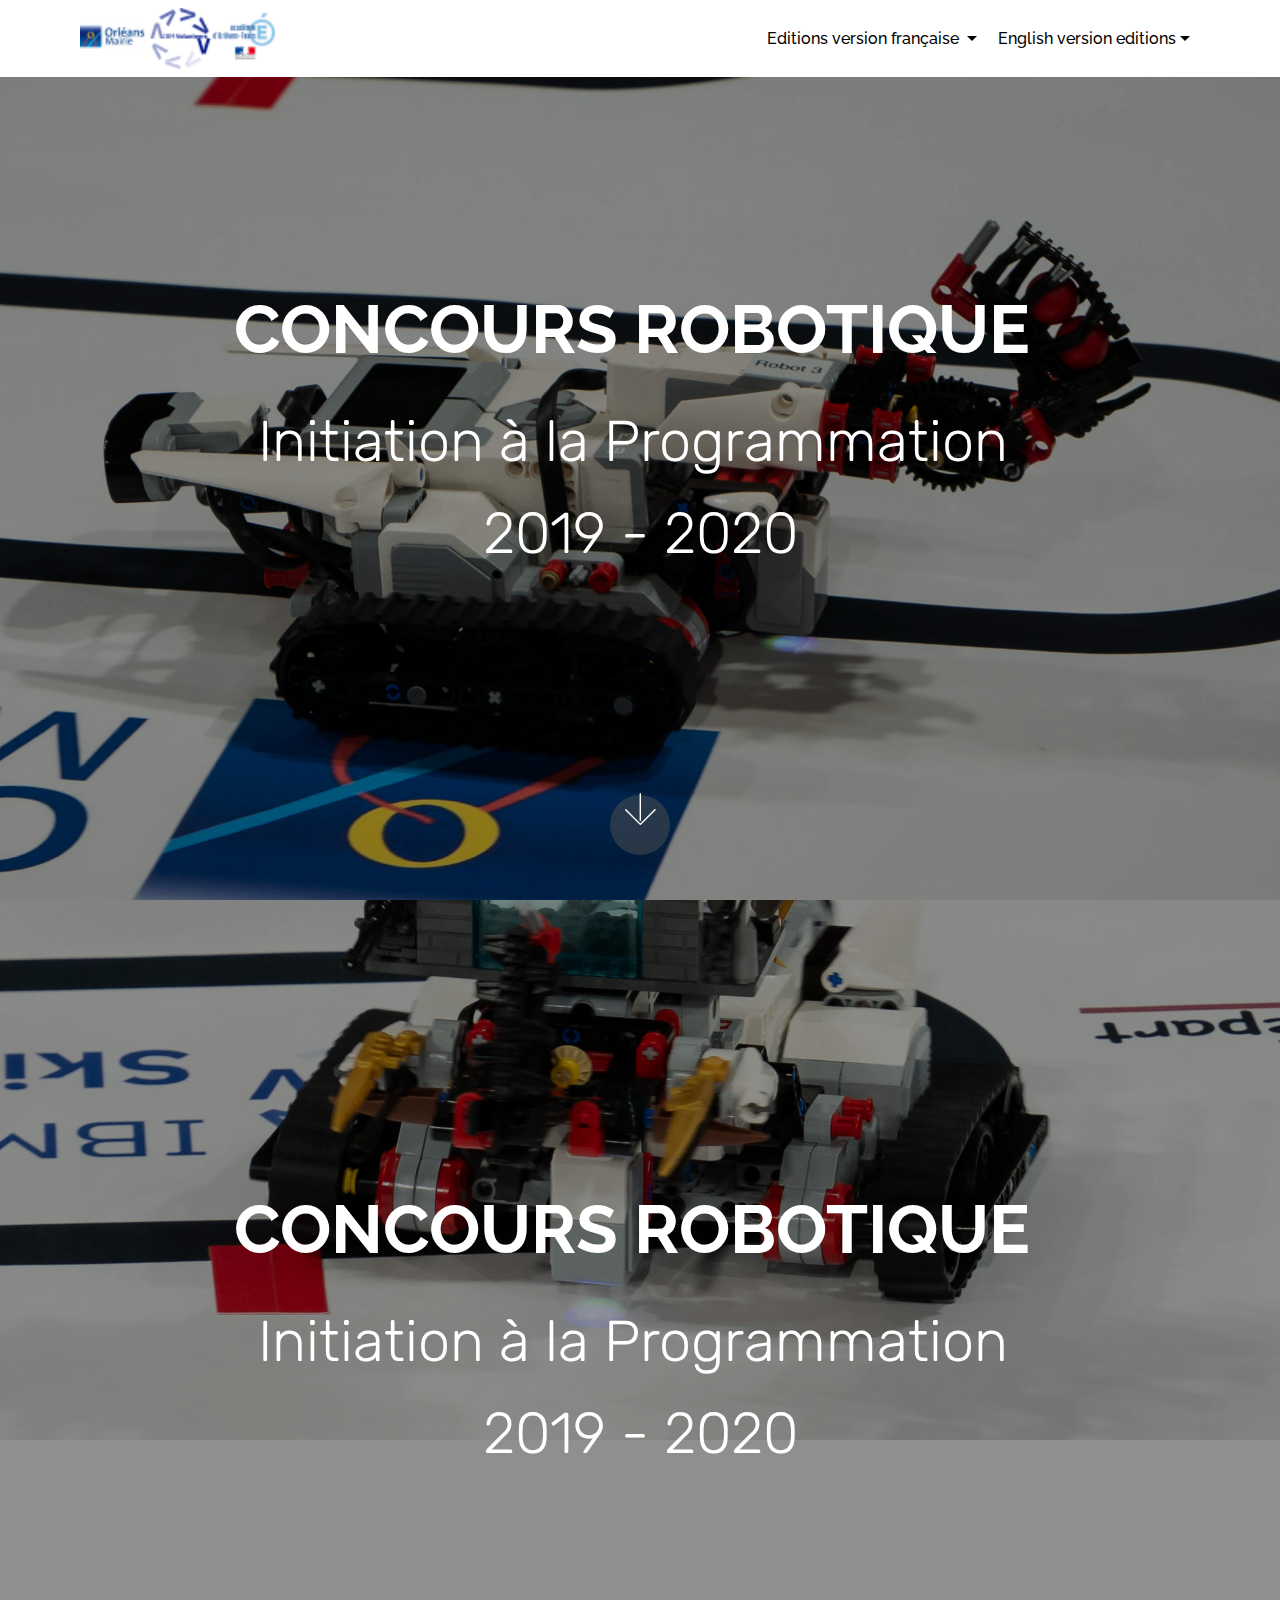
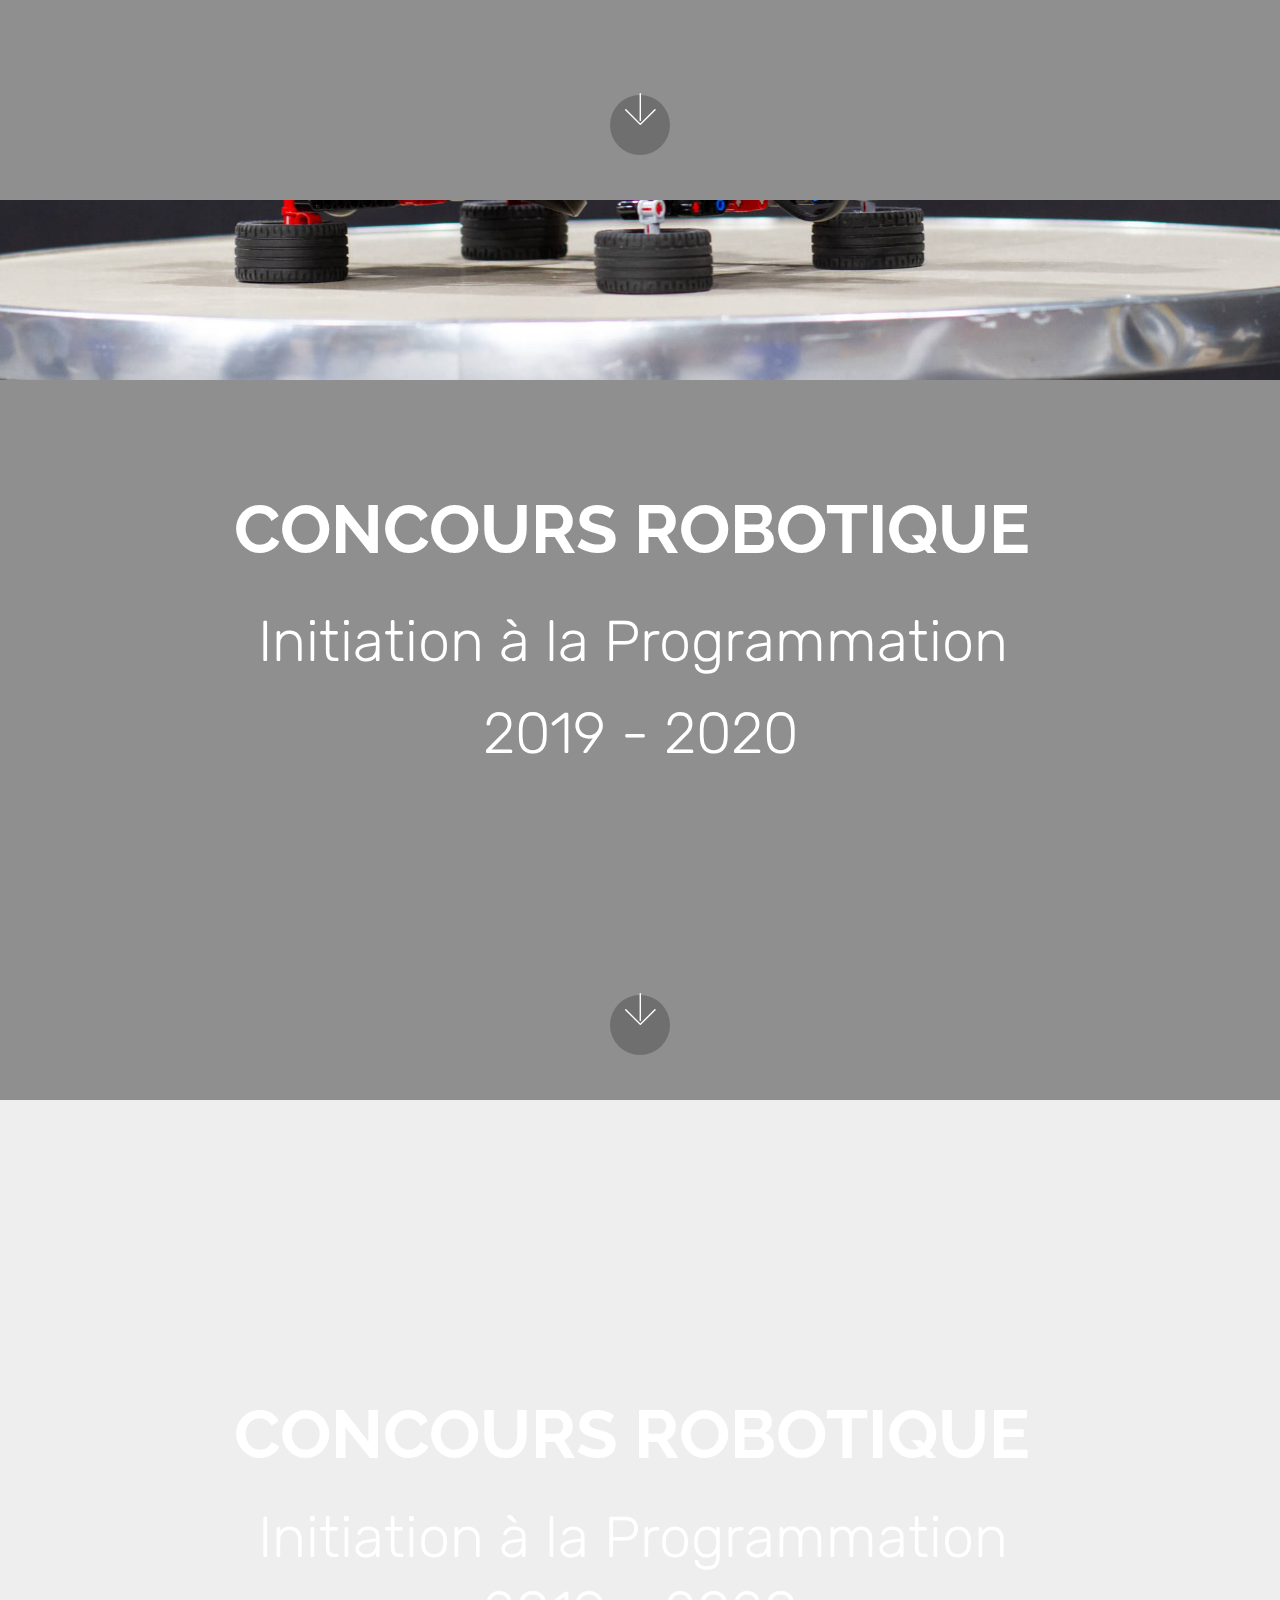
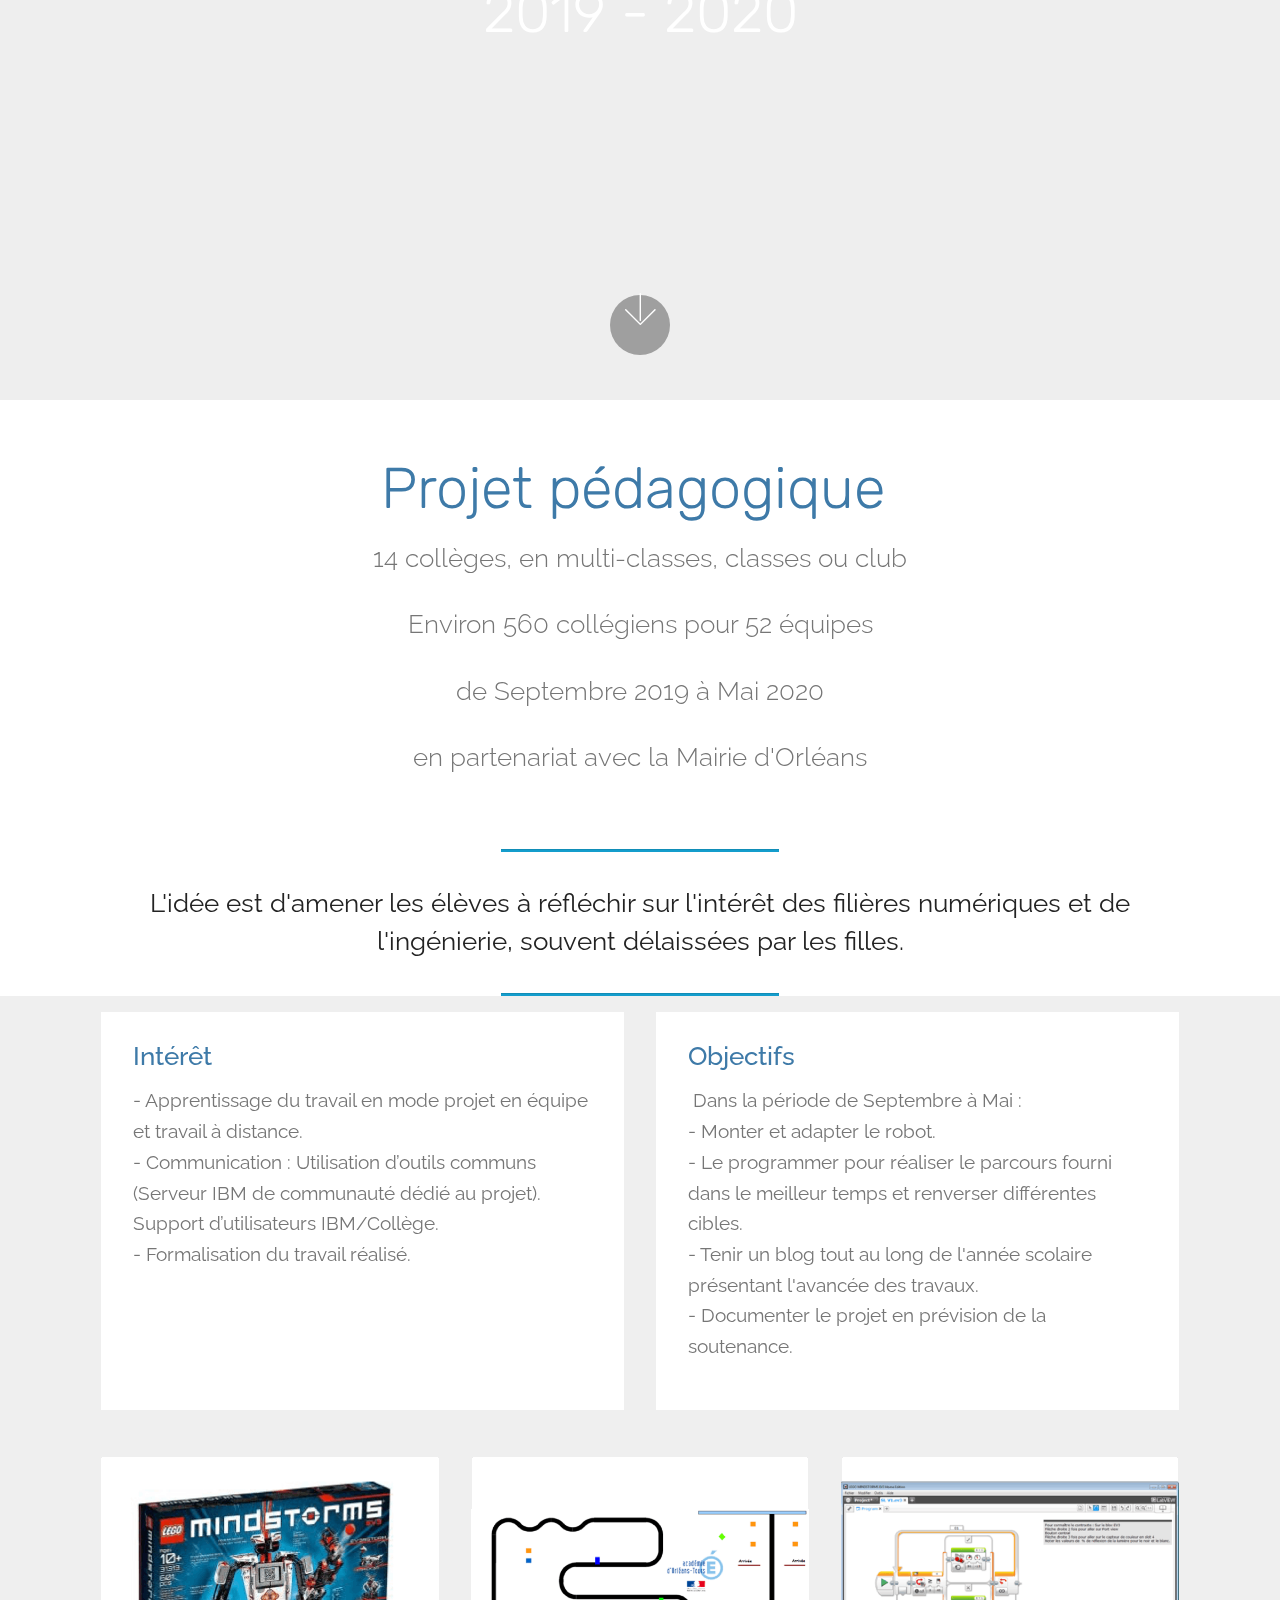
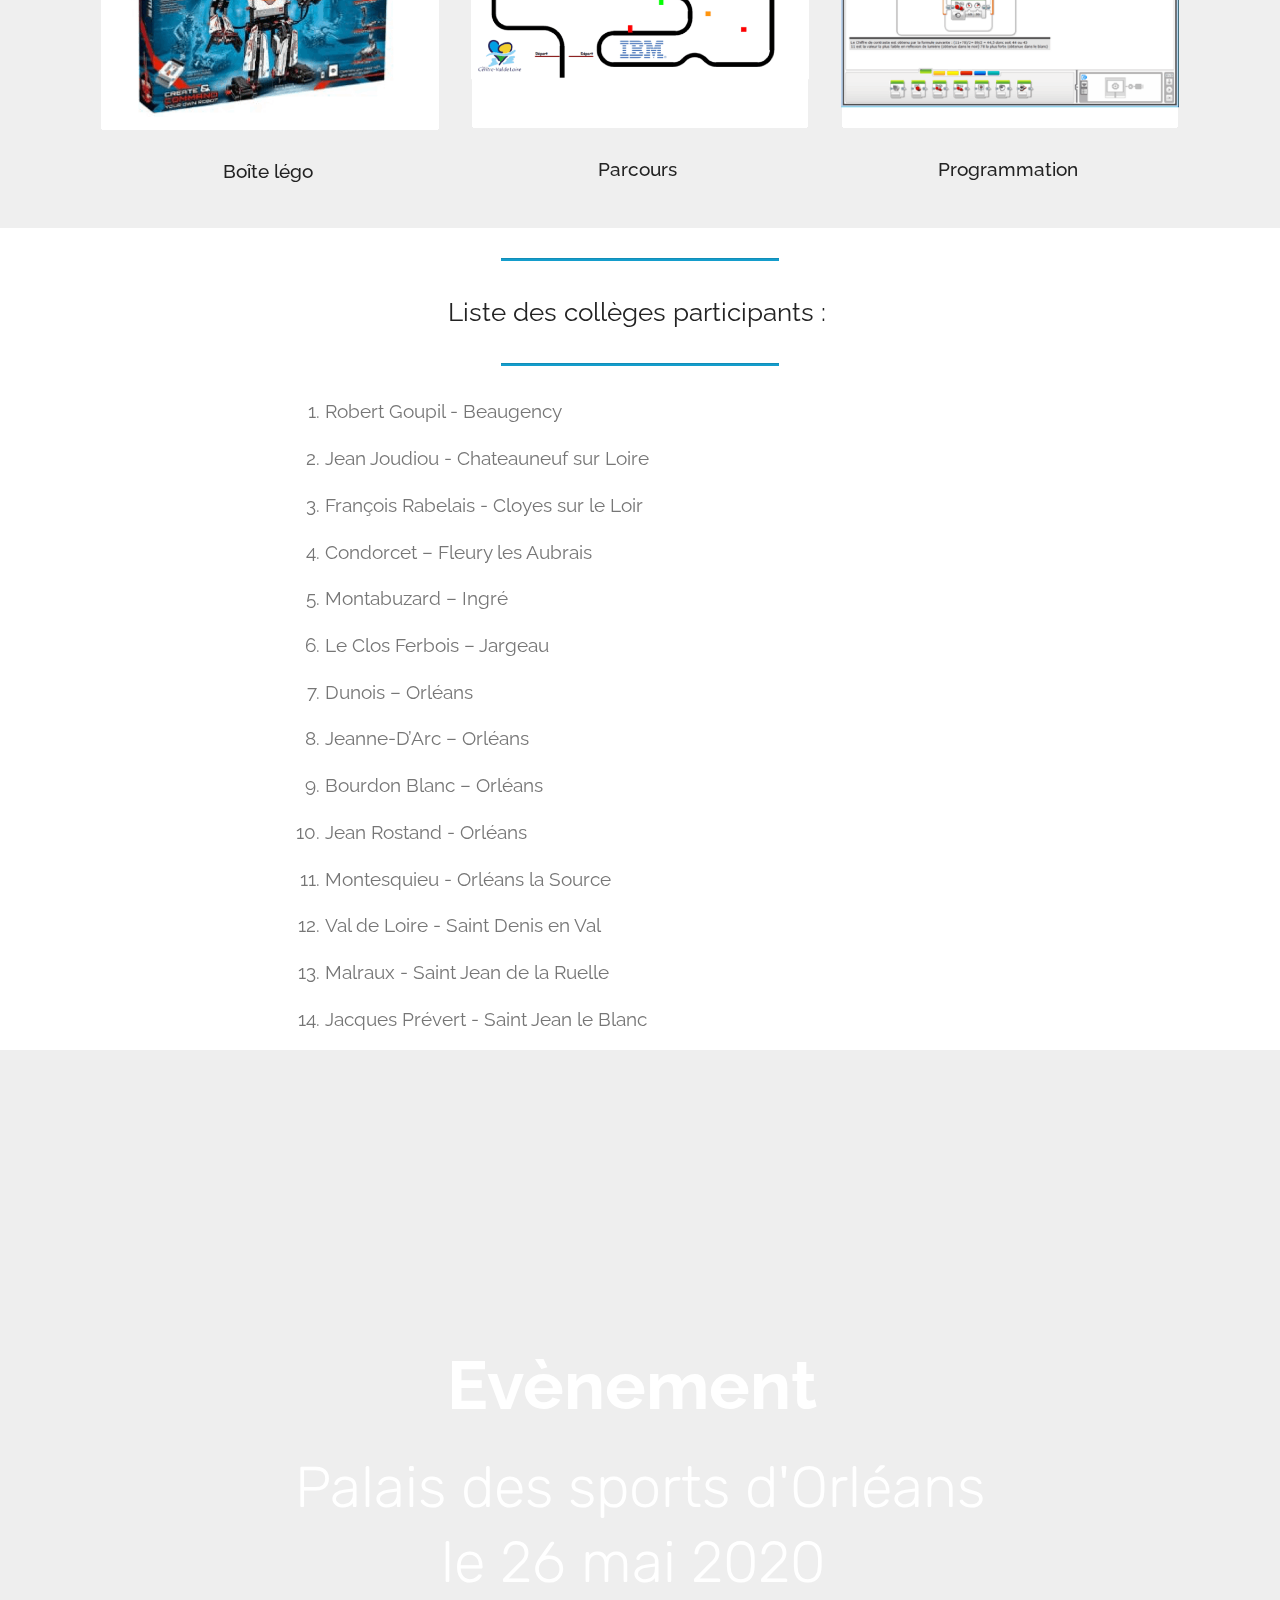
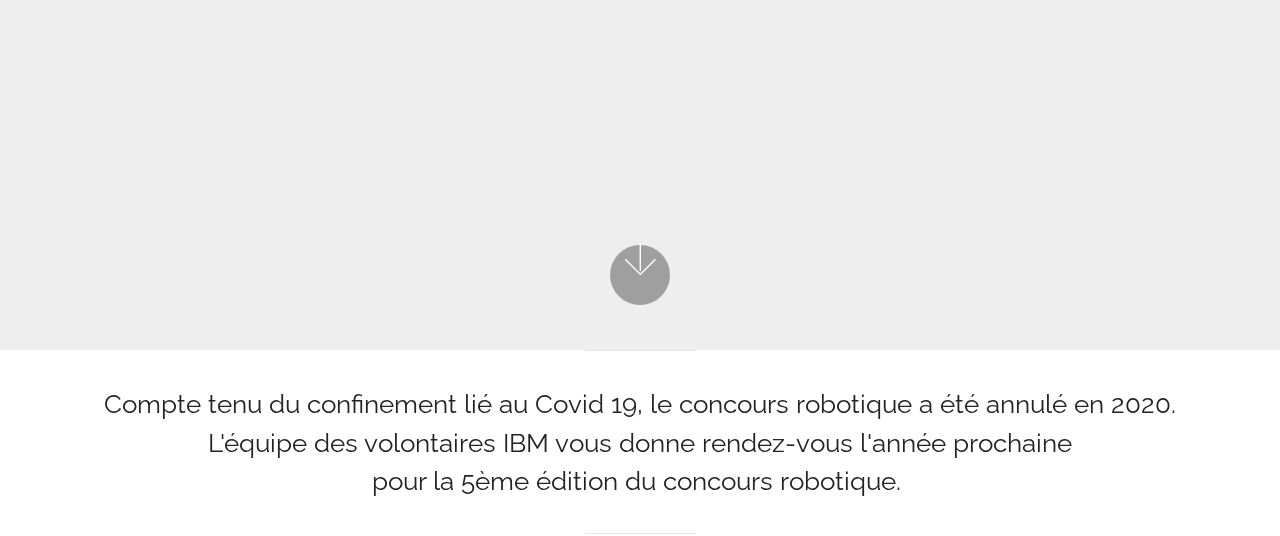
<file: index.html>
<!DOCTYPE html>
<html >
<head>
  <!-- Site made with Mobirise Website Builder v4.8.10, https://mobirise.com -->
  <meta charset="UTF-8">
  <meta http-equiv="X-UA-Compatible" content="IE=edge">
  <meta name="generator" content="Mobirise v4.8.10, mobirise.com">
  <meta name="viewport" content="width=device-width, initial-scale=1, minimum-scale=1">
  <link rel="shortcut icon" href="assets/images/3-logos-bis-122x38.png" type="image/x-icon">
  <meta name="description" content="">
  <title>4ème Edition 2019-2020</title>
  <link rel="stylesheet" href="assets/web/assets/mobirise-icons/mobirise-icons.css">
  <link rel="stylesheet" href="assets/tether/tether.min.css">
  <link rel="stylesheet" href="assets/bootstrap/css/bootstrap.min.css">
  <link rel="stylesheet" href="assets/bootstrap/css/bootstrap-grid.min.css">
  <link rel="stylesheet" href="assets/bootstrap/css/bootstrap-reboot.min.css">
  <link rel="stylesheet" href="assets/dropdown/css/style.css">
  <link rel="stylesheet" href="assets/theme/css/style.css">
  <link rel="stylesheet" href="assets/mobirise/css/mbr-additional.css" type="text/css">
  
  
  
</head>
<body>
  <section class="menu cid-rV5fCGsjKR" once="menu" id="menu2-b2">

    

    <nav class="navbar navbar-expand beta-menu navbar-dropdown align-items-center navbar-fixed-top navbar-toggleable-sm">
        <button class="navbar-toggler navbar-toggler-right" type="button" data-toggle="collapse" data-target="#navbarSupportedContent" aria-controls="navbarSupportedContent" aria-expanded="false" aria-label="Toggle navigation">
            <div class="hamburger">
                <span></span>
                <span></span>
                <span></span>
                <span></span>
            </div>
        </button>
        <div class="menu-logo">
            <div class="navbar-brand">
                <span class="navbar-logo">
                    <a href="index.html">
                        <img src="assets/images/3-logos-bis-122x38.png" alt="Mobirise" title="" style="height: 3.8rem;">
                    </a>
                </span>
                
            </div>
        </div>
        <div class="collapse navbar-collapse" id="navbarSupportedContent">
            <ul class="navbar-nav nav-dropdown nav-right" data-app-modern-menu="true"><li class="nav-item dropdown"><a class="nav-link link text-black dropdown-toggle display-4" href="index.html" aria-expanded="false" data-toggle="dropdown-submenu">&nbsp;Editions version française&nbsp;</a><div class="dropdown-menu"><a class="text-black dropdown-item display-4" href="index.html" aria-expanded="false">4ème Edition 2019-2020</a><a class="text-black dropdown-item display-4" href="1.html" aria-expanded="false">3ème Edition 2018-2019</a><a class="text-black dropdown-item display-4" href="page3.html" aria-expanded="false">2ème Edition 2017-2018</a><a class="text-black dropdown-item display-4" href="page5.html" aria-expanded="false">1ère Edition 2016-2017</a></div></li><li class="nav-item dropdown open"><a class="nav-link link text-black dropdown-toggle display-4" href="page5.html" aria-expanded="true" data-toggle="dropdown-submenu">English version editions</a><div class="dropdown-menu"><a class="text-black dropdown-item display-4" href="page2.html" aria-expanded="false">3rd Edition 2018-2019</a><a class="text-black dropdown-item display-4" href="page4.html" aria-expanded="false">2nd Edition 2017-2018</a><a class="text-black dropdown-item display-4" href="page6.html" aria-expanded="false">1st Edition 2016-2017</a></div></li></ul>
            
        </div>
    </nav>
</section>

<section class="engine"><a href="https://mobirise.info/m">free website design templates</a></section><section class="header6 cid-rV5fCH8ZpE mbr-fullscreen mbr-parallax-background" id="header6-b3">

    

    <div class="mbr-overlay" style="opacity: 0.4; background-color: rgb(0, 0, 0);">
    </div>

    <div class="container">
        <div class="row justify-content-md-center">
            <div class="mbr-white col-md-10">
                <h1 class="mbr-section-title align-center mbr-bold pb-3 mbr-fonts-style display-1">CONCOURS ROBOTIQUE&nbsp;</h1>
                <p class="mbr-text align-center pb-3 mbr-fonts-style display-2">
                    Initiation à la Programmation&nbsp;<br>2019 - 2020</p>
                
            </div>
        </div>
    </div>

    <div class="mbr-arrow hidden-sm-down" aria-hidden="true">
        <a href="#next">
            <i class="mbri-down mbr-iconfont"></i>
        </a>
    </div>
</section>

<section class="header6 cid-rV5FeY9fJu mbr-fullscreen mbr-parallax-background" id="header6-c4">

    

    <div class="mbr-overlay" style="opacity: 0.4; background-color: rgb(0, 0, 0);">
    </div>

    <div class="container">
        <div class="row justify-content-md-center">
            <div class="mbr-white col-md-10">
                <h1 class="mbr-section-title align-center mbr-bold pb-3 mbr-fonts-style display-1">CONCOURS ROBOTIQUE&nbsp;</h1>
                <p class="mbr-text align-center pb-3 mbr-fonts-style display-2">
                    Initiation à la Programmation&nbsp;<br>2019 - 2020</p>
                
            </div>
        </div>
    </div>

    <div class="mbr-arrow hidden-sm-down" aria-hidden="true">
        <a href="#next">
            <i class="mbri-down mbr-iconfont"></i>
        </a>
    </div>
</section>

<section class="header6 cid-rV5Ey2ViiL mbr-fullscreen mbr-parallax-background" id="header6-c2">

    

    <div class="mbr-overlay" style="opacity: 0.4; background-color: rgb(0, 0, 0);">
    </div>

    <div class="container">
        <div class="row justify-content-md-center">
            <div class="mbr-white col-md-10">
                <h1 class="mbr-section-title align-center mbr-bold pb-3 mbr-fonts-style display-1">CONCOURS ROBOTIQUE&nbsp;</h1>
                <p class="mbr-text align-center pb-3 mbr-fonts-style display-2">
                    Initiation à la Programmation&nbsp;<br>2019 - 2020</p>
                
            </div>
        </div>
    </div>

    <div class="mbr-arrow hidden-sm-down" aria-hidden="true">
        <a href="#next">
            <i class="mbri-down mbr-iconfont"></i>
        </a>
    </div>
</section>

<section class="cid-rV5EQVwPd4 mbr-fullscreen mbr-parallax-background" id="header2-c3">

    

    

    <div class="container align-center">
        <div class="row justify-content-md-center">
            <div class="mbr-white col-md-10">
                <h1 class="mbr-section-title mbr-bold pb-3 mbr-fonts-style display-1">CONCOURS ROBOTIQUE&nbsp;</h1>
                <h3 class="mbr-section-subtitle align-center mbr-light pb-3 mbr-fonts-style display-2">Initiation à la Programmation&nbsp;<div>2019 - 2020</div></h3>
                <p class="mbr-text pb-3 mbr-fonts-style display-5"></p>
                
            </div>
        </div>
    </div>
    <div class="mbr-arrow hidden-sm-down" aria-hidden="true">
        <a href="#next">
            <i class="mbri-down mbr-iconfont"></i>
        </a>
    </div>
</section>

<section class="mbr-section content4 cid-rV5fCHF4jq" id="content4-b4">

    

    <div class="container">
        <div class="media-container-row">
            <div class="title col-12 col-md-8">
                <h2 class="align-center pb-3 mbr-fonts-style display-2">Projet pédagogique&nbsp;</h2>
                <h3 class="mbr-section-subtitle align-center mbr-light mbr-fonts-style display-5">14 collèges, en multi-classes, classes ou club<br>&nbsp;<br><div>Environ 560 collégiens pour 52 équipes</div><br><div>de Septembre 2019 à Mai 2020</div><br><div>en partenariat avec la Mairie d'Orléans</div><br><div><br></div></h3>
                
            </div>
        </div>
    </div>
</section>

<section class="mbr-section article content9 cid-rV5fCI7CIX" id="content9-b5">
    
     

    <div class="container">
        <div class="inner-container" style="width: 100%;">
            <hr class="line" style="width: 25%;">
            <div class="section-text align-center mbr-fonts-style display-5">L'idée est d'amener les élèves à réfléchir sur l'intérêt des filières numériques et de l'ingénierie, souvent délaissées par les filles.</div>
            <hr class="line" style="width: 25%;">
        </div>
        </div>
</section>

<section class="features4 cid-rV5fCIy6Xs" id="features4-b6">
    
         

    
    <div class="container">
        <div class="media-container-row">
            <div class="card p-3 col-12 col-md-6">
                <div class="card-wrapper media-container-row media-container-row">
                    <div class="card-box">
                        <h4 class="card-title pb-3 mbr-fonts-style display-5">Intérêt&nbsp;</h4>
                        <p class="mbr-text mbr-fonts-style display-7">- Apprentissage du travail en mode projet en équipe et travail à distance.<br>	- Communication : Utilisation d’outils communs (Serveur IBM de communauté dédié au projet). Support d’utilisateurs IBM/Collège. <br>	- Formalisation du travail réalisé.<br><br><br><br></p>
                    </div>
                </div>
            </div>

            <div class="card p-3 col-12 col-md-6 col-12 col-md-6">
                <div class="card-wrapper media-container-row">
                    <div class="card-box">
                        <h4 class="card-title pb-3 mbr-fonts-style display-5">Objectifs&nbsp;</h4>
                        <p class="mbr-text mbr-fonts-style display-7">&nbsp;Dans la période de Septembre à Mai :<br>	- Monter et adapter le robot. &nbsp;<br>	- Le programmer pour réaliser le parcours fourni dans le meilleur temps et renverser différentes cibles.<br>	- Tenir un blog tout au long de l'année scolaire présentant l'avancée des travaux.<br>- Documenter le projet en prévision de la soutenance.&nbsp;<br></p>
                    </div>
                </div>
            </div>

            

            
        </div>
    </div>
</section>

<section class="features2 cid-rV5fCJbL9H" id="features2-b7">

    

    
    
    <div class="container">
        <div class="media-container-row">
            <div class="card p-3 col-12 col-md-6 col-lg-4">
                <div class="card-wrapper">
                    <div class="card-img">
                        <img src="assets/images/lego2-634x512.png" alt="Mobirise" title="">
                    </div>
                    <div class="card-box">
                        <h4 class="card-title pb-3 mbr-fonts-style display-7">Boîte légo&nbsp;</h4>
                        
                    </div>
                </div>
            </div>

            <div class="card p-3 col-12 col-md-6 col-lg-4">
                <div class="card-wrapper">
                    <div class="card-img">
                        <img src="assets/images/parcours2-638x512.png" alt="Mobirise" title="">
                    </div>
                    <div class="card-box ">
                        <h4 class="card-title pb-3 mbr-fonts-style display-7">Parcours&nbsp;</h4>
                        
                    </div>
                </div>
            </div>

            <div class="card p-3 col-12 col-md-6 col-lg-4">
                <div class="card-wrapper">
                    <div class="card-img">
                        <img src="assets/images/programmation2-638x512.png" alt="Mobirise" title="">
                    </div>
                    <div class="card-box">
                        <h4 class="card-title pb-3 mbr-fonts-style display-7">Programmation&nbsp;</h4>
                        
                    </div>
                </div>
            </div>

            
        </div>
    </div>
</section>

<section class="mbr-section article content9 cid-rV5fCJMR3Y" id="content9-b8">
    
     

    <div class="container">
        <div class="inner-container" style="width: 100%;">
            <hr class="line" style="width: 25%;">
            <div class="section-text align-center mbr-fonts-style display-5">Liste des collèges participants :&nbsp;</div>
            <hr class="line" style="width: 25%;">
        </div>
        </div>
</section>

<section class="mbr-section article content11 cid-rV5fCK9ckX" id="content11-b9">
     

    <div class="container">
        <div class="media-container-row">
            <div class="mbr-text counter-container col-12 col-md-8 mbr-fonts-style display-7">
                <ol>
                    <li>Robert Goupil - Beaugency</li><li>Jean Joudiou - Chateauneuf sur Loire</li><li>François Rabelais - Cloyes sur le Loir</li><li>Condorcet – Fleury les Aubrais &nbsp; &nbsp; &nbsp; &nbsp;</li><li>Montabuzard – Ingré &nbsp; </li><li>Le Clos Ferbois – Jargeau &nbsp; &nbsp; &nbsp; &nbsp; &nbsp; &nbsp; &nbsp; &nbsp; &nbsp; &nbsp; &nbsp;&nbsp;</li><li>Dunois – Orléans</li><li>Jeanne-D’Arc – Orléans</li><li>Bourdon Blanc – Orléans</li><li>Jean Rostand - Orléans &nbsp;</li><li>Montesquieu - Orléans la Source&nbsp;</li><li>Val de Loire - Saint Denis en Val &nbsp; &nbsp; &nbsp; &nbsp; &nbsp; &nbsp;&nbsp;</li><li>Malraux - Saint Jean de la Ruelle</li><li>Jacques Prévert - Saint Jean le Blanc</li>
                </ol>
            </div>
        </div>
    </div>
</section>

<section class="cid-rV5jIlELo8 mbr-fullscreen mbr-parallax-background" id="header2-c1">

    

    

    <div class="container align-center">
        <div class="row justify-content-md-center">
            <div class="mbr-white col-md-10">
                <h1 class="mbr-section-title mbr-bold pb-3 mbr-fonts-style display-1">Evènement&nbsp;</h1>
                <h3 class="mbr-section-subtitle align-center mbr-light pb-3 mbr-fonts-style display-2">Palais des sports d'Orléans <br>le 26 mai 2020&nbsp;</h3>
                <p class="mbr-text pb-3 mbr-fonts-style display-5"></p>
                
            </div>
        </div>
    </div>
    <div class="mbr-arrow hidden-sm-down" aria-hidden="true">
        <a href="#next">
            <i class="mbri-down mbr-iconfont"></i>
        </a>
    </div>
</section>

<section class="mbr-section article content9 cid-rV5fD12EVq" id="content9-c0">
    
     

    <div class="container">
        <div class="inner-container" style="width: 100%;">
            <hr class="line" style="width: 10%;">
            <div class="section-text align-center mbr-fonts-style display-5">Compte tenu du confinement lié au Covid 19, le concours robotique a été annulé en 2020.<br>L'équipe des volontaires IBM vous donne rendez-vous l'année prochaine <br>pour la 5ème édition du concours robotique.&nbsp;</div>
            <hr class="line" style="width: 10%;">
        </div>
        </div>
</section>


  <script src="assets/web/assets/jquery/jquery.min.js"></script>
  <script src="assets/popper/popper.min.js"></script>
  <script src="assets/tether/tether.min.js"></script>
  <script src="assets/bootstrap/js/bootstrap.min.js"></script>
  <script src="assets/smoothscroll/smooth-scroll.js"></script>
  <script src="assets/dropdown/js/script.min.js"></script>
  <script src="assets/touchswipe/jquery.touch-swipe.min.js"></script>
  <script src="assets/parallax/jarallax.min.js"></script>
  <script src="assets/theme/js/script.js"></script>
  
  
</body>
</html>
</file>
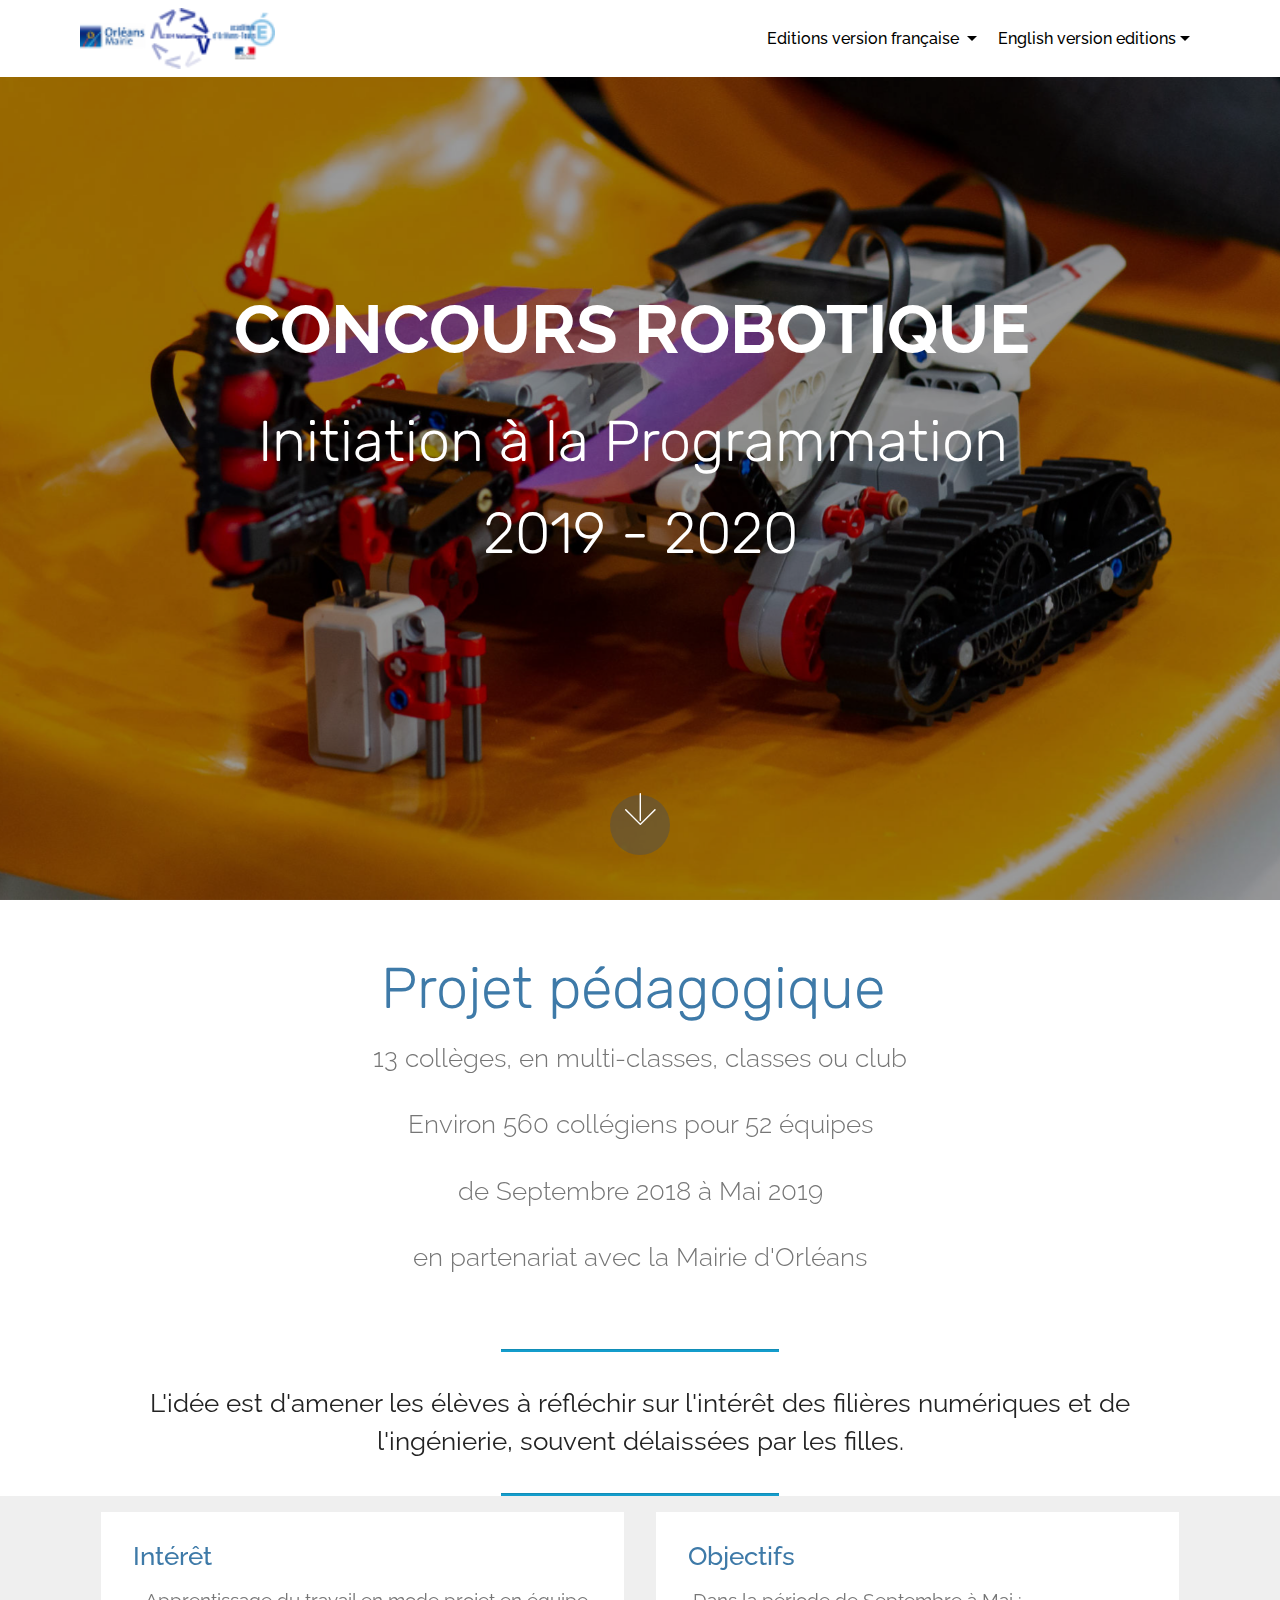
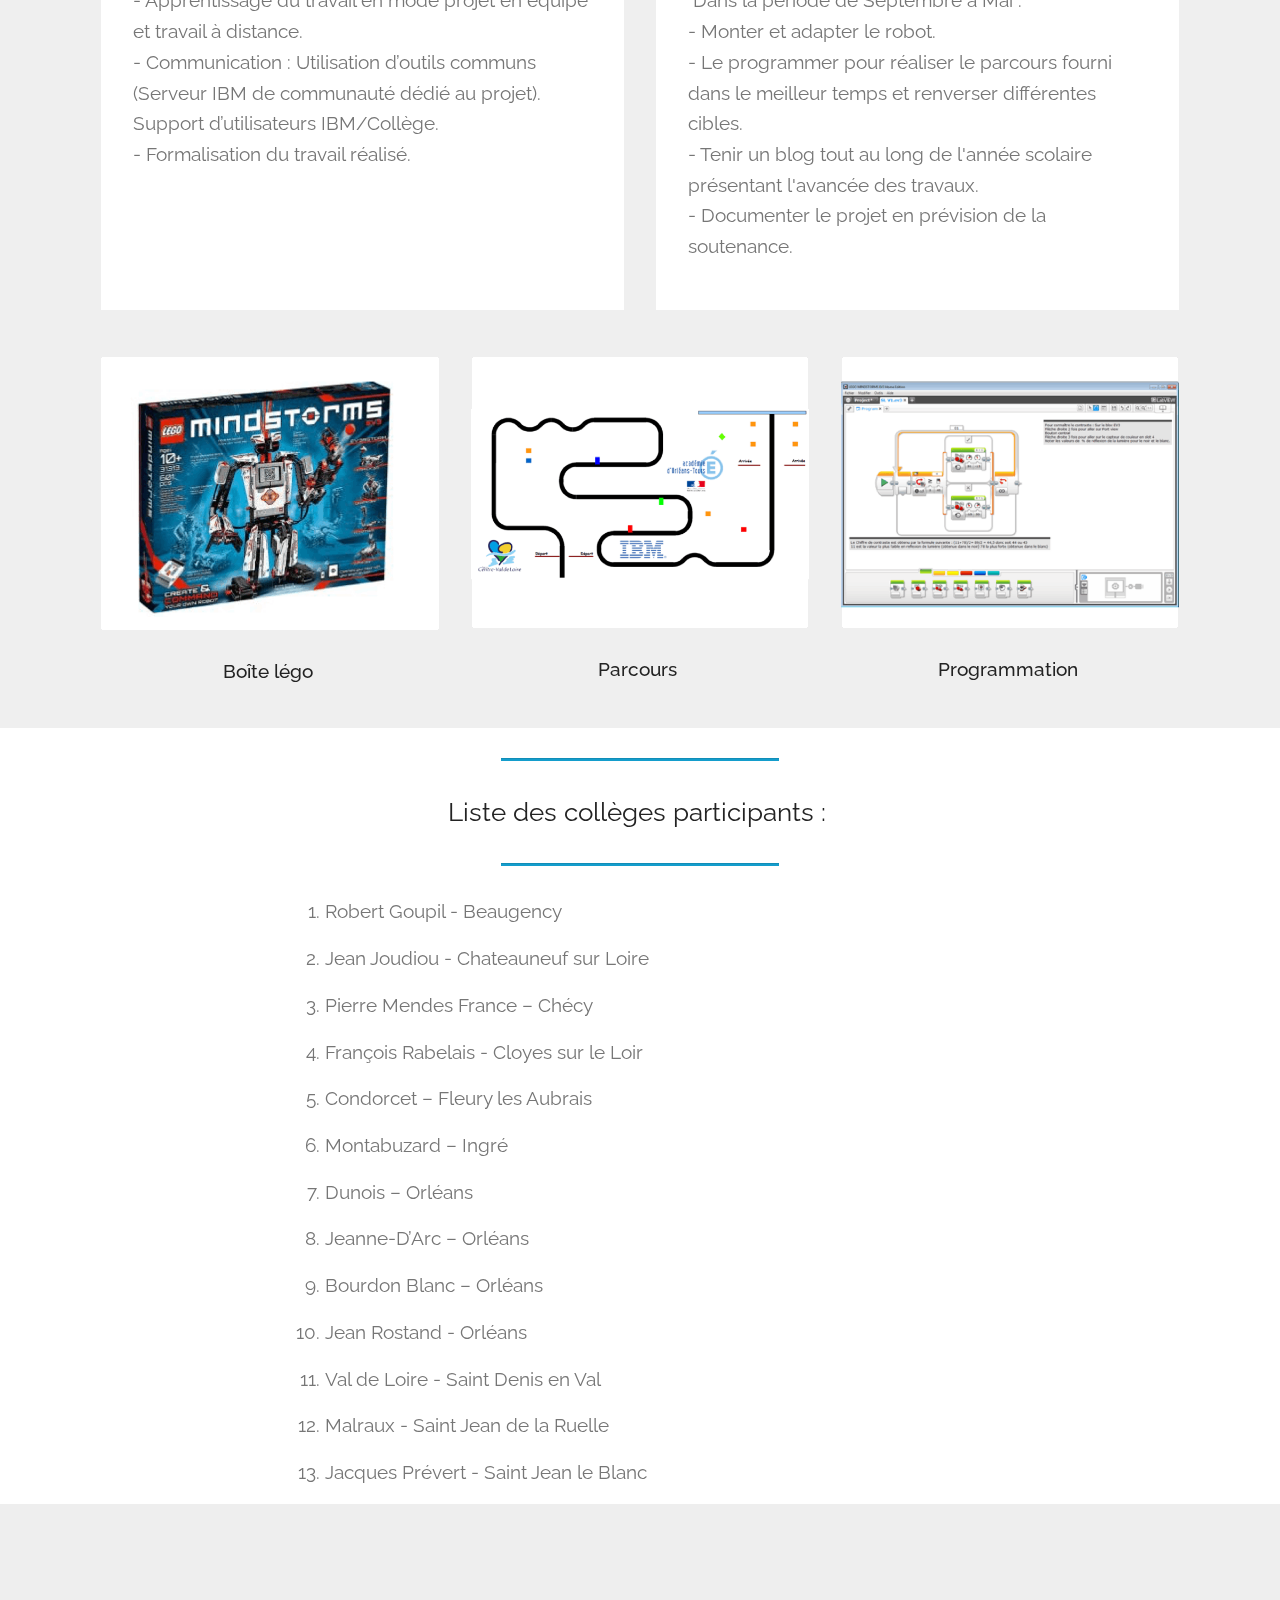
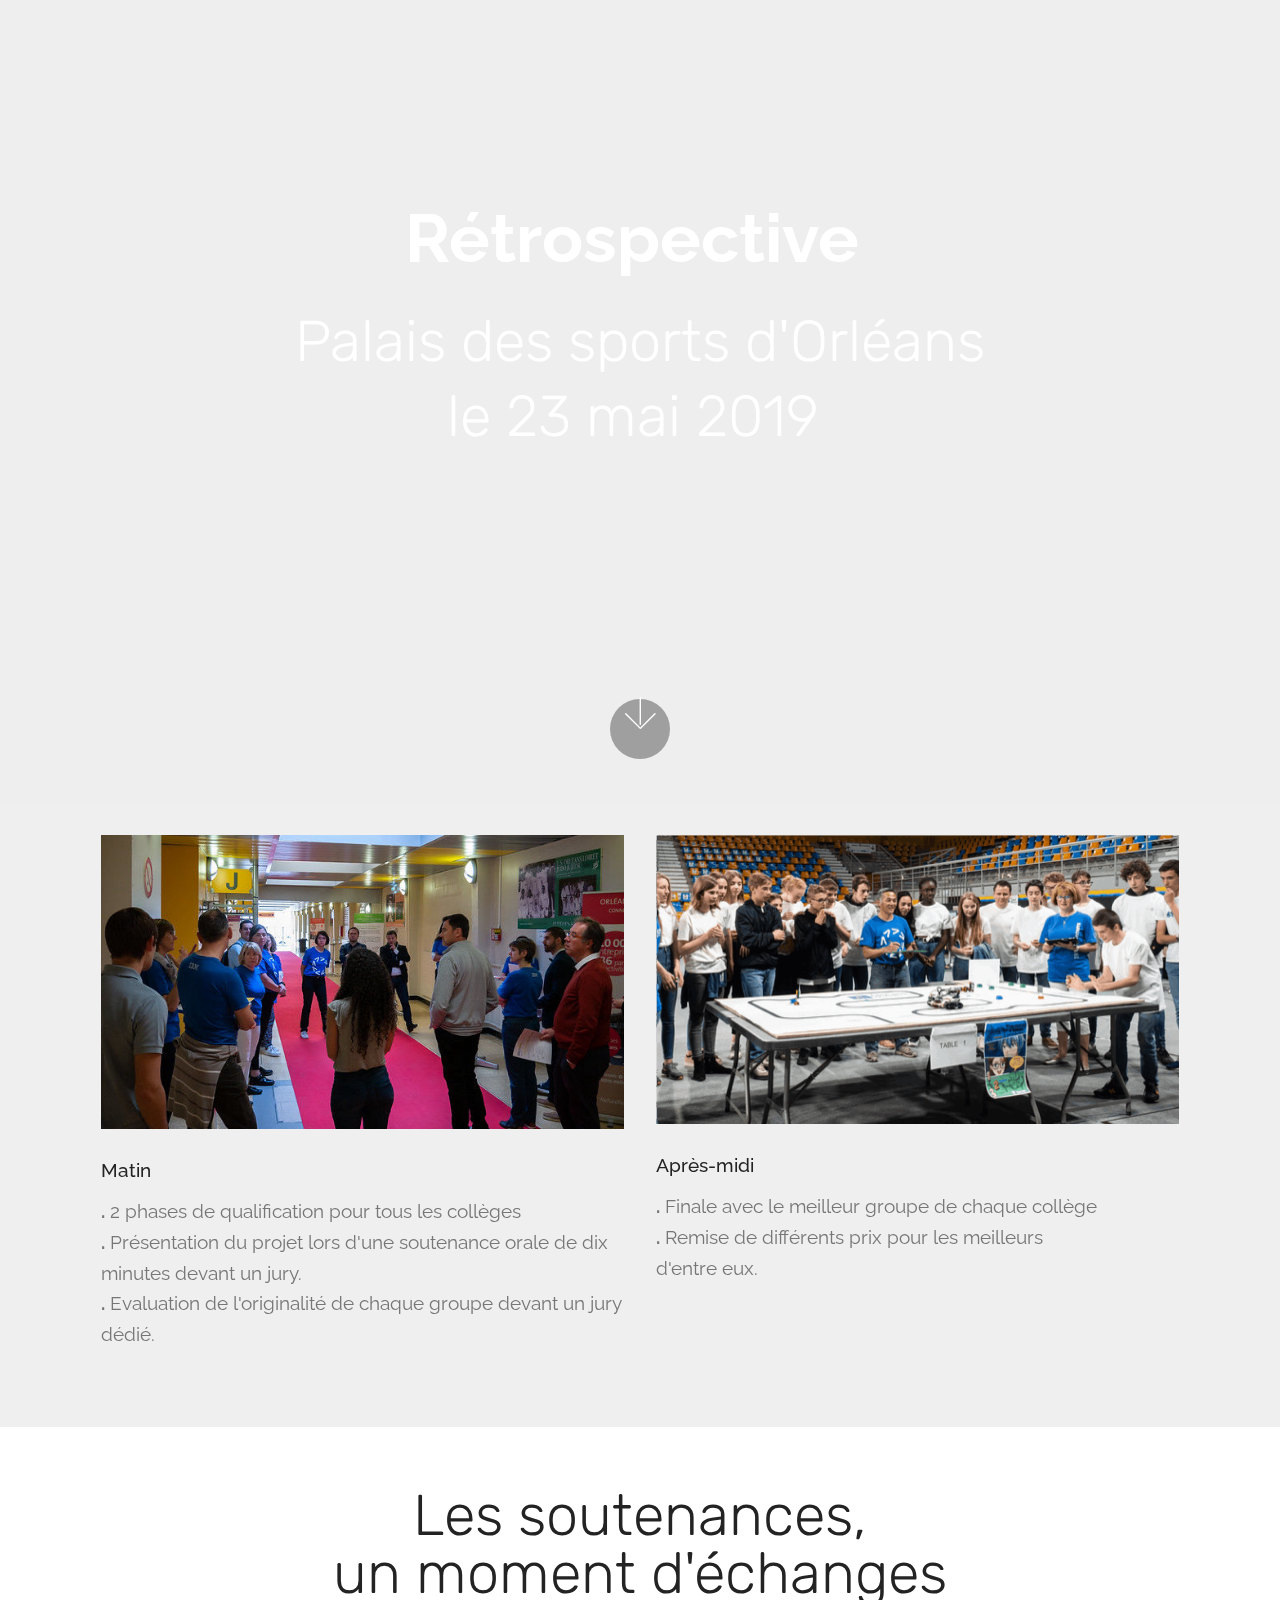
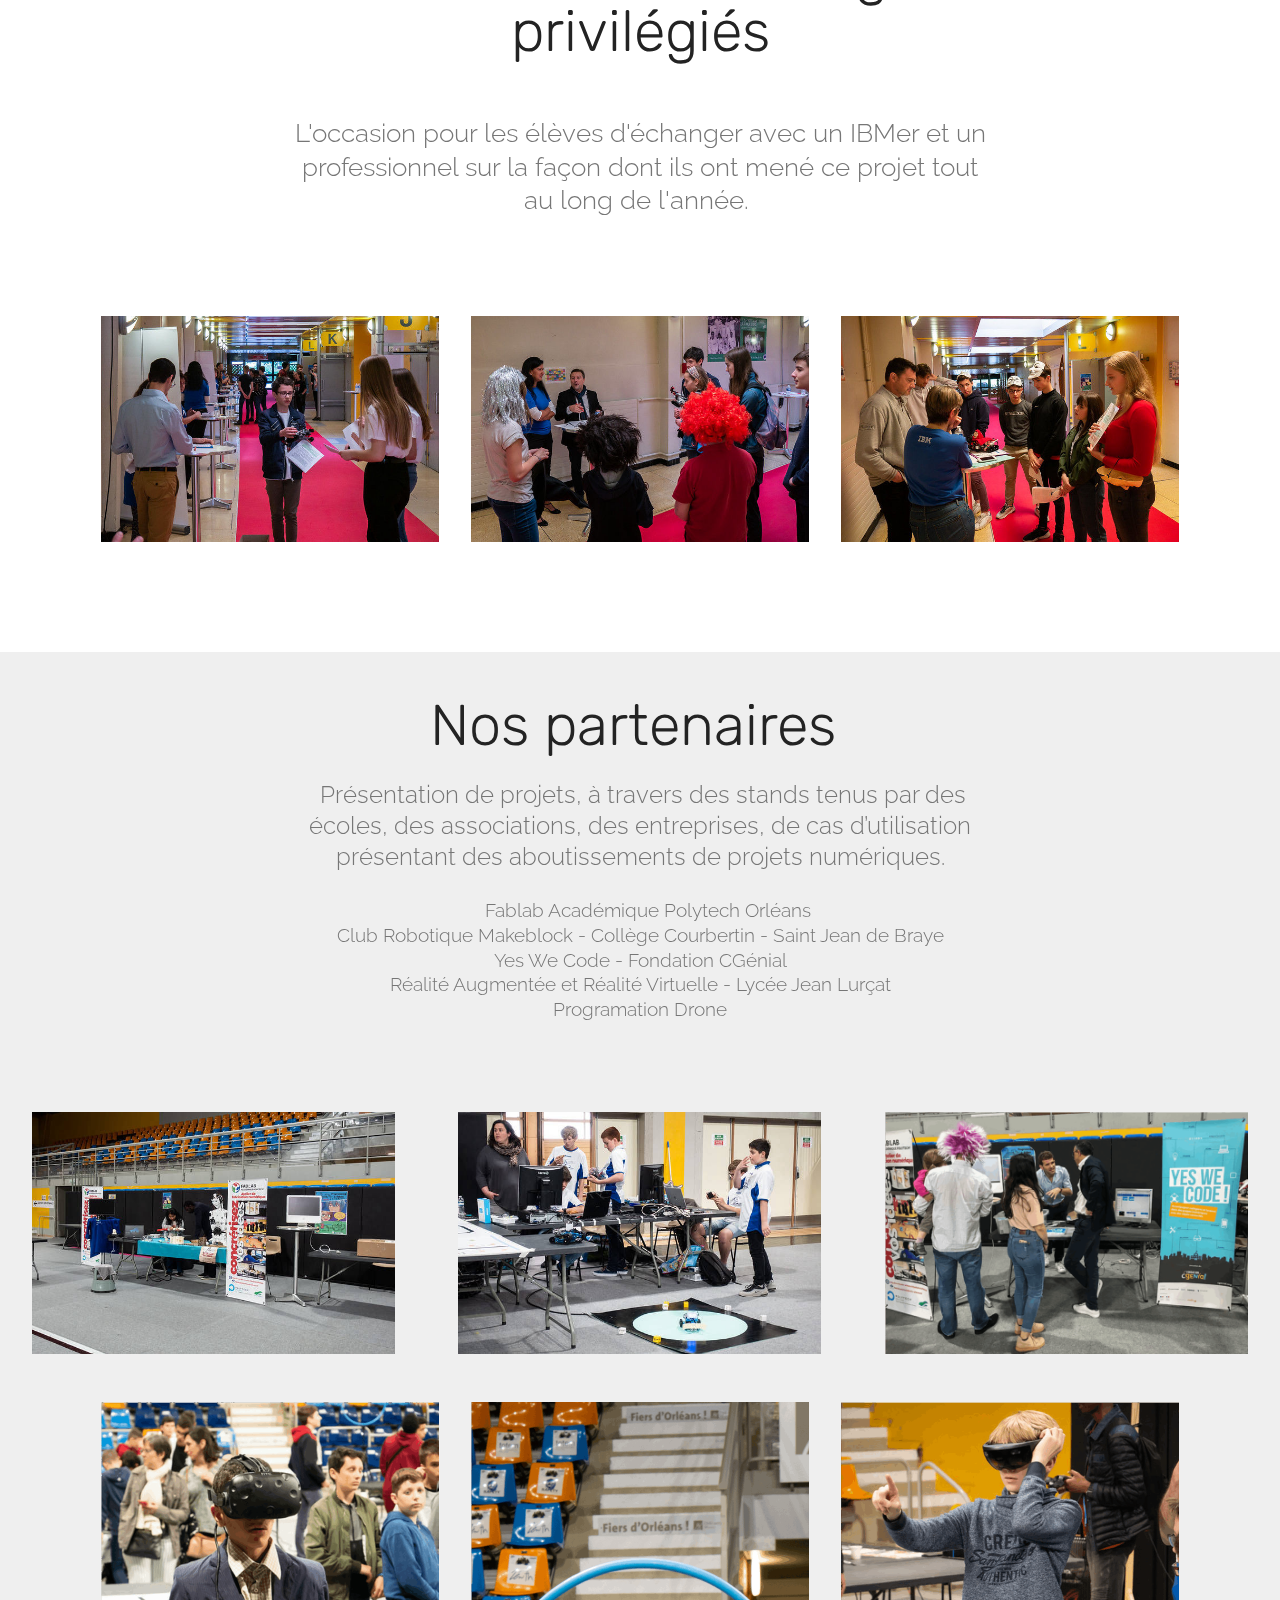
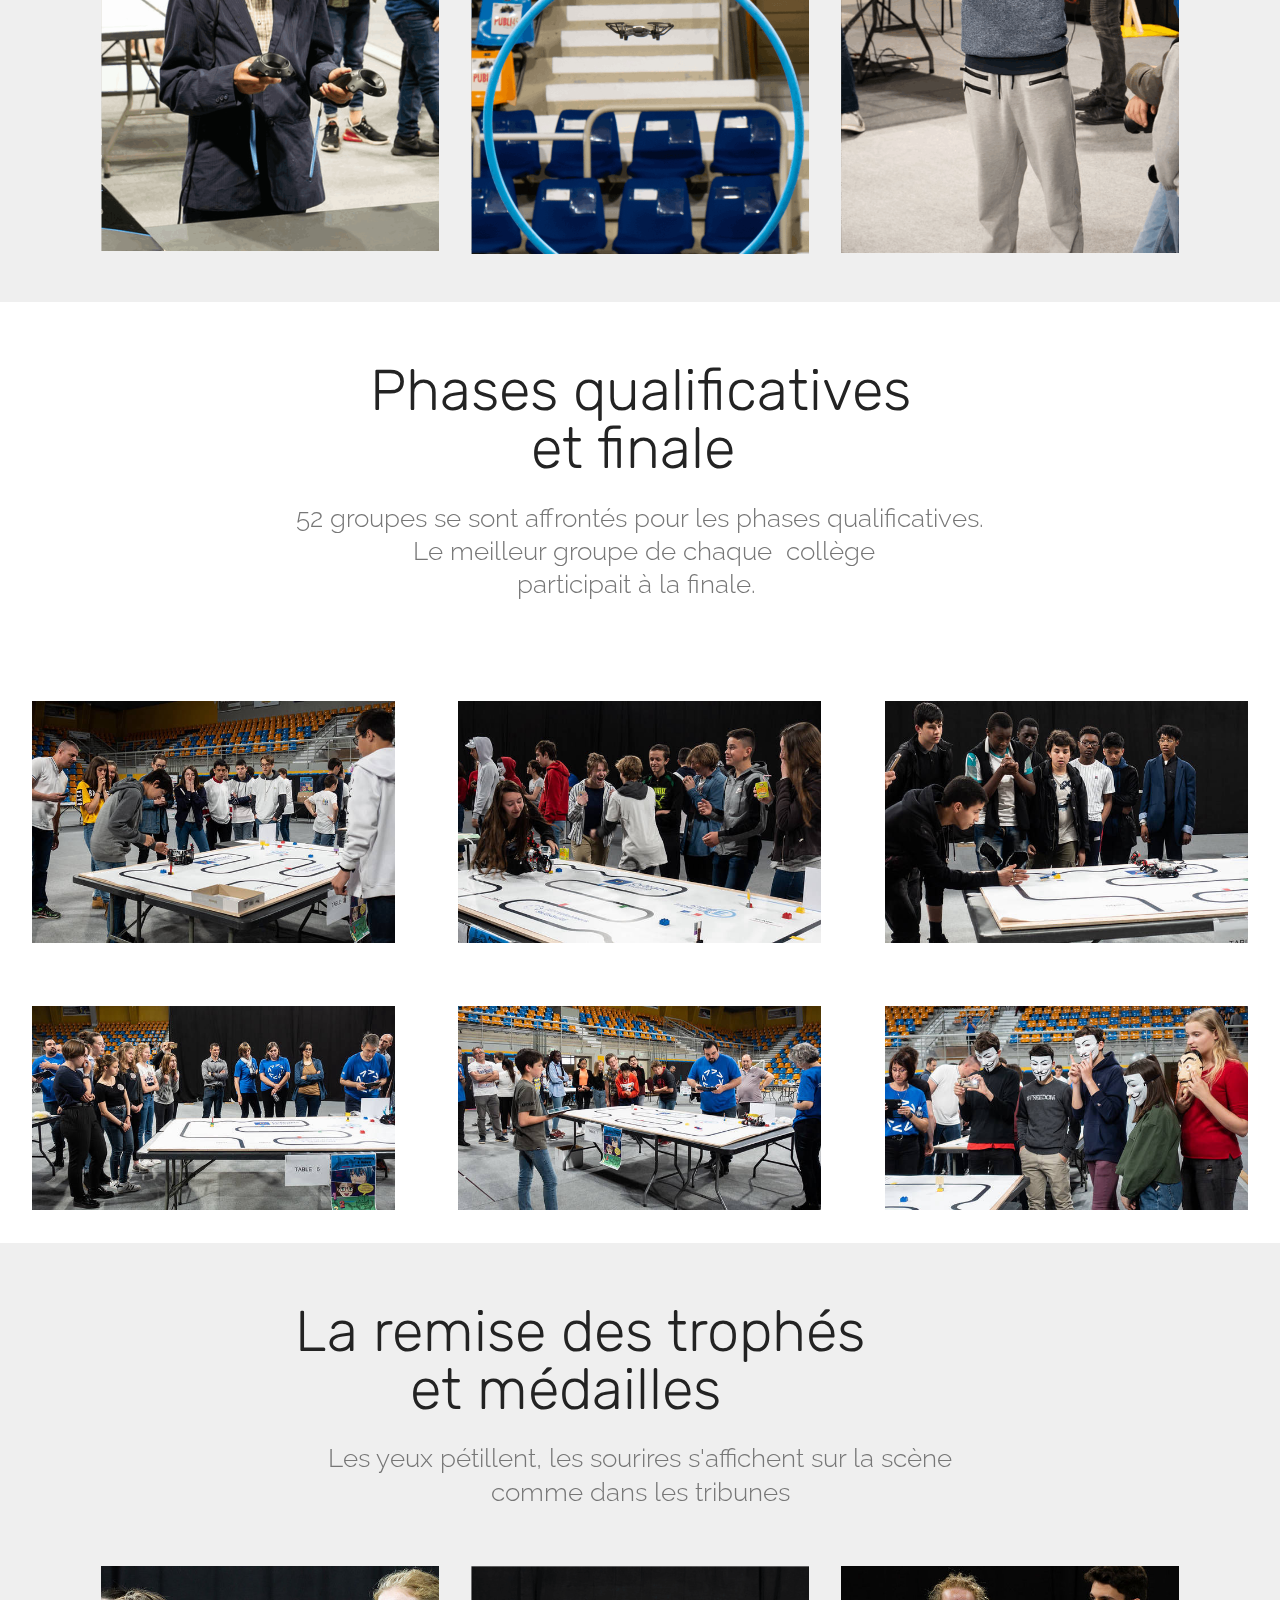
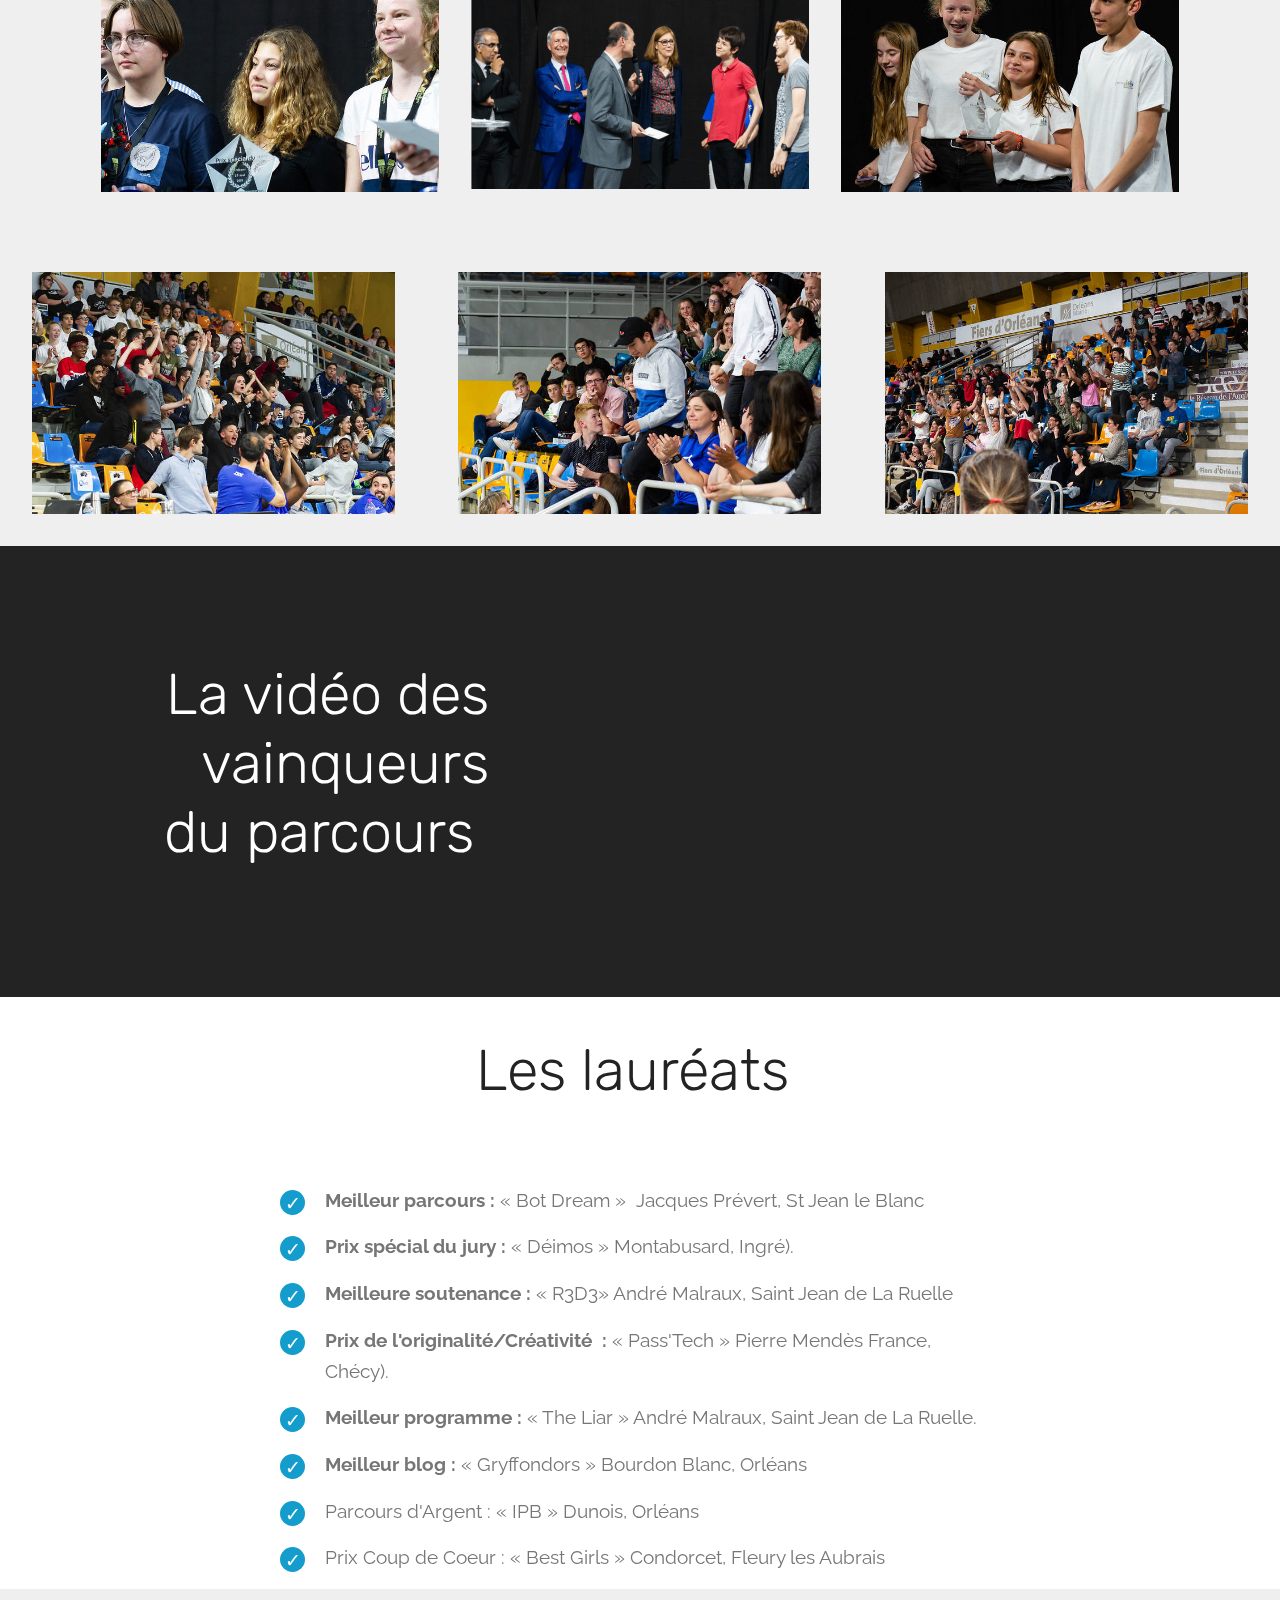
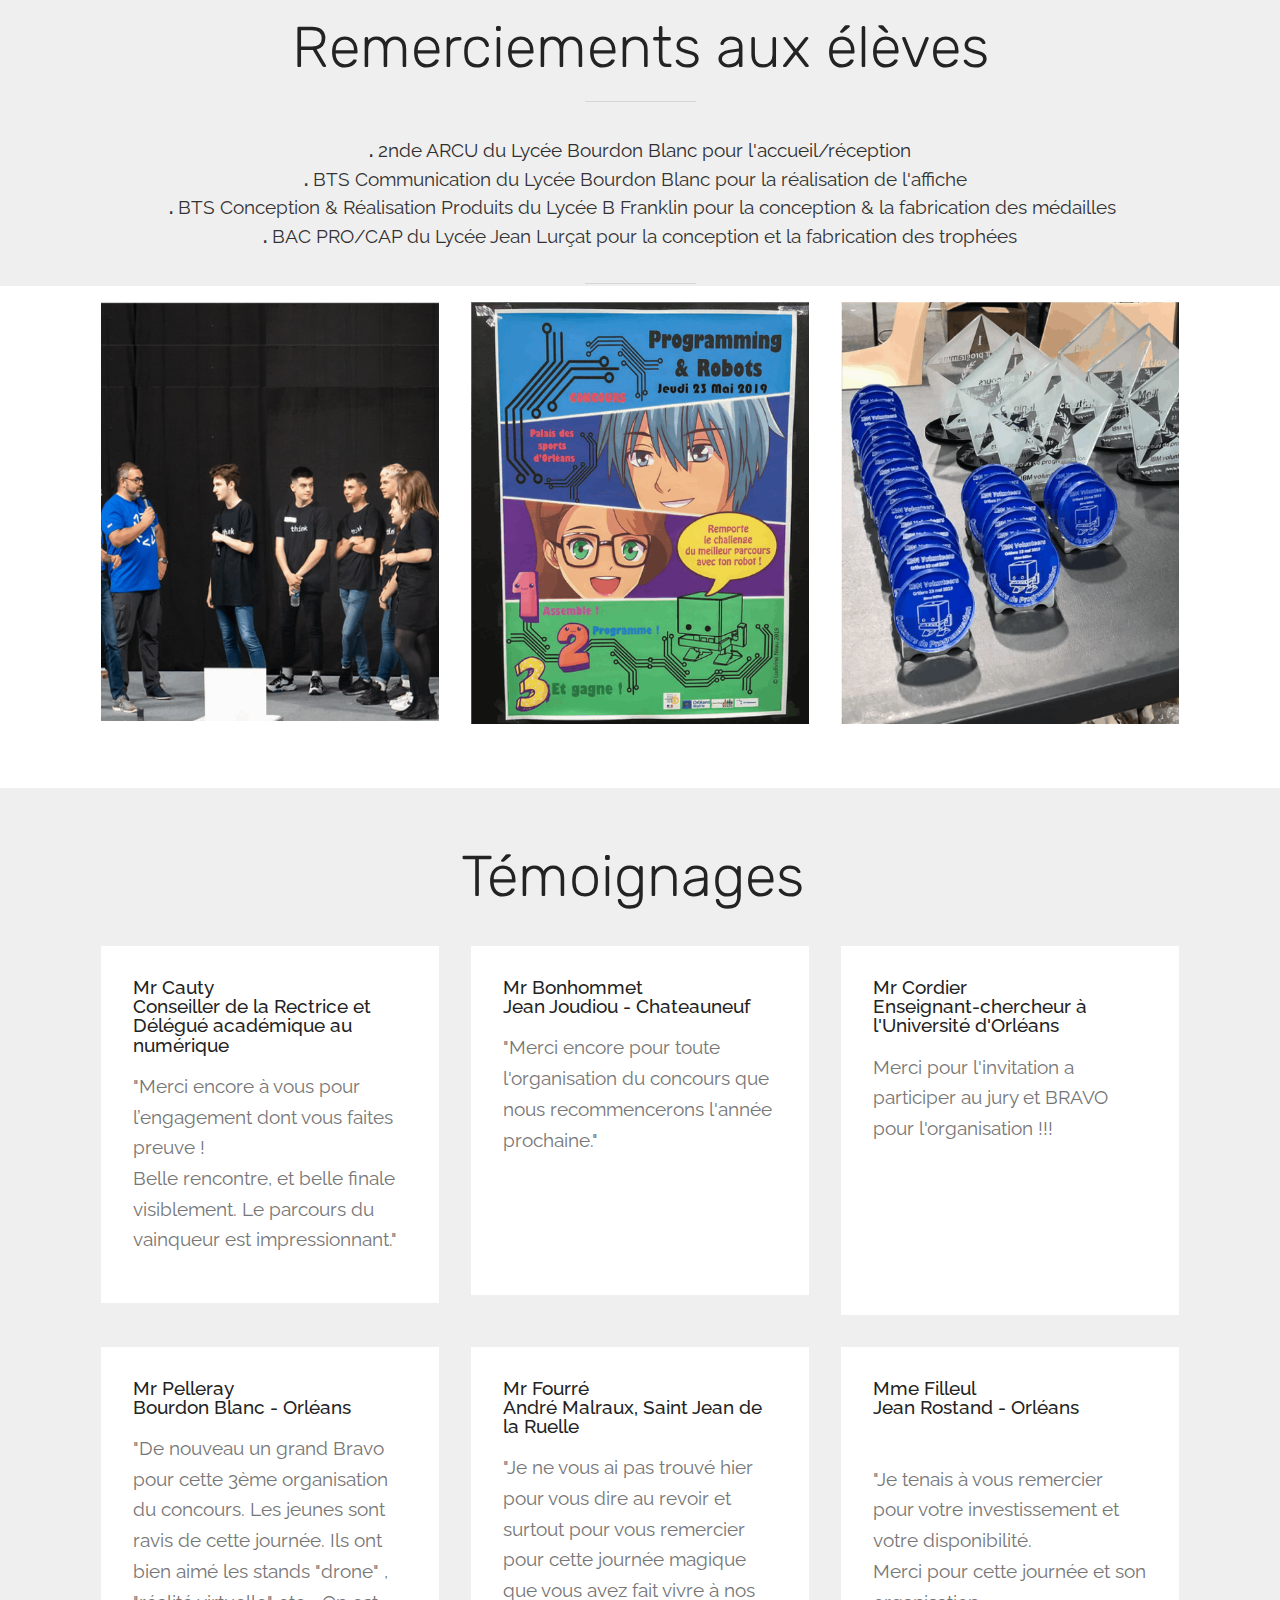
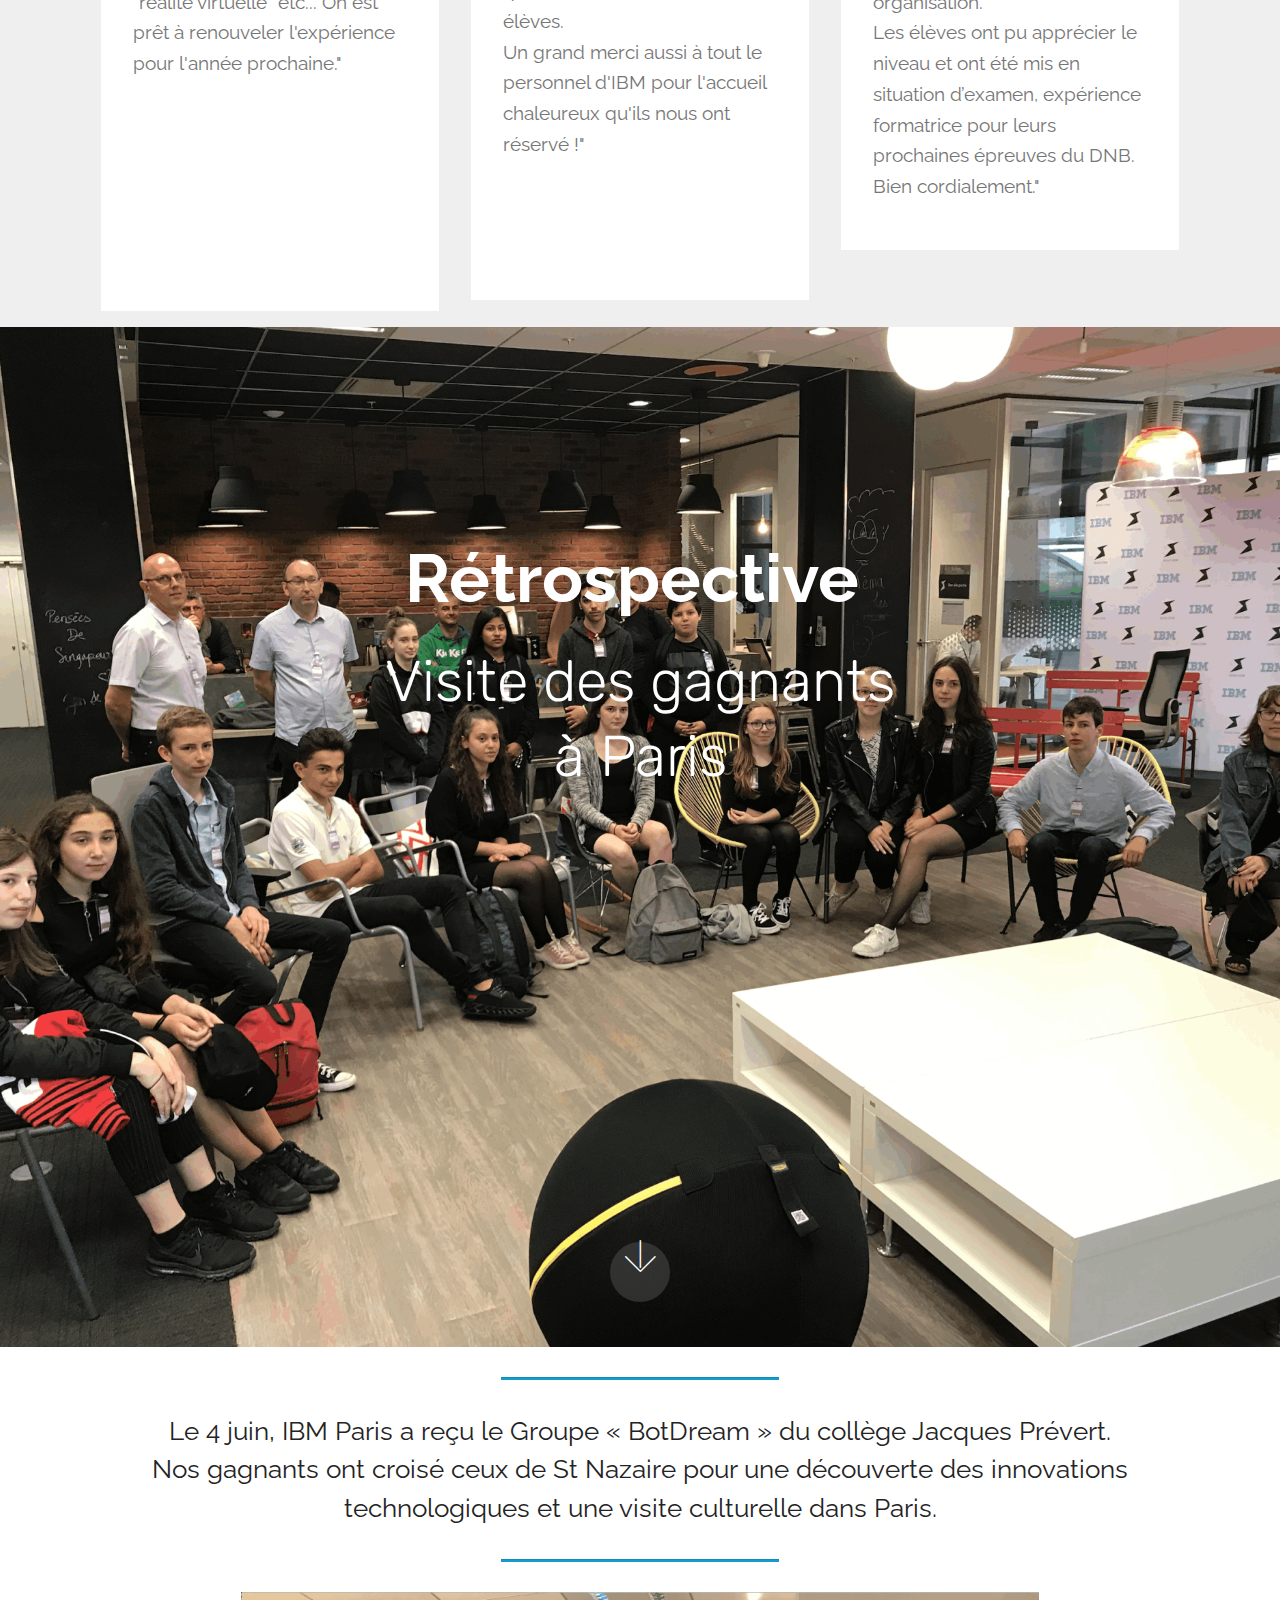
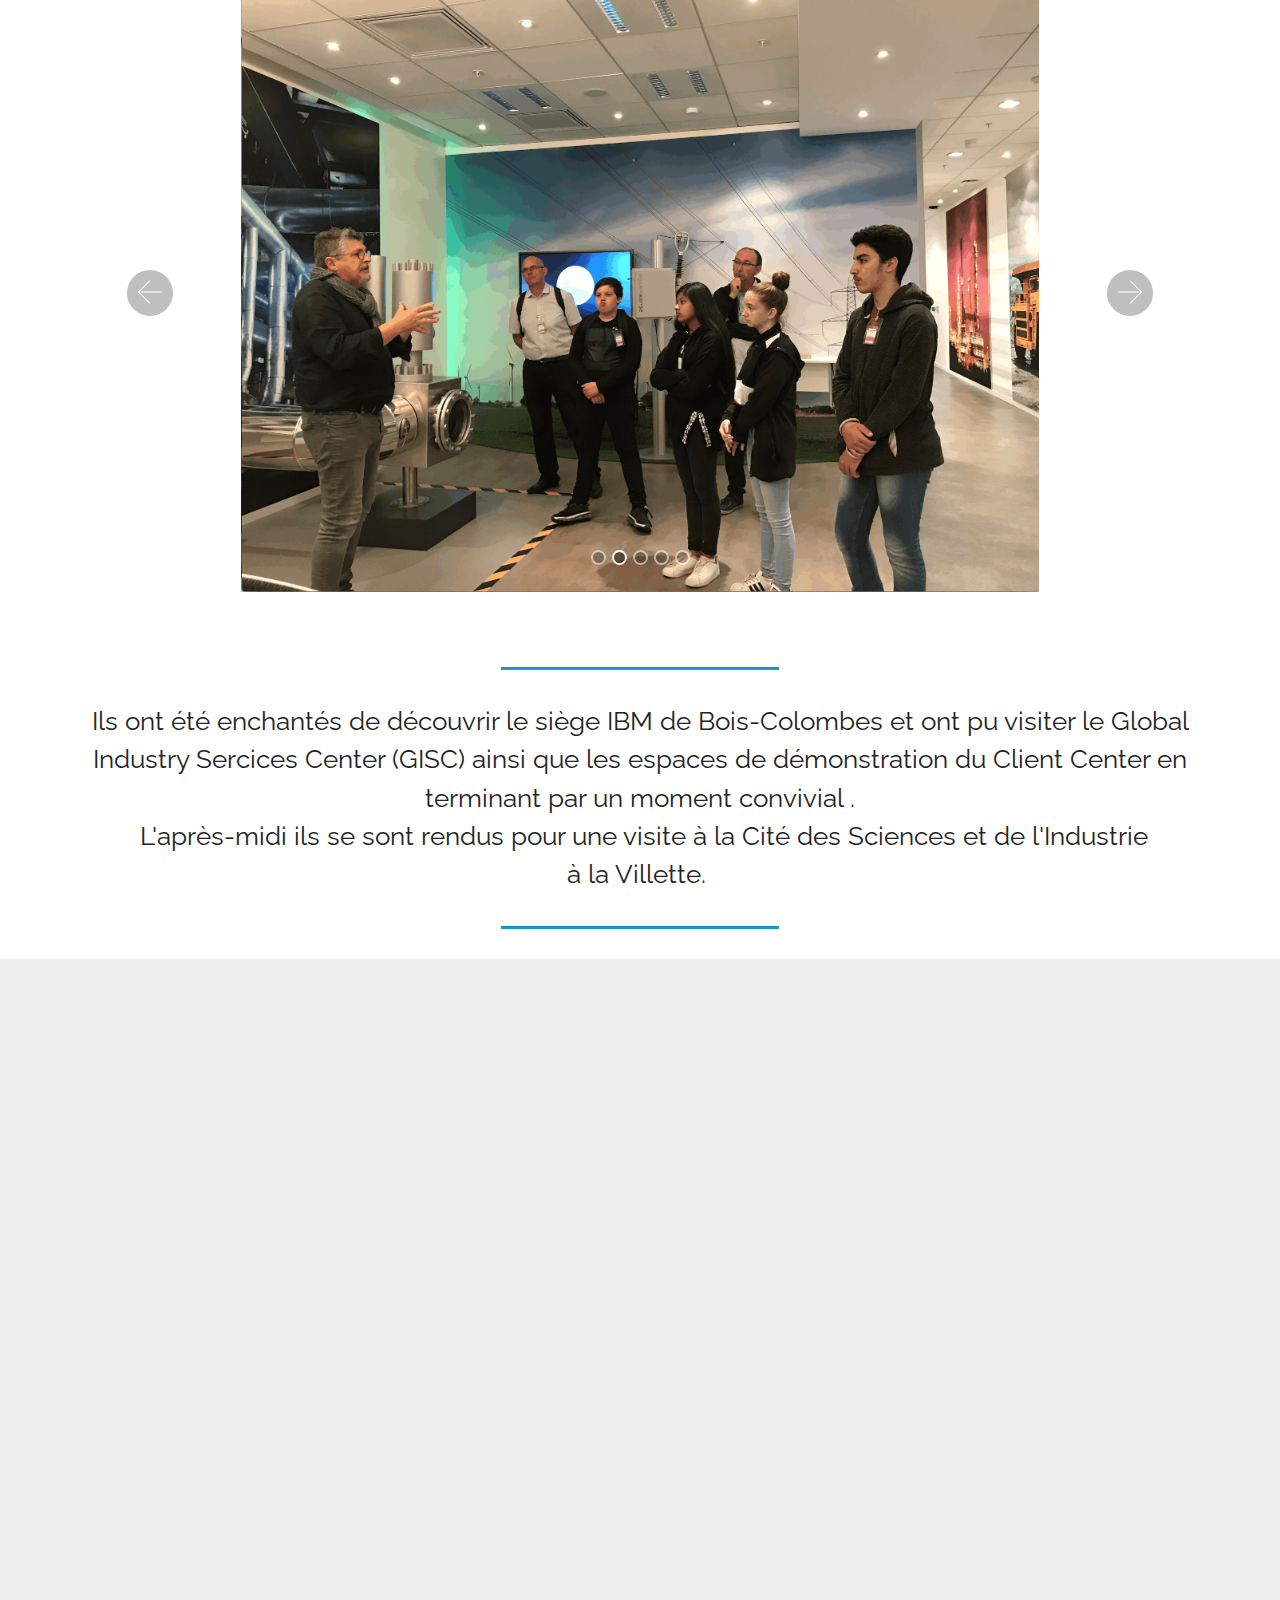
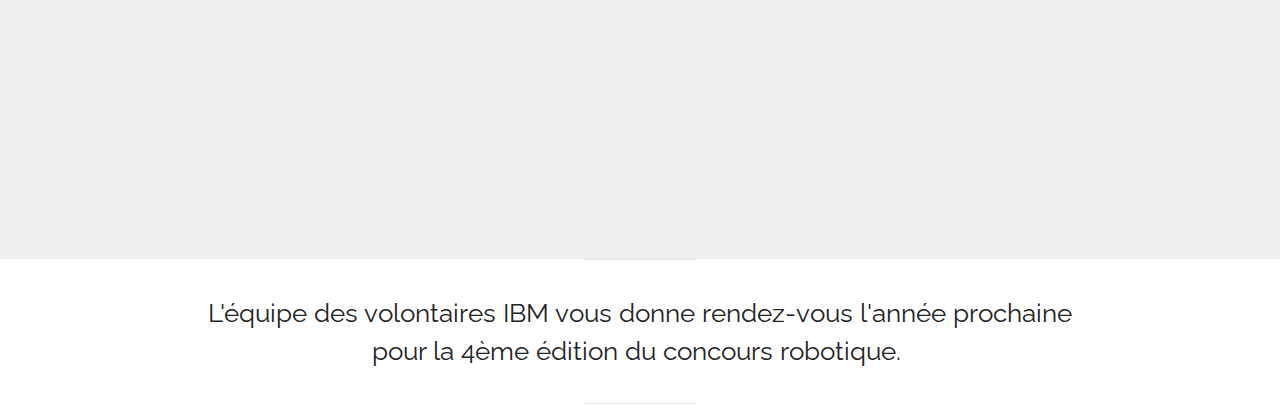
<file: 1.html>
<!DOCTYPE html>
<html >
<head>
  <!-- Site made with Mobirise Website Builder v4.8.10, https://mobirise.com -->
  <meta charset="UTF-8">
  <meta http-equiv="X-UA-Compatible" content="IE=edge">
  <meta name="generator" content="Mobirise v4.8.10, mobirise.com">
  <meta name="viewport" content="width=device-width, initial-scale=1, minimum-scale=1">
  <link rel="shortcut icon" href="assets/images/3-logos-bis-122x38.png" type="image/x-icon">
  <meta name="description" content="">
  <title>3ème Edition 2018-2019 Français</title>
  <link rel="stylesheet" href="assets/web/assets/mobirise-icons/mobirise-icons.css">
  <link rel="stylesheet" href="assets/tether/tether.min.css">
  <link rel="stylesheet" href="assets/bootstrap/css/bootstrap.min.css">
  <link rel="stylesheet" href="assets/bootstrap/css/bootstrap-grid.min.css">
  <link rel="stylesheet" href="assets/bootstrap/css/bootstrap-reboot.min.css">
  <link rel="stylesheet" href="assets/dropdown/css/style.css">
  <link rel="stylesheet" href="assets/theme/css/style.css">
  <link rel="stylesheet" href="assets/gallery/style.css">
  <link rel="stylesheet" href="assets/mobirise/css/mbr-additional.css" type="text/css">
  
  
  
</head>
<body>
  <section class="menu cid-rtgLcsxtnX" once="menu" id="menu2-8c">

    

    <nav class="navbar navbar-expand beta-menu navbar-dropdown align-items-center navbar-fixed-top navbar-toggleable-sm">
        <button class="navbar-toggler navbar-toggler-right" type="button" data-toggle="collapse" data-target="#navbarSupportedContent" aria-controls="navbarSupportedContent" aria-expanded="false" aria-label="Toggle navigation">
            <div class="hamburger">
                <span></span>
                <span></span>
                <span></span>
                <span></span>
            </div>
        </button>
        <div class="menu-logo">
            <div class="navbar-brand">
                <span class="navbar-logo">
                    <a href="index.html">
                        <img src="assets/images/3-logos-bis-122x38.png" alt="Mobirise" title="" style="height: 3.8rem;">
                    </a>
                </span>
                
            </div>
        </div>
        <div class="collapse navbar-collapse" id="navbarSupportedContent">
            <ul class="navbar-nav nav-dropdown nav-right" data-app-modern-menu="true"><li class="nav-item dropdown"><a class="nav-link link text-black dropdown-toggle display-4" href="index.html" aria-expanded="false" data-toggle="dropdown-submenu">&nbsp;Editions version française&nbsp;</a><div class="dropdown-menu"><a class="text-black dropdown-item display-4" href="index.html" aria-expanded="false">4ème Edition 2019-2020</a><a class="text-black dropdown-item display-4" href="1.html" aria-expanded="false">3ème Edition 2018-2019</a><a class="text-black dropdown-item display-4" href="page3.html" aria-expanded="false">2ème Edition 2017-2018</a><a class="text-black dropdown-item display-4" href="page5.html" aria-expanded="false">1ère Edition 2016-2017</a></div></li><li class="nav-item dropdown open"><a class="nav-link link text-black dropdown-toggle display-4" href="page5.html" aria-expanded="true" data-toggle="dropdown-submenu">English version editions</a><div class="dropdown-menu"><a class="text-black dropdown-item display-4" href="page2.html" aria-expanded="false">3rd Edition 2018-2019</a><a class="text-black dropdown-item display-4" href="page4.html" aria-expanded="false">2nd Edition 2017-2018</a><a class="text-black dropdown-item display-4" href="page6.html" aria-expanded="false">1st Edition 2016-2017</a></div></li></ul>
            
        </div>
    </nav>
</section>

<section class="engine"><a href="https://mobirise.info/d">site maker</a></section><section class="header6 cid-qTImMchZ7v mbr-fullscreen mbr-parallax-background" id="header6-0">

    

    <div class="mbr-overlay" style="opacity: 0.4; background-color: rgb(0, 0, 0);">
    </div>

    <div class="container">
        <div class="row justify-content-md-center">
            <div class="mbr-white col-md-10">
                <h1 class="mbr-section-title align-center mbr-bold pb-3 mbr-fonts-style display-1">CONCOURS ROBOTIQUE&nbsp;</h1>
                <p class="mbr-text align-center pb-3 mbr-fonts-style display-2">
                    Initiation à la Programmation&nbsp;<br>2019 - 2020</p>
                
            </div>
        </div>
    </div>

    <div class="mbr-arrow hidden-sm-down" aria-hidden="true">
        <a href="#next">
            <i class="mbri-down mbr-iconfont"></i>
        </a>
    </div>
</section>

<section class="mbr-section content4 cid-qTIthIhlWL" id="content4-f">

    

    <div class="container">
        <div class="media-container-row">
            <div class="title col-12 col-md-8">
                <h2 class="align-center pb-3 mbr-fonts-style display-2">Projet pédagogique&nbsp;</h2>
                <h3 class="mbr-section-subtitle align-center mbr-light mbr-fonts-style display-5">13 collèges, en multi-classes, classes ou club<br>&nbsp;<br><div>Environ 560 collégiens pour 52 équipes</div><br><div>de Septembre 2018 à Mai 2019</div><br><div>en partenariat avec la Mairie d'Orléans</div><br><div><br></div></h3>
                
            </div>
        </div>
    </div>
</section>

<section class="mbr-section article content9 cid-qTIxkl4Y6O" id="content9-i">
    
     

    <div class="container">
        <div class="inner-container" style="width: 100%;">
            <hr class="line" style="width: 25%;">
            <div class="section-text align-center mbr-fonts-style display-5">L'idée est d'amener les élèves à réfléchir sur l'intérêt des filières numériques et de l'ingénierie, souvent délaissées par les filles.</div>
            <hr class="line" style="width: 25%;">
        </div>
        </div>
</section>

<section class="features4 cid-qTIrPeughP" id="features4-d">
    
         

    
    <div class="container">
        <div class="media-container-row">
            <div class="card p-3 col-12 col-md-6">
                <div class="card-wrapper media-container-row media-container-row">
                    <div class="card-box">
                        <h4 class="card-title pb-3 mbr-fonts-style display-5">Intérêt&nbsp;</h4>
                        <p class="mbr-text mbr-fonts-style display-7">- Apprentissage du travail en mode projet en équipe et travail à distance.<br>	- Communication : Utilisation d’outils communs (Serveur IBM de communauté dédié au projet). Support d’utilisateurs IBM/Collège. <br>	- Formalisation du travail réalisé.<br><br><br><br></p>
                    </div>
                </div>
            </div>

            <div class="card p-3 col-12 col-md-6 col-12 col-md-6">
                <div class="card-wrapper media-container-row">
                    <div class="card-box">
                        <h4 class="card-title pb-3 mbr-fonts-style display-5">Objectifs&nbsp;</h4>
                        <p class="mbr-text mbr-fonts-style display-7">&nbsp;Dans la période de Septembre à Mai :<br>	- Monter et adapter le robot. &nbsp;<br>	- Le programmer pour réaliser le parcours fourni dans le meilleur temps et renverser différentes cibles.<br>	- Tenir un blog tout au long de l'année scolaire présentant l'avancée des travaux.<br>- Documenter le projet en prévision de la soutenance.&nbsp;<br></p>
                    </div>
                </div>
            </div>

            

            
        </div>
    </div>
</section>

<section class="features2 cid-qTIuXpXi8r" id="features2-h">

    

    
    
    <div class="container">
        <div class="media-container-row">
            <div class="card p-3 col-12 col-md-6 col-lg-4">
                <div class="card-wrapper">
                    <div class="card-img">
                        <img src="assets/images/lego2-634x512.png" alt="Mobirise" title="">
                    </div>
                    <div class="card-box">
                        <h4 class="card-title pb-3 mbr-fonts-style display-7">Boîte légo&nbsp;</h4>
                        
                    </div>
                </div>
            </div>

            <div class="card p-3 col-12 col-md-6 col-lg-4">
                <div class="card-wrapper">
                    <div class="card-img">
                        <img src="assets/images/parcours2-638x512.png" alt="Mobirise" title="">
                    </div>
                    <div class="card-box ">
                        <h4 class="card-title pb-3 mbr-fonts-style display-7">Parcours&nbsp;</h4>
                        
                    </div>
                </div>
            </div>

            <div class="card p-3 col-12 col-md-6 col-lg-4">
                <div class="card-wrapper">
                    <div class="card-img">
                        <img src="assets/images/programmation2-638x512.png" alt="Mobirise" title="">
                    </div>
                    <div class="card-box">
                        <h4 class="card-title pb-3 mbr-fonts-style display-7">Programmation&nbsp;</h4>
                        
                    </div>
                </div>
            </div>

            
        </div>
    </div>
</section>

<section class="mbr-section article content9 cid-qTZquJycs4" id="content9-m">
    
     

    <div class="container">
        <div class="inner-container" style="width: 100%;">
            <hr class="line" style="width: 25%;">
            <div class="section-text align-center mbr-fonts-style display-5">Liste des collèges participants :&nbsp;</div>
            <hr class="line" style="width: 25%;">
        </div>
        </div>
</section>

<section class="mbr-section article content11 cid-qTIu5UICh8" id="content11-g">
     

    <div class="container">
        <div class="media-container-row">
            <div class="mbr-text counter-container col-12 col-md-8 mbr-fonts-style display-7">
                <ol>
                    <li>Robert Goupil - Beaugency</li><li>Jean Joudiou - Chateauneuf sur Loire</li><li>Pierre Mendes France – Chécy</li><li>François Rabelais - Cloyes sur le Loir</li><li>Condorcet – Fleury les Aubrais &nbsp; &nbsp; &nbsp; &nbsp;</li><li>Montabuzard – Ingré &nbsp; &nbsp; &nbsp; &nbsp; &nbsp; &nbsp; &nbsp; &nbsp; &nbsp; &nbsp; &nbsp; &nbsp; &nbsp;</li><li>Dunois – Orléans</li><li>Jeanne-D’Arc – Orléans</li><li>Bourdon Blanc – Orléans</li><li>Jean Rostand - Orléans &nbsp;</li><li>Val de Loire - Saint Denis en Val &nbsp; &nbsp; &nbsp; &nbsp; &nbsp; &nbsp;&nbsp;</li><li>Malraux - Saint Jean de la Ruelle</li><li>Jacques Prévert - Saint Jean le Blanc</li>
                </ol>
            </div>
        </div>
    </div>
</section>

<section class="cid-qTZvIO2W56 mbr-fullscreen mbr-parallax-background" id="header2-p">

    

    

    <div class="container align-center">
        <div class="row justify-content-md-center">
            <div class="mbr-white col-md-10">
                <h1 class="mbr-section-title mbr-bold pb-3 mbr-fonts-style display-1">Rétrospective&nbsp;</h1>
                <h3 class="mbr-section-subtitle align-center mbr-light pb-3 mbr-fonts-style display-2">Palais des sports d'Orléans <br>le 23 mai 2019&nbsp;</h3>
                <p class="mbr-text pb-3 mbr-fonts-style display-5"></p>
                
            </div>
        </div>
    </div>
    <div class="mbr-arrow hidden-sm-down" aria-hidden="true">
        <a href="#next">
            <i class="mbri-down mbr-iconfont"></i>
        </a>
    </div>
</section>

<section class="features2 cid-qTIBwMwmrz" id="features2-k">

    

    
    
    <div class="container">
        <div class="media-container-row">
            <div class="card p-3 col-12 col-md-6">
                <div class="card-wrapper">
                    <div class="card-img">
                        <img src="assets/images/47937482021-9d2d664e8f-z-640x360.jpg" alt="Mobirise" title="">
                    </div>
                    <div class="card-box">
                        <h4 class="card-title pb-3 mbr-fonts-style display-7">Matin&nbsp;</h4>
                        <p class="mbr-text mbr-fonts-style display-7"><strong>.</strong> 2 phases de qualification pour tous les collèges<br><strong>. </strong>Présentation du projet lors d'une soutenance orale de dix minutes devant un jury.<br><strong>.</strong> Evaluation de l'originalité de chaque groupe devant un jury dédié.<br><br></p>
                    </div>
                </div>
            </div>

            <div class="card p-3 col-12 col-md-6">
                <div class="card-wrapper">
                    <div class="card-img">
                        <img src="assets/images/apres-midi-1046x579.png" alt="Mobirise" title="">
                    </div>
                    <div class="card-box ">
                        <h4 class="card-title pb-3 mbr-fonts-style display-7">Après-midi&nbsp;</h4>
                        <p class="mbr-text mbr-fonts-style display-7"><strong>.</strong> Finale avec le meilleur groupe de chaque collège<br><strong>. </strong>Remise de différents prix pour les meilleurs <br>d'entre eux.<br><br></p>
                    </div>
                </div>
            </div>

            

            
        </div>
    </div>
</section>

<section class="mbr-section content4 cid-qTZMQg0uAv" id="content4-11">

    

    <div class="container">
        <div class="media-container-row">
            <div class="title col-12 col-md-8">
                <h2 class="align-center pb-3 mbr-fonts-style display-2">Les soutenances, <br>un moment d'échanges privilégiés<br>
                </h2>
                <h3 class="mbr-section-subtitle align-center mbr-light mbr-fonts-style display-5"><br>L'occasion pour les élèves d'échanger avec un IBMer et un professionnel sur la façon dont ils ont mené ce projet tout au long de l'année.&nbsp;</h3>
                
            </div>
        </div>
    </div>
</section>

<section class="features2 cid-qTZMCUVSid" id="features2-10">

    

    
    
    <div class="container">
        <div class="media-container-row">
            <div class="card p-3 col-12 col-md-6 col-lg-4">
                <div class="card-wrapper">
                    <div class="card-img">
                        <img src="assets/images/47937458052-3b7e885c84-z-640x427.jpg" alt="Mobirise" title="">
                    </div>
                    <div class="card-box">
                        <h4 class="card-title pb-3 mbr-fonts-style display-7"></h4>
                        <p class="mbr-text mbr-fonts-style display-7"></p>
                    </div>
                </div>
            </div>

            <div class="card p-3 col-12 col-md-6 col-lg-4">
                <div class="card-wrapper">
                    <div class="card-img">
                        <img src="assets/images/47937455802-b17c8d0e77-z-640x427.jpg" alt="Mobirise" title="">
                    </div>
                    <div class="card-box ">
                        <h4 class="card-title pb-3 mbr-fonts-style display-7"></h4>
                        <p class="mbr-text mbr-fonts-style display-7">&nbsp;</p>
                    </div>
                </div>
            </div>

            <div class="card p-3 col-12 col-md-6 col-lg-4">
                <div class="card-wrapper">
                    <div class="card-img">
                        <img src="assets/images/47937455846-c8ef689761-z-640x427.jpg" alt="Mobirise" title="">
                    </div>
                    <div class="card-box">
                        <h4 class="card-title pb-3 mbr-fonts-style display-7"></h4>
                        <p class="mbr-text mbr-fonts-style display-7"></p>
                    </div>
                </div>
            </div>

            
        </div>
    </div>
</section>

<section class="mbr-section content4 cid-qUhbWW8C9V" id="content4-1t">

    

    <div class="container">
        <div class="media-container-row">
            <div class="title col-12 col-md-8">
                <h2 class="align-center pb-3 mbr-fonts-style display-2">Nos partenaires&nbsp;</h2>
                <h3 class="mbr-section-subtitle align-center mbr-light mbr-fonts-style display-7"><div><span style="font-size: 1.5rem;">&nbsp;Présentation de projets, à travers des stands tenus par des écoles, des associations,&nbsp;</span><span style="font-size: 1.5rem;">des entreprises, de cas d’utilisation présentant des aboutissements de projets numériques.</span></div><div><div><br></div><div>&nbsp; &nbsp;Fablab Académique Polytech Orléans</div></div><div>Club Robotique Makeblock - Collège Courbertin - Saint Jean de Braye</div><div>Yes We Code - Fondation CGénial</div><div>Réalité Augmentée et Réalité Virtuelle - Lycée Jean Lurçat</div><div>Programation Drone</div><div><br></div><div><div><br></div></div></h3>
                
            </div>
        </div>
    </div>
</section>

<section class="mbr-gallery mbr-slider-carousel cid-rDQA2dBQ2a" id="gallery3-as">

    

    <div>
        <div><!-- Filter --><!-- Gallery --><div class="mbr-gallery-row"><div class="mbr-gallery-layout-default"><div><div><div class="mbr-gallery-item mbr-gallery-item--p4" data-video-url="false" data-tags="Impressionnant"><div href="#lb-gallery3-as" data-slide-to="0" data-toggle="modal"><img src="assets/images/47937562648-aab5d9370c-z-640x427-640x427.jpg" alt="" title=""><span class="icon-focus"></span></div></div><div class="mbr-gallery-item mbr-gallery-item--p4" data-video-url="false" data-tags="Impressionnant"><div href="#lb-gallery3-as" data-slide-to="1" data-toggle="modal"><img src="assets/images/club-rotobique-640x427-640x427.jpg" alt="" title=""><span class="icon-focus"></span></div></div><div class="mbr-gallery-item mbr-gallery-item--p4" data-video-url="false" data-tags="Animé"><div href="#lb-gallery3-as" data-slide-to="2" data-toggle="modal"><img src="assets/images/yes-we-code-1333x889-800x534.png" alt="" title=""><span class="icon-focus"></span></div></div></div></div><div class="clearfix"></div></div></div><!-- Lightbox --><div data-app-prevent-settings="" class="mbr-slider modal fade carousel slide" tabindex="-1" data-keyboard="true" data-interval="false" id="lb-gallery3-as"><div class="modal-dialog"><div class="modal-content"><div class="modal-body"><div class="carousel-inner"><div class="carousel-item"><img src="assets/images/47937562648-aab5d9370c-z-640x427.jpg" alt="" title=""></div><div class="carousel-item"><img src="assets/images/club-rotobique-640x427.jpg" alt="" title=""></div><div class="carousel-item active"><img src="assets/images/yes-we-code-1333x889.png" alt="" title=""></div></div><a class="carousel-control carousel-control-prev" role="button" data-slide="prev" href="#lb-gallery3-as"><span class="mbri-left mbr-iconfont" aria-hidden="true"></span><span class="sr-only">Previous</span></a><a class="carousel-control carousel-control-next" role="button" data-slide="next" href="#lb-gallery3-as"><span class="mbri-right mbr-iconfont" aria-hidden="true"></span><span class="sr-only">Next</span></a><a class="close" href="#" role="button" data-dismiss="modal"><span class="sr-only">Close</span></a></div></div></div></div></div>
    </div>

</section>

<section class="features2 cid-qUhbSVH26i" id="features2-1s">

    

    
    
    <div class="container">
        <div class="media-container-row">
            <div class="card p-3 col-12 col-md-6 col-lg-4">
                <div class="card-wrapper">
                    <div class="card-img">
                        <img src="assets/images/realite2-676x898.png" alt="Mobirise" title="">
                    </div>
                    <div class="card-box">
                        
                        
                    </div>
                </div>
            </div>

            <div class="card p-3 col-12 col-md-6 col-lg-4">
                <div class="card-wrapper">
                    <div class="card-img">
                        <img src="assets/images/drone-676x904.png" alt="Mobirise" title="">
                    </div>
                    <div class="card-box ">
                        
                        
                    </div>
                </div>
            </div>

            <div class="card p-3 col-12 col-md-6 col-lg-4">
                <div class="card-wrapper">
                    <div class="card-img">
                        <img src="assets/images/realite4-676x901.png" alt="Mobirise" title="">
                    </div>
                    <div class="card-box">
                        
                        
                    </div>
                </div>
            </div>

            
        </div>
    </div>
</section>

<section class="mbr-section content4 cid-qTZIXbtANV" id="content4-w">

    

    <div class="container">
        <div class="media-container-row">
            <div class="title col-12 col-md-8">
                <h2 class="align-center pb-3 mbr-fonts-style display-2">Phases qualificatives <br>et finale&nbsp;</h2>
                <h3 class="mbr-section-subtitle align-center mbr-light mbr-fonts-style display-5">52 groupes se sont affrontés pour les phases qualificatives.<br>&nbsp;Le meilleur groupe de chaque &nbsp;collège <br>participait à la finale.&nbsp;</h3>
                
            </div>
        </div>
    </div>
</section>

<section class="mbr-gallery mbr-slider-carousel cid-qTZC3U7wsK" id="gallery3-v">

    

    <div>
        <div><!-- Filter --><!-- Gallery --><div class="mbr-gallery-row"><div class="mbr-gallery-layout-default"><div><div><div class="mbr-gallery-item mbr-gallery-item--p4" data-video-url="false" data-tags="Impressionnant"><div href="#lb-gallery3-v" data-slide-to="0" data-toggle="modal"><img src="assets/images/47937541897-72b9fcdf08-z-640x427-640x427.jpg" alt="" title=""><span class="icon-focus"></span></div></div><div class="mbr-gallery-item mbr-gallery-item--p4" data-video-url="false" data-tags="Animé"><div href="#lb-gallery3-v" data-slide-to="1" data-toggle="modal"><img src="assets/images/47937538432-472c622071-z-640x427-640x427.jpg" alt="" title=""><span class="icon-focus"></span></div></div><div class="mbr-gallery-item mbr-gallery-item--p4" data-video-url="false" data-tags="Impressionnant"><div href="#lb-gallery3-v" data-slide-to="2" data-toggle="modal"><img src="assets/images/47937497243-44140716cf-z-640x427-640x427.jpg" alt="" title=""><span class="icon-focus"></span></div></div><div class="mbr-gallery-item mbr-gallery-item--p4" data-video-url="false" data-tags="Impressionnant"><div href="#lb-gallery3-v" data-slide-to="3" data-toggle="modal"><img src="assets/images/47937482392-6a5b4eb295-z-640x360-640x360.jpg" alt="" title=""><span class="icon-focus"></span></div></div><div class="mbr-gallery-item mbr-gallery-item--p4" data-video-url="false" data-tags="Impressionnant"><div href="#lb-gallery3-v" data-slide-to="4" data-toggle="modal"><img src="assets/images/47937481802-8e082bc3a3-z-640x360-640x360.jpg" alt="" title=""><span class="icon-focus"></span></div></div><div class="mbr-gallery-item mbr-gallery-item--p4" data-video-url="false" data-tags="Impressionnant"><div href="#lb-gallery3-v" data-slide-to="5" data-toggle="modal"><img src="assets/images/47937496217-19168e2729-z-640x360-640x360.jpg" alt="" title=""><span class="icon-focus"></span></div></div></div></div><div class="clearfix"></div></div></div><!-- Lightbox --><div data-app-prevent-settings="" class="mbr-slider modal fade carousel slide" tabindex="-1" data-keyboard="true" data-interval="false" id="lb-gallery3-v"><div class="modal-dialog"><div class="modal-content"><div class="modal-body"><div class="carousel-inner"><div class="carousel-item"><img src="assets/images/47937541897-72b9fcdf08-z-640x427.jpg" alt="" title=""></div><div class="carousel-item"><img src="assets/images/47937538432-472c622071-z-640x427.jpg" alt="" title=""></div><div class="carousel-item"><img src="assets/images/47937497243-44140716cf-z-640x427.jpg" alt="" title=""></div><div class="carousel-item active"><img src="assets/images/47937482392-6a5b4eb295-z-640x360.jpg" alt="" title=""></div><div class="carousel-item"><img src="assets/images/47937481802-8e082bc3a3-z-640x360.jpg" alt="" title=""></div><div class="carousel-item"><img src="assets/images/47937496217-19168e2729-z-640x360.jpg" alt="" title=""></div></div><a class="carousel-control carousel-control-prev" role="button" data-slide="prev" href="#lb-gallery3-v"><span class="mbri-left mbr-iconfont" aria-hidden="true"></span><span class="sr-only">Previous</span></a><a class="carousel-control carousel-control-next" role="button" data-slide="next" href="#lb-gallery3-v"><span class="mbri-right mbr-iconfont" aria-hidden="true"></span><span class="sr-only">Next</span></a><a class="close" href="#" role="button" data-dismiss="modal"><span class="sr-only">Close</span></a></div></div></div></div></div>
    </div>

</section>

<section class="mbr-section content4 cid-qU0c8yNpCZ" id="content4-13">

    

    <div class="container">
        <div class="media-container-row">
            <div class="title col-12 col-md-8">
                <h2 class="align-center pb-3 mbr-fonts-style display-2">La remise des trophés &nbsp; &nbsp; &nbsp; &nbsp; &nbsp; &nbsp;et médailles &nbsp; &nbsp; &nbsp; &nbsp; &nbsp; &nbsp;&nbsp;</h2>
                <h3 class="mbr-section-subtitle align-center mbr-light mbr-fonts-style display-5">Les yeux pétillent, les sourires s'affichent sur la scène <br>comme dans les tribunes<br><br></h3>
                
            </div>
        </div>
    </div>
</section>

<section class="features2 cid-qU0c6gKuzK" id="features2-12">

    

    
    
    <div class="container">
        <div class="media-container-row">
            <div class="card p-3 col-12 col-md-6 col-lg-4">
                <div class="card-wrapper">
                    <div class="card-img">
                        <img src="assets/images/47937023912-1c8db75259-z-640x427.jpg" alt="Mobirise" title="">
                    </div>
                    <div class="card-box">
                        
                        
                    </div>
                </div>
            </div>

            <div class="card p-3 col-12 col-md-6 col-lg-4">
                <div class="card-wrapper">
                    <div class="card-img">
                        <img src="assets/images/prix-676x446.png" alt="Mobirise" title="">
                    </div>
                    <div class="card-box ">
                        
                        
                    </div>
                </div>
            </div>

            <div class="card p-3 col-12 col-md-6 col-lg-4">
                <div class="card-wrapper">
                    <div class="card-img">
                        <img src="assets/images/47937062236-56c03acb7a-z-640x427.jpg" alt="Mobirise" title="">
                    </div>
                    <div class="card-box">
                        
                        
                    </div>
                </div>
            </div>

            
        </div>
    </div>
</section>

<section class="mbr-gallery mbr-slider-carousel cid-qU12DwXSDF" id="gallery3-1k">

    

    <div>
        <div><!-- Filter --><!-- Gallery --><div class="mbr-gallery-row"><div class="mbr-gallery-layout-default"><div><div><div class="mbr-gallery-item mbr-gallery-item--p4" data-video-url="false" data-tags="Impressionnant"><div href="#lb-gallery3-1k" data-slide-to="0" data-toggle="modal"><img src="assets/images/47937039676-d5d1db2df9-z-640x427-640x427.jpg" alt="" title=""><span class="icon-focus"></span></div></div><div class="mbr-gallery-item mbr-gallery-item--p4" data-video-url="false" data-tags="Impressionnant"><div href="#lb-gallery3-1k" data-slide-to="1" data-toggle="modal"><img src="assets/images/47937056206-c4520a94f8-z-640x427-640x427.jpg" alt="" title=""><span class="icon-focus"></span></div></div><div class="mbr-gallery-item mbr-gallery-item--p4" data-video-url="false" data-tags="Impressionnant"><div href="#lb-gallery3-1k" data-slide-to="2" data-toggle="modal"><img src="assets/images/47937401057-9f301e92a5-z-640x427-640x427.jpg" alt="" title=""><span class="icon-focus"></span></div></div></div></div><div class="clearfix"></div></div></div><!-- Lightbox --><div data-app-prevent-settings="" class="mbr-slider modal fade carousel slide" tabindex="-1" data-keyboard="true" data-interval="false" id="lb-gallery3-1k"><div class="modal-dialog"><div class="modal-content"><div class="modal-body"><div class="carousel-inner"><div class="carousel-item"><img src="assets/images/47937039676-d5d1db2df9-z-640x427.jpg" alt="" title=""></div><div class="carousel-item"><img src="assets/images/47937056206-c4520a94f8-z-640x427.jpg" alt="" title=""></div><div class="carousel-item active"><img src="assets/images/47937401057-9f301e92a5-z-640x427.jpg" alt="" title=""></div></div><a class="carousel-control carousel-control-prev" role="button" data-slide="prev" href="#lb-gallery3-1k"><span class="mbri-left mbr-iconfont" aria-hidden="true"></span><span class="sr-only">Previous</span></a><a class="carousel-control carousel-control-next" role="button" data-slide="next" href="#lb-gallery3-1k"><span class="mbri-right mbr-iconfont" aria-hidden="true"></span><span class="sr-only">Next</span></a><a class="close" href="#" role="button" data-dismiss="modal"><span class="sr-only">Close</span></a></div></div></div></div></div>
    </div>

</section>

<section class="header7 cid-rvgwNzjqRT" id="header7-ap">

    

    

    <div class="container">
        <div class="media-container-row">

            <div class="media-content align-right">
                <h1 class="mbr-section-title mbr-white pb-3 mbr-fonts-style display-2"><br>La vidéo des vainqueurs<br>du parcours&nbsp;</h1>
                <div class="mbr-section-text mbr-white pb-3">
                    
                </div>
                
            </div>

            <div class="mbr-figure" style="width: 165%;"><iframe class="mbr-embedded-video" src="https://www.youtube.com/embed/3Cg1ucGpObE?rel=0&amp;amp;showinfo=0&amp;autoplay=0&amp;loop=0" width="1280" height="720" frameborder="0" allowfullscreen></iframe></div>

        </div>
    </div>
</section>

<section class="mbr-section content4 cid-qU1hic2w7a" id="content4-1q">

    

    <div class="container">
        <div class="media-container-row">
            <div class="title col-12 col-md-8">
                <h2 class="align-center pb-3 mbr-fonts-style display-2">Les lauréats&nbsp;</h2>
                <h3 class="mbr-section-subtitle align-center mbr-light mbr-fonts-style display-5"></h3>
                
            </div>
        </div>
    </div>
</section>

<section class="mbr-section article content12 cid-qU1gmDDB8B" id="content12-1p">
     

    <div class="container">
        <div class="media-container-row">
            <div class="mbr-text counter-container col-12 col-md-8 mbr-fonts-style display-7">
                <div><strong><br></strong></div><ul>
                    <li><strong>Meilleur parcours : </strong>« Bot Dream » &nbsp;Jacques Prévert, St Jean le Blanc</li><li><strong>Prix spécial du jury : </strong>« Déimos » Montabusard, Ingré).</li><li><strong>Meilleure soutenance :</strong> « R3D3» André Malraux, Saint Jean de La Ruelle</li><li><strong>Prix de l'originalité/Créativité &nbsp;: </strong>« Pass'Tech » Pierre Mendès France, Chécy).</li><li><strong>Meilleur programme : </strong>« The Liar » André Malraux, Saint Jean de La Ruelle.</li><li><strong>Meilleur blog :</strong> « Gryffondors » Bourdon Blanc, Orléans</li><li>Parcours d'Argent : « IPB » Dunois, Orléans</li><li>Prix Coup de Coeur : « Best Girls » Condorcet, Fleury les Aubrais</li><li></li>
                </ul>
            </div>
        </div>
    </div>
</section>

<section class="mbr-section content4 cid-rtmw7jdvAI" id="content4-8d">

    

    <div class="container">
        <div class="media-container-row">
            <div class="title col-12 col-md-8">
                <h2 class="align-center pb-3 mbr-fonts-style display-2">Remerciements aux élèves<br></h2>
                
                
            </div>
        </div>
    </div>
</section>

<section class="mbr-section article content9 cid-rDQQL1FWXV" id="content9-au">
    
     

    <div class="container">
        <div class="inner-container" style="width: 100%;">
            <hr class="line" style="width: 10%;">
            <div class="section-text align-center mbr-fonts-style display-7"><strong>.</strong> 2nde ARCU du Lycée Bourdon Blanc pour l'accueil/réception<div><strong>.</strong> BTS Communication du Lycée Bourdon Blanc pour la réalisation de l'affiche &nbsp;</div><div>&nbsp;<strong>.</strong> BTS Conception &amp; Réalisation Produits  du Lycée B Franklin pour la conception &amp;&nbsp;<span style="font-size: 1.2rem;">la fabrication des médailles</span></div><div><strong>.</strong> BAC PRO/CAP du Lycée Jean Lurçat pour la conception et la fabrication des trophées</div></div>
            <hr class="line" style="width: 10%;">
        </div>
        </div>
</section>

<section class="features2 cid-rtJA8k5O08" id="features2-8e">

    

    
    
    <div class="container">
        <div class="media-container-row">
            <div class="card p-3 col-12 col-md-6 col-lg-4">
                <div class="card-wrapper">
                    <div class="card-img">
                        <img src="assets/images/arcu5-676x838.png" alt="Mobirise" title="">
                    </div>
                    <div class="card-box">
                        <h4 class="card-title pb-3 mbr-fonts-style display-7"></h4>
                        
                    </div>
                </div>
            </div>

            <div class="card p-3 col-12 col-md-6 col-lg-4">
                <div class="card-wrapper">
                    <div class="card-img">
                        <img src="assets/images/affiche-492x615.png" alt="Mobirise" title="">
                    </div>
                    <div class="card-box ">
                        <h4 class="card-title pb-3 mbr-fonts-style display-7"></h4>
                        
                    </div>
                </div>
            </div>

            <div class="card p-3 col-12 col-md-6 col-lg-4">
                <div class="card-wrapper">
                    <div class="card-img">
                        <img src="assets/images/medailles-492x614.png" alt="Mobirise" title="">
                    </div>
                    <div class="card-box">
                        <h4 class="card-title pb-3 mbr-fonts-style display-7"></h4>
                        
                    </div>
                </div>
            </div>

            
        </div>
    </div>
</section>

<section class="mbr-section content4 cid-qU0T7H1Wa6" id="content4-1e">

    

    <div class="container">
        <div class="media-container-row">
            <div class="title col-12 col-md-8">
                <h2 class="align-center pb-3 mbr-fonts-style display-2">Témoignages&nbsp;</h2>
                <h3 class="mbr-section-subtitle align-center mbr-light mbr-fonts-style display-5"></h3>
                
            </div>
        </div>
    </div>
</section>

<section class="features4 cid-qU0TDnuJja" id="features4-1f">
    
         

    
    <div class="container">
        <div class="media-container-row">
            <div class="card p-3 col-12 col-md-6 col-lg-4">
                <div class="card-wrapper media-container-row media-container-row">
                    <div class="card-box">
                        <h4 class="card-title pb-3 mbr-fonts-style display-7">Mr Cauty<br>Conseiller de la Rectrice et Délégué académique au numérique</h4>
                        <p class="mbr-text mbr-fonts-style display-7">"Merci encore à vous pour l’engagement dont vous faites preuve !<br>Belle rencontre, et belle finale visiblement. Le parcours du vainqueur est impressionnant."<br></p>
                    </div>
                </div>
            </div>

            <div class="card p-3 col-12 col-md-6 col-12 col-md-6 col-lg-4">
                <div class="card-wrapper media-container-row">
                    <div class="card-box">
                        <h4 class="card-title pb-3 mbr-fonts-style display-7">Mr Bonhommet<br>Jean Joudiou - Chateauneuf</h4>
                        <p class="mbr-text mbr-fonts-style display-7">"Merci encore pour toute l'organisation du concours que nous recommencerons l'année prochaine."<br><br><br><br></p>
                    </div>
                </div>
            </div>

            <div class="card p-3 col-12 col-md-6 col-lg-4">
                <div class="card-wrapper media-container-row">
                    <div class="card-box">
                        <h4 class="card-title pb-3 mbr-fonts-style display-7">Mr Cordier<br>Enseignant-chercheur à l'Université d'Orléans&nbsp;</h4>
                        <p class="mbr-text mbr-fonts-style display-7">
                            Merci pour l'invitation a participer au jury et BRAVO pour l'organisation !!!<br><br><br><br><br> 
                        </p>
                    </div>
                </div>
            </div>

            
        </div>
    </div>
</section>

<section class="features4 cid-qU0Qx455U0" id="features4-1d">
    
         

    
    <div class="container">
        <div class="media-container-row">
            <div class="card p-3 col-12 col-md-6 col-lg-4">
                <div class="card-wrapper media-container-row media-container-row">
                    <div class="card-box">
                        <h4 class="card-title pb-3 mbr-fonts-style display-7">Mr Pelleray<br>Bourdon Blanc - Orléans&nbsp;</h4>
                        <p class="mbr-text mbr-fonts-style display-7">"De nouveau un grand Bravo pour cette 3ème organisation du concours. Les jeunes sont ravis de cette journée. Ils ont bien aimé les stands "drone" , "réalité virtuelle" etc... On est prêt à renouveler l'expérience pour l'année prochaine."&nbsp;<br><br><br><br><br><br><br></p>
                    </div>
                </div>
            </div>

            <div class="card p-3 col-12 col-md-6 col-12 col-md-6 col-lg-4">
                <div class="card-wrapper media-container-row">
                    <div class="card-box">
                        <h4 class="card-title pb-3 mbr-fonts-style display-7">Mr Fourré<br>André Malraux, Saint Jean de la Ruelle</h4>
                        <p class="mbr-text mbr-fonts-style display-7">"Je ne vous ai pas trouvé hier pour vous dire au revoir et surtout pour vous remercier pour cette journée magique que vous avez fait vivre à nos élèves.<br>Un grand merci aussi à tout le personnel d'IBM pour l'accueil chaleureux qu'ils nous ont réservé !"<br><br><br><br></p>
                    </div>
                </div>
            </div>

            <div class="card p-3 col-12 col-md-6 col-lg-4">
                <div class="card-wrapper media-container-row">
                    <div class="card-box">
                        <h4 class="card-title pb-3 mbr-fonts-style display-7">Mme Filleul<br>Jean Rostand - Orléans</h4>
                        <p class="mbr-text mbr-fonts-style display-7">&nbsp;&nbsp;<br>"Je tenais à vous remercier pour votre investissement et votre disponibilité.<br>Merci pour cette journée et son organisation.<br>Les élèves ont pu apprécier le niveau et ont été mis en situation d’examen, expérience formatrice pour leurs prochaines épreuves du DNB.<br>Bien cordialement."&nbsp;</p>
                    </div>
                </div>
            </div>

            
        </div>
    </div>
</section>

<section class="cid-qZgGqYVCf5 mbr-fullscreen" id="header2-1x">

    

    

    <div class="container align-center">
        <div class="row justify-content-md-center">
            <div class="mbr-white col-md-10">
                <h1 class="mbr-section-title mbr-bold pb-3 mbr-fonts-style display-1"><br><br>Rétrospective&nbsp;</h1>
                <h3 class="mbr-section-subtitle align-center mbr-light pb-3 mbr-fonts-style display-2">Visite des gagnants<br> à Paris<br><br><br><br><br><br><br></h3>
                <p class="mbr-text pb-3 mbr-fonts-style display-5"></p>
                
            </div>
        </div>
    </div>
    <div class="mbr-arrow hidden-sm-down" aria-hidden="true">
        <a href="#next">
            <i class="mbri-down mbr-iconfont"></i>
        </a>
    </div>
</section>

<section class="mbr-section article content9 cid-qZmomv5Yik" id="content9-28">
    
     

    <div class="container">
        <div class="inner-container" style="width: 100%;">
            <hr class="line" style="width: 25%;">
            <div class="section-text align-center mbr-fonts-style display-5">Le 4 juin, IBM Paris a reçu le Groupe « BotDream » du collège Jacques Prévert. <br>Nos gagnants ont croisé ceux de St Nazaire pour une découverte des innovations technologiques et une visite culturelle dans Paris.<br></div>
            <hr class="line" style="width: 25%;">
        </div>
        </div>
</section>

<section class="carousel slide cid-qZgNZZ4LC0" data-interval="false" id="slider2-22">

    
    <div class="container content-slider">
        <div class="content-slider-wrap">
            <div><div class="mbr-slider slide carousel" data-pause="true" data-keyboard="false" data-ride="carousel" data-interval="5000"><ol class="carousel-indicators"><li data-app-prevent-settings="" data-target="#slider2-22" data-slide-to="0"></li><li data-app-prevent-settings="" data-target="#slider2-22" class=" active" data-slide-to="1"></li><li data-app-prevent-settings="" data-target="#slider2-22" data-slide-to="2"></li><li data-app-prevent-settings="" data-target="#slider2-22" data-slide-to="3"></li><li data-app-prevent-settings="" data-target="#slider2-22" data-slide-to="4"></li></ol><div class="carousel-inner" role="listbox"><div class="carousel-item slider-fullscreen-image" data-bg-video-slide="false" style="background-image: url(assets/images/capture-decran-2019-06-14-a-10.43.15-2000x1499.png);"><div class="container container-slide"><div class="image_wrapper"><img src="assets/images/capture-decran-2019-06-14-a-10.43.15-2000x1499.png"><div class="carousel-caption justify-content-center"><div class="col-10 align-center"></div></div></div></div></div><div class="carousel-item slider-fullscreen-image active" data-bg-video-slide="false" style="background-image: url(assets/images/capture-decran-2019-06-14-a-10.42.46-2000x1503.png);"><div class="container container-slide"><div class="image_wrapper"><img src="assets/images/capture-decran-2019-06-14-a-10.42.46-2000x1503.png"><div class="carousel-caption justify-content-center"><div class="col-10 align-center"></div></div></div></div></div><div class="carousel-item slider-fullscreen-image" data-bg-video-slide="false" style="background-image: url(assets/images/capture-decran-2019-06-14-a-10.42.59-2000x1498.png);"><div class="container container-slide"><div class="image_wrapper"><img src="assets/images/capture-decran-2019-06-14-a-10.42.59-2000x1498.png"><div class="carousel-caption justify-content-center"><div class="col-10 align-center"></div></div></div></div></div><div class="carousel-item slider-fullscreen-image" data-bg-video-slide="false" style="background-image: url(assets/images/capture-decran-2019-06-14-a-10.52.59-2000x1507.png);"><div class="container container-slide"><div class="image_wrapper"><img src="assets/images/capture-decran-2019-06-14-a-10.52.59-2000x1507.png"><div class="carousel-caption justify-content-center"><div class="col-10 align-center"></div></div></div></div></div><div class="carousel-item slider-fullscreen-image" data-bg-video-slide="false" style="background-image: url(assets/images/capture-decran-2019-06-14-a-10.43.35-2000x1502.png);"><div class="container container-slide"><div class="image_wrapper"><img src="assets/images/capture-decran-2019-06-14-a-10.43.35-2000x1502.png"><div class="carousel-caption justify-content-center"><div class="col-10 align-center"></div></div></div></div></div></div><a data-app-prevent-settings="" class="carousel-control carousel-control-prev" role="button" data-slide="prev" href="#slider2-22"><span aria-hidden="true" class="mbri-left mbr-iconfont"></span><span class="sr-only">Previous</span></a><a data-app-prevent-settings="" class="carousel-control carousel-control-next" role="button" data-slide="next" href="#slider2-22"><span aria-hidden="true" class="mbri-right mbr-iconfont"></span><span class="sr-only">Next</span></a></div></div> 
        </div>
    </div>
</section>

<section class="mbr-section article content9 cid-qZgSgSmMpF" id="content9-24">
    
     

    <div class="container">
        <div class="inner-container" style="width: 100%;">
            <hr class="line" style="width: 25%;">
            <div class="section-text align-center mbr-fonts-style display-5">Ils ont été enchantés de découvrir le siège IBM de Bois-Colombes et ont pu visiter le Global Industry Sercices Center (GISC) ainsi que les espaces de démonstration du Client Center en terminant par un moment convivial .<br>&nbsp;L'après-midi ils se sont rendus pour une visite à la Cité des Sciences et de l'Industrie <br>à la Villette.&nbsp;</div>
            <hr class="line" style="width: 25%;">
        </div>
        </div>
</section>

<section class="cid-qU6NGUOOuB mbr-fullscreen mbr-parallax-background" id="header2-1r">

    

    

    <div class="container align-center">
        <div class="row justify-content-md-center">
            <div class="mbr-white col-md-10">
                <h1 class="mbr-section-title mbr-bold pb-3 mbr-fonts-style display-1"></h1>
                
                
                
            </div>
        </div>
    </div>
    
</section>

<section class="mbr-section article content9 cid-qU1abEKSI2" id="content9-1o">
    
     

    <div class="container">
        <div class="inner-container" style="width: 100%;">
            <hr class="line" style="width: 10%;">
            <div class="section-text align-center mbr-fonts-style display-5">L'équipe des volontaires IBM vous donne rendez-vous l'année prochaine <br>pour la 4ème édition du concours robotique.&nbsp;</div>
            <hr class="line" style="width: 10%;">
        </div>
        </div>
</section>


  <script src="assets/web/assets/jquery/jquery.min.js"></script>
  <script src="assets/popper/popper.min.js"></script>
  <script src="assets/tether/tether.min.js"></script>
  <script src="assets/bootstrap/js/bootstrap.min.js"></script>
  <script src="assets/smoothscroll/smooth-scroll.js"></script>
  <script src="assets/dropdown/js/script.min.js"></script>
  <script src="assets/touchswipe/jquery.touch-swipe.min.js"></script>
  <script src="assets/parallax/jarallax.min.js"></script>
  <script src="assets/ytplayer/jquery.mb.ytplayer.min.js"></script>
  <script src="assets/bootstrapcarouselswipe/bootstrap-carousel-swipe.js"></script>
  <script src="assets/vimeoplayer/jquery.mb.vimeo_player.js"></script>
  <script src="assets/masonry/masonry.pkgd.min.js"></script>
  <script src="assets/imagesloaded/imagesloaded.pkgd.min.js"></script>
  <script src="assets/theme/js/script.js"></script>
  <script src="assets/gallery/player.min.js"></script>
  <script src="assets/gallery/script.js"></script>
  <script src="assets/slidervideo/script.js"></script>
  
  
</body>
</html>
</file>
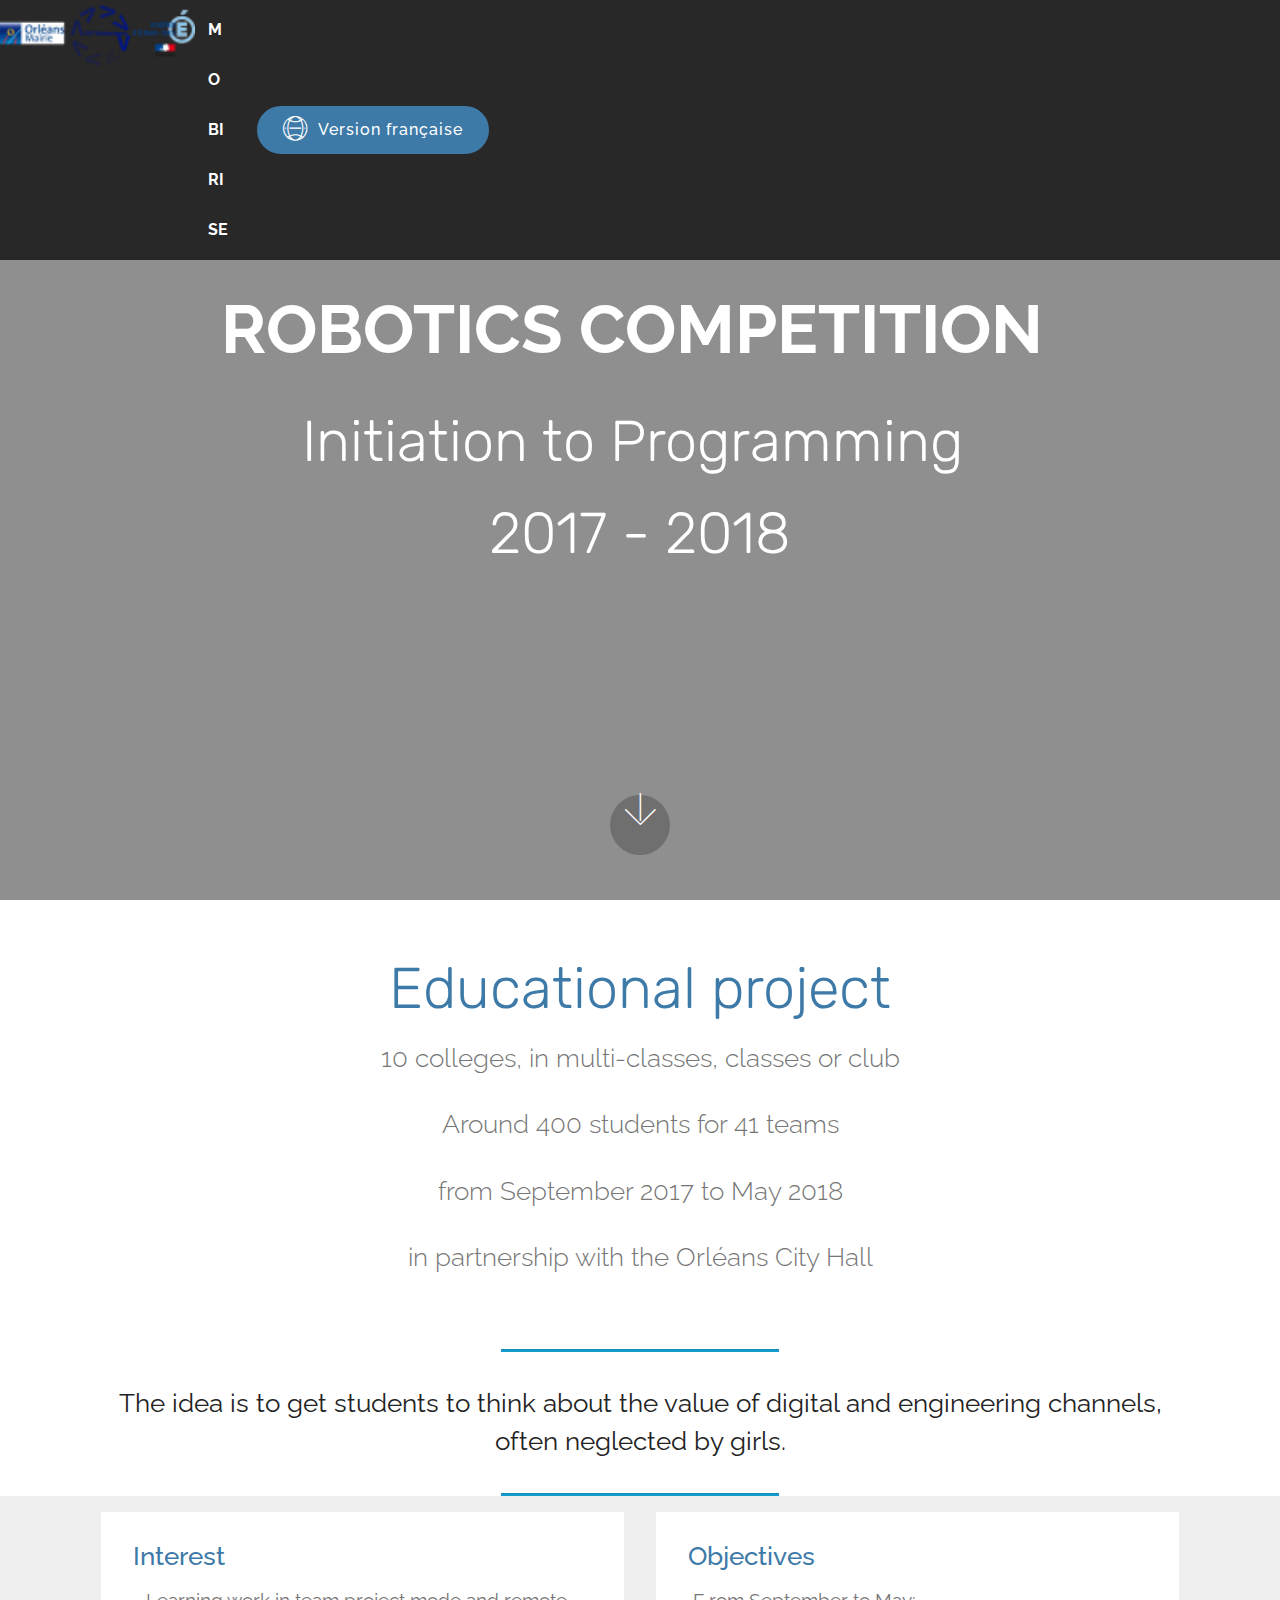
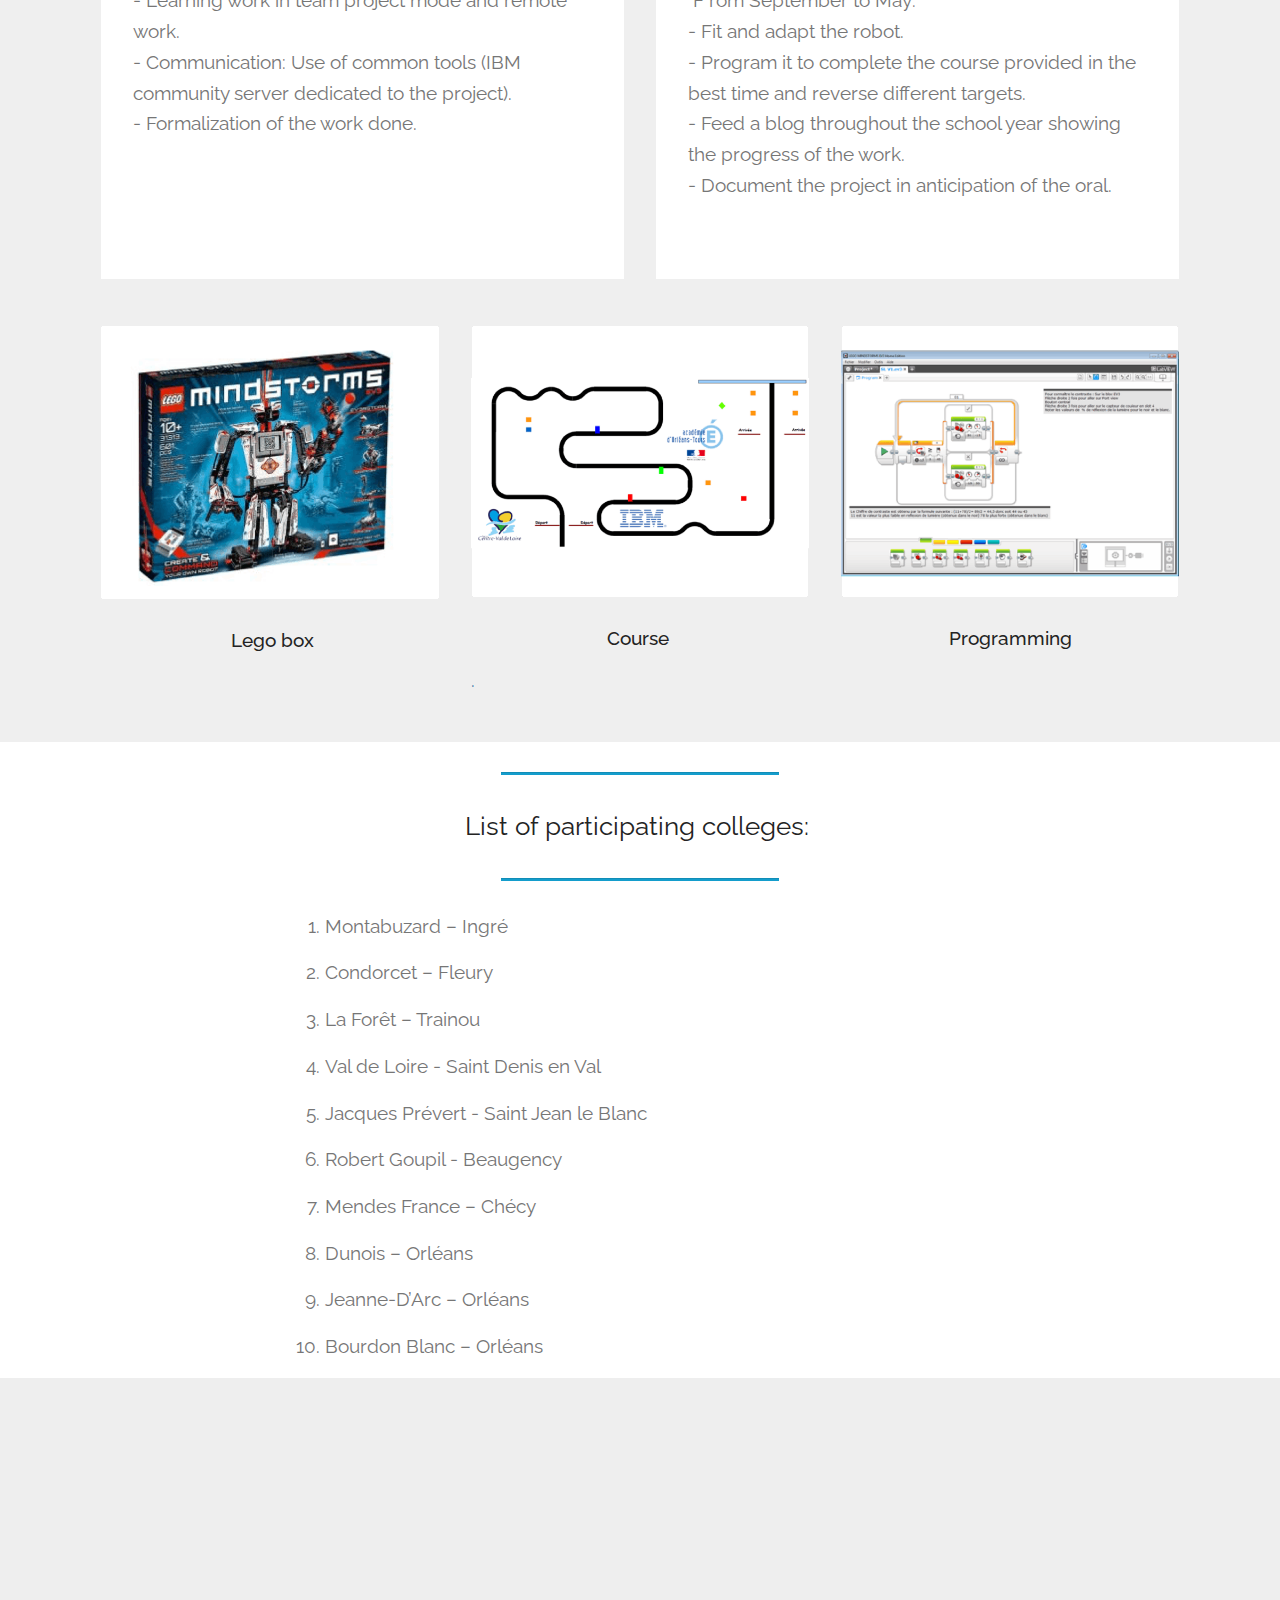
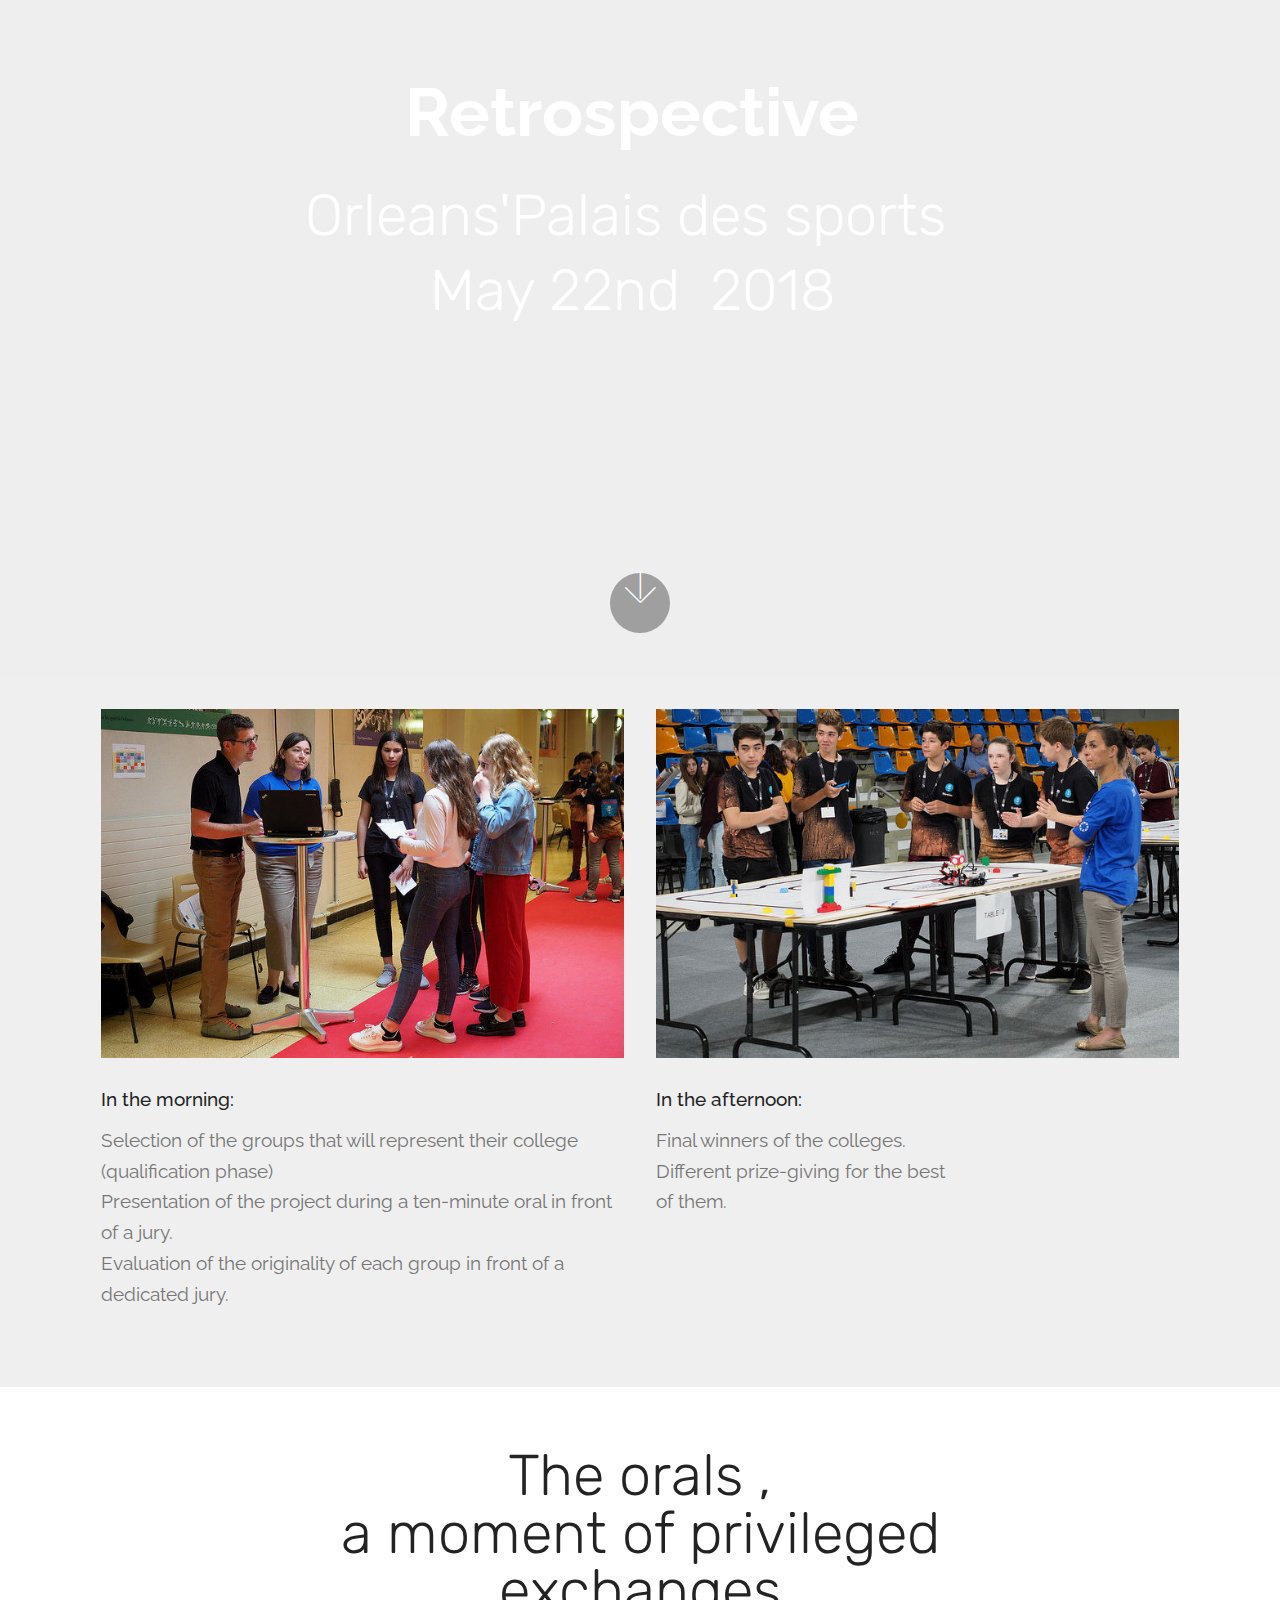
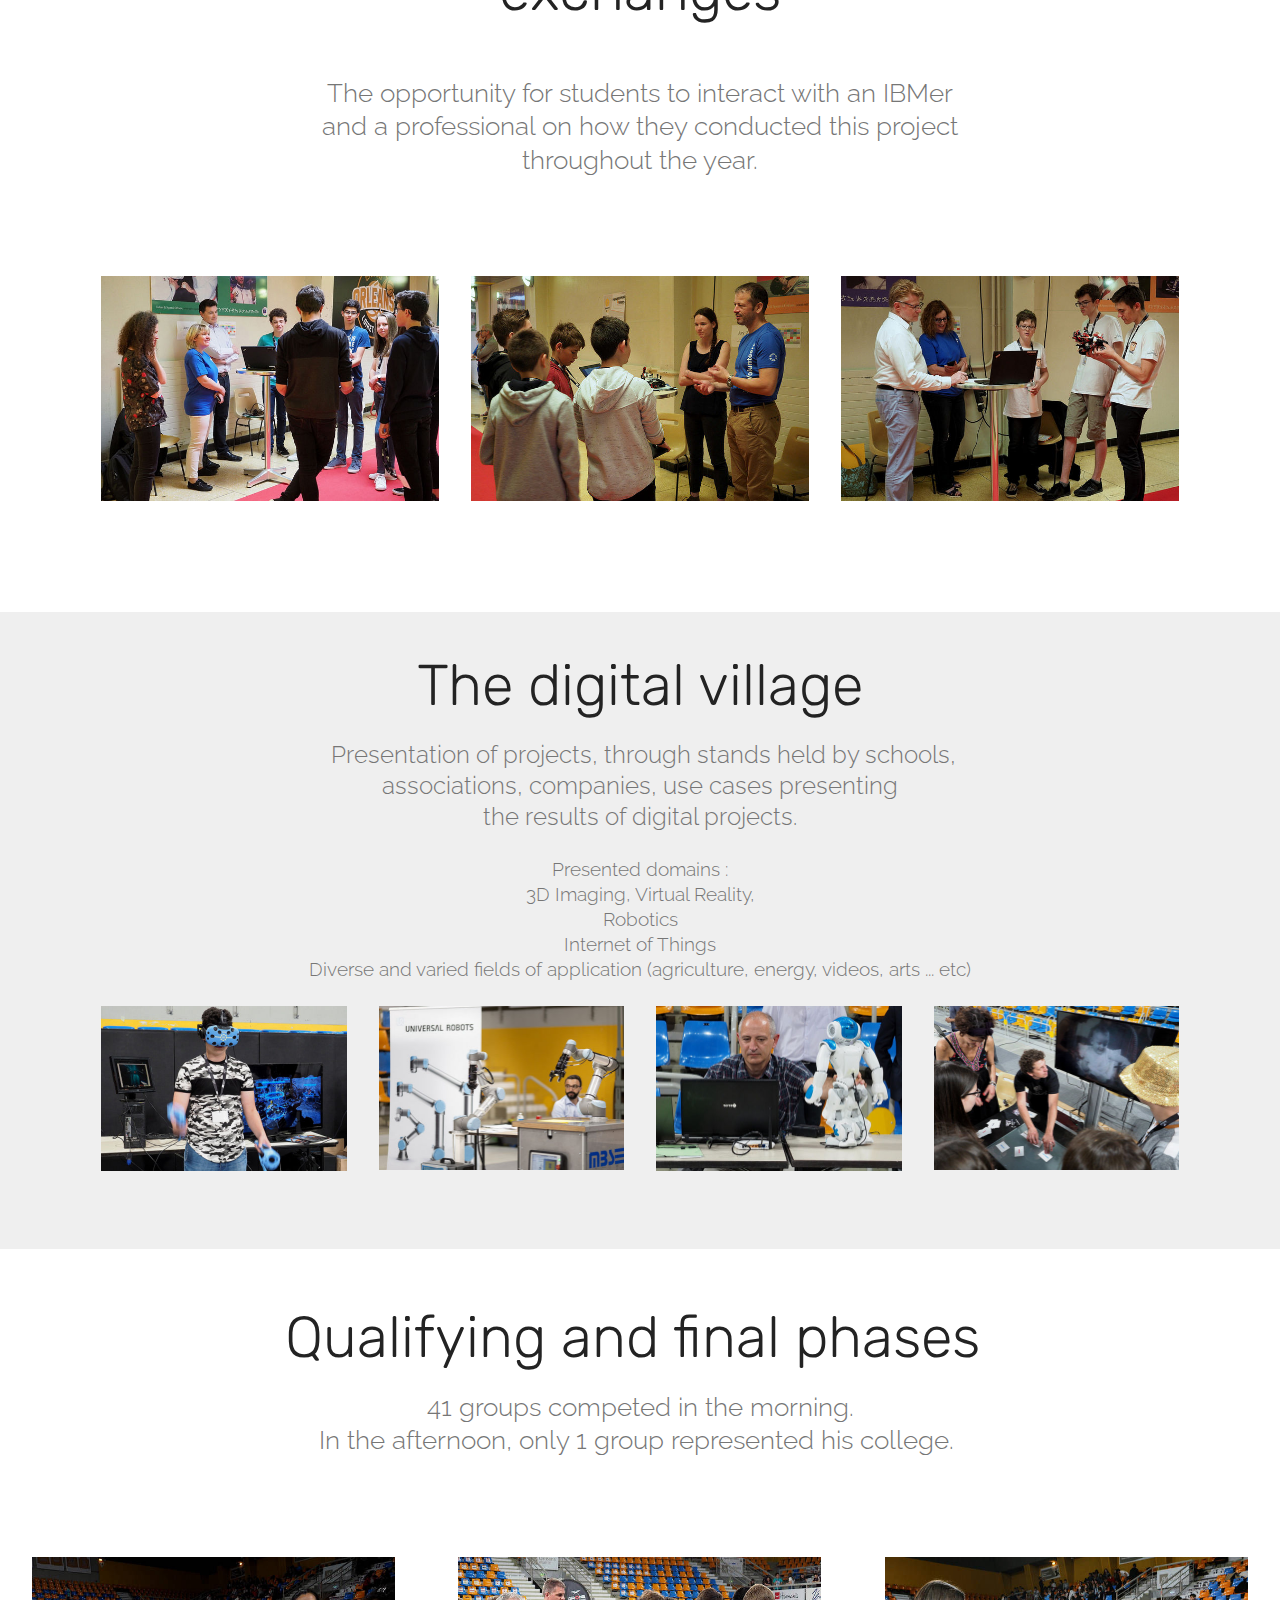
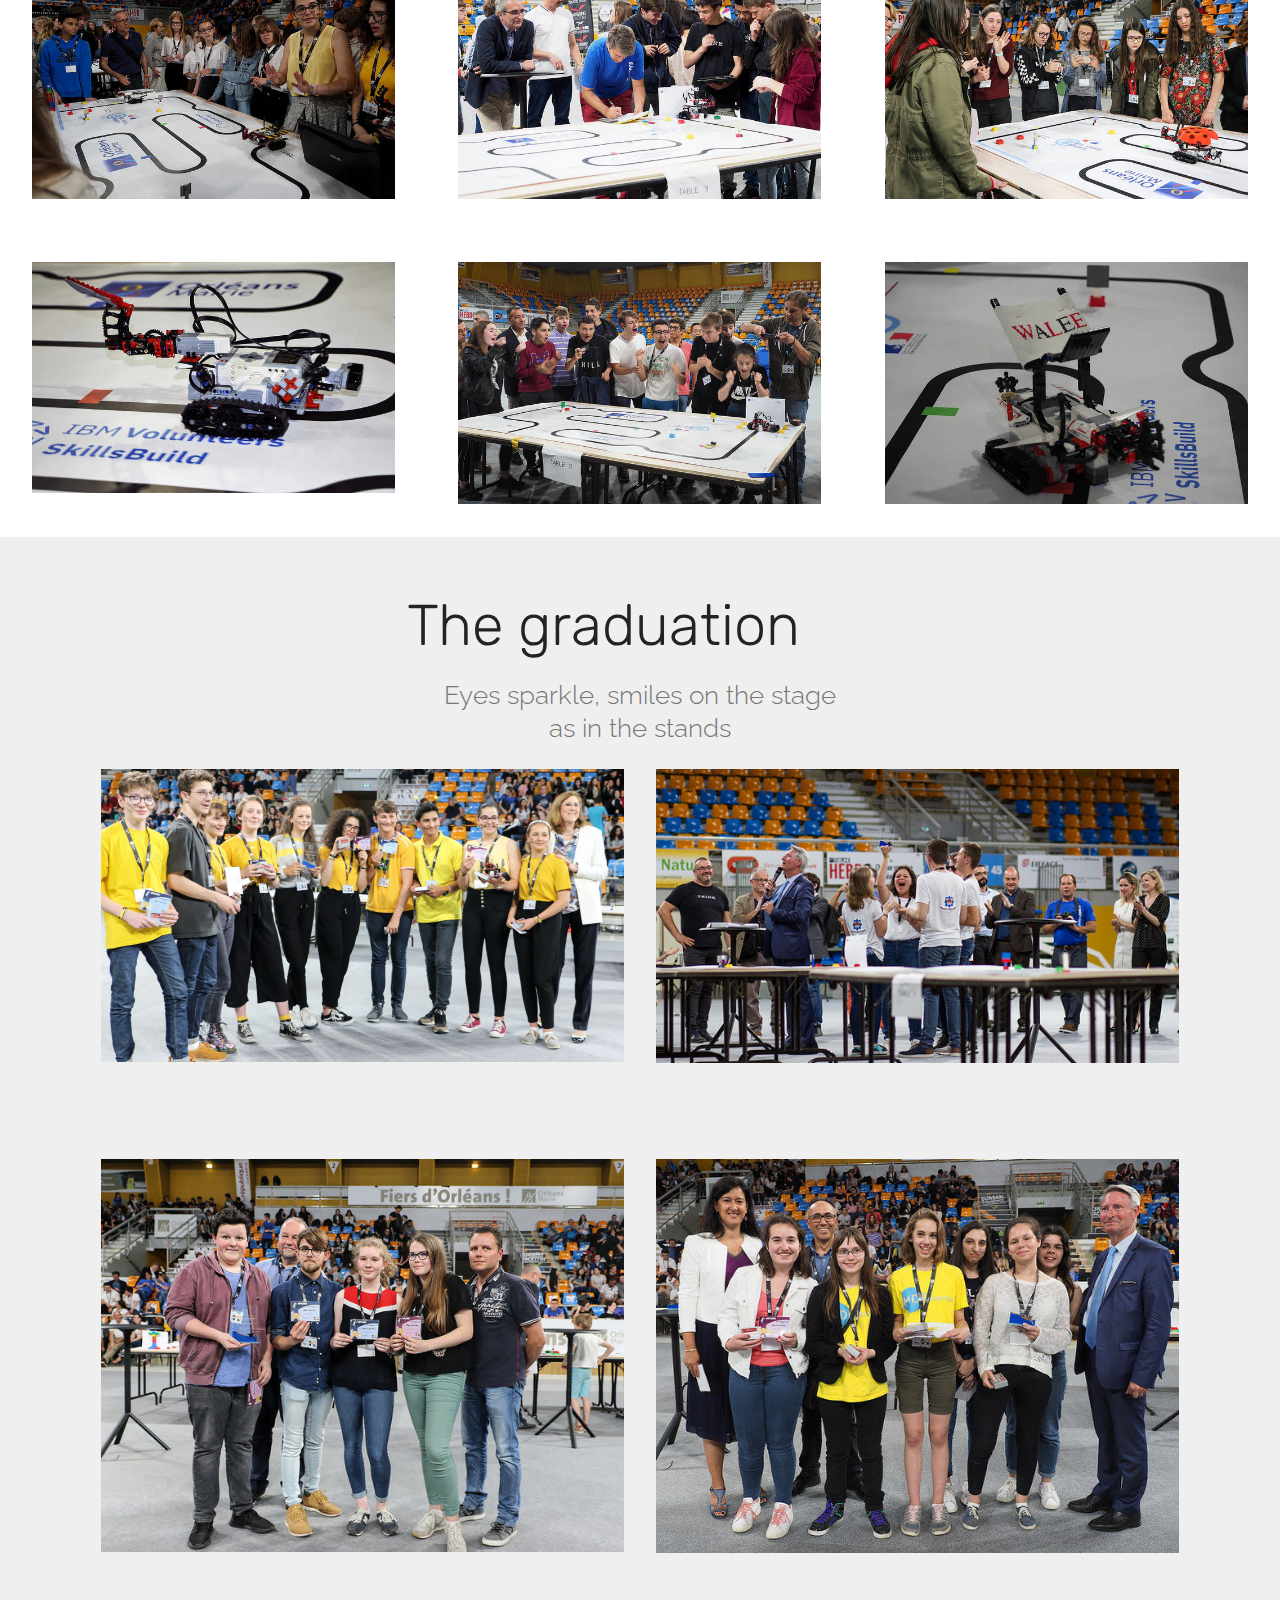
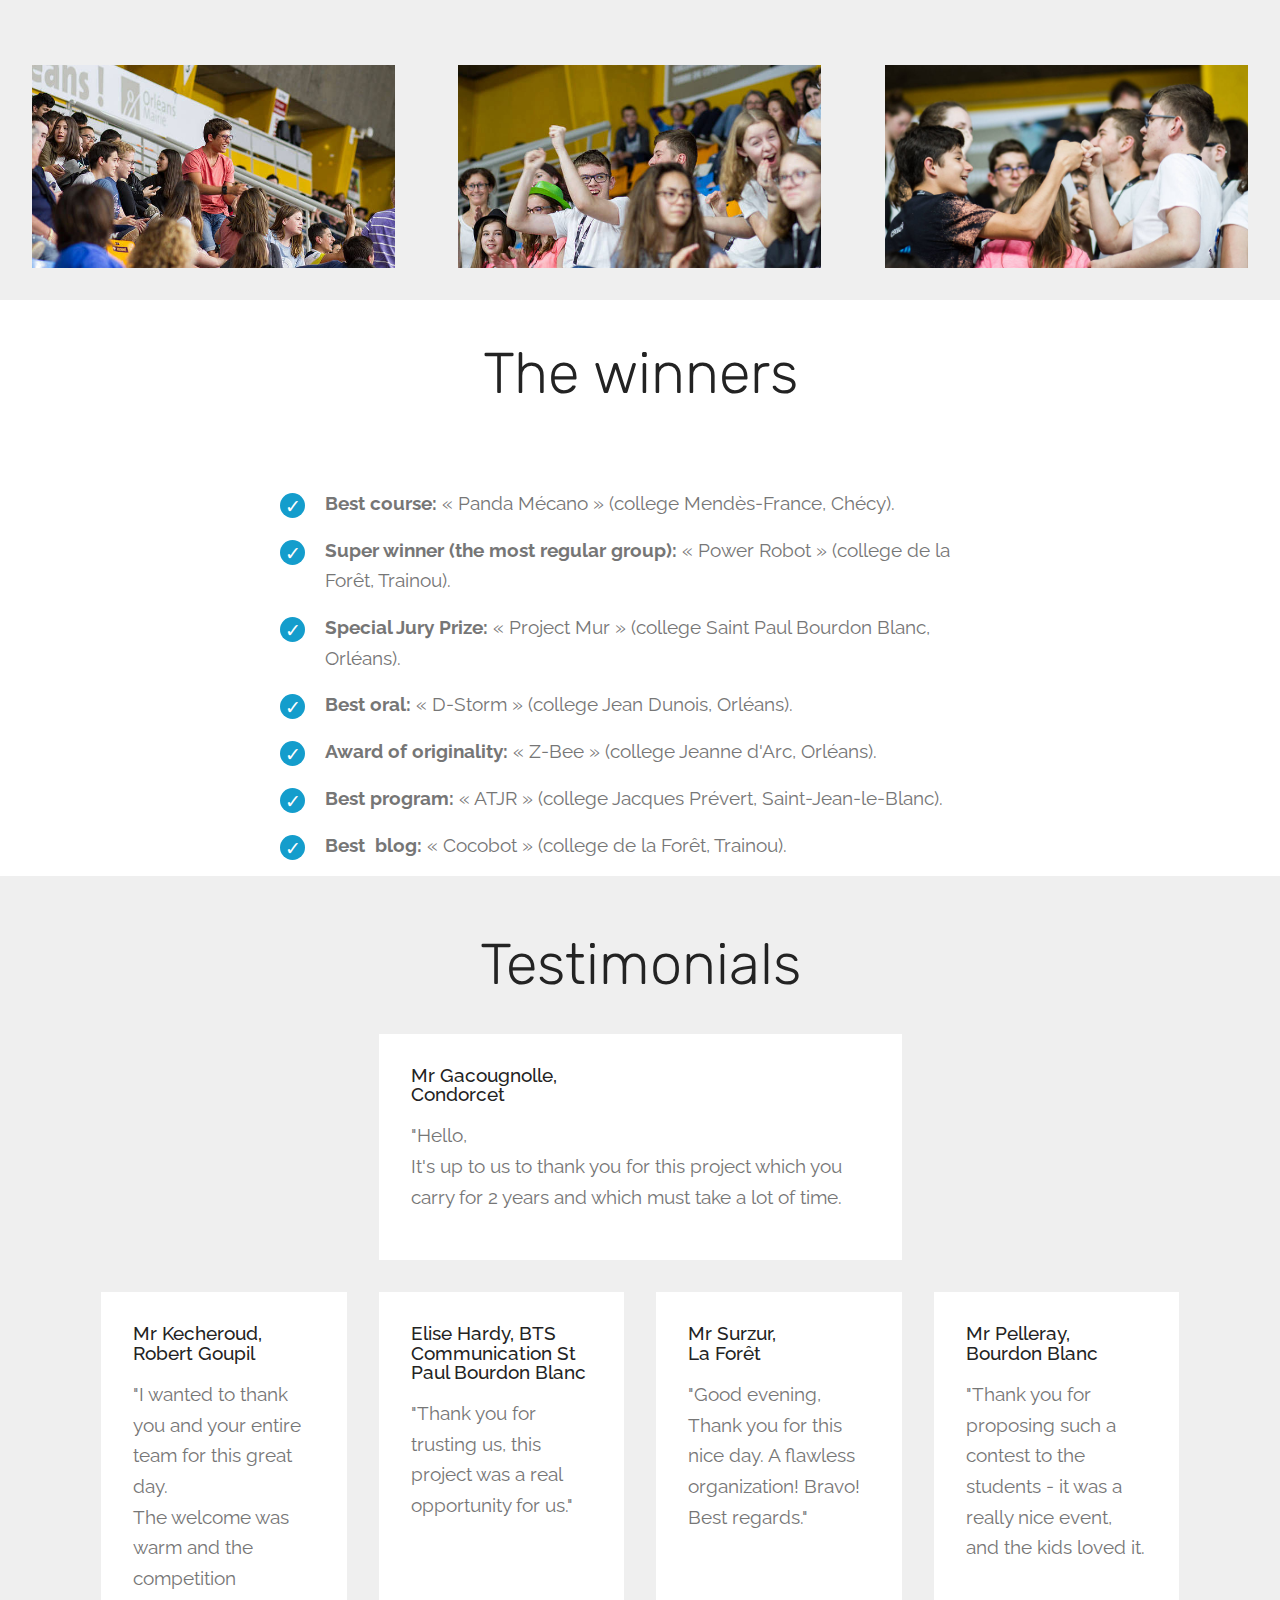
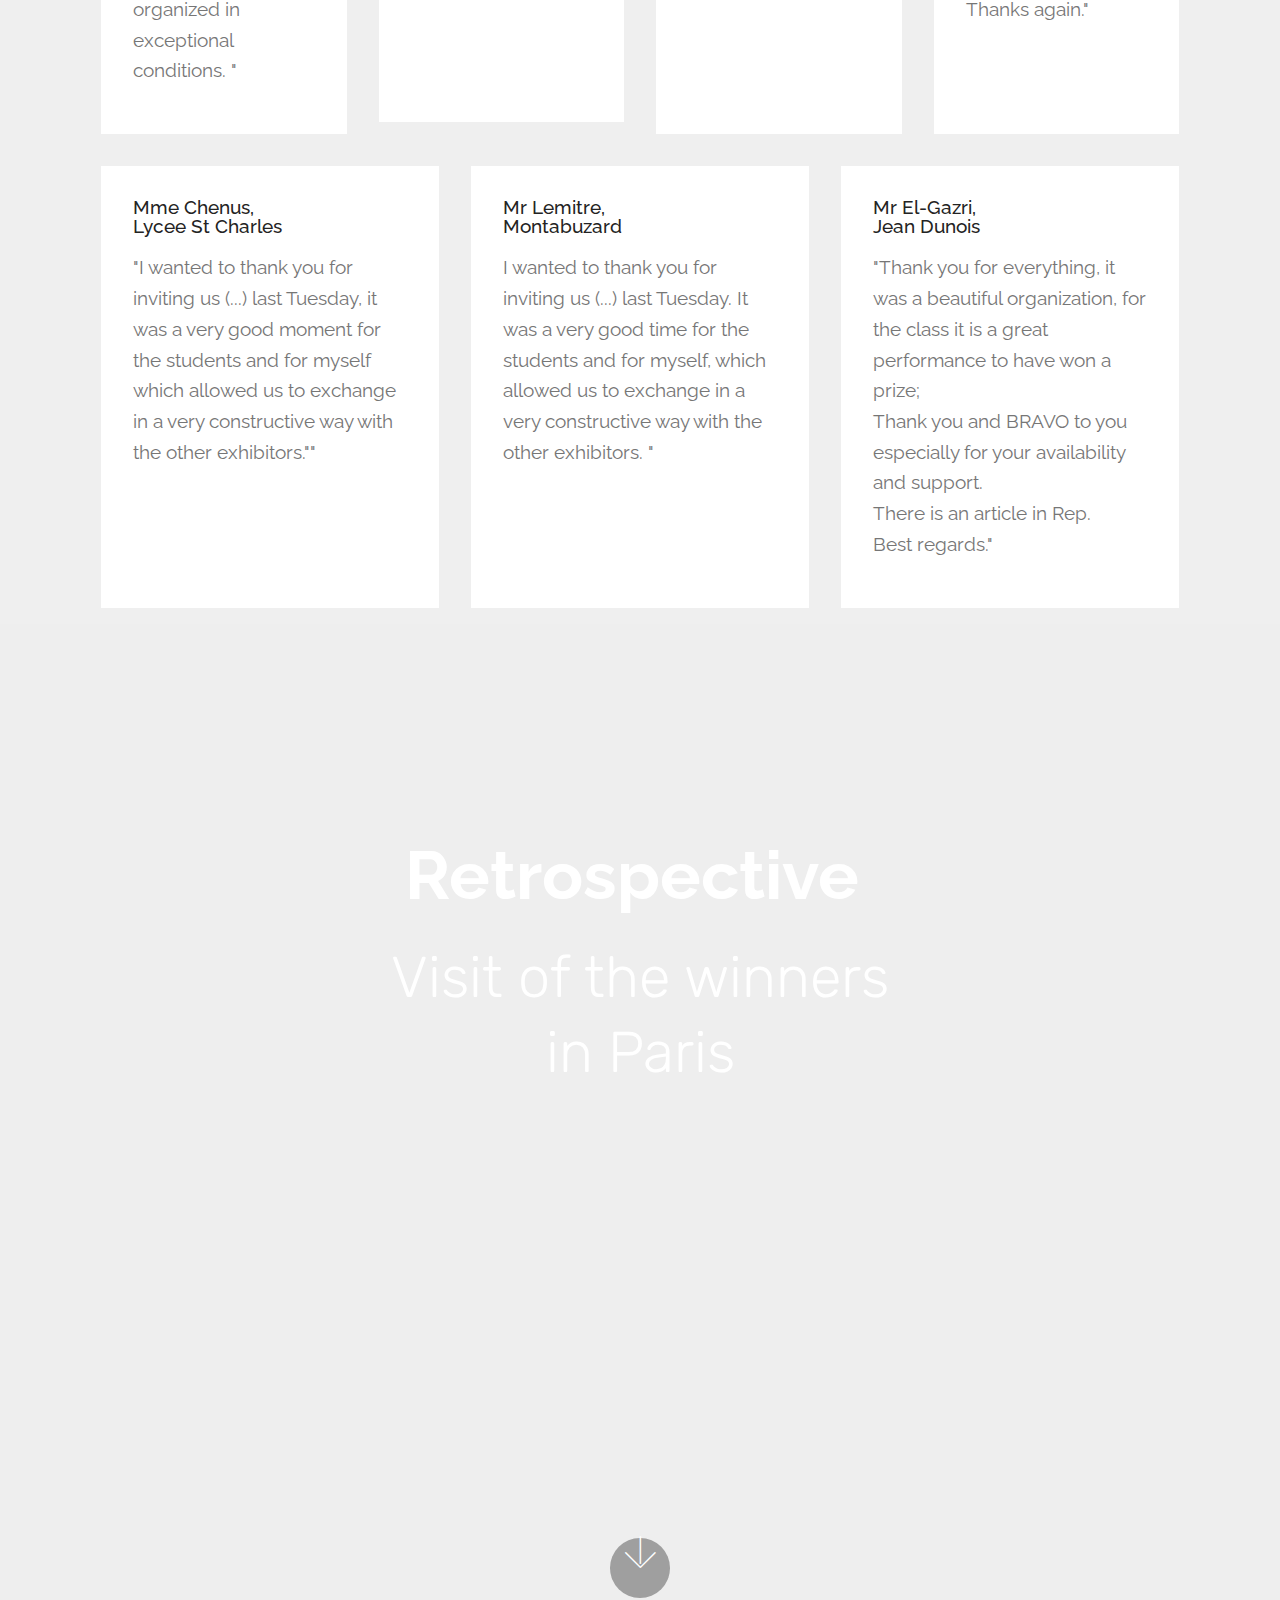
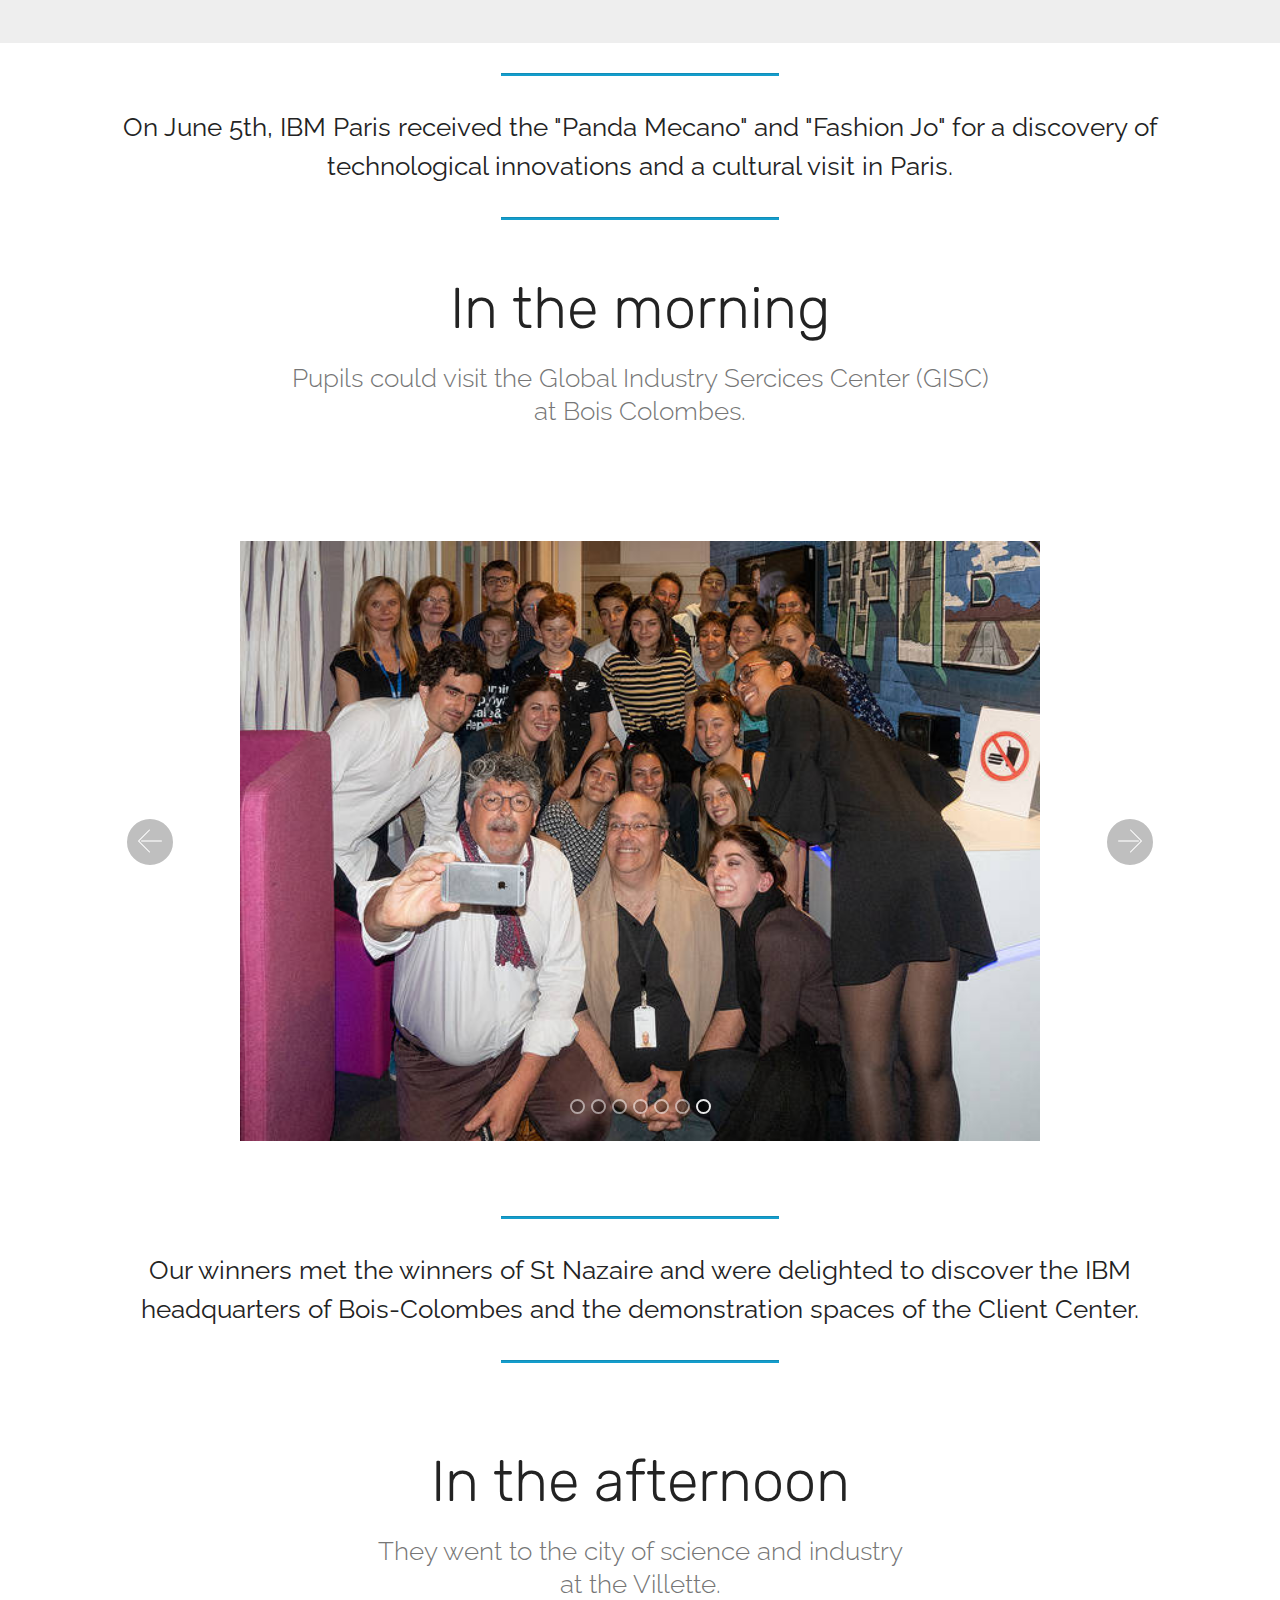
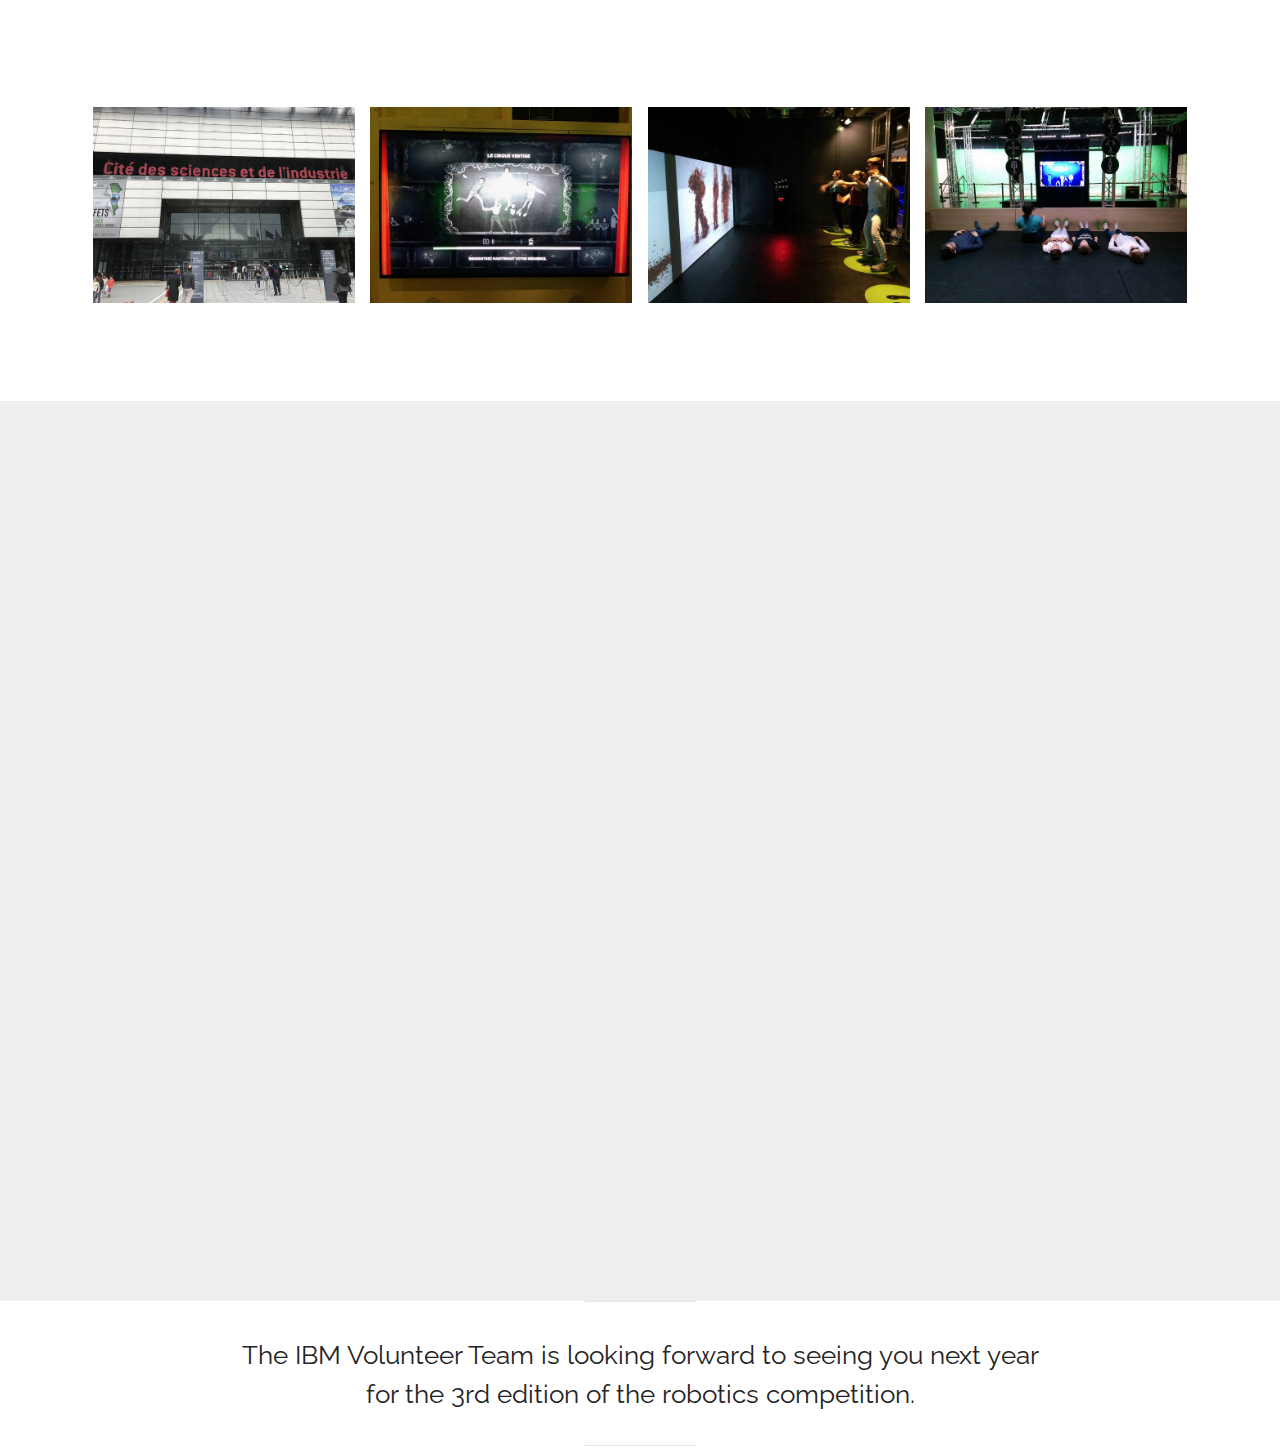
<file: page1.html>
<!DOCTYPE html>
<html >
<head>
  <!-- Site made with Mobirise Website Builder v4.7.1, https://mobirise.com -->
  <meta charset="UTF-8">
  <meta http-equiv="X-UA-Compatible" content="IE=edge">
  <meta name="generator" content="Mobirise v4.7.1, mobirise.com">
  <meta name="viewport" content="width=device-width, initial-scale=1, minimum-scale=1">
  <link rel="shortcut icon" href="assets/images/3-logos-bis-122x38.png" type="image/x-icon">
  <meta name="description" content="">
  <title>Page 1</title>
  <link rel="stylesheet" href="assets/web/assets/mobirise-icons/mobirise-icons.css">
  <link rel="stylesheet" href="assets/tether/tether.min.css">
  <link rel="stylesheet" href="assets/bootstrap/css/bootstrap.min.css">
  <link rel="stylesheet" href="assets/bootstrap/css/bootstrap-grid.min.css">
  <link rel="stylesheet" href="assets/bootstrap/css/bootstrap-reboot.min.css">
  <link rel="stylesheet" href="assets/dropdown/css/style.css">
  <link rel="stylesheet" href="assets/theme/css/style.css">
  <link rel="stylesheet" href="assets/gallery/style.css">
  <link rel="stylesheet" href="assets/mobirise/css/mbr-additional.css" type="text/css">
  
  
  
</head>
<body>
  <section class="menu cid-r21VXmmqin" once="menu" id="menu1-45">

    

    <nav class="navbar navbar-expand beta-menu navbar-dropdown align-items-center navbar-fixed-top navbar-toggleable-sm">
        <button class="navbar-toggler navbar-toggler-right" type="button" data-toggle="collapse" data-target="#navbarSupportedContent" aria-controls="navbarSupportedContent" aria-expanded="false" aria-label="Toggle navigation">
            <div class="hamburger">
                <span></span>
                <span></span>
                <span></span>
                <span></span>
            </div>
        </button>
        <div class="menu-logo">
            <div class="navbar-brand">
                <span class="navbar-logo">
                    <a href="index.html">
                         <img src="assets/images/3-logos-bis-122x38.png" alt="Mobirise" title="" style="height: 3.8rem;">
                    </a>
                </span>
                <span class="navbar-caption-wrap">
                    <a class="navbar-caption text-white display-4" href="https://mobirise.com">
                        MOBIRISE
                    </a>
                </span>
            </div>
        </div>
        <div class="collapse navbar-collapse" id="navbarSupportedContent">
            <ul class="navbar-nav nav-dropdown" data-app-modern-menu="true"><li class="nav-item">
                    <a class="nav-link link text-white display-4" href="https://mobirise.com">
                        <span class="mbri-home mbr-iconfont mbr-iconfont-btn"></span>
                        Services
                    </a>
                </li></ul>
            <div class="navbar-buttons mbr-section-btn"><a class="btn btn-sm btn-primary display-4" href="index.html"><span class="mbri-globe-2 mbr-iconfont mbr-iconfont-btn" style="color: rgb(255, 255, 255);"></span>
                    Version française</a></div>
        </div>
    </nav>
</section>

<section class="engine"><a href="https://mobirise.ws/k">develop your own website</a></section><section class="menu cid-r21VYBcnne" once="menu" id="menu1-46">

    

    <nav class="navbar navbar-expand beta-menu navbar-dropdown align-items-center navbar-fixed-top navbar-toggleable-sm">
        <button class="navbar-toggler navbar-toggler-right" type="button" data-toggle="collapse" data-target="#navbarSupportedContent" aria-controls="navbarSupportedContent" aria-expanded="false" aria-label="Toggle navigation">
            <div class="hamburger">
                <span></span>
                <span></span>
                <span></span>
                <span></span>
            </div>
        </button>
        <div class="menu-logo">
            <div class="navbar-brand">
                <span class="navbar-logo">
                    <a href="index.html">
                         <img src="assets/images/3-logos-bis-122x38.png" alt="Mobirise" title="" style="height: 3.8rem;">
                    </a>
                </span>
                <span class="navbar-caption-wrap">
                    <a class="navbar-caption text-white display-4" href="https://mobirise.com">
                        MOBIRISE
                    </a>
                </span>
            </div>
        </div>
        <div class="collapse navbar-collapse" id="navbarSupportedContent">
            <ul class="navbar-nav nav-dropdown" data-app-modern-menu="true"><li class="nav-item">
                    <a class="nav-link link text-white display-4" href="https://mobirise.com">
                        <span class="mbri-home mbr-iconfont mbr-iconfont-btn"></span>
                        Services
                    </a>
                </li></ul>
            <div class="navbar-buttons mbr-section-btn"><a class="btn btn-sm btn-primary display-4" href="index.html"><span class="mbri-globe-2 mbr-iconfont mbr-iconfont-btn" style="color: rgb(255, 255, 255);"></span>
                    Version française</a></div>
        </div>
    </nav>
</section>

<section class="menu cid-r21VQclEts" once="menu" id="menu1-43">

    

    <nav class="navbar navbar-expand beta-menu navbar-dropdown align-items-center navbar-fixed-top navbar-toggleable-sm">
        <button class="navbar-toggler navbar-toggler-right" type="button" data-toggle="collapse" data-target="#navbarSupportedContent" aria-controls="navbarSupportedContent" aria-expanded="false" aria-label="Toggle navigation">
            <div class="hamburger">
                <span></span>
                <span></span>
                <span></span>
                <span></span>
            </div>
        </button>
        <div class="menu-logo">
            <div class="navbar-brand">
                <span class="navbar-logo">
                    <a href="index.html">
                         <img src="assets/images/3-logos-bis-122x38.png" alt="Mobirise" title="" style="height: 3.8rem;">
                    </a>
                </span>
                <span class="navbar-caption-wrap">
                    <a class="navbar-caption text-white display-4" href="https://mobirise.com">
                        MOBIRISE
                    </a>
                </span>
            </div>
        </div>
        <div class="collapse navbar-collapse" id="navbarSupportedContent">
            
            <div class="navbar-buttons mbr-section-btn"><a class="btn btn-sm btn-primary display-4" href="index.html"><span class="mbri-globe-2 mbr-iconfont mbr-iconfont-btn" style="color: rgb(255, 255, 255);"></span>
                    Version française</a></div>
        </div>
    </nav>
</section>

<section class="header6 cid-r21SpRIyfE mbr-fullscreen" data-bg-video="https://www.youtube.com/watch?v=k7I0xZsAYDE&amp;feature=youtu.be" id="header6-3e">

    

    <div class="mbr-overlay" style="opacity: 0.4; background-color: rgb(0, 0, 0);">
    </div>

    <div class="container">
        <div class="row justify-content-md-center">
            <div class="mbr-white col-md-10">
                <h1 class="mbr-section-title align-center mbr-bold pb-3 mbr-fonts-style display-1">ROBOTICS COMPETITION&nbsp;</h1>
                <p class="mbr-text align-center pb-3 mbr-fonts-style display-2">
                    Initiation to Programming&nbsp;<br>2017 - 2018</p>
                
            </div>
        </div>
    </div>

    <div class="mbr-arrow hidden-sm-down" aria-hidden="true">
        <a href="#next">
            <i class="mbri-down mbr-iconfont"></i>
        </a>
    </div>
</section>

<section class="mbr-section content4 cid-r21SwYe1Ji" id="content4-3g">

    

    <div class="container">
        <div class="media-container-row">
            <div class="title col-12 col-md-8">
                <h2 class="align-center pb-3 mbr-fonts-style display-2">Educational project</h2>
                <h3 class="mbr-section-subtitle align-center mbr-light mbr-fonts-style display-5">10 colleges, in multi-classes, classes or club<div>&nbsp;</div><div>Around 400 students for 41 teams</div><div><br></div><div>from September 2017 to May 2018</div><div><br></div><div>in partnership with the Orléans City Hall<br><br><div><br></div></div></h3>
                
            </div>
        </div>
    </div>
</section>

<section class="mbr-section article content9 cid-r21SxArQSc" id="content9-3h">
    
     

    <div class="container">
        <div class="inner-container" style="width: 100%;">
            <hr class="line" style="width: 25%;">
            <div class="section-text align-center mbr-fonts-style display-5">The idea is to get students to think about the value of digital and engineering channels, <br>often neglected by girls.</div>
            <hr class="line" style="width: 25%;">
        </div>
        </div>
</section>

<section class="features4 cid-r21SzrG8eS" id="features4-3i">
    
         

    
    <div class="container">
        <div class="media-container-row">
            <div class="card p-3 col-12 col-md-6">
                <div class="card-wrapper media-container-row media-container-row">
                    <div class="card-box">
                        <h4 class="card-title pb-3 mbr-fonts-style display-5">Interest&nbsp;</h4>
                        <p class="mbr-text mbr-fonts-style display-7">- Learning work in team project mode and remote work.<br>- Communication: Use of common tools (IBM community server dedicated to the project).&nbsp;<br>- Formalization of the work done.<br><br><br><br></p>
                    </div>
                </div>
            </div>

            <div class="card p-3 col-12 col-md-6 col-12 col-md-6">
                <div class="card-wrapper media-container-row">
                    <div class="card-box">
                        <h4 class="card-title pb-3 mbr-fonts-style display-5">Objectives&nbsp;</h4>
                        <p class="mbr-text mbr-fonts-style display-7">&nbsp;F rom September to May:<br>- Fit and adapt the robot.<br>- Program it to complete the course provided in the best time and reverse different targets.<br>- Feed a blog throughout the school year showing the progress of the work.<br>- Document the project in anticipation of the oral.&nbsp;<br><br></p>
                    </div>
                </div>
            </div>

            

            
        </div>
    </div>
</section>

<section class="features2 cid-r2bEfk0GvD" id="features2-4a">

    

    
    
    <div class="container">
        <div class="media-container-row">
            <div class="card p-3 col-12 col-md-6 col-lg-4">
                <div class="card-wrapper">
                    <div class="card-img">
                        <img src="assets/images/lego2-634x512.png" alt="Mobirise" title="">
                    </div>
                    <div class="card-box">
                        <h4 class="card-title pb-3 mbr-fonts-style display-7">&nbsp;Lego box</h4>
                        <p class="mbr-text mbr-fonts-style display-7"></p>
                    </div>
                </div>
            </div>

            <div class="card p-3 col-12 col-md-6 col-lg-4">
                <div class="card-wrapper">
                    <div class="card-img">
                        <img src="assets/images/parcours2-638x512.png" alt="Mobirise" title="">
                    </div>
                    <div class="card-box ">
                        <h4 class="card-title pb-3 mbr-fonts-style display-7">Course&nbsp;</h4>
                        <p class="mbr-text mbr-fonts-style display-7"><a href="http://mobirise.com">.</a>
                        </p>
                    </div>
                </div>
            </div>

            <div class="card p-3 col-12 col-md-6 col-lg-4">
                <div class="card-wrapper">
                    <div class="card-img">
                        <img src="assets/images/programmation2-638x512.png" alt="Mobirise" title="">
                    </div>
                    <div class="card-box">
                        <h4 class="card-title pb-3 mbr-fonts-style display-7">Programming</h4>
                        <p class="mbr-text mbr-fonts-style display-7"></p>
                    </div>
                </div>
            </div>

            
        </div>
    </div>
</section>

<section class="mbr-section article content9 cid-r21SI2uU54" id="content9-3j">
    
     

    <div class="container">
        <div class="inner-container" style="width: 100%;">
            <hr class="line" style="width: 25%;">
            <div class="section-text align-center mbr-fonts-style display-5">List of participating colleges:&nbsp;</div>
            <hr class="line" style="width: 25%;">
        </div>
        </div>
</section>

<section class="mbr-section article content11 cid-r21Si2Q3gm" id="content11-2l">
     

    <div class="container">
        <div class="media-container-row">
            <div class="mbr-text counter-container col-12 col-md-8 mbr-fonts-style display-7">
                <ol>
                    <li>Montabuzard – Ingré &nbsp; &nbsp; &nbsp; &nbsp; &nbsp; &nbsp; &nbsp; &nbsp; &nbsp; &nbsp; &nbsp; &nbsp; &nbsp;</li><li>Condorcet – Fleury &nbsp; &nbsp; &nbsp; &nbsp; &nbsp; &nbsp; &nbsp; &nbsp; &nbsp; &nbsp; &nbsp; &nbsp; &nbsp; &nbsp; </li><li>La Forêt – Trainou</li><li>Val de Loire - Saint Denis en Val</li><li>Jacques Prévert - Saint Jean le Blanc</li><li>Robert Goupil - Beaugency</li><li>Mendes France – Chécy</li><li>Dunois – Orléans</li><li>Jeanne-D’Arc – Orléans</li><li>Bourdon Blanc – Orléans</li>
                </ol>
            </div>
        </div>
    </div>
</section>

<section class="cid-r21SL66z34 mbr-fullscreen mbr-parallax-background" id="header2-3k">

    

    

    <div class="container align-center">
        <div class="row justify-content-md-center">
            <div class="mbr-white col-md-10">
                <h1 class="mbr-section-title mbr-bold pb-3 mbr-fonts-style display-1">Retrospective&nbsp;</h1>
                <h3 class="mbr-section-subtitle align-center mbr-light pb-3 mbr-fonts-style display-2">Orleans'Palais des sports &nbsp;<br>May 22nd &nbsp;2018&nbsp;</h3>
                <p class="mbr-text pb-3 mbr-fonts-style display-5"></p>
                
            </div>
        </div>
    </div>
    <div class="mbr-arrow hidden-sm-down" aria-hidden="true">
        <a href="#next">
            <i class="mbri-down mbr-iconfont"></i>
        </a>
    </div>
</section>

<section class="features2 cid-r21SMP3ZWm" id="features2-3l">

    

    
    
    <div class="container">
        <div class="media-container-row">
            <div class="card p-3 col-12 col-md-6">
                <div class="card-wrapper">
                    <div class="card-img">
                        <img src="assets/images/42283360952-a42a943040-z-640x427.jpg" alt="Mobirise" title="">
                    </div>
                    <div class="card-box">
                        <h4 class="card-title pb-3 mbr-fonts-style display-7">In the morning:</h4>
                        <p class="mbr-text mbr-fonts-style display-7">Selection of the groups that will represent their college (qualification phase)<br>Presentation of the project during a ten-minute oral in front of a jury.<br>Evaluation of the originality of each group in front of a dedicated jury.<br><br></p>
                    </div>
                </div>
            </div>

            <div class="card p-3 col-12 col-md-6">
                <div class="card-wrapper">
                    <div class="card-img">
                        <img src="assets/images/27461397487-94a98773ee-z-1-640x427.jpg" alt="Mobirise" title="">
                    </div>
                    <div class="card-box ">
                        <h4 class="card-title pb-3 mbr-fonts-style display-7">In the afternoon:&nbsp;</h4>
                        <p class="mbr-text mbr-fonts-style display-7">Final winners of the colleges.<br>Different prize-giving for the best<br>of them.<br><br></p>
                    </div>
                </div>
            </div>

            

            
        </div>
    </div>
</section>

<section class="mbr-section content4 cid-r21SP3bmWd" id="content4-3m">

    

    <div class="container">
        <div class="media-container-row">
            <div class="title col-12 col-md-8">
                <h2 class="align-center pb-3 mbr-fonts-style display-2">The orals ,<div>a moment of privileged exchanges<br>
                </div></h2>
                <h3 class="mbr-section-subtitle align-center mbr-light mbr-fonts-style display-5"><br>The opportunity for students to interact with an IBMer <br>and a professional on how they conducted this project throughout the year.</h3>
                
            </div>
        </div>
    </div>
</section>

<section class="features2 cid-r21Si5Kx1P" id="features2-2p">

    

    
    
    <div class="container">
        <div class="media-container-row">
            <div class="card p-3 col-12 col-md-6 col-lg-4">
                <div class="card-wrapper">
                    <div class="card-img">
                        <img src="assets/images/28457806798-819ef34ff6-z-640x427.jpg" alt="Mobirise" title="">
                    </div>
                    <div class="card-box">
                        <h4 class="card-title pb-3 mbr-fonts-style display-7"></h4>
                        <p class="mbr-text mbr-fonts-style display-7"></p>
                    </div>
                </div>
            </div>

            <div class="card p-3 col-12 col-md-6 col-lg-4">
                <div class="card-wrapper">
                    <div class="card-img">
                        <img src="assets/images/42283356392-e90d73d672-z-640x427.jpg" alt="Mobirise" title="">
                    </div>
                    <div class="card-box ">
                        <h4 class="card-title pb-3 mbr-fonts-style display-7"></h4>
                        <p class="mbr-text mbr-fonts-style display-7">&nbsp;</p>
                    </div>
                </div>
            </div>

            <div class="card p-3 col-12 col-md-6 col-lg-4">
                <div class="card-wrapper">
                    <div class="card-img">
                        <img src="assets/images/42283371122-e06d6f5944-z-640x426.jpg" alt="Mobirise" title="">
                    </div>
                    <div class="card-box">
                        <h4 class="card-title pb-3 mbr-fonts-style display-7"></h4>
                        <p class="mbr-text mbr-fonts-style display-7"></p>
                    </div>
                </div>
            </div>

            
        </div>
    </div>
</section>

<section class="mbr-section content4 cid-r21SYVPy3V" id="content4-3n">

    

    <div class="container">
        <div class="media-container-row">
            <div class="title col-12 col-md-8">
                <h2 class="align-center pb-3 mbr-fonts-style display-2">The digital village</h2>
                <h3 class="mbr-section-subtitle align-center mbr-light mbr-fonts-style display-7"><div><span style="font-size: 1.5rem;">&nbsp;Presentation of projects, through stands held by schools, associations, companies, use cases presenting</span></div><div><span style="font-size: 1.5rem;">the results of digital projects.</span></div><div><div><br></div><div>Presented domains :</div><div>3D Imaging, Virtual Reality,</div><div>Robotics</div><div>Internet of Things</div><div>Diverse and varied fields of application (agriculture, energy, videos, arts ... etc)</div></div></h3>
                
            </div>
        </div>
    </div>
</section>

<section class="features2 cid-r21Si7y3fF" id="features2-2r">

    

    
    
    <div class="container">
        <div class="media-container-row">
            <div class="card p-3 col-12 col-md-6 col-lg-3">
                <div class="card-wrapper">
                    <div class="card-img">
                        <img src="assets/images/bis-27461475367-d85aebd4db-z-492x330.jpg" alt="Mobirise" title="">
                    </div>
                    <div class="card-box">
                        
                        
                    </div>
                </div>
            </div>

            <div class="card p-3 col-12 col-md-6 col-lg-3">
                <div class="card-wrapper">
                    <div class="card-img">
                        <img src="assets/images/28458204678-46fb1311b6-z-492x328.jpg" alt="Mobirise" title="">
                    </div>
                    <div class="card-box ">
                        
                        
                    </div>
                </div>
            </div>

            <div class="card p-3 col-12 col-md-6 col-lg-3">
                <div class="card-wrapper">
                    <div class="card-img">
                        <img src="assets/images/bis42330651931-a9bf419f8b-z-492x331.jpg" alt="Mobirise" title="">
                    </div>
                    <div class="card-box">
                        
                        
                    </div>
                </div>
            </div>

            <div class="card p-3 col-12 col-md-6 col-lg-3">
                <div class="card-wrapper">
                    <div class="card-img">
                        <img src="assets/images/27461139177-bd3c6ccbac-z-492x328.jpg" alt="Mobirise" title="">
                    </div>
                    <div class="card-box">
                        
                        
                    </div>
                </div>
            </div>
        </div>
    </div>
</section>

<section class="mbr-section content4 cid-r21T27HEdW" id="content4-3o">

    

    <div class="container">
        <div class="media-container-row">
            <div class="title col-12 col-md-8">
                <h2 class="align-center pb-3 mbr-fonts-style display-2">Qualifying and final phases&nbsp;</h2>
                <h3 class="mbr-section-subtitle align-center mbr-light mbr-fonts-style display-5">41 groups competed in the morning.<div>In the afternoon, only 1 group represented his college<span style="font-size: 1.6rem;">.&nbsp;</span></div></h3>
                
            </div>
        </div>
    </div>
</section>

<section class="mbr-gallery mbr-slider-carousel cid-r21Si985cY" id="gallery3-2t">

    

    <div>
        <div><!-- Filter --><!-- Gallery --><div class="mbr-gallery-row"><div class="mbr-gallery-layout-default"><div><div><div class="mbr-gallery-item mbr-gallery-item--p4" data-video-url="false" data-tags="Impressionnant"><div href="#lb-gallery3-2t" data-slide-to="0" data-toggle="modal"><img src="assets/images/27461435147-25ca351201-z-640x427-640x427.jpg" alt="" title=""><span class="icon-focus"></span></div></div><div class="mbr-gallery-item mbr-gallery-item--p4" data-video-url="false" data-tags="Animé"><div href="#lb-gallery3-2t" data-slide-to="1" data-toggle="modal"><img src="assets/images/42330431881-3c7658d5ef-z-640x427-640x427.jpg" alt="" title=""><span class="icon-focus"></span></div></div><div class="mbr-gallery-item mbr-gallery-item--p4" data-video-url="false" data-tags="Impressionnant"><div href="#lb-gallery3-2t" data-slide-to="2" data-toggle="modal"><img src="assets/images/27461800547-72cc73ce3f-z-640x427-640x427.jpg" alt="" title=""><span class="icon-focus"></span></div></div><div class="mbr-gallery-item mbr-gallery-item--p4" data-video-url="false" data-tags="Impressionnant"><div href="#lb-gallery3-2t" data-slide-to="3" data-toggle="modal"><img src="assets/images/27461786927-c8f516b029-z-640x407-640x407.jpg" alt="" title=""><span class="icon-focus"></span></div></div><div class="mbr-gallery-item mbr-gallery-item--p4" data-video-url="false" data-tags="Impressionnant"><div href="#lb-gallery3-2t" data-slide-to="4" data-toggle="modal"><img src="assets/images/41607717564-da93380206-z-640x427-640x427.jpg" alt="" title=""><span class="icon-focus"></span></div></div><div class="mbr-gallery-item mbr-gallery-item--p4" data-video-url="false" data-tags="Impressionnant"><div href="#lb-gallery3-2t" data-slide-to="5" data-toggle="modal"><img src="assets/images/41428917665-945b36cf60-z-640x426-640x426.jpg" alt="" title=""><span class="icon-focus"></span></div></div></div></div><div class="clearfix"></div></div></div><!-- Lightbox --><div data-app-prevent-settings="" class="mbr-slider modal fade carousel slide" tabindex="-1" data-keyboard="true" data-interval="false" id="lb-gallery3-2t"><div class="modal-dialog"><div class="modal-content"><div class="modal-body"><div class="carousel-inner"><div class="carousel-item"><img src="assets/images/27461435147-25ca351201-z-640x427.jpg" alt="" title=""></div><div class="carousel-item"><img src="assets/images/42330431881-3c7658d5ef-z-640x427.jpg" alt="" title=""></div><div class="carousel-item"><img src="assets/images/27461800547-72cc73ce3f-z-640x427.jpg" alt="" title=""></div><div class="carousel-item"><img src="assets/images/27461786927-c8f516b029-z-640x407.jpg" alt="" title=""></div><div class="carousel-item"><img src="assets/images/41607717564-da93380206-z-640x427.jpg" alt="" title=""></div><div class="carousel-item active"><img src="assets/images/41428917665-945b36cf60-z-640x426.jpg" alt="" title=""></div></div><a class="carousel-control carousel-control-prev" role="button" data-slide="prev" href="#lb-gallery3-2t"><span class="mbri-left mbr-iconfont" aria-hidden="true"></span><span class="sr-only">Previous</span></a><a class="carousel-control carousel-control-next" role="button" data-slide="next" href="#lb-gallery3-2t"><span class="mbri-right mbr-iconfont" aria-hidden="true"></span><span class="sr-only">Next</span></a><a class="close" href="#" role="button" data-dismiss="modal"><span class="sr-only">Close</span></a></div></div></div></div></div>
    </div>

</section>

<section class="mbr-section content4 cid-r21T5lXH0w" id="content4-3p">

    

    <div class="container">
        <div class="media-container-row">
            <div class="title col-12 col-md-8">
                <h2 class="align-center pb-3 mbr-fonts-style display-2">The graduation &nbsp; &nbsp; &nbsp; &nbsp; &nbsp; &nbsp;&nbsp;</h2>
                <h3 class="mbr-section-subtitle align-center mbr-light mbr-fonts-style display-5">Eyes sparkle, smiles on the stage<div>as in the stands<br></div></h3>
                
            </div>
        </div>
    </div>
</section>

<section class="features2 cid-r21SiaDhOQ" id="features2-2v">

    

    
    
    <div class="container">
        <div class="media-container-row">
            <div class="card p-3 col-12 col-md-6">
                <div class="card-wrapper">
                    <div class="card-img">
                        <img src="assets/images/41429473575-7306797a4f-kter-1046x586.jpg" alt="Mobirise" title="">
                    </div>
                    <div class="card-box">
                        <h4 class="card-title pb-3 mbr-fonts-style display-7"></h4>
                        <p class="mbr-text mbr-fonts-style display-7"></p>
                    </div>
                </div>
            </div>

            <div class="card p-3 col-12 col-md-6">
                <div class="card-wrapper">
                    <div class="card-img">
                        <img src="assets/images/41613811994-edb2195859-z-640x360.jpg" alt="Mobirise" title="">
                    </div>
                    <div class="card-box ">
                        <h4 class="card-title pb-3 mbr-fonts-style display-7"></h4>
                        <p class="mbr-text mbr-fonts-style display-7"></p>
                    </div>
                </div>
            </div>

            

            
        </div>
    </div>
</section>

<section class="features2 cid-r21Sibx7UH" id="features2-2w">

    

    
    
    <div class="container">
        <div class="media-container-row">
            <div class="card p-3 col-12 col-md-6">
                <div class="card-wrapper">
                    <div class="card-img">
                        <img src="assets/images/42330796041-e3d00d5e82-z-640x480.jpg" alt="Mobirise" title="">
                    </div>
                    <div class="card-box">
                        <h4 class="card-title pb-3 mbr-fonts-style display-7"></h4>
                        <p class="mbr-text mbr-fonts-style display-7"></p>
                    </div>
                </div>
            </div>

            <div class="card p-3 col-12 col-md-6">
                <div class="card-wrapper">
                    <div class="card-img">
                        <img src="assets/images/41428594635-17c910be25-z-640x481.jpg" alt="Mobirise" title="">
                    </div>
                    <div class="card-box ">
                        <h4 class="card-title pb-3 mbr-fonts-style display-7"></h4>
                        <p class="mbr-text mbr-fonts-style display-7"></p>
                    </div>
                </div>
            </div>

            

            
        </div>
    </div>
</section>

<section class="mbr-gallery mbr-slider-carousel cid-r21SicRSym" id="gallery3-2x">

    

    <div>
        <div><!-- Filter --><!-- Gallery --><div class="mbr-gallery-row"><div class="mbr-gallery-layout-default"><div><div><div class="mbr-gallery-item mbr-gallery-item--p4" data-video-url="false" data-tags="Impressionnant"><div href="#lb-gallery3-2x" data-slide-to="0" data-toggle="modal"><img src="assets/images/41434684975-17cdc4bd79-z-1-640x360-640x360.jpg" alt="" title=""><span class="icon-focus"></span></div></div><div class="mbr-gallery-item mbr-gallery-item--p4" data-video-url="false" data-tags="Impressionnant"><div href="#lb-gallery3-2x" data-slide-to="1" data-toggle="modal"><img src="assets/images/41613920794-4a132e347e-z-640x360-640x360.jpg" alt="" title=""><span class="icon-focus"></span></div></div><div class="mbr-gallery-item mbr-gallery-item--p4" data-video-url="false" data-tags="Impressionnant"><div href="#lb-gallery3-2x" data-slide-to="2" data-toggle="modal"><img src="assets/images/42288663452-ce9a3cda33-o-2000x1125-800x450.jpg" alt="" title=""><span class="icon-focus"></span></div></div></div></div><div class="clearfix"></div></div></div><!-- Lightbox --><div data-app-prevent-settings="" class="mbr-slider modal fade carousel slide" tabindex="-1" data-keyboard="true" data-interval="false" id="lb-gallery3-2x"><div class="modal-dialog"><div class="modal-content"><div class="modal-body"><div class="carousel-inner"><div class="carousel-item active"><img src="assets/images/41434684975-17cdc4bd79-z-1-640x360.jpg" alt="" title=""></div><div class="carousel-item"><img src="assets/images/41613920794-4a132e347e-z-640x360.jpg" alt="" title=""></div><div class="carousel-item"><img src="assets/images/42288663452-ce9a3cda33-o-2000x1125.jpg" alt="" title=""></div></div><a class="carousel-control carousel-control-prev" role="button" data-slide="prev" href="#lb-gallery3-2x"><span class="mbri-left mbr-iconfont" aria-hidden="true"></span><span class="sr-only">Previous</span></a><a class="carousel-control carousel-control-next" role="button" data-slide="next" href="#lb-gallery3-2x"><span class="mbri-right mbr-iconfont" aria-hidden="true"></span><span class="sr-only">Next</span></a><a class="close" href="#" role="button" data-dismiss="modal"><span class="sr-only">Close</span></a></div></div></div></div></div>
    </div>

</section>

<section class="mbr-section content4 cid-r21T8XX3mP" id="content4-3q">

    

    <div class="container">
        <div class="media-container-row">
            <div class="title col-12 col-md-8">
                <h2 class="align-center pb-3 mbr-fonts-style display-2">The winners</h2>
                <h3 class="mbr-section-subtitle align-center mbr-light mbr-fonts-style display-5"></h3>
                
            </div>
        </div>
    </div>
</section>

<section class="mbr-section article content12 cid-r21ZgEPS7o" id="content12-49">
     

    <div class="container">
        <div class="media-container-row">
            <div class="mbr-text counter-container col-12 col-md-8 mbr-fonts-style display-7">
                <div><strong><br></strong></div><ul>
                    <li><strong>Best course: </strong>« Panda Mécano » (college Mendès-France, Chécy).</li><li><strong>Super winner (the most regular group): </strong>« Power Robot » (college de la Forêt, Trainou).</li><li><strong>Special Jury Prize: </strong>« Project Mur » (college Saint Paul Bourdon Blanc, Orléans).</li><li><strong>Best oral:</strong> « D-Storm » (college Jean Dunois, Orléans).</li><li><strong>Award of originality: </strong>« Z-Bee » (college Jeanne d'Arc, Orléans).</li><li><strong>Best program: </strong>« ATJR » (college Jacques Prévert, Saint-Jean-le-Blanc).</li><li><strong>Best &nbsp;blog: </strong>« Cocobot » (college de la Forêt, Trainou).</li>
                </ul>
            </div>
        </div>
    </div>
</section>

<section class="mbr-section content4 cid-r21TdWVpFb" id="content4-3r">

    

    <div class="container">
        <div class="media-container-row">
            <div class="title col-12 col-md-8">
                <h2 class="align-center pb-3 mbr-fonts-style display-2">Testimonials</h2>
                <h3 class="mbr-section-subtitle align-center mbr-light mbr-fonts-style display-5"></h3>
                
            </div>
        </div>
    </div>
</section>

<section class="features4 cid-r21TfsGQ3E" id="features4-3s">
    
         

    
    <div class="container">
        <div class="media-container-row">
            <div class="card p-3 col-12 col-md-6">
                <div class="card-wrapper media-container-row media-container-row">
                    <div class="card-box">
                        <h4 class="card-title pb-3 mbr-fonts-style display-7">Mr Gacougnolle, <br>Condorcet&nbsp;</h4>
                        <p class="mbr-text mbr-fonts-style display-7">"Hello,<br>It's up to us to thank you for this project which you carry for 2 years and which must take a lot of time.<br></p>
                    </div>
                </div>
            </div>

            

            

            
        </div>
    </div>
</section>

<section class="features4 cid-r21Tg1JEuz" id="features4-3t">
    
         

    
    <div class="container">
        <div class="media-container-row">
            <div class="card p-3 col-12 col-md-6 col-lg-3">
                <div class="card-wrapper media-container-row media-container-row">
                    <div class="card-box">
                        <h4 class="card-title pb-3 mbr-fonts-style display-7">Mr Kecheroud, Robert Goupil</h4>
                        <p class="mbr-text mbr-fonts-style display-7">"I wanted to thank you and your entire team for this great day.<br>The welcome was warm and the competition organized in exceptional conditions. "<br></p>
                    </div>
                </div>
            </div>

            <div class="card p-3 col-12 col-md-6 col-12 col-md-6 col-lg-3">
                <div class="card-wrapper media-container-row">
                    <div class="card-box">
                        <h4 class="card-title pb-3 mbr-fonts-style display-7">Elise Hardy, BTS Communication St Paul Bourdon Blanc</h4>
                        <p class="mbr-text mbr-fonts-style display-7">"Thank you for trusting us, this project was a real opportunity for us."<br><br><br><br><br><br></p>
                    </div>
                </div>
            </div>

            <div class="card p-3 col-12 col-md-6 col-lg-3">
                <div class="card-wrapper media-container-row">
                    <div class="card-box">
                        <h4 class="card-title pb-3 mbr-fonts-style display-7"><div><span style="color: inherit; font-size: 1.2rem;">Mr Surzur,</span></div><div><span style="color: inherit; font-size: 1.2rem;">La Forêt</span></div></h4>
                        <p class="mbr-text mbr-fonts-style display-7">"Good evening,<br>Thank you for this nice day. A flawless organization! Bravo!<br>Best regards."<br><br><br><br><br><br></p>
                    </div>
                </div>
            </div>

            <div class="card p-3 col-12 col-md-6 col-lg-3">
                <div class="card-wrapper media-container-row">
                    <div class="card-box">
                        <h4 class="card-title pb-3 mbr-fonts-style display-7">Mr Pelleray, Bourdon Blanc&nbsp;</h4>
                        <p class="mbr-text mbr-fonts-style display-7">"Thank you for proposing such a contest to the students - it was a really nice event, and the kids loved it.<br><br>Thanks again."<br><br><br></p>
                    </div>
                </div>
            </div>
        </div>
    </div>
</section>

<section class="features4 cid-r21Tgz8vB7" id="features4-3u">
    
         

    
    <div class="container">
        <div class="media-container-row">
            <div class="card p-3 col-12 col-md-6 col-lg-4">
                <div class="card-wrapper media-container-row media-container-row">
                    <div class="card-box">
                        <h4 class="card-title pb-3 mbr-fonts-style display-7">Mme Chenus, <br>Lycee St Charles</h4>
                        <p class="mbr-text mbr-fonts-style display-7">"I wanted to thank you for inviting us (...) last Tuesday, it was a very good moment for the students and for myself which allowed us to exchange in a very constructive way with the other exhibitors.""<br><br><br><br></p>
                    </div>
                </div>
            </div>

            <div class="card p-3 col-12 col-md-6 col-12 col-md-6 col-lg-4">
                <div class="card-wrapper media-container-row">
                    <div class="card-box">
                        <h4 class="card-title pb-3 mbr-fonts-style display-7">Mr Lemitre, <br>Montabuzard&nbsp;</h4>
                        <p class="mbr-text mbr-fonts-style display-7">I wanted to thank you for inviting us (...) last Tuesday. It was a very good time for the students and for myself, which allowed us to exchange in a very constructive way with the other exhibitors. "<br><br><br><br></p>
                    </div>
                </div>
            </div>

            <div class="card p-3 col-12 col-md-6 col-lg-4">
                <div class="card-wrapper media-container-row">
                    <div class="card-box">
                        <h4 class="card-title pb-3 mbr-fonts-style display-7">Mr El-Gazri, <br>Jean Dunois&nbsp;</h4>
                        <p class="mbr-text mbr-fonts-style display-7">"Thank you for everything, it was a beautiful organization, for the class it is a great performance to have won a prize;<br>Thank you and BRAVO to you especially for your availability and support.<br>There is an article in Rep.<br>Best regards."</p>
                    </div>
                </div>
            </div>

            
        </div>
    </div>
</section>

<section class="cid-r21TPe7dzW mbr-fullscreen mbr-parallax-background" id="header2-3w">

    

    

    <div class="container align-center">
        <div class="row justify-content-md-center">
            <div class="mbr-white col-md-10">
                <h1 class="mbr-section-title mbr-bold pb-3 mbr-fonts-style display-1"><br><br>Retrospective&nbsp;</h1>
                <h3 class="mbr-section-subtitle align-center mbr-light pb-3 mbr-fonts-style display-2">Visit of the winners<div>in Paris<br><br><br><br><br><br><br></div></h3>
                <p class="mbr-text pb-3 mbr-fonts-style display-5"></p>
                
            </div>
        </div>
    </div>
    <div class="mbr-arrow hidden-sm-down" aria-hidden="true">
        <a href="#next">
            <i class="mbri-down mbr-iconfont"></i>
        </a>
    </div>
</section>

<section class="mbr-section article content9 cid-r21TThuhoV" id="content9-3x">
    
     

    <div class="container">
        <div class="inner-container" style="width: 100%;">
            <hr class="line" style="width: 25%;">
            <div class="section-text align-center mbr-fonts-style display-5">On June 5th, IBM Paris received the "Panda Mecano" and "Fashion Jo" for a discovery of technological innovations and a cultural visit in Paris.</div>
            <hr class="line" style="width: 25%;">
        </div>
        </div>
</section>

<section class="mbr-section content4 cid-r21TTUT5YY" id="content4-3y">

    

    <div class="container">
        <div class="media-container-row">
            <div class="title col-12 col-md-8">
                <h2 class="align-center pb-3 mbr-fonts-style display-2">In the morning</h2>
                <h3 class="mbr-section-subtitle align-center mbr-light mbr-fonts-style display-5">Pupils could visit the Global Industry Sercices Center (GISC) at Bois Colombes.</h3>
                
            </div>
        </div>
    </div>
</section>

<section class="carousel slide cid-r21SilHPWt" data-interval="false" id="slider2-37">

    
    <div class="container content-slider">
        <div class="content-slider-wrap">
            <div><div class="mbr-slider slide carousel" data-pause="true" data-keyboard="false" data-ride="carousel" data-interval="5000"><ol class="carousel-indicators"><li data-app-prevent-settings="" data-target="#slider2-37" data-slide-to="0"></li><li data-app-prevent-settings="" data-target="#slider2-37" data-slide-to="1"></li><li data-app-prevent-settings="" data-target="#slider2-37" data-slide-to="2"></li><li data-app-prevent-settings="" data-target="#slider2-37" data-slide-to="3"></li><li data-app-prevent-settings="" data-target="#slider2-37" data-slide-to="4"></li><li data-app-prevent-settings="" data-target="#slider2-37" data-slide-to="5"></li><li data-app-prevent-settings="" data-target="#slider2-37" class=" active" data-slide-to="6"></li></ol><div class="carousel-inner" role="listbox"><div class="carousel-item slider-fullscreen-image" data-bg-video-slide="false" style="background-image: url(assets/images/40969056280-fbd9618609-z-640x480.jpg);"><div class="container container-slide"><div class="image_wrapper"><img src="assets/images/40969056280-fbd9618609-z-640x480.jpg"><div class="carousel-caption justify-content-center"><div class="col-10 align-center"></div></div></div></div></div><div class="carousel-item slider-fullscreen-image" data-bg-video-slide="false" style="background-image: url(assets/images/41725481015-e496b8eeb5-z-640x427.jpg);"><div class="container container-slide"><div class="image_wrapper"><img src="assets/images/41725481015-e496b8eeb5-z-640x427.jpg"><div class="carousel-caption justify-content-center"><div class="col-10 align-center"></div></div></div></div></div><div class="carousel-item slider-fullscreen-image" data-bg-video-slide="false" style="background-image: url(assets/images/27911202457-58f2aa8b9d-z-640x480.jpg);"><div class="container container-slide"><div class="image_wrapper"><img src="assets/images/27911202457-58f2aa8b9d-z-640x480.jpg"><div class="carousel-caption justify-content-center"><div class="col-10 align-center"></div></div></div></div></div><div class="carousel-item slider-fullscreen-image" data-bg-video-slide="false" style="background-image: url(assets/images/27911138877-9a663f5773-z-640x480.jpg);"><div class="container container-slide"><div class="image_wrapper"><img src="assets/images/27911138877-9a663f5773-z-640x480.jpg"><div class="carousel-caption justify-content-center"><div class="col-10 align-center"></div></div></div></div></div><div class="carousel-item slider-fullscreen-image" data-bg-video-slide="false" style="background-image: url(assets/images/41725402175-e82a9c29f8-z-640x427.jpg);"><div class="container container-slide"><div class="image_wrapper"><img src="assets/images/41725402175-e82a9c29f8-z-640x427.jpg"><div class="carousel-caption justify-content-center"><div class="col-10 align-center"></div></div></div></div></div><div class="carousel-item slider-fullscreen-image" data-bg-video-slide="false" style="background-image: url(assets/images/42574861702-0c9b063936-z-640x427.jpg);"><div class="container container-slide"><div class="image_wrapper"><img src="assets/images/42574861702-0c9b063936-z-640x427.jpg"><div class="carousel-caption justify-content-center"><div class="col-10 align-center"></div></div></div></div></div><div class="carousel-item slider-fullscreen-image active" data-bg-video-slide="false" style="background-image: url(assets/images/42574410882-90957bb7c0-z-640x480.jpg);"><div class="container container-slide"><div class="image_wrapper"><img src="assets/images/42574410882-90957bb7c0-z-640x480.jpg"><div class="carousel-caption justify-content-center"><div class="col-10 align-center"></div></div></div></div></div></div><a data-app-prevent-settings="" class="carousel-control carousel-control-prev" role="button" data-slide="prev" href="#slider2-37"><span aria-hidden="true" class="mbri-left mbr-iconfont"></span><span class="sr-only">Previous</span></a><a data-app-prevent-settings="" class="carousel-control carousel-control-next" role="button" data-slide="next" href="#slider2-37"><span aria-hidden="true" class="mbri-right mbr-iconfont"></span><span class="sr-only">Next</span></a></div></div> 
        </div>
    </div>
</section>

<section class="mbr-section article content9 cid-r21TYyworO" id="content9-40">
    
     

    <div class="container">
        <div class="inner-container" style="width: 100%;">
            <hr class="line" style="width: 25%;">
            <div class="section-text align-center mbr-fonts-style display-5">Our winners met the winners of St Nazaire and were delighted to discover the IBM headquarters of Bois-Colombes and the demonstration spaces of the Client Center.</div>
            <hr class="line" style="width: 25%;">
        </div>
        </div>
</section>

<section class="mbr-section content4 cid-r21UmDJgqi" id="content4-41">

    

    <div class="container">
        <div class="media-container-row">
            <div class="title col-12 col-md-8">
                <h2 class="align-center pb-3 mbr-fonts-style display-2">In the afternoon</h2>
                <h3 class="mbr-section-subtitle align-center mbr-light mbr-fonts-style display-5">They went to the city of science and industry<div>at the Villette.</div></h3>
                
            </div>
        </div>
    </div>
</section>

<section class="mbr-gallery mbr-slider-carousel cid-r21Siod9vV" id="gallery2-3a">

    

    <div class="container">
        <div><!-- Filter --><!-- Gallery --><div class="mbr-gallery-row"><div class="mbr-gallery-layout-default"><div><div><div class="mbr-gallery-item mbr-gallery-item--p1" data-video-url="false" data-tags="Impressionnant"><div href="#lb-gallery2-3a" data-slide-to="0" data-toggle="modal"><img src="assets/images/42626003351-0dd5078496-z-640x480-640x480.jpg" alt="" title=""><span class="icon-focus"></span></div></div><div class="mbr-gallery-item mbr-gallery-item--p1" data-video-url="false" data-tags="Créatif"><div href="#lb-gallery2-3a" data-slide-to="1" data-toggle="modal"><img src="assets/images/41878912785-96ea0d454b-z-640x480-640x480.jpg" alt="" title=""><span class="icon-focus"></span></div></div><div class="mbr-gallery-item mbr-gallery-item--p1" data-video-url="false" data-tags="Adaptatif"><div href="#lb-gallery2-3a" data-slide-to="2" data-toggle="modal"><img src="assets/images/42779886561-ce36712377-z-640x480-640x480.jpg" alt="" title=""><span class="icon-focus"></span></div></div><div class="mbr-gallery-item mbr-gallery-item--p1" data-video-url="false" data-tags="Animé"><div href="#lb-gallery2-3a" data-slide-to="3" data-toggle="modal"><img src="assets/images/42062106054-b66ffe3702-z-640x480-640x480.jpg" alt="" title=""><span class="icon-focus"></span></div></div></div></div><div class="clearfix"></div></div></div><!-- Lightbox --><div data-app-prevent-settings="" class="mbr-slider modal fade carousel slide" tabindex="-1" data-keyboard="true" data-interval="false" id="lb-gallery2-3a"><div class="modal-dialog"><div class="modal-content"><div class="modal-body"><div class="carousel-inner"><div class="carousel-item"><img src="assets/images/42626003351-0dd5078496-z-640x480.jpg" alt="" title=""></div><div class="carousel-item active"><img src="assets/images/41878912785-96ea0d454b-z-640x480.jpg" alt="" title=""></div><div class="carousel-item"><img src="assets/images/42779886561-ce36712377-z-640x480.jpg" alt="" title=""></div><div class="carousel-item"><img src="assets/images/42062106054-b66ffe3702-z-640x480.jpg" alt="" title=""></div></div><a class="carousel-control carousel-control-prev" role="button" data-slide="prev" href="#lb-gallery2-3a"><span class="mbri-left mbr-iconfont" aria-hidden="true"></span><span class="sr-only">Previous</span></a><a class="carousel-control carousel-control-next" role="button" data-slide="next" href="#lb-gallery2-3a"><span class="mbri-right mbr-iconfont" aria-hidden="true"></span><span class="sr-only">Next</span></a><a class="close" href="#" role="button" data-dismiss="modal"><span class="sr-only">Close</span></a></div></div></div></div></div>
    </div>

</section>

<section class="cid-r21Sipw2kq mbr-fullscreen mbr-parallax-background" id="header2-3b">

    

    

    <div class="container align-center">
        <div class="row justify-content-md-center">
            <div class="mbr-white col-md-10">
                <h1 class="mbr-section-title mbr-bold pb-3 mbr-fonts-style display-1"></h1>
                
                
                
            </div>
        </div>
    </div>
    
</section>

<section class="mbr-section article content9 cid-r21UqSNyM5" id="content9-42">
    
     

    <div class="container">
        <div class="inner-container" style="width: 100%;">
            <hr class="line" style="width: 10%;">
            <div class="section-text align-center mbr-fonts-style display-5">The IBM Volunteer Team is looking forward to seeing you next year<div>for the 3rd edition of the robotics competition.</div></div>
            <hr class="line" style="width: 10%;">
        </div>
        </div>
</section>


  <script src="assets/web/assets/jquery/jquery.min.js"></script>
  <script src="assets/popper/popper.min.js"></script>
  <script src="assets/tether/tether.min.js"></script>
  <script src="assets/bootstrap/js/bootstrap.min.js"></script>
  <script src="assets/smoothscroll/smooth-scroll.js"></script>
  <script src="assets/dropdown/js/script.min.js"></script>
  <script src="assets/touchswipe/jquery.touch-swipe.min.js"></script>
  <script src="assets/ytplayer/jquery.mb.ytplayer.min.js"></script>
  <script src="assets/bootstrapcarouselswipe/bootstrap-carousel-swipe.js"></script>
  <script src="assets/parallax/jarallax.min.js"></script>
  <script src="assets/masonry/masonry.pkgd.min.js"></script>
  <script src="assets/imagesloaded/imagesloaded.pkgd.min.js"></script>
  <script src="assets/vimeoplayer/jquery.mb.vimeo_player.js"></script>
  <script src="assets/theme/js/script.js"></script>
  <script src="assets/gallery/player.min.js"></script>
  <script src="assets/gallery/script.js"></script>
  <script src="assets/slidervideo/script.js"></script>
  
  
</body>
</html>
</file>
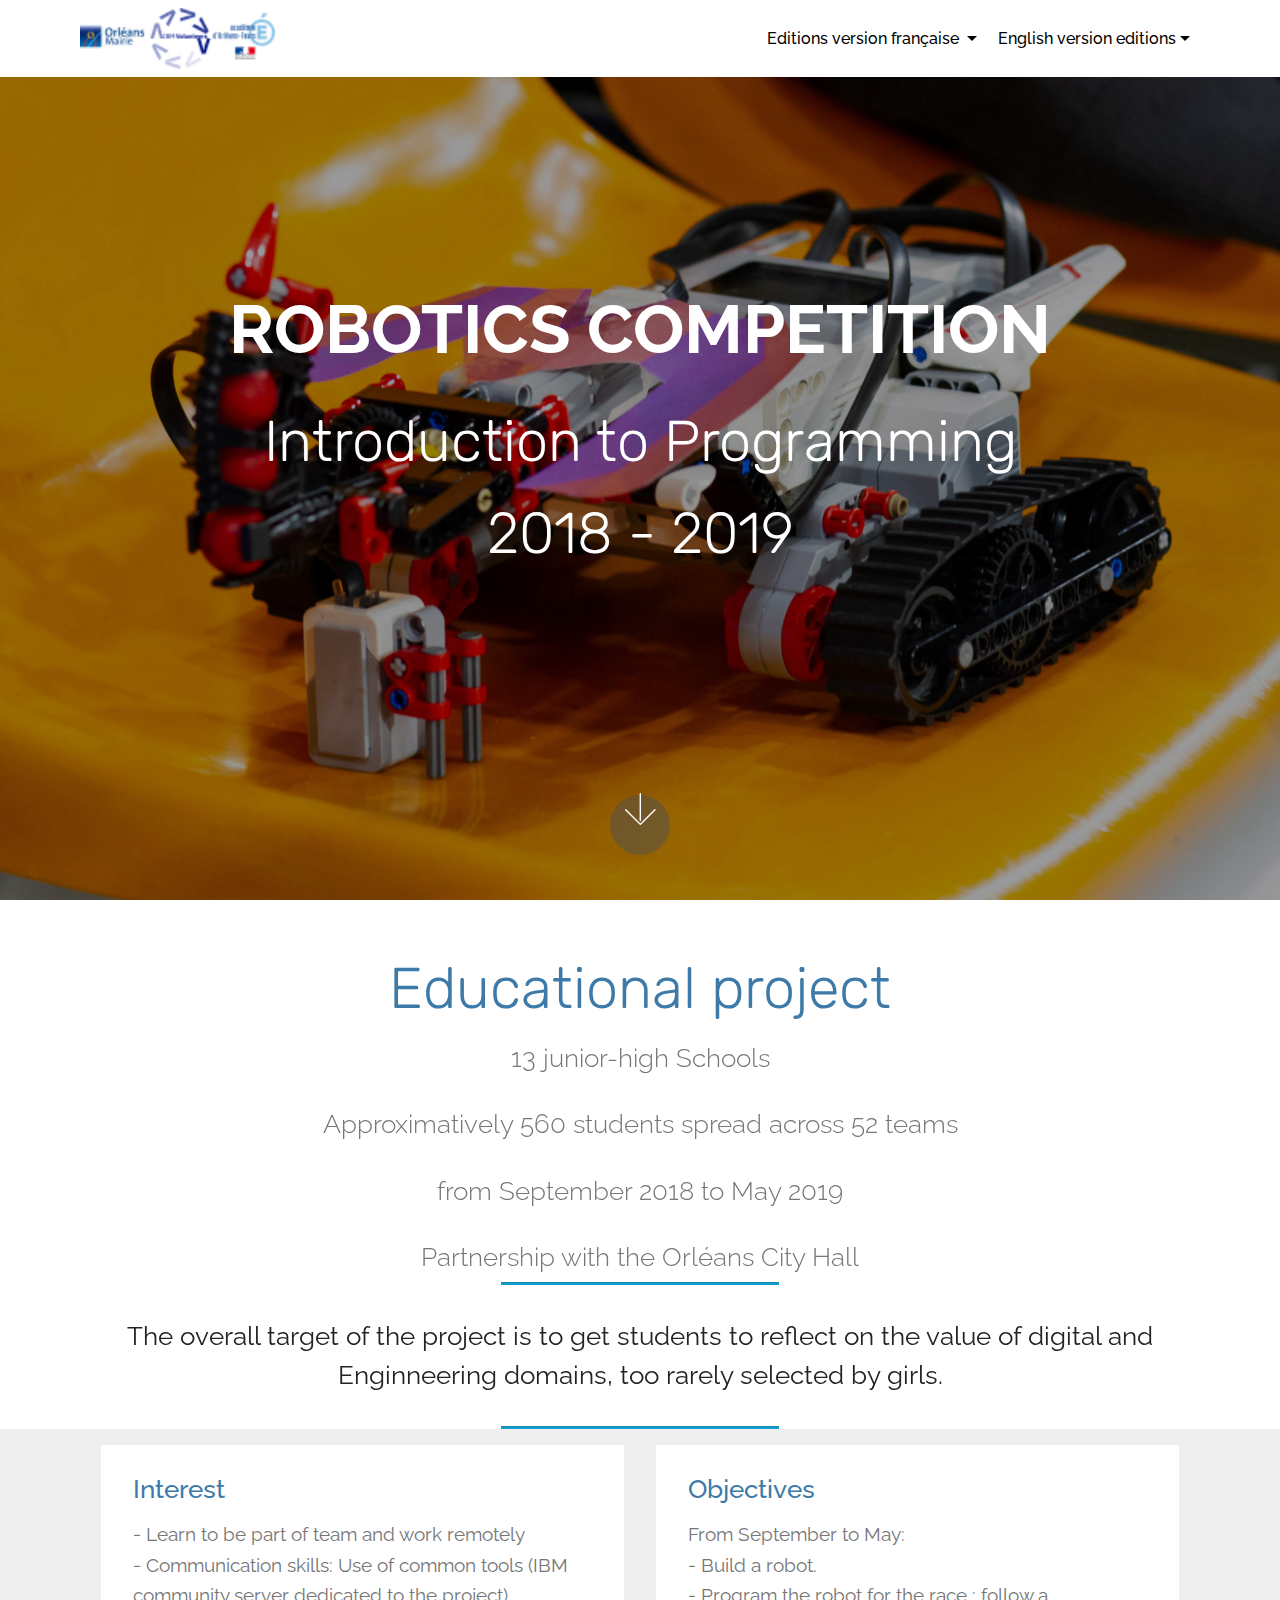
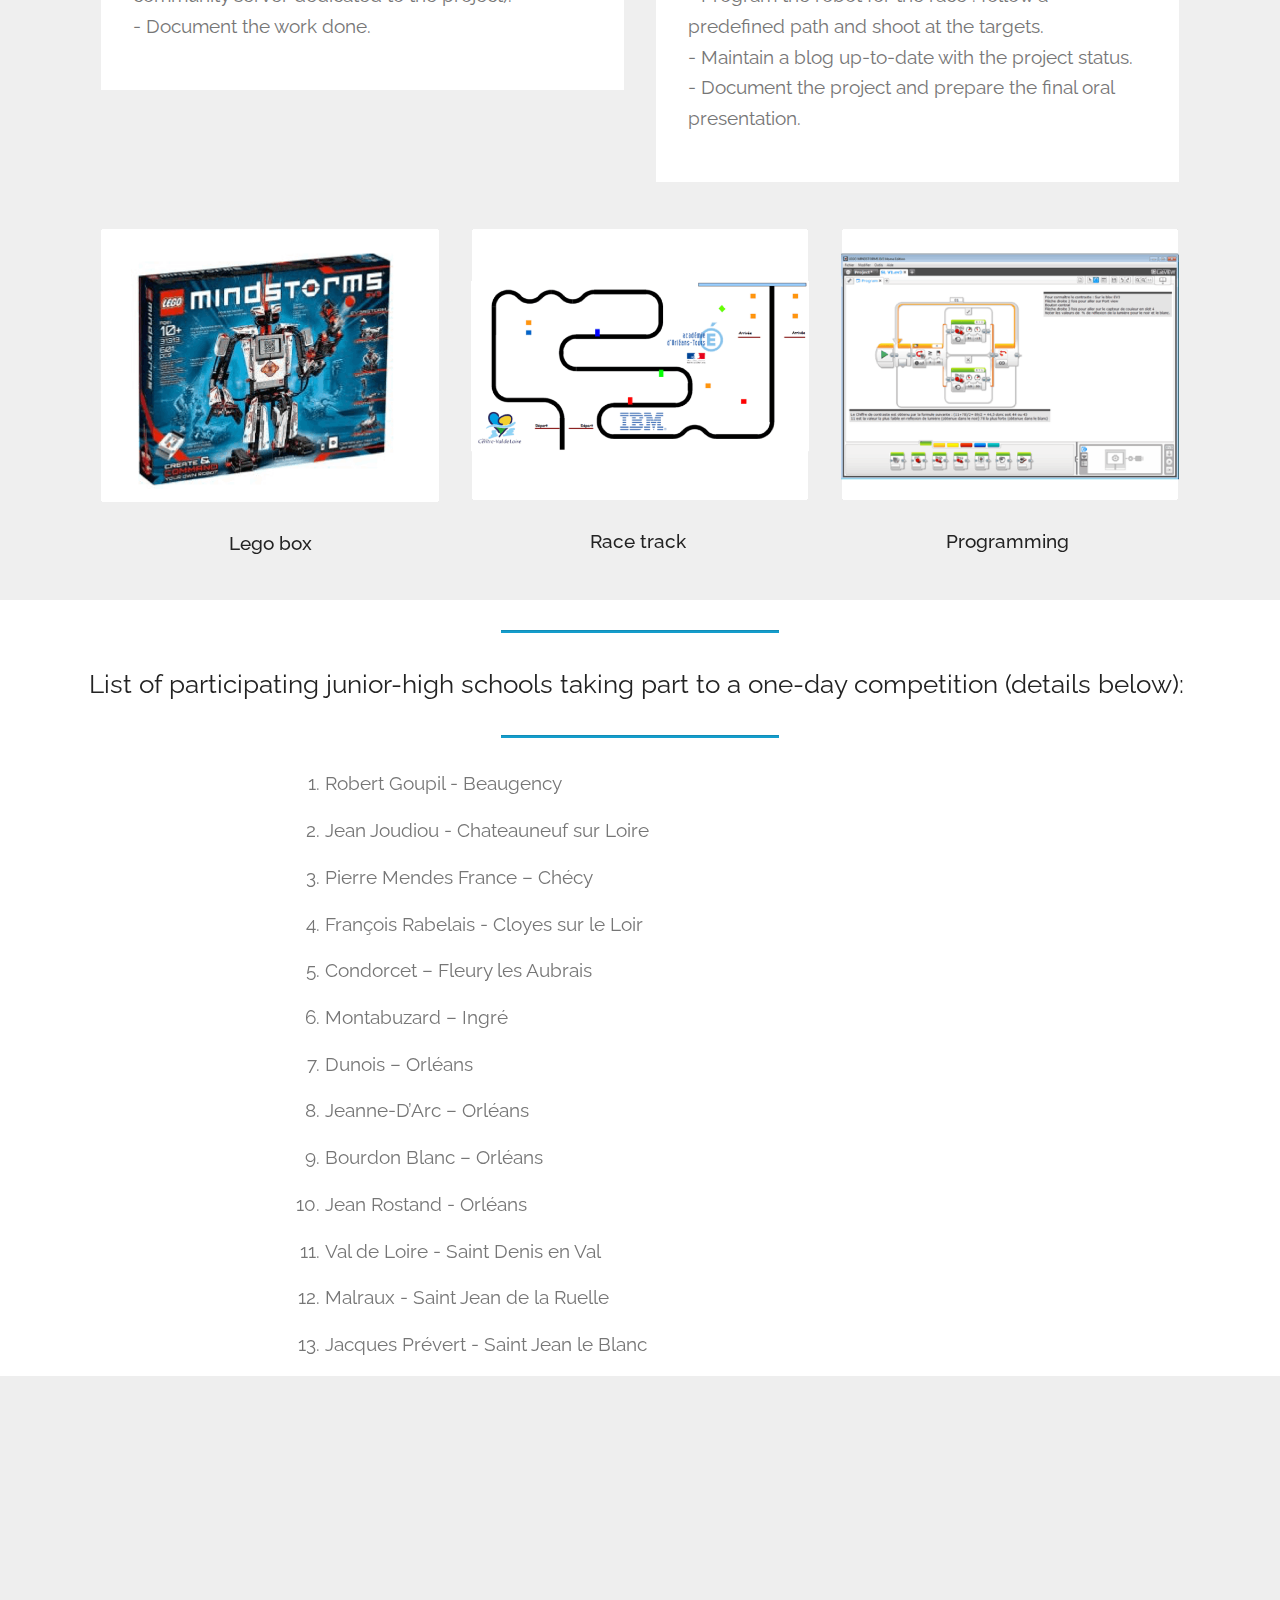
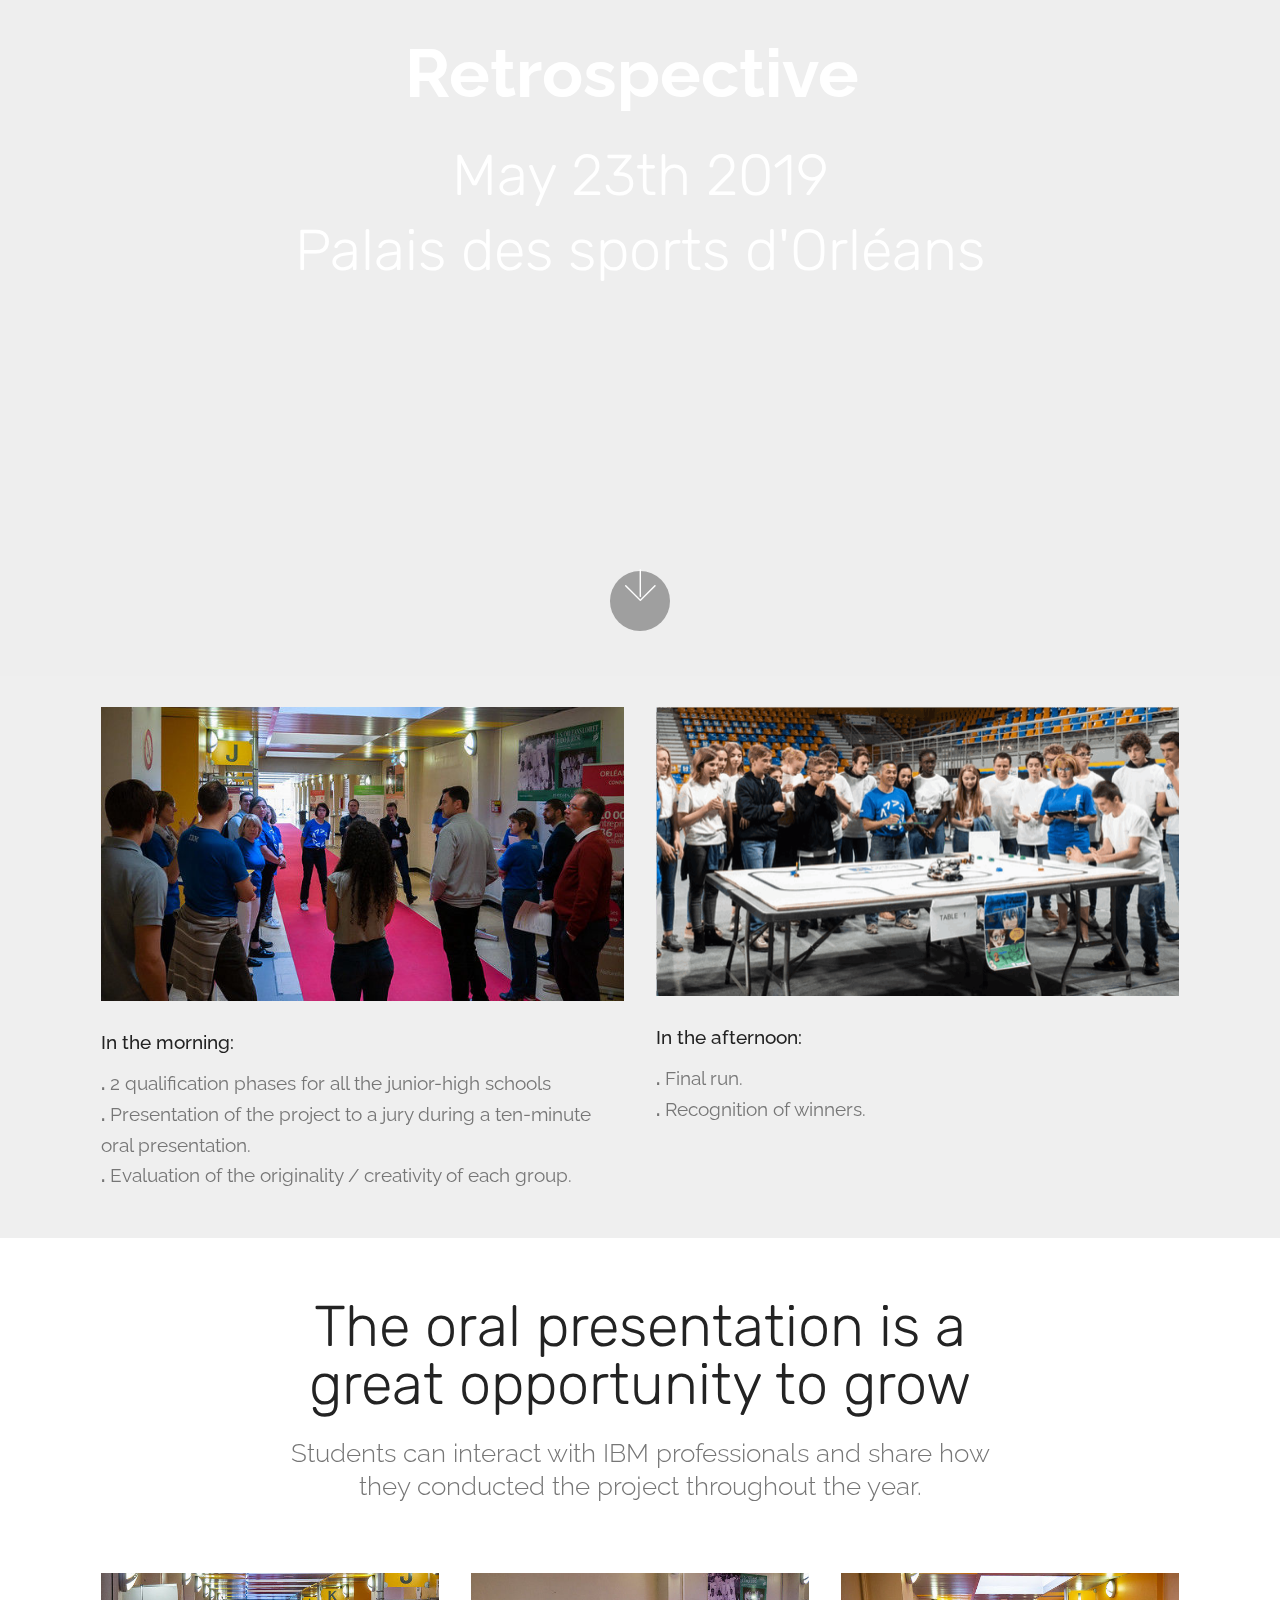
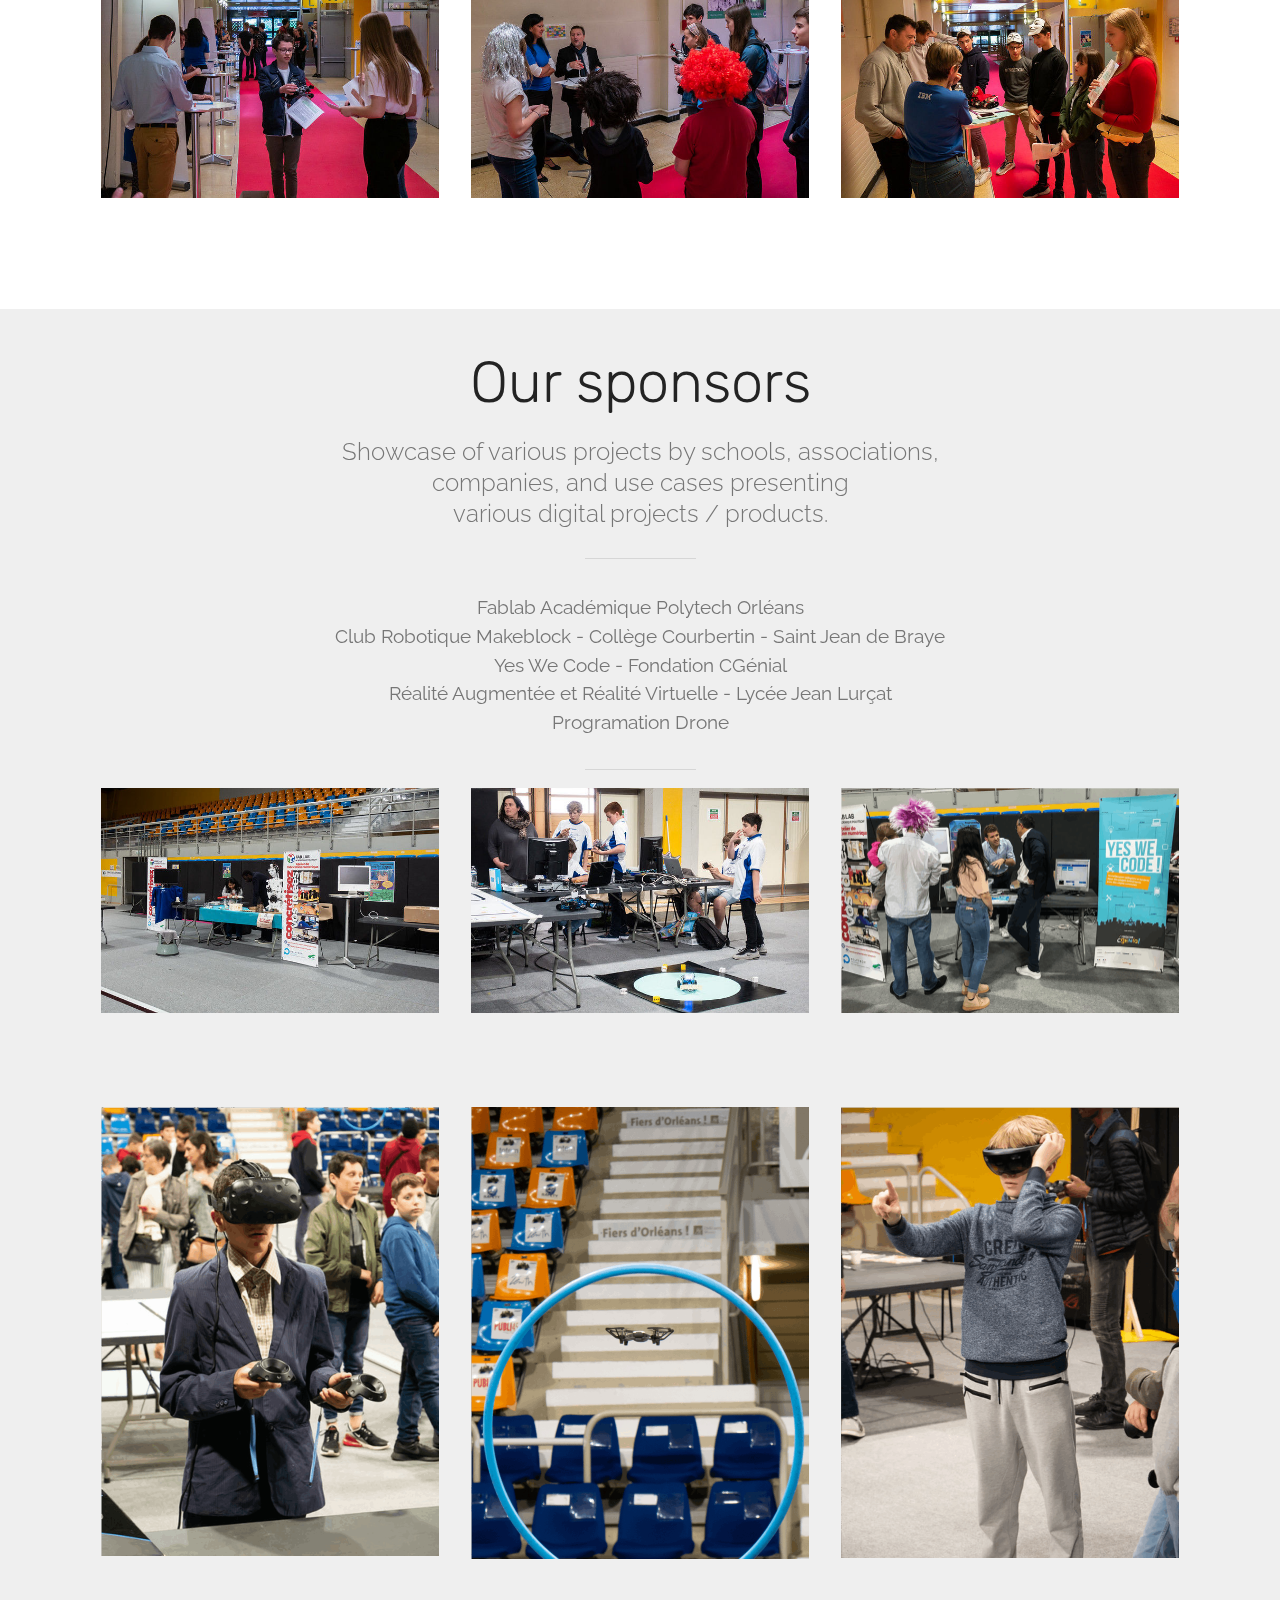
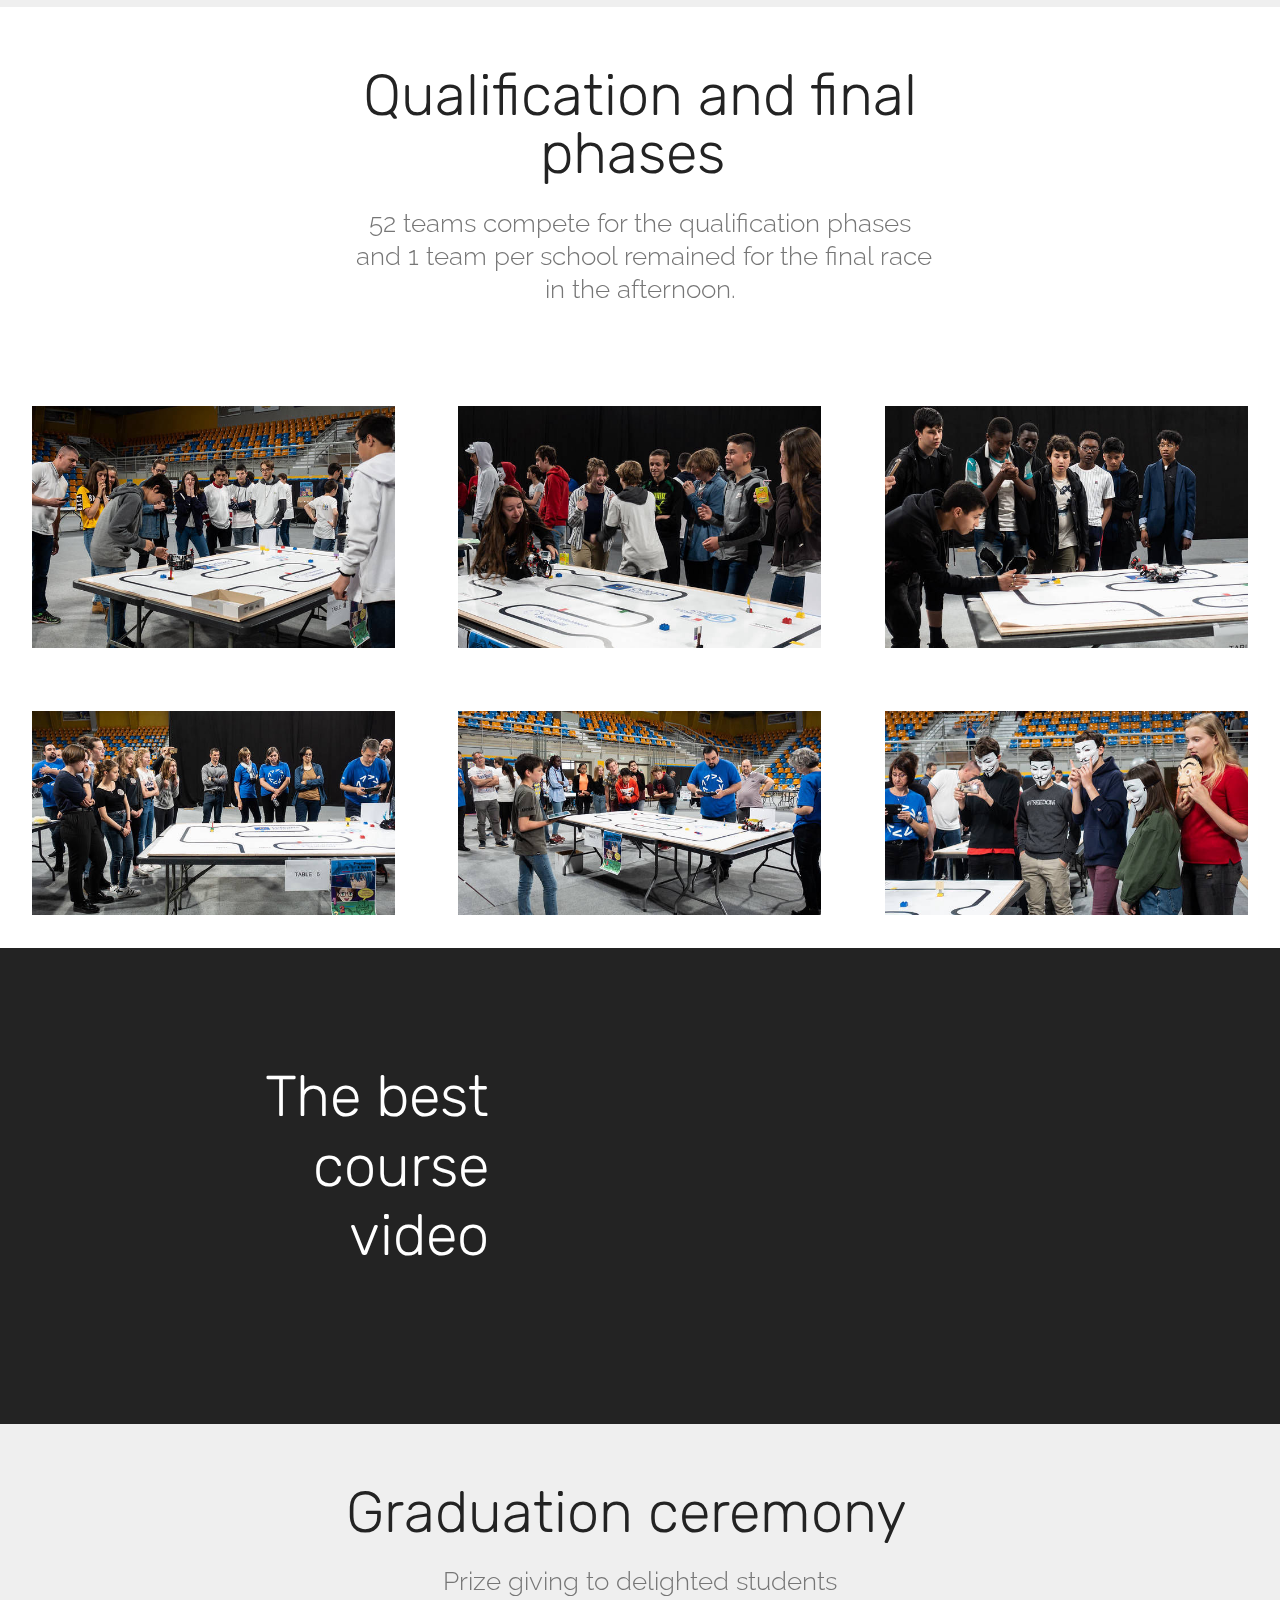
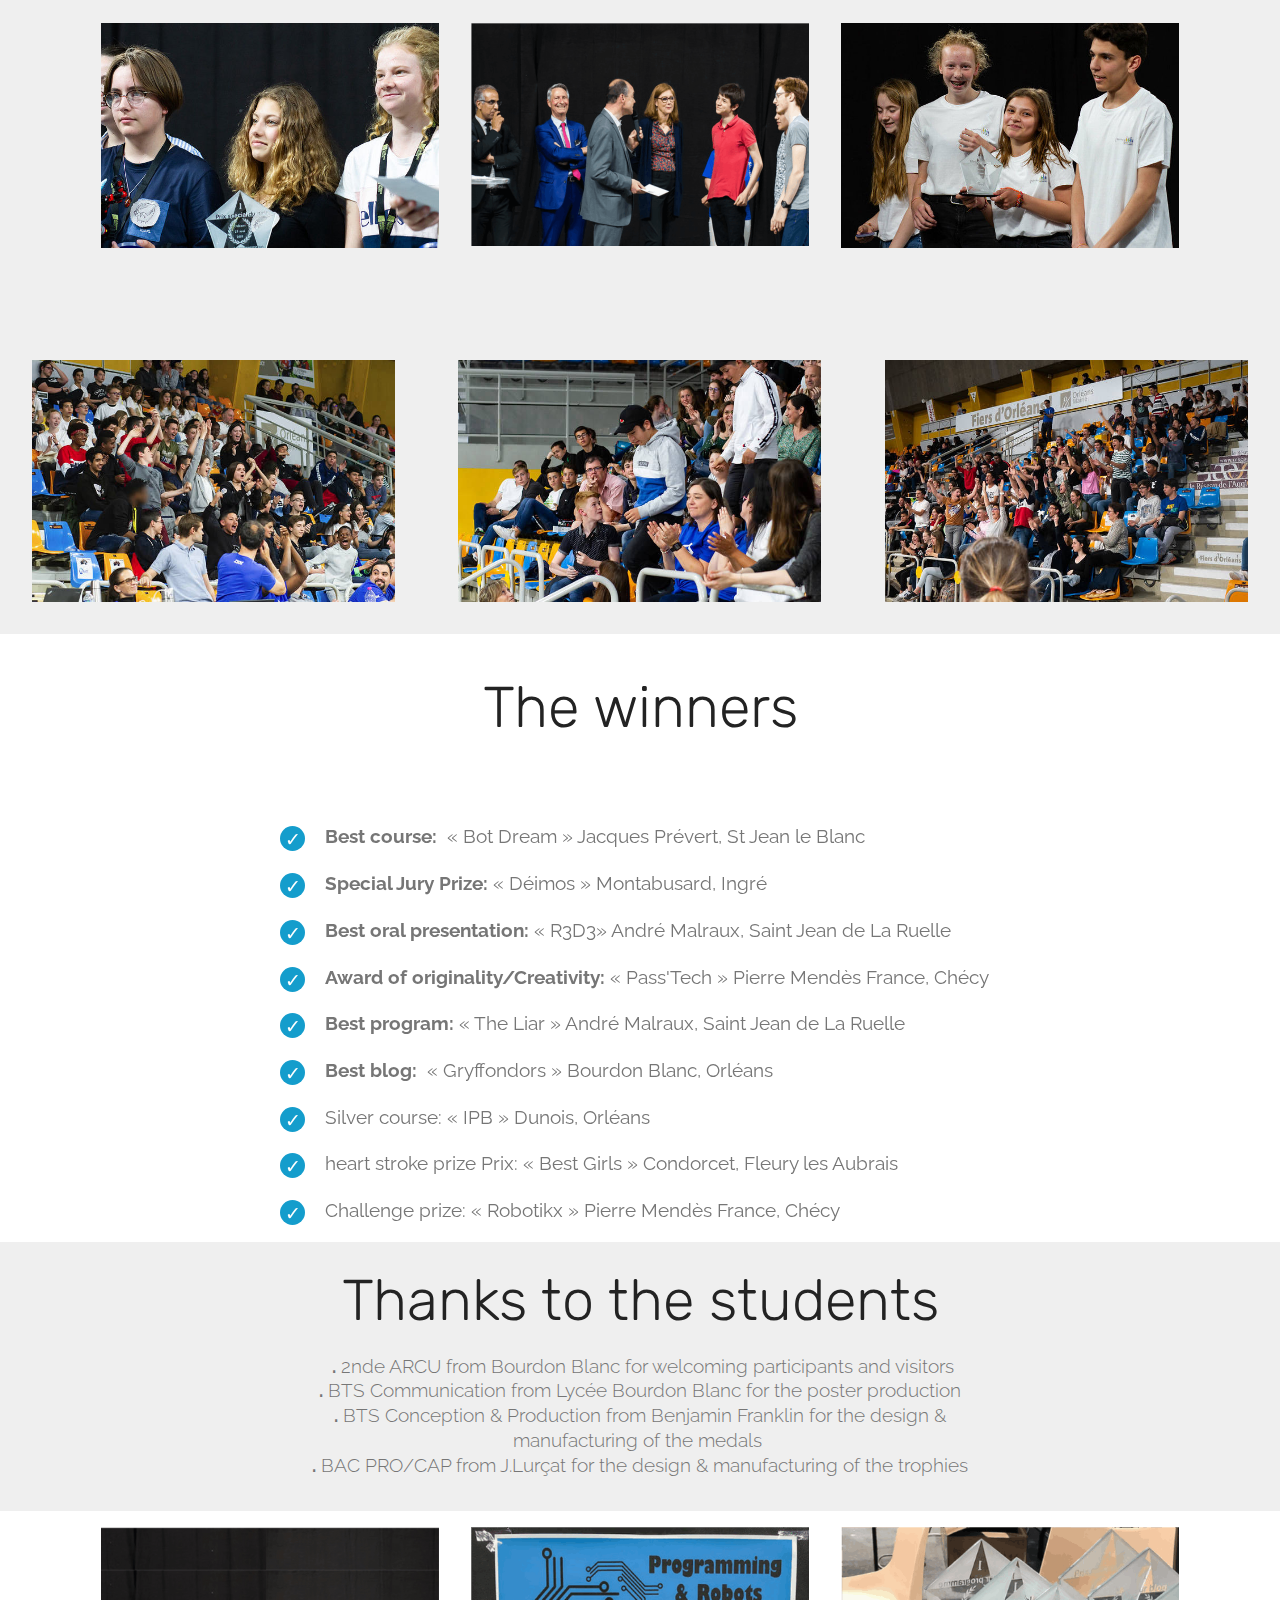
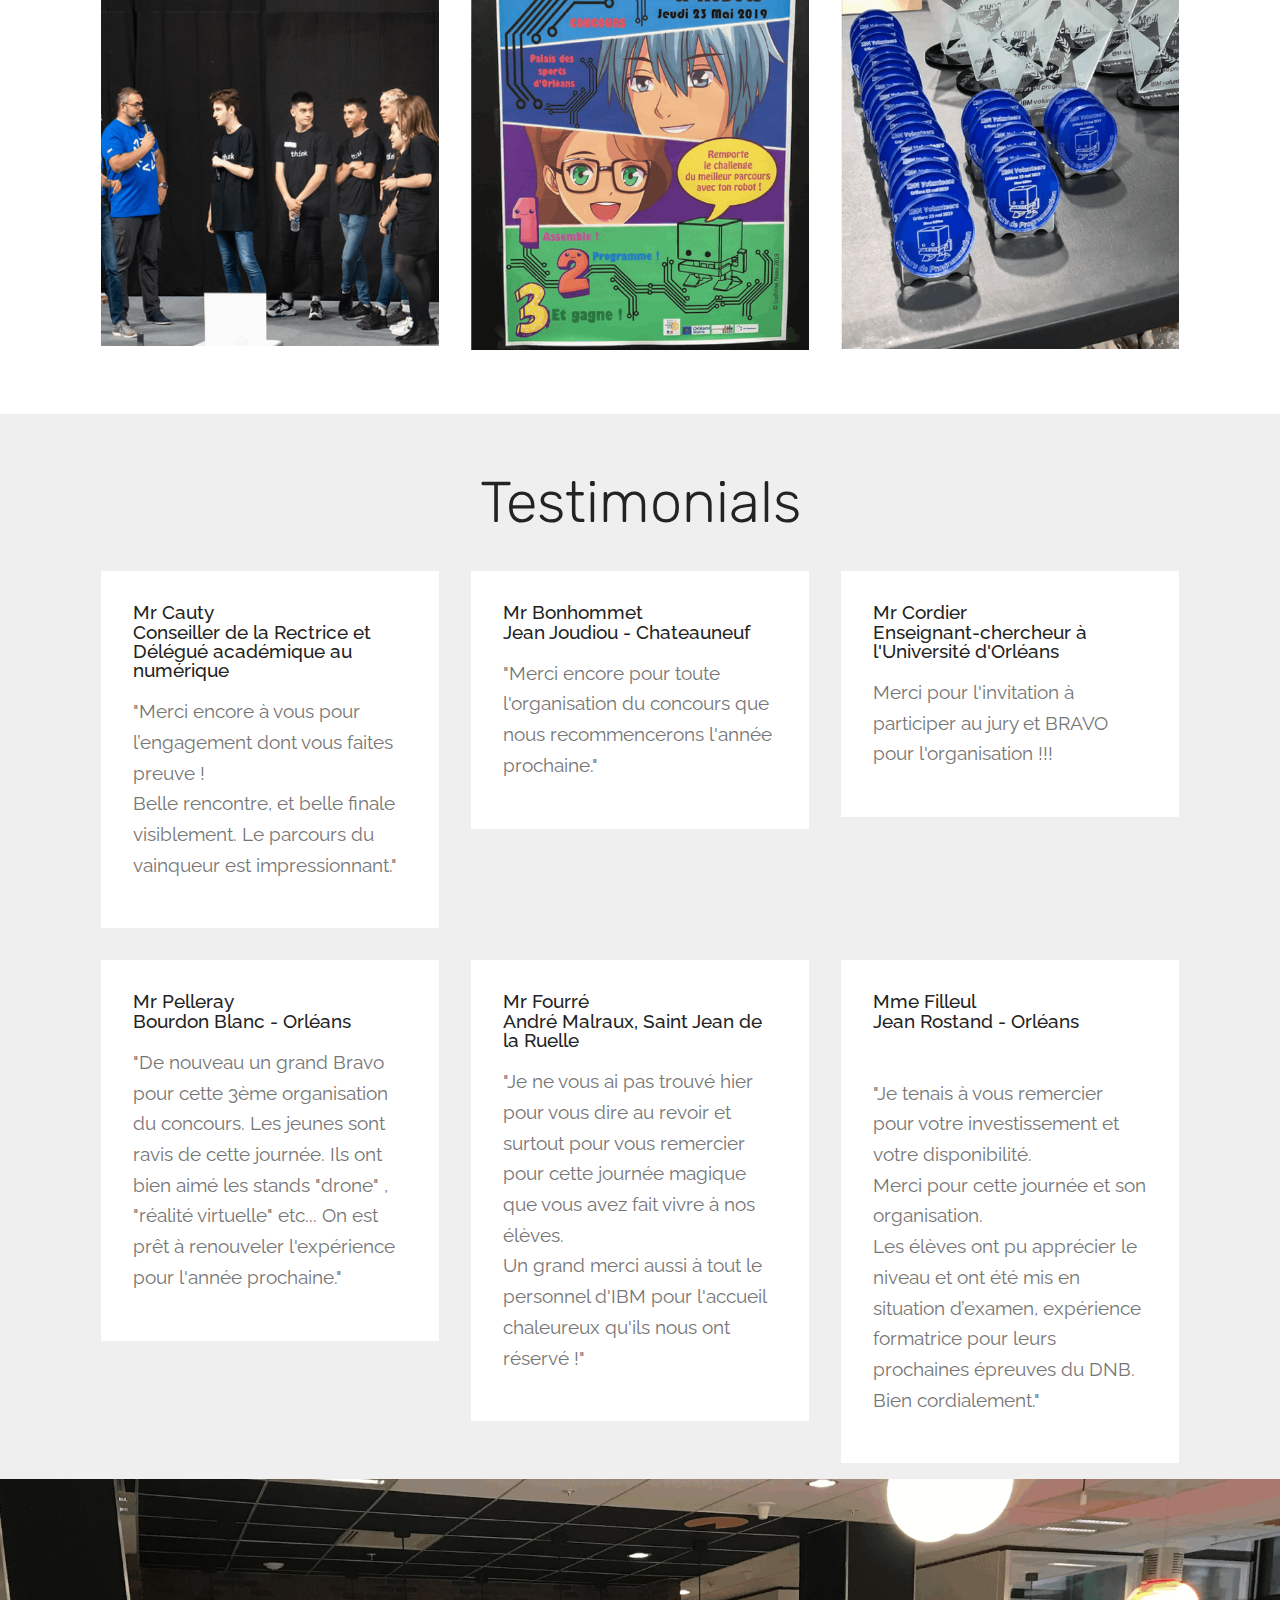
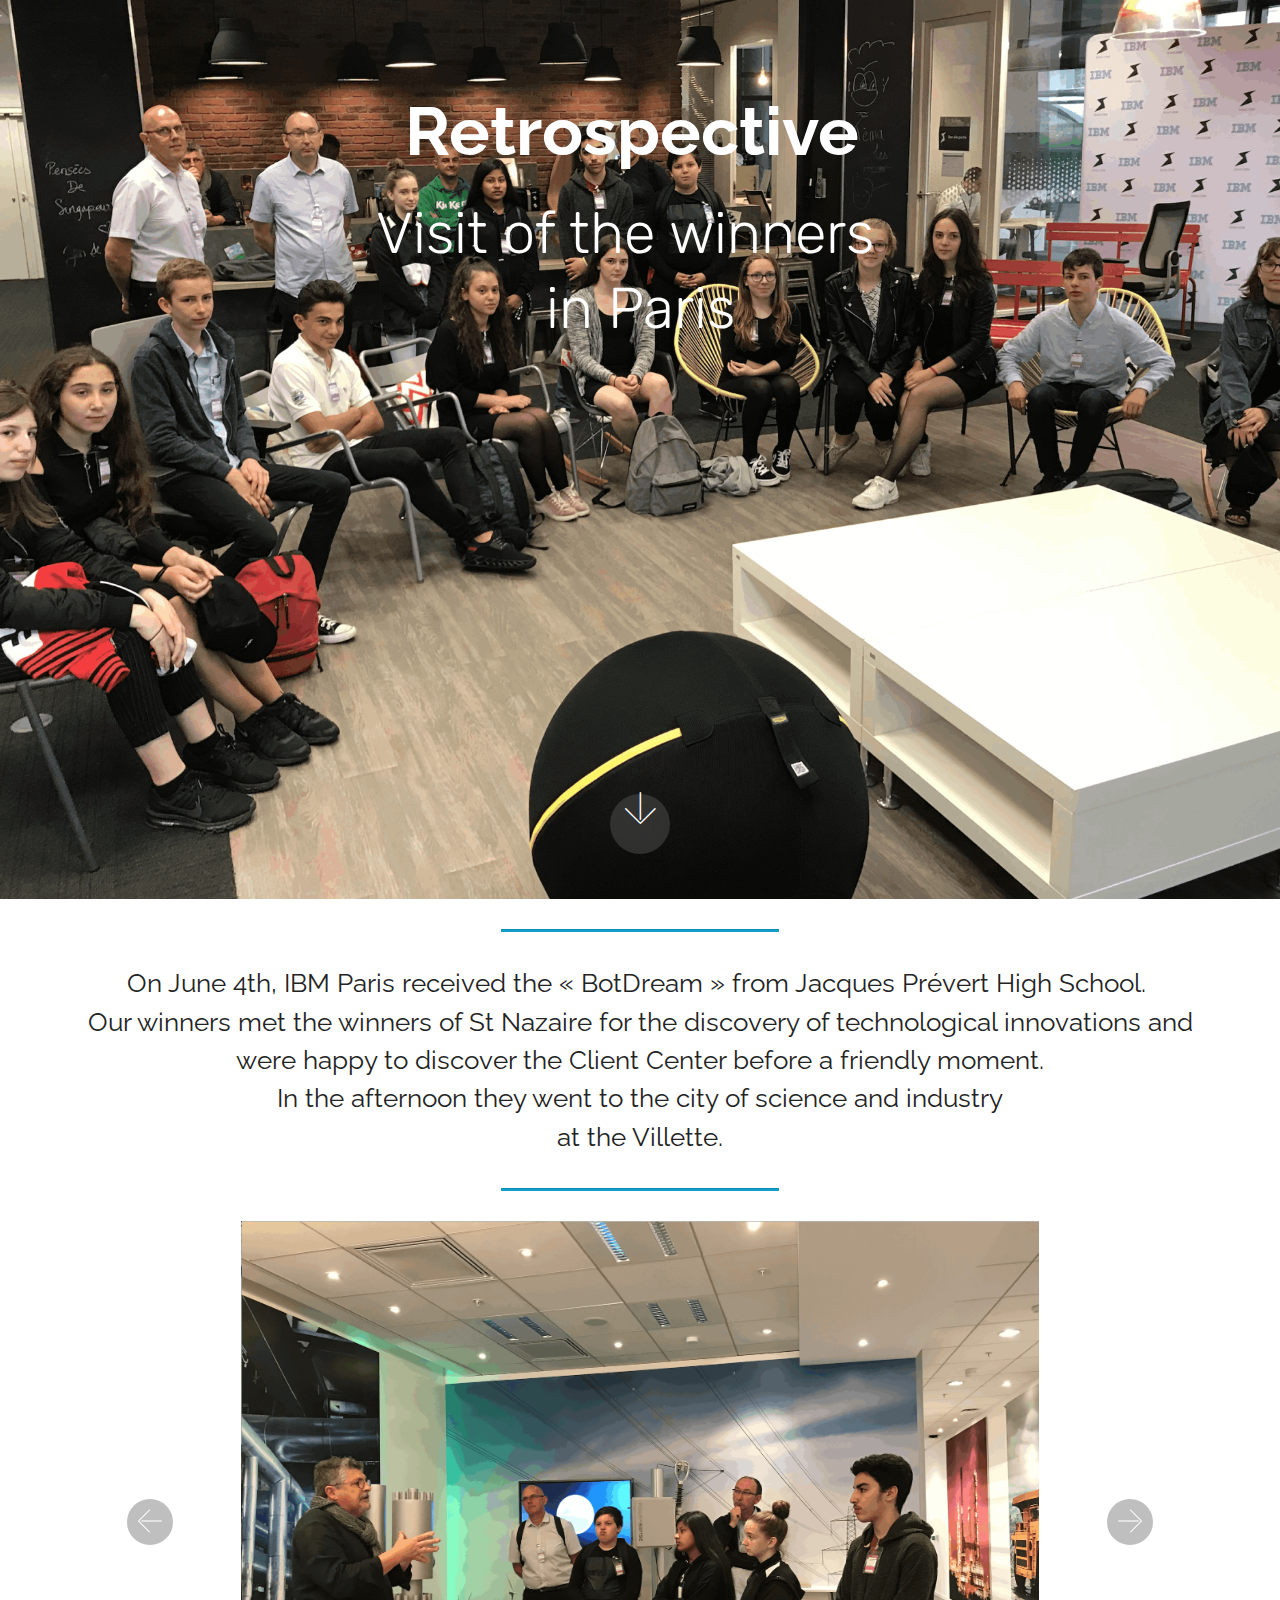
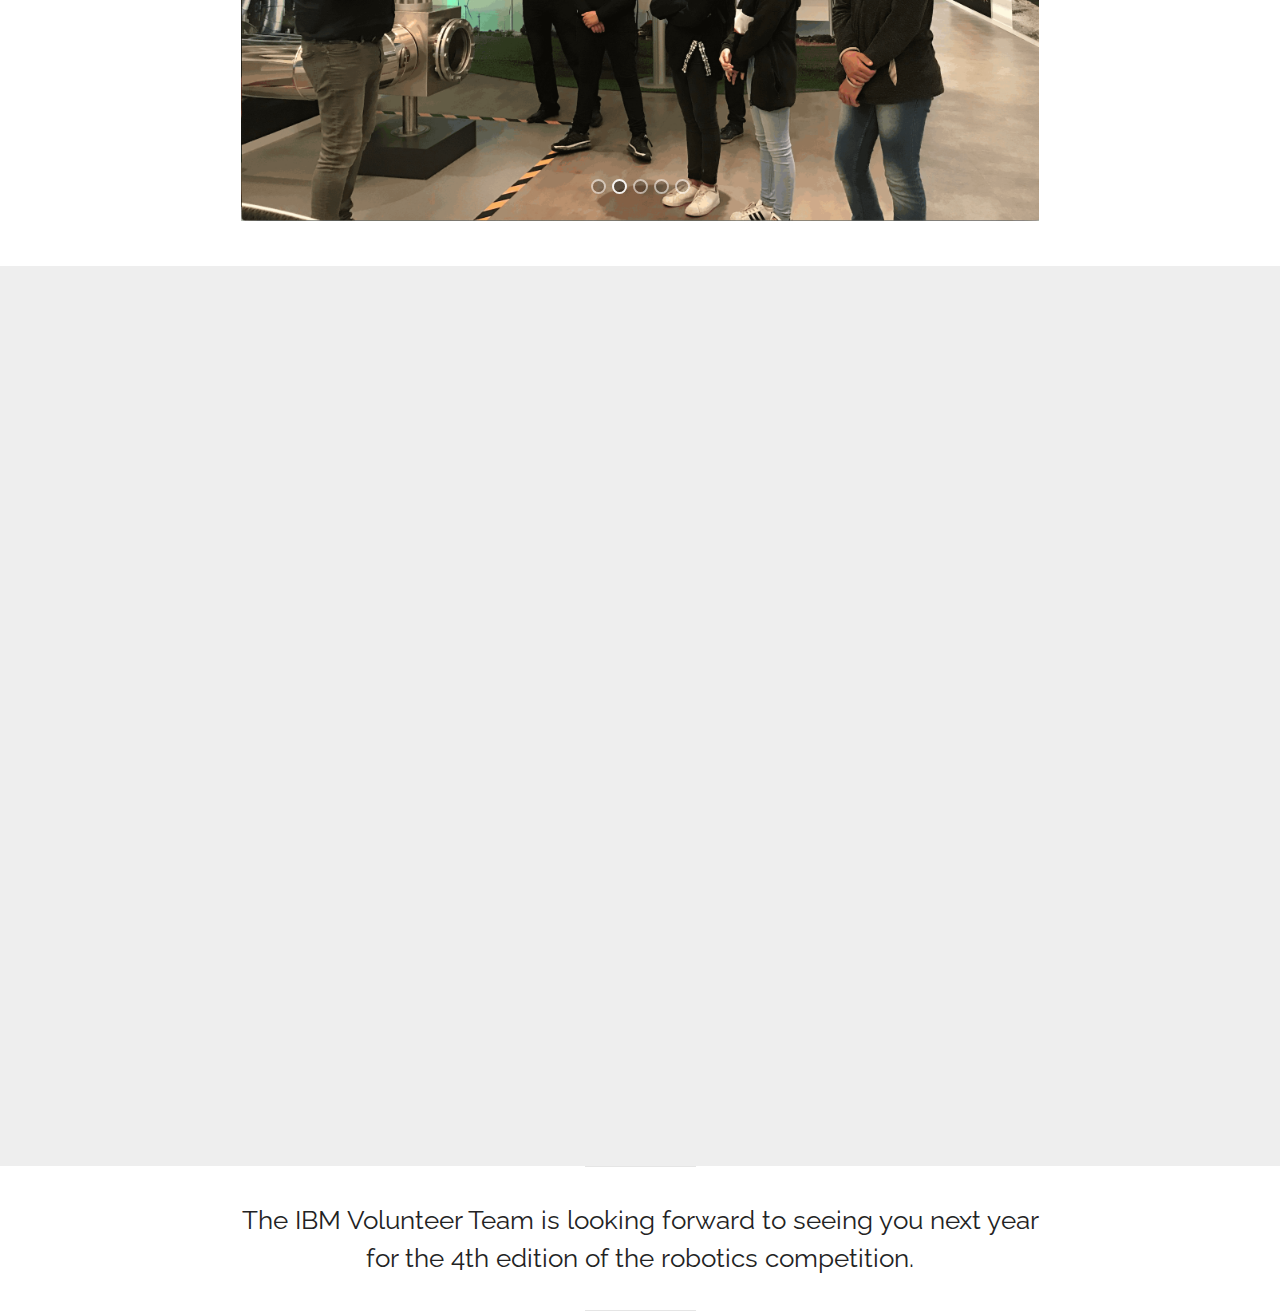
<file: page2.html>
<!DOCTYPE html>
<html >
<head>
  <!-- Site made with Mobirise Website Builder v4.8.10, https://mobirise.com -->
  <meta charset="UTF-8">
  <meta http-equiv="X-UA-Compatible" content="IE=edge">
  <meta name="generator" content="Mobirise v4.8.10, mobirise.com">
  <meta name="viewport" content="width=device-width, initial-scale=1, minimum-scale=1">
  <link rel="shortcut icon" href="assets/images/3-logos-bis-122x38.png" type="image/x-icon">
  <meta name="description" content="">
  <title>3rd Edition 2018-2019 English</title>
  <link rel="stylesheet" href="assets/web/assets/mobirise-icons/mobirise-icons.css">
  <link rel="stylesheet" href="assets/tether/tether.min.css">
  <link rel="stylesheet" href="assets/bootstrap/css/bootstrap.min.css">
  <link rel="stylesheet" href="assets/bootstrap/css/bootstrap-grid.min.css">
  <link rel="stylesheet" href="assets/bootstrap/css/bootstrap-reboot.min.css">
  <link rel="stylesheet" href="assets/dropdown/css/style.css">
  <link rel="stylesheet" href="assets/theme/css/style.css">
  <link rel="stylesheet" href="assets/gallery/style.css">
  <link rel="stylesheet" href="assets/mobirise/css/mbr-additional.css" type="text/css">
  
  
  
</head>
<body>
  <section class="menu cid-rtJDJXTcgr" once="menu" id="menu2-9e">

    

    <nav class="navbar navbar-expand beta-menu navbar-dropdown align-items-center navbar-fixed-top navbar-toggleable-sm">
        <button class="navbar-toggler navbar-toggler-right" type="button" data-toggle="collapse" data-target="#navbarSupportedContent" aria-controls="navbarSupportedContent" aria-expanded="false" aria-label="Toggle navigation">
            <div class="hamburger">
                <span></span>
                <span></span>
                <span></span>
                <span></span>
            </div>
        </button>
        <div class="menu-logo">
            <div class="navbar-brand">
                <span class="navbar-logo">
                    <a href="index.html">
                        <img src="assets/images/3-logos-bis-122x38.png" alt="Mobirise" title="" style="height: 3.8rem;">
                    </a>
                </span>
                
            </div>
        </div>
        <div class="collapse navbar-collapse" id="navbarSupportedContent">
            <ul class="navbar-nav nav-dropdown nav-right" data-app-modern-menu="true"><li class="nav-item dropdown"><a class="nav-link link text-black dropdown-toggle display-4" href="index.html" aria-expanded="false" data-toggle="dropdown-submenu">&nbsp;Editions version française&nbsp;</a><div class="dropdown-menu"><a class="text-black dropdown-item display-4" href="index.html" aria-expanded="false">4ème Edition 2019-2020</a><a class="text-black dropdown-item display-4" href="1.html" aria-expanded="false">3ème Edition 2018-2019</a><a class="text-black dropdown-item display-4" href="page3.html" aria-expanded="false">2ème Edition 2017-2018</a><a class="text-black dropdown-item display-4" href="page5.html" aria-expanded="false">1ère Edition 2016-2017</a></div></li><li class="nav-item dropdown open"><a class="nav-link link text-black dropdown-toggle display-4" href="page5.html" aria-expanded="true" data-toggle="dropdown-submenu">English version editions</a><div class="dropdown-menu"><a class="text-black dropdown-item display-4" href="page2.html" aria-expanded="false">3rd Edition 2018-2019</a><a class="text-black dropdown-item display-4" href="page4.html" aria-expanded="false">2nd Edition 2017-2018</a><a class="text-black dropdown-item display-4" href="page6.html" aria-expanded="false">1st Edition 2016-2017</a></div></li></ul>
            
        </div>
    </nav>
</section>

<section class="engine"><a href="https://mobirise.info/i">free web creation software</a></section><section class="header6 cid-rtJDJYymwz mbr-fullscreen mbr-parallax-background" id="header6-9f">

    

    <div class="mbr-overlay" style="opacity: 0.4; background-color: rgb(0, 0, 0);">
    </div>

    <div class="container">
        <div class="row justify-content-md-center">
            <div class="mbr-white col-md-10">
                <h1 class="mbr-section-title align-center mbr-bold pb-3 mbr-fonts-style display-1">ROBOTICS COMPETITION</h1>
                <p class="mbr-text align-center pb-3 mbr-fonts-style display-2">
                    Introduction to Programming <br>2018 - 2019</p>
                
            </div>
        </div>
    </div>

    <div class="mbr-arrow hidden-sm-down" aria-hidden="true">
        <a href="#next">
            <i class="mbri-down mbr-iconfont"></i>
        </a>
    </div>
</section>

<section class="mbr-section content4 cid-rtJDJZ5AXq" id="content4-9g">

    

    <div class="container">
        <div class="media-container-row">
            <div class="title col-12 col-md-8">
                <h2 class="align-center pb-3 mbr-fonts-style display-2">Educational project</h2>
                <h3 class="mbr-section-subtitle align-center mbr-light mbr-fonts-style display-5"><div>13 junior-high Schools</div><div>&nbsp;</div><div>Approximatively 560 students spread across 52 teams</div><div><br></div><div>from September 2018 to May 2019</div><div><br></div><div>Partnership with the Orléans City Hall</div></h3>
                
            </div>
        </div>
    </div>
</section>

<section class="mbr-section article content9 cid-rtJDJZwUq5" id="content9-9h">
    
     

    <div class="container">
        <div class="inner-container" style="width: 100%;">
            <hr class="line" style="width: 25%;">
            <div class="section-text align-center mbr-fonts-style display-5">The overall target of the project is to get students to reflect on the value of digital and Enginneering domains, too rarely selected by girls.</div>
            <hr class="line" style="width: 25%;">
        </div>
        </div>
</section>

<section class="features4 cid-rtJDJZWpdJ" id="features4-9i">
    
         

    
    <div class="container">
        <div class="media-container-row">
            <div class="card p-3 col-12 col-md-6">
                <div class="card-wrapper media-container-row media-container-row">
                    <div class="card-box">
                        <h4 class="card-title pb-3 mbr-fonts-style display-5">Interest&nbsp;</h4>
                        <p class="mbr-text mbr-fonts-style display-7">- Learn to be part of team and work remotely <br>- Communication skills: Use of common tools (IBM community server dedicated to the project). <br>- Document the work done.<br></p>
                    </div>
                </div>
            </div>

            <div class="card p-3 col-12 col-md-6 col-12 col-md-6">
                <div class="card-wrapper media-container-row">
                    <div class="card-box">
                        <h4 class="card-title pb-3 mbr-fonts-style display-5">Objectives&nbsp;</h4>
                        <p class="mbr-text mbr-fonts-style display-7">From September to May:<br>- Build a robot.<br>- Program the robot for the race : follow a predefined path and shoot at the targets.<br>- Maintain a blog up-to-date with the project status. <br>- Document the project and prepare the final oral presentation.&nbsp;<br></p>
                    </div>
                </div>
            </div>

            

            
        </div>
    </div>
</section>

<section class="features2 cid-rtJDK0zX3d" id="features2-9j">

    

    
    
    <div class="container">
        <div class="media-container-row">
            <div class="card p-3 col-12 col-md-6 col-lg-4">
                <div class="card-wrapper">
                    <div class="card-img">
                        <img src="assets/images/lego2-634x512.png" alt="Mobirise" title="">
                    </div>
                    <div class="card-box">
                        <h4 class="card-title pb-3 mbr-fonts-style display-7">Lego box</h4>
                        
                    </div>
                </div>
            </div>

            <div class="card p-3 col-12 col-md-6 col-lg-4">
                <div class="card-wrapper">
                    <div class="card-img">
                        <img src="assets/images/parcours2-638x512.png" alt="Mobirise" title="">
                    </div>
                    <div class="card-box ">
                        <h4 class="card-title pb-3 mbr-fonts-style display-7">Race track&nbsp;</h4>
                        
                    </div>
                </div>
            </div>

            <div class="card p-3 col-12 col-md-6 col-lg-4">
                <div class="card-wrapper">
                    <div class="card-img">
                        <img src="assets/images/programmation2-638x512.png" alt="Mobirise" title="">
                    </div>
                    <div class="card-box">
                        <h4 class="card-title pb-3 mbr-fonts-style display-7">Programming&nbsp;</h4>
                        
                    </div>
                </div>
            </div>

            
        </div>
    </div>
</section>

<section class="mbr-section article content9 cid-rtJDK1bk9M" id="content9-9k">
    
     

    <div class="container">
        <div class="inner-container" style="width: 100%;">
            <hr class="line" style="width: 25%;">
            <div class="section-text align-center mbr-fonts-style display-5">List of participating junior-high schools taking part to a one-day competition (details below):&nbsp;</div>
            <hr class="line" style="width: 25%;">
        </div>
        </div>
</section>

<section class="mbr-section article content11 cid-rtJDK1AIpg" id="content11-9l">
     

    <div class="container">
        <div class="media-container-row">
            <div class="mbr-text counter-container col-12 col-md-8 mbr-fonts-style display-7">
                <ol>
                    <li>Robert Goupil - Beaugency</li><li>Jean Joudiou - Chateauneuf sur Loire</li><li>Pierre Mendes France – Chécy</li><li>François Rabelais - Cloyes sur le Loir</li><li>Condorcet – Fleury les Aubrais &nbsp; &nbsp; &nbsp; &nbsp;</li><li>Montabuzard – Ingré &nbsp; &nbsp; &nbsp; &nbsp; &nbsp; &nbsp; &nbsp; &nbsp; &nbsp; &nbsp; &nbsp; &nbsp; &nbsp;</li><li>Dunois – Orléans</li><li>Jeanne-D’Arc – Orléans</li><li>Bourdon Blanc – Orléans</li><li>Jean Rostand - Orléans &nbsp;</li><li>Val de Loire - Saint Denis en Val &nbsp; &nbsp; &nbsp; &nbsp; &nbsp; &nbsp;&nbsp;</li><li>Malraux - Saint Jean de la Ruelle</li><li>Jacques Prévert - Saint Jean le Blanc</li>
                </ol>
            </div>
        </div>
    </div>
</section>

<section class="cid-rtJDK1ZSBa mbr-fullscreen mbr-parallax-background" id="header2-9m">

    

    

    <div class="container align-center">
        <div class="row justify-content-md-center">
            <div class="mbr-white col-md-10">
                <h1 class="mbr-section-title mbr-bold pb-3 mbr-fonts-style display-1">Retrospective&nbsp;</h1>
                <h3 class="mbr-section-subtitle align-center mbr-light pb-3 mbr-fonts-style display-2">May 23th 2019<br>Palais des sports d'Orléans <br>&nbsp;</h3>
                <p class="mbr-text pb-3 mbr-fonts-style display-5"></p>
                
            </div>
        </div>
    </div>
    <div class="mbr-arrow hidden-sm-down" aria-hidden="true">
        <a href="#next">
            <i class="mbri-down mbr-iconfont"></i>
        </a>
    </div>
</section>

<section class="features2 cid-rtJDK2OHjW" id="features2-9n">

    

    
    
    <div class="container">
        <div class="media-container-row">
            <div class="card p-3 col-12 col-md-6">
                <div class="card-wrapper">
                    <div class="card-img">
                        <img src="assets/images/47937482021-9d2d664e8f-z-640x360.jpg" alt="Mobirise" title="">
                    </div>
                    <div class="card-box">
                        <h4 class="card-title pb-3 mbr-fonts-style display-7">In the morning:</h4>
                        <p class="mbr-text mbr-fonts-style display-7"><strong>. </strong>2 qualification phases for all the junior-high schools&nbsp;<br><strong>. </strong>Presentation of the project to a jury during a ten-minute oral presentation.<br><strong>.</strong> Evaluation of the originality / creativity of each group.<br></p>
                    </div>
                </div>
            </div>

            <div class="card p-3 col-12 col-md-6">
                <div class="card-wrapper">
                    <div class="card-img">
                        <img src="assets/images/apres-midi-1046x579.png" alt="Mobirise" title="">
                    </div>
                    <div class="card-box ">
                        <h4 class="card-title pb-3 mbr-fonts-style display-7">In the afternoon:&nbsp;</h4>
                        <p class="mbr-text mbr-fonts-style display-7"><strong>.</strong> Final run.<br><strong>.</strong> Recognition of winners.<br><br></p>
                    </div>
                </div>
            </div>

            

            
        </div>
    </div>
</section>

<section class="mbr-section content4 cid-rtJDK3v7zk" id="content4-9o">

    

    <div class="container">
        <div class="media-container-row">
            <div class="title col-12 col-md-8">
                <h2 class="align-center pb-3 mbr-fonts-style display-2">The oral presentation is a great opportunity to grow
                </h2>
                <h3 class="mbr-section-subtitle align-center mbr-light mbr-fonts-style display-5">Students can interact with IBM professionals and share how they conducted the project throughout the year.</h3>
                
            </div>
        </div>
    </div>
</section>

<section class="features2 cid-rtJDK3ZNAr" id="features2-9p">

    

    
    
    <div class="container">
        <div class="media-container-row">
            <div class="card p-3 col-12 col-md-6 col-lg-4">
                <div class="card-wrapper">
                    <div class="card-img">
                        <img src="assets/images/47937458052-3b7e885c84-z-640x427.jpg" alt="Mobirise" title="">
                    </div>
                    <div class="card-box">
                        <h4 class="card-title pb-3 mbr-fonts-style display-7"></h4>
                        <p class="mbr-text mbr-fonts-style display-7"></p>
                    </div>
                </div>
            </div>

            <div class="card p-3 col-12 col-md-6 col-lg-4">
                <div class="card-wrapper">
                    <div class="card-img">
                        <img src="assets/images/47937455802-b17c8d0e77-z-640x427.jpg" alt="Mobirise" title="">
                    </div>
                    <div class="card-box ">
                        <h4 class="card-title pb-3 mbr-fonts-style display-7"></h4>
                        <p class="mbr-text mbr-fonts-style display-7">&nbsp;</p>
                    </div>
                </div>
            </div>

            <div class="card p-3 col-12 col-md-6 col-lg-4">
                <div class="card-wrapper">
                    <div class="card-img">
                        <img src="assets/images/47937455846-c8ef689761-z-640x427.jpg" alt="Mobirise" title="">
                    </div>
                    <div class="card-box">
                        <h4 class="card-title pb-3 mbr-fonts-style display-7"></h4>
                        <p class="mbr-text mbr-fonts-style display-7"></p>
                    </div>
                </div>
            </div>

            
        </div>
    </div>
</section>

<section class="mbr-section content4 cid-rtJDK4EDPW" id="content4-9q">

    

    <div class="container">
        <div class="media-container-row">
            <div class="title col-12 col-md-8">
                <h2 class="align-center pb-3 mbr-fonts-style display-2">Our sponsors</h2>
                <h3 class="mbr-section-subtitle align-center mbr-light mbr-fonts-style display-4"><div><span style="font-size: 24px;">Showcase of various projects by schools, associations, companies, and use cases presenting</span></div><div><span style="font-size: 24px;">various digital projects / products.</span></div><div><br></div></h3>
                
            </div>
        </div>
    </div>
</section>

<section class="mbr-section article content9 cid-rEcDCqmBQJ" id="content9-b0">
    
     

    <div class="container">
        <div class="inner-container" style="width: 100%;">
            <hr class="line" style="width: 10%;">
            <div class="section-text align-center mbr-fonts-style display-7">Fablab Académique Polytech Orléans<div>Club Robotique Makeblock - Collège Courbertin - Saint Jean de Braye</div><div>Yes We Code - Fondation CGénial</div><div>Réalité Augmentée et Réalité Virtuelle - Lycée Jean Lurçat</div><div>Programation Drone<br></div></div>
            <hr class="line" style="width: 10%;">
        </div>
        </div>
</section>

<section class="features2 cid-rEcBNCbNZQ" id="features2-ax">

    

    
    
    <div class="container">
        <div class="media-container-row">
            <div class="card p-3 col-12 col-md-6 col-lg-4">
                <div class="card-wrapper">
                    <div class="card-img">
                        <img src="assets/images/47937562648-aab5d9370c-z-1-640x427.jpg" alt="Mobirise" title="">
                    </div>
                    <div class="card-box">
                        
                        
                    </div>
                </div>
            </div>

            <div class="card p-3 col-12 col-md-6 col-lg-4">
                <div class="card-wrapper">
                    <div class="card-img">
                        <img src="assets/images/47937518168-702dbc1395-z-640x427.jpg" alt="Mobirise" title="">
                    </div>
                    <div class="card-box ">
                        
                        
                    </div>
                </div>
            </div>

            <div class="card p-3 col-12 col-md-6 col-lg-4">
                <div class="card-wrapper">
                    <div class="card-img">
                        <img src="assets/images/yes-we-code-676x451.png" alt="Mobirise" title="">
                    </div>
                    <div class="card-box">
                        
                        
                    </div>
                </div>
            </div>

            
        </div>
    </div>
</section>

<section class="features2 cid-rEcBOQRlf2" id="features2-ay">

    

    
    
    <div class="container">
        <div class="media-container-row">
            <div class="card p-3 col-12 col-md-6 col-lg-4">
                <div class="card-wrapper">
                    <div class="card-img">
                        <img src="assets/images/realite2-676x898.png" alt="Mobirise" title="">
                    </div>
                    <div class="card-box">
                        
                        
                    </div>
                </div>
            </div>

            <div class="card p-3 col-12 col-md-6 col-lg-4">
                <div class="card-wrapper">
                    <div class="card-img">
                        <img src="assets/images/drone-676x904.png" alt="Mobirise" title="">
                    </div>
                    <div class="card-box ">
                        
                        
                    </div>
                </div>
            </div>

            <div class="card p-3 col-12 col-md-6 col-lg-4">
                <div class="card-wrapper">
                    <div class="card-img">
                        <img src="assets/images/realite4-676x901.png" alt="Mobirise" title="">
                    </div>
                    <div class="card-box">
                        
                        
                    </div>
                </div>
            </div>

            
        </div>
    </div>
</section>

<section class="mbr-section content4 cid-rtJDK5MDqL" id="content4-9s">

    

    <div class="container">
        <div class="media-container-row">
            <div class="title col-12 col-md-8">
                <h2 class="align-center pb-3 mbr-fonts-style display-2">Qualification and final phases&nbsp;</h2>
                <h3 class="mbr-section-subtitle align-center mbr-light mbr-fonts-style display-5">52 teams compete for the qualification phases<br>&nbsp;and 1 team per school remained for the final race<div>in the afternoon.</div></h3>
                
            </div>
        </div>
    </div>
</section>

<section class="mbr-gallery mbr-slider-carousel cid-rtJDK6eqbj" id="gallery3-9t">

    

    <div>
        <div><!-- Filter --><!-- Gallery --><div class="mbr-gallery-row"><div class="mbr-gallery-layout-default"><div><div><div class="mbr-gallery-item mbr-gallery-item--p4" data-video-url="false" data-tags="Impressionnant"><div href="#lb-gallery3-9t" data-slide-to="0" data-toggle="modal"><img src="assets/images/47937541897-72b9fcdf08-z-640x427-640x427.jpg" alt="" title=""><span class="icon-focus"></span></div></div><div class="mbr-gallery-item mbr-gallery-item--p4" data-video-url="false" data-tags="Animé"><div href="#lb-gallery3-9t" data-slide-to="1" data-toggle="modal"><img src="assets/images/47937538432-472c622071-z-640x427-640x427.jpg" alt="" title=""><span class="icon-focus"></span></div></div><div class="mbr-gallery-item mbr-gallery-item--p4" data-video-url="false" data-tags="Impressionnant"><div href="#lb-gallery3-9t" data-slide-to="2" data-toggle="modal"><img src="assets/images/47937497243-44140716cf-z-640x427-640x427.jpg" alt="" title=""><span class="icon-focus"></span></div></div><div class="mbr-gallery-item mbr-gallery-item--p4" data-video-url="false" data-tags="Impressionnant"><div href="#lb-gallery3-9t" data-slide-to="3" data-toggle="modal"><img src="assets/images/47937482392-6a5b4eb295-z-640x360-640x360.jpg" alt="" title=""><span class="icon-focus"></span></div></div><div class="mbr-gallery-item mbr-gallery-item--p4" data-video-url="false" data-tags="Impressionnant"><div href="#lb-gallery3-9t" data-slide-to="4" data-toggle="modal"><img src="assets/images/47937481802-8e082bc3a3-z-640x360-640x360.jpg" alt="" title=""><span class="icon-focus"></span></div></div><div class="mbr-gallery-item mbr-gallery-item--p4" data-video-url="false" data-tags="Impressionnant"><div href="#lb-gallery3-9t" data-slide-to="5" data-toggle="modal"><img src="assets/images/47937496217-19168e2729-z-640x360-640x360.jpg" alt="" title=""><span class="icon-focus"></span></div></div></div></div><div class="clearfix"></div></div></div><!-- Lightbox --><div data-app-prevent-settings="" class="mbr-slider modal fade carousel slide" tabindex="-1" data-keyboard="true" data-interval="false" id="lb-gallery3-9t"><div class="modal-dialog"><div class="modal-content"><div class="modal-body"><div class="carousel-inner"><div class="carousel-item"><img src="assets/images/47937541897-72b9fcdf08-z-640x427.jpg" alt="" title=""></div><div class="carousel-item"><img src="assets/images/47937538432-472c622071-z-640x427.jpg" alt="" title=""></div><div class="carousel-item"><img src="assets/images/47937497243-44140716cf-z-640x427.jpg" alt="" title=""></div><div class="carousel-item active"><img src="assets/images/47937482392-6a5b4eb295-z-640x360.jpg" alt="" title=""></div><div class="carousel-item"><img src="assets/images/47937481802-8e082bc3a3-z-640x360.jpg" alt="" title=""></div><div class="carousel-item"><img src="assets/images/47937496217-19168e2729-z-640x360.jpg" alt="" title=""></div></div><a class="carousel-control carousel-control-prev" role="button" data-slide="prev" href="#lb-gallery3-9t"><span class="mbri-left mbr-iconfont" aria-hidden="true"></span><span class="sr-only">Previous</span></a><a class="carousel-control carousel-control-next" role="button" data-slide="next" href="#lb-gallery3-9t"><span class="mbri-right mbr-iconfont" aria-hidden="true"></span><span class="sr-only">Next</span></a><a class="close" href="#" role="button" data-dismiss="modal"><span class="sr-only">Close</span></a></div></div></div></div></div>
    </div>

</section>

<section class="header7 cid-rvgAd5sTJq" id="header7-aq">

    

    

    <div class="container">
        <div class="media-container-row">

            <div class="media-content align-right">
                <h1 class="mbr-section-title mbr-white pb-3 mbr-fonts-style display-2"><br>The best<br>&nbsp; &nbsp; &nbsp; &nbsp; &nbsp;course video<br><br></h1>
                <div class="mbr-section-text mbr-white pb-3">
                    
                </div>
                
            </div>

            <div class="mbr-figure" style="width: 165%;"><iframe class="mbr-embedded-video" src="https://www.youtube.com/embed/3Cg1ucGpObE?rel=0&amp;amp;showinfo=0&amp;autoplay=0&amp;loop=0" width="1280" height="720" frameborder="0" allowfullscreen></iframe></div>

        </div>
    </div>
</section>

<section class="mbr-section content4 cid-rtJDK79XUW" id="content4-9u">

    

    <div class="container">
        <div class="media-container-row">
            <div class="title col-12 col-md-8">
                <h2 class="align-center pb-3 mbr-fonts-style display-2">Graduation ceremony &nbsp;</h2>
                <h3 class="mbr-section-subtitle align-center mbr-light mbr-fonts-style display-5">Prize giving to delighted students</h3>
                
            </div>
        </div>
    </div>
</section>

<section class="features2 cid-rtJDK8sZTo" id="features2-9w">

    

    
    
    <div class="container">
        <div class="media-container-row">
            <div class="card p-3 col-12 col-md-6 col-lg-4">
                <div class="card-wrapper">
                    <div class="card-img">
                        <img src="assets/images/47937023912-1c8db75259-z-640x427.jpg" alt="Mobirise" title="">
                    </div>
                    <div class="card-box">
                        <h4 class="card-title pb-3 mbr-fonts-style display-7"></h4>
                        <p class="mbr-text mbr-fonts-style display-7"></p>
                    </div>
                </div>
            </div>

            <div class="card p-3 col-12 col-md-6 col-lg-4">
                <div class="card-wrapper">
                    <div class="card-img">
                        <img src="assets/images/prix-676x446.png" alt="Mobirise" title="">
                    </div>
                    <div class="card-box ">
                        <h4 class="card-title pb-3 mbr-fonts-style display-7"></h4>
                        <p class="mbr-text mbr-fonts-style display-7"></p>
                    </div>
                </div>
            </div>

            <div class="card p-3 col-12 col-md-6 col-lg-4">
                <div class="card-wrapper">
                    <div class="card-img">
                        <img src="assets/images/47937062236-56c03acb7a-z-640x427.jpg" alt="Mobirise" title="">
                    </div>
                    <div class="card-box">
                        <h4 class="card-title pb-3 mbr-fonts-style display-7"></h4>
                        <p class="mbr-text mbr-fonts-style display-7"></p>
                    </div>
                </div>
            </div>

            
        </div>
    </div>
</section>

<section class="mbr-gallery mbr-slider-carousel cid-rtJDK99lDi" id="gallery3-9x">

    

    <div>
        <div><!-- Filter --><!-- Gallery --><div class="mbr-gallery-row"><div class="mbr-gallery-layout-default"><div><div><div class="mbr-gallery-item mbr-gallery-item--p4" data-video-url="false" data-tags="Impressionnant"><div href="#lb-gallery3-9x" data-slide-to="0" data-toggle="modal"><img src="assets/images/47937039676-d5d1db2df9-z-640x427-640x427.jpg" alt="" title=""><span class="icon-focus"></span></div></div><div class="mbr-gallery-item mbr-gallery-item--p4" data-video-url="false" data-tags="Impressionnant"><div href="#lb-gallery3-9x" data-slide-to="1" data-toggle="modal"><img src="assets/images/47937056206-c4520a94f8-z-640x427-640x427.jpg" alt="" title=""><span class="icon-focus"></span></div></div><div class="mbr-gallery-item mbr-gallery-item--p4" data-video-url="false" data-tags="Impressionnant"><div href="#lb-gallery3-9x" data-slide-to="2" data-toggle="modal"><img src="assets/images/47937401057-9f301e92a5-z-640x427-640x427.jpg" alt="" title=""><span class="icon-focus"></span></div></div></div></div><div class="clearfix"></div></div></div><!-- Lightbox --><div data-app-prevent-settings="" class="mbr-slider modal fade carousel slide" tabindex="-1" data-keyboard="true" data-interval="false" id="lb-gallery3-9x"><div class="modal-dialog"><div class="modal-content"><div class="modal-body"><div class="carousel-inner"><div class="carousel-item"><img src="assets/images/47937039676-d5d1db2df9-z-640x427.jpg" alt="" title=""></div><div class="carousel-item"><img src="assets/images/47937056206-c4520a94f8-z-640x427.jpg" alt="" title=""></div><div class="carousel-item active"><img src="assets/images/47937401057-9f301e92a5-z-640x427.jpg" alt="" title=""></div></div><a class="carousel-control carousel-control-prev" role="button" data-slide="prev" href="#lb-gallery3-9x"><span class="mbri-left mbr-iconfont" aria-hidden="true"></span><span class="sr-only">Previous</span></a><a class="carousel-control carousel-control-next" role="button" data-slide="next" href="#lb-gallery3-9x"><span class="mbri-right mbr-iconfont" aria-hidden="true"></span><span class="sr-only">Next</span></a><a class="close" href="#" role="button" data-dismiss="modal"><span class="sr-only">Close</span></a></div></div></div></div></div>
    </div>

</section>

<section class="mbr-section content4 cid-rtJDK9LmlJ" id="content4-9y">

    

    <div class="container">
        <div class="media-container-row">
            <div class="title col-12 col-md-8">
                <h2 class="align-center pb-3 mbr-fonts-style display-2">The winners</h2>
                <h3 class="mbr-section-subtitle align-center mbr-light mbr-fonts-style display-5"></h3>
                
            </div>
        </div>
    </div>
</section>

<section class="mbr-section article content12 cid-rtJDKajDvZ" id="content12-9z">
     

    <div class="container">
        <div class="media-container-row">
            <div class="mbr-text counter-container col-12 col-md-8 mbr-fonts-style display-7">
                <div><strong><br></strong></div><ul>
                    <li><strong>Best course: </strong>&nbsp;« Bot Dream » Jacques Prévert, St Jean le Blanc</li><li><strong>Special Jury Prize:&nbsp;</strong>« Déimos » Montabusard, Ingré</li><li><strong>Best oral presentation: </strong>« R3D3» André Malraux, Saint Jean de La Ruelle</li><li><strong>Award of originality/Creativity: </strong>« Pass'Tech » Pierre Mendès France, Chécy</li><li><strong>Best program: </strong>« The Liar » André Malraux, Saint Jean de La Ruelle</li><li><strong>Best  blog: </strong>&nbsp;« Gryffondors » Bourdon Blanc, Orléans</li><li>Silver course: « IPB » Dunois, Orléans</li><li>heart stroke prize Prix: « Best Girls » Condorcet, Fleury les Aubrais</li><li>Challenge prize: « Robotikx » Pierre Mendès France, Chécy</li><li></li>
                </ul>
            </div>
        </div>
    </div>
</section>

<section class="mbr-section content4 cid-rtL8ifD0ug" id="content4-ai">

    

    <div class="container">
        <div class="media-container-row">
            <div class="title col-12 col-md-8">
                <h2 class="align-center pb-3 mbr-fonts-style display-2">Thanks to the students<br></h2>
                <h3 class="mbr-section-subtitle align-center mbr-light mbr-fonts-style display-7"><strong>&nbsp;.</strong> 2nde ARCU from Bourdon Blanc for welcoming participants and visitors<br><strong>.</strong> BTS Communication from Lycée Bourdon Blanc for the poster production<br><strong>.</strong> BTS Conception &amp; Production from Benjamin Franklin for the design &amp; manufacturing of the medals&nbsp;<br><strong>.</strong> BAC PRO/CAP from J.Lurçat for the design &amp; manufacturing of the trophies<div><br></div></h3>
                
            </div>
        </div>
    </div>
</section>

<section class="features2 cid-rtL8jP5rvt" id="features2-aj">

    

    
    
    <div class="container">
        <div class="media-container-row">
            <div class="card p-3 col-12 col-md-6 col-lg-4">
                <div class="card-wrapper">
                    <div class="card-img">
                        <img src="assets/images/arcu5-676x838.png" alt="Mobirise" title="">
                    </div>
                    <div class="card-box">
                        <h4 class="card-title pb-3 mbr-fonts-style display-7"></h4>
                        
                    </div>
                </div>
            </div>

            <div class="card p-3 col-12 col-md-6 col-lg-4">
                <div class="card-wrapper">
                    <div class="card-img">
                        <img src="assets/images/affiche-492x615.png" alt="Mobirise" title="">
                    </div>
                    <div class="card-box ">
                        <h4 class="card-title pb-3 mbr-fonts-style display-7"></h4>
                        
                    </div>
                </div>
            </div>

            <div class="card p-3 col-12 col-md-6 col-lg-4">
                <div class="card-wrapper">
                    <div class="card-img">
                        <img src="assets/images/medailles-492x614.png" alt="Mobirise" title="">
                    </div>
                    <div class="card-box">
                        <h4 class="card-title pb-3 mbr-fonts-style display-7"></h4>
                        
                    </div>
                </div>
            </div>

            
        </div>
    </div>
</section>

<section class="mbr-section content4 cid-rtJDKcIS2M" id="content4-a2">

    

    <div class="container">
        <div class="media-container-row">
            <div class="title col-12 col-md-8">
                <h2 class="align-center pb-3 mbr-fonts-style display-2">Testimonials</h2>
                <h3 class="mbr-section-subtitle align-center mbr-light mbr-fonts-style display-5"></h3>
                
            </div>
        </div>
    </div>
</section>

<section class="features4 cid-rtJDKdwGzc" id="features4-a3">
    
         

    
    <div class="container">
        <div class="media-container-row">
            <div class="card p-3 col-12 col-md-6 col-lg-4">
                <div class="card-wrapper media-container-row media-container-row">
                    <div class="card-box">
                        <h4 class="card-title pb-3 mbr-fonts-style display-7">Mr Cauty<br>Conseiller de la Rectrice et Délégué académique au numérique</h4>
                        <p class="mbr-text mbr-fonts-style display-7">"Merci encore à vous pour l’engagement dont vous faites preuve !<br>Belle rencontre, et belle finale visiblement. Le parcours du vainqueur est impressionnant."<br></p>
                    </div>
                </div>
            </div>

            <div class="card p-3 col-12 col-md-6 col-12 col-md-6 col-lg-4">
                <div class="card-wrapper media-container-row">
                    <div class="card-box">
                        <h4 class="card-title pb-3 mbr-fonts-style display-7">Mr Bonhommet<br>Jean Joudiou - Chateauneuf</h4>
                        <p class="mbr-text mbr-fonts-style display-7">"Merci encore pour toute l'organisation du concours que nous recommencerons l'année prochaine."<br></p>
                    </div>
                </div>
            </div>

            <div class="card p-3 col-12 col-md-6 col-lg-4">
                <div class="card-wrapper media-container-row">
                    <div class="card-box">
                        <h4 class="card-title pb-3 mbr-fonts-style display-7">Mr Cordier<br>Enseignant-chercheur à l'Université d'Orléans&nbsp;</h4>
                        <p class="mbr-text mbr-fonts-style display-7">
                            Merci pour l'invitation à participer au jury et BRAVO pour l'organisation !!! 
                        </p>
                    </div>
                </div>
            </div>

            
        </div>
    </div>
</section>

<section class="features4 cid-rtJDKeGBBt" id="features4-a4">
    
         

    
    <div class="container">
        <div class="media-container-row">
            <div class="card p-3 col-12 col-md-6 col-lg-4">
                <div class="card-wrapper media-container-row media-container-row">
                    <div class="card-box">
                        <h4 class="card-title pb-3 mbr-fonts-style display-7">Mr Pelleray<br>Bourdon Blanc - Orléans&nbsp;</h4>
                        <p class="mbr-text mbr-fonts-style display-7">"De nouveau un grand Bravo pour cette 3ème organisation du concours. Les jeunes sont ravis de cette journée. Ils ont bien aimé les stands "drone" , "réalité virtuelle" etc... On est prêt à renouveler l'expérience pour l'année prochaine."&nbsp;<br></p>
                    </div>
                </div>
            </div>

            <div class="card p-3 col-12 col-md-6 col-12 col-md-6 col-lg-4">
                <div class="card-wrapper media-container-row">
                    <div class="card-box">
                        <h4 class="card-title pb-3 mbr-fonts-style display-7">Mr Fourré<br>André Malraux, Saint Jean de la Ruelle</h4>
                        <p class="mbr-text mbr-fonts-style display-7">"Je ne vous ai pas trouvé hier pour vous dire au revoir et surtout pour vous remercier pour cette journée magique que vous avez fait vivre à nos élèves.<br>Un grand merci aussi à tout le personnel d'IBM pour l'accueil chaleureux qu'ils nous ont réservé !"</p>
                    </div>
                </div>
            </div>

            <div class="card p-3 col-12 col-md-6 col-lg-4">
                <div class="card-wrapper media-container-row">
                    <div class="card-box">
                        <h4 class="card-title pb-3 mbr-fonts-style display-7">Mme Filleul<br>Jean Rostand - Orléans</h4>
                        <p class="mbr-text mbr-fonts-style display-7">&nbsp;&nbsp;<br>"Je tenais à vous remercier pour votre investissement et votre disponibilité.<br>Merci pour cette journée et son organisation.<br>Les élèves ont pu apprécier le niveau et ont été mis en situation d’examen, expérience formatrice pour leurs prochaines épreuves du DNB.<br>Bien cordialement."&nbsp;</p>
                    </div>
                </div>
            </div>

            
        </div>
    </div>
</section>

<section class="cid-rtJDKfDNfA mbr-fullscreen" id="header2-a5">

    

    

    <div class="container align-center">
        <div class="row justify-content-md-center">
            <div class="mbr-white col-md-10">
                <h1 class="mbr-section-title mbr-bold pb-3 mbr-fonts-style display-1"><br><br>Retrospective&nbsp;</h1>
                <h3 class="mbr-section-subtitle align-center mbr-light pb-3 mbr-fonts-style display-2">Visit of the winners &nbsp;<br>in Paris<br><br><br><br><br><br><br></h3>
                <p class="mbr-text pb-3 mbr-fonts-style display-5"></p>
                
            </div>
        </div>
    </div>
    <div class="mbr-arrow hidden-sm-down" aria-hidden="true">
        <a href="#next">
            <i class="mbri-down mbr-iconfont"></i>
        </a>
    </div>
</section>

<section class="mbr-section article content9 cid-rtJDKgnQgm" id="content9-a6">
    
     

    <div class="container">
        <div class="inner-container" style="width: 100%;">
            <hr class="line" style="width: 25%;">
            <div class="section-text align-center mbr-fonts-style display-5">On June 4th, IBM Paris received the « BotDream » from Jacques Prévert High School.&nbsp;<br>Our winners met the winners of St Nazaire for the discovery of technological innovations and were happy to discover the Client Center before a friendly moment.<br>In the afternoon they went to the city of science and industry<br><div>at the Villette.</div></div>
            <hr class="line" style="width: 25%;">
        </div>
        </div>
</section>

<section class="carousel slide cid-rtJDKh0biL" data-interval="false" id="slider2-a7">

    
    <div class="container content-slider">
        <div class="content-slider-wrap">
            <div><div class="mbr-slider slide carousel" data-pause="true" data-keyboard="false" data-ride="carousel" data-interval="5000"><ol class="carousel-indicators"><li data-app-prevent-settings="" data-target="#slider2-a7" data-slide-to="0"></li><li data-app-prevent-settings="" data-target="#slider2-a7" class=" active" data-slide-to="1"></li><li data-app-prevent-settings="" data-target="#slider2-a7" data-slide-to="2"></li><li data-app-prevent-settings="" data-target="#slider2-a7" data-slide-to="3"></li><li data-app-prevent-settings="" data-target="#slider2-a7" data-slide-to="4"></li></ol><div class="carousel-inner" role="listbox"><div class="carousel-item slider-fullscreen-image" data-bg-video-slide="false" style="background-image: url(assets/images/capture-decran-2019-06-14-a-10.43.15-2000x1499.png);"><div class="container container-slide"><div class="image_wrapper"><img src="assets/images/capture-decran-2019-06-14-a-10.43.15-2000x1499.png"><div class="carousel-caption justify-content-center"><div class="col-10 align-center"></div></div></div></div></div><div class="carousel-item slider-fullscreen-image active" data-bg-video-slide="false" style="background-image: url(assets/images/capture-decran-2019-06-14-a-10.42.46-2000x1503.png);"><div class="container container-slide"><div class="image_wrapper"><img src="assets/images/capture-decran-2019-06-14-a-10.42.46-2000x1503.png"><div class="carousel-caption justify-content-center"><div class="col-10 align-center"></div></div></div></div></div><div class="carousel-item slider-fullscreen-image" data-bg-video-slide="false" style="background-image: url(assets/images/capture-decran-2019-06-14-a-10.42.59-2000x1498.png);"><div class="container container-slide"><div class="image_wrapper"><img src="assets/images/capture-decran-2019-06-14-a-10.42.59-2000x1498.png"><div class="carousel-caption justify-content-center"><div class="col-10 align-center"></div></div></div></div></div><div class="carousel-item slider-fullscreen-image" data-bg-video-slide="false" style="background-image: url(assets/images/capture-decran-2019-06-14-a-10.52.59-2000x1507.png);"><div class="container container-slide"><div class="image_wrapper"><img src="assets/images/capture-decran-2019-06-14-a-10.52.59-2000x1507.png"><div class="carousel-caption justify-content-center"><div class="col-10 align-center"></div></div></div></div></div><div class="carousel-item slider-fullscreen-image" data-bg-video-slide="false" style="background-image: url(assets/images/capture-decran-2019-06-14-a-10.43.35-2000x1502.png);"><div class="container container-slide"><div class="image_wrapper"><img src="assets/images/capture-decran-2019-06-14-a-10.43.35-2000x1502.png"><div class="carousel-caption justify-content-center"><div class="col-10 align-center"></div></div></div></div></div></div><a data-app-prevent-settings="" class="carousel-control carousel-control-prev" role="button" data-slide="prev" href="#slider2-a7"><span aria-hidden="true" class="mbri-left mbr-iconfont"></span><span class="sr-only">Previous</span></a><a data-app-prevent-settings="" class="carousel-control carousel-control-next" role="button" data-slide="next" href="#slider2-a7"><span aria-hidden="true" class="mbri-right mbr-iconfont"></span><span class="sr-only">Next</span></a></div></div> 
        </div>
    </div>
</section>

<section class="cid-rtJDKiExrM mbr-fullscreen mbr-parallax-background" id="header2-a9">

    

    

    <div class="container align-center">
        <div class="row justify-content-md-center">
            <div class="mbr-white col-md-10">
                <h1 class="mbr-section-title mbr-bold pb-3 mbr-fonts-style display-1"></h1>
                
                
                
            </div>
        </div>
    </div>
    
</section>

<section class="mbr-section article content9 cid-rtJDKjlVHn" id="content9-aa">
    
     

    <div class="container">
        <div class="inner-container" style="width: 100%;">
            <hr class="line" style="width: 10%;">
            <div class="section-text align-center mbr-fonts-style display-5">The IBM Volunteer Team is looking forward to seeing you next year<div>for the 4th edition of the robotics competition.</div></div>
            <hr class="line" style="width: 10%;">
        </div>
        </div>
</section>


  <script src="assets/web/assets/jquery/jquery.min.js"></script>
  <script src="assets/popper/popper.min.js"></script>
  <script src="assets/tether/tether.min.js"></script>
  <script src="assets/bootstrap/js/bootstrap.min.js"></script>
  <script src="assets/smoothscroll/smooth-scroll.js"></script>
  <script src="assets/dropdown/js/script.min.js"></script>
  <script src="assets/touchswipe/jquery.touch-swipe.min.js"></script>
  <script src="assets/parallax/jarallax.min.js"></script>
  <script src="assets/ytplayer/jquery.mb.ytplayer.min.js"></script>
  <script src="assets/bootstrapcarouselswipe/bootstrap-carousel-swipe.js"></script>
  <script src="assets/vimeoplayer/jquery.mb.vimeo_player.js"></script>
  <script src="assets/masonry/masonry.pkgd.min.js"></script>
  <script src="assets/imagesloaded/imagesloaded.pkgd.min.js"></script>
  <script src="assets/theme/js/script.js"></script>
  <script src="assets/gallery/player.min.js"></script>
  <script src="assets/gallery/script.js"></script>
  <script src="assets/slidervideo/script.js"></script>
  
  
</body>
</html>
</file>
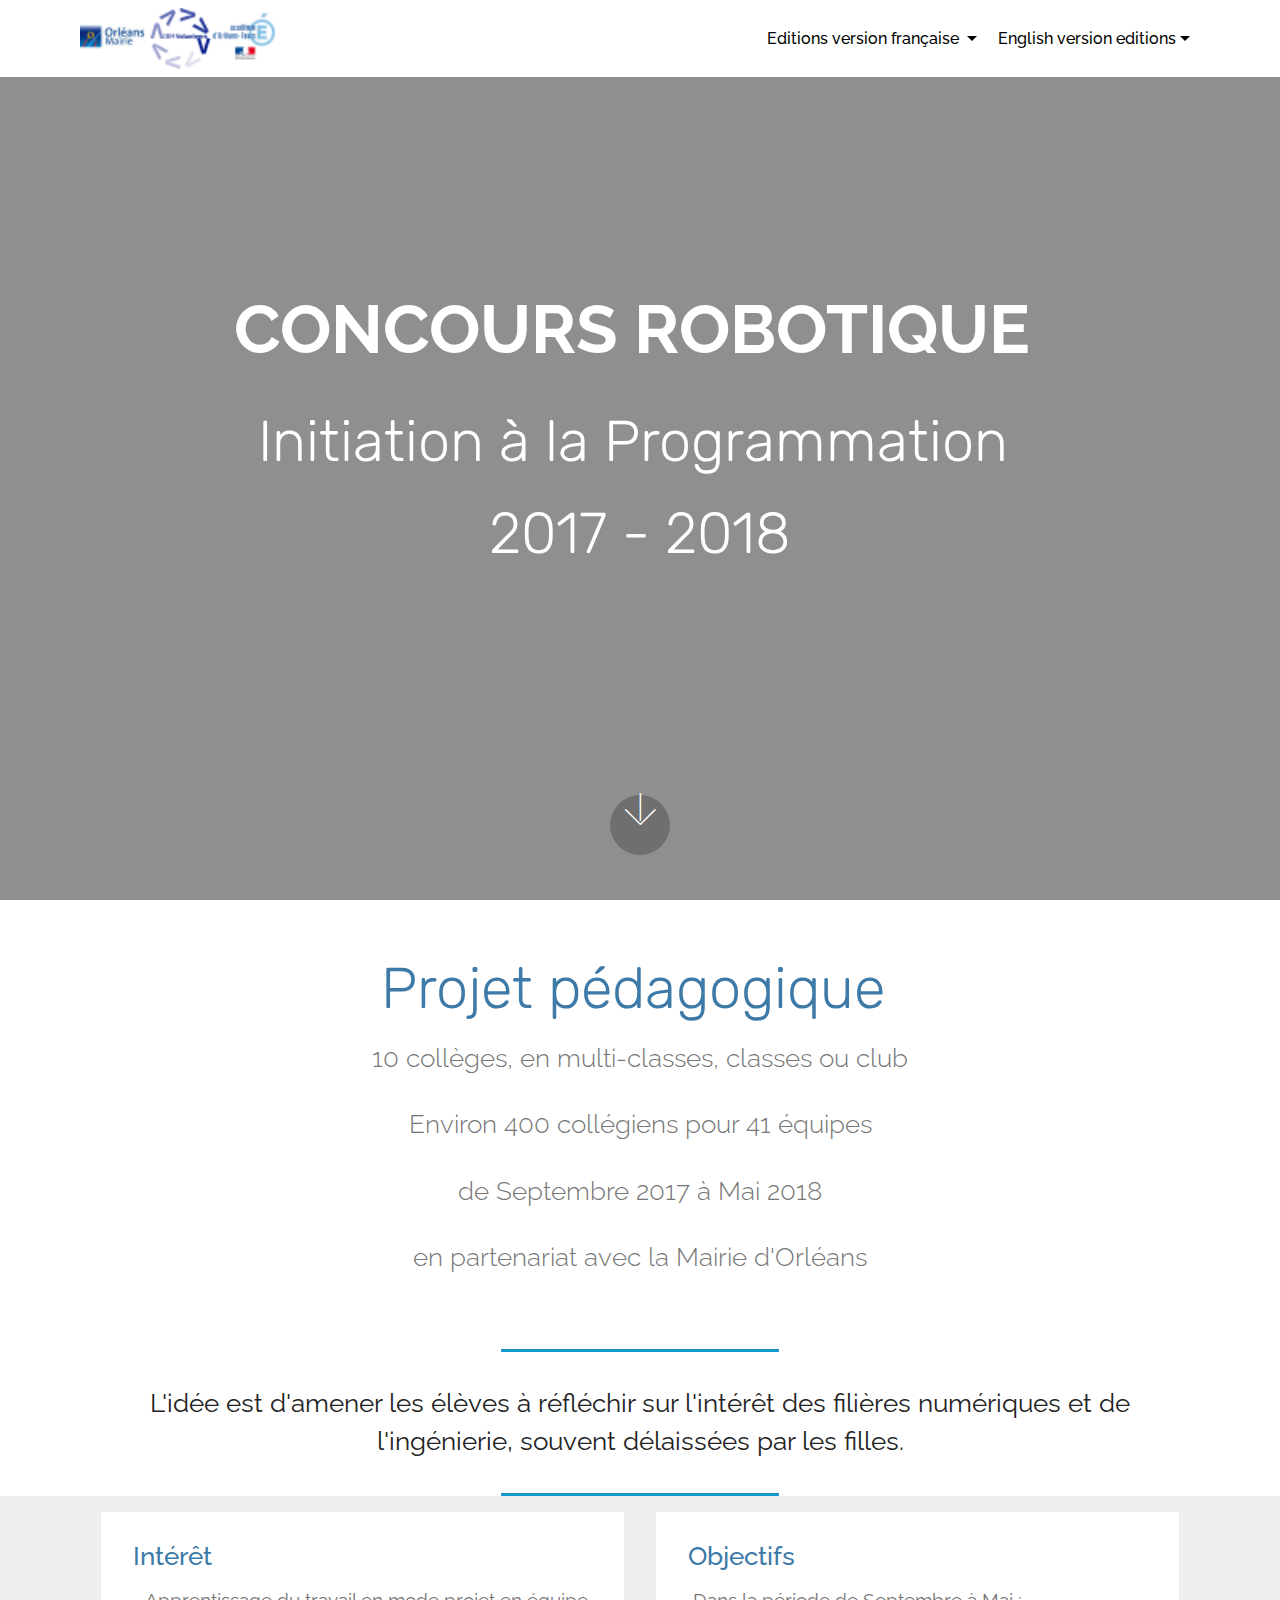
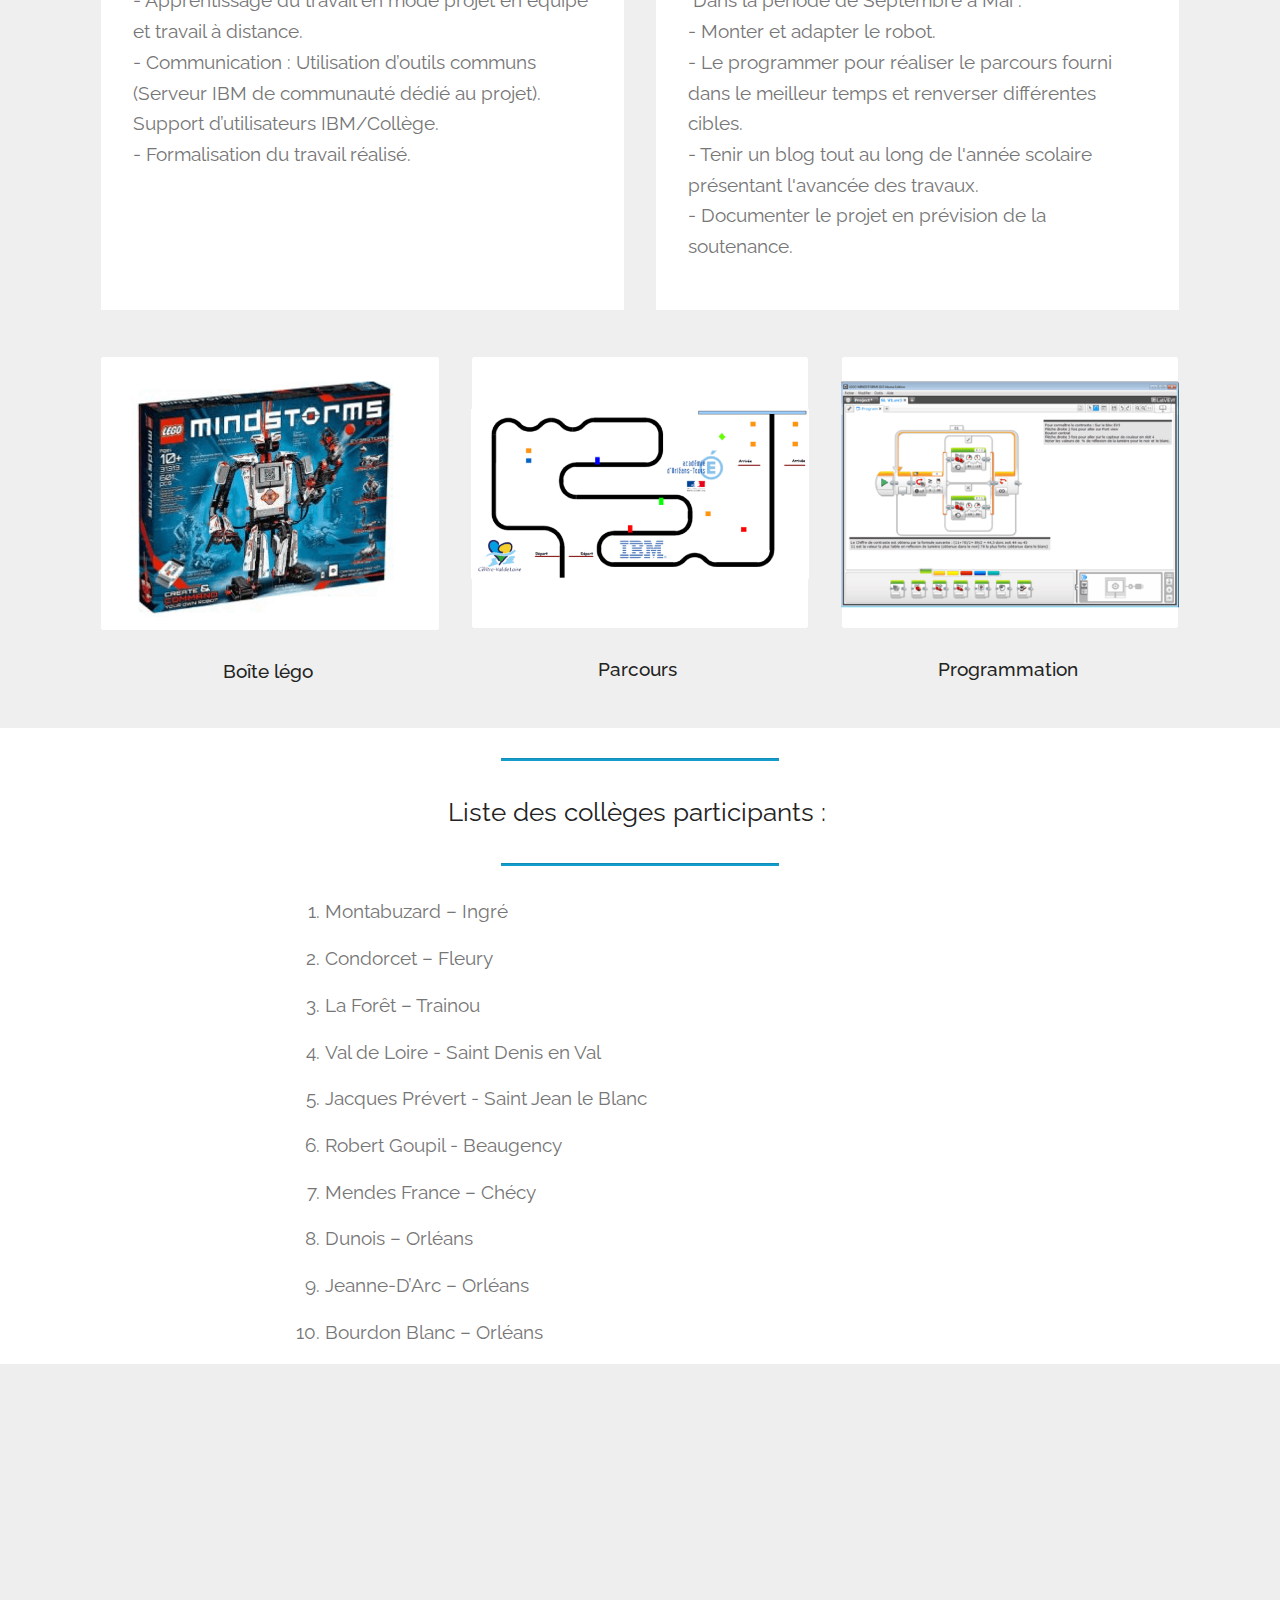
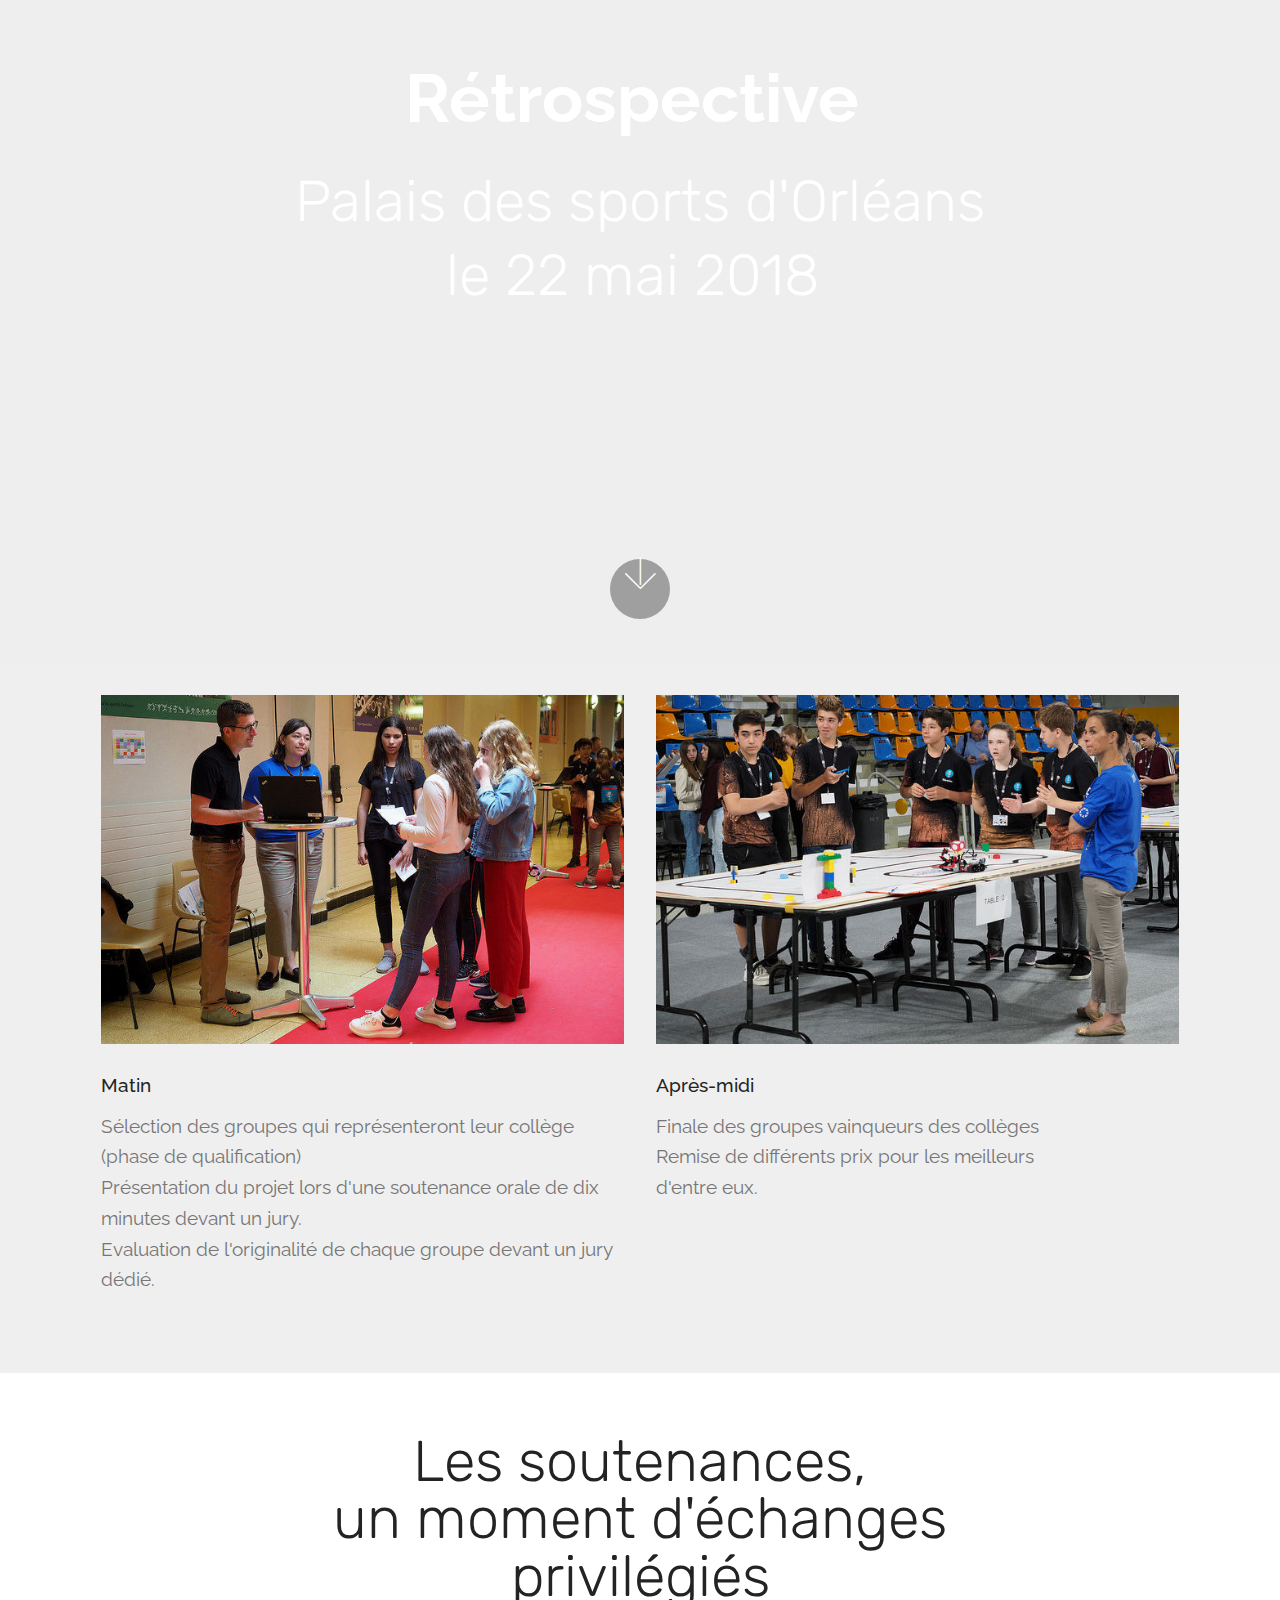
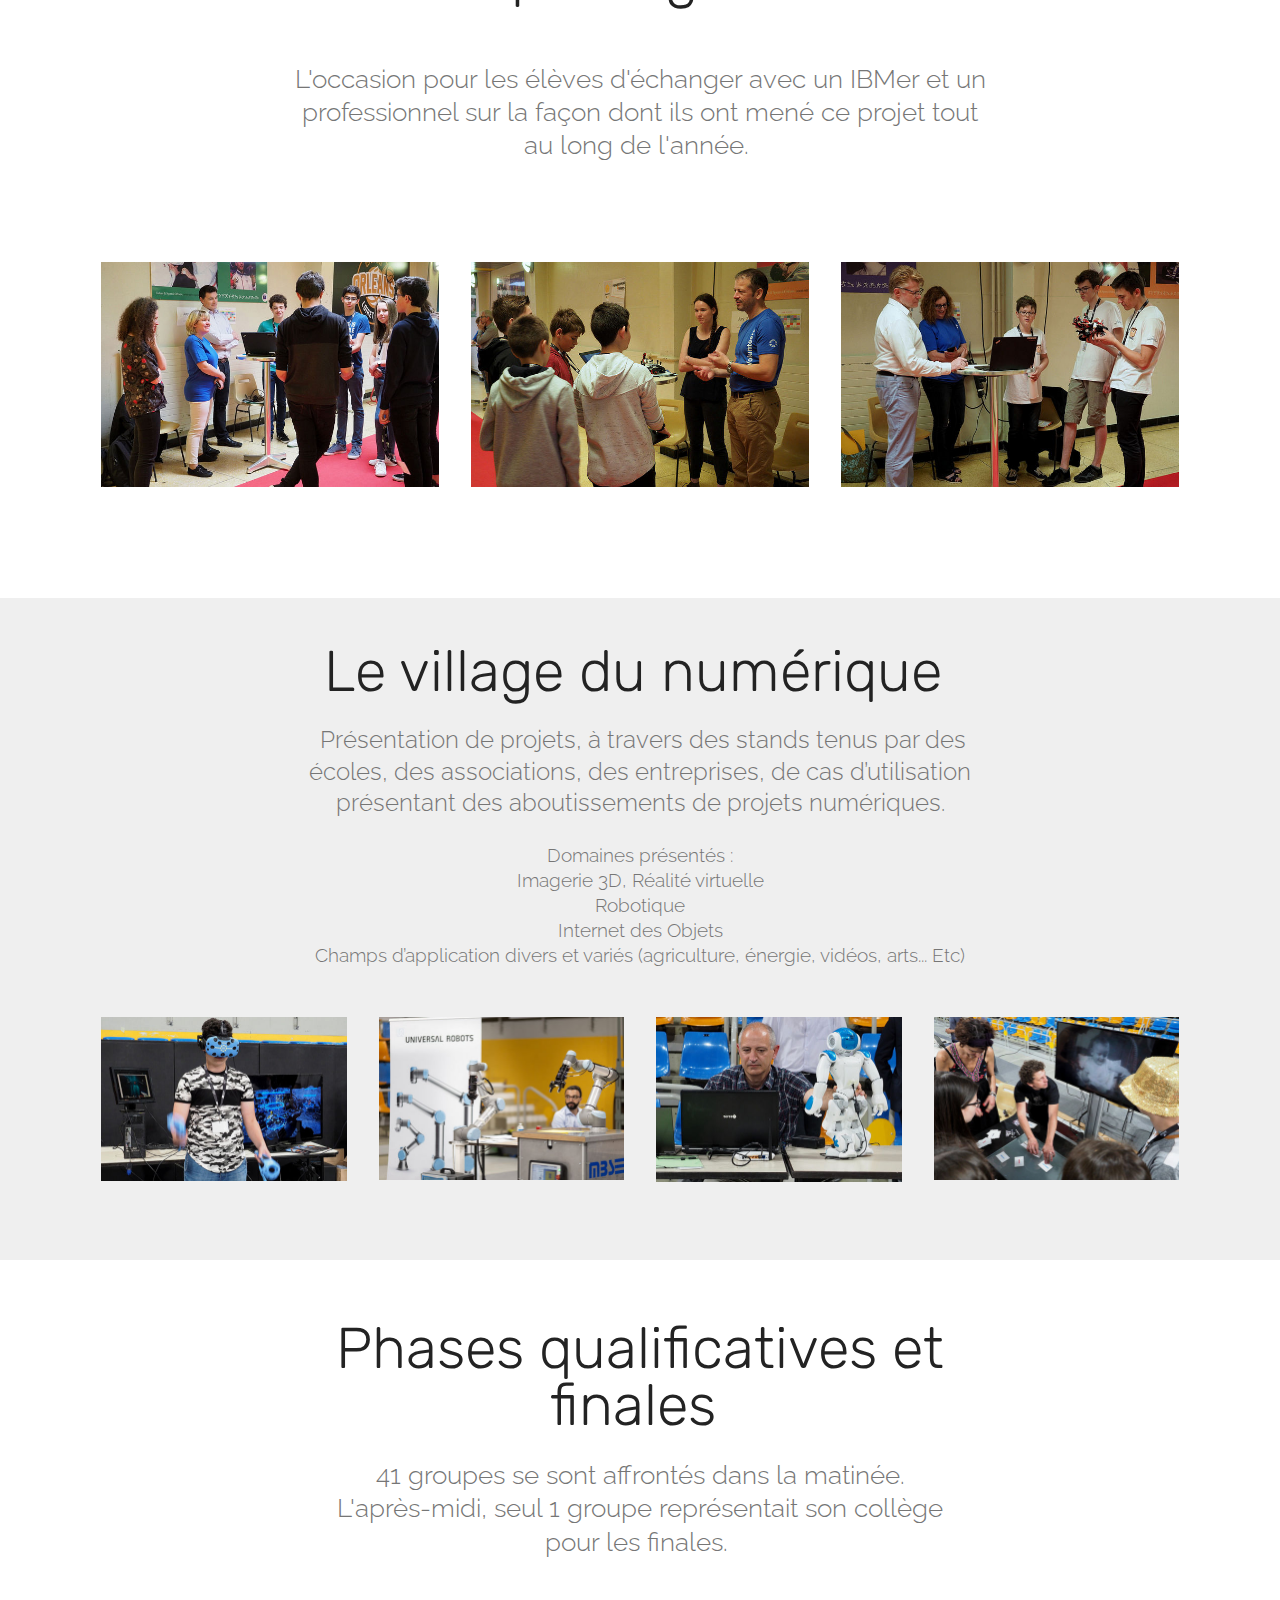
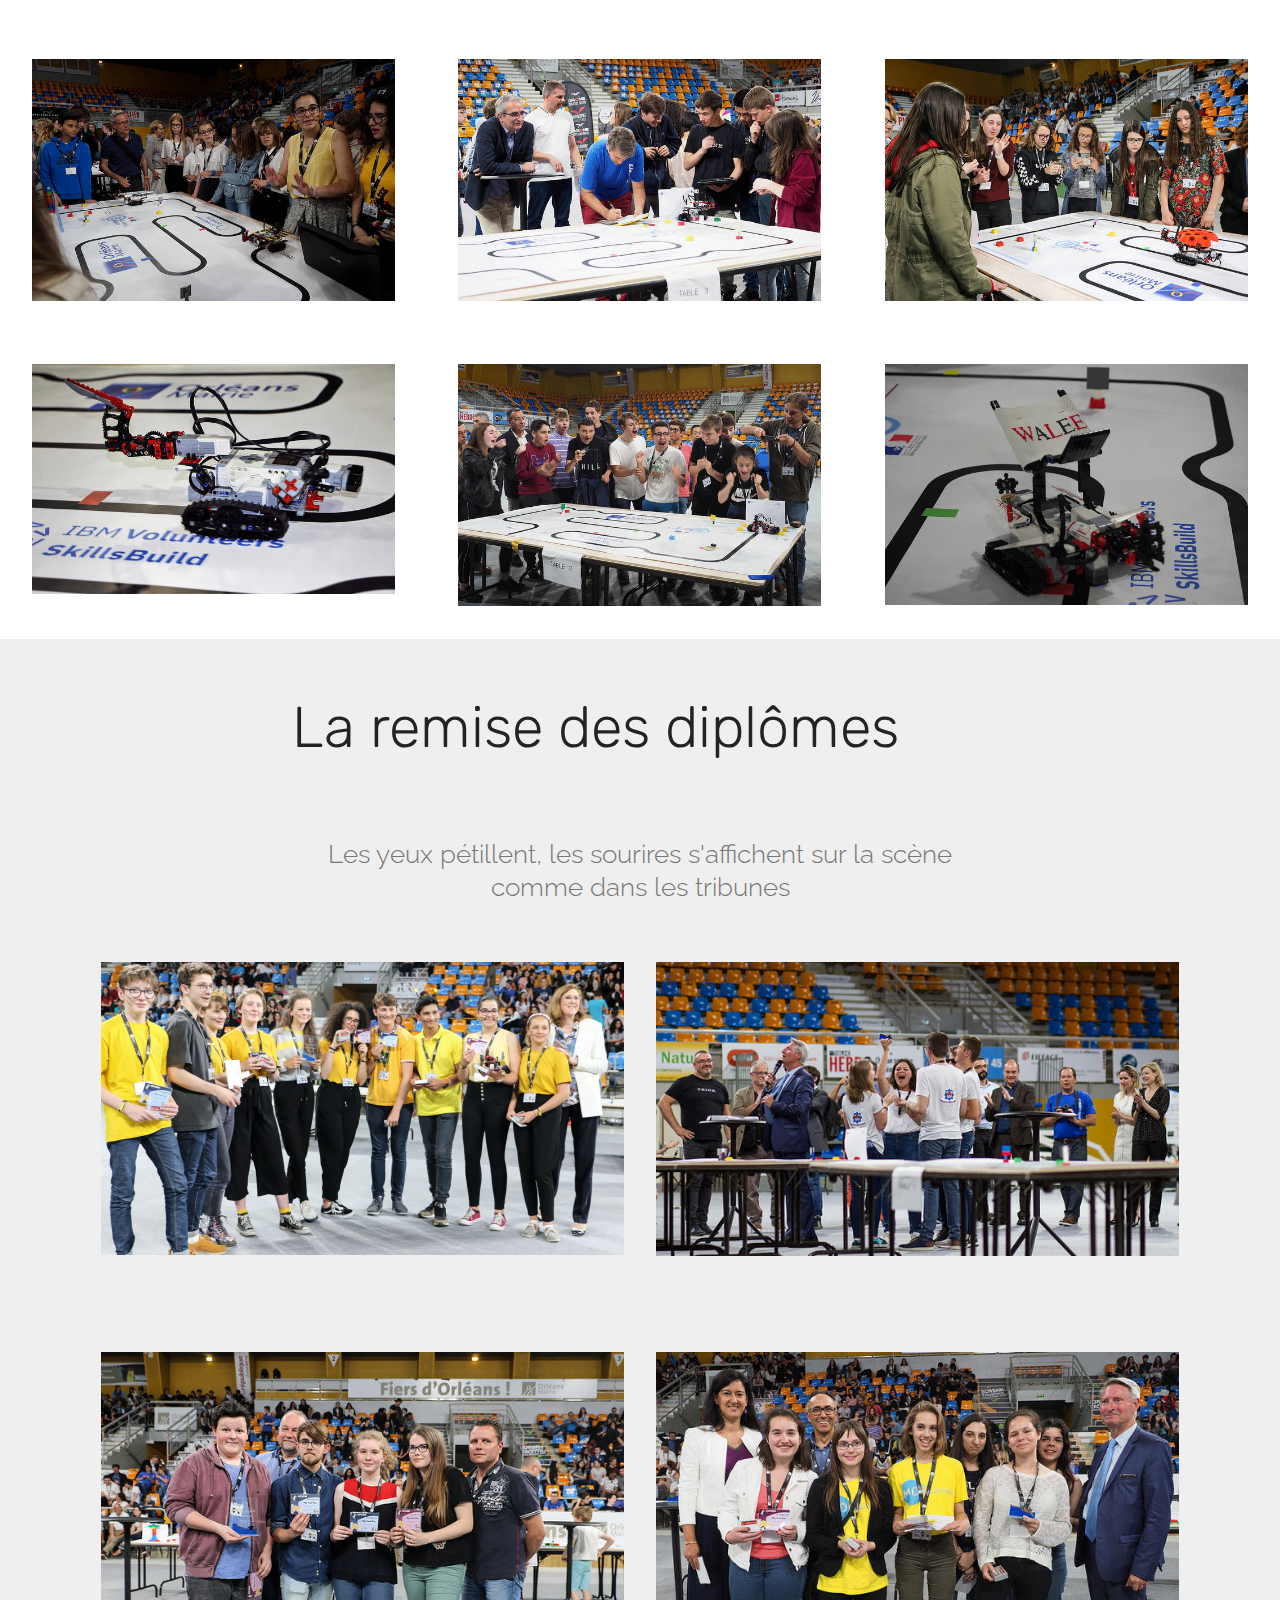
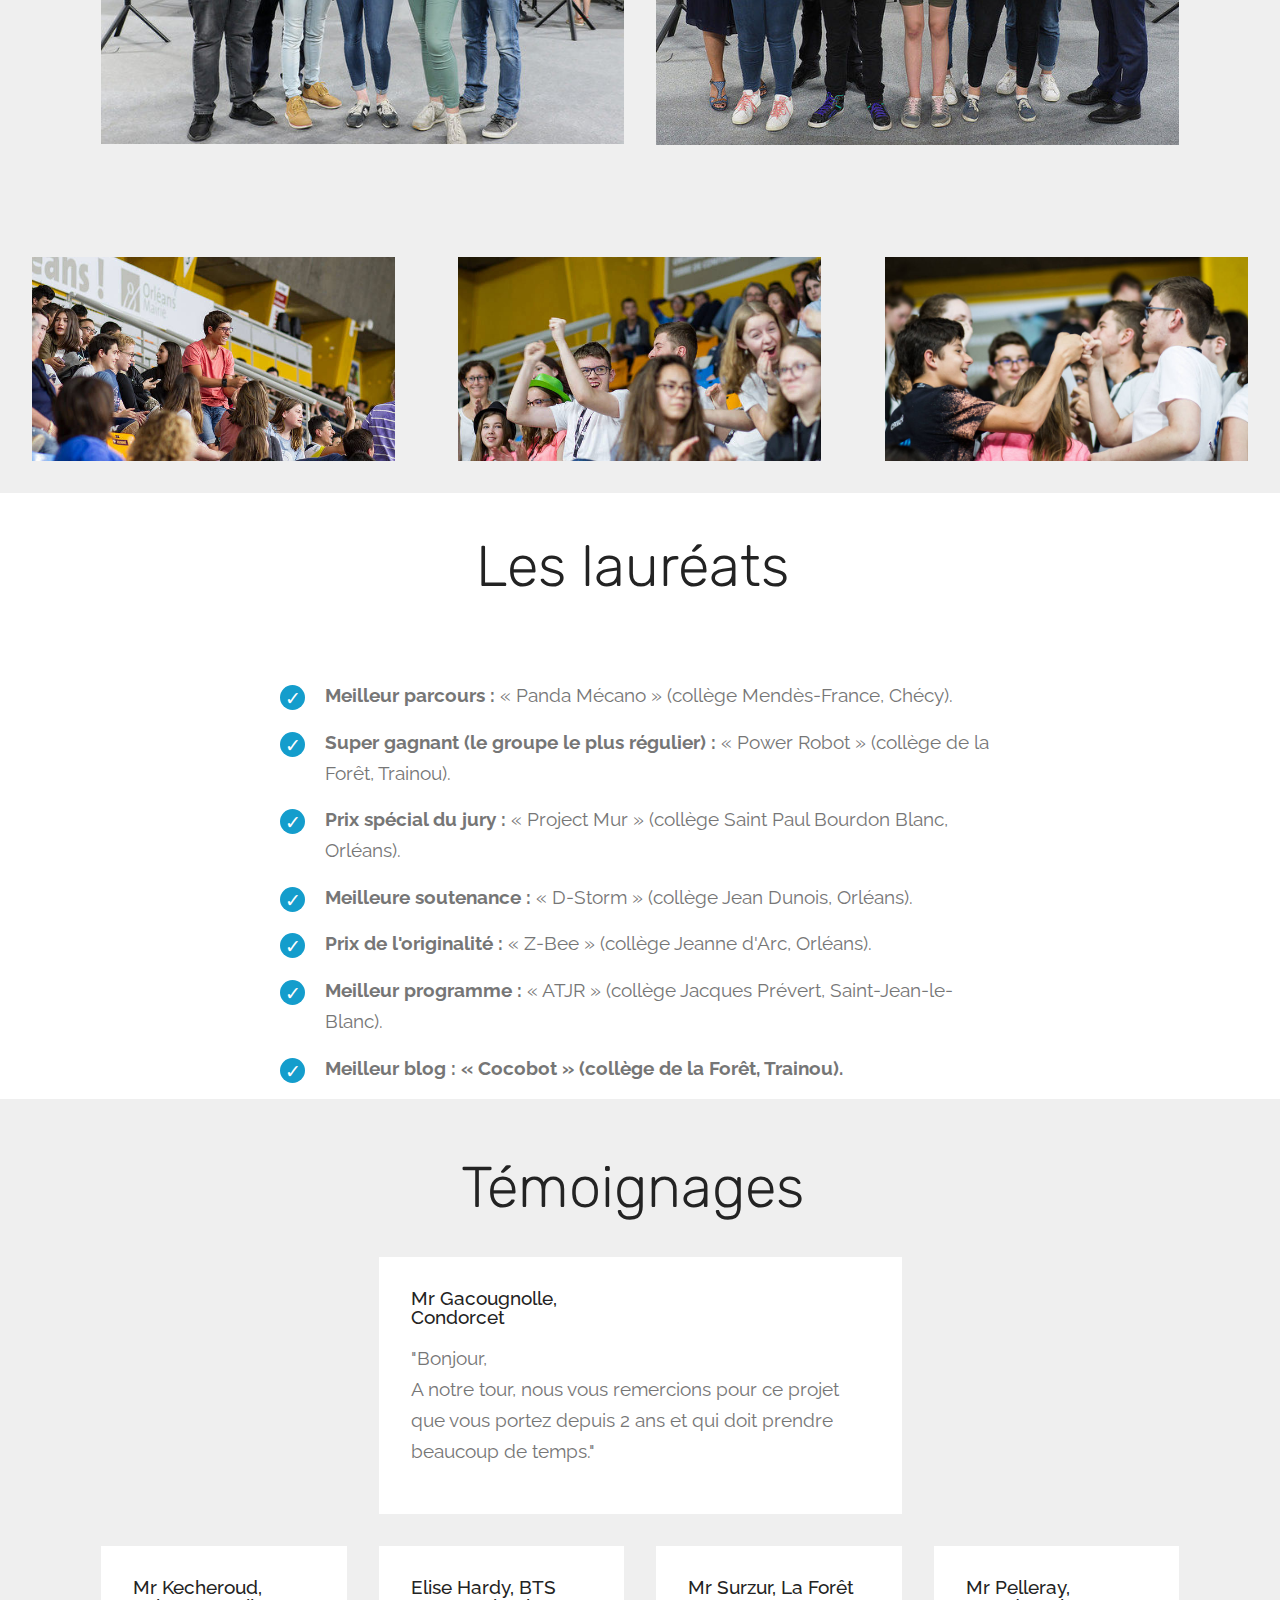
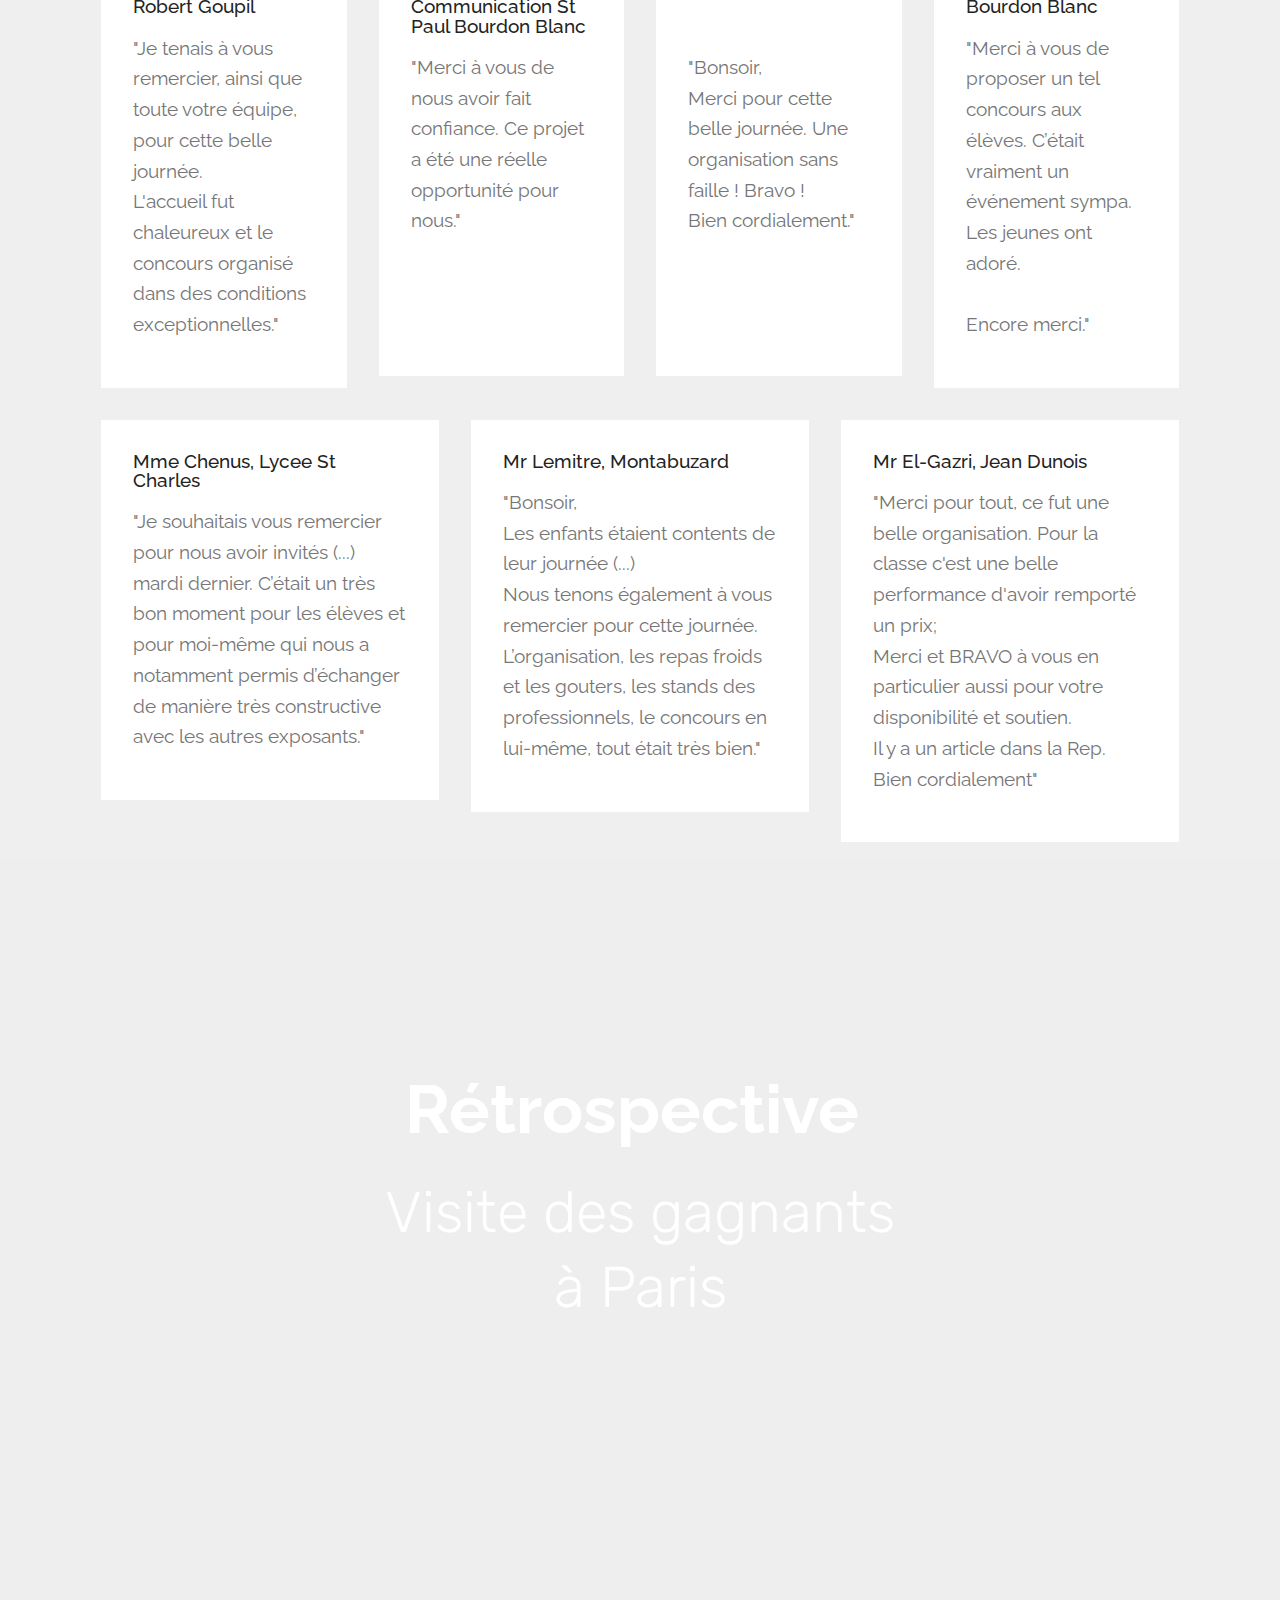
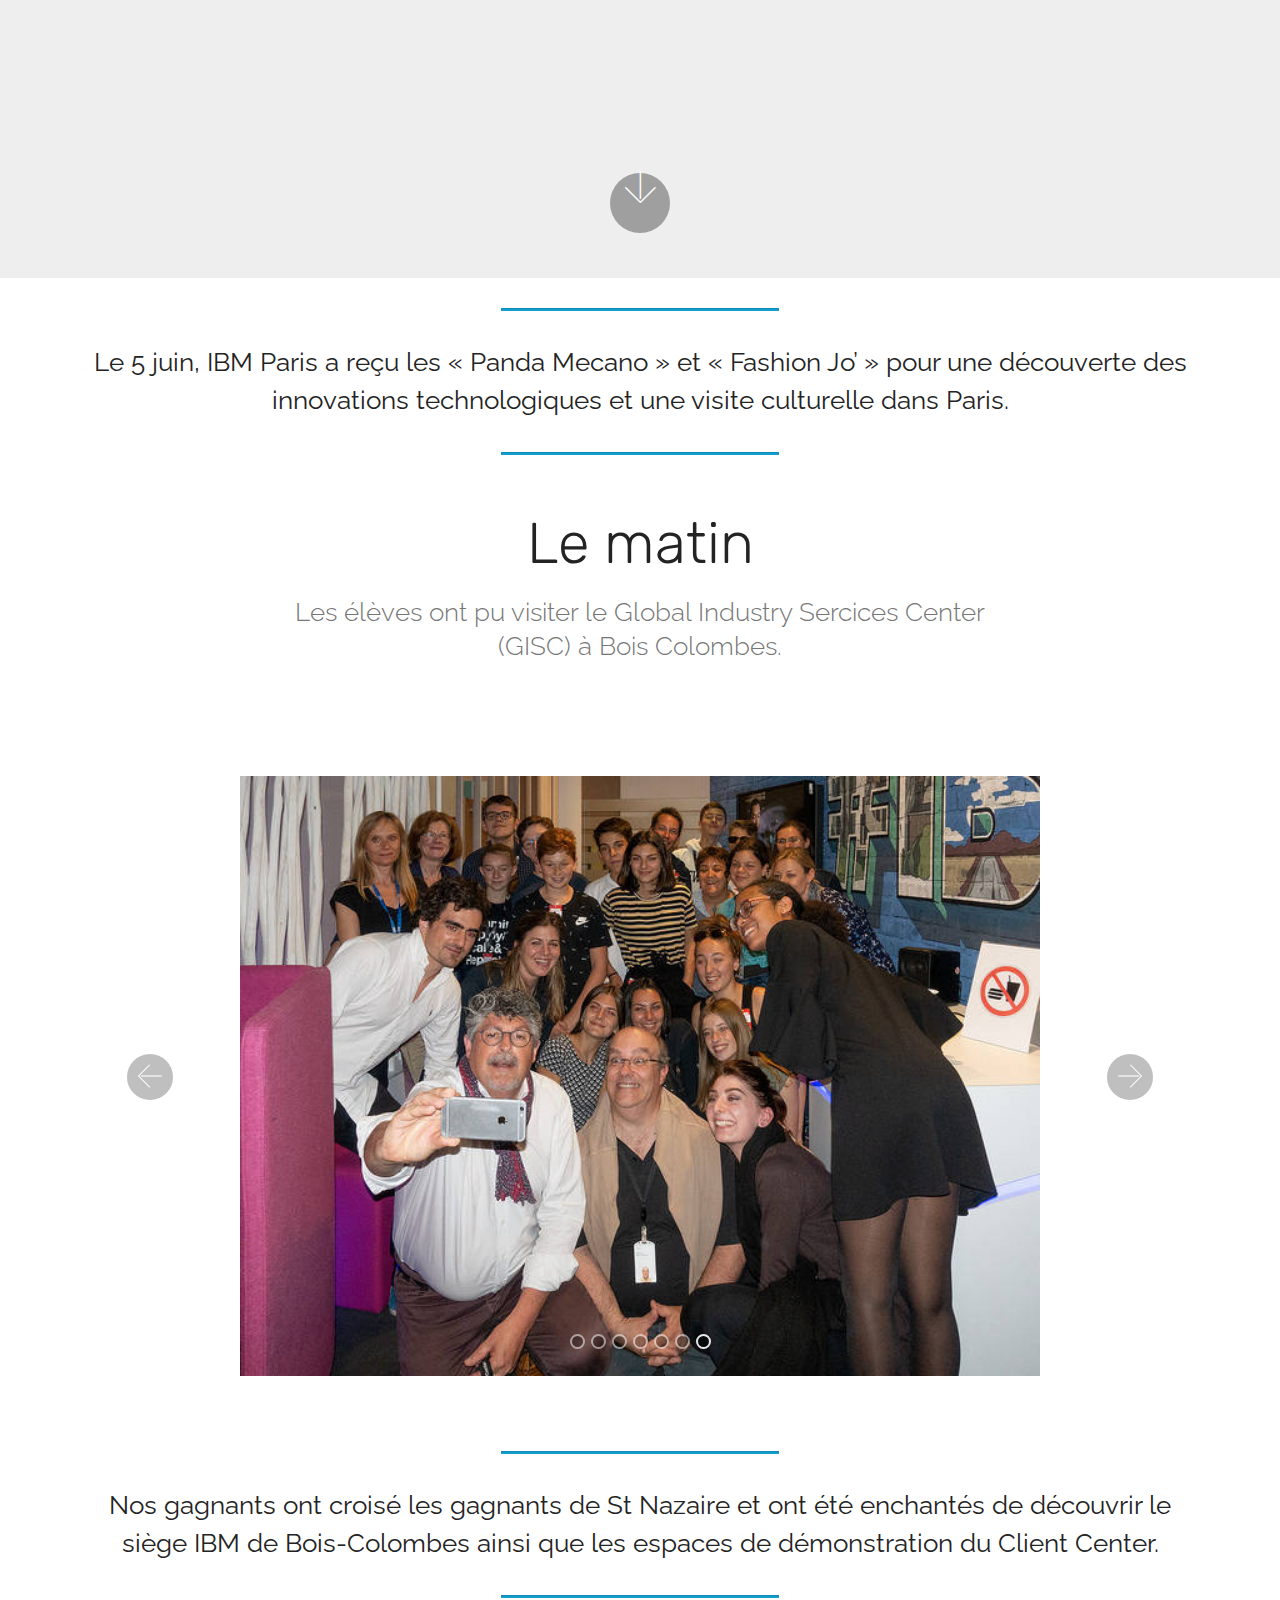
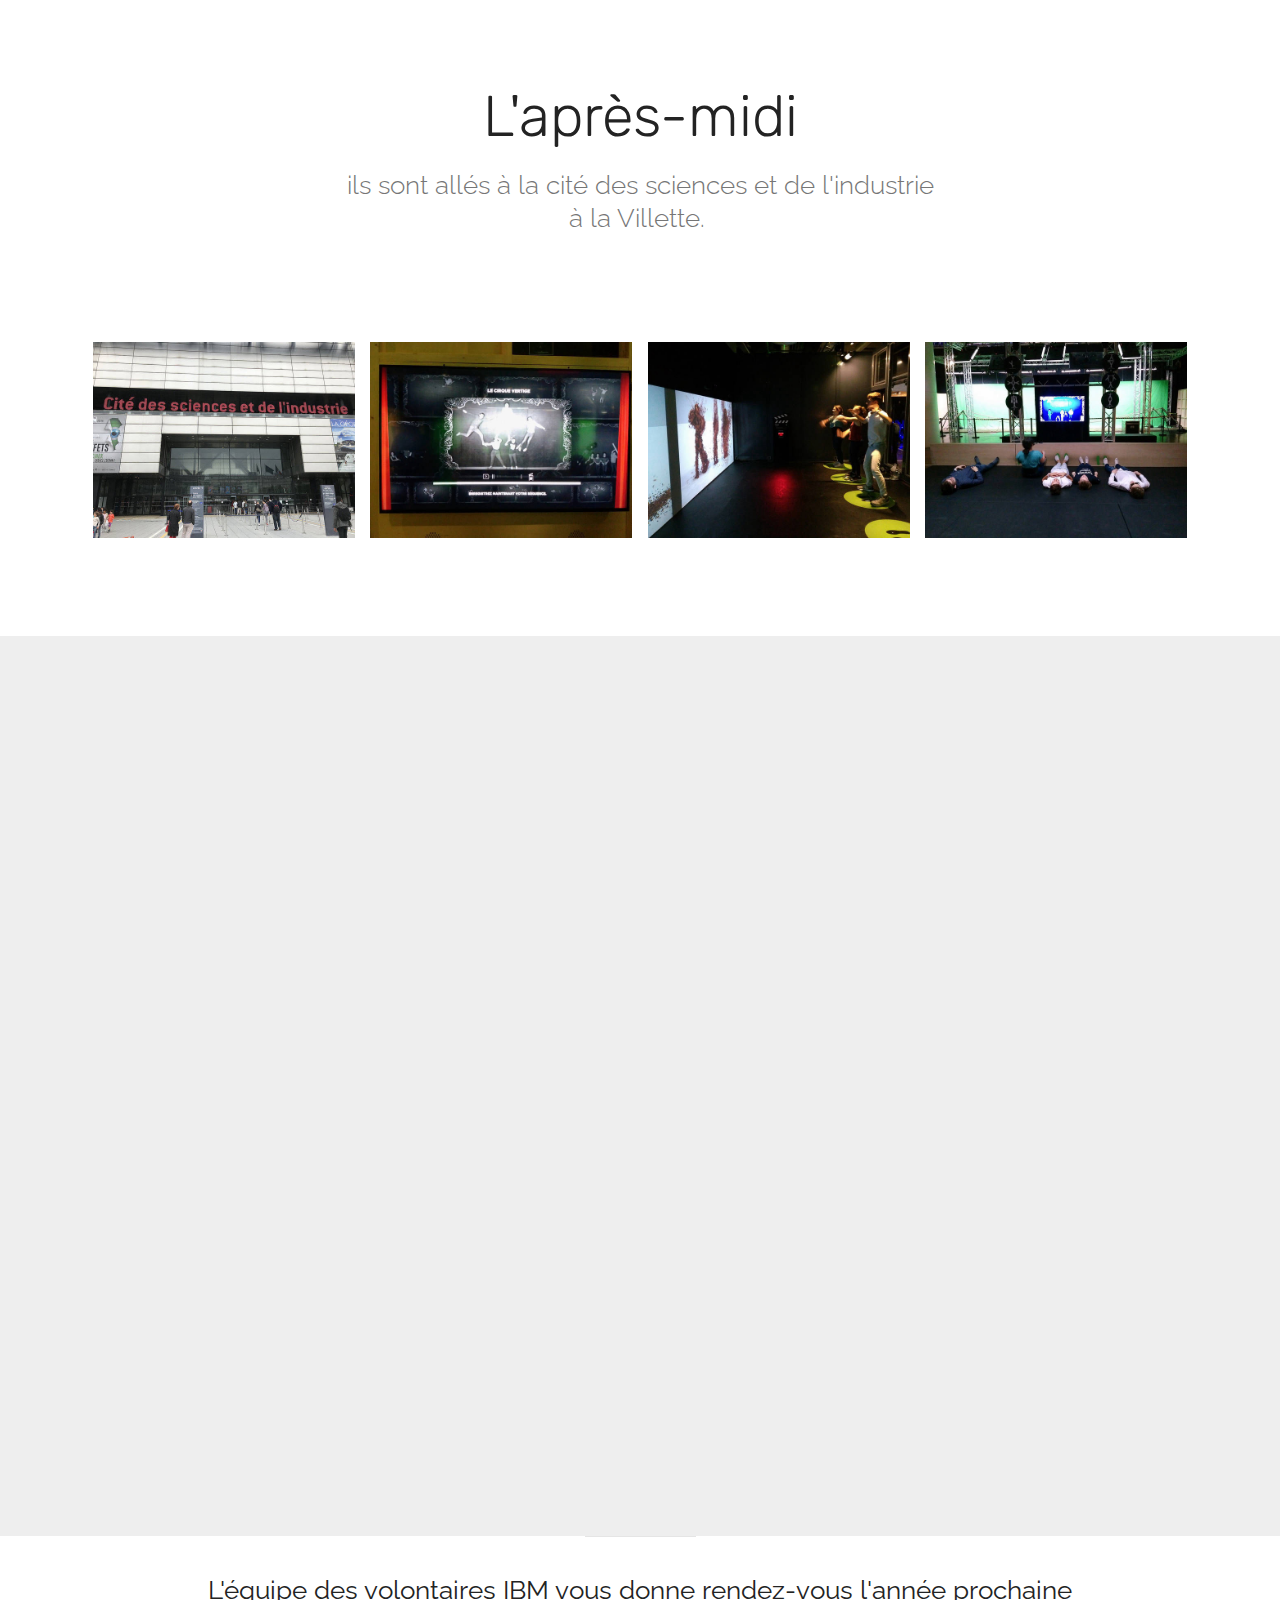
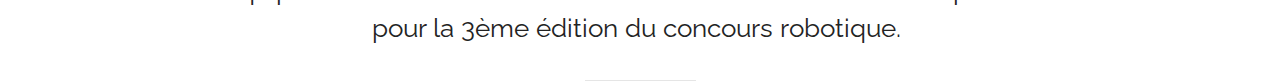
<file: page3.html>
<!DOCTYPE html>
<html >
<head>
  <!-- Site made with Mobirise Website Builder v4.8.10, https://mobirise.com -->
  <meta charset="UTF-8">
  <meta http-equiv="X-UA-Compatible" content="IE=edge">
  <meta name="generator" content="Mobirise v4.8.10, mobirise.com">
  <meta name="viewport" content="width=device-width, initial-scale=1, minimum-scale=1">
  <link rel="shortcut icon" href="assets/images/3-logos-bis-122x38.png" type="image/x-icon">
  <meta name="description" content="">
  <title>2ème Edition 2017-2018 Français</title>
  <link rel="stylesheet" href="assets/web/assets/mobirise-icons/mobirise-icons.css">
  <link rel="stylesheet" href="assets/tether/tether.min.css">
  <link rel="stylesheet" href="assets/bootstrap/css/bootstrap.min.css">
  <link rel="stylesheet" href="assets/bootstrap/css/bootstrap-grid.min.css">
  <link rel="stylesheet" href="assets/bootstrap/css/bootstrap-reboot.min.css">
  <link rel="stylesheet" href="assets/dropdown/css/style.css">
  <link rel="stylesheet" href="assets/theme/css/style.css">
  <link rel="stylesheet" href="assets/gallery/style.css">
  <link rel="stylesheet" href="assets/mobirise/css/mbr-additional.css" type="text/css">
  
  
  
</head>
<body>
  <section class="menu cid-rtgJuNVheo" once="menu" id="menu2-84">

    

    <nav class="navbar navbar-expand beta-menu navbar-dropdown align-items-center navbar-fixed-top navbar-toggleable-sm">
        <button class="navbar-toggler navbar-toggler-right" type="button" data-toggle="collapse" data-target="#navbarSupportedContent" aria-controls="navbarSupportedContent" aria-expanded="false" aria-label="Toggle navigation">
            <div class="hamburger">
                <span></span>
                <span></span>
                <span></span>
                <span></span>
            </div>
        </button>
        <div class="menu-logo">
            <div class="navbar-brand">
                <span class="navbar-logo">
                    <a href="index.html">
                        <img src="assets/images/3-logos-bis-122x38.png" alt="Mobirise" title="" style="height: 3.8rem;">
                    </a>
                </span>
                
            </div>
        </div>
        <div class="collapse navbar-collapse" id="navbarSupportedContent">
            <ul class="navbar-nav nav-dropdown nav-right" data-app-modern-menu="true"><li class="nav-item dropdown"><a class="nav-link link text-black dropdown-toggle display-4" href="index.html" aria-expanded="false" data-toggle="dropdown-submenu">&nbsp;Editions version française&nbsp;</a><div class="dropdown-menu"><a class="text-black dropdown-item display-4" href="index.html" aria-expanded="false">4ème Edition 2019-2020</a><a class="text-black dropdown-item display-4" href="1.html" aria-expanded="false">3ème Edition 2018-2019</a><a class="text-black dropdown-item display-4" href="page3.html" aria-expanded="false">2ème Edition 2017-2018</a><a class="text-black dropdown-item display-4" href="page5.html" aria-expanded="false">1ère Edition 2016-2017</a></div></li><li class="nav-item dropdown open"><a class="nav-link link text-black dropdown-toggle display-4" href="page5.html" aria-expanded="true" data-toggle="dropdown-submenu">English version editions</a><div class="dropdown-menu"><a class="text-black dropdown-item display-4" href="page2.html" aria-expanded="false">3rd Edition 2018-2019</a><a class="text-black dropdown-item display-4" href="page4.html" aria-expanded="false">2nd Edition 2017-2018</a><a class="text-black dropdown-item display-4" href="page6.html" aria-expanded="false">1st Edition 2016-2017</a></div></li></ul>
            
        </div>
    </nav>
</section>

<section class="engine"><a href="https://mobirise.info/l">free site templates</a></section><section class="header6 cid-rtg2x6Q86k mbr-fullscreen" data-bg-video="https://www.youtube.com/watch?v=k7I0xZsAYDE&amp;feature=youtu.be" id="header6-5y">

    

    <div class="mbr-overlay" style="opacity: 0.4; background-color: rgb(0, 0, 0);">
    </div>

    <div class="container">
        <div class="row justify-content-md-center">
            <div class="mbr-white col-md-10">
                <h1 class="mbr-section-title align-center mbr-bold pb-3 mbr-fonts-style display-1">CONCOURS ROBOTIQUE&nbsp;</h1>
                <p class="mbr-text align-center pb-3 mbr-fonts-style display-2">
                    Initiation à la Programmation&nbsp;<br>2017 - 2018</p>
                
            </div>
        </div>
    </div>

    <div class="mbr-arrow hidden-sm-down" aria-hidden="true">
        <a href="#next">
            <i class="mbri-down mbr-iconfont"></i>
        </a>
    </div>
</section>

<section class="mbr-section content4 cid-rtg2x7wc6y" id="content4-5z">

    

    <div class="container">
        <div class="media-container-row">
            <div class="title col-12 col-md-8">
                <h2 class="align-center pb-3 mbr-fonts-style display-2">Projet pédagogique&nbsp;</h2>
                <h3 class="mbr-section-subtitle align-center mbr-light mbr-fonts-style display-5">10 collèges, en multi-classes, classes ou club<br>&nbsp;<br><div>Environ 400 collégiens pour 41 équipes</div><br><div>de Septembre 2017 à Mai 2018</div><br><div>en partenariat avec la Mairie d'Orléans</div><br><div><br></div></h3>
                
            </div>
        </div>
    </div>
</section>

<section class="mbr-section article content9 cid-rtg2x82LVN" id="content9-60">
    
     

    <div class="container">
        <div class="inner-container" style="width: 100%;">
            <hr class="line" style="width: 25%;">
            <div class="section-text align-center mbr-fonts-style display-5">L'idée est d'amener les élèves à réfléchir sur l'intérêt des filières numériques et de l'ingénierie, souvent délaissées par les filles.</div>
            <hr class="line" style="width: 25%;">
        </div>
        </div>
</section>

<section class="features4 cid-rtg2x8uJk0" id="features4-61">
    
         

    
    <div class="container">
        <div class="media-container-row">
            <div class="card p-3 col-12 col-md-6">
                <div class="card-wrapper media-container-row media-container-row">
                    <div class="card-box">
                        <h4 class="card-title pb-3 mbr-fonts-style display-5">Intérêt&nbsp;</h4>
                        <p class="mbr-text mbr-fonts-style display-7">- Apprentissage du travail en mode projet en équipe et travail à distance.<br>	- Communication : Utilisation d’outils communs (Serveur IBM de communauté dédié au projet). Support d’utilisateurs IBM/Collège. <br>	- Formalisation du travail réalisé.<br><br><br><br></p>
                    </div>
                </div>
            </div>

            <div class="card p-3 col-12 col-md-6 col-12 col-md-6">
                <div class="card-wrapper media-container-row">
                    <div class="card-box">
                        <h4 class="card-title pb-3 mbr-fonts-style display-5">Objectifs&nbsp;</h4>
                        <p class="mbr-text mbr-fonts-style display-7">&nbsp;Dans la période de Septembre à Mai :<br>	- Monter et adapter le robot. &nbsp;<br>	- Le programmer pour réaliser le parcours fourni dans le meilleur temps et renverser différentes cibles.<br>	- Tenir un blog tout au long de l'année scolaire présentant l'avancée des travaux.<br>- Documenter le projet en prévision de la soutenance.&nbsp;<br></p>
                    </div>
                </div>
            </div>

            

            
        </div>
    </div>
</section>

<section class="features2 cid-rtg2x9YZba" id="features2-62">

    

    
    
    <div class="container">
        <div class="media-container-row">
            <div class="card p-3 col-12 col-md-6 col-lg-4">
                <div class="card-wrapper">
                    <div class="card-img">
                        <img src="assets/images/lego2-634x512.png" alt="Mobirise" title="">
                    </div>
                    <div class="card-box">
                        <h4 class="card-title pb-3 mbr-fonts-style display-7">Boîte légo&nbsp;</h4>
                        
                    </div>
                </div>
            </div>

            <div class="card p-3 col-12 col-md-6 col-lg-4">
                <div class="card-wrapper">
                    <div class="card-img">
                        <img src="assets/images/parcours2-638x512.png" alt="Mobirise" title="">
                    </div>
                    <div class="card-box ">
                        <h4 class="card-title pb-3 mbr-fonts-style display-7">Parcours&nbsp;</h4>
                        
                    </div>
                </div>
            </div>

            <div class="card p-3 col-12 col-md-6 col-lg-4">
                <div class="card-wrapper">
                    <div class="card-img">
                        <img src="assets/images/programmation2-638x512.png" alt="Mobirise" title="">
                    </div>
                    <div class="card-box">
                        <h4 class="card-title pb-3 mbr-fonts-style display-7">Programmation&nbsp;</h4>
                        
                    </div>
                </div>
            </div>

            
        </div>
    </div>
</section>

<section class="mbr-section article content9 cid-rtg2xaJdPZ" id="content9-63">
    
     

    <div class="container">
        <div class="inner-container" style="width: 100%;">
            <hr class="line" style="width: 25%;">
            <div class="section-text align-center mbr-fonts-style display-5">Liste des collèges participants :&nbsp;</div>
            <hr class="line" style="width: 25%;">
        </div>
        </div>
</section>

<section class="mbr-section article content11 cid-rtg2xbbGaX" id="content11-64">
     

    <div class="container">
        <div class="media-container-row">
            <div class="mbr-text counter-container col-12 col-md-8 mbr-fonts-style display-7">
                <ol>
                    <li>Montabuzard – Ingré &nbsp; &nbsp; &nbsp; &nbsp; &nbsp; &nbsp; &nbsp; &nbsp; &nbsp; &nbsp; &nbsp; &nbsp; &nbsp;</li><li>Condorcet – Fleury &nbsp; &nbsp; &nbsp; &nbsp; &nbsp; &nbsp; &nbsp; &nbsp; &nbsp; &nbsp; &nbsp; &nbsp; &nbsp; &nbsp; </li><li>La Forêt – Trainou</li><li>Val de Loire - Saint Denis en Val</li><li>Jacques Prévert - Saint Jean le Blanc</li><li>Robert Goupil - Beaugency</li><li>Mendes France – Chécy</li><li>Dunois – Orléans</li><li>Jeanne-D’Arc – Orléans</li><li>Bourdon Blanc – Orléans</li>
                </ol>
            </div>
        </div>
    </div>
</section>

<section class="cid-rtg2xbCvbc mbr-fullscreen mbr-parallax-background" id="header2-65">

    

    

    <div class="container align-center">
        <div class="row justify-content-md-center">
            <div class="mbr-white col-md-10">
                <h1 class="mbr-section-title mbr-bold pb-3 mbr-fonts-style display-1">Rétrospective&nbsp;</h1>
                <h3 class="mbr-section-subtitle align-center mbr-light pb-3 mbr-fonts-style display-2">Palais des sports d'Orléans <br>le 22 mai 2018&nbsp;</h3>
                <p class="mbr-text pb-3 mbr-fonts-style display-5"></p>
                
            </div>
        </div>
    </div>
    <div class="mbr-arrow hidden-sm-down" aria-hidden="true">
        <a href="#next">
            <i class="mbri-down mbr-iconfont"></i>
        </a>
    </div>
</section>

<section class="features2 cid-rtg2xcaMlw" id="features2-66">

    

    
    
    <div class="container">
        <div class="media-container-row">
            <div class="card p-3 col-12 col-md-6">
                <div class="card-wrapper">
                    <div class="card-img">
                        <img src="assets/images/42283360952-a42a943040-z-640x427.jpg" alt="Mobirise" title="">
                    </div>
                    <div class="card-box">
                        <h4 class="card-title pb-3 mbr-fonts-style display-7">Matin&nbsp;</h4>
                        <p class="mbr-text mbr-fonts-style display-7">Sélection des groupes qui représenteront leur collège (phase de qualification)<br>Présentation du projet lors d'une soutenance orale de dix minutes devant un jury.<br>Evaluation de l'originalité de chaque groupe devant un jury dédié.<br><br></p>
                    </div>
                </div>
            </div>

            <div class="card p-3 col-12 col-md-6">
                <div class="card-wrapper">
                    <div class="card-img">
                        <img src="assets/images/27461397487-94a98773ee-z-1-640x427.jpg" alt="Mobirise" title="">
                    </div>
                    <div class="card-box ">
                        <h4 class="card-title pb-3 mbr-fonts-style display-7">Après-midi&nbsp;</h4>
                        <p class="mbr-text mbr-fonts-style display-7">Finale des groupes vainqueurs des collèges<br>Remise de différents prix pour les meilleurs <br>d'entre eux.<br><br></p>
                    </div>
                </div>
            </div>

            

            
        </div>
    </div>
</section>

<section class="mbr-section content4 cid-rtg2xcPWRd" id="content4-67">

    

    <div class="container">
        <div class="media-container-row">
            <div class="title col-12 col-md-8">
                <h2 class="align-center pb-3 mbr-fonts-style display-2">Les soutenances, <br>un moment d'échanges privilégiés<br>
                </h2>
                <h3 class="mbr-section-subtitle align-center mbr-light mbr-fonts-style display-5"><br>L'occasion pour les élèves d'échanger avec un IBMer et un professionnel sur la façon dont ils ont mené ce projet tout au long de l'année.&nbsp;</h3>
                
            </div>
        </div>
    </div>
</section>

<section class="features2 cid-rtg2xdjxud" id="features2-68">

    

    
    
    <div class="container">
        <div class="media-container-row">
            <div class="card p-3 col-12 col-md-6 col-lg-4">
                <div class="card-wrapper">
                    <div class="card-img">
                        <img src="assets/images/28457806798-819ef34ff6-z-640x427.jpg" alt="Mobirise" title="">
                    </div>
                    <div class="card-box">
                        <h4 class="card-title pb-3 mbr-fonts-style display-7"></h4>
                        <p class="mbr-text mbr-fonts-style display-7"></p>
                    </div>
                </div>
            </div>

            <div class="card p-3 col-12 col-md-6 col-lg-4">
                <div class="card-wrapper">
                    <div class="card-img">
                        <img src="assets/images/42283356392-e90d73d672-z-640x427.jpg" alt="Mobirise" title="">
                    </div>
                    <div class="card-box ">
                        <h4 class="card-title pb-3 mbr-fonts-style display-7"></h4>
                        <p class="mbr-text mbr-fonts-style display-7">&nbsp;</p>
                    </div>
                </div>
            </div>

            <div class="card p-3 col-12 col-md-6 col-lg-4">
                <div class="card-wrapper">
                    <div class="card-img">
                        <img src="assets/images/42283371122-e06d6f5944-z-640x426.jpg" alt="Mobirise" title="">
                    </div>
                    <div class="card-box">
                        <h4 class="card-title pb-3 mbr-fonts-style display-7"></h4>
                        <p class="mbr-text mbr-fonts-style display-7"></p>
                    </div>
                </div>
            </div>

            
        </div>
    </div>
</section>

<section class="mbr-section content4 cid-rtg2xekNMr" id="content4-69">

    

    <div class="container">
        <div class="media-container-row">
            <div class="title col-12 col-md-8">
                <h2 class="align-center pb-3 mbr-fonts-style display-2">Le village du numérique&nbsp;</h2>
                <h3 class="mbr-section-subtitle align-center mbr-light mbr-fonts-style display-7"><div><span style="font-size: 1.5rem;">&nbsp;Présentation de projets, à travers des stands tenus par des écoles, des associations,&nbsp;</span><span style="font-size: 1.5rem;">des entreprises, de cas d’utilisation présentant des aboutissements de projets numériques.</span></div><div><div><br></div><div>Domaines présentés :</div><div>Imagerie 3D, Réalité virtuelle</div><div>Robotique</div><div>Internet des Objets</div><div>Champs d’application divers et variés (agriculture, énergie, vidéos, arts... Etc)</div><div><br></div></div></h3>
                
            </div>
        </div>
    </div>
</section>

<section class="features2 cid-rtg2xeT4Zj" id="features2-6a">

    

    
    
    <div class="container">
        <div class="media-container-row">
            <div class="card p-3 col-12 col-md-6 col-lg-3">
                <div class="card-wrapper">
                    <div class="card-img">
                        <img src="assets/images/bis-27461475367-d85aebd4db-z-492x330.jpg" alt="Mobirise" title="">
                    </div>
                    <div class="card-box">
                        
                        
                    </div>
                </div>
            </div>

            <div class="card p-3 col-12 col-md-6 col-lg-3">
                <div class="card-wrapper">
                    <div class="card-img">
                        <img src="assets/images/28458204678-46fb1311b6-z-492x328.jpg" alt="Mobirise" title="">
                    </div>
                    <div class="card-box ">
                        
                        
                    </div>
                </div>
            </div>

            <div class="card p-3 col-12 col-md-6 col-lg-3">
                <div class="card-wrapper">
                    <div class="card-img">
                        <img src="assets/images/bis42330651931-a9bf419f8b-z-492x331.jpg" alt="Mobirise" title="">
                    </div>
                    <div class="card-box">
                        
                        
                    </div>
                </div>
            </div>

            <div class="card p-3 col-12 col-md-6 col-lg-3">
                <div class="card-wrapper">
                    <div class="card-img">
                        <img src="assets/images/27461139177-bd3c6ccbac-z-492x328.jpg" alt="Mobirise" title="">
                    </div>
                    <div class="card-box">
                        
                        
                    </div>
                </div>
            </div>
        </div>
    </div>
</section>

<section class="mbr-section content4 cid-rtg2xfD8FM" id="content4-6b">

    

    <div class="container">
        <div class="media-container-row">
            <div class="title col-12 col-md-8">
                <h2 class="align-center pb-3 mbr-fonts-style display-2">Phases qualificatives et finales&nbsp;</h2>
                <h3 class="mbr-section-subtitle align-center mbr-light mbr-fonts-style display-5">41 groupes se sont affrontés dans la matinée.<br>L'après-midi, seul 1 groupe représentait son collège <br>pour les finales.&nbsp;</h3>
                
            </div>
        </div>
    </div>
</section>

<section class="mbr-gallery mbr-slider-carousel cid-rtg2xg8A0C" id="gallery3-6c">

    

    <div>
        <div><!-- Filter --><!-- Gallery --><div class="mbr-gallery-row"><div class="mbr-gallery-layout-default"><div><div><div class="mbr-gallery-item mbr-gallery-item--p4" data-video-url="false" data-tags="Impressionnant"><div href="#lb-gallery3-6c" data-slide-to="0" data-toggle="modal"><img src="assets/images/27461435147-25ca351201-z-640x427-640x427.jpg" alt="" title=""><span class="icon-focus"></span></div></div><div class="mbr-gallery-item mbr-gallery-item--p4" data-video-url="false" data-tags="Animé"><div href="#lb-gallery3-6c" data-slide-to="1" data-toggle="modal"><img src="assets/images/42330431881-3c7658d5ef-z-640x427-640x427.jpg" alt="" title=""><span class="icon-focus"></span></div></div><div class="mbr-gallery-item mbr-gallery-item--p4" data-video-url="false" data-tags="Impressionnant"><div href="#lb-gallery3-6c" data-slide-to="2" data-toggle="modal"><img src="assets/images/27461800547-72cc73ce3f-z-640x427-640x427.jpg" alt="" title=""><span class="icon-focus"></span></div></div><div class="mbr-gallery-item mbr-gallery-item--p4" data-video-url="false" data-tags="Impressionnant"><div href="#lb-gallery3-6c" data-slide-to="3" data-toggle="modal"><img src="assets/images/27461786927-c8f516b029-z-640x407-640x407.jpg" alt="" title=""><span class="icon-focus"></span></div></div><div class="mbr-gallery-item mbr-gallery-item--p4" data-video-url="false" data-tags="Impressionnant"><div href="#lb-gallery3-6c" data-slide-to="4" data-toggle="modal"><img src="assets/images/41607717564-da93380206-z-640x427-640x427.jpg" alt="" title=""><span class="icon-focus"></span></div></div><div class="mbr-gallery-item mbr-gallery-item--p4" data-video-url="false" data-tags="Impressionnant"><div href="#lb-gallery3-6c" data-slide-to="5" data-toggle="modal"><img src="assets/images/41428917665-945b36cf60-z-640x426-640x426.jpg" alt="" title=""><span class="icon-focus"></span></div></div></div></div><div class="clearfix"></div></div></div><!-- Lightbox --><div data-app-prevent-settings="" class="mbr-slider modal fade carousel slide" tabindex="-1" data-keyboard="true" data-interval="false" id="lb-gallery3-6c"><div class="modal-dialog"><div class="modal-content"><div class="modal-body"><div class="carousel-inner"><div class="carousel-item"><img src="assets/images/27461435147-25ca351201-z-640x427.jpg" alt="" title=""></div><div class="carousel-item"><img src="assets/images/42330431881-3c7658d5ef-z-640x427.jpg" alt="" title=""></div><div class="carousel-item"><img src="assets/images/27461800547-72cc73ce3f-z-640x427.jpg" alt="" title=""></div><div class="carousel-item"><img src="assets/images/27461786927-c8f516b029-z-640x407.jpg" alt="" title=""></div><div class="carousel-item"><img src="assets/images/41607717564-da93380206-z-640x427.jpg" alt="" title=""></div><div class="carousel-item active"><img src="assets/images/41428917665-945b36cf60-z-640x426.jpg" alt="" title=""></div></div><a class="carousel-control carousel-control-prev" role="button" data-slide="prev" href="#lb-gallery3-6c"><span class="mbri-left mbr-iconfont" aria-hidden="true"></span><span class="sr-only">Previous</span></a><a class="carousel-control carousel-control-next" role="button" data-slide="next" href="#lb-gallery3-6c"><span class="mbri-right mbr-iconfont" aria-hidden="true"></span><span class="sr-only">Next</span></a><a class="close" href="#" role="button" data-dismiss="modal"><span class="sr-only">Close</span></a></div></div></div></div></div>
    </div>

</section>

<section class="mbr-section content4 cid-rtg2xgPQw4" id="content4-6d">

    

    <div class="container">
        <div class="media-container-row">
            <div class="title col-12 col-md-8">
                <h2 class="align-center pb-3 mbr-fonts-style display-2">La remise des diplômes &nbsp; &nbsp; &nbsp; &nbsp; &nbsp; &nbsp;&nbsp;</h2>
                <h3 class="mbr-section-subtitle align-center mbr-light mbr-fonts-style display-5">Les yeux pétillent, les sourires s'affichent sur la scène <br>comme dans les tribunes<br><br></h3>
                
            </div>
        </div>
    </div>
</section>

<section class="features2 cid-rtg2xhmEae" id="features2-6e">

    

    
    
    <div class="container">
        <div class="media-container-row">
            <div class="card p-3 col-12 col-md-6">
                <div class="card-wrapper">
                    <div class="card-img">
                        <img src="assets/images/41429473575-7306797a4f-kter-1046x586.jpg" alt="Mobirise" title="">
                    </div>
                    <div class="card-box">
                        <h4 class="card-title pb-3 mbr-fonts-style display-7"></h4>
                        <p class="mbr-text mbr-fonts-style display-7"></p>
                    </div>
                </div>
            </div>

            <div class="card p-3 col-12 col-md-6">
                <div class="card-wrapper">
                    <div class="card-img">
                        <img src="assets/images/41613811994-edb2195859-z-640x360.jpg" alt="Mobirise" title="">
                    </div>
                    <div class="card-box ">
                        <h4 class="card-title pb-3 mbr-fonts-style display-7"></h4>
                        <p class="mbr-text mbr-fonts-style display-7"></p>
                    </div>
                </div>
            </div>

            

            
        </div>
    </div>
</section>

<section class="features2 cid-rtg2xiacPB" id="features2-6f">

    

    
    
    <div class="container">
        <div class="media-container-row">
            <div class="card p-3 col-12 col-md-6">
                <div class="card-wrapper">
                    <div class="card-img">
                        <img src="assets/images/42330796041-e3d00d5e82-z-640x480.jpg" alt="Mobirise" title="">
                    </div>
                    <div class="card-box">
                        <h4 class="card-title pb-3 mbr-fonts-style display-7"></h4>
                        <p class="mbr-text mbr-fonts-style display-7"></p>
                    </div>
                </div>
            </div>

            <div class="card p-3 col-12 col-md-6">
                <div class="card-wrapper">
                    <div class="card-img">
                        <img src="assets/images/41428594635-17c910be25-z-640x481.jpg" alt="Mobirise" title="">
                    </div>
                    <div class="card-box ">
                        <h4 class="card-title pb-3 mbr-fonts-style display-7"></h4>
                        <p class="mbr-text mbr-fonts-style display-7"></p>
                    </div>
                </div>
            </div>

            

            
        </div>
    </div>
</section>

<section class="mbr-gallery mbr-slider-carousel cid-rtg2xjtyeQ" id="gallery3-6g">

    

    <div>
        <div><!-- Filter --><!-- Gallery --><div class="mbr-gallery-row"><div class="mbr-gallery-layout-default"><div><div><div class="mbr-gallery-item mbr-gallery-item--p4" data-video-url="false" data-tags="Impressionnant"><div href="#lb-gallery3-6g" data-slide-to="0" data-toggle="modal"><img src="assets/images/41434684975-17cdc4bd79-z-1-640x360-640x360.jpg" alt="" title=""><span class="icon-focus"></span></div></div><div class="mbr-gallery-item mbr-gallery-item--p4" data-video-url="false" data-tags="Impressionnant"><div href="#lb-gallery3-6g" data-slide-to="1" data-toggle="modal"><img src="assets/images/41613920794-4a132e347e-z-640x360-640x360.jpg" alt="" title=""><span class="icon-focus"></span></div></div><div class="mbr-gallery-item mbr-gallery-item--p4" data-video-url="false" data-tags="Impressionnant"><div href="#lb-gallery3-6g" data-slide-to="2" data-toggle="modal"><img src="assets/images/42288663452-ce9a3cda33-o-2000x1125-800x450.jpg" alt="" title=""><span class="icon-focus"></span></div></div></div></div><div class="clearfix"></div></div></div><!-- Lightbox --><div data-app-prevent-settings="" class="mbr-slider modal fade carousel slide" tabindex="-1" data-keyboard="true" data-interval="false" id="lb-gallery3-6g"><div class="modal-dialog"><div class="modal-content"><div class="modal-body"><div class="carousel-inner"><div class="carousel-item active"><img src="assets/images/41434684975-17cdc4bd79-z-1-640x360.jpg" alt="" title=""></div><div class="carousel-item"><img src="assets/images/41613920794-4a132e347e-z-640x360.jpg" alt="" title=""></div><div class="carousel-item"><img src="assets/images/42288663452-ce9a3cda33-o-2000x1125.jpg" alt="" title=""></div></div><a class="carousel-control carousel-control-prev" role="button" data-slide="prev" href="#lb-gallery3-6g"><span class="mbri-left mbr-iconfont" aria-hidden="true"></span><span class="sr-only">Previous</span></a><a class="carousel-control carousel-control-next" role="button" data-slide="next" href="#lb-gallery3-6g"><span class="mbri-right mbr-iconfont" aria-hidden="true"></span><span class="sr-only">Next</span></a><a class="close" href="#" role="button" data-dismiss="modal"><span class="sr-only">Close</span></a></div></div></div></div></div>
    </div>

</section>

<section class="mbr-section content4 cid-rtg2xkbw8h" id="content4-6h">

    

    <div class="container">
        <div class="media-container-row">
            <div class="title col-12 col-md-8">
                <h2 class="align-center pb-3 mbr-fonts-style display-2">Les lauréats&nbsp;</h2>
                <h3 class="mbr-section-subtitle align-center mbr-light mbr-fonts-style display-5"></h3>
                
            </div>
        </div>
    </div>
</section>

<section class="mbr-section article content12 cid-rtg2xkM1bl" id="content12-6i">
     

    <div class="container">
        <div class="media-container-row">
            <div class="mbr-text counter-container col-12 col-md-8 mbr-fonts-style display-7">
                <div><strong><br></strong></div><ul>
                    <li><strong>Meilleur parcours : </strong>« Panda Mécano » (collège Mendès-France, Chécy).</li><li><strong>Super gagnant (le groupe le plus régulier) : </strong>« Power Robot » (collège de la Forêt, Trainou).</li><li><strong>Prix spécial du jury : </strong>« Project Mur » (collège Saint Paul Bourdon Blanc, Orléans).</li><li><strong>Meilleure soutenance :</strong> « D-Storm » (collège Jean Dunois, Orléans).</li><li><strong>Prix de l'originalité : </strong>« Z-Bee » (collège Jeanne d'Arc, Orléans).</li><li><strong>Meilleur programme : </strong>« ATJR » (collège Jacques Prévert, Saint-Jean-le-Blanc).</li><li><strong>Meilleur blog : « Cocobot » (collège de la Forêt, Trainou).</strong></li>
                </ul>
            </div>
        </div>
    </div>
</section>

<section class="mbr-section content4 cid-rtg2xlmPKY" id="content4-6j">

    

    <div class="container">
        <div class="media-container-row">
            <div class="title col-12 col-md-8">
                <h2 class="align-center pb-3 mbr-fonts-style display-2">Témoignages&nbsp;</h2>
                <h3 class="mbr-section-subtitle align-center mbr-light mbr-fonts-style display-5"></h3>
                
            </div>
        </div>
    </div>
</section>

<section class="features4 cid-rtg2xlXOEu" id="features4-6k">
    
         

    
    <div class="container">
        <div class="media-container-row">
            <div class="card p-3 col-12 col-md-6">
                <div class="card-wrapper media-container-row media-container-row">
                    <div class="card-box">
                        <h4 class="card-title pb-3 mbr-fonts-style display-7">Mr Gacougnolle, <br>Condorcet&nbsp;</h4>
                        <p class="mbr-text mbr-fonts-style display-7">"Bonjour,<br>A notre tour, nous vous remercions pour ce projet que vous portez depuis 2 ans et qui doit prendre beaucoup de temps."<br></p>
                    </div>
                </div>
            </div>

            

            

            
        </div>
    </div>
</section>

<section class="features4 cid-rtg2xmK8jX" id="features4-6l">
    
         

    
    <div class="container">
        <div class="media-container-row">
            <div class="card p-3 col-12 col-md-6 col-lg-3">
                <div class="card-wrapper media-container-row media-container-row">
                    <div class="card-box">
                        <h4 class="card-title pb-3 mbr-fonts-style display-7">Mr Kecheroud, Robert Goupil</h4>
                        <p class="mbr-text mbr-fonts-style display-7">"Je tenais à vous remercier, ainsi que toute votre équipe, pour cette belle journée.<br>L'accueil fut chaleureux et le concours organisé dans des conditions exceptionnelles."<br></p>
                    </div>
                </div>
            </div>

            <div class="card p-3 col-12 col-md-6 col-12 col-md-6 col-lg-3">
                <div class="card-wrapper media-container-row">
                    <div class="card-box">
                        <h4 class="card-title pb-3 mbr-fonts-style display-7">Elise Hardy, BTS Communication St Paul Bourdon Blanc</h4>
                        <p class="mbr-text mbr-fonts-style display-7">"Merci à vous de nous avoir fait confiance. Ce projet a été une réelle opportunité pour nous."<br><br><br><br></p>
                    </div>
                </div>
            </div>

            <div class="card p-3 col-12 col-md-6 col-lg-3">
                <div class="card-wrapper media-container-row">
                    <div class="card-box">
                        <h4 class="card-title pb-3 mbr-fonts-style display-7"><div><span style="color: inherit; font-size: 1.2rem;">Mr Surzur, La Forêt</span></div><br><div><br></div></h4>
                        <p class="mbr-text mbr-fonts-style display-7">"Bonsoir,<br>Merci pour cette belle journée. Une organisation sans faille ! Bravo !<br>Bien cordialement."<br><br><br><br></p>
                    </div>
                </div>
            </div>

            <div class="card p-3 col-12 col-md-6 col-lg-3">
                <div class="card-wrapper media-container-row">
                    <div class="card-box">
                        <h4 class="card-title pb-3 mbr-fonts-style display-7">Mr Pelleray, Bourdon Blanc&nbsp;</h4>
                        <p class="mbr-text mbr-fonts-style display-7">"Merci à vous de proposer un tel concours aux élèves. C’était vraiment un événement sympa. Les jeunes ont adoré.<br><br>Encore merci."<br></p>
                    </div>
                </div>
            </div>
        </div>
    </div>
</section>

<section class="features4 cid-rtg2xnyXDz" id="features4-6m">
    
         

    
    <div class="container">
        <div class="media-container-row">
            <div class="card p-3 col-12 col-md-6 col-lg-4">
                <div class="card-wrapper media-container-row media-container-row">
                    <div class="card-box">
                        <h4 class="card-title pb-3 mbr-fonts-style display-7">Mme Chenus, Lycee St Charles</h4>
                        <p class="mbr-text mbr-fonts-style display-7">"Je souhaitais vous remercier pour nous avoir invités (...) mardi dernier. C’était un très bon moment pour les élèves et pour moi-même qui nous a notamment permis d’échanger de manière très constructive avec les autres exposants."<br></p>
                    </div>
                </div>
            </div>

            <div class="card p-3 col-12 col-md-6 col-12 col-md-6 col-lg-4">
                <div class="card-wrapper media-container-row">
                    <div class="card-box">
                        <h4 class="card-title pb-3 mbr-fonts-style display-7">Mr Lemitre, Montabuzard&nbsp;</h4>
                        <p class="mbr-text mbr-fonts-style display-7">"Bonsoir,<br> Les enfants étaient contents de leur journée (...)<br>Nous tenons également à vous remercier pour cette journée. L’organisation, les repas froids et les gouters, les stands des professionnels, le concours en lui-même, tout était très bien."</p>
                    </div>
                </div>
            </div>

            <div class="card p-3 col-12 col-md-6 col-lg-4">
                <div class="card-wrapper media-container-row">
                    <div class="card-box">
                        <h4 class="card-title pb-3 mbr-fonts-style display-7">Mr El-Gazri, Jean Dunois&nbsp;</h4>
                        <p class="mbr-text mbr-fonts-style display-7">"Merci pour tout, ce fut une belle organisation. Pour la classe c'est une belle performance d'avoir remporté un prix;<br>Merci et BRAVO à vous en particulier aussi pour votre disponibilité et soutien.<br>Il y a un article dans la Rep.<br>Bien cordialement"</p>
                    </div>
                </div>
            </div>

            
        </div>
    </div>
</section>

<section class="cid-rtg2xoJFG3 mbr-fullscreen mbr-parallax-background" id="header2-6n">

    

    

    <div class="container align-center">
        <div class="row justify-content-md-center">
            <div class="mbr-white col-md-10">
                <h1 class="mbr-section-title mbr-bold pb-3 mbr-fonts-style display-1"><br><br>Rétrospective&nbsp;</h1>
                <h3 class="mbr-section-subtitle align-center mbr-light pb-3 mbr-fonts-style display-2">Visite des gagnants<br> à Paris<br><br><br><br><br><br><br></h3>
                <p class="mbr-text pb-3 mbr-fonts-style display-5"></p>
                
            </div>
        </div>
    </div>
    <div class="mbr-arrow hidden-sm-down" aria-hidden="true">
        <a href="#next">
            <i class="mbri-down mbr-iconfont"></i>
        </a>
    </div>
</section>

<section class="mbr-section article content9 cid-rtg2xpuS54" id="content9-6o">
    
     

    <div class="container">
        <div class="inner-container" style="width: 100%;">
            <hr class="line" style="width: 25%;">
            <div class="section-text align-center mbr-fonts-style display-5">Le 5 juin, IBM Paris a reçu les « Panda Mecano » et « Fashion Jo’ » pour une découverte des innovations technologiques et une visite culturelle dans Paris.</div>
            <hr class="line" style="width: 25%;">
        </div>
        </div>
</section>

<section class="mbr-section content4 cid-rtg2xq4e4m" id="content4-6p">

    

    <div class="container">
        <div class="media-container-row">
            <div class="title col-12 col-md-8">
                <h2 class="align-center pb-3 mbr-fonts-style display-2">Le matin</h2>
                <h3 class="mbr-section-subtitle align-center mbr-light mbr-fonts-style display-5">Les élèves ont pu visiter le Global Industry Sercices Center (GISC) à Bois Colombes.</h3>
                
            </div>
        </div>
    </div>
</section>

<section class="carousel slide cid-rtg2xqHb9u" data-interval="false" id="slider2-6q">

    
    <div class="container content-slider">
        <div class="content-slider-wrap">
            <div><div class="mbr-slider slide carousel" data-pause="true" data-keyboard="false" data-ride="carousel" data-interval="5000"><ol class="carousel-indicators"><li data-app-prevent-settings="" data-target="#slider2-6q" data-slide-to="0"></li><li data-app-prevent-settings="" data-target="#slider2-6q" data-slide-to="1"></li><li data-app-prevent-settings="" data-target="#slider2-6q" data-slide-to="2"></li><li data-app-prevent-settings="" data-target="#slider2-6q" data-slide-to="3"></li><li data-app-prevent-settings="" data-target="#slider2-6q" data-slide-to="4"></li><li data-app-prevent-settings="" data-target="#slider2-6q" data-slide-to="5"></li><li data-app-prevent-settings="" data-target="#slider2-6q" class=" active" data-slide-to="6"></li></ol><div class="carousel-inner" role="listbox"><div class="carousel-item slider-fullscreen-image" data-bg-video-slide="false" style="background-image: url(assets/images/40969056280-fbd9618609-z-640x480.jpg);"><div class="container container-slide"><div class="image_wrapper"><img src="assets/images/40969056280-fbd9618609-z-640x480.jpg"><div class="carousel-caption justify-content-center"><div class="col-10 align-center"></div></div></div></div></div><div class="carousel-item slider-fullscreen-image" data-bg-video-slide="false" style="background-image: url(assets/images/41725481015-e496b8eeb5-z-640x427.jpg);"><div class="container container-slide"><div class="image_wrapper"><img src="assets/images/41725481015-e496b8eeb5-z-640x427.jpg"><div class="carousel-caption justify-content-center"><div class="col-10 align-center"></div></div></div></div></div><div class="carousel-item slider-fullscreen-image" data-bg-video-slide="false" style="background-image: url(assets/images/27911202457-58f2aa8b9d-z-640x480.jpg);"><div class="container container-slide"><div class="image_wrapper"><img src="assets/images/27911202457-58f2aa8b9d-z-640x480.jpg"><div class="carousel-caption justify-content-center"><div class="col-10 align-center"></div></div></div></div></div><div class="carousel-item slider-fullscreen-image" data-bg-video-slide="false" style="background-image: url(assets/images/27911138877-9a663f5773-z-640x480.jpg);"><div class="container container-slide"><div class="image_wrapper"><img src="assets/images/27911138877-9a663f5773-z-640x480.jpg"><div class="carousel-caption justify-content-center"><div class="col-10 align-center"></div></div></div></div></div><div class="carousel-item slider-fullscreen-image" data-bg-video-slide="false" style="background-image: url(assets/images/41725402175-e82a9c29f8-z-640x427.jpg);"><div class="container container-slide"><div class="image_wrapper"><img src="assets/images/41725402175-e82a9c29f8-z-640x427.jpg"><div class="carousel-caption justify-content-center"><div class="col-10 align-center"></div></div></div></div></div><div class="carousel-item slider-fullscreen-image" data-bg-video-slide="false" style="background-image: url(assets/images/42574861702-0c9b063936-z-640x427.jpg);"><div class="container container-slide"><div class="image_wrapper"><img src="assets/images/42574861702-0c9b063936-z-640x427.jpg"><div class="carousel-caption justify-content-center"><div class="col-10 align-center"></div></div></div></div></div><div class="carousel-item slider-fullscreen-image active" data-bg-video-slide="false" style="background-image: url(assets/images/42574410882-90957bb7c0-z-640x480.jpg);"><div class="container container-slide"><div class="image_wrapper"><img src="assets/images/42574410882-90957bb7c0-z-640x480.jpg"><div class="carousel-caption justify-content-center"><div class="col-10 align-center"></div></div></div></div></div></div><a data-app-prevent-settings="" class="carousel-control carousel-control-prev" role="button" data-slide="prev" href="#slider2-6q"><span aria-hidden="true" class="mbri-left mbr-iconfont"></span><span class="sr-only">Previous</span></a><a data-app-prevent-settings="" class="carousel-control carousel-control-next" role="button" data-slide="next" href="#slider2-6q"><span aria-hidden="true" class="mbri-right mbr-iconfont"></span><span class="sr-only">Next</span></a></div></div> 
        </div>
    </div>
</section>

<section class="mbr-section article content9 cid-rtg2xrz4Jh" id="content9-6r">
    
     

    <div class="container">
        <div class="inner-container" style="width: 100%;">
            <hr class="line" style="width: 25%;">
            <div class="section-text align-center mbr-fonts-style display-5">Nos gagnants ont croisé les gagnants de St Nazaire et ont été enchantés de découvrir le siège IBM de Bois-Colombes ainsi que les espaces de démonstration du Client Center.</div>
            <hr class="line" style="width: 25%;">
        </div>
        </div>
</section>

<section class="mbr-section content4 cid-rtg2xseLYa" id="content4-6s">

    

    <div class="container">
        <div class="media-container-row">
            <div class="title col-12 col-md-8">
                <h2 class="align-center pb-3 mbr-fonts-style display-2">L'après-midi</h2>
                <h3 class="mbr-section-subtitle align-center mbr-light mbr-fonts-style display-5">ils sont allés à la cité des sciences et de l'industrie<br> à la Villette.&nbsp;</h3>
                
            </div>
        </div>
    </div>
</section>

<section class="mbr-gallery mbr-slider-carousel cid-rtg2xsWl6m" id="gallery2-6t">

    

    <div class="container">
        <div><!-- Filter --><!-- Gallery --><div class="mbr-gallery-row"><div class="mbr-gallery-layout-default"><div><div><div class="mbr-gallery-item mbr-gallery-item--p1" data-video-url="false" data-tags="Impressionnant"><div href="#lb-gallery2-6t" data-slide-to="0" data-toggle="modal"><img src="assets/images/42626003351-0dd5078496-z-640x480-640x480.jpg" alt="" title=""><span class="icon-focus"></span></div></div><div class="mbr-gallery-item mbr-gallery-item--p1" data-video-url="false" data-tags="Créatif"><div href="#lb-gallery2-6t" data-slide-to="1" data-toggle="modal"><img src="assets/images/41878912785-96ea0d454b-z-640x480-640x480.jpg" alt="" title=""><span class="icon-focus"></span></div></div><div class="mbr-gallery-item mbr-gallery-item--p1" data-video-url="false" data-tags="Adaptatif"><div href="#lb-gallery2-6t" data-slide-to="2" data-toggle="modal"><img src="assets/images/42779886561-ce36712377-z-640x480-640x480.jpg" alt="" title=""><span class="icon-focus"></span></div></div><div class="mbr-gallery-item mbr-gallery-item--p1" data-video-url="false" data-tags="Animé"><div href="#lb-gallery2-6t" data-slide-to="3" data-toggle="modal"><img src="assets/images/42062106054-b66ffe3702-z-640x480-640x480.jpg" alt="" title=""><span class="icon-focus"></span></div></div></div></div><div class="clearfix"></div></div></div><!-- Lightbox --><div data-app-prevent-settings="" class="mbr-slider modal fade carousel slide" tabindex="-1" data-keyboard="true" data-interval="false" id="lb-gallery2-6t"><div class="modal-dialog"><div class="modal-content"><div class="modal-body"><div class="carousel-inner"><div class="carousel-item"><img src="assets/images/42626003351-0dd5078496-z-640x480.jpg" alt="" title=""></div><div class="carousel-item active"><img src="assets/images/41878912785-96ea0d454b-z-640x480.jpg" alt="" title=""></div><div class="carousel-item"><img src="assets/images/42779886561-ce36712377-z-640x480.jpg" alt="" title=""></div><div class="carousel-item"><img src="assets/images/42062106054-b66ffe3702-z-640x480.jpg" alt="" title=""></div></div><a class="carousel-control carousel-control-prev" role="button" data-slide="prev" href="#lb-gallery2-6t"><span class="mbri-left mbr-iconfont" aria-hidden="true"></span><span class="sr-only">Previous</span></a><a class="carousel-control carousel-control-next" role="button" data-slide="next" href="#lb-gallery2-6t"><span class="mbri-right mbr-iconfont" aria-hidden="true"></span><span class="sr-only">Next</span></a><a class="close" href="#" role="button" data-dismiss="modal"><span class="sr-only">Close</span></a></div></div></div></div></div>
    </div>

</section>

<section class="cid-rtg2xtN7T3 mbr-fullscreen mbr-parallax-background" id="header2-6u">

    

    

    <div class="container align-center">
        <div class="row justify-content-md-center">
            <div class="mbr-white col-md-10">
                <h1 class="mbr-section-title mbr-bold pb-3 mbr-fonts-style display-1"></h1>
                
                
                
            </div>
        </div>
    </div>
    
</section>

<section class="mbr-section article content9 cid-rtg2xv3PVK" id="content9-6v">
    
     

    <div class="container">
        <div class="inner-container" style="width: 100%;">
            <hr class="line" style="width: 10%;">
            <div class="section-text align-center mbr-fonts-style display-5">L'équipe des volontaires IBM vous donne rendez-vous l'année prochaine <br>pour la 3ème édition du concours robotique.&nbsp;</div>
            <hr class="line" style="width: 10%;">
        </div>
        </div>
</section>


  <script src="assets/web/assets/jquery/jquery.min.js"></script>
  <script src="assets/popper/popper.min.js"></script>
  <script src="assets/tether/tether.min.js"></script>
  <script src="assets/bootstrap/js/bootstrap.min.js"></script>
  <script src="assets/smoothscroll/smooth-scroll.js"></script>
  <script src="assets/dropdown/js/script.min.js"></script>
  <script src="assets/touchswipe/jquery.touch-swipe.min.js"></script>
  <script src="assets/ytplayer/jquery.mb.ytplayer.min.js"></script>
  <script src="assets/bootstrapcarouselswipe/bootstrap-carousel-swipe.js"></script>
  <script src="assets/parallax/jarallax.min.js"></script>
  <script src="assets/masonry/masonry.pkgd.min.js"></script>
  <script src="assets/imagesloaded/imagesloaded.pkgd.min.js"></script>
  <script src="assets/vimeoplayer/jquery.mb.vimeo_player.js"></script>
  <script src="assets/theme/js/script.js"></script>
  <script src="assets/gallery/player.min.js"></script>
  <script src="assets/gallery/script.js"></script>
  <script src="assets/slidervideo/script.js"></script>
  
  
</body>
</html>
</file>
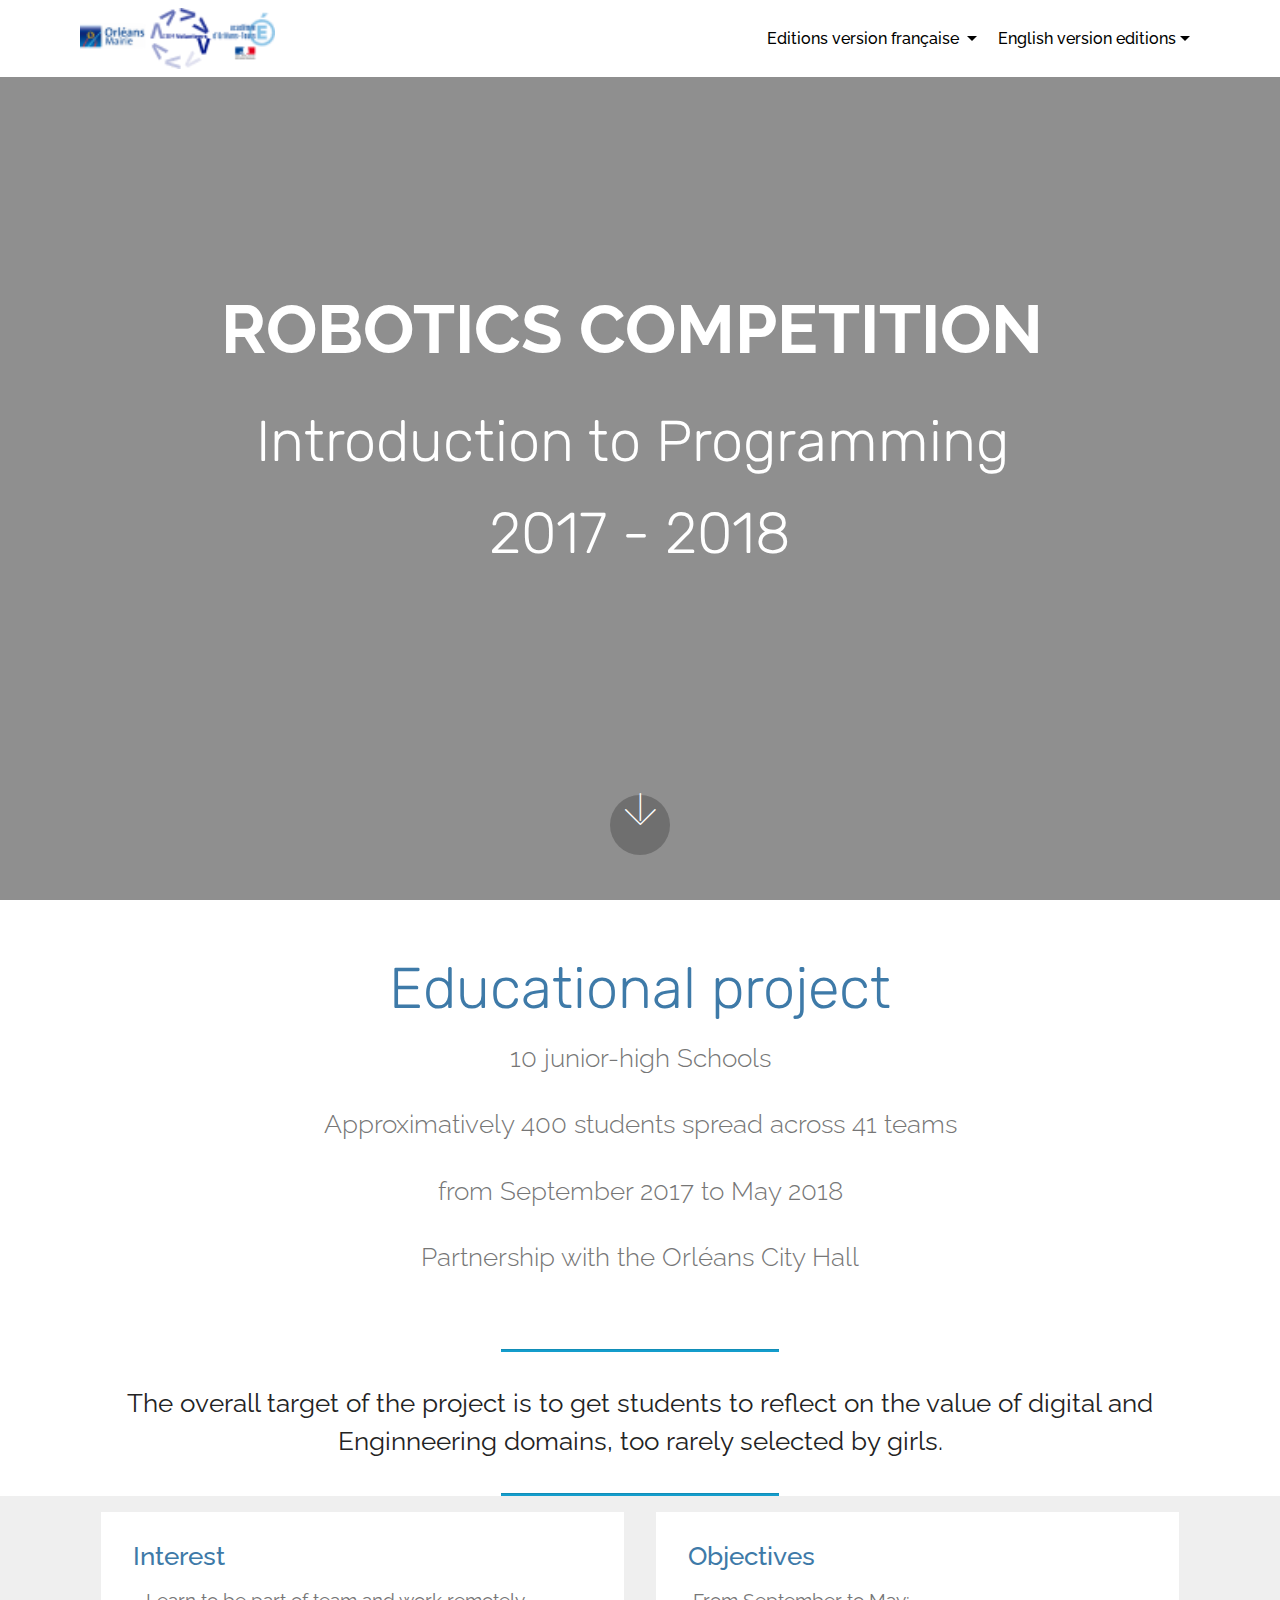
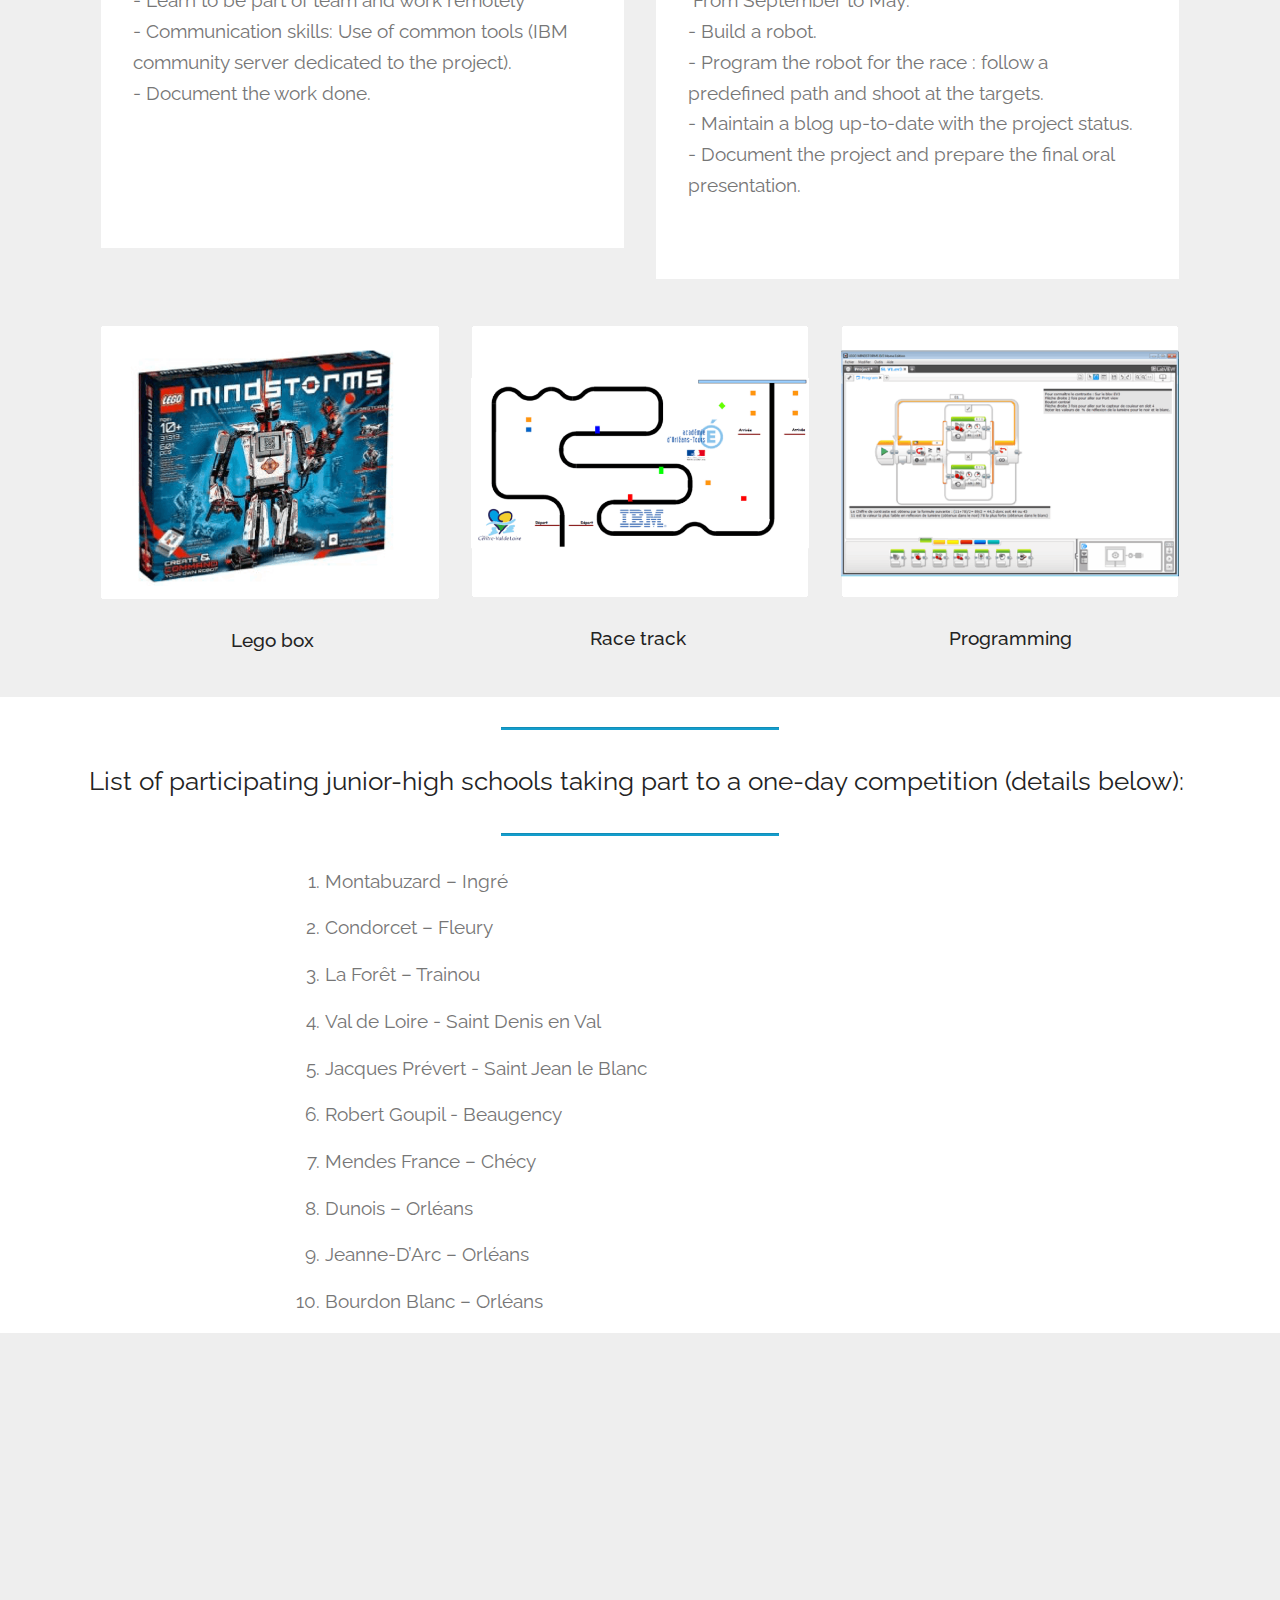
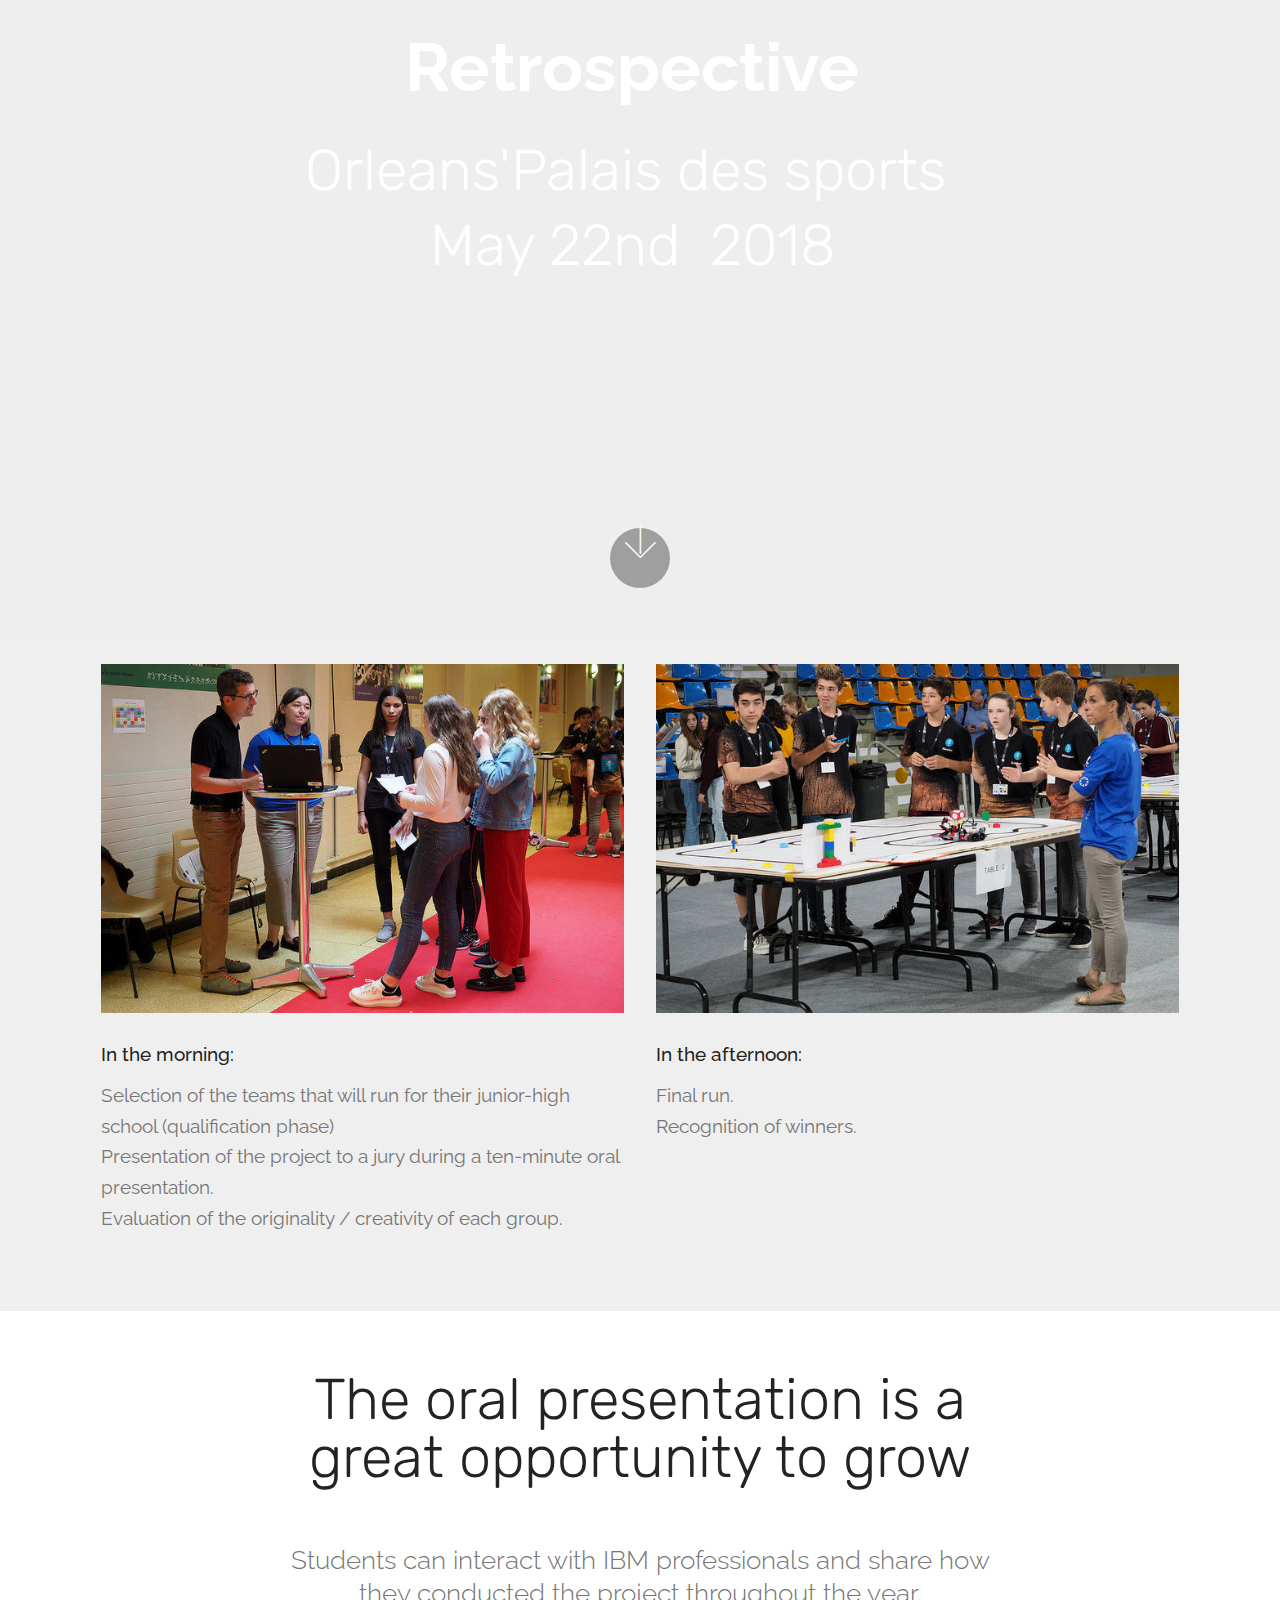
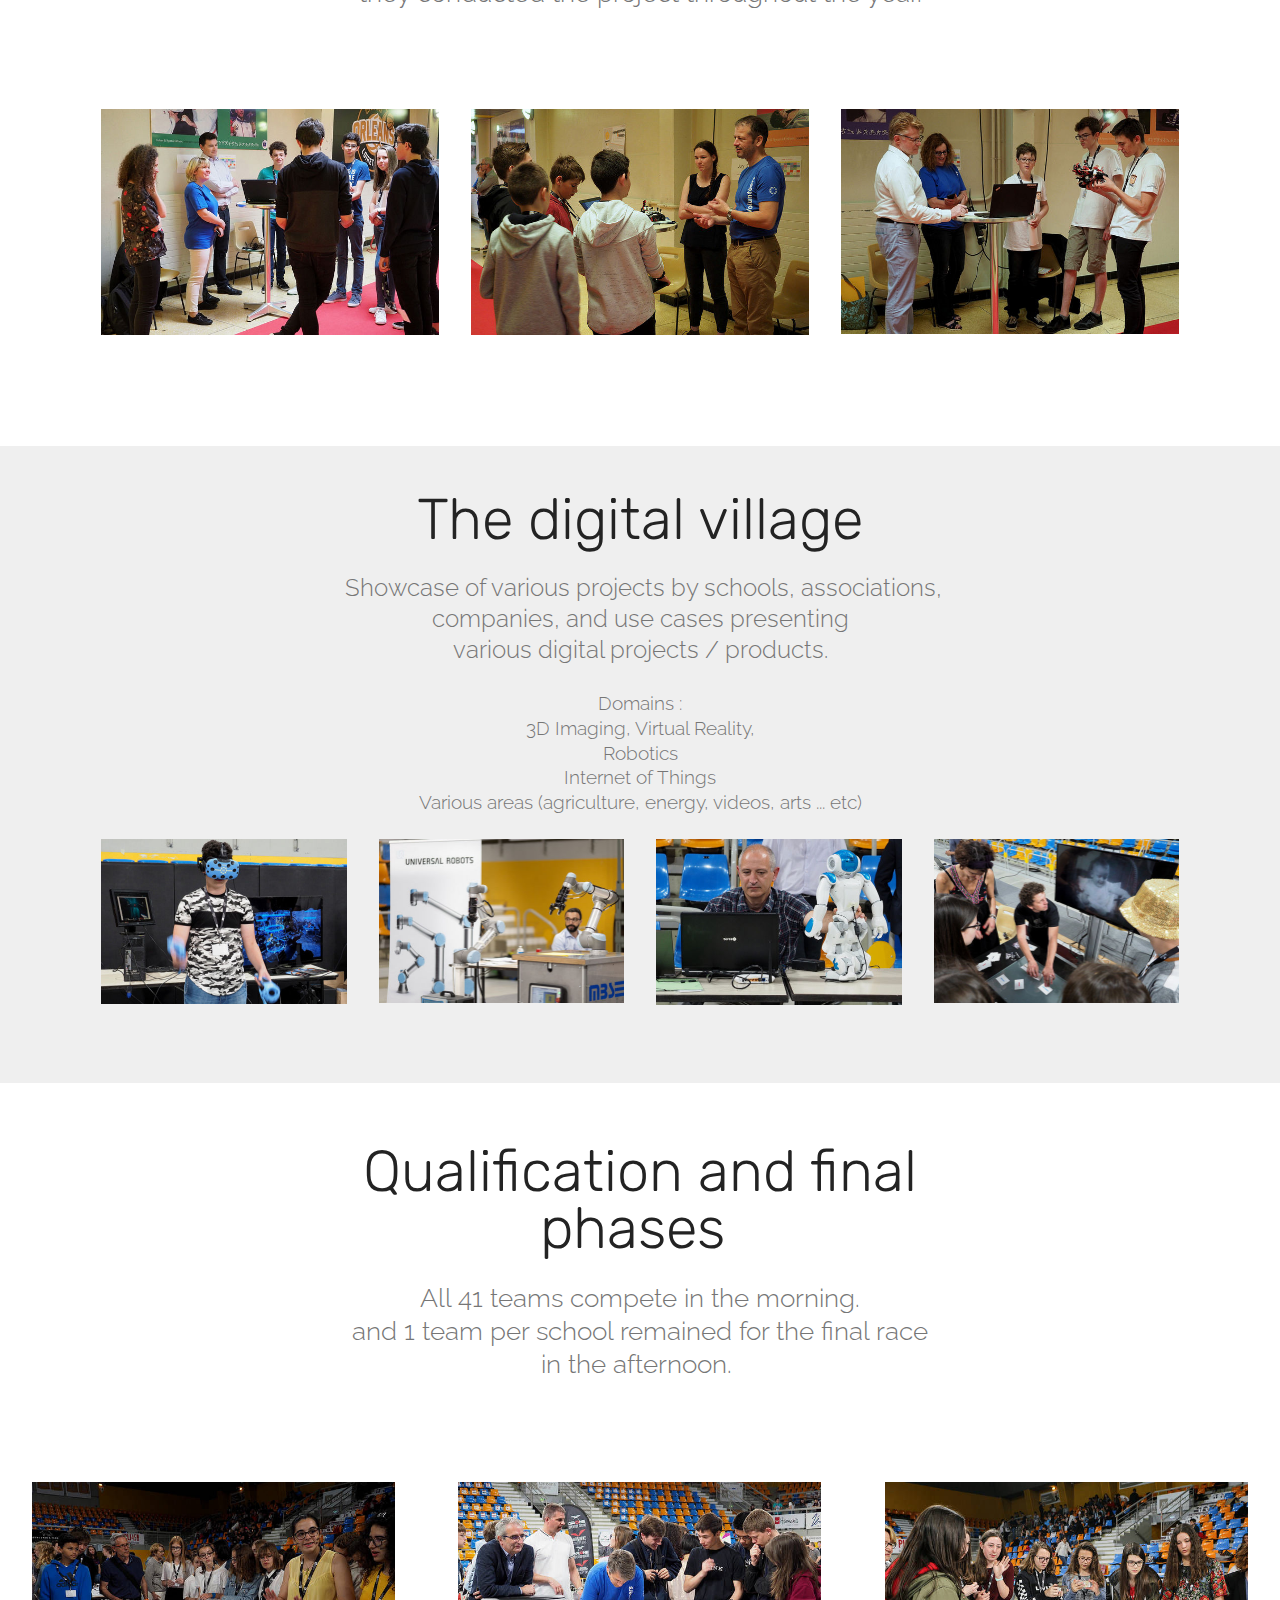
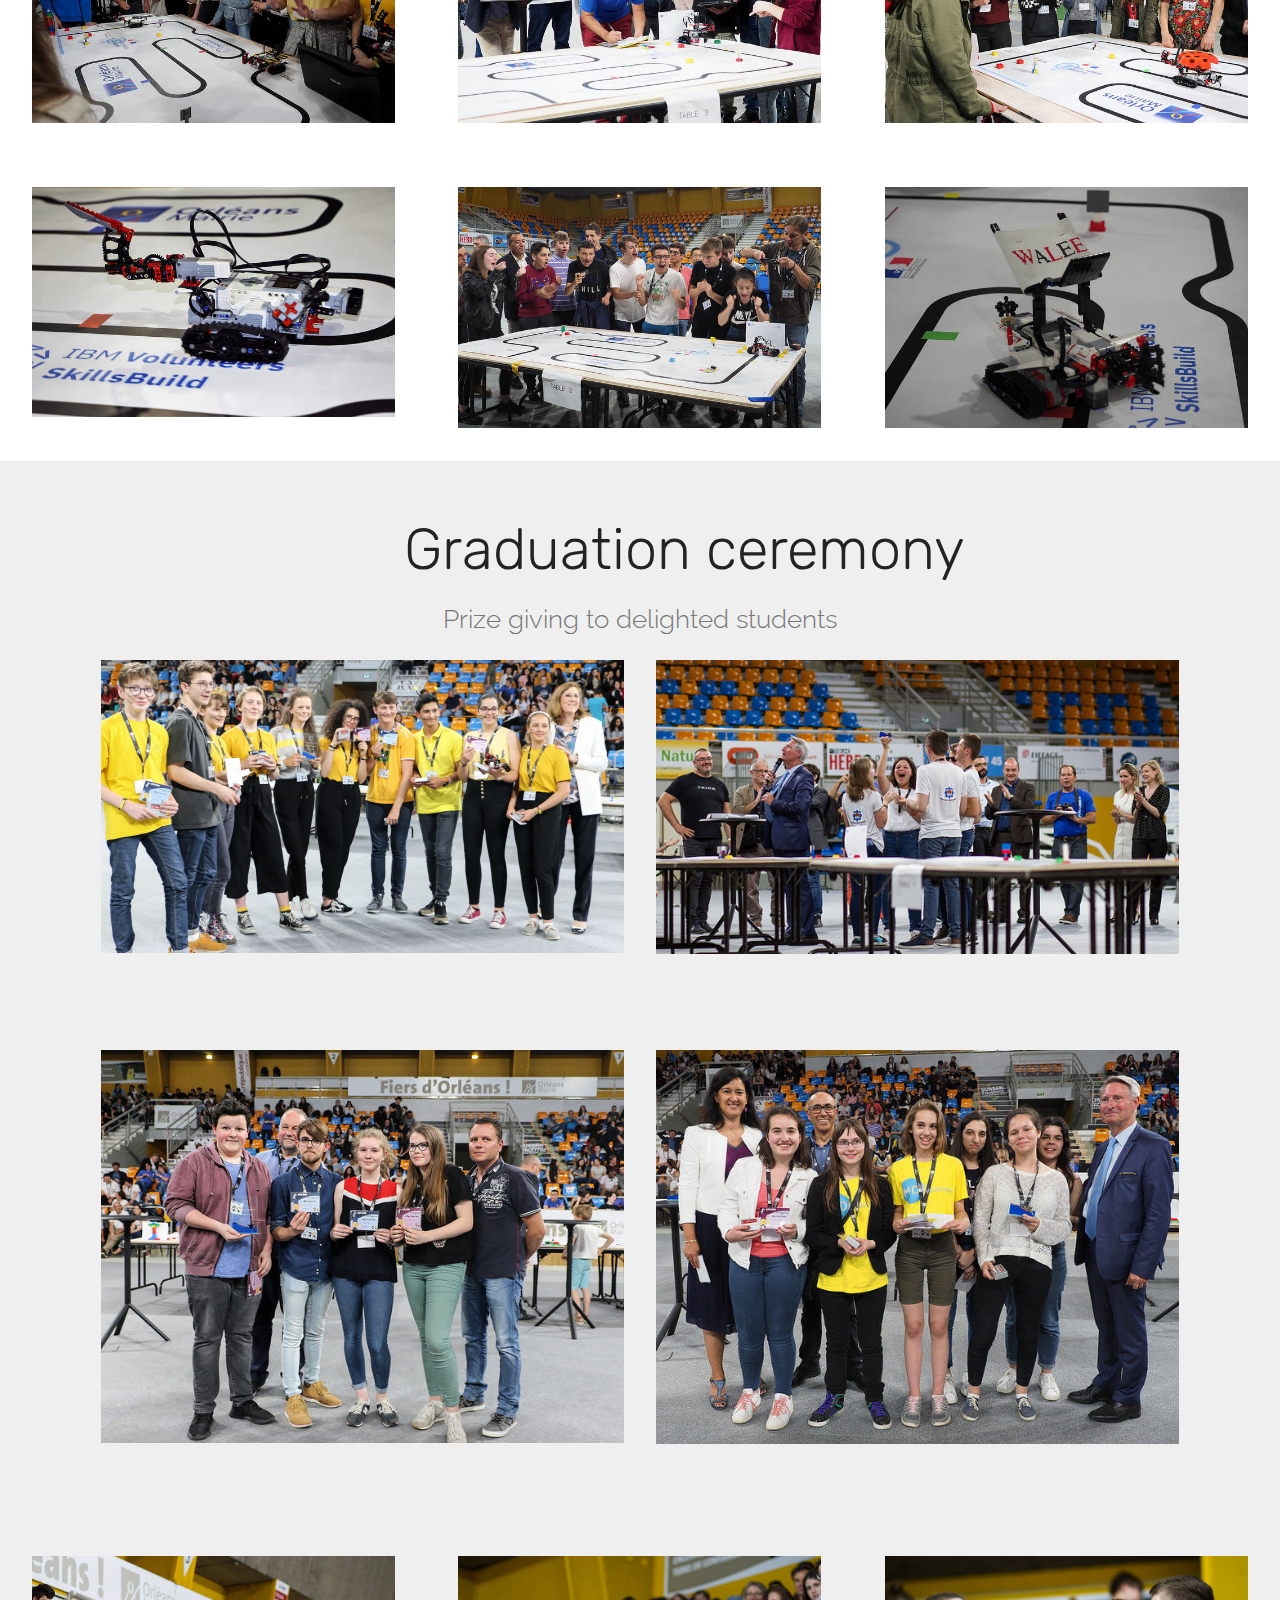
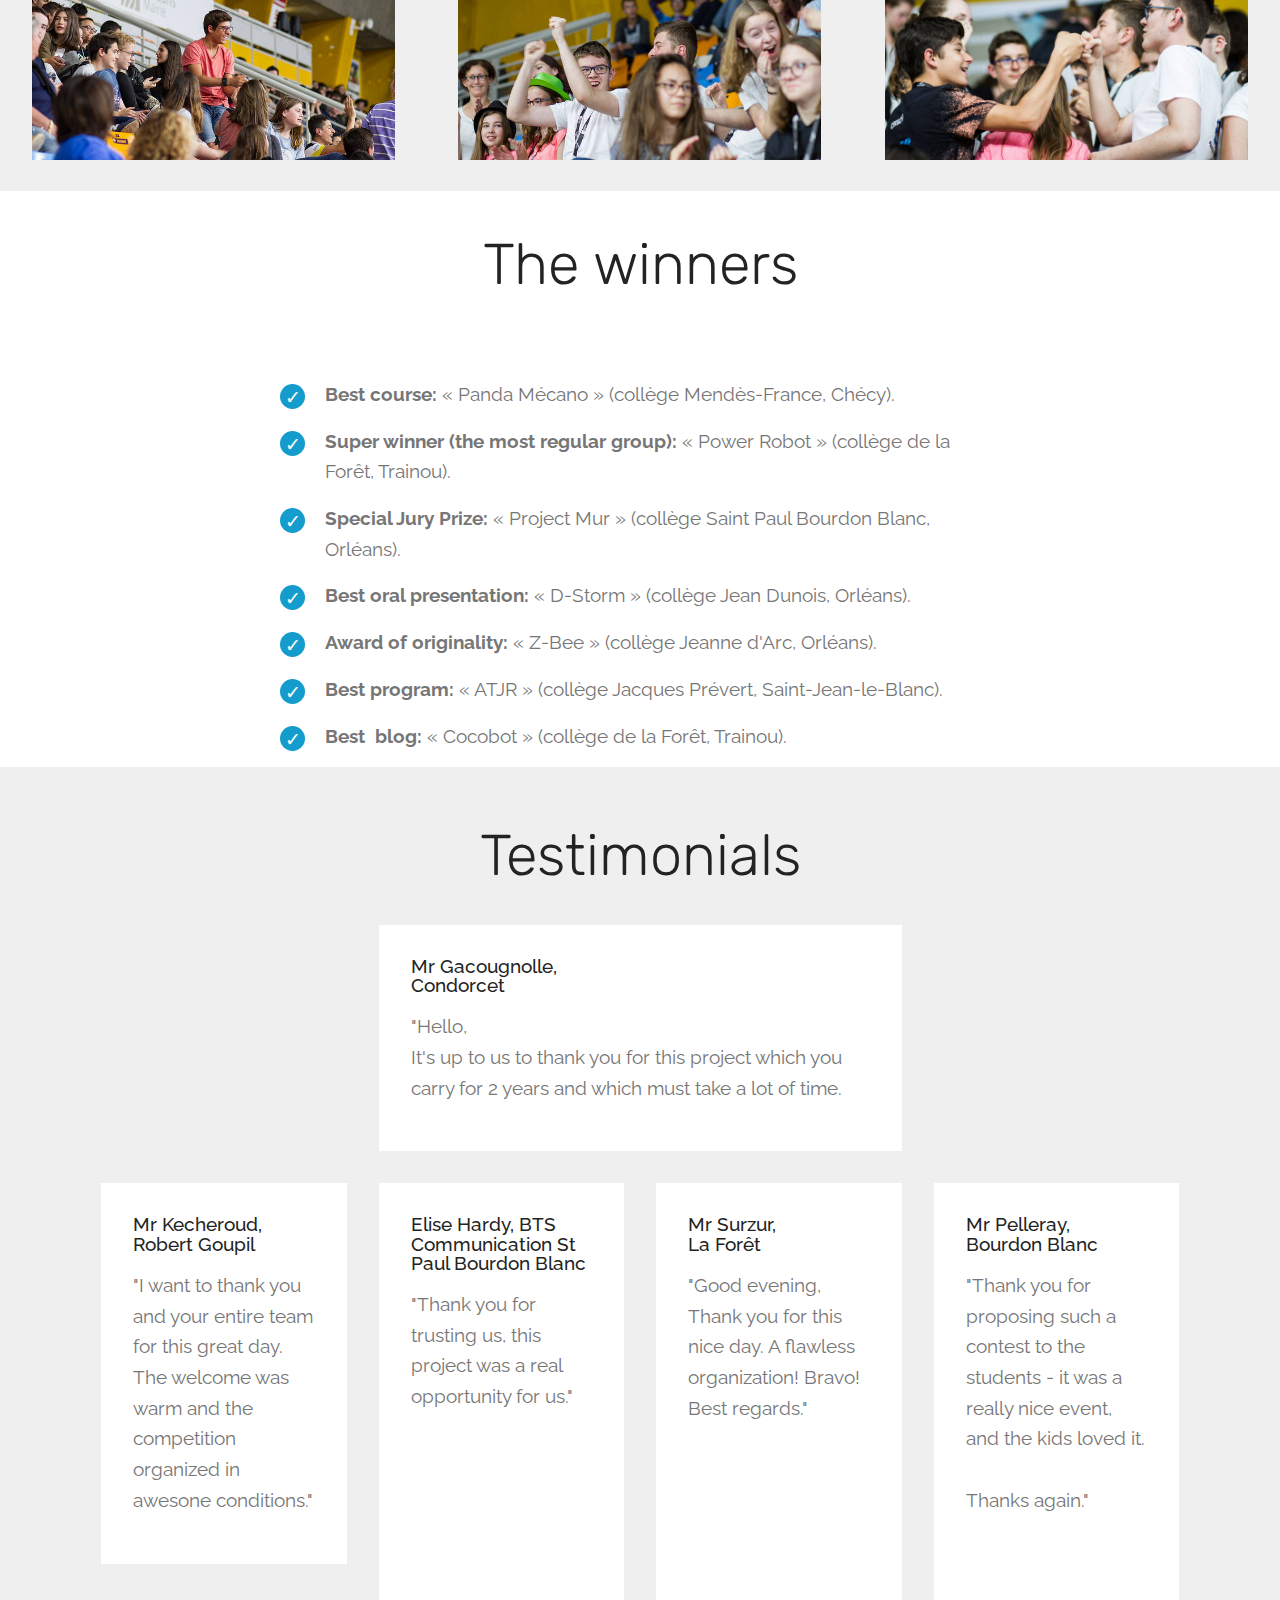
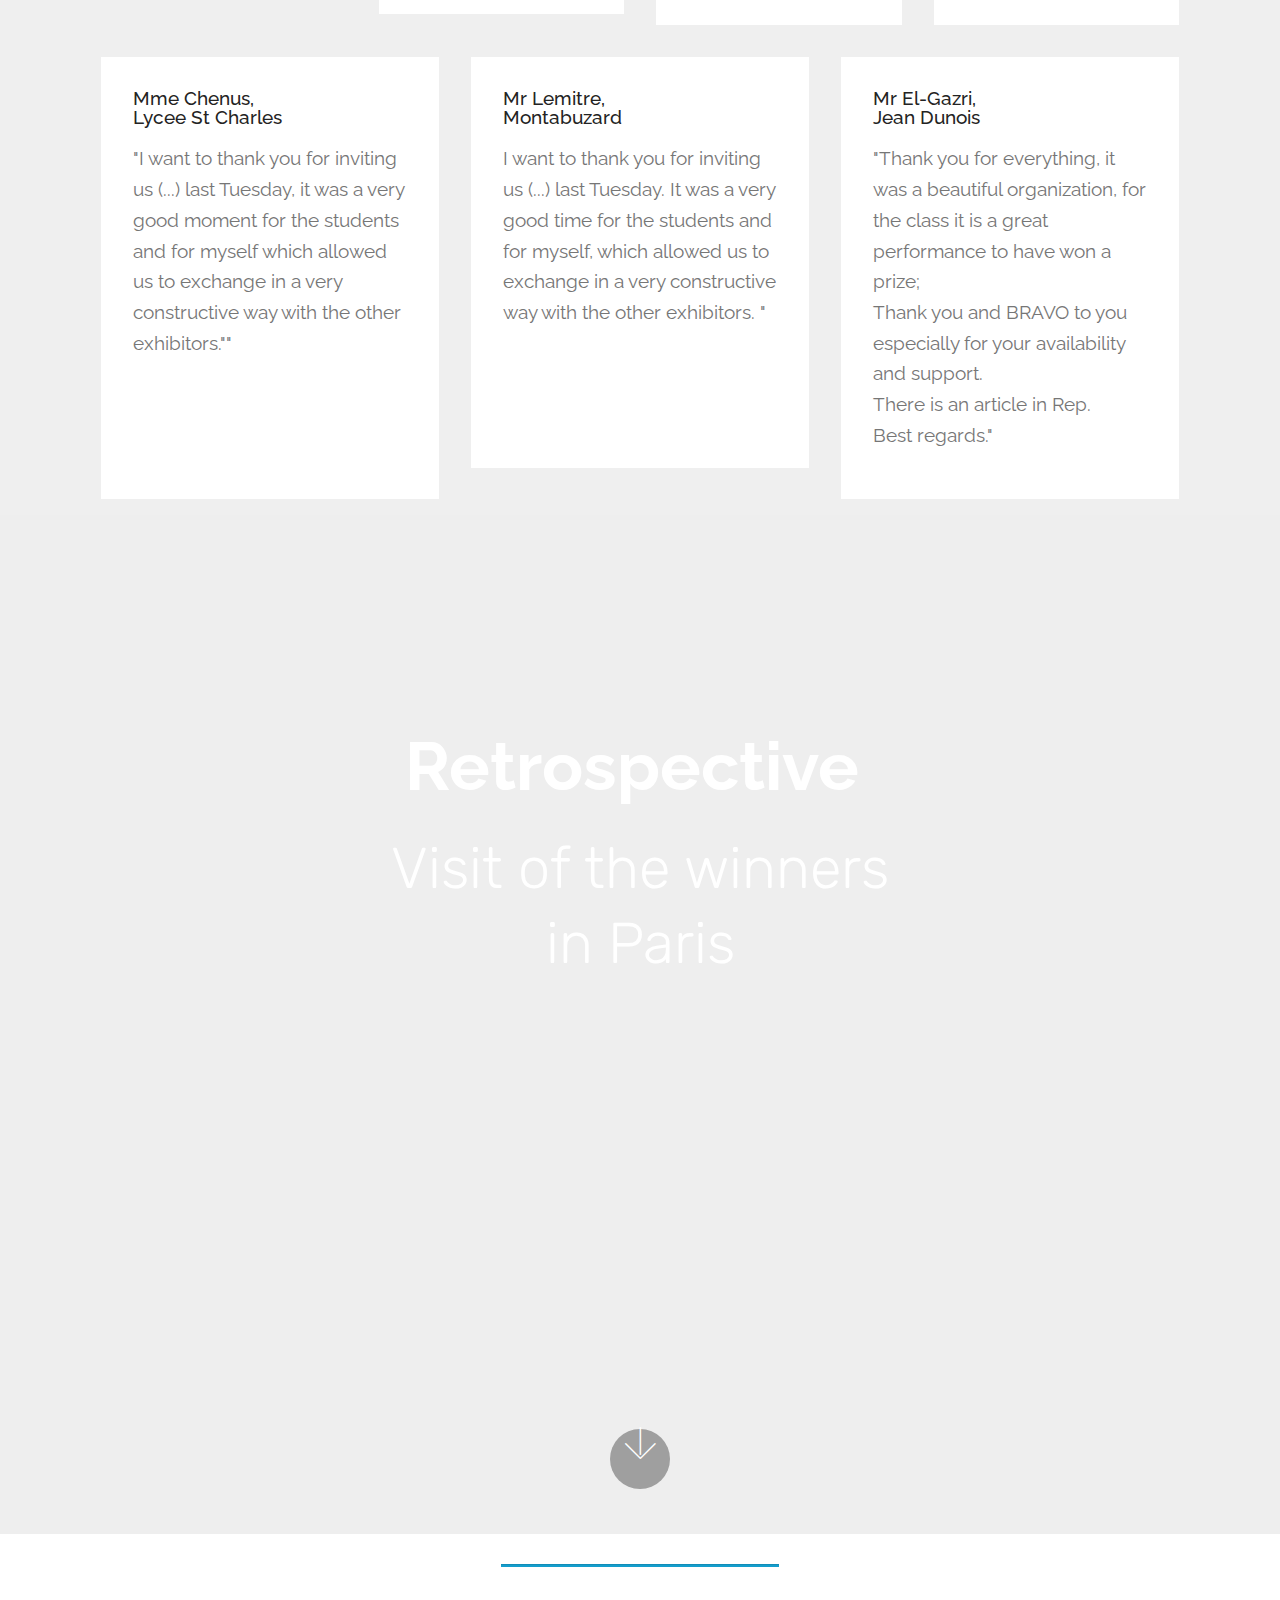
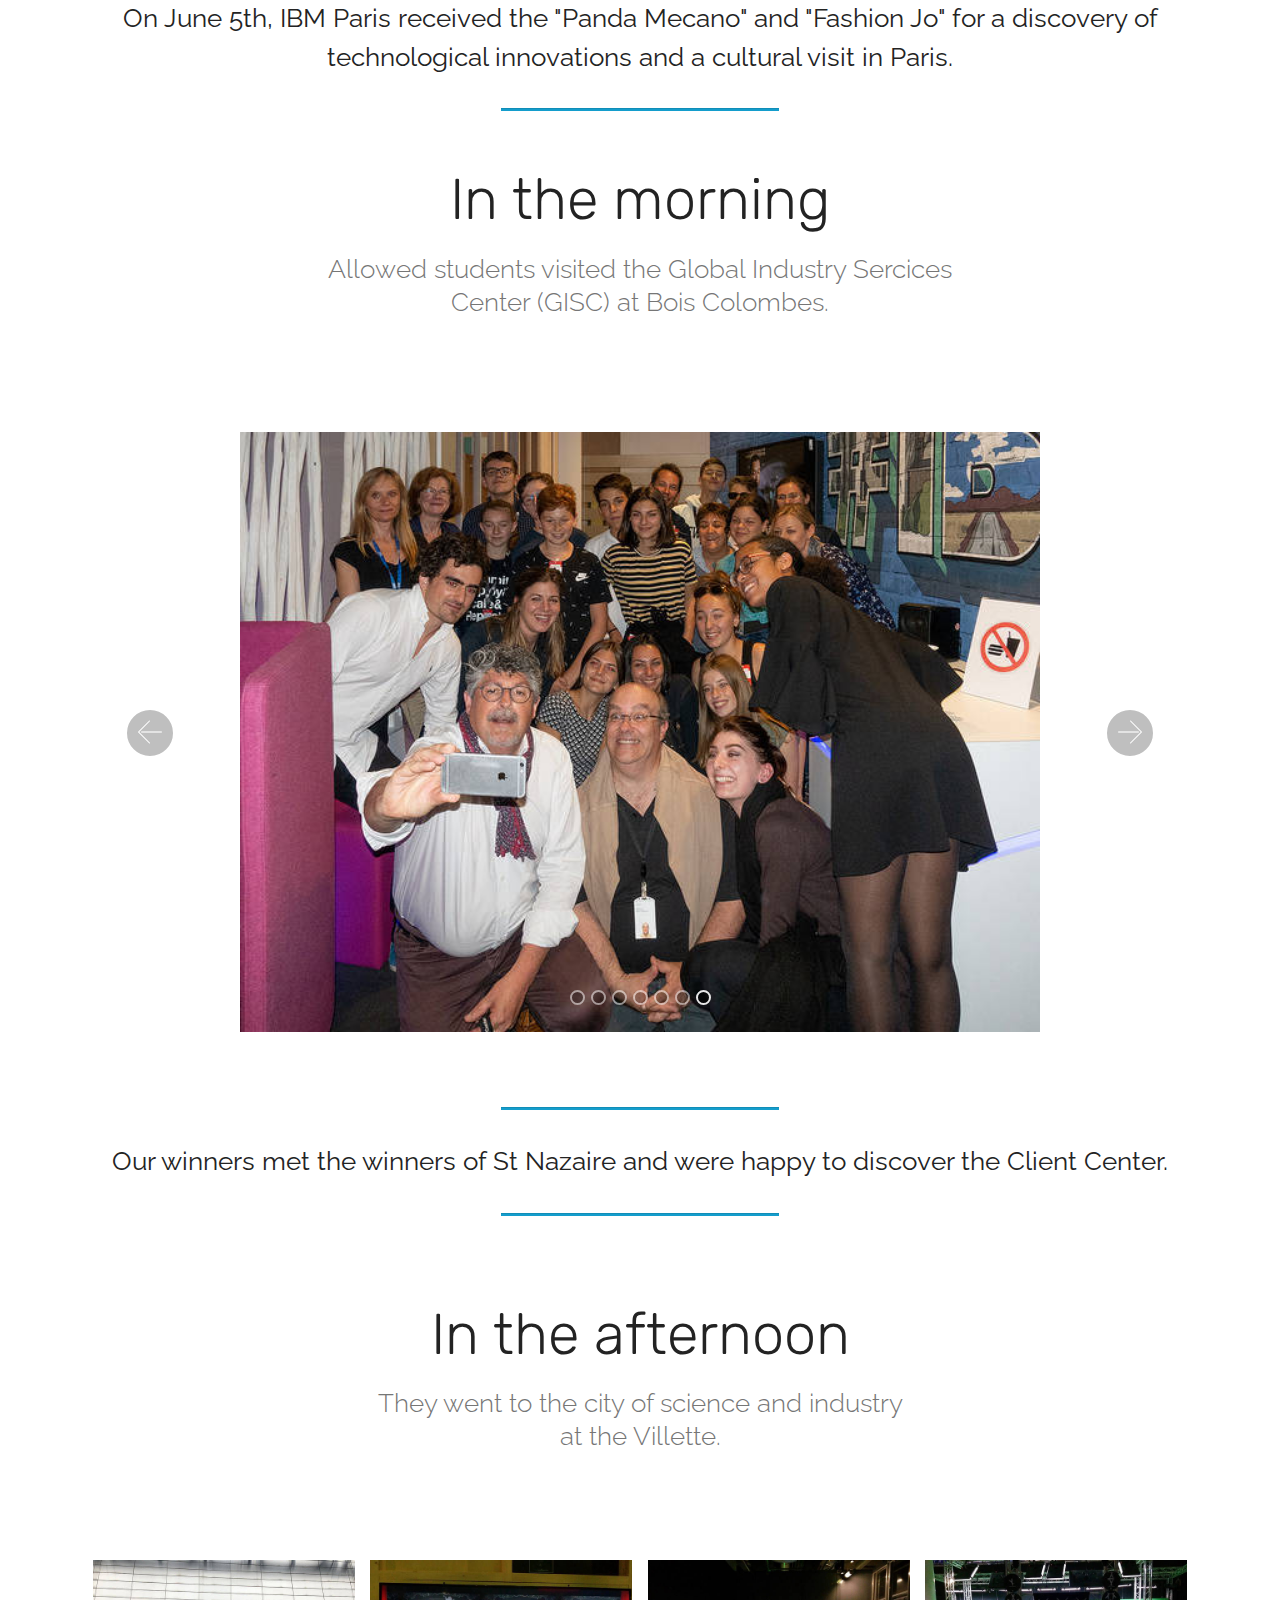
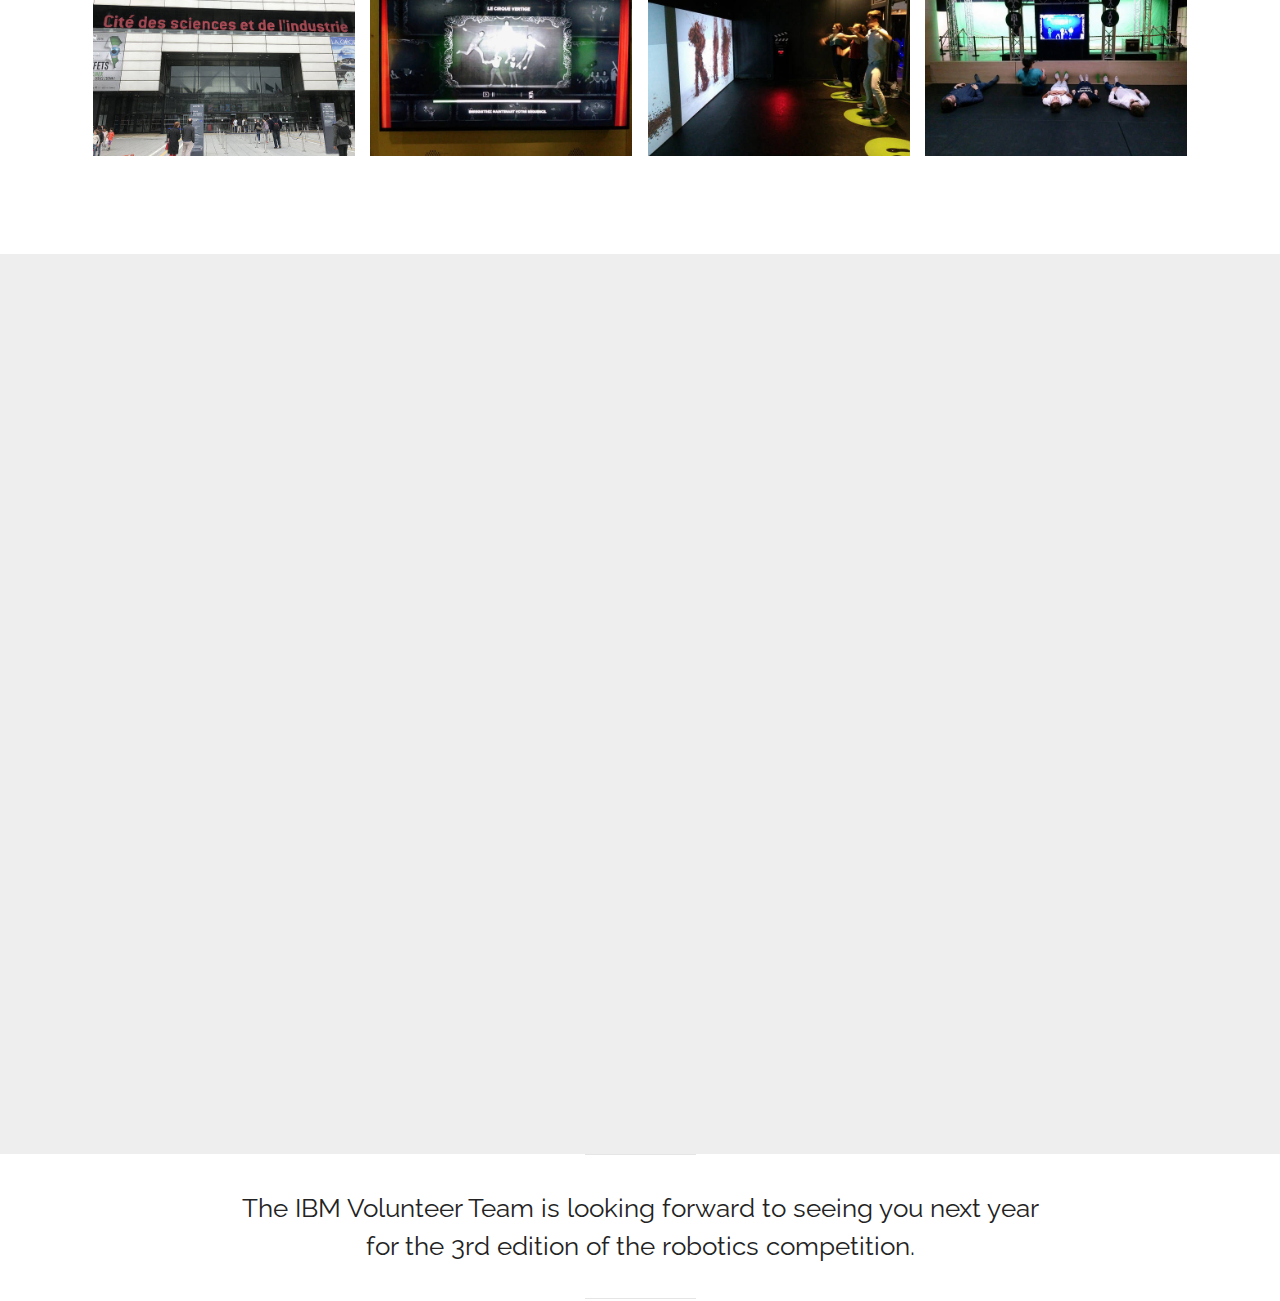
<file: page4.html>
<!DOCTYPE html>
<html >
<head>
  <!-- Site made with Mobirise Website Builder v4.8.10, https://mobirise.com -->
  <meta charset="UTF-8">
  <meta http-equiv="X-UA-Compatible" content="IE=edge">
  <meta name="generator" content="Mobirise v4.8.10, mobirise.com">
  <meta name="viewport" content="width=device-width, initial-scale=1, minimum-scale=1">
  <link rel="shortcut icon" href="assets/images/3-logos-bis-122x38.png" type="image/x-icon">
  <meta name="description" content="">
  <title>2nd Edition 2017-2018 English</title>
  <link rel="stylesheet" href="assets/web/assets/mobirise-icons/mobirise-icons.css">
  <link rel="stylesheet" href="assets/tether/tether.min.css">
  <link rel="stylesheet" href="assets/bootstrap/css/bootstrap.min.css">
  <link rel="stylesheet" href="assets/bootstrap/css/bootstrap-grid.min.css">
  <link rel="stylesheet" href="assets/bootstrap/css/bootstrap-reboot.min.css">
  <link rel="stylesheet" href="assets/dropdown/css/style.css">
  <link rel="stylesheet" href="assets/theme/css/style.css">
  <link rel="stylesheet" href="assets/gallery/style.css">
  <link rel="stylesheet" href="assets/mobirise/css/mbr-additional.css" type="text/css">
  
  
  
</head>
<body>
  <section class="menu cid-rtgK9FtB5a" once="menu" id="menu2-88">

    

    <nav class="navbar navbar-expand beta-menu navbar-dropdown align-items-center navbar-fixed-top navbar-toggleable-sm">
        <button class="navbar-toggler navbar-toggler-right" type="button" data-toggle="collapse" data-target="#navbarSupportedContent" aria-controls="navbarSupportedContent" aria-expanded="false" aria-label="Toggle navigation">
            <div class="hamburger">
                <span></span>
                <span></span>
                <span></span>
                <span></span>
            </div>
        </button>
        <div class="menu-logo">
            <div class="navbar-brand">
                <span class="navbar-logo">
                    <a href="index.html">
                        <img src="assets/images/3-logos-bis-122x38.png" alt="Mobirise" title="" style="height: 3.8rem;">
                    </a>
                </span>
                
            </div>
        </div>
        <div class="collapse navbar-collapse" id="navbarSupportedContent">
            <ul class="navbar-nav nav-dropdown nav-right" data-app-modern-menu="true"><li class="nav-item dropdown"><a class="nav-link link text-black dropdown-toggle display-4" href="index.html" aria-expanded="false" data-toggle="dropdown-submenu">&nbsp;Editions version française&nbsp;</a><div class="dropdown-menu"><a class="text-black dropdown-item display-4" href="index.html" aria-expanded="false">4ème Edition 2019-2020</a><a class="text-black dropdown-item display-4" href="1.html" aria-expanded="false">3ème Edition 2018-2019</a><a class="text-black dropdown-item display-4" href="page3.html" aria-expanded="false">2ème Edition 2017-2018</a><a class="text-black dropdown-item display-4" href="page5.html" aria-expanded="false">1ère Edition 2016-2017</a></div></li><li class="nav-item dropdown open"><a class="nav-link link text-black dropdown-toggle display-4" href="page5.html" aria-expanded="true" data-toggle="dropdown-submenu">English version editions</a><div class="dropdown-menu"><a class="text-black dropdown-item display-4" href="page2.html" aria-expanded="false">3rd Edition 2018-2019</a><a class="text-black dropdown-item display-4" href="page4.html" aria-expanded="false">2nd Edition 2017-2018</a><a class="text-black dropdown-item display-4" href="page6.html" aria-expanded="false">1st Edition 2016-2017</a></div></li></ul>
            
        </div>
    </nav>
</section>

<section class="engine"><a href="https://mobirise.info/b">create a site for free</a></section><section class="header6 cid-r21SpRIyfE mbr-fullscreen" data-bg-video="https://www.youtube.com/watch?v=k7I0xZsAYDE&amp;feature=youtu.be" id="header6-3e">

    

    <div class="mbr-overlay" style="opacity: 0.4; background-color: rgb(0, 0, 0);">
    </div>

    <div class="container">
        <div class="row justify-content-md-center">
            <div class="mbr-white col-md-10">
                <h1 class="mbr-section-title align-center mbr-bold pb-3 mbr-fonts-style display-1">ROBOTICS COMPETITION&nbsp;</h1>
                <p class="mbr-text align-center pb-3 mbr-fonts-style display-2">
                    Introduction to Programming&nbsp;<br>2017 - 2018</p>
                
            </div>
        </div>
    </div>

    <div class="mbr-arrow hidden-sm-down" aria-hidden="true">
        <a href="#next">
            <i class="mbri-down mbr-iconfont"></i>
        </a>
    </div>
</section>

<section class="mbr-section content4 cid-r21SwYe1Ji" id="content4-3g">

    

    <div class="container">
        <div class="media-container-row">
            <div class="title col-12 col-md-8">
                <h2 class="align-center pb-3 mbr-fonts-style display-2">Educational project</h2>
                <h3 class="mbr-section-subtitle align-center mbr-light mbr-fonts-style display-5">10 junior-high Schools<div>&nbsp;</div><div>Approximatively 400 students spread across 41 teams</div><div><br></div><div>from September 2017 to May 2018</div><div><br></div><div>Partnership with the Orléans City Hall<br><br><div><br></div></div></h3>
                
            </div>
        </div>
    </div>
</section>

<section class="mbr-section article content9 cid-r21SxArQSc" id="content9-3h">
    
     

    <div class="container">
        <div class="inner-container" style="width: 100%;">
            <hr class="line" style="width: 25%;">
            <div class="section-text align-center mbr-fonts-style display-5">The overall target of the project is to get students to reflect on the value of digital and Enginneering domains, too rarely selected by girls.</div>
            <hr class="line" style="width: 25%;">
        </div>
        </div>
</section>

<section class="features4 cid-r21SzrG8eS" id="features4-3i">
    
         

    
    <div class="container">
        <div class="media-container-row">
            <div class="card p-3 col-12 col-md-6">
                <div class="card-wrapper media-container-row media-container-row">
                    <div class="card-box">
                        <h4 class="card-title pb-3 mbr-fonts-style display-5">Interest&nbsp;</h4>
                        <p class="mbr-text mbr-fonts-style display-7">- Learn to be part of team and work remotely&nbsp;<br>- Communication skills: Use of common tools (IBM community server dedicated to the project).&nbsp;<br>- Document the work done.<br><br><br><br></p>
                    </div>
                </div>
            </div>

            <div class="card p-3 col-12 col-md-6 col-12 col-md-6">
                <div class="card-wrapper media-container-row">
                    <div class="card-box">
                        <h4 class="card-title pb-3 mbr-fonts-style display-5">Objectives&nbsp;</h4>
                        <p class="mbr-text mbr-fonts-style display-7">&nbsp;From September to May:<br>- Build a robot.<br>- Program the robot for the race : follow a predefined path and shoot at the targets.<br>- Maintain a blog up-to-date with the project status.&nbsp;<br>- Document the project and prepare the final oral presentation.&nbsp;<br><br></p>
                    </div>
                </div>
            </div>

            

            
        </div>
    </div>
</section>

<section class="features2 cid-r2bEfk0GvD" id="features2-4a">

    

    
    
    <div class="container">
        <div class="media-container-row">
            <div class="card p-3 col-12 col-md-6 col-lg-4">
                <div class="card-wrapper">
                    <div class="card-img">
                        <img src="assets/images/lego2-634x512.png" alt="Mobirise" title="">
                    </div>
                    <div class="card-box">
                        <h4 class="card-title pb-3 mbr-fonts-style display-7">&nbsp;Lego box</h4>
                        
                    </div>
                </div>
            </div>

            <div class="card p-3 col-12 col-md-6 col-lg-4">
                <div class="card-wrapper">
                    <div class="card-img">
                        <img src="assets/images/parcours2-638x512.png" alt="Mobirise" title="">
                    </div>
                    <div class="card-box ">
                        <h4 class="card-title pb-3 mbr-fonts-style display-7">Race track&nbsp;</h4>
                        
                    </div>
                </div>
            </div>

            <div class="card p-3 col-12 col-md-6 col-lg-4">
                <div class="card-wrapper">
                    <div class="card-img">
                        <img src="assets/images/programmation2-638x512.png" alt="Mobirise" title="">
                    </div>
                    <div class="card-box">
                        <h4 class="card-title pb-3 mbr-fonts-style display-7">Programming</h4>
                        
                    </div>
                </div>
            </div>

            
        </div>
    </div>
</section>

<section class="mbr-section article content9 cid-r21SI2uU54" id="content9-3j">
    
     

    <div class="container">
        <div class="inner-container" style="width: 100%;">
            <hr class="line" style="width: 25%;">
            <div class="section-text align-center mbr-fonts-style display-5">List of participating junior-high schools taking part to a one-day competition (details below):&nbsp;</div>
            <hr class="line" style="width: 25%;">
        </div>
        </div>
</section>

<section class="mbr-section article content11 cid-r21Si2Q3gm" id="content11-2l">
     

    <div class="container">
        <div class="media-container-row">
            <div class="mbr-text counter-container col-12 col-md-8 mbr-fonts-style display-7">
                <ol>
                    <li>Montabuzard – Ingré &nbsp; &nbsp; &nbsp; &nbsp; &nbsp; &nbsp; &nbsp; &nbsp; &nbsp; &nbsp; &nbsp; &nbsp; &nbsp;</li><li>Condorcet – Fleury &nbsp; &nbsp; &nbsp; &nbsp; &nbsp; &nbsp; &nbsp; &nbsp; &nbsp; &nbsp; &nbsp; &nbsp; &nbsp; &nbsp; </li><li>La Forêt – Trainou</li><li>Val de Loire - Saint Denis en Val</li><li>Jacques Prévert - Saint Jean le Blanc</li><li>Robert Goupil - Beaugency</li><li>Mendes France – Chécy</li><li>Dunois – Orléans</li><li>Jeanne-D’Arc – Orléans</li><li>Bourdon Blanc – Orléans</li>
                </ol>
            </div>
        </div>
    </div>
</section>

<section class="cid-r21SL66z34 mbr-fullscreen mbr-parallax-background" id="header2-3k">

    

    

    <div class="container align-center">
        <div class="row justify-content-md-center">
            <div class="mbr-white col-md-10">
                <h1 class="mbr-section-title mbr-bold pb-3 mbr-fonts-style display-1">Retrospective&nbsp;</h1>
                <h3 class="mbr-section-subtitle align-center mbr-light pb-3 mbr-fonts-style display-2">Orleans'Palais des sports &nbsp;<br>May 22nd &nbsp;2018&nbsp;</h3>
                <p class="mbr-text pb-3 mbr-fonts-style display-5"></p>
                
            </div>
        </div>
    </div>
    <div class="mbr-arrow hidden-sm-down" aria-hidden="true">
        <a href="#next">
            <i class="mbri-down mbr-iconfont"></i>
        </a>
    </div>
</section>

<section class="features2 cid-r21SMP3ZWm" id="features2-3l">

    

    
    
    <div class="container">
        <div class="media-container-row">
            <div class="card p-3 col-12 col-md-6">
                <div class="card-wrapper">
                    <div class="card-img">
                        <img src="assets/images/42283360952-a42a943040-z-640x427.jpg" alt="Mobirise" title="">
                    </div>
                    <div class="card-box">
                        <h4 class="card-title pb-3 mbr-fonts-style display-7">In the morning:</h4>
                        <p class="mbr-text mbr-fonts-style display-7">Selection of the teams that will run for their junior-high school (qualification phase)<br>Presentation of the project to a jury during a ten-minute oral presentation.<br>Evaluation of the originality / creativity of each group.<br><br></p>
                    </div>
                </div>
            </div>

            <div class="card p-3 col-12 col-md-6">
                <div class="card-wrapper">
                    <div class="card-img">
                        <img src="assets/images/27461397487-94a98773ee-z-1-640x427.jpg" alt="Mobirise" title="">
                    </div>
                    <div class="card-box ">
                        <h4 class="card-title pb-3 mbr-fonts-style display-7">In the afternoon:&nbsp;</h4>
                        <p class="mbr-text mbr-fonts-style display-7">Final run.<br>Recognition of winners.<br><br></p>
                    </div>
                </div>
            </div>

            

            
        </div>
    </div>
</section>

<section class="mbr-section content4 cid-r21SP3bmWd" id="content4-3m">

    

    <div class="container">
        <div class="media-container-row">
            <div class="title col-12 col-md-8">
                <h2 class="align-center pb-3 mbr-fonts-style display-2">The oral presentation is a great opportunity to grow</h2>
                <h3 class="mbr-section-subtitle align-center mbr-light mbr-fonts-style display-5"><br>Students can interact with IBM professionals and share how they conducted the project throughout the year.</h3>
                
            </div>
        </div>
    </div>
</section>

<section class="features2 cid-r21Si5Kx1P" id="features2-2p">

    

    
    
    <div class="container">
        <div class="media-container-row">
            <div class="card p-3 col-12 col-md-6 col-lg-4">
                <div class="card-wrapper">
                    <div class="card-img">
                        <img src="assets/images/28457806798-819ef34ff6-z-640x427.jpg" alt="Mobirise" title="">
                    </div>
                    <div class="card-box">
                        <h4 class="card-title pb-3 mbr-fonts-style display-7"></h4>
                        <p class="mbr-text mbr-fonts-style display-7"></p>
                    </div>
                </div>
            </div>

            <div class="card p-3 col-12 col-md-6 col-lg-4">
                <div class="card-wrapper">
                    <div class="card-img">
                        <img src="assets/images/42283356392-e90d73d672-z-640x427.jpg" alt="Mobirise" title="">
                    </div>
                    <div class="card-box ">
                        <h4 class="card-title pb-3 mbr-fonts-style display-7"></h4>
                        <p class="mbr-text mbr-fonts-style display-7">&nbsp;</p>
                    </div>
                </div>
            </div>

            <div class="card p-3 col-12 col-md-6 col-lg-4">
                <div class="card-wrapper">
                    <div class="card-img">
                        <img src="assets/images/42283371122-e06d6f5944-z-640x426.jpg" alt="Mobirise" title="">
                    </div>
                    <div class="card-box">
                        <h4 class="card-title pb-3 mbr-fonts-style display-7"></h4>
                        <p class="mbr-text mbr-fonts-style display-7"></p>
                    </div>
                </div>
            </div>

            
        </div>
    </div>
</section>

<section class="mbr-section content4 cid-r21SYVPy3V" id="content4-3n">

    

    <div class="container">
        <div class="media-container-row">
            <div class="title col-12 col-md-8">
                <h2 class="align-center pb-3 mbr-fonts-style display-2">The digital village</h2>
                <h3 class="mbr-section-subtitle align-center mbr-light mbr-fonts-style display-7"><div><span style="font-size: 1.5rem;">&nbsp;Showcase of various projects by schools, associations, companies, and use cases presenting</span></div><div><span style="font-size: 1.5rem;">various digital projects / products.</span></div><div><div><br></div><div>Domains :</div><div>3D Imaging, Virtual Reality,</div><div>Robotics</div><div>Internet of Things</div><div>Various areas (agriculture, energy, videos, arts ... etc)</div></div></h3>
                
            </div>
        </div>
    </div>
</section>

<section class="features2 cid-r21Si7y3fF" id="features2-2r">

    

    
    
    <div class="container">
        <div class="media-container-row">
            <div class="card p-3 col-12 col-md-6 col-lg-3">
                <div class="card-wrapper">
                    <div class="card-img">
                        <img src="assets/images/bis-27461475367-d85aebd4db-z-492x330.jpg" alt="Mobirise" title="">
                    </div>
                    <div class="card-box">
                        
                        
                    </div>
                </div>
            </div>

            <div class="card p-3 col-12 col-md-6 col-lg-3">
                <div class="card-wrapper">
                    <div class="card-img">
                        <img src="assets/images/28458204678-46fb1311b6-z-492x328.jpg" alt="Mobirise" title="">
                    </div>
                    <div class="card-box ">
                        
                        
                    </div>
                </div>
            </div>

            <div class="card p-3 col-12 col-md-6 col-lg-3">
                <div class="card-wrapper">
                    <div class="card-img">
                        <img src="assets/images/bis42330651931-a9bf419f8b-z-492x331.jpg" alt="Mobirise" title="">
                    </div>
                    <div class="card-box">
                        
                        
                    </div>
                </div>
            </div>

            <div class="card p-3 col-12 col-md-6 col-lg-3">
                <div class="card-wrapper">
                    <div class="card-img">
                        <img src="assets/images/27461139177-bd3c6ccbac-z-492x328.jpg" alt="Mobirise" title="">
                    </div>
                    <div class="card-box">
                        
                        
                    </div>
                </div>
            </div>
        </div>
    </div>
</section>

<section class="mbr-section content4 cid-r21T27HEdW" id="content4-3o">

    

    <div class="container">
        <div class="media-container-row">
            <div class="title col-12 col-md-8">
                <h2 class="align-center pb-3 mbr-fonts-style display-2">Qualification and final phases&nbsp;</h2>
                <h3 class="mbr-section-subtitle align-center mbr-light mbr-fonts-style display-5">All 41 teams compete in the morning.<div>and 1 team per school remained for the final race</div><div>in the afternoon.<span style="font-size: 1.6rem;">&nbsp;</span></div></h3>
                
            </div>
        </div>
    </div>
</section>

<section class="mbr-gallery mbr-slider-carousel cid-r21Si985cY" id="gallery3-2t">

    

    <div>
        <div><!-- Filter --><!-- Gallery --><div class="mbr-gallery-row"><div class="mbr-gallery-layout-default"><div><div><div class="mbr-gallery-item mbr-gallery-item--p4" data-video-url="false" data-tags="Impressionnant"><div href="#lb-gallery3-2t" data-slide-to="0" data-toggle="modal"><img src="assets/images/27461435147-25ca351201-z-640x427-640x427.jpg" alt="" title=""><span class="icon-focus"></span></div></div><div class="mbr-gallery-item mbr-gallery-item--p4" data-video-url="false" data-tags="Animé"><div href="#lb-gallery3-2t" data-slide-to="1" data-toggle="modal"><img src="assets/images/42330431881-3c7658d5ef-z-640x427-640x427.jpg" alt="" title=""><span class="icon-focus"></span></div></div><div class="mbr-gallery-item mbr-gallery-item--p4" data-video-url="false" data-tags="Impressionnant"><div href="#lb-gallery3-2t" data-slide-to="2" data-toggle="modal"><img src="assets/images/27461800547-72cc73ce3f-z-640x427-640x427.jpg" alt="" title=""><span class="icon-focus"></span></div></div><div class="mbr-gallery-item mbr-gallery-item--p4" data-video-url="false" data-tags="Impressionnant"><div href="#lb-gallery3-2t" data-slide-to="3" data-toggle="modal"><img src="assets/images/27461786927-c8f516b029-z-640x407-640x407.jpg" alt="" title=""><span class="icon-focus"></span></div></div><div class="mbr-gallery-item mbr-gallery-item--p4" data-video-url="false" data-tags="Impressionnant"><div href="#lb-gallery3-2t" data-slide-to="4" data-toggle="modal"><img src="assets/images/41607717564-da93380206-z-640x427-640x427.jpg" alt="" title=""><span class="icon-focus"></span></div></div><div class="mbr-gallery-item mbr-gallery-item--p4" data-video-url="false" data-tags="Impressionnant"><div href="#lb-gallery3-2t" data-slide-to="5" data-toggle="modal"><img src="assets/images/41428917665-945b36cf60-z-640x426-640x426.jpg" alt="" title=""><span class="icon-focus"></span></div></div></div></div><div class="clearfix"></div></div></div><!-- Lightbox --><div data-app-prevent-settings="" class="mbr-slider modal fade carousel slide" tabindex="-1" data-keyboard="true" data-interval="false" id="lb-gallery3-2t"><div class="modal-dialog"><div class="modal-content"><div class="modal-body"><div class="carousel-inner"><div class="carousel-item"><img src="assets/images/27461435147-25ca351201-z-640x427.jpg" alt="" title=""></div><div class="carousel-item"><img src="assets/images/42330431881-3c7658d5ef-z-640x427.jpg" alt="" title=""></div><div class="carousel-item"><img src="assets/images/27461800547-72cc73ce3f-z-640x427.jpg" alt="" title=""></div><div class="carousel-item"><img src="assets/images/27461786927-c8f516b029-z-640x407.jpg" alt="" title=""></div><div class="carousel-item"><img src="assets/images/41607717564-da93380206-z-640x427.jpg" alt="" title=""></div><div class="carousel-item active"><img src="assets/images/41428917665-945b36cf60-z-640x426.jpg" alt="" title=""></div></div><a class="carousel-control carousel-control-prev" role="button" data-slide="prev" href="#lb-gallery3-2t"><span class="mbri-left mbr-iconfont" aria-hidden="true"></span><span class="sr-only">Previous</span></a><a class="carousel-control carousel-control-next" role="button" data-slide="next" href="#lb-gallery3-2t"><span class="mbri-right mbr-iconfont" aria-hidden="true"></span><span class="sr-only">Next</span></a><a class="close" href="#" role="button" data-dismiss="modal"><span class="sr-only">Close</span></a></div></div></div></div></div>
    </div>

</section>

<section class="mbr-section content4 cid-r21T5lXH0w" id="content4-3p">

    

    <div class="container">
        <div class="media-container-row">
            <div class="title col-12 col-md-8">
                <h2 class="align-center pb-3 mbr-fonts-style display-2">Graduation ceremony&nbsp;&nbsp;</h2>
                <h3 class="mbr-section-subtitle align-center mbr-light mbr-fonts-style display-5">Prize giving to delighted students</h3>
                
            </div>
        </div>
    </div>
</section>

<section class="features2 cid-r21SiaDhOQ" id="features2-2v">

    

    
    
    <div class="container">
        <div class="media-container-row">
            <div class="card p-3 col-12 col-md-6">
                <div class="card-wrapper">
                    <div class="card-img">
                        <img src="assets/images/41429473575-7306797a4f-kter-1046x586.jpg" alt="Mobirise" title="">
                    </div>
                    <div class="card-box">
                        <h4 class="card-title pb-3 mbr-fonts-style display-7"></h4>
                        <p class="mbr-text mbr-fonts-style display-7"></p>
                    </div>
                </div>
            </div>

            <div class="card p-3 col-12 col-md-6">
                <div class="card-wrapper">
                    <div class="card-img">
                        <img src="assets/images/41613811994-edb2195859-z-640x360.jpg" alt="Mobirise" title="">
                    </div>
                    <div class="card-box ">
                        <h4 class="card-title pb-3 mbr-fonts-style display-7"></h4>
                        <p class="mbr-text mbr-fonts-style display-7"></p>
                    </div>
                </div>
            </div>

            

            
        </div>
    </div>
</section>

<section class="features2 cid-r21Sibx7UH" id="features2-2w">

    

    
    
    <div class="container">
        <div class="media-container-row">
            <div class="card p-3 col-12 col-md-6">
                <div class="card-wrapper">
                    <div class="card-img">
                        <img src="assets/images/42330796041-e3d00d5e82-z-640x480.jpg" alt="Mobirise" title="">
                    </div>
                    <div class="card-box">
                        <h4 class="card-title pb-3 mbr-fonts-style display-7"></h4>
                        <p class="mbr-text mbr-fonts-style display-7"></p>
                    </div>
                </div>
            </div>

            <div class="card p-3 col-12 col-md-6">
                <div class="card-wrapper">
                    <div class="card-img">
                        <img src="assets/images/41428594635-17c910be25-z-640x481.jpg" alt="Mobirise" title="">
                    </div>
                    <div class="card-box ">
                        <h4 class="card-title pb-3 mbr-fonts-style display-7"></h4>
                        <p class="mbr-text mbr-fonts-style display-7"></p>
                    </div>
                </div>
            </div>

            

            
        </div>
    </div>
</section>

<section class="mbr-gallery mbr-slider-carousel cid-r21SicRSym" id="gallery3-2x">

    

    <div>
        <div><!-- Filter --><!-- Gallery --><div class="mbr-gallery-row"><div class="mbr-gallery-layout-default"><div><div><div class="mbr-gallery-item mbr-gallery-item--p4" data-video-url="false" data-tags="Impressionnant"><div href="#lb-gallery3-2x" data-slide-to="0" data-toggle="modal"><img src="assets/images/41434684975-17cdc4bd79-z-1-640x360-640x360.jpg" alt="" title=""><span class="icon-focus"></span></div></div><div class="mbr-gallery-item mbr-gallery-item--p4" data-video-url="false" data-tags="Impressionnant"><div href="#lb-gallery3-2x" data-slide-to="1" data-toggle="modal"><img src="assets/images/41613920794-4a132e347e-z-640x360-640x360.jpg" alt="" title=""><span class="icon-focus"></span></div></div><div class="mbr-gallery-item mbr-gallery-item--p4" data-video-url="false" data-tags="Impressionnant"><div href="#lb-gallery3-2x" data-slide-to="2" data-toggle="modal"><img src="assets/images/42288663452-ce9a3cda33-o-2000x1125-800x450.jpg" alt="" title=""><span class="icon-focus"></span></div></div></div></div><div class="clearfix"></div></div></div><!-- Lightbox --><div data-app-prevent-settings="" class="mbr-slider modal fade carousel slide" tabindex="-1" data-keyboard="true" data-interval="false" id="lb-gallery3-2x"><div class="modal-dialog"><div class="modal-content"><div class="modal-body"><div class="carousel-inner"><div class="carousel-item active"><img src="assets/images/41434684975-17cdc4bd79-z-1-640x360.jpg" alt="" title=""></div><div class="carousel-item"><img src="assets/images/41613920794-4a132e347e-z-640x360.jpg" alt="" title=""></div><div class="carousel-item"><img src="assets/images/42288663452-ce9a3cda33-o-2000x1125.jpg" alt="" title=""></div></div><a class="carousel-control carousel-control-prev" role="button" data-slide="prev" href="#lb-gallery3-2x"><span class="mbri-left mbr-iconfont" aria-hidden="true"></span><span class="sr-only">Previous</span></a><a class="carousel-control carousel-control-next" role="button" data-slide="next" href="#lb-gallery3-2x"><span class="mbri-right mbr-iconfont" aria-hidden="true"></span><span class="sr-only">Next</span></a><a class="close" href="#" role="button" data-dismiss="modal"><span class="sr-only">Close</span></a></div></div></div></div></div>
    </div>

</section>

<section class="mbr-section content4 cid-r21T8XX3mP" id="content4-3q">

    

    <div class="container">
        <div class="media-container-row">
            <div class="title col-12 col-md-8">
                <h2 class="align-center pb-3 mbr-fonts-style display-2">The winners</h2>
                <h3 class="mbr-section-subtitle align-center mbr-light mbr-fonts-style display-5"></h3>
                
            </div>
        </div>
    </div>
</section>

<section class="mbr-section article content12 cid-r21ZgEPS7o" id="content12-49">
     

    <div class="container">
        <div class="media-container-row">
            <div class="mbr-text counter-container col-12 col-md-8 mbr-fonts-style display-7">
                <div><strong><br></strong></div><ul>
                    <li><strong>Best course: </strong>« Panda Mécano » (collège Mendès-France, Chécy).</li><li><strong>Super winner (the most regular group): </strong>« Power Robot » (collège de la Forêt, Trainou).</li><li><strong>Special Jury Prize: </strong>« Project Mur » (collège Saint Paul Bourdon Blanc, Orléans).</li><li><strong>Best oral presentation:</strong> « D-Storm » (collège Jean Dunois, Orléans).</li><li><strong>Award of originality: </strong>« Z-Bee » (collège Jeanne d'Arc, Orléans).</li><li><strong>Best program: </strong>« ATJR » (collège Jacques Prévert, Saint-Jean-le-Blanc).</li><li><strong>Best &nbsp;blog: </strong>« Cocobot » (collège de la Forêt, Trainou).</li>
                </ul>
            </div>
        </div>
    </div>
</section>

<section class="mbr-section content4 cid-r21TdWVpFb" id="content4-3r">

    

    <div class="container">
        <div class="media-container-row">
            <div class="title col-12 col-md-8">
                <h2 class="align-center pb-3 mbr-fonts-style display-2">Testimonials</h2>
                <h3 class="mbr-section-subtitle align-center mbr-light mbr-fonts-style display-5"></h3>
                
            </div>
        </div>
    </div>
</section>

<section class="features4 cid-r21TfsGQ3E" id="features4-3s">
    
         

    
    <div class="container">
        <div class="media-container-row">
            <div class="card p-3 col-12 col-md-6">
                <div class="card-wrapper media-container-row media-container-row">
                    <div class="card-box">
                        <h4 class="card-title pb-3 mbr-fonts-style display-7">Mr Gacougnolle, <br>Condorcet&nbsp;</h4>
                        <p class="mbr-text mbr-fonts-style display-7">"Hello,<br>It's up to us to thank you for this project which you carry for 2 years and which must take a lot of time.<br></p>
                    </div>
                </div>
            </div>

            

            

            
        </div>
    </div>
</section>

<section class="features4 cid-r21Tg1JEuz" id="features4-3t">
    
         

    
    <div class="container">
        <div class="media-container-row">
            <div class="card p-3 col-12 col-md-6 col-lg-3">
                <div class="card-wrapper media-container-row media-container-row">
                    <div class="card-box">
                        <h4 class="card-title pb-3 mbr-fonts-style display-7">Mr Kecheroud, Robert Goupil</h4>
                        <p class="mbr-text mbr-fonts-style display-7">"I want to thank you and your entire team for this great day.<br>The welcome was warm and the competition organized in awesone conditions."<br></p>
                    </div>
                </div>
            </div>

            <div class="card p-3 col-12 col-md-6 col-12 col-md-6 col-lg-3">
                <div class="card-wrapper media-container-row">
                    <div class="card-box">
                        <h4 class="card-title pb-3 mbr-fonts-style display-7">Elise Hardy, BTS Communication St Paul Bourdon Blanc</h4>
                        <p class="mbr-text mbr-fonts-style display-7">"Thank you for trusting us, this project was a real opportunity for us."<br><br><br><br><br><br></p>
                    </div>
                </div>
            </div>

            <div class="card p-3 col-12 col-md-6 col-lg-3">
                <div class="card-wrapper media-container-row">
                    <div class="card-box">
                        <h4 class="card-title pb-3 mbr-fonts-style display-7"><div><span style="color: inherit; font-size: 1.2rem;">Mr Surzur,</span></div><div><span style="color: inherit; font-size: 1.2rem;">La Forêt</span></div></h4>
                        <p class="mbr-text mbr-fonts-style display-7">"Good evening,<br>Thank you for this nice day. A flawless organization! Bravo!<br>Best regards."<br><br><br><br><br><br></p>
                    </div>
                </div>
            </div>

            <div class="card p-3 col-12 col-md-6 col-lg-3">
                <div class="card-wrapper media-container-row">
                    <div class="card-box">
                        <h4 class="card-title pb-3 mbr-fonts-style display-7">Mr Pelleray, Bourdon Blanc&nbsp;</h4>
                        <p class="mbr-text mbr-fonts-style display-7">"Thank you for proposing such a contest to the students - it was a really nice event, and the kids loved it.<br><br>Thanks again."<br><br><br></p>
                    </div>
                </div>
            </div>
        </div>
    </div>
</section>

<section class="features4 cid-r21Tgz8vB7" id="features4-3u">
    
         

    
    <div class="container">
        <div class="media-container-row">
            <div class="card p-3 col-12 col-md-6 col-lg-4">
                <div class="card-wrapper media-container-row media-container-row">
                    <div class="card-box">
                        <h4 class="card-title pb-3 mbr-fonts-style display-7">Mme Chenus, <br>Lycee St Charles</h4>
                        <p class="mbr-text mbr-fonts-style display-7">"I want to thank you for inviting us (...) last Tuesday, it was a very good moment for the students and for myself which allowed us to exchange in a very constructive way with the other exhibitors.""<br><br><br><br></p>
                    </div>
                </div>
            </div>

            <div class="card p-3 col-12 col-md-6 col-12 col-md-6 col-lg-4">
                <div class="card-wrapper media-container-row">
                    <div class="card-box">
                        <h4 class="card-title pb-3 mbr-fonts-style display-7">Mr Lemitre, <br>Montabuzard&nbsp;</h4>
                        <p class="mbr-text mbr-fonts-style display-7">I want to thank you for inviting us (...) last Tuesday. It was a very good time for the students and for myself, which allowed us to exchange in a very constructive way with the other exhibitors. "<br><br><br><br></p>
                    </div>
                </div>
            </div>

            <div class="card p-3 col-12 col-md-6 col-lg-4">
                <div class="card-wrapper media-container-row">
                    <div class="card-box">
                        <h4 class="card-title pb-3 mbr-fonts-style display-7">Mr El-Gazri, <br>Jean Dunois&nbsp;</h4>
                        <p class="mbr-text mbr-fonts-style display-7">"Thank you for everything, it was a beautiful organization, for the class it is a great performance to have won a prize;<br>Thank you and BRAVO to you especially for your availability and support.<br>There is an article in Rep.<br>Best regards."</p>
                    </div>
                </div>
            </div>

            
        </div>
    </div>
</section>

<section class="cid-r21TPe7dzW mbr-fullscreen mbr-parallax-background" id="header2-3w">

    

    

    <div class="container align-center">
        <div class="row justify-content-md-center">
            <div class="mbr-white col-md-10">
                <h1 class="mbr-section-title mbr-bold pb-3 mbr-fonts-style display-1"><br><br>Retrospective&nbsp;</h1>
                <h3 class="mbr-section-subtitle align-center mbr-light pb-3 mbr-fonts-style display-2">Visit of the winners<div>in Paris<br><br><br><br><br><br><br></div></h3>
                <p class="mbr-text pb-3 mbr-fonts-style display-5"></p>
                
            </div>
        </div>
    </div>
    <div class="mbr-arrow hidden-sm-down" aria-hidden="true">
        <a href="#next">
            <i class="mbri-down mbr-iconfont"></i>
        </a>
    </div>
</section>

<section class="mbr-section article content9 cid-r21TThuhoV" id="content9-3x">
    
     

    <div class="container">
        <div class="inner-container" style="width: 100%;">
            <hr class="line" style="width: 25%;">
            <div class="section-text align-center mbr-fonts-style display-5">On June 5th, IBM Paris received the "Panda Mecano" and "Fashion Jo" for a discovery of technological innovations and a cultural visit in Paris.</div>
            <hr class="line" style="width: 25%;">
        </div>
        </div>
</section>

<section class="mbr-section content4 cid-r21TTUT5YY" id="content4-3y">

    

    <div class="container">
        <div class="media-container-row">
            <div class="title col-12 col-md-8">
                <h2 class="align-center pb-3 mbr-fonts-style display-2">In the morning</h2>
                <h3 class="mbr-section-subtitle align-center mbr-light mbr-fonts-style display-5">Allowed students visited the Global Industry Sercices Center (GISC) at Bois Colombes.</h3>
                
            </div>
        </div>
    </div>
</section>

<section class="carousel slide cid-r21SilHPWt" data-interval="false" id="slider2-37">

    
    <div class="container content-slider">
        <div class="content-slider-wrap">
            <div><div class="mbr-slider slide carousel" data-pause="true" data-keyboard="false" data-ride="carousel" data-interval="5000"><ol class="carousel-indicators"><li data-app-prevent-settings="" data-target="#slider2-37" data-slide-to="0"></li><li data-app-prevent-settings="" data-target="#slider2-37" data-slide-to="1"></li><li data-app-prevent-settings="" data-target="#slider2-37" data-slide-to="2"></li><li data-app-prevent-settings="" data-target="#slider2-37" data-slide-to="3"></li><li data-app-prevent-settings="" data-target="#slider2-37" data-slide-to="4"></li><li data-app-prevent-settings="" data-target="#slider2-37" data-slide-to="5"></li><li data-app-prevent-settings="" data-target="#slider2-37" class=" active" data-slide-to="6"></li></ol><div class="carousel-inner" role="listbox"><div class="carousel-item slider-fullscreen-image" data-bg-video-slide="false" style="background-image: url(assets/images/40969056280-fbd9618609-z-640x480.jpg);"><div class="container container-slide"><div class="image_wrapper"><img src="assets/images/40969056280-fbd9618609-z-640x480.jpg"><div class="carousel-caption justify-content-center"><div class="col-10 align-center"></div></div></div></div></div><div class="carousel-item slider-fullscreen-image" data-bg-video-slide="false" style="background-image: url(assets/images/41725481015-e496b8eeb5-z-640x427.jpg);"><div class="container container-slide"><div class="image_wrapper"><img src="assets/images/41725481015-e496b8eeb5-z-640x427.jpg"><div class="carousel-caption justify-content-center"><div class="col-10 align-center"></div></div></div></div></div><div class="carousel-item slider-fullscreen-image" data-bg-video-slide="false" style="background-image: url(assets/images/27911202457-58f2aa8b9d-z-640x480.jpg);"><div class="container container-slide"><div class="image_wrapper"><img src="assets/images/27911202457-58f2aa8b9d-z-640x480.jpg"><div class="carousel-caption justify-content-center"><div class="col-10 align-center"></div></div></div></div></div><div class="carousel-item slider-fullscreen-image" data-bg-video-slide="false" style="background-image: url(assets/images/27911138877-9a663f5773-z-640x480.jpg);"><div class="container container-slide"><div class="image_wrapper"><img src="assets/images/27911138877-9a663f5773-z-640x480.jpg"><div class="carousel-caption justify-content-center"><div class="col-10 align-center"></div></div></div></div></div><div class="carousel-item slider-fullscreen-image" data-bg-video-slide="false" style="background-image: url(assets/images/41725402175-e82a9c29f8-z-640x427.jpg);"><div class="container container-slide"><div class="image_wrapper"><img src="assets/images/41725402175-e82a9c29f8-z-640x427.jpg"><div class="carousel-caption justify-content-center"><div class="col-10 align-center"></div></div></div></div></div><div class="carousel-item slider-fullscreen-image" data-bg-video-slide="false" style="background-image: url(assets/images/42574861702-0c9b063936-z-640x427.jpg);"><div class="container container-slide"><div class="image_wrapper"><img src="assets/images/42574861702-0c9b063936-z-640x427.jpg"><div class="carousel-caption justify-content-center"><div class="col-10 align-center"></div></div></div></div></div><div class="carousel-item slider-fullscreen-image active" data-bg-video-slide="false" style="background-image: url(assets/images/42574410882-90957bb7c0-z-640x480.jpg);"><div class="container container-slide"><div class="image_wrapper"><img src="assets/images/42574410882-90957bb7c0-z-640x480.jpg"><div class="carousel-caption justify-content-center"><div class="col-10 align-center"></div></div></div></div></div></div><a data-app-prevent-settings="" class="carousel-control carousel-control-prev" role="button" data-slide="prev" href="#slider2-37"><span aria-hidden="true" class="mbri-left mbr-iconfont"></span><span class="sr-only">Previous</span></a><a data-app-prevent-settings="" class="carousel-control carousel-control-next" role="button" data-slide="next" href="#slider2-37"><span aria-hidden="true" class="mbri-right mbr-iconfont"></span><span class="sr-only">Next</span></a></div></div> 
        </div>
    </div>
</section>

<section class="mbr-section article content9 cid-r21TYyworO" id="content9-40">
    
     

    <div class="container">
        <div class="inner-container" style="width: 100%;">
            <hr class="line" style="width: 25%;">
            <div class="section-text align-center mbr-fonts-style display-5">Our winners met the winners of St Nazaire and were happy to discover the Client Center.</div>
            <hr class="line" style="width: 25%;">
        </div>
        </div>
</section>

<section class="mbr-section content4 cid-r21UmDJgqi" id="content4-41">

    

    <div class="container">
        <div class="media-container-row">
            <div class="title col-12 col-md-8">
                <h2 class="align-center pb-3 mbr-fonts-style display-2">In the afternoon</h2>
                <h3 class="mbr-section-subtitle align-center mbr-light mbr-fonts-style display-5">They went to the city of science and industry<div>at the Villette.</div></h3>
                
            </div>
        </div>
    </div>
</section>

<section class="mbr-gallery mbr-slider-carousel cid-r21Siod9vV" id="gallery2-3a">

    

    <div class="container">
        <div><!-- Filter --><!-- Gallery --><div class="mbr-gallery-row"><div class="mbr-gallery-layout-default"><div><div><div class="mbr-gallery-item mbr-gallery-item--p1" data-video-url="false" data-tags="Impressionnant"><div href="#lb-gallery2-3a" data-slide-to="0" data-toggle="modal"><img src="assets/images/42626003351-0dd5078496-z-640x480-640x480.jpg" alt="" title=""><span class="icon-focus"></span></div></div><div class="mbr-gallery-item mbr-gallery-item--p1" data-video-url="false" data-tags="Créatif"><div href="#lb-gallery2-3a" data-slide-to="1" data-toggle="modal"><img src="assets/images/41878912785-96ea0d454b-z-640x480-640x480.jpg" alt="" title=""><span class="icon-focus"></span></div></div><div class="mbr-gallery-item mbr-gallery-item--p1" data-video-url="false" data-tags="Adaptatif"><div href="#lb-gallery2-3a" data-slide-to="2" data-toggle="modal"><img src="assets/images/42779886561-ce36712377-z-640x480-640x480.jpg" alt="" title=""><span class="icon-focus"></span></div></div><div class="mbr-gallery-item mbr-gallery-item--p1" data-video-url="false" data-tags="Animé"><div href="#lb-gallery2-3a" data-slide-to="3" data-toggle="modal"><img src="assets/images/42062106054-b66ffe3702-z-640x480-640x480.jpg" alt="" title=""><span class="icon-focus"></span></div></div></div></div><div class="clearfix"></div></div></div><!-- Lightbox --><div data-app-prevent-settings="" class="mbr-slider modal fade carousel slide" tabindex="-1" data-keyboard="true" data-interval="false" id="lb-gallery2-3a"><div class="modal-dialog"><div class="modal-content"><div class="modal-body"><div class="carousel-inner"><div class="carousel-item"><img src="assets/images/42626003351-0dd5078496-z-640x480.jpg" alt="" title=""></div><div class="carousel-item active"><img src="assets/images/41878912785-96ea0d454b-z-640x480.jpg" alt="" title=""></div><div class="carousel-item"><img src="assets/images/42779886561-ce36712377-z-640x480.jpg" alt="" title=""></div><div class="carousel-item"><img src="assets/images/42062106054-b66ffe3702-z-640x480.jpg" alt="" title=""></div></div><a class="carousel-control carousel-control-prev" role="button" data-slide="prev" href="#lb-gallery2-3a"><span class="mbri-left mbr-iconfont" aria-hidden="true"></span><span class="sr-only">Previous</span></a><a class="carousel-control carousel-control-next" role="button" data-slide="next" href="#lb-gallery2-3a"><span class="mbri-right mbr-iconfont" aria-hidden="true"></span><span class="sr-only">Next</span></a><a class="close" href="#" role="button" data-dismiss="modal"><span class="sr-only">Close</span></a></div></div></div></div></div>
    </div>

</section>

<section class="cid-r21Sipw2kq mbr-fullscreen mbr-parallax-background" id="header2-3b">

    

    

    <div class="container align-center">
        <div class="row justify-content-md-center">
            <div class="mbr-white col-md-10">
                <h1 class="mbr-section-title mbr-bold pb-3 mbr-fonts-style display-1"></h1>
                
                
                
            </div>
        </div>
    </div>
    
</section>

<section class="mbr-section article content9 cid-r21UqSNyM5" id="content9-42">
    
     

    <div class="container">
        <div class="inner-container" style="width: 100%;">
            <hr class="line" style="width: 10%;">
            <div class="section-text align-center mbr-fonts-style display-5">The IBM Volunteer Team is looking forward to seeing you next year<div>for the 3rd edition of the robotics competition.</div></div>
            <hr class="line" style="width: 10%;">
        </div>
        </div>
</section>


  <script src="assets/web/assets/jquery/jquery.min.js"></script>
  <script src="assets/popper/popper.min.js"></script>
  <script src="assets/tether/tether.min.js"></script>
  <script src="assets/bootstrap/js/bootstrap.min.js"></script>
  <script src="assets/smoothscroll/smooth-scroll.js"></script>
  <script src="assets/dropdown/js/script.min.js"></script>
  <script src="assets/touchswipe/jquery.touch-swipe.min.js"></script>
  <script src="assets/ytplayer/jquery.mb.ytplayer.min.js"></script>
  <script src="assets/bootstrapcarouselswipe/bootstrap-carousel-swipe.js"></script>
  <script src="assets/parallax/jarallax.min.js"></script>
  <script src="assets/masonry/masonry.pkgd.min.js"></script>
  <script src="assets/imagesloaded/imagesloaded.pkgd.min.js"></script>
  <script src="assets/vimeoplayer/jquery.mb.vimeo_player.js"></script>
  <script src="assets/theme/js/script.js"></script>
  <script src="assets/gallery/player.min.js"></script>
  <script src="assets/gallery/script.js"></script>
  <script src="assets/slidervideo/script.js"></script>
  
  
</body>
</html>
</file>
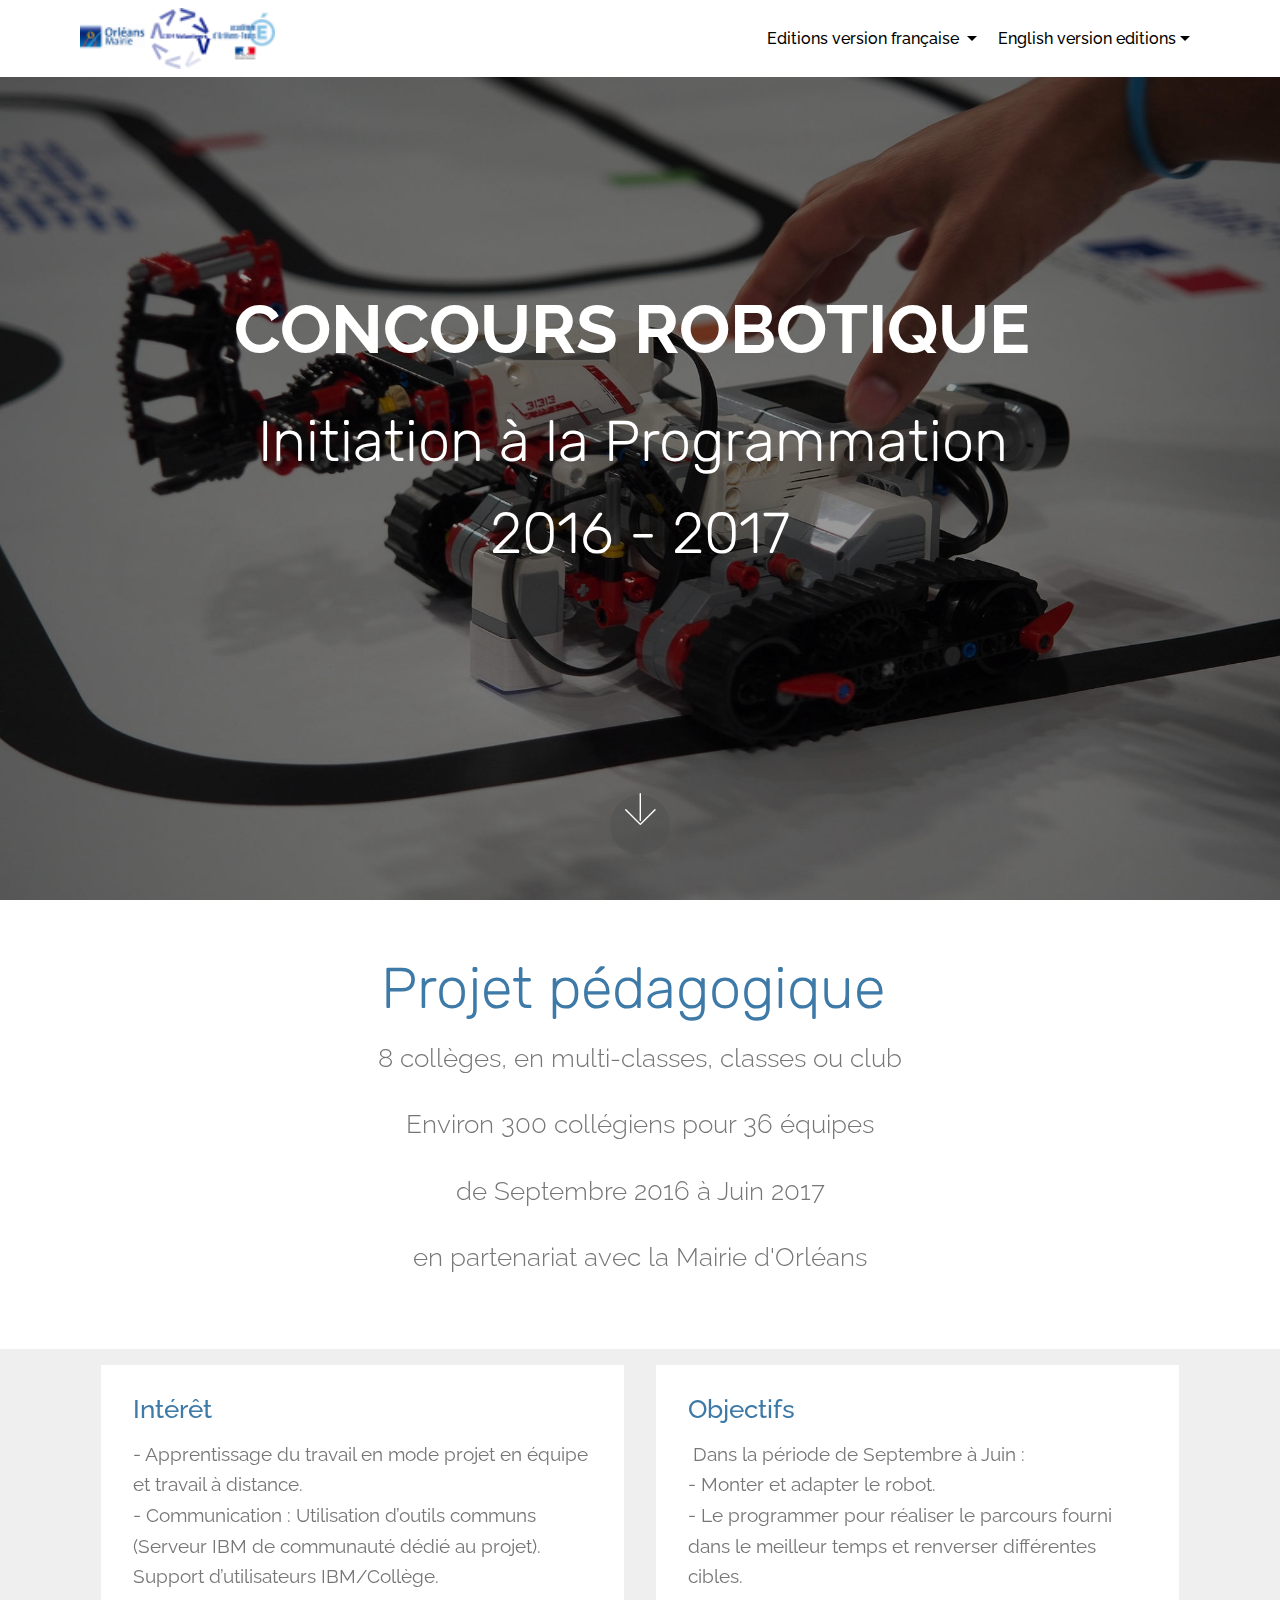
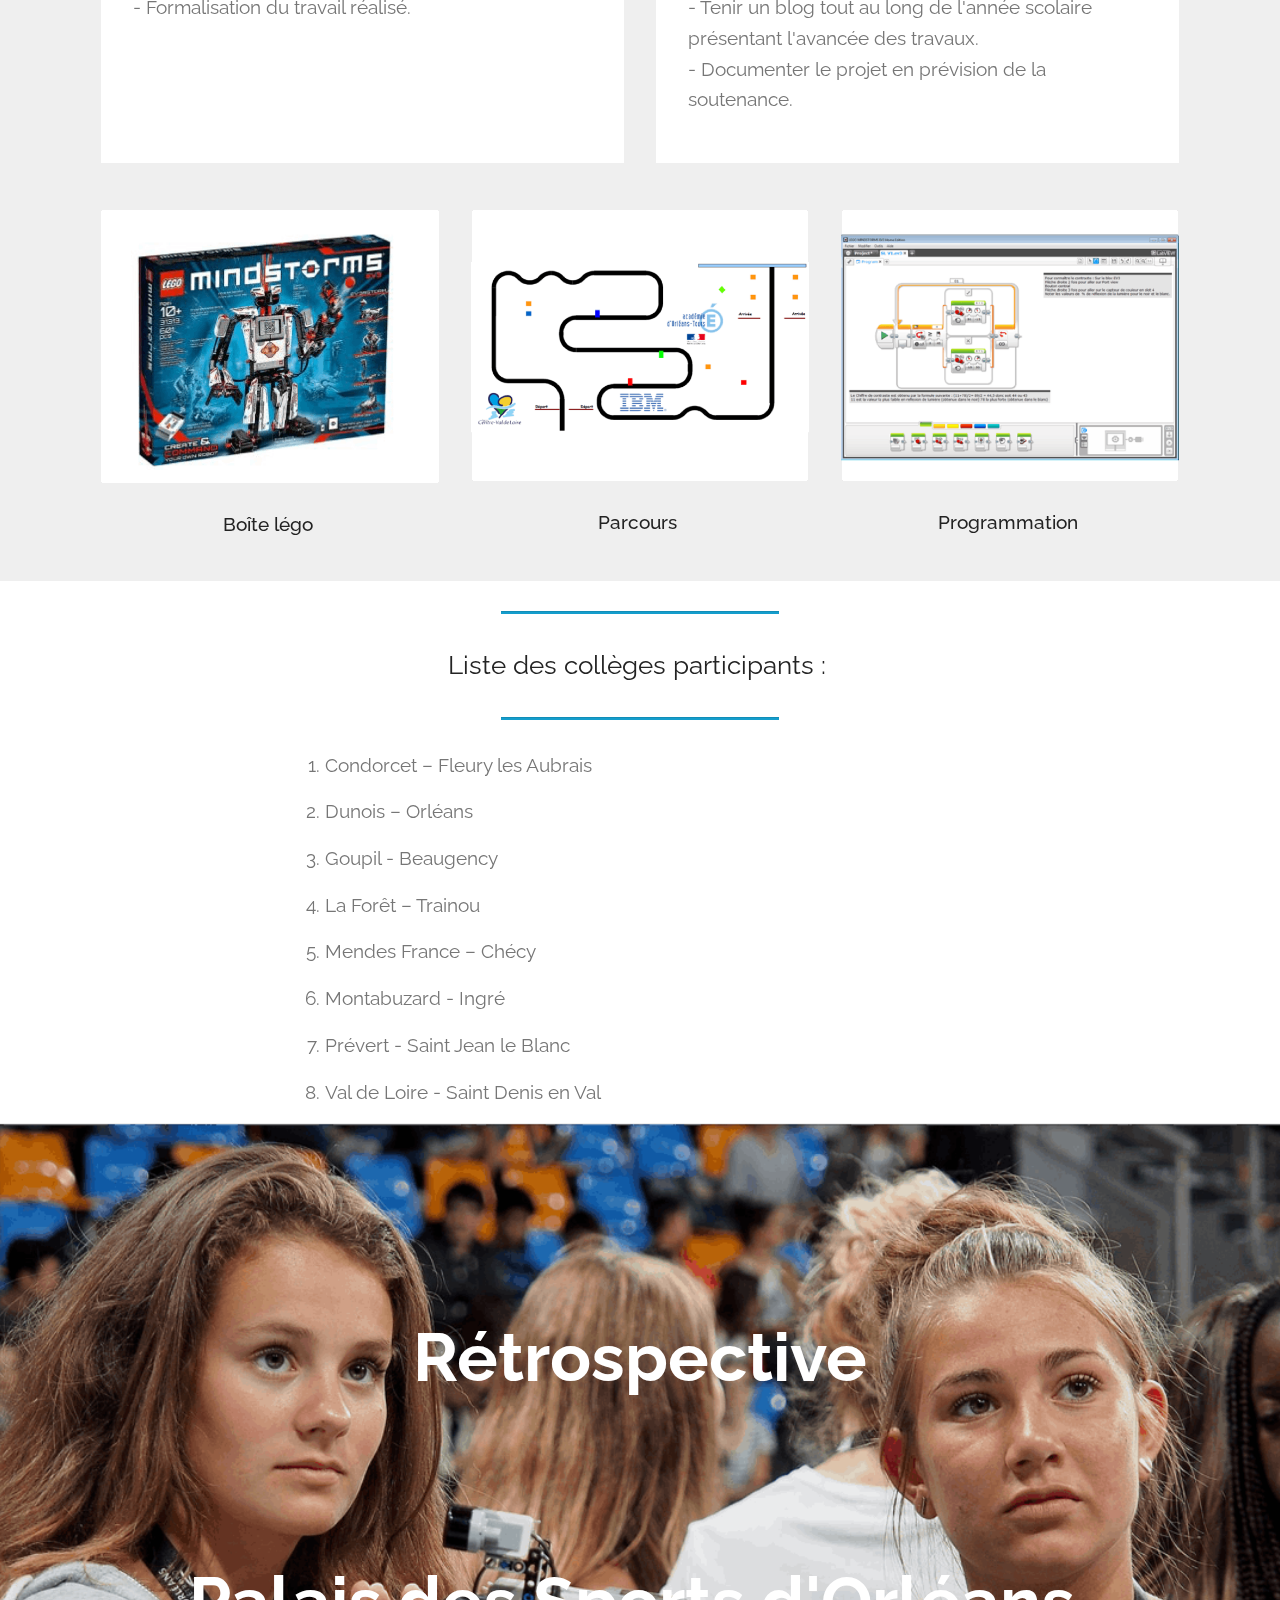
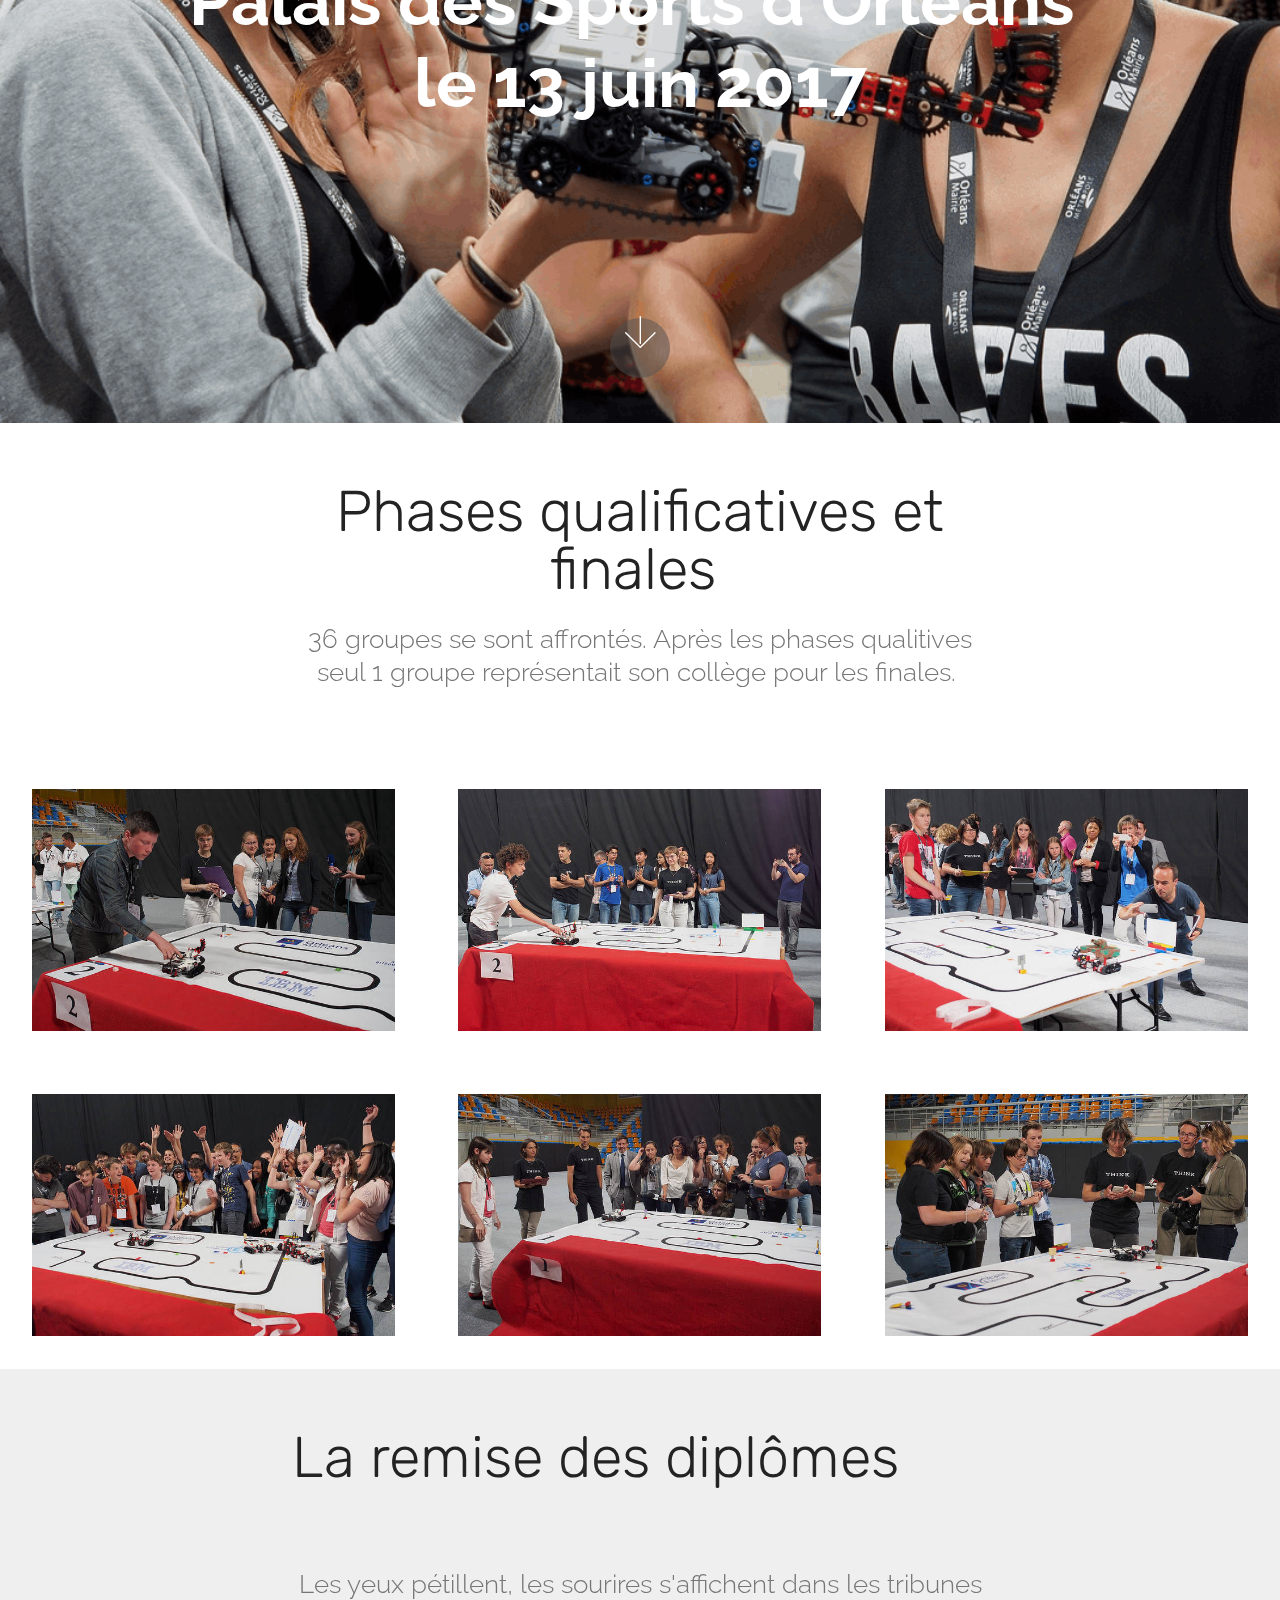
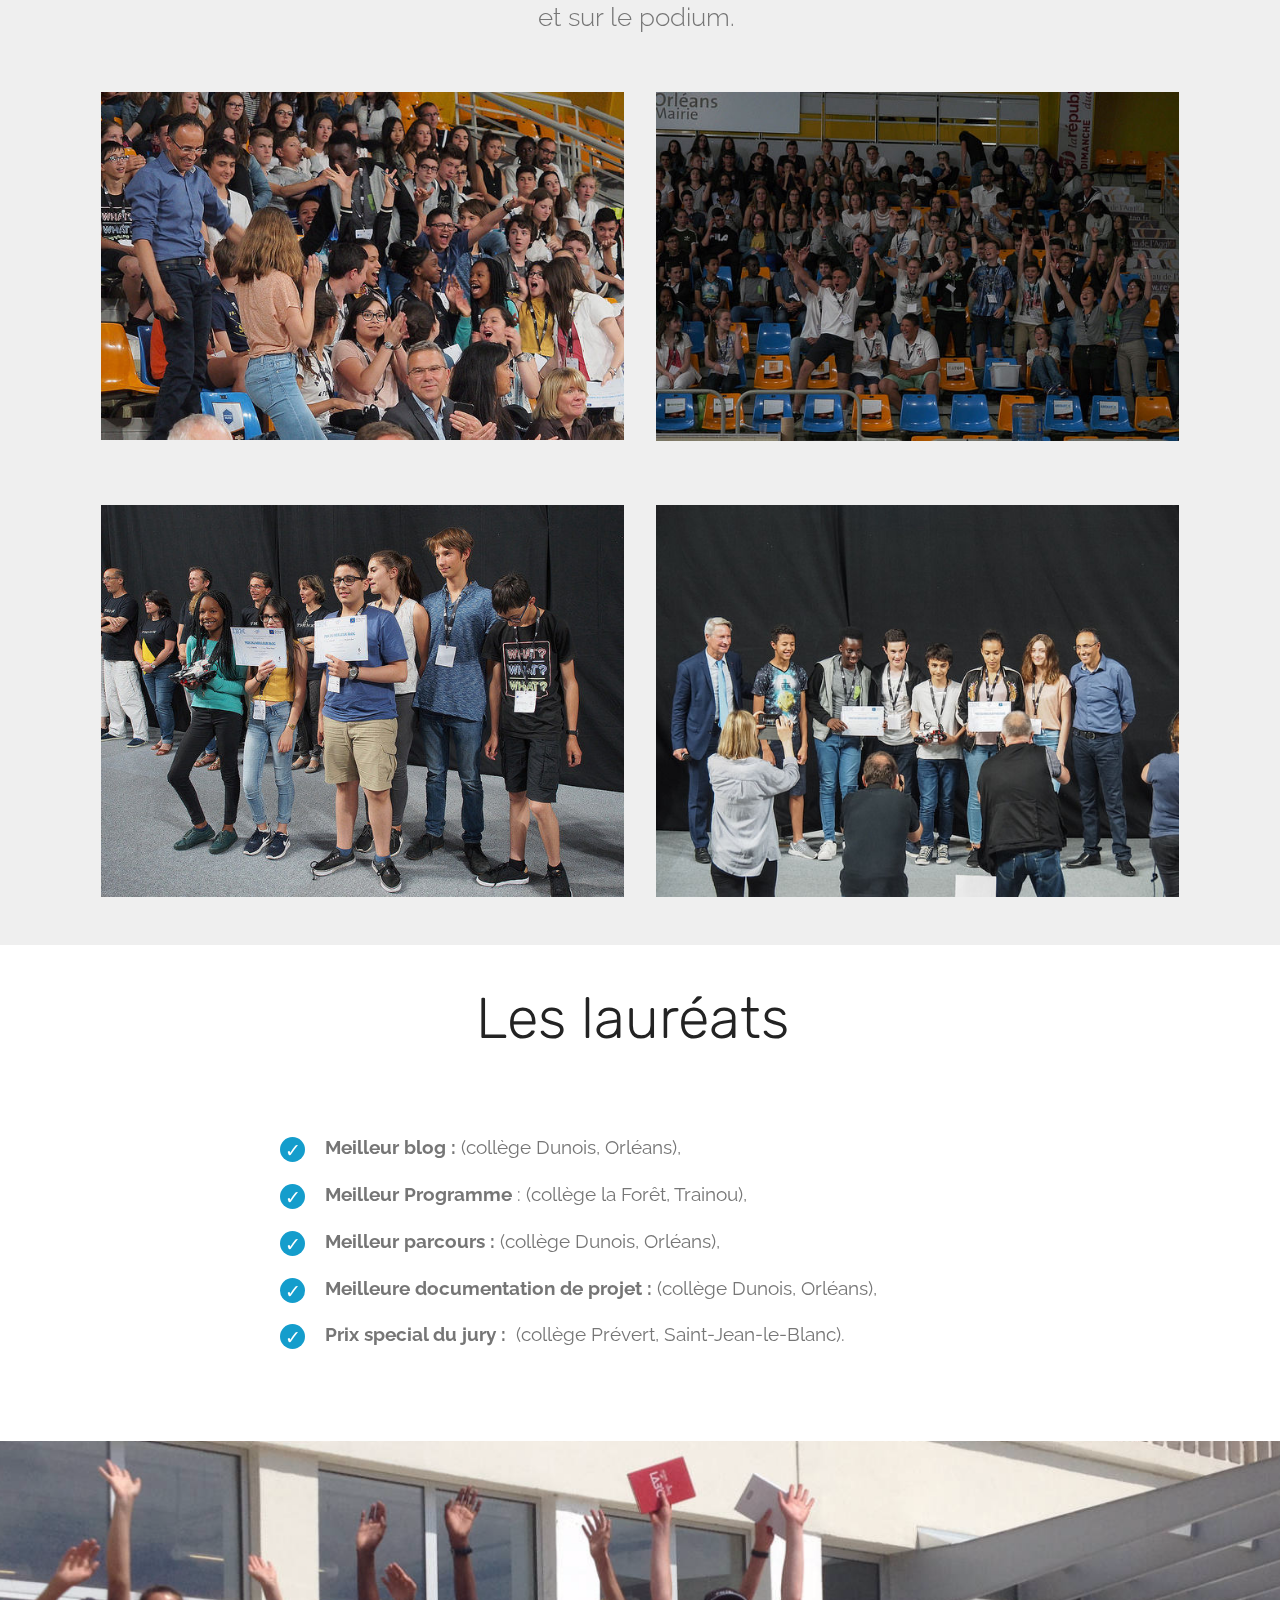
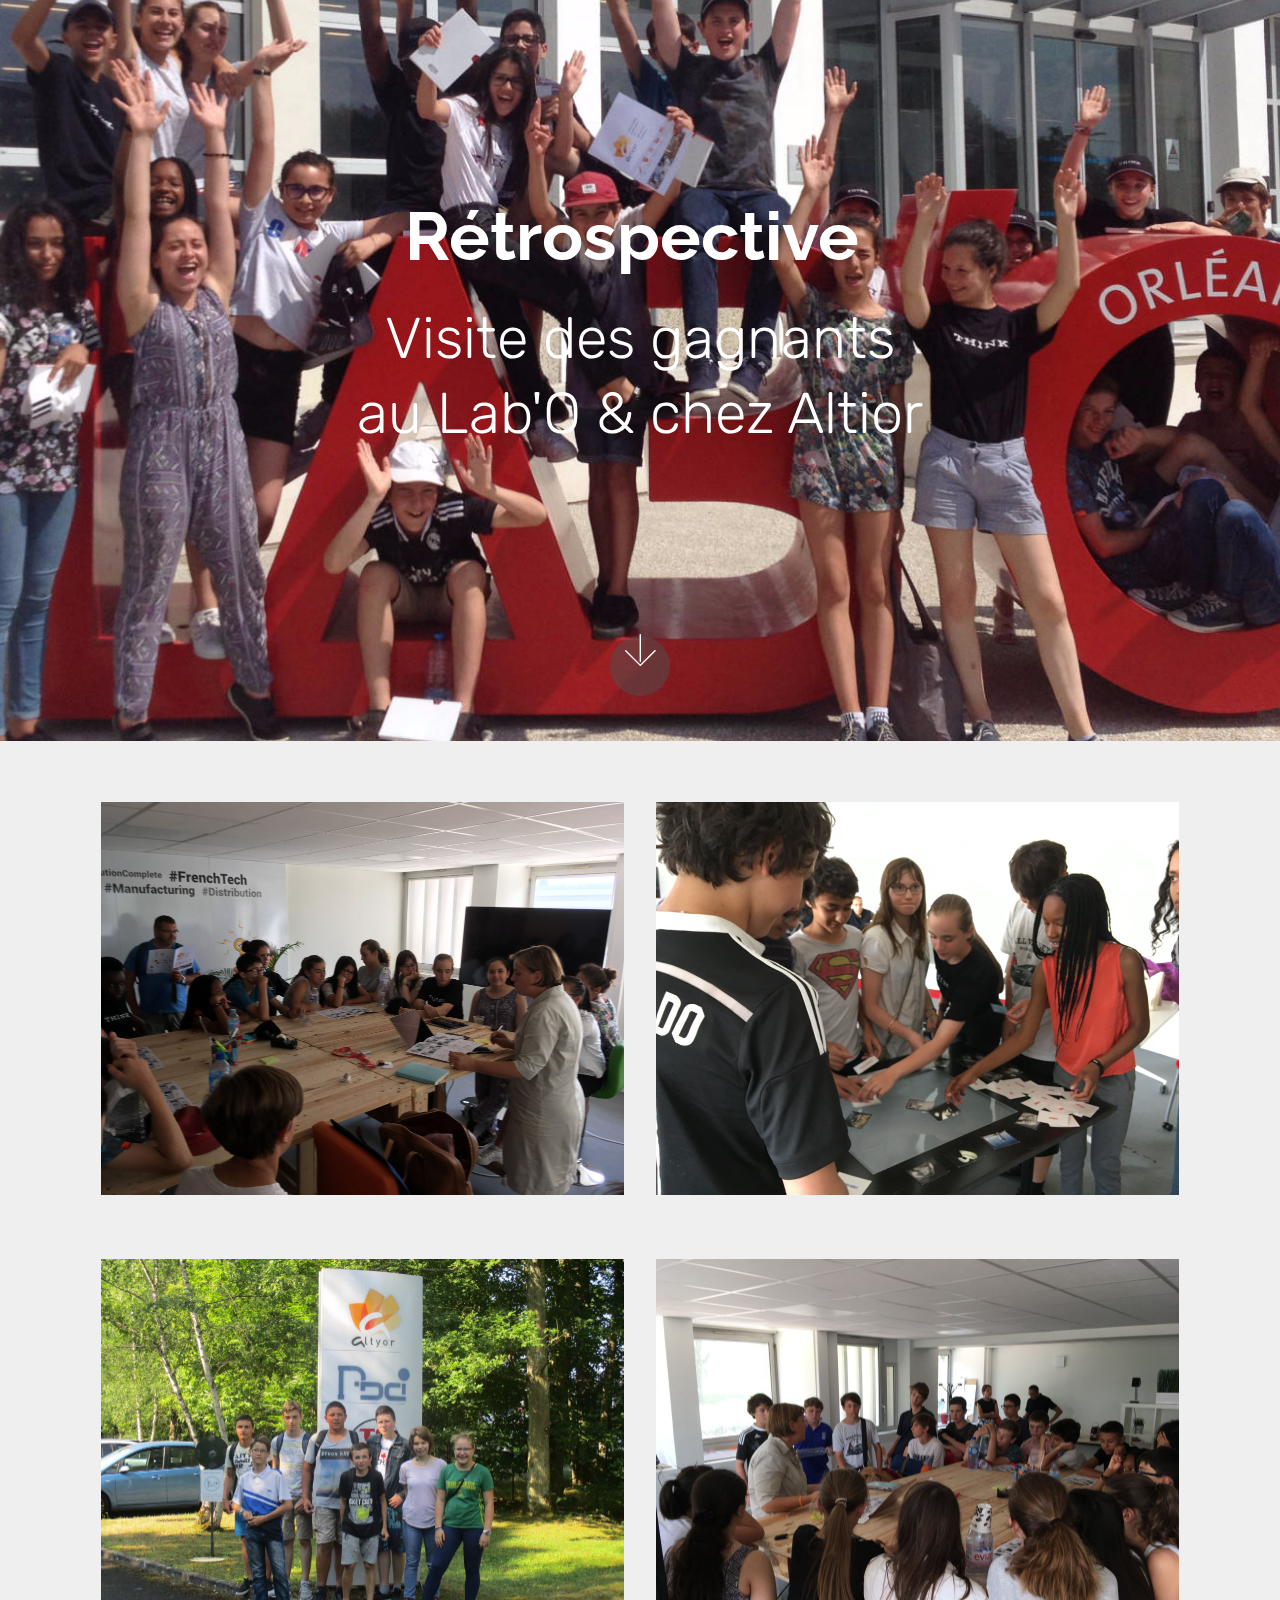
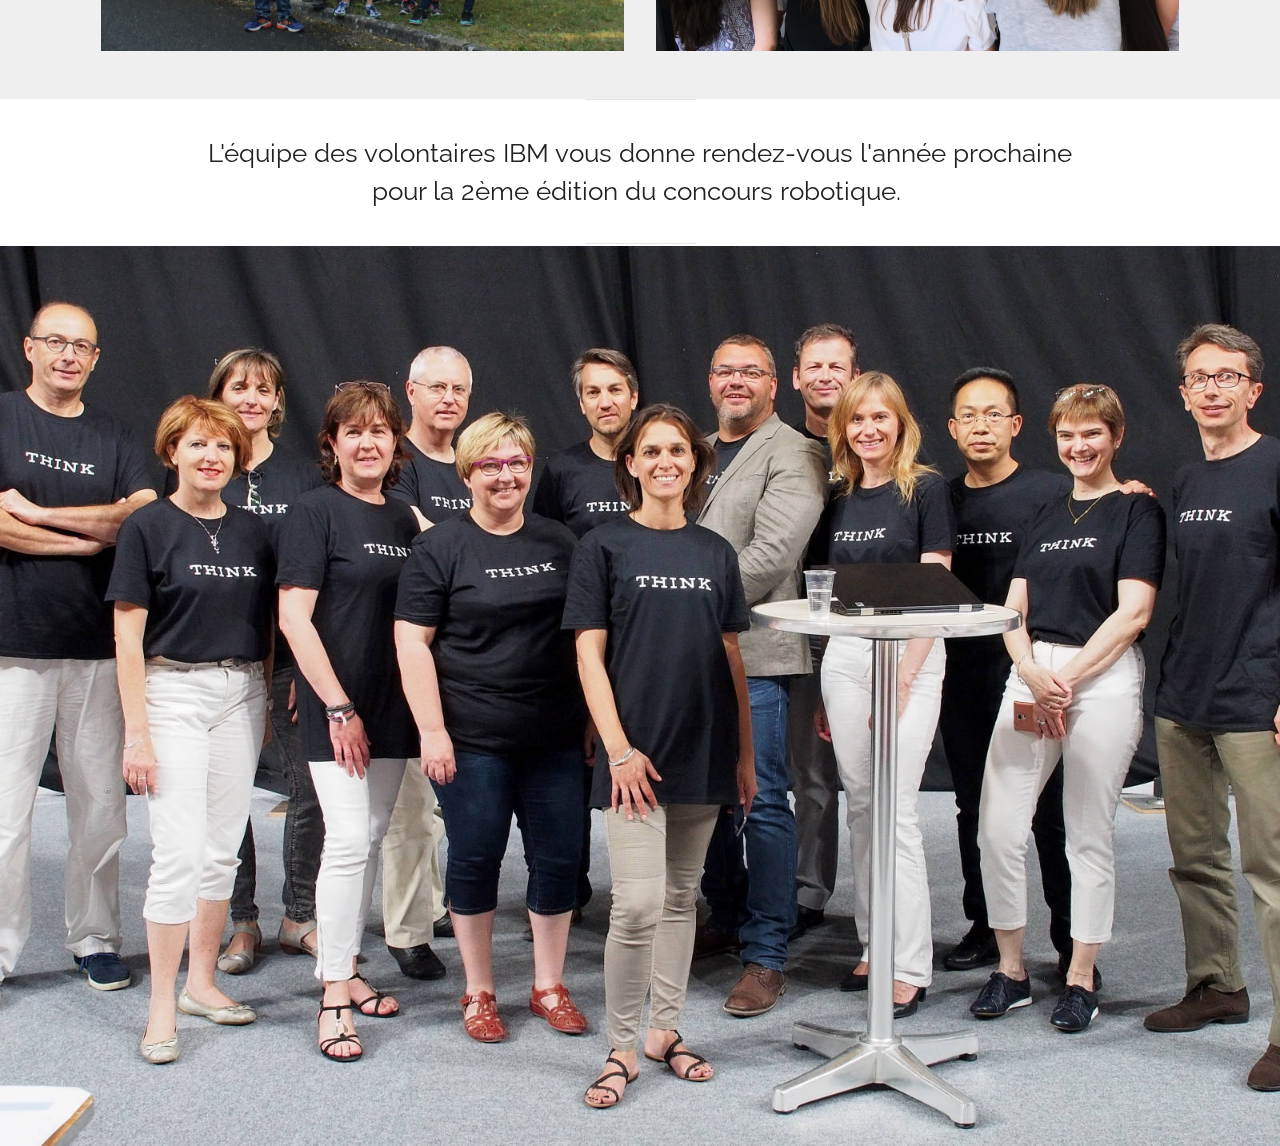
<file: page5.html>
<!DOCTYPE html>
<html >
<head>
  <!-- Site made with Mobirise Website Builder v4.8.10, https://mobirise.com -->
  <meta charset="UTF-8">
  <meta http-equiv="X-UA-Compatible" content="IE=edge">
  <meta name="generator" content="Mobirise v4.8.10, mobirise.com">
  <meta name="viewport" content="width=device-width, initial-scale=1, minimum-scale=1">
  <link rel="shortcut icon" href="assets/images/3-logos-bis-122x38.png" type="image/x-icon">
  <meta name="description" content="Site Builder Description">
  <title>1ère Edition 2016-2017 Français</title>
  <link rel="stylesheet" href="assets/web/assets/mobirise-icons/mobirise-icons.css">
  <link rel="stylesheet" href="assets/tether/tether.min.css">
  <link rel="stylesheet" href="assets/bootstrap/css/bootstrap.min.css">
  <link rel="stylesheet" href="assets/bootstrap/css/bootstrap-grid.min.css">
  <link rel="stylesheet" href="assets/bootstrap/css/bootstrap-reboot.min.css">
  <link rel="stylesheet" href="assets/dropdown/css/style.css">
  <link rel="stylesheet" href="assets/theme/css/style.css">
  <link rel="stylesheet" href="assets/gallery/style.css">
  <link rel="stylesheet" href="assets/mobirise/css/mbr-additional.css" type="text/css">
  
  
  
</head>
<body>
  <section class="menu cid-rtgJziBK3x" once="menu" id="menu2-85">

    

    <nav class="navbar navbar-expand beta-menu navbar-dropdown align-items-center navbar-fixed-top navbar-toggleable-sm">
        <button class="navbar-toggler navbar-toggler-right" type="button" data-toggle="collapse" data-target="#navbarSupportedContent" aria-controls="navbarSupportedContent" aria-expanded="false" aria-label="Toggle navigation">
            <div class="hamburger">
                <span></span>
                <span></span>
                <span></span>
                <span></span>
            </div>
        </button>
        <div class="menu-logo">
            <div class="navbar-brand">
                <span class="navbar-logo">
                    <a href="index.html">
                        <img src="assets/images/3-logos-bis-122x38.png" alt="Mobirise" title="" style="height: 3.8rem;">
                    </a>
                </span>
                
            </div>
        </div>
        <div class="collapse navbar-collapse" id="navbarSupportedContent">
            <ul class="navbar-nav nav-dropdown nav-right" data-app-modern-menu="true"><li class="nav-item dropdown"><a class="nav-link link text-black dropdown-toggle display-4" href="index.html" aria-expanded="false" data-toggle="dropdown-submenu">&nbsp;Editions version française&nbsp;</a><div class="dropdown-menu"><a class="text-black dropdown-item display-4" href="index.html" aria-expanded="false">4ème Edition 2019-2020</a><a class="text-black dropdown-item display-4" href="1.html" aria-expanded="false">3ème Edition 2018-2019</a><a class="text-black dropdown-item display-4" href="page3.html" aria-expanded="false">2ème Edition 2017-2018</a><a class="text-black dropdown-item display-4" href="page5.html" aria-expanded="false">1ère Edition 2016-2017</a></div></li><li class="nav-item dropdown open"><a class="nav-link link text-black dropdown-toggle display-4" href="page5.html" aria-expanded="true" data-toggle="dropdown-submenu">English version editions</a><div class="dropdown-menu"><a class="text-black dropdown-item display-4" href="page2.html" aria-expanded="false">3rd Edition 2018-2019</a><a class="text-black dropdown-item display-4" href="page4.html" aria-expanded="false">2nd Edition 2017-2018</a><a class="text-black dropdown-item display-4" href="page6.html" aria-expanded="false">1st Edition 2016-2017</a></div></li></ul>
            
        </div>
    </nav>
</section>

<section class="engine"><a href="https://mobirise.info/e">make a site</a></section><section class="header6 cid-rfpDAfwFy5 mbr-fullscreen mbr-parallax-background" id="header6-4c">

    

    <div class="mbr-overlay" style="opacity: 0.4; background-color: rgb(0, 0, 0);">
    </div>

    <div class="container">
        <div class="row justify-content-md-center">
            <div class="mbr-white col-md-10">
                <h1 class="mbr-section-title align-center mbr-bold pb-3 mbr-fonts-style display-1">CONCOURS ROBOTIQUE&nbsp;</h1>
                <p class="mbr-text align-center pb-3 mbr-fonts-style display-2">
                    Initiation à la Programmation&nbsp;<br>2016 - 2017</p>
                
            </div>
        </div>
    </div>

    <div class="mbr-arrow hidden-sm-down" aria-hidden="true">
        <a href="#next">
            <i class="mbri-down mbr-iconfont"></i>
        </a>
    </div>
</section>

<section class="mbr-section content4 cid-rfpDAZzFbR" id="content4-4d">

    

    <div class="container">
        <div class="media-container-row">
            <div class="title col-12 col-md-8">
                <h2 class="align-center pb-3 mbr-fonts-style display-2">Projet pédagogique&nbsp;</h2>
                <h3 class="mbr-section-subtitle align-center mbr-light mbr-fonts-style display-5">8 collèges, en multi-classes, classes ou club<br>&nbsp;<br><div>Environ 300 collégiens pour 36 équipes</div><br><div>de Septembre 2016 à Juin 2017</div><br><div>en partenariat avec la Mairie d'Orléans</div><br><div><br></div></h3>
                
            </div>
        </div>
    </div>
</section>

<section class="features4 cid-rfpDBBhun7" id="features4-4e">
    
         

    
    <div class="container">
        <div class="media-container-row">
            <div class="card p-3 col-12 col-md-6">
                <div class="card-wrapper media-container-row media-container-row">
                    <div class="card-box">
                        <h4 class="card-title pb-3 mbr-fonts-style display-5">Intérêt&nbsp;</h4>
                        <p class="mbr-text mbr-fonts-style display-7">- Apprentissage du travail en mode projet en équipe et travail à distance.<br>	- Communication : Utilisation d’outils communs (Serveur IBM de communauté dédié au projet). Support d’utilisateurs IBM/Collège. <br>	- Formalisation du travail réalisé.<br><br><br><br></p>
                    </div>
                </div>
            </div>

            <div class="card p-3 col-12 col-md-6 col-12 col-md-6">
                <div class="card-wrapper media-container-row">
                    <div class="card-box">
                        <h4 class="card-title pb-3 mbr-fonts-style display-5">Objectifs&nbsp;</h4>
                        <p class="mbr-text mbr-fonts-style display-7">&nbsp;Dans la période de Septembre à Juin :<br>	- Monter et adapter le robot. &nbsp;<br>	- Le programmer pour réaliser le parcours fourni dans le meilleur temps et renverser différentes cibles.<br>	- Tenir un blog tout au long de l'année scolaire présentant l'avancée des travaux.<br>- Documenter le projet en prévision de la soutenance.&nbsp;<br></p>
                    </div>
                </div>
            </div>

            

            
        </div>
    </div>
</section>

<section class="features2 cid-rfpDCj6hj5" id="features2-4f">

    

    
    
    <div class="container">
        <div class="media-container-row">
            <div class="card p-3 col-12 col-md-6 col-lg-4">
                <div class="card-wrapper">
                    <div class="card-img">
                        <img src="assets/images/lego2-634x512.png" alt="Mobirise" title="">
                    </div>
                    <div class="card-box">
                        <h4 class="card-title pb-3 mbr-fonts-style display-7">Boîte légo&nbsp;</h4>
                        
                    </div>
                </div>
            </div>

            <div class="card p-3 col-12 col-md-6 col-lg-4">
                <div class="card-wrapper">
                    <div class="card-img">
                        <img src="assets/images/parcours2-638x512.png" alt="Mobirise" title="">
                    </div>
                    <div class="card-box ">
                        <h4 class="card-title pb-3 mbr-fonts-style display-7">Parcours&nbsp;</h4>
                        
                    </div>
                </div>
            </div>

            <div class="card p-3 col-12 col-md-6 col-lg-4">
                <div class="card-wrapper">
                    <div class="card-img">
                        <img src="assets/images/programmation2-638x512.png" alt="Mobirise" title="">
                    </div>
                    <div class="card-box">
                        <h4 class="card-title pb-3 mbr-fonts-style display-7">Programmation&nbsp;</h4>
                        
                    </div>
                </div>
            </div>

            
        </div>
    </div>
</section>

<section class="mbr-section article content9 cid-rfpDDBAKYj" id="content9-4g">
    
     

    <div class="container">
        <div class="inner-container" style="width: 100%;">
            <hr class="line" style="width: 25%;">
            <div class="section-text align-center mbr-fonts-style display-5">Liste des collèges participants :&nbsp;</div>
            <hr class="line" style="width: 25%;">
        </div>
        </div>
</section>

<section class="mbr-section article content11 cid-rfpDE3v3x0" id="content11-4h">
     

    <div class="container">
        <div class="media-container-row">
            <div class="mbr-text counter-container col-12 col-md-8 mbr-fonts-style display-7">
                <ol>
                    <li>Condorcet – Fleury les Aubrais &nbsp; &nbsp; &nbsp; &nbsp; &nbsp;&nbsp;</li><li>Dunois – Orléans &nbsp; &nbsp; &nbsp; &nbsp; &nbsp; &nbsp; &nbsp; &nbsp; &nbsp; &nbsp; &nbsp; &nbsp; &nbsp;&nbsp;</li><li>Goupil - Beaugency&nbsp;</li><li>La Forêt – Trainou&nbsp;</li><li>Mendes France – Chécy&nbsp;</li><li>Montabuzard - Ingré&nbsp;</li><li>Prévert - Saint Jean le Blanc</li><li>Val de Loire - Saint Denis en Val</li>
                </ol>
            </div>
        </div>
    </div>
</section>

<section class="cid-rfpDF7hfwm mbr-fullscreen" id="header2-4i">

    

    

    <div class="container align-center">
        <div class="row justify-content-md-center">
            <div class="mbr-white col-md-10">
                <h1 class="mbr-section-title mbr-bold pb-3 mbr-fonts-style display-1"><br>Rétrospective<br><br><br>Palais des Sports d'Orléans&nbsp;<div>le 13 juin 2017</div><br><div> &nbsp;</div></h1>
                
                
                
            </div>
        </div>
    </div>
    <div class="mbr-arrow hidden-sm-down" aria-hidden="true">
        <a href="#next">
            <i class="mbri-down mbr-iconfont"></i>
        </a>
    </div>
</section>

<section class="mbr-section content4 cid-rfpDFAMjmf" id="content4-4j">

    

    <div class="container">
        <div class="media-container-row">
            <div class="title col-12 col-md-8">
                <h2 class="align-center pb-3 mbr-fonts-style display-2">Phases qualificatives et finales&nbsp;</h2>
                <h3 class="mbr-section-subtitle align-center mbr-light mbr-fonts-style display-5">36 groupes se sont affrontés. Après les phases qualitives <br>seul 1 groupe représentait son collège pour les finales.&nbsp;</h3>
                
            </div>
        </div>
    </div>
</section>

<section class="mbr-gallery mbr-slider-carousel cid-rfpDGqlltE" id="gallery3-4k">

    

    <div>
        <div><!-- Filter --><!-- Gallery --><div class="mbr-gallery-row"><div class="mbr-gallery-layout-default"><div><div><div class="mbr-gallery-item mbr-gallery-item--p4" data-video-url="false" data-tags="Impressionnant"><div href="#lb-gallery3-4k" data-slide-to="0" data-toggle="modal"><img src="assets/images/35279791746-17e731c60d-z-640x427-640x427.jpg" alt="" title=""><span class="icon-focus"></span></div></div><div class="mbr-gallery-item mbr-gallery-item--p4" data-video-url="false" data-tags="Adaptatif"><div href="#lb-gallery3-4k" data-slide-to="1" data-toggle="modal"><img src="assets/images/35153133672-e0c7578a47-z-640x427-640x427.jpg" alt="" title=""><span class="icon-focus"></span></div></div><div class="mbr-gallery-item mbr-gallery-item--p4" data-video-url="false" data-tags="Créatif"><div href="#lb-gallery3-4k" data-slide-to="2" data-toggle="modal"><img src="assets/images/35190176131-52d4105997-z-640x427-640x427.jpg" alt="" title=""><span class="icon-focus"></span></div></div><div class="mbr-gallery-item mbr-gallery-item--p4" data-video-url="false" data-tags="Animé"><div href="#lb-gallery3-4k" data-slide-to="3" data-toggle="modal"><img src="assets/images/35153263712-ed2242fd57-z-640x427-640x427.jpg" alt="" title=""><span class="icon-focus"></span></div></div><div class="mbr-gallery-item mbr-gallery-item--p4" data-video-url="false" data-tags="Impressionnant"><div href="#lb-gallery3-4k" data-slide-to="4" data-toggle="modal"><img src="assets/images/34509691863-9f533512d8-z-640x427-640x427.jpg" alt="" title=""><span class="icon-focus"></span></div></div><div class="mbr-gallery-item mbr-gallery-item--p4" data-video-url="false" data-tags="Impressionnant"><div href="#lb-gallery3-4k" data-slide-to="5" data-toggle="modal"><img src="assets/images/34476450904-bbdeb8f627-z-640x427-640x427.jpg" alt="" title=""><span class="icon-focus"></span></div></div></div></div><div class="clearfix"></div></div></div><!-- Lightbox --><div data-app-prevent-settings="" class="mbr-slider modal fade carousel slide" tabindex="-1" data-keyboard="true" data-interval="false" id="lb-gallery3-4k"><div class="modal-dialog"><div class="modal-content"><div class="modal-body"><div class="carousel-inner"><div class="carousel-item"><img src="assets/images/35279791746-17e731c60d-z-640x427.jpg" alt="" title=""></div><div class="carousel-item"><img src="assets/images/35153133672-e0c7578a47-z-640x427.jpg" alt="" title=""></div><div class="carousel-item"><img src="assets/images/35190176131-52d4105997-z-640x427.jpg" alt="" title=""></div><div class="carousel-item"><img src="assets/images/35153263712-ed2242fd57-z-640x427.jpg" alt="" title=""></div><div class="carousel-item"><img src="assets/images/34509691863-9f533512d8-z-640x427.jpg" alt="" title=""></div><div class="carousel-item active"><img src="assets/images/34476450904-bbdeb8f627-z-640x427.jpg" alt="" title=""></div></div><a class="carousel-control carousel-control-prev" role="button" data-slide="prev" href="#lb-gallery3-4k"><span class="mbri-left mbr-iconfont" aria-hidden="true"></span><span class="sr-only">Previous</span></a><a class="carousel-control carousel-control-next" role="button" data-slide="next" href="#lb-gallery3-4k"><span class="mbri-right mbr-iconfont" aria-hidden="true"></span><span class="sr-only">Next</span></a><a class="close" href="#" role="button" data-dismiss="modal"><span class="sr-only">Close</span></a></div></div></div></div></div>
    </div>

</section>

<section class="mbr-section content4 cid-rfpDI61C1t" id="content4-4m">

    

    <div class="container">
        <div class="media-container-row">
            <div class="title col-12 col-md-8">
                <h2 class="align-center pb-3 mbr-fonts-style display-2">La remise des diplômes &nbsp; &nbsp; &nbsp; &nbsp; &nbsp; &nbsp;&nbsp;</h2>
                <h3 class="mbr-section-subtitle align-center mbr-light mbr-fonts-style display-5">Les yeux pétillent, les sourires s'affichent dans les tribunes et sur le podium.&nbsp;<br><br></h3>
                
            </div>
        </div>
    </div>
</section>

<section class="features2 cid-rfpDHc8hRI" id="features2-4l">

    

    
    
    <div class="container">
        <div class="media-container-row">
            <div class="card p-3 col-12 col-md-6">
                <div class="card-wrapper">
                    <div class="card-img">
                        <img src="assets/images/35190260081-8561b8ebb1-z-640x426.jpg" alt="Mobirise" title="">
                    </div>
                    <div class="card-box">
                        
                        
                    </div>
                </div>
            </div>

            <div class="card p-3 col-12 col-md-6">
                <div class="card-wrapper">
                    <div class="card-img">
                        <img src="assets/images/35189599271-c927944cab-z-1-640x427.jpg" alt="Mobirise" title="">
                    </div>
                    <div class="card-box ">
                        
                        
                    </div>
                </div>
            </div>

            

            
        </div>
    </div>
</section>

<section class="features2 cid-rfpDJSDZHV" id="features2-4n">

    

    
    
    <div class="container">
        <div class="media-container-row">
            <div class="card p-3 col-12 col-md-6">
                <div class="card-wrapper">
                    <div class="card-img">
                        <img src="assets/images/34508987033-b4d5fd655f-z-640x480.jpg" alt="Mobirise" title="">
                    </div>
                    <div class="card-box">
                        
                        
                    </div>
                </div>
            </div>

            <div class="card p-3 col-12 col-md-6">
                <div class="card-wrapper">
                    <div class="card-img">
                        <img src="assets/images/35219544851-61855e81a8-z-640x480.jpg" alt="Mobirise" title="">
                    </div>
                    <div class="card-box ">
                        
                        
                    </div>
                </div>
            </div>

            

            
        </div>
    </div>
</section>

<section class="mbr-section content4 cid-rfpDKyr6r9" id="content4-4o">

    

    <div class="container">
        <div class="media-container-row">
            <div class="title col-12 col-md-8">
                <h2 class="align-center pb-3 mbr-fonts-style display-2">Les lauréats&nbsp;</h2>
                
                
            </div>
        </div>
    </div>
</section>

<section class="mbr-section article content12 cid-rfpDL9WTNH" id="content12-4p">
     

    <div class="container">
        <div class="media-container-row">
            <div class="mbr-text counter-container col-12 col-md-8 mbr-fonts-style display-7">
                <div><strong><br></strong></div><ul>
                    <li><strong>Meilleur blog :</strong>&nbsp;(collège Dunois, Orléans),</li><li><strong>Meilleur Programme </strong>: (collège la Forêt, Trainou),</li><li><strong>Meilleur parcours :</strong>&nbsp;(collège Dunois, Orléans),&nbsp;</li><li><strong>Meilleure documentation de projet :</strong> (collège Dunois, Orléans),</li><li><strong>Prix special du jury : &nbsp;</strong>(collège Prévert, Saint-Jean-le-Blanc).</li>
                </ul>
            </div>
        </div>
    </div>
</section>

<section class="cid-rfpDLS0QQg mbr-fullscreen" id="header2-4q">

    

    

    <div class="container align-center">
        <div class="row justify-content-md-center">
            <div class="mbr-white col-md-10">
                <h1 class="mbr-section-title mbr-bold pb-3 mbr-fonts-style display-1"><br><br>Rétrospective&nbsp;</h1>
                <h3 class="mbr-section-subtitle align-center mbr-light pb-3 mbr-fonts-style display-2">Visite des gagnants<br>au Lab'O &amp; chez Altior<br><br></h3>
                
                
            </div>
        </div>
    </div>
    <div class="mbr-arrow hidden-sm-down" aria-hidden="true">
        <a href="#next">
            <i class="mbri-down mbr-iconfont"></i>
        </a>
    </div>
</section>

<section class="features2 cid-rfpDPiRKnW" id="features2-4s">

    

    
    
    <div class="container">
        <div class="media-container-row">
            <div class="card p-3 col-12 col-md-6">
                <div class="card-wrapper">
                    <div class="card-img">
                        <img src="assets/images/img-0032-1-1046x785.jpg" alt="Mobirise" title="">
                    </div>
                    <div class="card-box">
                        
                        
                    </div>
                </div>
            </div>

            <div class="card p-3 col-12 col-md-6">
                <div class="card-wrapper">
                    <div class="card-img">
                        <img src="assets/images/img-23-1046x785.jpg" alt="Mobirise" title="">
                    </div>
                    <div class="card-box ">
                        
                        
                    </div>
                </div>
            </div>

            

            
        </div>
    </div>
</section>

<section class="features2 cid-rfpDN4yNHJ" id="features2-4r">

    

    
    
    <div class="container">
        <div class="media-container-row">
            <div class="card p-3 col-12 col-md-6">
                <div class="card-wrapper">
                    <div class="card-img">
                        <img src="assets/images/eleves-de-trainou-en-visite-chez-altyor-4-1046x785.jpg" alt="Mobirise" title="">
                    </div>
                    <div class="card-box">
                        
                        
                    </div>
                </div>
            </div>

            <div class="card p-3 col-12 col-md-6">
                <div class="card-wrapper">
                    <div class="card-img">
                        <img src="assets/images/img-0028-1-1046x785.jpg" alt="Mobirise" title="">
                    </div>
                    <div class="card-box ">
                        
                        
                    </div>
                </div>
            </div>

            

            
        </div>
    </div>
</section>

<section class="mbr-section article content9 cid-rfpDQ52zHC" id="content9-4t">
    
     

    <div class="container">
        <div class="inner-container" style="width: 100%;">
            <hr class="line" style="width: 10%;">
            <div class="section-text align-center mbr-fonts-style display-5">L'équipe des volontaires IBM vous donne rendez-vous l'année prochaine <br>pour la 2ème édition du concours robotique.&nbsp;</div>
            <hr class="line" style="width: 10%;">
        </div>
        </div>
</section>

<section class="cid-rfpDQGaMOH mbr-fullscreen" id="header2-4u">

    

    

    <div class="container align-center">
        <div class="row justify-content-md-center">
            <div class="mbr-white col-md-10">
                
                
                
                
            </div>
        </div>
    </div>
    
</section>


  <script src="assets/web/assets/jquery/jquery.min.js"></script>
  <script src="assets/popper/popper.min.js"></script>
  <script src="assets/tether/tether.min.js"></script>
  <script src="assets/bootstrap/js/bootstrap.min.js"></script>
  <script src="assets/smoothscroll/smooth-scroll.js"></script>
  <script src="assets/dropdown/js/script.min.js"></script>
  <script src="assets/touchswipe/jquery.touch-swipe.min.js"></script>
  <script src="assets/vimeoplayer/jquery.mb.vimeo_player.js"></script>
  <script src="assets/masonry/masonry.pkgd.min.js"></script>
  <script src="assets/imagesloaded/imagesloaded.pkgd.min.js"></script>
  <script src="assets/bootstrapcarouselswipe/bootstrap-carousel-swipe.js"></script>
  <script src="assets/parallax/jarallax.min.js"></script>
  <script src="assets/theme/js/script.js"></script>
  <script src="assets/gallery/player.min.js"></script>
  <script src="assets/gallery/script.js"></script>
  <script src="assets/slidervideo/script.js"></script>
  
  
</body>
</html>
</file>
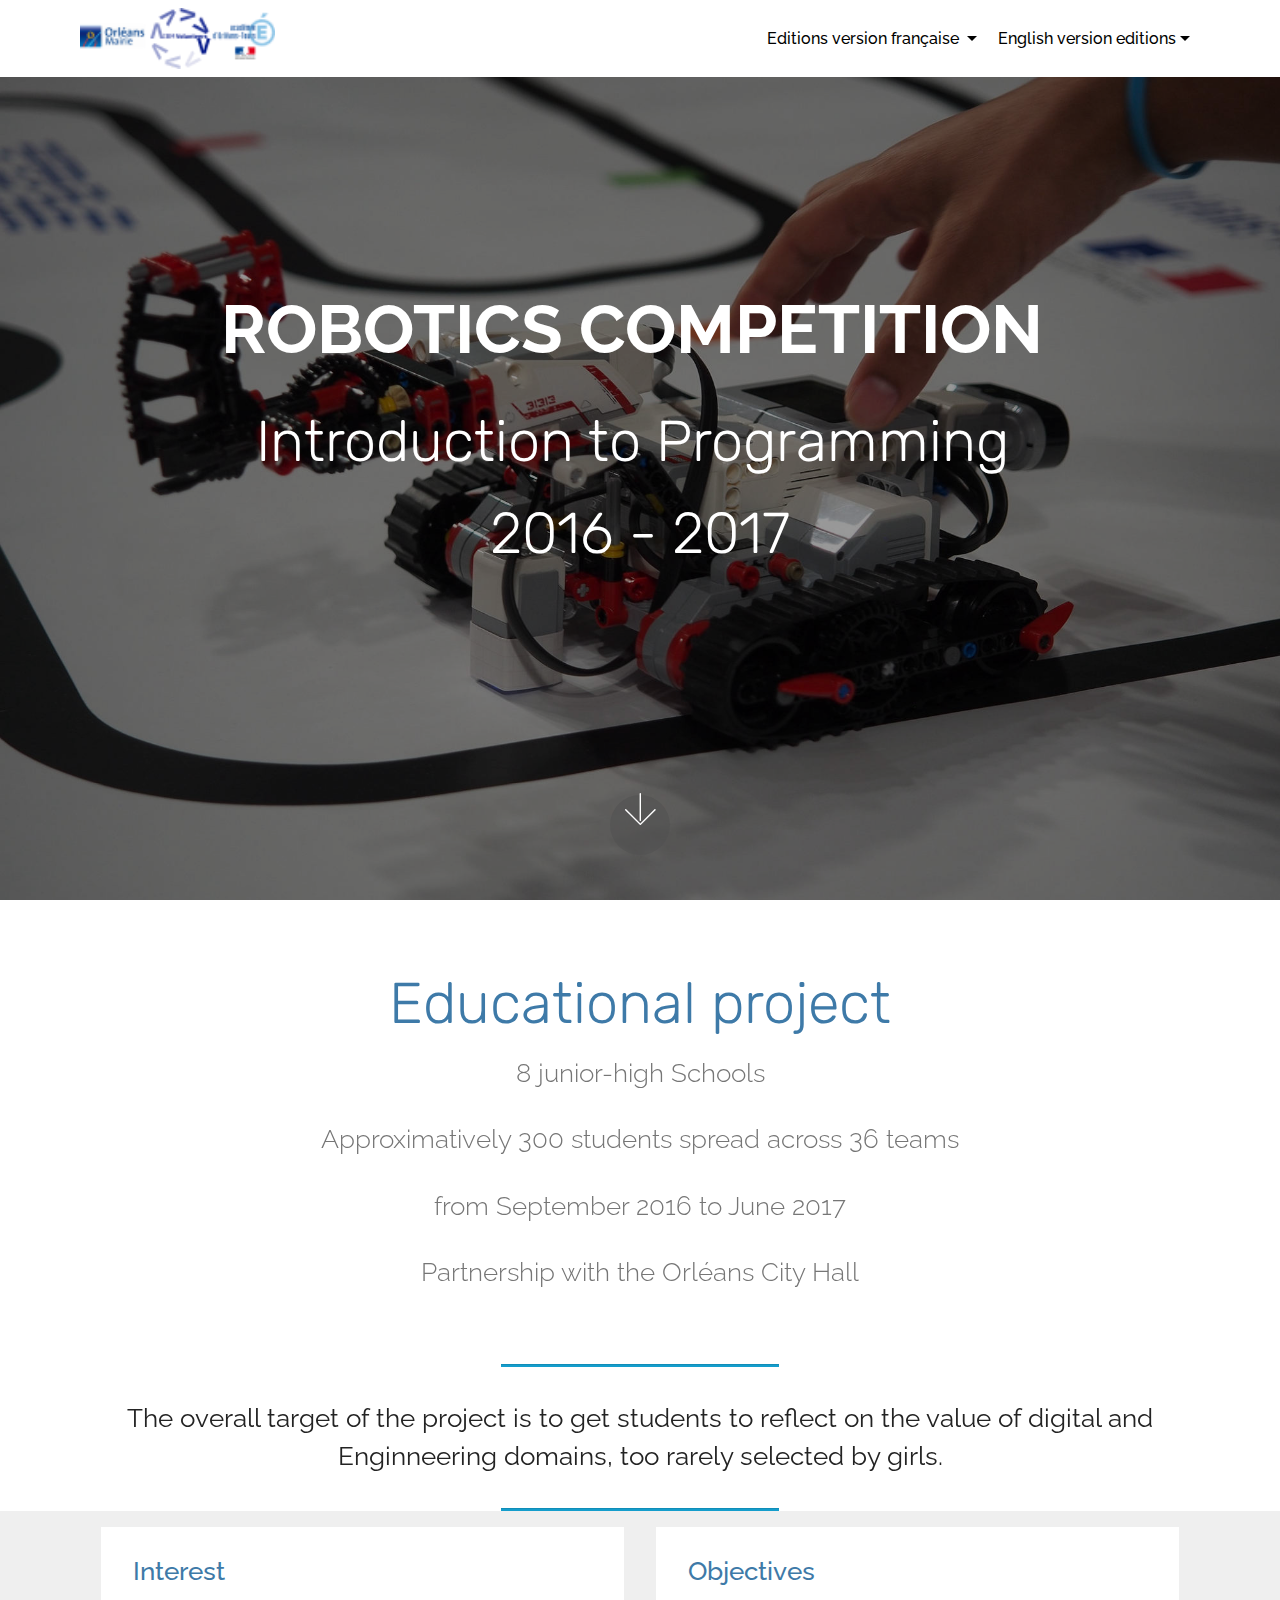
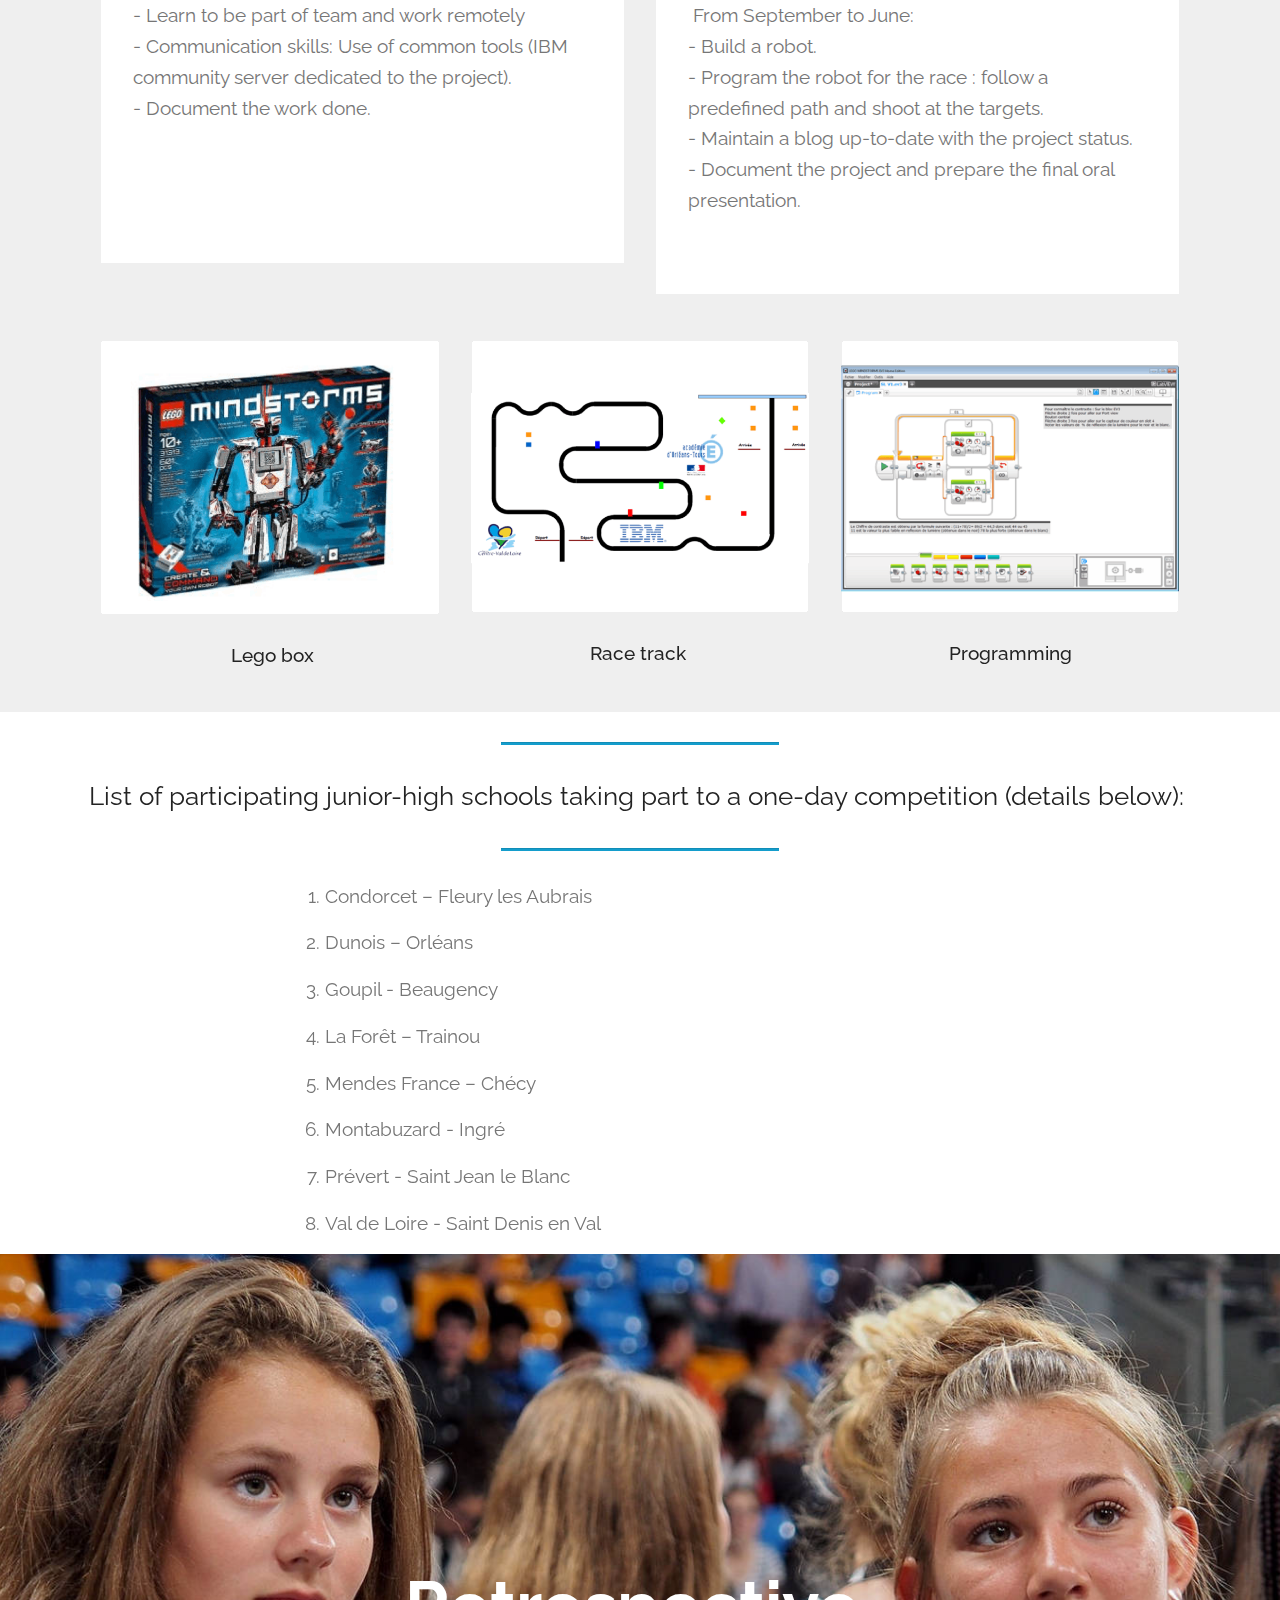
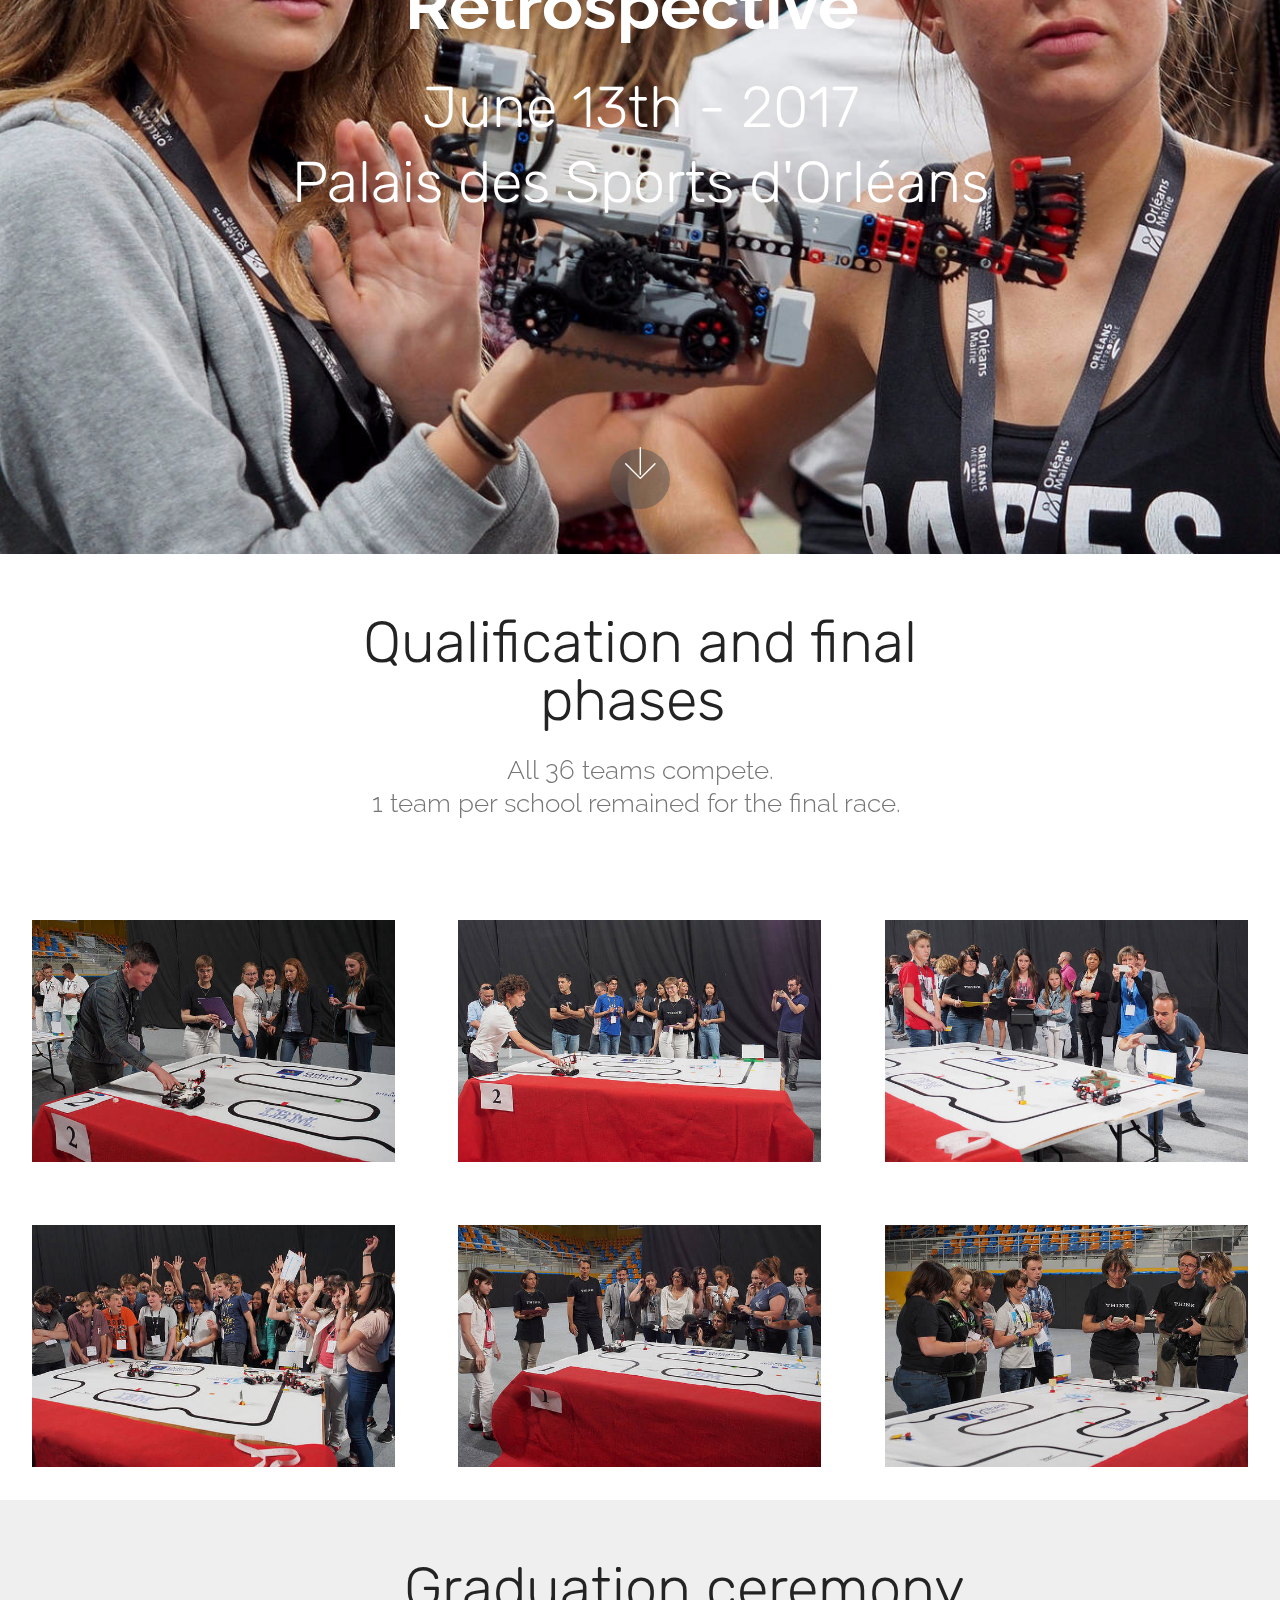
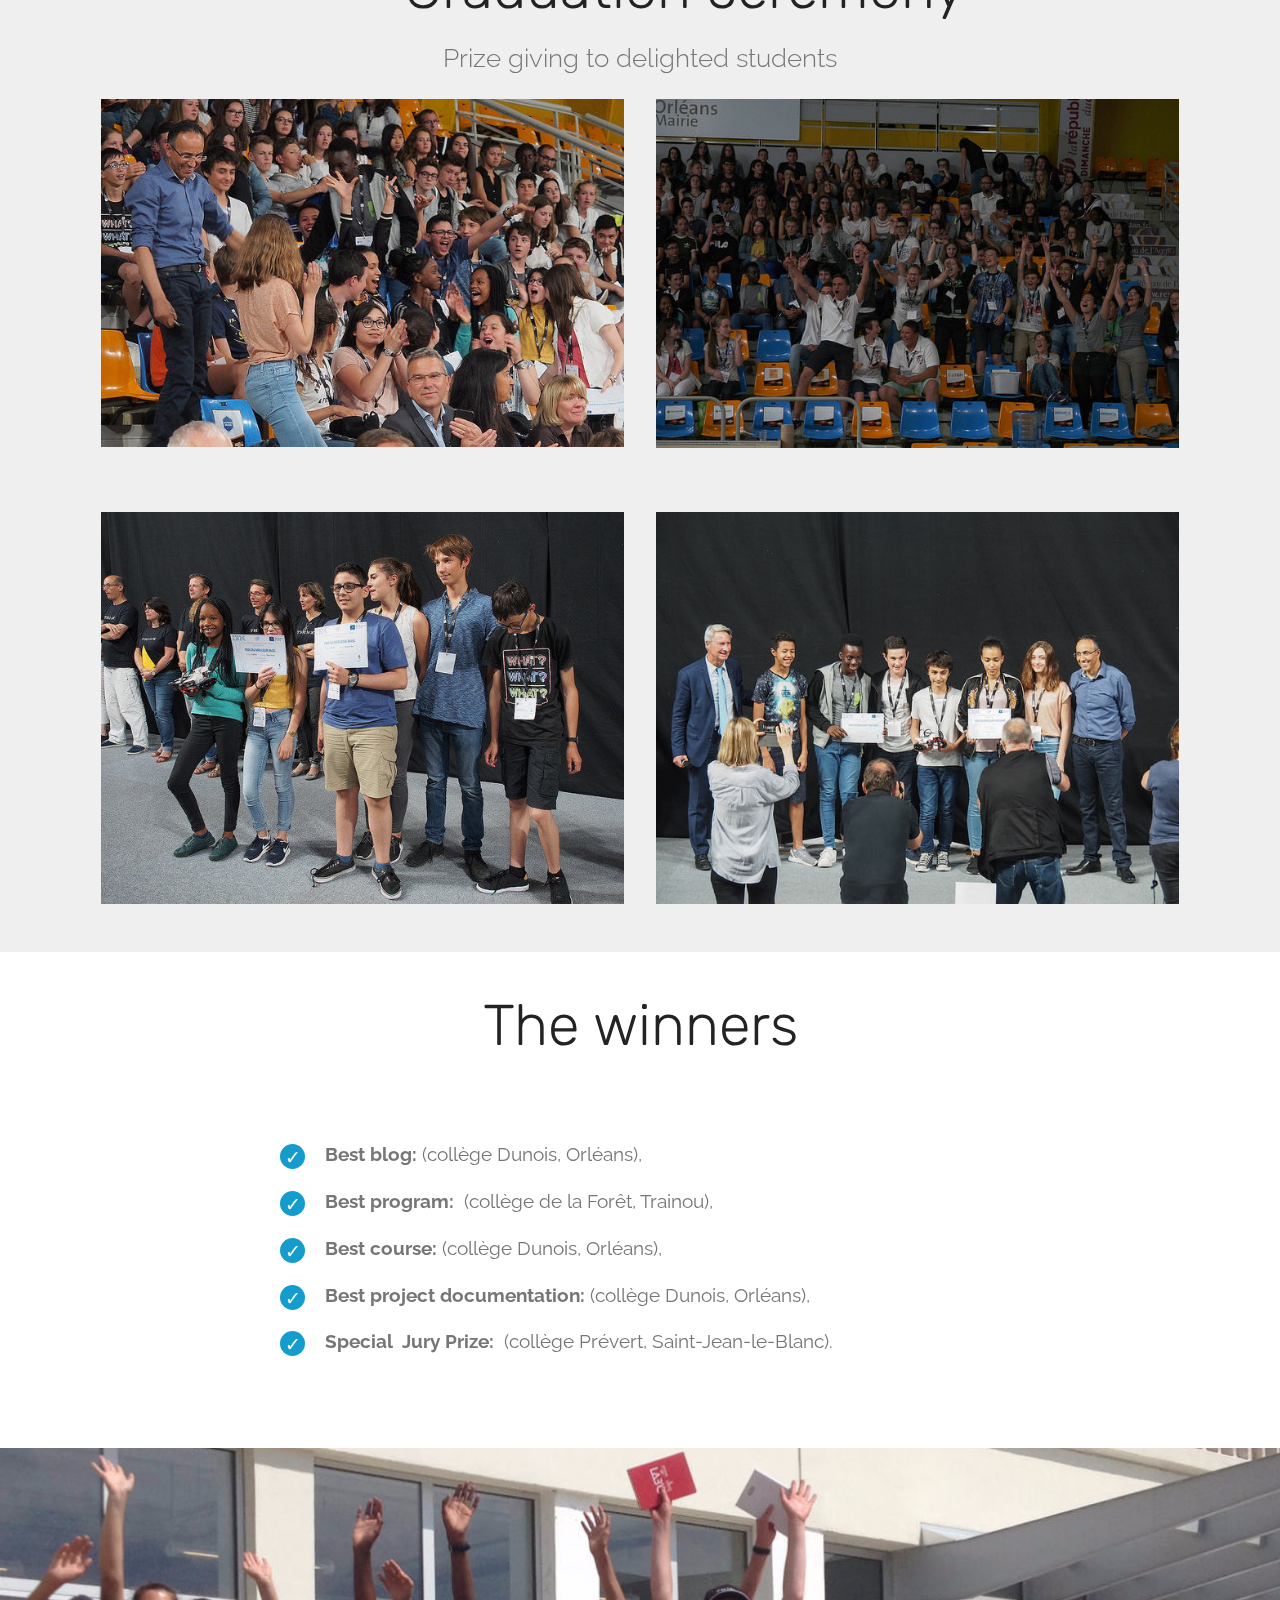
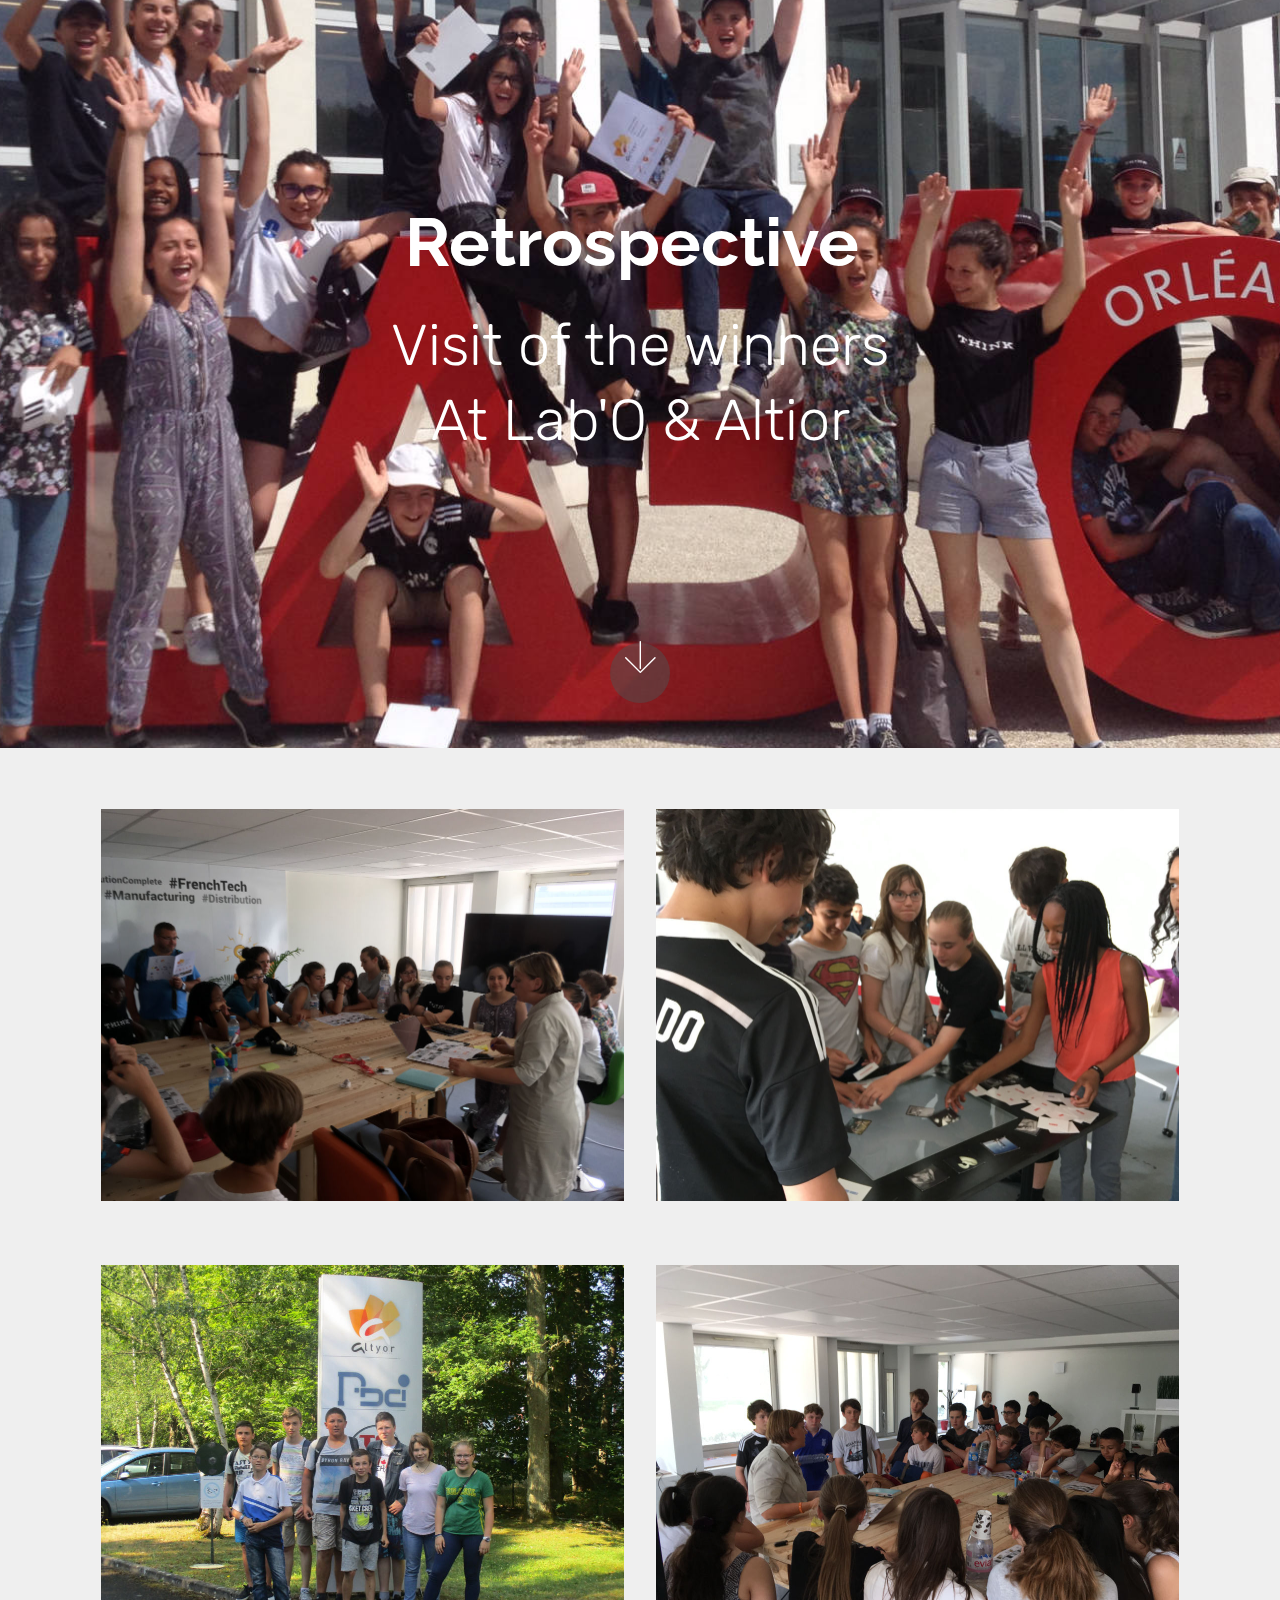
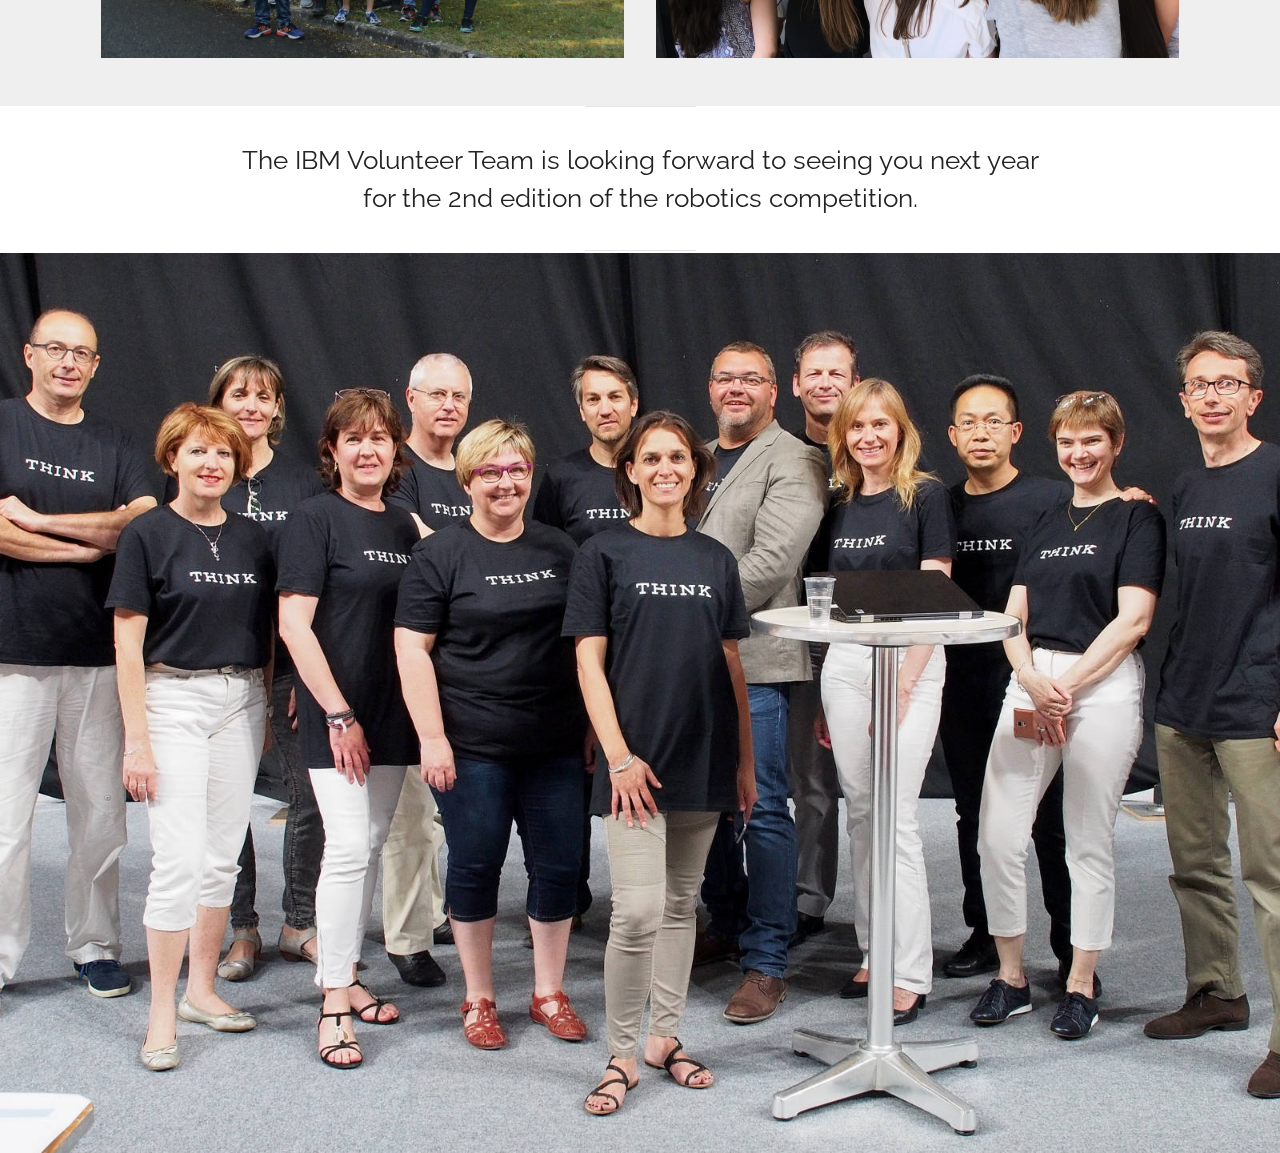
<file: page6.html>
<!DOCTYPE html>
<html >
<head>
  <!-- Site made with Mobirise Website Builder v4.8.10, https://mobirise.com -->
  <meta charset="UTF-8">
  <meta http-equiv="X-UA-Compatible" content="IE=edge">
  <meta name="generator" content="Mobirise v4.8.10, mobirise.com">
  <meta name="viewport" content="width=device-width, initial-scale=1, minimum-scale=1">
  <link rel="shortcut icon" href="assets/images/3-logos-bis-122x38.png" type="image/x-icon">
  <meta name="description" content="Site Builder Description">
  <title>1st Edition 2016-2017 English</title>
  <link rel="stylesheet" href="assets/web/assets/mobirise-icons/mobirise-icons.css">
  <link rel="stylesheet" href="assets/tether/tether.min.css">
  <link rel="stylesheet" href="assets/bootstrap/css/bootstrap.min.css">
  <link rel="stylesheet" href="assets/bootstrap/css/bootstrap-grid.min.css">
  <link rel="stylesheet" href="assets/bootstrap/css/bootstrap-reboot.min.css">
  <link rel="stylesheet" href="assets/dropdown/css/style.css">
  <link rel="stylesheet" href="assets/theme/css/style.css">
  <link rel="stylesheet" href="assets/gallery/style.css">
  <link rel="stylesheet" href="assets/mobirise/css/mbr-additional.css" type="text/css">
  
  
  
</head>
<body>
  <section class="menu cid-rfpJPuwtx1" once="menu" id="menu2-50">

    

    <nav class="navbar navbar-expand beta-menu navbar-dropdown align-items-center navbar-fixed-top navbar-toggleable-sm">
        <button class="navbar-toggler navbar-toggler-right" type="button" data-toggle="collapse" data-target="#navbarSupportedContent" aria-controls="navbarSupportedContent" aria-expanded="false" aria-label="Toggle navigation">
            <div class="hamburger">
                <span></span>
                <span></span>
                <span></span>
                <span></span>
            </div>
        </button>
        <div class="menu-logo">
            <div class="navbar-brand">
                <span class="navbar-logo">
                    <a href="index.html">
                        <img src="assets/images/3-logos-bis-122x38.png" alt="Mobirise" title="" style="height: 3.8rem;">
                    </a>
                </span>
                
            </div>
        </div>
        <div class="collapse navbar-collapse" id="navbarSupportedContent">
            <ul class="navbar-nav nav-dropdown nav-right" data-app-modern-menu="true"><li class="nav-item dropdown"><a class="nav-link link text-black dropdown-toggle display-4" href="index.html" aria-expanded="false" data-toggle="dropdown-submenu">&nbsp;Editions version française&nbsp;</a><div class="dropdown-menu"><a class="text-black dropdown-item display-4" href="index.html" aria-expanded="false">4ème Edition 2019-2020</a><a class="text-black dropdown-item display-4" href="1.html" aria-expanded="false">3ème Edition 2018-2019</a><a class="text-black dropdown-item display-4" href="page3.html" aria-expanded="false">2ème Edition 2017-2018</a><a class="text-black dropdown-item display-4" href="page5.html" aria-expanded="false">1ère Edition 2016-2017</a></div></li><li class="nav-item dropdown open"><a class="nav-link link text-black dropdown-toggle display-4" href="page5.html" aria-expanded="true" data-toggle="dropdown-submenu">English version editions</a><div class="dropdown-menu"><a class="text-black dropdown-item display-4" href="page2.html" aria-expanded="false">3rd Edition 2018-2019</a><a class="text-black dropdown-item display-4" href="page4.html" aria-expanded="false">2nd Edition 2017-2018</a><a class="text-black dropdown-item display-4" href="page6.html" aria-expanded="false">1st Edition 2016-2017</a></div></li></ul>
            
        </div>
    </nav>
</section>

<section class="engine"><a href="https://mobirise.info/r">free bootstrap templates</a></section><section class="header6 cid-rfpKB9CarV mbr-fullscreen mbr-parallax-background" id="header6-5k">

    

    <div class="mbr-overlay" style="opacity: 0.4; background-color: rgb(0, 0, 0);">
    </div>

    <div class="container">
        <div class="row justify-content-md-center">
            <div class="mbr-white col-md-10">
                <h1 class="mbr-section-title align-center mbr-bold pb-3 mbr-fonts-style display-1">ROBOTICS COMPETITION&nbsp;</h1>
                <p class="mbr-text align-center pb-3 mbr-fonts-style display-2">
                    Introduction to Programming&nbsp;<br>2016 - 2017</p>
                
            </div>
        </div>
    </div>

    <div class="mbr-arrow hidden-sm-down" aria-hidden="true">
        <a href="#next">
            <i class="mbri-down mbr-iconfont"></i>
        </a>
    </div>
</section>

<section class="mbr-section content4 cid-rfpKCiHwVx" id="content4-5l">

    

    <div class="container">
        <div class="media-container-row">
            <div class="title col-12 col-md-8">
                <h2 class="align-center pb-3 mbr-fonts-style display-2">Educational project</h2>
                <h3 class="mbr-section-subtitle align-center mbr-light mbr-fonts-style display-5">8 junior-high Schools<div>&nbsp;</div><div>Approximatively 300 students spread across 36 teams</div><div><br></div><div>from September 2016 to June 2017</div><div><br></div><div>Partnership with the Orléans City Hall<br><br><div><br></div></div></h3>
                
            </div>
        </div>
    </div>
</section>

<section class="mbr-section article content9 cid-rfpKDPDATU" id="content9-5m">
    
     

    <div class="container">
        <div class="inner-container" style="width: 100%;">
            <hr class="line" style="width: 25%;">
            <div class="section-text align-center mbr-fonts-style display-5">The overall target of the project is to get students to reflect on the value of digital and Enginneering domains, too rarely selected by girls.</div>
            <hr class="line" style="width: 25%;">
        </div>
        </div>
</section>

<section class="features4 cid-rfpKFzfgPz" id="features4-5n">
    
         

    
    <div class="container">
        <div class="media-container-row">
            <div class="card p-3 col-12 col-md-6">
                <div class="card-wrapper media-container-row media-container-row">
                    <div class="card-box">
                        <h4 class="card-title pb-3 mbr-fonts-style display-5">Interest&nbsp;</h4>
                        <p class="mbr-text mbr-fonts-style display-7">- Learn to be part of team and work remotely&nbsp;<br>- Communication skills: Use of common tools (IBM community server dedicated to the project).&nbsp;<br>- Document the work done.<br><br><br><br></p>
                    </div>
                </div>
            </div>

            <div class="card p-3 col-12 col-md-6 col-12 col-md-6">
                <div class="card-wrapper media-container-row">
                    <div class="card-box">
                        <h4 class="card-title pb-3 mbr-fonts-style display-5">Objectives&nbsp;</h4>
                        <p class="mbr-text mbr-fonts-style display-7">&nbsp;From September to June:<br>- Build a robot.<br>- Program the robot for the race : follow a predefined path and shoot at the targets.<br>- Maintain a blog up-to-date with the project status.&nbsp;<br>- Document the project and prepare the final oral presentation.&nbsp;<br><br></p>
                    </div>
                </div>
            </div>

            

            
        </div>
    </div>
</section>

<section class="features2 cid-rfpLSiUWzc" id="features2-5w">

    

    
    
    <div class="container">
        <div class="media-container-row">
            <div class="card p-3 col-12 col-md-6 col-lg-4">
                <div class="card-wrapper">
                    <div class="card-img">
                        <img src="assets/images/lego2-634x512.png" alt="Mobirise" title="">
                    </div>
                    <div class="card-box">
                        <h4 class="card-title pb-3 mbr-fonts-style display-7">&nbsp;Lego box</h4>
                        
                    </div>
                </div>
            </div>

            <div class="card p-3 col-12 col-md-6 col-lg-4">
                <div class="card-wrapper">
                    <div class="card-img">
                        <img src="assets/images/parcours2-638x512.png" alt="Mobirise" title="">
                    </div>
                    <div class="card-box ">
                        <h4 class="card-title pb-3 mbr-fonts-style display-7">Race track&nbsp;</h4>
                        
                    </div>
                </div>
            </div>

            <div class="card p-3 col-12 col-md-6 col-lg-4">
                <div class="card-wrapper">
                    <div class="card-img">
                        <img src="assets/images/programmation2-638x512.png" alt="Mobirise" title="">
                    </div>
                    <div class="card-box">
                        <h4 class="card-title pb-3 mbr-fonts-style display-7">Programming</h4>
                        
                    </div>
                </div>
            </div>

            
        </div>
    </div>
</section>

<section class="mbr-section article content9 cid-rfpKI9esZP" id="content9-5o">
    
     

    <div class="container">
        <div class="inner-container" style="width: 100%;">
            <hr class="line" style="width: 25%;">
            <div class="section-text align-center mbr-fonts-style display-5">List of participating junior-high schools taking part to a one-day competition (details below):&nbsp;</div>
            <hr class="line" style="width: 25%;">
        </div>
        </div>
</section>

<section class="mbr-section article content11 cid-rfpJPykxHz" id="content11-56">
     

    <div class="container">
        <div class="media-container-row">
            <div class="mbr-text counter-container col-12 col-md-8 mbr-fonts-style display-7">
                <ol>
                    <li>Condorcet – Fleury les Aubrais &nbsp; &nbsp; &nbsp; &nbsp; &nbsp;&nbsp;</li><li>Dunois – Orléans &nbsp; &nbsp; &nbsp; &nbsp; &nbsp; &nbsp; &nbsp; &nbsp; &nbsp; &nbsp; &nbsp; &nbsp; &nbsp;&nbsp;</li><li>Goupil - Beaugency&nbsp;</li><li>La Forêt – Trainou&nbsp;</li><li>Mendes France – Chécy&nbsp;</li><li>Montabuzard - Ingré&nbsp;</li><li>Prévert - Saint Jean le Blanc</li><li>Val de Loire - Saint Denis en Val</li>
                </ol>
            </div>
        </div>
    </div>
</section>

<section class="cid-rfpKXtopkl mbr-fullscreen" id="header2-5p">

    

    

    <div class="container align-center">
        <div class="row justify-content-md-center">
            <div class="mbr-white col-md-10">
                <h1 class="mbr-section-title mbr-bold pb-3 mbr-fonts-style display-1">Retrospective&nbsp;</h1>
                <h3 class="mbr-section-subtitle align-center mbr-light pb-3 mbr-fonts-style display-2">June 13th - 2017<br>Palais des Sports d'Orléans</h3>
                
                
            </div>
        </div>
    </div>
    <div class="mbr-arrow hidden-sm-down" aria-hidden="true">
        <a href="#next">
            <i class="mbri-down mbr-iconfont"></i>
        </a>
    </div>
</section>

<section class="mbr-section content4 cid-rfpL2JvhHC" id="content4-5q">

    

    <div class="container">
        <div class="media-container-row">
            <div class="title col-12 col-md-8">
                <h2 class="align-center pb-3 mbr-fonts-style display-2">Qualification and final phases&nbsp;</h2>
                <h3 class="mbr-section-subtitle align-center mbr-light mbr-fonts-style display-5">All 36 teams compete.<div>1 team per school remained for the final race<span style="font-size: 1.6rem;">.</span><span style="font-size: 1.6rem;">&nbsp;</span></div></h3>
                
            </div>
        </div>
    </div>
</section>

<section class="mbr-gallery mbr-slider-carousel cid-rfpJPzKzSY" id="gallery3-59">

    

    <div>
        <div><!-- Filter --><!-- Gallery --><div class="mbr-gallery-row"><div class="mbr-gallery-layout-default"><div><div><div class="mbr-gallery-item mbr-gallery-item--p4" data-video-url="false" data-tags="Impressionnant"><div href="#lb-gallery3-59" data-slide-to="0" data-toggle="modal"><img src="assets/images/35279791746-17e731c60d-z-640x427-640x427.jpg" alt="" title=""><span class="icon-focus"></span></div></div><div class="mbr-gallery-item mbr-gallery-item--p4" data-video-url="false" data-tags="Adaptatif"><div href="#lb-gallery3-59" data-slide-to="1" data-toggle="modal"><img src="assets/images/35153133672-e0c7578a47-z-640x427-640x427.jpg" alt="" title=""><span class="icon-focus"></span></div></div><div class="mbr-gallery-item mbr-gallery-item--p4" data-video-url="false" data-tags="Créatif"><div href="#lb-gallery3-59" data-slide-to="2" data-toggle="modal"><img src="assets/images/35190176131-52d4105997-z-640x427-640x427.jpg" alt="" title=""><span class="icon-focus"></span></div></div><div class="mbr-gallery-item mbr-gallery-item--p4" data-video-url="false" data-tags="Animé"><div href="#lb-gallery3-59" data-slide-to="3" data-toggle="modal"><img src="assets/images/35153263712-ed2242fd57-z-640x427-640x427.jpg" alt="" title=""><span class="icon-focus"></span></div></div><div class="mbr-gallery-item mbr-gallery-item--p4" data-video-url="false" data-tags="Impressionnant"><div href="#lb-gallery3-59" data-slide-to="4" data-toggle="modal"><img src="assets/images/34509691863-9f533512d8-z-640x427-640x427.jpg" alt="" title=""><span class="icon-focus"></span></div></div><div class="mbr-gallery-item mbr-gallery-item--p4" data-video-url="false" data-tags="Impressionnant"><div href="#lb-gallery3-59" data-slide-to="5" data-toggle="modal"><img src="assets/images/34476450904-bbdeb8f627-z-640x427-640x427.jpg" alt="" title=""><span class="icon-focus"></span></div></div></div></div><div class="clearfix"></div></div></div><!-- Lightbox --><div data-app-prevent-settings="" class="mbr-slider modal fade carousel slide" tabindex="-1" data-keyboard="true" data-interval="false" id="lb-gallery3-59"><div class="modal-dialog"><div class="modal-content"><div class="modal-body"><div class="carousel-inner"><div class="carousel-item"><img src="assets/images/35279791746-17e731c60d-z-640x427.jpg" alt="" title=""></div><div class="carousel-item"><img src="assets/images/35153133672-e0c7578a47-z-640x427.jpg" alt="" title=""></div><div class="carousel-item"><img src="assets/images/35190176131-52d4105997-z-640x427.jpg" alt="" title=""></div><div class="carousel-item"><img src="assets/images/35153263712-ed2242fd57-z-640x427.jpg" alt="" title=""></div><div class="carousel-item"><img src="assets/images/34509691863-9f533512d8-z-640x427.jpg" alt="" title=""></div><div class="carousel-item active"><img src="assets/images/34476450904-bbdeb8f627-z-640x427.jpg" alt="" title=""></div></div><a class="carousel-control carousel-control-prev" role="button" data-slide="prev" href="#lb-gallery3-59"><span class="mbri-left mbr-iconfont" aria-hidden="true"></span><span class="sr-only">Previous</span></a><a class="carousel-control carousel-control-next" role="button" data-slide="next" href="#lb-gallery3-59"><span class="mbri-right mbr-iconfont" aria-hidden="true"></span><span class="sr-only">Next</span></a><a class="close" href="#" role="button" data-dismiss="modal"><span class="sr-only">Close</span></a></div></div></div></div></div>
    </div>

</section>

<section class="mbr-section content4 cid-rfpL946TRa" id="content4-5r">

    

    <div class="container">
        <div class="media-container-row">
            <div class="title col-12 col-md-8">
                <h2 class="align-center pb-3 mbr-fonts-style display-2">Graduation ceremony&nbsp;&nbsp;</h2>
                <h3 class="mbr-section-subtitle align-center mbr-light mbr-fonts-style display-5">Prize giving to delighted students</h3>
                
            </div>
        </div>
    </div>
</section>

<section class="features2 cid-rfpJPB2LIl" id="features2-5b">

    

    
    
    <div class="container">
        <div class="media-container-row">
            <div class="card p-3 col-12 col-md-6">
                <div class="card-wrapper">
                    <div class="card-img">
                        <img src="assets/images/35190260081-8561b8ebb1-z-640x426.jpg" alt="Mobirise" title="">
                    </div>
                    <div class="card-box">
                        
                        
                    </div>
                </div>
            </div>

            <div class="card p-3 col-12 col-md-6">
                <div class="card-wrapper">
                    <div class="card-img">
                        <img src="assets/images/35189599271-c927944cab-z-1-640x427.jpg" alt="Mobirise" title="">
                    </div>
                    <div class="card-box ">
                        
                        
                    </div>
                </div>
            </div>

            

            
        </div>
    </div>
</section>

<section class="features2 cid-rfpJPC43y2" id="features2-5c">

    

    
    
    <div class="container">
        <div class="media-container-row">
            <div class="card p-3 col-12 col-md-6">
                <div class="card-wrapper">
                    <div class="card-img">
                        <img src="assets/images/34508987033-b4d5fd655f-z-640x480.jpg" alt="Mobirise" title="">
                    </div>
                    <div class="card-box">
                        
                        
                    </div>
                </div>
            </div>

            <div class="card p-3 col-12 col-md-6">
                <div class="card-wrapper">
                    <div class="card-img">
                        <img src="assets/images/35219544851-61855e81a8-z-640x480.jpg" alt="Mobirise" title="">
                    </div>
                    <div class="card-box ">
                        
                        
                    </div>
                </div>
            </div>

            

            
        </div>
    </div>
</section>

<section class="mbr-section content4 cid-rfpLeLu35z" id="content4-5s">

    

    <div class="container">
        <div class="media-container-row">
            <div class="title col-12 col-md-8">
                <h2 class="align-center pb-3 mbr-fonts-style display-2">The winners</h2>
                
                
            </div>
        </div>
    </div>
</section>

<section class="mbr-section article content12 cid-rfpLfkywRc" id="content12-5t">
     

    <div class="container">
        <div class="media-container-row">
            <div class="mbr-text counter-container col-12 col-md-8 mbr-fonts-style display-7">
                <div><strong><br></strong></div><ul>
                    <li><strong>Best blog:</strong>&nbsp;(collège Dunois, Orléans),</li><li><strong>Best program:&nbsp;</strong>&nbsp;(collège de la Forêt, Trainou),</li><li><strong>Best course:</strong>&nbsp;(collège Dunois, Orléans),&nbsp;</li><li><strong>Best project documentation:</strong> (collège Dunois, Orléans),</li><li><strong>Special &nbsp;Jury Prize: &nbsp;</strong>(collège Prévert, Saint-Jean-le-Blanc).</li>
                </ul>
            </div>
        </div>
    </div>
</section>

<section class="cid-rfpLl0ICRD mbr-fullscreen" id="header2-5u">

    

    

    <div class="container align-center">
        <div class="row justify-content-md-center">
            <div class="mbr-white col-md-10">
                <h1 class="mbr-section-title mbr-bold pb-3 mbr-fonts-style display-1"><br><br>Retrospective&nbsp;</h1>
                <h3 class="mbr-section-subtitle align-center mbr-light pb-3 mbr-fonts-style display-2">Visit of the winners<div>At Lab'O &amp; Altior<br><br></div></h3>
                
                
            </div>
        </div>
    </div>
    <div class="mbr-arrow hidden-sm-down" aria-hidden="true">
        <a href="#next">
            <i class="mbri-down mbr-iconfont"></i>
        </a>
    </div>
</section>

<section class="features2 cid-rfpJPFk3YR" id="features2-5g">

    

    
    
    <div class="container">
        <div class="media-container-row">
            <div class="card p-3 col-12 col-md-6">
                <div class="card-wrapper">
                    <div class="card-img">
                        <img src="assets/images/img-0032-1-1046x785.jpg" alt="Mobirise" title="">
                    </div>
                    <div class="card-box">
                        
                        
                    </div>
                </div>
            </div>

            <div class="card p-3 col-12 col-md-6">
                <div class="card-wrapper">
                    <div class="card-img">
                        <img src="assets/images/img-23-1046x785.jpg" alt="Mobirise" title="">
                    </div>
                    <div class="card-box ">
                        
                        
                    </div>
                </div>
            </div>

            

            
        </div>
    </div>
</section>

<section class="features2 cid-rfpJPHz6uc" id="features2-5h">

    

    
    
    <div class="container">
        <div class="media-container-row">
            <div class="card p-3 col-12 col-md-6">
                <div class="card-wrapper">
                    <div class="card-img">
                        <img src="assets/images/eleves-de-trainou-en-visite-chez-altyor-4-1046x785.jpg" alt="Mobirise" title="">
                    </div>
                    <div class="card-box">
                        
                        
                    </div>
                </div>
            </div>

            <div class="card p-3 col-12 col-md-6">
                <div class="card-wrapper">
                    <div class="card-img">
                        <img src="assets/images/img-0028-1-1046x785.jpg" alt="Mobirise" title="">
                    </div>
                    <div class="card-box ">
                        
                        
                    </div>
                </div>
            </div>

            

            
        </div>
    </div>
</section>

<section class="mbr-section article content9 cid-rfpLpL3W4O" id="content9-5v">
    
     

    <div class="container">
        <div class="inner-container" style="width: 100%;">
            <hr class="line" style="width: 10%;">
            <div class="section-text align-center mbr-fonts-style display-5">The IBM Volunteer Team is looking forward to seeing you next year<div>for the 2nd edition of the robotics competition.</div></div>
            <hr class="line" style="width: 10%;">
        </div>
        </div>
</section>

<section class="cid-rfpJPIO3AC mbr-fullscreen" id="header2-5j">

    

    

    <div class="container align-center">
        <div class="row justify-content-md-center">
            <div class="mbr-white col-md-10">
                
                
                
                
            </div>
        </div>
    </div>
    
</section>


  <script src="assets/web/assets/jquery/jquery.min.js"></script>
  <script src="assets/popper/popper.min.js"></script>
  <script src="assets/tether/tether.min.js"></script>
  <script src="assets/bootstrap/js/bootstrap.min.js"></script>
  <script src="assets/smoothscroll/smooth-scroll.js"></script>
  <script src="assets/dropdown/js/script.min.js"></script>
  <script src="assets/touchswipe/jquery.touch-swipe.min.js"></script>
  <script src="assets/vimeoplayer/jquery.mb.vimeo_player.js"></script>
  <script src="assets/masonry/masonry.pkgd.min.js"></script>
  <script src="assets/imagesloaded/imagesloaded.pkgd.min.js"></script>
  <script src="assets/bootstrapcarouselswipe/bootstrap-carousel-swipe.js"></script>
  <script src="assets/parallax/jarallax.min.js"></script>
  <script src="assets/theme/js/script.js"></script>
  <script src="assets/gallery/player.min.js"></script>
  <script src="assets/gallery/script.js"></script>
  <script src="assets/slidervideo/script.js"></script>
  
  
</body>
</html>
</file>
<file: assets/web/assets/mobirise-icons/mobirise-icons.css>
@font-face {
  font-family: 'MobiriseIcons';
  src:  url('mobirise-icons.eot?spat4u');
  src:  url('mobirise-icons.eot?spat4u#iefix') format('embedded-opentype'),
    url('mobirise-icons.ttf?spat4u') format('truetype'),
    url('mobirise-icons.woff?spat4u') format('woff'),
    url('mobirise-icons.svg?spat4u#MobiriseIcons') format('svg');
  font-weight: normal;
  font-style: normal;
}

[class^="mbri-"], [class*=" mbri-"] {
  /* use !important to prevent issues with browser extensions that change fonts */
  font-family: MobiriseIcons !important;
  speak: none;
  font-style: normal;
  font-weight: normal;
  font-variant: normal;
  text-transform: none;
  line-height: 1;

  /* Better Font Rendering =========== */
  -webkit-font-smoothing: antialiased;
  -moz-osx-font-smoothing: grayscale;
}

.mbri-add-submenu:before {
  content: "\e900";
}
.mbri-alert:before {
  content: "\e901";
}
.mbri-align-center:before {
  content: "\e902";
}
.mbri-align-justify:before {
  content: "\e903";
}
.mbri-align-left:before {
  content: "\e904";
}
.mbri-align-right:before {
  content: "\e905";
}
.mbri-android:before {
  content: "\e906";
}
.mbri-apple:before {
  content: "\e907";
}
.mbri-arrow-down:before {
  content: "\e908";
}
.mbri-arrow-next:before {
  content: "\e909";
}
.mbri-arrow-prev:before {
  content: "\e90a";
}
.mbri-arrow-up:before {
  content: "\e90b";
}
.mbri-bold:before {
  content: "\e90c";
}
.mbri-bookmark:before {
  content: "\e90d";
}
.mbri-bootstrap:before {
  content: "\e90e";
}
.mbri-briefcase:before {
  content: "\e90f";
}
.mbri-browse:before {
  content: "\e910";
}
.mbri-bulleted-list:before {
  content: "\e911";
}
.mbri-calendar:before {
  content: "\e912";
}
.mbri-camera:before {
  content: "\e913";
}
.mbri-cart-add:before {
  content: "\e914";
}
.mbri-cart-full:before {
  content: "\e915";
}
.mbri-cash:before {
  content: "\e916";
}
.mbri-change-style:before {
  content: "\e917";
}
.mbri-chat:before {
  content: "\e918";
}
.mbri-clock:before {
  content: "\e919";
}
.mbri-close:before {
  content: "\e91a";
}
.mbri-cloud:before {
  content: "\e91b";
}
.mbri-code:before {
  content: "\e91c";
}
.mbri-contact-form:before {
  content: "\e91d";
}
.mbri-credit-card:before {
  content: "\e91e";
}
.mbri-cursor-click:before {
  content: "\e91f";
}
.mbri-cust-feedback:before {
  content: "\e920";
}
.mbri-database:before {
  content: "\e921";
}
.mbri-delivery:before {
  content: "\e922";
}
.mbri-desktop:before {
  content: "\e923";
}
.mbri-devices:before {
  content: "\e924";
}
.mbri-down:before {
  content: "\e925";
}
.mbri-download:before {
  content: "\e989";
}
.mbri-drag-n-drop:before {
  content: "\e927";
}
.mbri-drag-n-drop2:before {
  content: "\e928";
}
.mbri-edit:before {
  content: "\e929";
}
.mbri-edit2:before {
  content: "\e92a";
}
.mbri-error:before {
  content: "\e92b";
}
.mbri-extension:before {
  content: "\e92c";
}
.mbri-features:before {
  content: "\e92d";
}
.mbri-file:before {
  content: "\e92e";
}
.mbri-flag:before {
  content: "\e92f";
}
.mbri-folder:before {
  content: "\e930";
}
.mbri-gift:before {
  content: "\e931";
}
.mbri-github:before {
  content: "\e932";
}
.mbri-globe:before {
  content: "\e933";
}
.mbri-globe-2:before {
  content: "\e934";
}
.mbri-growing-chart:before {
  content: "\e935";
}
.mbri-hearth:before {
  content: "\e936";
}
.mbri-help:before {
  content: "\e937";
}
.mbri-home:before {
  content: "\e938";
}
.mbri-hot-cup:before {
  content: "\e939";
}
.mbri-idea:before {
  content: "\e93a";
}
.mbri-image-gallery:before {
  content: "\e93b";
}
.mbri-image-slider:before {
  content: "\e93c";
}
.mbri-info:before {
  content: "\e93d";
}
.mbri-italic:before {
  content: "\e93e";
}
.mbri-key:before {
  content: "\e93f";
}
.mbri-laptop:before {
  content: "\e940";
}
.mbri-layers:before {
  content: "\e941";
}
.mbri-left-right:before {
  content: "\e942";
}
.mbri-left:before {
  content: "\e943";
}
.mbri-letter:before {
  content: "\e944";
}
.mbri-like:before {
  content: "\e945";
}
.mbri-link:before {
  content: "\e946";
}
.mbri-lock:before {
  content: "\e947";
}
.mbri-login:before {
  content: "\e948";
}
.mbri-logout:before {
  content: "\e949";
}
.mbri-magic-stick:before {
  content: "\e94a";
}
.mbri-map-pin:before {
  content: "\e94b";
}
.mbri-menu:before {
  content: "\e94c";
}
.mbri-mobile:before {
  content: "\e94d";
}
.mbri-mobile2:before {
  content: "\e94e";
}
.mbri-mobirise:before {
  content: "\e94f";
}
.mbri-more-horizontal:before {
  content: "\e950";
}
.mbri-more-vertical:before {
  content: "\e951";
}
.mbri-music:before {
  content: "\e952";
}
.mbri-new-file:before {
  content: "\e953";
}
.mbri-numbered-list:before {
  content: "\e954";
}
.mbri-opened-folder:before {
  content: "\e955";
}
.mbri-pages:before {
  content: "\e956";
}
.mbri-paper-plane:before {
  content: "\e957";
}
.mbri-paperclip:before {
  content: "\e958";
}
.mbri-photo:before {
  content: "\e959";
}
.mbri-photos:before {
  content: "\e95a";
}
.mbri-pin:before {
  content: "\e95b";
}
.mbri-play:before {
  content: "\e95c";
}
.mbri-plus:before {
  content: "\e95d";
}
.mbri-preview:before {
  content: "\e95e";
}
.mbri-print:before {
  content: "\e95f";
}
.mbri-protect:before {
  content: "\e960";
}
.mbri-question:before {
  content: "\e961";
}
.mbri-quote-left:before {
  content: "\e962";
}
.mbri-quote-right:before {
  content: "\e963";
}
.mbri-refresh:before {
  content: "\e964";
}
.mbri-responsive:before {
  content: "\e965";
}
.mbri-right:before {
  content: "\e966";
}
.mbri-rocket:before {
  content: "\e967";
}
.mbri-sad-face:before {
  content: "\e968";
}
.mbri-sale:before {
  content: "\e969";
}
.mbri-save:before {
  content: "\e96a";
}
.mbri-search:before {
  content: "\e96b";
}
.mbri-setting:before {
  content: "\e96c";
}
.mbri-setting2:before {
  content: "\e96d";
}
.mbri-setting3:before {
  content: "\e96e";
}
.mbri-share:before {
  content: "\e96f";
}
.mbri-shopping-bag:before {
  content: "\e970";
}
.mbri-shopping-basket:before {
  content: "\e971";
}
.mbri-shopping-cart:before {
  content: "\e972";
}
.mbri-sites:before {
  content: "\e973";
}
.mbri-smile-face:before {
  content: "\e974";
}
.mbri-speed:before {
  content: "\e975";
}
.mbri-star:before {
  content: "\e976";
}
.mbri-success:before {
  content: "\e977";
}
.mbri-sun:before {
  content: "\e978";
}
.mbri-sun2:before {
  content: "\e979";
}
.mbri-tablet:before {
  content: "\e97a";
}
.mbri-tablet-vertical:before {
  content: "\e97b";
}
.mbri-target:before {
  content: "\e97c";
}
.mbri-timer:before {
  content: "\e97d";
}
.mbri-to-ftp:before {
  content: "\e97e";
}
.mbri-to-local-drive:before {
  content: "\e97f";
}
.mbri-touch-swipe:before {
  content: "\e980";
}
.mbri-touch:before {
  content: "\e981";
}
.mbri-trash:before {
  content: "\e982";
}
.mbri-underline:before {
  content: "\e983";
}
.mbri-unlink:before {
  content: "\e984";
}
.mbri-unlock:before {
  content: "\e985";
}
.mbri-up-down:before {
  content: "\e986";
}
.mbri-up:before {
  content: "\e987";
}
.mbri-update:before {
  content: "\e988";
}
.mbri-upload:before {
 content: "\e926"; 
}
.mbri-user:before {
  content: "\e98a";
}
.mbri-user2:before {
  content: "\e98b";
}
.mbri-users:before {
  content: "\e98c";
}
.mbri-video:before {
  content: "\e98d";
}
.mbri-video-play:before {
  content: "\e98e";
}
.mbri-watch:before {
  content: "\e98f";
}
.mbri-website-theme:before {
  content: "\e990";
}
.mbri-wifi:before {
  content: "\e991";
}
.mbri-windows:before {
  content: "\e992";
}
.mbri-zoom-out:before {
  content: "\e993";
}
.mbri-redo:before {
  content: "\e994";
}
.mbri-undo:before {
  content: "\e995";
}
</file>
<file: assets/dropdown/css/style.css>
.navbar-dropdown {
  left: 0;
  padding: 0;
  position: absolute;
  right: 0;
  top: 0;
  transition: all 0.45s ease;
  z-index: 1030;
  background: #282828; }
  .navbar-dropdown .navbar-logo {
    margin-right: 0.8rem;
    transition: margin 0.3s ease-in-out;
    vertical-align: middle; }
    .navbar-dropdown .navbar-logo img {
      height: 3.125rem;
      transition: all 0.3s ease-in-out; }
    .navbar-dropdown .navbar-logo.mbr-iconfont {
      font-size: 3.125rem;
      line-height: 3.125rem; }
  .navbar-dropdown .navbar-caption {
    font-weight: 700;
    white-space: normal;
    vertical-align: -4px;
    line-height: 3.125rem !important; }
    .navbar-dropdown .navbar-caption, .navbar-dropdown .navbar-caption:hover {
      color: inherit;
      text-decoration: none; }
  .navbar-dropdown .mbr-iconfont + .navbar-caption {
    vertical-align: -1px; }
  .navbar-dropdown.navbar-fixed-top {
    position: fixed; }
  .navbar-dropdown .navbar-brand span {
    vertical-align: -4px; }
  .navbar-dropdown.bg-color.transparent {
    background: none; }
  .navbar-dropdown.navbar-short .navbar-brand {
    padding: 0.625rem 0; }
    .navbar-dropdown.navbar-short .navbar-brand span {
      vertical-align: -1px; }
  .navbar-dropdown.navbar-short .navbar-caption {
    line-height: 2.375rem !important;
    vertical-align: -2px; }
  .navbar-dropdown.navbar-short .navbar-logo {
    margin-right: 0.5rem; }
    .navbar-dropdown.navbar-short .navbar-logo img {
      height: 2.375rem; }
    .navbar-dropdown.navbar-short .navbar-logo.mbr-iconfont {
      font-size: 2.375rem;
      line-height: 2.375rem; }
  .navbar-dropdown.navbar-short .mbr-table-cell {
    height: 3.625rem; }
  .navbar-dropdown .navbar-close {
    left: 0.6875rem;
    position: fixed;
    top: 0.75rem;
    z-index: 1000; }
  .navbar-dropdown .hamburger-icon {
    content: "";
    display: inline-block;
    vertical-align: middle;
    width: 16px;
    -webkit-box-shadow: 0 -6px 0 1px #282828,0 0 0 1px #282828,0 6px 0 1px #282828;
    -moz-box-shadow: 0 -6px 0 1px #282828,0 0 0 1px #282828,0 6px 0 1px #282828;
    box-shadow: 0 -6px 0 1px #282828,0 0 0 1px #282828,0 6px 0 1px #282828; }

.dropdown-menu .dropdown-toggle[data-toggle="dropdown-submenu"]::after {
  border-bottom: 0.35em solid transparent;
  border-left: 0.35em solid;
  border-right: 0;
  border-top: 0.35em solid transparent;
  margin-left: 0.3rem; }

.dropdown-menu .dropdown-item:focus {
  outline: 0; }

.nav-dropdown {
  font-size: 0.75rem;
  font-weight: 500;
  height: auto !important; }
  .nav-dropdown .nav-btn {
    padding-left: 1rem; }
  .nav-dropdown .link {
    margin: .667em 1.667em;
    font-weight: 500;
    padding: 0;
    transition: color .2s ease-in-out; }
    .nav-dropdown .link.dropdown-toggle {
      margin-right: 2.583em; }
      .nav-dropdown .link.dropdown-toggle::after {
        margin-left: .25rem;
        border-top: 0.35em solid;
        border-right: 0.35em solid transparent;
        border-left: 0.35em solid transparent;
        border-bottom: 0; }
      .nav-dropdown .link.dropdown-toggle[aria-expanded="true"] {
        margin: 0;
        padding: 0.667em 3.263em  0.667em 1.667em; }
  .nav-dropdown .link::after,
  .nav-dropdown .dropdown-item::after {
    color: inherit; }
  .nav-dropdown .btn {
    font-size: 0.75rem;
    font-weight: 700;
    letter-spacing: 0;
    margin-bottom: 0;
    padding-left: 1.25rem;
    padding-right: 1.25rem; }
  .nav-dropdown .dropdown-menu {
    border-radius: 0;
    border: 0;
    left: 0;
    margin: 0;
    padding-bottom: 1.25rem;
    padding-top: 1.25rem;
    position: relative; }
  .nav-dropdown .dropdown-submenu {
    margin-left: 0.125rem;
    top: 0; }
  .nav-dropdown .dropdown-item {
    font-weight: 500;
    line-height: 2;
    padding: 0.3846em 4.615em 0.3846em 1.5385em;
    position: relative;
    transition: color .2s ease-in-out, background-color .2s ease-in-out; }
    .nav-dropdown .dropdown-item::after {
      margin-top: -0.3077em;
      position: absolute;
      right: 1.1538em;
      top: 50%; }
    .nav-dropdown .dropdown-item:focus, .nav-dropdown .dropdown-item:hover {
      background: none; }

@media (max-width: 767px) {
  .nav-dropdown.navbar-toggleable-sm {
    bottom: 0;
    display: none;
    left: 0;
    overflow-x: hidden;
    position: fixed;
    top: 0;
    transform: translateX(-100%);
    -ms-transform: translateX(-100%);
    -webkit-transform: translateX(-100%);
    width: 18.75rem;
    z-index: 999; } }
.nav-dropdown.navbar-toggleable-xl {
  bottom: 0;
  display: none;
  left: 0;
  overflow-x: hidden;
  position: fixed;
  top: 0;
  transform: translateX(-100%);
  -ms-transform: translateX(-100%);
  -webkit-transform: translateX(-100%);
  width: 18.75rem;
  z-index: 999; }

.nav-dropdown-sm {
  display: block !important;
  overflow-x: hidden;
  overflow: auto;
  padding-top: 3.875rem; }
  .nav-dropdown-sm::after {
    content: "";
    display: block;
    height: 3rem;
    width: 100%; }
  .nav-dropdown-sm.collapse.in ~ .navbar-close {
    display: block !important; }
  .nav-dropdown-sm.collapsing, .nav-dropdown-sm.collapse.in {
    transform: translateX(0);
    -ms-transform: translateX(0);
    -webkit-transform: translateX(0);
    transition: all 0.25s ease-out;
    -webkit-transition: all 0.25s ease-out;
    background: #282828; }
  .nav-dropdown-sm.collapsing[aria-expanded="false"] {
    transform: translateX(-100%);
    -ms-transform: translateX(-100%);
    -webkit-transform: translateX(-100%); }
  .nav-dropdown-sm .nav-item {
    display: block;
    margin-left: 0 !important;
    padding-left: 0; }
  .nav-dropdown-sm .link,
  .nav-dropdown-sm .dropdown-item {
    border-top: 1px dotted rgba(255, 255, 255, 0.1);
    font-size: 0.8125rem;
    line-height: 1.6;
    margin: 0 !important;
    padding: 0.875rem 2.4rem 0.875rem 1.5625rem !important;
    position: relative;
    white-space: normal; }
    .nav-dropdown-sm .link:focus, .nav-dropdown-sm .link:hover,
    .nav-dropdown-sm .dropdown-item:focus,
    .nav-dropdown-sm .dropdown-item:hover {
      background: rgba(0, 0, 0, 0.2) !important;
      color: #c0a375; }
  .nav-dropdown-sm .nav-btn {
    position: relative;
    padding: 1.5625rem 1.5625rem 0 1.5625rem; }
    .nav-dropdown-sm .nav-btn::before {
      border-top: 1px dotted rgba(255, 255, 255, 0.1);
      content: "";
      left: 0;
      position: absolute;
      top: 0;
      width: 100%; }
    .nav-dropdown-sm .nav-btn + .nav-btn {
      padding-top: 0.625rem; }
      .nav-dropdown-sm .nav-btn + .nav-btn::before {
        display: none; }
  .nav-dropdown-sm .btn {
    padding: 0.625rem 0; }
  .nav-dropdown-sm .dropdown-toggle[data-toggle="dropdown-submenu"]::after {
    margin-left: .25rem;
    border-top: 0.35em solid;
    border-right: 0.35em solid transparent;
    border-left: 0.35em solid transparent;
    border-bottom: 0; }
  .nav-dropdown-sm .dropdown-toggle[data-toggle="dropdown-submenu"][aria-expanded="true"]::after {
    border-top: 0;
    border-right: 0.35em solid transparent;
    border-left: 0.35em solid transparent;
    border-bottom: 0.35em solid; }
  .nav-dropdown-sm .dropdown-menu {
    margin: 0;
    padding: 0;
    position: relative;
    top: 0;
    left: 0;
    width: 100%;
    border: 0;
    float: none;
    border-radius: 0;
    background: none; }
  .nav-dropdown-sm .dropdown-submenu {
    left: 100%;
    margin-left: 0.125rem;
    margin-top: -1.25rem;
    top: 0; }

.navbar-toggleable-sm .nav-dropdown .dropdown-menu {
  position: absolute; }

.navbar-toggleable-sm .nav-dropdown .dropdown-submenu {
  left: 100%;
  margin-left: 0.125rem;
  margin-top: -1.25rem;
  top: 0; }

.navbar-toggleable-sm.opened .nav-dropdown .dropdown-menu {
  position: relative; }

.navbar-toggleable-sm.opened .nav-dropdown .dropdown-submenu {
  left: 0;
  margin-left: 00rem;
  margin-top: 0rem;
  top: 0; }

.is-builder .nav-dropdown.collapsing {
  transition: none !important; }

/*# sourceMappingURL=style.css.map */
</file>
<file: assets/theme/css/style.css>
/*!
 * Mobirise v4 theme (https://mobirise.com/)
 * Copyright 2017 Mobirise
 */
section {
  background-color: #eeeeee; }

section,
.container,
.container-fluid {
  position: relative;
  word-wrap: break-word; }

a.mbr-iconfont:hover {
  text-decoration: none; }

.article .lead p, .article .lead ul, .article .lead ol, .article .lead pre, .article .lead blockquote {
  margin-bottom: 0; }

a {
  font-style: normal;
  font-weight: 400;
  cursor: pointer; }
  a, a:hover {
    text-decoration: none; }

figure {
  margin-bottom: 0; }

body {
  color: #232323; }

h1, h2, h3, h4, h5, h6,
.h1, .h2, .h3, .h4, .h5, .h6,
.display-1, .display-2, .display-3, .display-4 {
  line-height: 1;
  word-break: break-word;
  word-wrap: break-word; }

b, strong {
  font-weight: bold; }

blockquote {
  padding: 10px 0 10px 20px;
  position: relative;
  border-left: 2px solid;
  border-color: #ff3366; }

input:-webkit-autofill, input:-webkit-autofill:hover, input:-webkit-autofill:focus, input:-webkit-autofill:active {
  transition-delay: 9999s;
  transition-property: background-color, color; }

textarea[type="hidden"] {
  display: none; }

body {
  position: relative; }

section {
  background-position: 50% 50%;
  background-repeat: no-repeat;
  background-size: cover; }
  section .mbr-background-video,
  section .mbr-background-video-preview {
    position: absolute;
    bottom: 0;
    left: 0;
    right: 0;
    top: 0; }

.hidden {
  visibility: hidden; }

.mbr-z-index20 {
  z-index: 20; }

/*! Base colors */
.mbr-white {
  color: #ffffff; }

.mbr-black {
  color: #000000; }

.mbr-bg-white {
  background-color: #ffffff; }

.mbr-bg-black {
  background-color: #000000; }

/*! Text-aligns */
.align-left {
  text-align: left; }

.align-center {
  text-align: center; }

.align-right {
  text-align: right; }

@media (max-width: 767px) {
  .align-left, .align-center, .align-right, .mbr-section-btn, .mbr-section-title {
    text-align: center; } }
/*! Font-weight  */
.mbr-light {
  font-weight: 300; }

.mbr-regular {
  font-weight: 400; }

.mbr-semibold {
  font-weight: 500; }

.mbr-bold {
  font-weight: 700; }

/*! Media  */
.media-size-item {
  -webkit-flex: 1 1 auto;
  -moz-flex: 1 1 auto;
  -ms-flex: 1 1 auto;
  -o-flex: 1 1 auto;
  flex: 1 1 auto; }

.media-content {
  -webkit-flex-basis: 100%;
  flex-basis: 100%; }

.media-container-row {
  display: -ms-flexbox;
  display: -webkit-flex;
  display: flex;
  -webkit-flex-direction: row;
  -ms-flex-direction: row;
  flex-direction: row;
  -webkit-flex-wrap: wrap;
  -ms-flex-wrap: wrap;
  flex-wrap: wrap;
  -webkit-justify-content: center;
  -ms-flex-pack: center;
  justify-content: center;
  -webkit-align-content: center;
  -ms-flex-line-pack: center;
  align-content: center;
  -webkit-align-items: start;
  -ms-flex-align: start;
  align-items: start; }
  .media-container-row .media-size-item {
    width: 400px; }

.media-container-column {
  display: -ms-flexbox;
  display: -webkit-flex;
  display: flex;
  -webkit-flex-direction: column;
  -ms-flex-direction: column;
  flex-direction: column;
  -webkit-flex-wrap: wrap;
  -ms-flex-wrap: wrap;
  flex-wrap: wrap;
  -webkit-justify-content: center;
  -ms-flex-pack: center;
  justify-content: center;
  -webkit-align-content: center;
  -ms-flex-line-pack: center;
  align-content: center;
  -webkit-align-items: stretch;
  -ms-flex-align: stretch;
  align-items: stretch; }
  .media-container-column > * {
    width: 100%; }

@media (min-width: 992px) {
  .media-container-row {
    -webkit-flex-wrap: nowrap;
    -ms-flex-wrap: nowrap;
    flex-wrap: nowrap; } }
figure {
  overflow: hidden; }

figure[mbr-media-size] {
  transition: width 0.1s; }

.mbr-figure img, .mbr-figure iframe {
  display: block;
  width: 100%; }

.card {
  background-color: transparent;
  border: none; }

.card-img {
  text-align: center;
  flex-shrink: 0; }

.media {
  max-width: 100%;
  margin: 0 auto; }

.mbr-figure {
  -ms-flex-item-align: center;
  -ms-grid-row-align: center;
  -webkit-align-self: center;
  align-self: center; }

.media-container > div {
  max-width: 100%; }

.mbr-figure img, .card-img img {
  width: 100%; }

@media (max-width: 991px) {
  .media-size-item {
    width: auto !important; }

  .media {
    width: auto; }

  .mbr-figure {
    width: 100% !important; } }
/*! Buttons */
.mbr-section-btn {
  margin-left: -.25rem;
  margin-right: -.25rem;
  font-size: 0; }

nav .mbr-section-btn {
  margin-left: 0rem;
  margin-right: 0rem; }

/*! Btn icon margin */
.btn .mbr-iconfont, .btn.btn-sm .mbr-iconfont {
  cursor: pointer;
  margin-right: 0.5rem; }

.btn.btn-md .mbr-iconfont, .btn.btn-md .mbr-iconfont {
  margin-right: 0.8rem; }

.mbr-regular {
  font-weight: 400; }

.mbr-semibold {
  font-weight: 500; }

.mbr-bold {
  font-weight: 700; }

[type="submit"] {
  -webkit-appearance: none; }

/*! Full-screen */
.mbr-fullscreen .mbr-overlay {
  min-height: 100vh; }

.mbr-fullscreen {
  display: flex;
  display: -webkit-flex;
  display: -moz-flex;
  display: -ms-flex;
  display: -o-flex;
  align-items: center;
  -webkit-align-items: center;
  min-height: 100vh;
  padding-top: 3rem;
  padding-bottom: 3rem; }

/*! Map */
.map {
  height: 25rem;
  position: relative; }
  .map iframe {
    width: 100%;
    height: 100%; }

/* Form */
.form-asterisk {
  font-family: initial;
  position: absolute;
  top: -2px;
  font-weight: normal; }

/*! Scroll to top arrow */
.mbr-arrow-up {
  bottom: 25px;
  right: 90px;
  position: fixed;
  text-align: right;
  z-index: 5000;
  color: #ffffff;
  font-size: 32px;
  transform: rotate(180deg);
  -webkit-transform: rotate(180deg); }

.mbr-arrow-up a {
  background: rgba(0, 0, 0, 0.2);
  border-radius: 3px;
  color: #fff;
  display: inline-block;
  height: 60px;
  width: 60px;
  outline-style: none !important;
  position: relative;
  text-decoration: none;
  transition: all .3s ease-in-out;
  cursor: pointer;
  text-align: center; }
  .mbr-arrow-up a:hover {
    background-color: rgba(0, 0, 0, 0.4); }
  .mbr-arrow-up a i {
    line-height: 60px; }

.mbr-arrow-up-icon {
  display: block;
  color: #fff; }

.mbr-arrow-up-icon::before {
  content: "\203a";
  display: inline-block;
  font-family: serif;
  font-size: 32px;
  line-height: 1;
  font-style: normal;
  position: relative;
  top: 6px;
  left: -4px;
  -webkit-transform: rotate(-90deg);
  transform: rotate(-90deg); }

/*! Arrow Down */
.mbr-arrow {
  position: absolute;
  bottom: 45px;
  left: 50%;
  width: 60px;
  height: 60px;
  cursor: pointer;
  background-color: rgba(80, 80, 80, 0.5);
  border-radius: 50%;
  -webkit-transform: translateX(-50%);
  transform: translateX(-50%); }
  .mbr-arrow > a {
    display: inline-block;
    text-decoration: none;
    outline-style: none;
    -webkit-animation: arrowdown 1.7s ease-in-out infinite;
    animation: arrowdown 1.7s ease-in-out infinite; }
    .mbr-arrow > a > i {
      position: absolute;
      top: -2px;
      left: 15px;
      font-size: 2rem; }

@keyframes arrowdown {
  0% {
    transform: translateY(0px);
    -webkit-transform: translateY(0px); }
  50% {
    transform: translateY(-5px);
    -webkit-transform: translateY(-5px); }
  100% {
    transform: translateY(0px);
    -webkit-transform: translateY(0px); } }
@-webkit-keyframes arrowdown {
  0% {
    transform: translateY(0px);
    -webkit-transform: translateY(0px); }
  50% {
    transform: translateY(-5px);
    -webkit-transform: translateY(-5px); }
  100% {
    transform: translateY(0px);
    -webkit-transform: translateY(0px); } }
@media (max-width: 500px) {
  .mbr-arrow-up {
    left: 50%;
    right: auto;
    transform: translateX(-50%) rotate(180deg);
    -webkit-transform: translateX(-50%) rotate(180deg); } }
/*Gradients animation*/
@keyframes gradient-animation {
  from {
    background-position: 0% 100%;
    animation-timing-function: ease-in-out; }
  to {
    background-position: 100% 0%;
    animation-timing-function: ease-in-out; } }
@-webkit-keyframes gradient-animation {
  from {
    background-position: 0% 100%;
    animation-timing-function: ease-in-out; }
  to {
    background-position: 100% 0%;
    animation-timing-function: ease-in-out; } }
.bg-gradient {
  background-size: 200% 200%;
  animation: gradient-animation 5s infinite alternate;
  -webkit-animation: gradient-animation 5s infinite alternate; }

.menu .navbar-brand {
  display: -webkit-flex; }
  .menu .navbar-brand span {
    display: flex;
    display: -webkit-flex; }
  .menu .navbar-brand .navbar-caption-wrap {
    display: -webkit-flex; }
  .menu .navbar-brand .navbar-logo img {
    display: -webkit-flex; }
@media (min-width: 768px) and (max-width: 991px) {
  .menu .navbar-toggleable-sm .navbar-nav {
    display: -webkit-box;
    display: -webkit-flex;
    display: -ms-flexbox; } }
@media (min-width: 992px) {
  .menu .navbar-nav.nav-dropdown {
    display: -webkit-flex; }
  .menu .navbar-toggleable-sm .navbar-collapse {
    display: -webkit-flex !important; } }

/*# sourceMappingURL=style.css.map */
.engine {
	position: absolute;
	text-indent: -2400px;
	text-align: center;
	padding: 0;
	top: 0;
	left: -2400px;
}
</file>
<file: assets/mobirise/css/mbr-additional.css>
@import url(https://fonts.googleapis.com/css?family=Raleway:100,100i,200,200i,300,300i,400,400i,500,500i,600,600i,700,700i,800,800i,900,900i);
@import url(https://fonts.googleapis.com/css?family=Rubik:300,300i,400,400i,500,500i,700,700i,900,900i);





body {
  font-style: normal;
  line-height: 1.5;
}
.mbr-section-title {
  font-style: normal;
  line-height: 1.2;
}
.mbr-section-subtitle {
  line-height: 1.3;
}
.mbr-text {
  font-style: normal;
  line-height: 1.6;
}
.display-1 {
  font-family: 'Raleway', sans-serif;
  font-size: 4.25rem;
}
.display-1 > .mbr-iconfont {
  font-size: 6.8rem;
}
.display-2 {
  font-family: 'Rubik', sans-serif;
  font-size: 3.6rem;
}
.display-2 > .mbr-iconfont {
  font-size: 5.76rem;
}
.display-4 {
  font-family: 'Raleway', sans-serif;
  font-size: 1rem;
}
.display-4 > .mbr-iconfont {
  font-size: 1.6rem;
}
.display-5 {
  font-family: 'Raleway', sans-serif;
  font-size: 1.6rem;
}
.display-5 > .mbr-iconfont {
  font-size: 2.56rem;
}
.display-7 {
  font-family: 'Raleway', sans-serif;
  font-size: 1.2rem;
}
.display-7 > .mbr-iconfont {
  font-size: 1.92rem;
}
/* ---- Fluid typography for mobile devices ---- */
/* 1.4 - font scale ratio ( bootstrap == 1.42857 ) */
/* 100vw - current viewport width */
/* (48 - 20)  48 == 48rem == 768px, 20 == 20rem == 320px(minimal supported viewport) */
/* 0.65 - min scale variable, may vary */
@media (max-width: 768px) {
  .display-1 {
    font-size: 3.4rem;
    font-size: calc( 2.1374999999999997rem + (4.25 - 2.1374999999999997) * ((100vw - 20rem) / (48 - 20)));
    line-height: calc( 1.4 * (2.1374999999999997rem + (4.25 - 2.1374999999999997) * ((100vw - 20rem) / (48 - 20))));
  }
  .display-2 {
    font-size: 2.88rem;
    font-size: calc( 1.91rem + (3.6 - 1.91) * ((100vw - 20rem) / (48 - 20)));
    line-height: calc( 1.4 * (1.91rem + (3.6 - 1.91) * ((100vw - 20rem) / (48 - 20))));
  }
  .display-4 {
    font-size: 0.8rem;
    font-size: calc( 1rem + (1 - 1) * ((100vw - 20rem) / (48 - 20)));
    line-height: calc( 1.4 * (1rem + (1 - 1) * ((100vw - 20rem) / (48 - 20))));
  }
  .display-5 {
    font-size: 1.28rem;
    font-size: calc( 1.21rem + (1.6 - 1.21) * ((100vw - 20rem) / (48 - 20)));
    line-height: calc( 1.4 * (1.21rem + (1.6 - 1.21) * ((100vw - 20rem) / (48 - 20))));
  }
}
/* Buttons */
.btn {
  font-weight: 500;
  border-width: 2px;
  font-style: normal;
  letter-spacing: 1px;
  margin: .4rem .8rem;
  white-space: normal;
  -webkit-transition: all 0.3s ease-in-out;
  -moz-transition: all 0.3s ease-in-out;
  transition: all 0.3s ease-in-out;
  display: inline-flex;
  align-items: center;
  justify-content: center;
  word-break: break-word;
  -webkit-align-items: center;
  -webkit-justify-content: center;
  display: -webkit-inline-flex;
  padding: 1rem 3rem;
  border-radius: 3px;
}
.btn-sm {
  font-weight: 500;
  letter-spacing: 1px;
  -webkit-transition: all 0.3s ease-in-out;
  -moz-transition: all 0.3s ease-in-out;
  transition: all 0.3s ease-in-out;
  padding: 0.6rem 1.5rem;
  border-radius: 3px;
}
.btn-md {
  font-weight: 500;
  letter-spacing: 1px;
  margin: .4rem .8rem !important;
  -webkit-transition: all 0.3s ease-in-out;
  -moz-transition: all 0.3s ease-in-out;
  transition: all 0.3s ease-in-out;
  padding: 1rem 3rem;
  border-radius: 3px;
}
.btn-lg {
  font-weight: 500;
  letter-spacing: 1px;
  margin: .4rem .8rem !important;
  -webkit-transition: all 0.3s ease-in-out;
  -moz-transition: all 0.3s ease-in-out;
  transition: all 0.3s ease-in-out;
  padding: 1.2rem 3.2rem;
  border-radius: 3px;
}
.bg-primary {
  background-color: #3e7aa8 !important;
}
.bg-success {
  background-color: #f7ed4a !important;
}
.bg-info {
  background-color: #82786e !important;
}
.bg-warning {
  background-color: #879a9f !important;
}
.bg-danger {
  background-color: #b1a374 !important;
}
.btn-primary,
.btn-primary:active {
  background-color: #3e7aa8 !important;
  border-color: #3e7aa8 !important;
  color: #ffffff !important;
}
.btn-primary:hover,
.btn-primary:focus,
.btn-primary.focus,
.btn-primary.active {
  color: #ffffff !important;
  background-color: #295170 !important;
  border-color: #295170 !important;
}
.btn-primary.disabled,
.btn-primary:disabled {
  color: #ffffff !important;
  background-color: #295170 !important;
  border-color: #295170 !important;
}
.btn-secondary,
.btn-secondary:active {
  background-color: #ff3366 !important;
  border-color: #ff3366 !important;
  color: #ffffff !important;
}
.btn-secondary:hover,
.btn-secondary:focus,
.btn-secondary.focus,
.btn-secondary.active {
  color: #ffffff !important;
  background-color: #e50039 !important;
  border-color: #e50039 !important;
}
.btn-secondary.disabled,
.btn-secondary:disabled {
  color: #ffffff !important;
  background-color: #e50039 !important;
  border-color: #e50039 !important;
}
.btn-info,
.btn-info:active {
  background-color: #82786e !important;
  border-color: #82786e !important;
  color: #ffffff !important;
}
.btn-info:hover,
.btn-info:focus,
.btn-info.focus,
.btn-info.active {
  color: #ffffff !important;
  background-color: #59524b !important;
  border-color: #59524b !important;
}
.btn-info.disabled,
.btn-info:disabled {
  color: #ffffff !important;
  background-color: #59524b !important;
  border-color: #59524b !important;
}
.btn-success,
.btn-success:active {
  background-color: #f7ed4a !important;
  border-color: #f7ed4a !important;
  color: #3f3c03 !important;
}
.btn-success:hover,
.btn-success:focus,
.btn-success.focus,
.btn-success.active {
  color: #3f3c03 !important;
  background-color: #eadd0a !important;
  border-color: #eadd0a !important;
}
.btn-success.disabled,
.btn-success:disabled {
  color: #3f3c03 !important;
  background-color: #eadd0a !important;
  border-color: #eadd0a !important;
}
.btn-warning,
.btn-warning:active {
  background-color: #879a9f !important;
  border-color: #879a9f !important;
  color: #ffffff !important;
}
.btn-warning:hover,
.btn-warning:focus,
.btn-warning.focus,
.btn-warning.active {
  color: #ffffff !important;
  background-color: #617479 !important;
  border-color: #617479 !important;
}
.btn-warning.disabled,
.btn-warning:disabled {
  color: #ffffff !important;
  background-color: #617479 !important;
  border-color: #617479 !important;
}
.btn-danger,
.btn-danger:active {
  background-color: #b1a374 !important;
  border-color: #b1a374 !important;
  color: #ffffff !important;
}
.btn-danger:hover,
.btn-danger:focus,
.btn-danger.focus,
.btn-danger.active {
  color: #ffffff !important;
  background-color: #8b7d4e !important;
  border-color: #8b7d4e !important;
}
.btn-danger.disabled,
.btn-danger:disabled {
  color: #ffffff !important;
  background-color: #8b7d4e !important;
  border-color: #8b7d4e !important;
}
.btn-white {
  color: #333333 !important;
}
.btn-white,
.btn-white:active {
  background-color: #ffffff !important;
  border-color: #ffffff !important;
  color: #808080 !important;
}
.btn-white:hover,
.btn-white:focus,
.btn-white.focus,
.btn-white.active {
  color: #808080 !important;
  background-color: #d9d9d9 !important;
  border-color: #d9d9d9 !important;
}
.btn-white.disabled,
.btn-white:disabled {
  color: #808080 !important;
  background-color: #d9d9d9 !important;
  border-color: #d9d9d9 !important;
}
.btn-black,
.btn-black:active {
  background-color: #333333 !important;
  border-color: #333333 !important;
  color: #ffffff !important;
}
.btn-black:hover,
.btn-black:focus,
.btn-black.focus,
.btn-black.active {
  color: #ffffff !important;
  background-color: #0d0d0d !important;
  border-color: #0d0d0d !important;
}
.btn-black.disabled,
.btn-black:disabled {
  color: #ffffff !important;
  background-color: #0d0d0d !important;
  border-color: #0d0d0d !important;
}
.btn-primary-outline,
.btn-primary-outline:active {
  background: none;
  border-color: #23445d;
  color: #23445d;
}
.btn-primary-outline:hover,
.btn-primary-outline:focus,
.btn-primary-outline.focus,
.btn-primary-outline.active {
  color: #ffffff;
  background-color: #3e7aa8;
  border-color: #3e7aa8;
}
.btn-primary-outline.disabled,
.btn-primary-outline:disabled {
  color: #ffffff !important;
  background-color: #3e7aa8 !important;
  border-color: #3e7aa8 !important;
}
.btn-secondary-outline,
.btn-secondary-outline:active {
  background: none;
  border-color: #cc0033;
  color: #cc0033;
}
.btn-secondary-outline:hover,
.btn-secondary-outline:focus,
.btn-secondary-outline.focus,
.btn-secondary-outline.active {
  color: #ffffff;
  background-color: #ff3366;
  border-color: #ff3366;
}
.btn-secondary-outline.disabled,
.btn-secondary-outline:disabled {
  color: #ffffff !important;
  background-color: #ff3366 !important;
  border-color: #ff3366 !important;
}
.btn-info-outline,
.btn-info-outline:active {
  background: none;
  border-color: #4b453f;
  color: #4b453f;
}
.btn-info-outline:hover,
.btn-info-outline:focus,
.btn-info-outline.focus,
.btn-info-outline.active {
  color: #ffffff;
  background-color: #82786e;
  border-color: #82786e;
}
.btn-info-outline.disabled,
.btn-info-outline:disabled {
  color: #ffffff !important;
  background-color: #82786e !important;
  border-color: #82786e !important;
}
.btn-success-outline,
.btn-success-outline:active {
  background: none;
  border-color: #d2c609;
  color: #d2c609;
}
.btn-success-outline:hover,
.btn-success-outline:focus,
.btn-success-outline.focus,
.btn-success-outline.active {
  color: #3f3c03;
  background-color: #f7ed4a;
  border-color: #f7ed4a;
}
.btn-success-outline.disabled,
.btn-success-outline:disabled {
  color: #3f3c03 !important;
  background-color: #f7ed4a !important;
  border-color: #f7ed4a !important;
}
.btn-warning-outline,
.btn-warning-outline:active {
  background: none;
  border-color: #55666b;
  color: #55666b;
}
.btn-warning-outline:hover,
.btn-warning-outline:focus,
.btn-warning-outline.focus,
.btn-warning-outline.active {
  color: #ffffff;
  background-color: #879a9f;
  border-color: #879a9f;
}
.btn-warning-outline.disabled,
.btn-warning-outline:disabled {
  color: #ffffff !important;
  background-color: #879a9f !important;
  border-color: #879a9f !important;
}
.btn-danger-outline,
.btn-danger-outline:active {
  background: none;
  border-color: #7a6e45;
  color: #7a6e45;
}
.btn-danger-outline:hover,
.btn-danger-outline:focus,
.btn-danger-outline.focus,
.btn-danger-outline.active {
  color: #ffffff;
  background-color: #b1a374;
  border-color: #b1a374;
}
.btn-danger-outline.disabled,
.btn-danger-outline:disabled {
  color: #ffffff !important;
  background-color: #b1a374 !important;
  border-color: #b1a374 !important;
}
.btn-black-outline,
.btn-black-outline:active {
  background: none;
  border-color: #000000;
  color: #000000;
}
.btn-black-outline:hover,
.btn-black-outline:focus,
.btn-black-outline.focus,
.btn-black-outline.active {
  color: #ffffff;
  background-color: #333333;
  border-color: #333333;
}
.btn-black-outline.disabled,
.btn-black-outline:disabled {
  color: #ffffff !important;
  background-color: #333333 !important;
  border-color: #333333 !important;
}
.btn-white-outline,
.btn-white-outline:active,
.btn-white-outline.active {
  background: none;
  border-color: #ffffff;
  color: #ffffff;
}
.btn-white-outline:hover,
.btn-white-outline:focus,
.btn-white-outline.focus {
  color: #333333;
  background-color: #ffffff;
  border-color: #ffffff;
}
.text-primary {
  color: #3e7aa8 !important;
}
.text-secondary {
  color: #ff3366 !important;
}
.text-success {
  color: #f7ed4a !important;
}
.text-info {
  color: #82786e !important;
}
.text-warning {
  color: #879a9f !important;
}
.text-danger {
  color: #b1a374 !important;
}
.text-white {
  color: #ffffff !important;
}
.text-black {
  color: #000000 !important;
}
a.text-primary:hover,
a.text-primary:focus {
  color: #23445d !important;
}
a.text-secondary:hover,
a.text-secondary:focus {
  color: #cc0033 !important;
}
a.text-success:hover,
a.text-success:focus {
  color: #d2c609 !important;
}
a.text-info:hover,
a.text-info:focus {
  color: #4b453f !important;
}
a.text-warning:hover,
a.text-warning:focus {
  color: #55666b !important;
}
a.text-danger:hover,
a.text-danger:focus {
  color: #7a6e45 !important;
}
a.text-white:hover,
a.text-white:focus {
  color: #b3b3b3 !important;
}
a.text-black:hover,
a.text-black:focus {
  color: #4d4d4d !important;
}
.alert-success {
  background-color: #70c770;
}
.alert-info {
  background-color: #82786e;
}
.alert-warning {
  background-color: #879a9f;
}
.alert-danger {
  background-color: #b1a374;
}
.mbr-section-btn a.btn:not(.btn-form) {
  border-radius: 100px;
}
.mbr-section-btn a.btn:not(.btn-form):hover,
.mbr-section-btn a.btn:not(.btn-form):focus {
  box-shadow: none !important;
}
.mbr-section-btn a.btn:not(.btn-form):hover,
.mbr-section-btn a.btn:not(.btn-form):focus {
  box-shadow: 0 10px 40px 0 rgba(0, 0, 0, 0.2) !important;
  -webkit-box-shadow: 0 10px 40px 0 rgba(0, 0, 0, 0.2) !important;
}
.mbr-gallery-filter li a {
  border-radius: 100px !important;
}
.mbr-gallery-filter li.active .btn {
  background-color: #3e7aa8;
  border-color: #3e7aa8;
  color: #ffffff;
}
.mbr-gallery-filter li.active .btn:focus {
  box-shadow: none;
}
.nav-tabs .nav-link {
  border-radius: 100px !important;
}
.btn-form {
  border-radius: 0;
}
.btn-form:hover {
  cursor: pointer;
}
a,
a:hover {
  color: #3e7aa8;
}
.mbr-plan-header.bg-primary .mbr-plan-subtitle,
.mbr-plan-header.bg-primary .mbr-plan-price-desc {
  color: #90b7d6;
}
.mbr-plan-header.bg-success .mbr-plan-subtitle,
.mbr-plan-header.bg-success .mbr-plan-price-desc {
  color: #ffffff;
}
.mbr-plan-header.bg-info .mbr-plan-subtitle,
.mbr-plan-header.bg-info .mbr-plan-price-desc {
  color: #beb8b2;
}
.mbr-plan-header.bg-warning .mbr-plan-subtitle,
.mbr-plan-header.bg-warning .mbr-plan-price-desc {
  color: #ced6d8;
}
.mbr-plan-header.bg-danger .mbr-plan-subtitle,
.mbr-plan-header.bg-danger .mbr-plan-price-desc {
  color: #dfd9c6;
}
/* Scroll to top button*/
.scrollToTop_wraper {
  display: none;
}
#scrollToTop a i:before {
  content: '';
  position: absolute;
  height: 40%;
  top: 25%;
  background: #fff;
  width: 2px;
  left: calc(50% - 1px);
}
#scrollToTop a i:after {
  content: '';
  position: absolute;
  display: block;
  border-top: 2px solid #fff;
  border-right: 2px solid #fff;
  width: 40%;
  height: 40%;
  left: 30%;
  bottom: 30%;
  transform: rotate(135deg);
  -webkit-transform: rotate(135deg);
}
/* Others*/
.note-check a[data-value=Rubik] {
  font-style: normal;
}
.mbr-arrow a {
  color: #ffffff;
}
@media (max-width: 767px) {
  .mbr-arrow {
    display: none;
  }
}
.form-control-label {
  position: relative;
  cursor: pointer;
  margin-bottom: .357em;
  padding: 0;
}
.alert {
  color: #ffffff;
  border-radius: 0;
  border: 0;
  font-size: .875rem;
  line-height: 1.5;
  margin-bottom: 1.875rem;
  padding: 1.25rem;
  position: relative;
}
.alert.alert-form::after {
  background-color: inherit;
  bottom: -7px;
  content: "";
  display: block;
  height: 14px;
  left: 50%;
  margin-left: -7px;
  position: absolute;
  transform: rotate(45deg);
  width: 14px;
  -webkit-transform: rotate(45deg);
}
.form-control {
  background-color: #f5f5f5;
  box-shadow: none;
  color: #565656;
  font-family: 'Raleway', sans-serif;
  font-size: 1.2rem;
  line-height: 1.43;
  min-height: 3.5em;
  padding: 1.07em .5em;
}
.form-control > .mbr-iconfont {
  font-size: 1.92rem;
}
.form-control,
.form-control:focus {
  border: 1px solid #e8e8e8;
}
.form-active .form-control:invalid {
  border-color: red;
}
.mbr-overlay {
  background-color: #000;
  bottom: 0;
  left: 0;
  opacity: .5;
  position: absolute;
  right: 0;
  top: 0;
  z-index: 0;
}
blockquote {
  font-style: italic;
  padding: 10px 0 10px 20px;
  font-size: 1.09rem;
  position: relative;
  border-color: #3e7aa8;
  border-width: 3px;
}
ul,
ol,
pre,
blockquote {
  margin-bottom: 2.3125rem;
}
pre {
  background: #f4f4f4;
  padding: 10px 24px;
  white-space: pre-wrap;
}
.inactive {
  -webkit-user-select: none;
  -moz-user-select: none;
  -ms-user-select: none;
  user-select: none;
  pointer-events: none;
  -webkit-user-drag: none;
  user-drag: none;
}
.mbr-section__comments .row {
  justify-content: center;
  -webkit-justify-content: center;
}
/* Forms */
.mbr-form .btn {
  margin: .4rem 0;
}
.mbr-form .input-group-btn a.btn {
  border-radius: 100px !important;
}
.mbr-form .input-group-btn a.btn:hover {
  box-shadow: 0 10px 40px 0 rgba(0, 0, 0, 0.2);
}
.mbr-form .input-group-btn button[type="submit"] {
  border-radius: 100px !important;
  padding: 1rem 3rem;
}
.mbr-form .input-group-btn button[type="submit"]:hover {
  box-shadow: 0 10px 40px 0 rgba(0, 0, 0, 0.2);
}
.form2 .form-control {
  border-top-left-radius: 100px;
  border-bottom-left-radius: 100px;
}
.form2 .input-group-btn a.btn {
  border-top-left-radius: 0 !important;
  border-bottom-left-radius: 0 !important;
}
.form2 .input-group-btn button[type="submit"] {
  border-top-left-radius: 0 !important;
  border-bottom-left-radius: 0 !important;
}
.form3 input[type="email"] {
  border-radius: 100px !important;
}
@media (max-width: 349px) {
  .form2 input[type="email"] {
    border-radius: 100px !important;
  }
  .form2 .input-group-btn a.btn {
    border-radius: 100px !important;
  }
  .form2 .input-group-btn button[type="submit"] {
    border-radius: 100px !important;
  }
}
@media (max-width: 767px) {
  .btn {
    font-size: .75rem !important;
  }
  .btn .mbr-iconfont {
    font-size: 1rem !important;
  }
}
/* Social block */
.btn-social {
  font-size: 20px;
  border-radius: 50%;
  padding: 0;
  width: 44px;
  height: 44px;
  line-height: 44px;
  text-align: center;
  position: relative;
  border: 2px solid #c0a375;
  border-color: #3e7aa8;
  color: #232323;
  cursor: pointer;
}
.btn-social i {
  top: 0;
  line-height: 44px;
  width: 44px;
}
.btn-social:hover {
  color: #fff;
  background: #3e7aa8;
}
.btn-social + .btn {
  margin-left: .1rem;
}
/* Footer */
.mbr-footer-content li::before,
.mbr-footer .mbr-contacts li::before {
  background: #3e7aa8;
}
.mbr-footer-content li a:hover,
.mbr-footer .mbr-contacts li a:hover {
  color: #3e7aa8;
}
.footer3 input[type="email"],
.footer4 input[type="email"] {
  border-radius: 100px !important;
}
.footer3 .input-group-btn a.btn,
.footer4 .input-group-btn a.btn {
  border-radius: 100px !important;
}
.footer3 .input-group-btn button[type="submit"],
.footer4 .input-group-btn button[type="submit"] {
  border-radius: 100px !important;
}
/* Headers*/
.header13 .form-inline input[type="email"],
.header14 .form-inline input[type="email"] {
  border-radius: 100px;
}
.header13 .form-inline input[type="text"],
.header14 .form-inline input[type="text"] {
  border-radius: 100px;
}
.header13 .form-inline input[type="tel"],
.header14 .form-inline input[type="tel"] {
  border-radius: 100px;
}
.header13 .form-inline a.btn,
.header14 .form-inline a.btn {
  border-radius: 100px;
}
.header13 .form-inline button,
.header14 .form-inline button {
  border-radius: 100px !important;
}
.offset-1 {
  margin-left: 8.33333%;
}
.offset-2 {
  margin-left: 16.66667%;
}
.offset-3 {
  margin-left: 25%;
}
.offset-4 {
  margin-left: 33.33333%;
}
.offset-5 {
  margin-left: 41.66667%;
}
.offset-6 {
  margin-left: 50%;
}
.offset-7 {
  margin-left: 58.33333%;
}
.offset-8 {
  margin-left: 66.66667%;
}
.offset-9 {
  margin-left: 75%;
}
.offset-10 {
  margin-left: 83.33333%;
}
.offset-11 {
  margin-left: 91.66667%;
}
@media (min-width: 576px) {
  .offset-sm-0 {
    margin-left: 0%;
  }
  .offset-sm-1 {
    margin-left: 8.33333%;
  }
  .offset-sm-2 {
    margin-left: 16.66667%;
  }
  .offset-sm-3 {
    margin-left: 25%;
  }
  .offset-sm-4 {
    margin-left: 33.33333%;
  }
  .offset-sm-5 {
    margin-left: 41.66667%;
  }
  .offset-sm-6 {
    margin-left: 50%;
  }
  .offset-sm-7 {
    margin-left: 58.33333%;
  }
  .offset-sm-8 {
    margin-left: 66.66667%;
  }
  .offset-sm-9 {
    margin-left: 75%;
  }
  .offset-sm-10 {
    margin-left: 83.33333%;
  }
  .offset-sm-11 {
    margin-left: 91.66667%;
  }
}
@media (min-width: 768px) {
  .offset-md-0 {
    margin-left: 0%;
  }
  .offset-md-1 {
    margin-left: 8.33333%;
  }
  .offset-md-2 {
    margin-left: 16.66667%;
  }
  .offset-md-3 {
    margin-left: 25%;
  }
  .offset-md-4 {
    margin-left: 33.33333%;
  }
  .offset-md-5 {
    margin-left: 41.66667%;
  }
  .offset-md-6 {
    margin-left: 50%;
  }
  .offset-md-7 {
    margin-left: 58.33333%;
  }
  .offset-md-8 {
    margin-left: 66.66667%;
  }
  .offset-md-9 {
    margin-left: 75%;
  }
  .offset-md-10 {
    margin-left: 83.33333%;
  }
  .offset-md-11 {
    margin-left: 91.66667%;
  }
}
@media (min-width: 992px) {
  .offset-lg-0 {
    margin-left: 0%;
  }
  .offset-lg-1 {
    margin-left: 8.33333%;
  }
  .offset-lg-2 {
    margin-left: 16.66667%;
  }
  .offset-lg-3 {
    margin-left: 25%;
  }
  .offset-lg-4 {
    margin-left: 33.33333%;
  }
  .offset-lg-5 {
    margin-left: 41.66667%;
  }
  .offset-lg-6 {
    margin-left: 50%;
  }
  .offset-lg-7 {
    margin-left: 58.33333%;
  }
  .offset-lg-8 {
    margin-left: 66.66667%;
  }
  .offset-lg-9 {
    margin-left: 75%;
  }
  .offset-lg-10 {
    margin-left: 83.33333%;
  }
  .offset-lg-11 {
    margin-left: 91.66667%;
  }
}
@media (min-width: 1200px) {
  .offset-xl-0 {
    margin-left: 0%;
  }
  .offset-xl-1 {
    margin-left: 8.33333%;
  }
  .offset-xl-2 {
    margin-left: 16.66667%;
  }
  .offset-xl-3 {
    margin-left: 25%;
  }
  .offset-xl-4 {
    margin-left: 33.33333%;
  }
  .offset-xl-5 {
    margin-left: 41.66667%;
  }
  .offset-xl-6 {
    margin-left: 50%;
  }
  .offset-xl-7 {
    margin-left: 58.33333%;
  }
  .offset-xl-8 {
    margin-left: 66.66667%;
  }
  .offset-xl-9 {
    margin-left: 75%;
  }
  .offset-xl-10 {
    margin-left: 83.33333%;
  }
  .offset-xl-11 {
    margin-left: 91.66667%;
  }
}
.navbar-toggler {
  -webkit-align-self: flex-start;
  -ms-flex-item-align: start;
  align-self: flex-start;
  padding: 0.25rem 0.75rem;
  font-size: 1.25rem;
  line-height: 1;
  background: transparent;
  border: 1px solid transparent;
  -webkit-border-radius: 0.25rem;
  border-radius: 0.25rem;
}
.navbar-toggler:focus,
.navbar-toggler:hover {
  text-decoration: none;
}
.navbar-toggler-icon {
  display: inline-block;
  width: 1.5em;
  height: 1.5em;
  vertical-align: middle;
  content: "";
  background: no-repeat center center;
  -webkit-background-size: 100% 100%;
  -o-background-size: 100% 100%;
  background-size: 100% 100%;
}
.navbar-toggler-left {
  position: absolute;
  left: 1rem;
}
.navbar-toggler-right {
  position: absolute;
  right: 1rem;
}
@media (max-width: 575px) {
  .navbar-toggleable .navbar-nav .dropdown-menu {
    position: static;
    float: none;
  }
  .navbar-toggleable > .container {
    padding-right: 0;
    padding-left: 0;
  }
}
@media (min-width: 576px) {
  .navbar-toggleable {
    -webkit-box-orient: horizontal;
    -webkit-box-direction: normal;
    -webkit-flex-direction: row;
    -ms-flex-direction: row;
    flex-direction: row;
    -webkit-flex-wrap: nowrap;
    -ms-flex-wrap: nowrap;
    flex-wrap: nowrap;
    -webkit-box-align: center;
    -webkit-align-items: center;
    -ms-flex-align: center;
    align-items: center;
  }
  .navbar-toggleable .navbar-nav {
    -webkit-box-orient: horizontal;
    -webkit-box-direction: normal;
    -webkit-flex-direction: row;
    -ms-flex-direction: row;
    flex-direction: row;
  }
  .navbar-toggleable .navbar-nav .nav-link {
    padding-right: .5rem;
    padding-left: .5rem;
  }
  .navbar-toggleable > .container {
    display: -webkit-box;
    display: -webkit-flex;
    display: -ms-flexbox;
    display: flex;
    -webkit-flex-wrap: nowrap;
    -ms-flex-wrap: nowrap;
    flex-wrap: nowrap;
    -webkit-box-align: center;
    -webkit-align-items: center;
    -ms-flex-align: center;
    align-items: center;
  }
  .navbar-toggleable .navbar-collapse {
    display: -webkit-box !important;
    display: -webkit-flex !important;
    display: -ms-flexbox !important;
    display: flex !important;
    width: 100%;
  }
  .navbar-toggleable .navbar-toggler {
    display: none;
  }
}
@media (max-width: 767px) {
  .navbar-toggleable-sm .navbar-nav .dropdown-menu {
    position: static;
    float: none;
  }
  .navbar-toggleable-sm > .container {
    padding-right: 0;
    padding-left: 0;
  }
}
@media (min-width: 768px) {
  .navbar-toggleable-sm {
    -webkit-box-orient: horizontal;
    -webkit-box-direction: normal;
    -webkit-flex-direction: row;
    -ms-flex-direction: row;
    flex-direction: row;
    -webkit-flex-wrap: nowrap;
    -ms-flex-wrap: nowrap;
    flex-wrap: nowrap;
    -webkit-box-align: center;
    -webkit-align-items: center;
    -ms-flex-align: center;
    align-items: center;
  }
  .navbar-toggleable-sm .navbar-nav {
    -webkit-box-orient: horizontal;
    -webkit-box-direction: normal;
    -webkit-flex-direction: row;
    -ms-flex-direction: row;
    flex-direction: row;
  }
  .navbar-toggleable-sm .navbar-nav .nav-link {
    padding-right: .5rem;
    padding-left: .5rem;
  }
  .navbar-toggleable-sm > .container {
    display: -webkit-box;
    display: -webkit-flex;
    display: -ms-flexbox;
    display: flex;
    -webkit-flex-wrap: nowrap;
    -ms-flex-wrap: nowrap;
    flex-wrap: nowrap;
    -webkit-box-align: center;
    -webkit-align-items: center;
    -ms-flex-align: center;
    align-items: center;
  }
  .navbar-toggleable-sm .navbar-collapse {
    display: none;
    width: 100%;
  }
  .navbar-toggleable-sm .navbar-toggler {
    display: none;
  }
}
@media (max-width: 991px) {
  .navbar-toggleable-md .navbar-nav .dropdown-menu {
    position: static;
    float: none;
  }
  .navbar-toggleable-md > .container {
    padding-right: 0;
    padding-left: 0;
  }
}
@media (min-width: 992px) {
  .navbar-toggleable-md {
    -webkit-box-orient: horizontal;
    -webkit-box-direction: normal;
    -webkit-flex-direction: row;
    -ms-flex-direction: row;
    flex-direction: row;
    -webkit-flex-wrap: nowrap;
    -ms-flex-wrap: nowrap;
    flex-wrap: nowrap;
    -webkit-box-align: center;
    -webkit-align-items: center;
    -ms-flex-align: center;
    align-items: center;
  }
  .navbar-toggleable-md .navbar-nav {
    -webkit-box-orient: horizontal;
    -webkit-box-direction: normal;
    -webkit-flex-direction: row;
    -ms-flex-direction: row;
    flex-direction: row;
  }
  .navbar-toggleable-md .navbar-nav .nav-link {
    padding-right: .5rem;
    padding-left: .5rem;
  }
  .navbar-toggleable-md > .container {
    display: -webkit-box;
    display: -webkit-flex;
    display: -ms-flexbox;
    display: flex;
    -webkit-flex-wrap: nowrap;
    -ms-flex-wrap: nowrap;
    flex-wrap: nowrap;
    -webkit-box-align: center;
    -webkit-align-items: center;
    -ms-flex-align: center;
    align-items: center;
  }
  .navbar-toggleable-md .navbar-collapse {
    display: -webkit-box !important;
    display: -webkit-flex !important;
    display: -ms-flexbox !important;
    display: flex !important;
    width: 100%;
  }
  .navbar-toggleable-md .navbar-toggler {
    display: none;
  }
}
@media (max-width: 1199px) {
  .navbar-toggleable-lg .navbar-nav .dropdown-menu {
    position: static;
    float: none;
  }
  .navbar-toggleable-lg > .container {
    padding-right: 0;
    padding-left: 0;
  }
}
@media (min-width: 1200px) {
  .navbar-toggleable-lg {
    -webkit-box-orient: horizontal;
    -webkit-box-direction: normal;
    -webkit-flex-direction: row;
    -ms-flex-direction: row;
    flex-direction: row;
    -webkit-flex-wrap: nowrap;
    -ms-flex-wrap: nowrap;
    flex-wrap: nowrap;
    -webkit-box-align: center;
    -webkit-align-items: center;
    -ms-flex-align: center;
    align-items: center;
  }
  .navbar-toggleable-lg .navbar-nav {
    -webkit-box-orient: horizontal;
    -webkit-box-direction: normal;
    -webkit-flex-direction: row;
    -ms-flex-direction: row;
    flex-direction: row;
  }
  .navbar-toggleable-lg .navbar-nav .nav-link {
    padding-right: .5rem;
    padding-left: .5rem;
  }
  .navbar-toggleable-lg > .container {
    display: -webkit-box;
    display: -webkit-flex;
    display: -ms-flexbox;
    display: flex;
    -webkit-flex-wrap: nowrap;
    -ms-flex-wrap: nowrap;
    flex-wrap: nowrap;
    -webkit-box-align: center;
    -webkit-align-items: center;
    -ms-flex-align: center;
    align-items: center;
  }
  .navbar-toggleable-lg .navbar-collapse {
    display: -webkit-box !important;
    display: -webkit-flex !important;
    display: -ms-flexbox !important;
    display: flex !important;
    width: 100%;
  }
  .navbar-toggleable-lg .navbar-toggler {
    display: none;
  }
}
.navbar-toggleable-xl {
  -webkit-box-orient: horizontal;
  -webkit-box-direction: normal;
  -webkit-flex-direction: row;
  -ms-flex-direction: row;
  flex-direction: row;
  -webkit-flex-wrap: nowrap;
  -ms-flex-wrap: nowrap;
  flex-wrap: nowrap;
  -webkit-box-align: center;
  -webkit-align-items: center;
  -ms-flex-align: center;
  align-items: center;
}
.navbar-toggleable-xl .navbar-nav .dropdown-menu {
  position: static;
  float: none;
}
.navbar-toggleable-xl > .container {
  padding-right: 0;
  padding-left: 0;
}
.navbar-toggleable-xl .navbar-nav {
  -webkit-box-orient: horizontal;
  -webkit-box-direction: normal;
  -webkit-flex-direction: row;
  -ms-flex-direction: row;
  flex-direction: row;
}
.navbar-toggleable-xl .navbar-nav .nav-link {
  padding-right: .5rem;
  padding-left: .5rem;
}
.navbar-toggleable-xl > .container {
  display: -webkit-box;
  display: -webkit-flex;
  display: -ms-flexbox;
  display: flex;
  -webkit-flex-wrap: nowrap;
  -ms-flex-wrap: nowrap;
  flex-wrap: nowrap;
  -webkit-box-align: center;
  -webkit-align-items: center;
  -ms-flex-align: center;
  align-items: center;
}
.navbar-toggleable-xl .navbar-collapse {
  display: -webkit-box !important;
  display: -webkit-flex !important;
  display: -ms-flexbox !important;
  display: flex !important;
  width: 100%;
}
.navbar-toggleable-xl .navbar-toggler {
  display: none;
}
.card-img {
  width: auto;
}
.menu .navbar.collapsed:not(.beta-menu) {
  flex-direction: column;
  -webkit-flex-direction: column;
}
.carousel-item.active,
.carousel-item-next,
.carousel-item-prev {
  display: -webkit-box;
  display: -webkit-flex;
  display: -ms-flexbox;
  display: flex;
}
.note-air-layout .dropup .dropdown-menu,
.note-air-layout .navbar-fixed-bottom .dropdown .dropdown-menu {
  bottom: initial !important;
}
html,
body {
  height: auto;
  min-height: 100vh;
}
.dropup .dropdown-toggle::after {
  display: none;
}
@media screen and (-ms-high-contrast: active), (-ms-high-contrast: none) {
  .card-wrapper {
    flex: auto!important;
  }
}
.cid-rtJDJXTcgr .navbar {
  background: #ffffff;
  transition: none;
  min-height: 77px;
  padding: .5rem 0;
}
.cid-rtJDJXTcgr .navbar-dropdown.bg-color.transparent.opened {
  background: #ffffff;
}
.cid-rtJDJXTcgr a {
  font-style: normal;
}
.cid-rtJDJXTcgr .nav-item span {
  padding-right: 0.4em;
  line-height: 0.5em;
  vertical-align: text-bottom;
  position: relative;
  text-decoration: none;
}
.cid-rtJDJXTcgr .nav-item a {
  display: flex;
  align-items: center;
  justify-content: center;
  padding: 0.7rem 0 !important;
  margin: 0rem .65rem !important;
}
.cid-rtJDJXTcgr .nav-item:focus,
.cid-rtJDJXTcgr .nav-link:focus {
  outline: none;
}
.cid-rtJDJXTcgr .btn {
  padding: 0.4rem 1.5rem;
  display: inline-flex;
  align-items: center;
}
.cid-rtJDJXTcgr .btn .mbr-iconfont {
  font-size: 1.6rem;
}
.cid-rtJDJXTcgr .menu-logo {
  margin-right: auto;
}
.cid-rtJDJXTcgr .menu-logo .navbar-brand {
  display: flex;
  margin-left: 5rem;
  padding: 0;
  transition: padding .2s;
  min-height: 3.8rem;
  align-items: center;
}
.cid-rtJDJXTcgr .menu-logo .navbar-brand .navbar-caption-wrap {
  display: flex;
  -webkit-align-items: center;
  align-items: center;
  word-break: break-word;
  min-width: 7rem;
  margin: .3rem 0;
}
.cid-rtJDJXTcgr .menu-logo .navbar-brand .navbar-caption-wrap .navbar-caption {
  line-height: 1.2rem !important;
  padding-right: 2rem;
}
.cid-rtJDJXTcgr .menu-logo .navbar-brand .navbar-logo {
  font-size: 4rem;
  transition: font-size 0.25s;
}
.cid-rtJDJXTcgr .menu-logo .navbar-brand .navbar-logo img {
  display: flex;
}
.cid-rtJDJXTcgr .menu-logo .navbar-brand .navbar-logo .mbr-iconfont {
  transition: font-size 0.25s;
}
.cid-rtJDJXTcgr .navbar-toggleable-sm .navbar-collapse {
  justify-content: flex-end;
  -webkit-justify-content: flex-end;
  padding-right: 5rem;
  width: auto;
}
.cid-rtJDJXTcgr .navbar-toggleable-sm .navbar-collapse .navbar-nav {
  flex-wrap: wrap;
  -webkit-flex-wrap: wrap;
  padding-left: 0;
}
.cid-rtJDJXTcgr .navbar-toggleable-sm .navbar-collapse .navbar-nav .nav-item {
  -webkit-align-self: center;
  align-self: center;
}
.cid-rtJDJXTcgr .navbar-toggleable-sm .navbar-collapse .navbar-buttons {
  padding-left: 0;
  padding-bottom: 0;
}
.cid-rtJDJXTcgr .dropdown .dropdown-menu {
  background: #ffffff;
  display: none;
  position: absolute;
  min-width: 5rem;
  padding-top: 1.4rem;
  padding-bottom: 1.4rem;
  text-align: left;
}
.cid-rtJDJXTcgr .dropdown .dropdown-menu .dropdown-item {
  width: auto;
  padding: 0.235em 1.5385em 0.235em 1.5385em !important;
}
.cid-rtJDJXTcgr .dropdown .dropdown-menu .dropdown-item::after {
  right: 0.5rem;
}
.cid-rtJDJXTcgr .dropdown .dropdown-menu .dropdown-submenu {
  margin: 0;
}
.cid-rtJDJXTcgr .dropdown.open > .dropdown-menu {
  display: block;
}
.cid-rtJDJXTcgr .navbar-toggleable-sm.opened:after {
  position: absolute;
  width: 100vw;
  height: 100vh;
  content: '';
  background-color: rgba(0, 0, 0, 0.1);
  left: 0;
  bottom: 0;
  transform: translateY(100%);
  -webkit-transform: translateY(100%);
  z-index: 1000;
}
.cid-rtJDJXTcgr .navbar.navbar-short {
  min-height: 60px;
  transition: all .2s;
}
.cid-rtJDJXTcgr .navbar.navbar-short .navbar-toggler-right {
  top: 20px;
}
.cid-rtJDJXTcgr .navbar.navbar-short .navbar-logo a {
  font-size: 2.5rem !important;
  line-height: 2.5rem;
  transition: font-size 0.25s;
}
.cid-rtJDJXTcgr .navbar.navbar-short .navbar-logo a .mbr-iconfont {
  font-size: 2.5rem !important;
}
.cid-rtJDJXTcgr .navbar.navbar-short .navbar-logo a img {
  height: 3rem !important;
}
.cid-rtJDJXTcgr .navbar.navbar-short .navbar-brand {
  min-height: 3rem;
}
.cid-rtJDJXTcgr button.navbar-toggler {
  width: 31px;
  height: 18px;
  cursor: pointer;
  transition: all .2s;
  top: 1.5rem;
  right: 1rem;
}
.cid-rtJDJXTcgr button.navbar-toggler:focus {
  outline: none;
}
.cid-rtJDJXTcgr button.navbar-toggler .hamburger span {
  position: absolute;
  right: 0;
  width: 30px;
  height: 2px;
  border-right: 5px;
  background-color: #333333;
}
.cid-rtJDJXTcgr button.navbar-toggler .hamburger span:nth-child(1) {
  top: 0;
  transition: all .2s;
}
.cid-rtJDJXTcgr button.navbar-toggler .hamburger span:nth-child(2) {
  top: 8px;
  transition: all .15s;
}
.cid-rtJDJXTcgr button.navbar-toggler .hamburger span:nth-child(3) {
  top: 8px;
  transition: all .15s;
}
.cid-rtJDJXTcgr button.navbar-toggler .hamburger span:nth-child(4) {
  top: 16px;
  transition: all .2s;
}
.cid-rtJDJXTcgr nav.opened .hamburger span:nth-child(1) {
  top: 8px;
  width: 0;
  opacity: 0;
  right: 50%;
  transition: all .2s;
}
.cid-rtJDJXTcgr nav.opened .hamburger span:nth-child(2) {
  -webkit-transform: rotate(45deg);
  transform: rotate(45deg);
  transition: all .25s;
}
.cid-rtJDJXTcgr nav.opened .hamburger span:nth-child(3) {
  -webkit-transform: rotate(-45deg);
  transform: rotate(-45deg);
  transition: all .25s;
}
.cid-rtJDJXTcgr nav.opened .hamburger span:nth-child(4) {
  top: 8px;
  width: 0;
  opacity: 0;
  right: 50%;
  transition: all .2s;
}
.cid-rtJDJXTcgr .collapsed.navbar-expand {
  flex-direction: column;
}
.cid-rtJDJXTcgr .collapsed .btn {
  display: flex;
}
.cid-rtJDJXTcgr .collapsed .navbar-collapse {
  display: none !important;
  padding-right: 0 !important;
}
.cid-rtJDJXTcgr .collapsed .navbar-collapse.collapsing,
.cid-rtJDJXTcgr .collapsed .navbar-collapse.show {
  display: block !important;
}
.cid-rtJDJXTcgr .collapsed .navbar-collapse.collapsing .navbar-nav,
.cid-rtJDJXTcgr .collapsed .navbar-collapse.show .navbar-nav {
  display: block;
  text-align: center;
}
.cid-rtJDJXTcgr .collapsed .navbar-collapse.collapsing .navbar-nav .nav-item,
.cid-rtJDJXTcgr .collapsed .navbar-collapse.show .navbar-nav .nav-item {
  clear: both;
}
.cid-rtJDJXTcgr .collapsed .navbar-collapse.collapsing .navbar-nav .nav-item:last-child,
.cid-rtJDJXTcgr .collapsed .navbar-collapse.show .navbar-nav .nav-item:last-child {
  margin-bottom: 1rem;
}
.cid-rtJDJXTcgr .collapsed .navbar-collapse.collapsing .navbar-buttons,
.cid-rtJDJXTcgr .collapsed .navbar-collapse.show .navbar-buttons {
  text-align: center;
}
.cid-rtJDJXTcgr .collapsed .navbar-collapse.collapsing .navbar-buttons:last-child,
.cid-rtJDJXTcgr .collapsed .navbar-collapse.show .navbar-buttons:last-child {
  margin-bottom: 1rem;
}
.cid-rtJDJXTcgr .collapsed button.navbar-toggler {
  display: block;
}
.cid-rtJDJXTcgr .collapsed .navbar-brand {
  margin-left: 1rem !important;
}
.cid-rtJDJXTcgr .collapsed .navbar-toggleable-sm {
  flex-direction: column;
  -webkit-flex-direction: column;
}
.cid-rtJDJXTcgr .collapsed .dropdown .dropdown-menu {
  width: 100%;
  text-align: center;
  position: relative;
  opacity: 0;
  display: block;
  height: 0;
  visibility: hidden;
  padding: 0;
  transition-duration: .5s;
  transition-property: opacity,padding,height;
}
.cid-rtJDJXTcgr .collapsed .dropdown.open > .dropdown-menu {
  position: relative;
  opacity: 1;
  height: auto;
  padding: 1.4rem 0;
  visibility: visible;
}
.cid-rtJDJXTcgr .collapsed .dropdown .dropdown-submenu {
  left: 0;
  text-align: center;
  width: 100%;
}
.cid-rtJDJXTcgr .collapsed .dropdown .dropdown-toggle[data-toggle="dropdown-submenu"]::after {
  margin-top: 0;
  position: inherit;
  right: 0;
  top: 50%;
  display: inline-block;
  width: 0;
  height: 0;
  margin-left: .3em;
  vertical-align: middle;
  content: "";
  border-top: .30em solid;
  border-right: .30em solid transparent;
  border-left: .30em solid transparent;
}
@media (max-width: 991px) {
  .cid-rtJDJXTcgr.navbar-expand {
    flex-direction: column;
  }
  .cid-rtJDJXTcgr img {
    height: 3.8rem !important;
  }
  .cid-rtJDJXTcgr .btn {
    display: flex;
  }
  .cid-rtJDJXTcgr button.navbar-toggler {
    display: block;
  }
  .cid-rtJDJXTcgr .navbar-brand {
    margin-left: 1rem !important;
  }
  .cid-rtJDJXTcgr .navbar-toggleable-sm {
    flex-direction: column;
    -webkit-flex-direction: column;
  }
  .cid-rtJDJXTcgr .navbar-collapse {
    display: none !important;
    padding-right: 0 !important;
  }
  .cid-rtJDJXTcgr .navbar-collapse.collapsing,
  .cid-rtJDJXTcgr .navbar-collapse.show {
    display: block !important;
  }
  .cid-rtJDJXTcgr .navbar-collapse.collapsing .navbar-nav,
  .cid-rtJDJXTcgr .navbar-collapse.show .navbar-nav {
    display: block;
    text-align: center;
  }
  .cid-rtJDJXTcgr .navbar-collapse.collapsing .navbar-nav .nav-item,
  .cid-rtJDJXTcgr .navbar-collapse.show .navbar-nav .nav-item {
    clear: both;
  }
  .cid-rtJDJXTcgr .navbar-collapse.collapsing .navbar-nav .nav-item:last-child,
  .cid-rtJDJXTcgr .navbar-collapse.show .navbar-nav .nav-item:last-child {
    margin-bottom: 1rem;
  }
  .cid-rtJDJXTcgr .navbar-collapse.collapsing .navbar-buttons,
  .cid-rtJDJXTcgr .navbar-collapse.show .navbar-buttons {
    text-align: center;
  }
  .cid-rtJDJXTcgr .navbar-collapse.collapsing .navbar-buttons:last-child,
  .cid-rtJDJXTcgr .navbar-collapse.show .navbar-buttons:last-child {
    margin-bottom: 1rem;
  }
  .cid-rtJDJXTcgr .dropdown .dropdown-menu {
    width: 100%;
    text-align: center;
    position: relative;
    opacity: 0;
    display: block;
    height: 0;
    visibility: hidden;
    padding: 0;
    transition-duration: .5s;
    transition-property: opacity,padding,height;
  }
  .cid-rtJDJXTcgr .dropdown.open > .dropdown-menu {
    position: relative;
    opacity: 1;
    height: auto;
    padding: 1.4rem 0;
    visibility: visible;
  }
  .cid-rtJDJXTcgr .dropdown .dropdown-submenu {
    left: 0;
    text-align: center;
    width: 100%;
  }
  .cid-rtJDJXTcgr .dropdown .dropdown-toggle[data-toggle="dropdown-submenu"]::after {
    margin-top: 0;
    position: inherit;
    right: 0;
    top: 50%;
    display: inline-block;
    width: 0;
    height: 0;
    margin-left: .3em;
    vertical-align: middle;
    content: "";
    border-top: .30em solid;
    border-right: .30em solid transparent;
    border-left: .30em solid transparent;
  }
}
@media (min-width: 767px) {
  .cid-rtJDJXTcgr .menu-logo {
    flex-shrink: 0;
  }
}
.cid-rtJDJXTcgr .navbar-collapse {
  flex-basis: auto;
}
.cid-rtJDJXTcgr .nav-link:hover,
.cid-rtJDJXTcgr .dropdown-item:hover {
  color: #767676 !important;
}
.cid-rtJDJYymwz {
  background-image: url("../../../assets/images/47937076796-5e2cc38400-o-2000x1333.jpg");
}
.cid-rtJDJZ5AXq {
  padding-top: 60px;
  padding-bottom: 0px;
  background-color: #ffffff;
}
.cid-rtJDJZ5AXq .mbr-section-subtitle {
  color: #767676;
}
.cid-rtJDJZ5AXq H2 {
  color: #3e7aa8;
}
.cid-rtJDJZwUq5 {
  padding-top: 0px;
  padding-bottom: 0px;
  background-color: #ffffff;
}
.cid-rtJDJZwUq5 .line {
  background-color: #149dcc;
  color: #149dcc;
  align: center;
  height: 2px;
  margin: 0 auto;
}
.cid-rtJDJZwUq5 .section-text {
  padding: 2rem 0;
}
.cid-rtJDJZwUq5 .inner-container {
  margin: 0 auto;
}
@media (max-width: 768px) {
  .cid-rtJDJZwUq5 .inner-container {
    width: 100% !important;
  }
}
.cid-rtJDJZWpdJ {
  padding-top: 0px;
  padding-bottom: 0px;
  background-color: #efefef;
}
.cid-rtJDJZWpdJ .card-box {
  background-color: #ffffff;
  padding: 2rem;
}
.cid-rtJDJZWpdJ h4 {
  font-weight: 500;
  margin-bottom: 0;
  text-align: left;
}
.cid-rtJDJZWpdJ p {
  color: #767676;
  text-align: left;
}
.cid-rtJDJZWpdJ .card-wrapper {
  position: relative;
  box-shadow: 0px 0px 0px 0px rgba(0, 0, 0, 0);
  transition: box-shadow 0.3s;
}
.cid-rtJDJZWpdJ .card-wrapper:hover {
  box-shadow: 0px 0px 30px 0px rgba(0, 0, 0, 0.05);
  transition: box-shadow 0.3s;
}
.cid-rtJDJZWpdJ .card-img {
  position: absolute;
  top: 0;
  left: 0;
  width: 100%;
  overflow: hidden;
}
.cid-rtJDJZWpdJ .card-title {
  color: #3e7aa8;
}
.cid-rtJDK0zX3d {
  padding-top: 15px;
  padding-bottom: 15px;
  background-color: #efefef;
}
.cid-rtJDK0zX3d h4 {
  font-weight: 500;
  margin-bottom: 0;
  text-align: left;
}
.cid-rtJDK0zX3d p {
  color: #767676;
  text-align: left;
}
.cid-rtJDK0zX3d .card-box {
  padding-top: 2rem;
}
.cid-rtJDK0zX3d .card-wrapper {
  height: 100%;
}
.cid-rtJDK0zX3d .card-title {
  text-align: center;
}
.cid-rtJDK1bk9M {
  padding-top: 30px;
  padding-bottom: 30px;
  background-color: #ffffff;
}
.cid-rtJDK1bk9M .line {
  background-color: #149dcc;
  color: #149dcc;
  align: center;
  height: 2px;
  margin: 0 auto;
}
.cid-rtJDK1bk9M .section-text {
  padding: 2rem 0;
}
.cid-rtJDK1bk9M .inner-container {
  margin: 0 auto;
}
@media (max-width: 768px) {
  .cid-rtJDK1bk9M .inner-container {
    width: 100% !important;
  }
}
.cid-rtJDK1AIpg {
  padding-top: 0px;
  padding-bottom: 0px;
  background-color: #ffffff;
}
.cid-rtJDK1AIpg .counter-container {
  color: #767676;
}
.cid-rtJDK1AIpg .counter-container ol {
  margin-bottom: 0;
}
.cid-rtJDK1AIpg .counter-container ol li {
  margin-bottom: 1rem;
}
.cid-rtJDK1ZSBa {
  background-image: url("../../../assets/images/47937447991-25a28910e4-o-2000x1500.jpg");
}
.cid-rtJDK2OHjW {
  padding-top: 15px;
  padding-bottom: 15px;
  background-color: #efefef;
}
.cid-rtJDK2OHjW h4 {
  font-weight: 500;
  margin-bottom: 0;
  text-align: left;
}
.cid-rtJDK2OHjW p {
  color: #767676;
  text-align: left;
}
.cid-rtJDK2OHjW .card-box {
  padding-top: 2rem;
}
.cid-rtJDK2OHjW .card-wrapper {
  height: 100%;
}
.cid-rtJDK3v7zk {
  padding-top: 60px;
  padding-bottom: 0px;
  background-color: #ffffff;
}
.cid-rtJDK3v7zk .mbr-section-subtitle {
  color: #767676;
}
.cid-rtJDK3ZNAr {
  padding-top: 45px;
  padding-bottom: 0px;
  background-color: #ffffff;
}
.cid-rtJDK3ZNAr h4 {
  font-weight: 500;
  margin-bottom: 0;
  text-align: left;
}
.cid-rtJDK3ZNAr p {
  color: #767676;
  text-align: left;
}
.cid-rtJDK3ZNAr .card-box {
  padding-top: 2rem;
}
.cid-rtJDK3ZNAr .card-wrapper {
  height: 100%;
}
.cid-rtJDK3ZNAr P {
  text-align: center;
}
.cid-rtJDK4EDPW {
  padding-top: 45px;
  padding-bottom: 0px;
  background-color: #efefef;
}
.cid-rtJDK4EDPW .mbr-section-subtitle {
  color: #767676;
}
.cid-rEcDCqmBQJ {
  padding-top: 0px;
  padding-bottom: 0px;
  background-color: #efefef;
}
.cid-rEcDCqmBQJ .line {
  background-color: #efefef;
  color: #efefef;
  align: center;
  height: 2px;
  margin: 0 auto;
}
.cid-rEcDCqmBQJ .section-text {
  padding: 2rem 0;
  color: #767676;
}
.cid-rEcDCqmBQJ .inner-container {
  margin: 0 auto;
}
@media (max-width: 768px) {
  .cid-rEcDCqmBQJ .inner-container {
    width: 100% !important;
  }
}
.cid-rEcDCqmBQJ .section-text B {
  color: #0a246e;
}
.cid-rEcBNCbNZQ {
  padding-top: 0px;
  padding-bottom: 30px;
  background-color: #efefef;
}
.cid-rEcBNCbNZQ h4 {
  font-weight: 500;
  margin-bottom: 0;
  text-align: left;
}
.cid-rEcBNCbNZQ p {
  color: #767676;
  text-align: left;
}
.cid-rEcBNCbNZQ .card-box {
  padding-top: 2rem;
}
.cid-rEcBNCbNZQ .card-wrapper {
  height: 100%;
}
.cid-rEcBOQRlf2 {
  padding-top: 0px;
  padding-bottom: 0px;
  background-color: #efefef;
}
.cid-rEcBOQRlf2 h4 {
  font-weight: 500;
  margin-bottom: 0;
  text-align: left;
}
.cid-rEcBOQRlf2 p {
  color: #767676;
  text-align: left;
}
.cid-rEcBOQRlf2 .card-box {
  padding-top: 2rem;
}
.cid-rEcBOQRlf2 .card-wrapper {
  height: 100%;
}
.cid-rtJDK5MDqL {
  padding-top: 60px;
  padding-bottom: 60px;
  background-color: #ffffff;
}
.cid-rtJDK5MDqL .mbr-section-subtitle {
  color: #767676;
}
.cid-rtJDK6eqbj {
  padding-top: 0px;
  padding-bottom: 0px;
  background-color: #ffffff;
}
.cid-rtJDK6eqbj .mbr-slider .carousel-control {
  background: #1b1b1b;
}
.cid-rtJDK6eqbj .mbr-slider .carousel-control-prev {
  left: 0;
  margin-left: 2.5rem;
}
.cid-rtJDK6eqbj .mbr-slider .carousel-control-next {
  right: 0;
  margin-right: 2.5rem;
}
.cid-rtJDK6eqbj .mbr-slider .modal-body .close {
  background: #1b1b1b;
}
.cid-rtJDK6eqbj .mbr-gallery-item > div::before {
  content: '';
  position: absolute;
  left: 0;
  top: 0;
  width: 100%;
  height: 100%;
  background: #554346;
  background: linear-gradient(to left, #554346, #45505b) !important;
  opacity: 0;
  -webkit-transition: 0.2s opacity ease-in-out;
  transition: 0.2s opacity ease-in-out;
}
.cid-rtJDK6eqbj .mbr-gallery-item > div:hover .mbr-gallery-title::before {
  background: transparent !important;
}
.cid-rtJDK6eqbj .mbr-gallery-item > div:hover:before {
  opacity: 0.7 !important;
}
.cid-rtJDK6eqbj .mbr-gallery-title {
  font-size: .9em;
  position: absolute;
  display: block;
  width: 100%;
  bottom: 0;
  padding: 1rem;
  color: #fff;
  z-index: 2;
}
.cid-rtJDK6eqbj .mbr-gallery-title:before {
  content: " ";
  width: 100%;
  height: 100%;
  top: 0;
  left: 0;
  z-index: -1;
  position: absolute;
  background: #554346 !important;
  background: linear-gradient(to left, #554346, #45505b) !important;
  opacity: 0.7;
  -webkit-transition: 0.2s background ease-in-out;
  transition: 0.2s background ease-in-out;
}
.cid-rvgAd5sTJq {
  padding-top: 45px;
  padding-bottom: 45px;
  background: linear-gradient(45deg, #232323, #232323);
}
@media (min-width: 992px) {
  .cid-rvgAd5sTJq .mbr-figure {
    padding-left: 4rem;
  }
}
@media (max-width: 991px) {
  .cid-rvgAd5sTJq .mbr-figure {
    padding-top: 3rem;
  }
}
.cid-rvgAd5sTJq .mbr-section-title {
  text-align: right;
}
.cid-rtJDK79XUW {
  padding-top: 60px;
  padding-bottom: 0px;
  background-color: #efefef;
}
.cid-rtJDK79XUW .mbr-section-subtitle {
  color: #767676;
}
.cid-rtJDK8sZTo {
  padding-top: 0px;
  padding-bottom: 0px;
  background-color: #efefef;
}
.cid-rtJDK8sZTo h4 {
  font-weight: 500;
  margin-bottom: 0;
  text-align: left;
}
.cid-rtJDK8sZTo p {
  color: #767676;
  text-align: left;
}
.cid-rtJDK8sZTo .card-box {
  padding-top: 2rem;
}
.cid-rtJDK8sZTo .card-wrapper {
  height: 100%;
}
.cid-rtJDK99lDi {
  padding-top: 0px;
  padding-bottom: 0px;
  background-color: #efefef;
}
.cid-rtJDK99lDi .mbr-slider .carousel-control {
  background: #1b1b1b;
}
.cid-rtJDK99lDi .mbr-slider .carousel-control-prev {
  left: 0;
  margin-left: 2.5rem;
}
.cid-rtJDK99lDi .mbr-slider .carousel-control-next {
  right: 0;
  margin-right: 2.5rem;
}
.cid-rtJDK99lDi .mbr-slider .modal-body .close {
  background: #1b1b1b;
}
.cid-rtJDK99lDi .mbr-gallery-item > div::before {
  content: '';
  position: absolute;
  left: 0;
  top: 0;
  width: 100%;
  height: 100%;
  background: #554346;
  background: linear-gradient(to left, #554346, #45505b) !important;
  opacity: 0;
  -webkit-transition: 0.2s opacity ease-in-out;
  transition: 0.2s opacity ease-in-out;
}
.cid-rtJDK99lDi .mbr-gallery-item > div:hover .mbr-gallery-title::before {
  background: transparent !important;
}
.cid-rtJDK99lDi .mbr-gallery-item > div:hover:before {
  opacity: 0.7 !important;
}
.cid-rtJDK99lDi .mbr-gallery-title {
  font-size: .9em;
  position: absolute;
  display: block;
  width: 100%;
  bottom: 0;
  padding: 1rem;
  color: #fff;
  z-index: 2;
}
.cid-rtJDK99lDi .mbr-gallery-title:before {
  content: " ";
  width: 100%;
  height: 100%;
  top: 0;
  left: 0;
  z-index: -1;
  position: absolute;
  background: #554346 !important;
  background: linear-gradient(to left, #554346, #45505b) !important;
  opacity: 0.7;
  -webkit-transition: 0.2s background ease-in-out;
  transition: 0.2s background ease-in-out;
}
.cid-rtJDK9LmlJ {
  padding-top: 45px;
  padding-bottom: 30px;
  background-color: #ffffff;
}
.cid-rtJDK9LmlJ .mbr-section-subtitle {
  color: #767676;
}
.cid-rtJDKajDvZ {
  padding-top: 0px;
  padding-bottom: 0px;
  background-color: #ffffff;
}
.cid-rtJDKajDvZ .counter-container {
  color: #767676;
}
.cid-rtJDKajDvZ .counter-container ul {
  margin-bottom: 0;
}
.cid-rtJDKajDvZ .counter-container ul li {
  margin-bottom: 1rem;
  list-style: none;
}
.cid-rtJDKajDvZ .counter-container ul li:before {
  position: absolute;
  left: 0px;
  margin-top: -10px;
  padding-top: 3px;
  content: '';
  display: inline-block;
  text-align: center;
  margin: 5px 10px;
  line-height: 20px;
  transition: all .2s;
  color: #ffffff;
  background: #149dcc;
  width: 25px;
  height: 25px;
  border-radius: 50%;
  content: '✓';
}
.cid-rtL8ifD0ug {
  padding-top: 30px;
  padding-bottom: 0px;
  background-color: #efefef;
}
.cid-rtL8ifD0ug .mbr-section-subtitle {
  color: #767676;
}
.cid-rtL8jP5rvt {
  padding-top: 0px;
  padding-bottom: 0px;
  background-color: #ffffff;
}
.cid-rtL8jP5rvt h4 {
  font-weight: 500;
  margin-bottom: 0;
  text-align: left;
}
.cid-rtL8jP5rvt p {
  color: #767676;
  text-align: left;
}
.cid-rtL8jP5rvt .card-box {
  padding-top: 2rem;
}
.cid-rtL8jP5rvt .card-wrapper {
  height: 100%;
}
.cid-rtJDKcIS2M {
  padding-top: 60px;
  padding-bottom: 0px;
  background-color: #efefef;
}
.cid-rtJDKcIS2M .mbr-section-subtitle {
  color: #767676;
}
.cid-rtJDKdwGzc {
  padding-top: 0px;
  padding-bottom: 0px;
  background-color: #efefef;
}
.cid-rtJDKdwGzc .card-box {
  background-color: #ffffff;
  padding: 2rem;
}
.cid-rtJDKdwGzc h4 {
  font-weight: 500;
  margin-bottom: 0;
  text-align: left;
}
.cid-rtJDKdwGzc p {
  color: #767676;
  text-align: left;
}
.cid-rtJDKdwGzc .card-wrapper {
  position: relative;
  box-shadow: 0px 0px 0px 0px rgba(0, 0, 0, 0);
  transition: box-shadow 0.3s;
}
.cid-rtJDKdwGzc .card-wrapper:hover {
  box-shadow: 0px 0px 30px 0px rgba(0, 0, 0, 0.05);
  transition: box-shadow 0.3s;
}
.cid-rtJDKdwGzc .card-img {
  position: absolute;
  top: 0;
  left: 0;
  width: 100%;
  overflow: hidden;
}
.cid-rtJDKeGBBt {
  padding-top: 0px;
  padding-bottom: 0px;
  background-color: #efefef;
}
.cid-rtJDKeGBBt .card-box {
  background-color: #ffffff;
  padding: 2rem;
}
.cid-rtJDKeGBBt h4 {
  font-weight: 500;
  margin-bottom: 0;
  text-align: left;
}
.cid-rtJDKeGBBt p {
  color: #767676;
  text-align: left;
}
.cid-rtJDKeGBBt .card-wrapper {
  position: relative;
  box-shadow: 0px 0px 0px 0px rgba(0, 0, 0, 0);
  transition: box-shadow 0.3s;
}
.cid-rtJDKeGBBt .card-wrapper:hover {
  box-shadow: 0px 0px 30px 0px rgba(0, 0, 0, 0.05);
  transition: box-shadow 0.3s;
}
.cid-rtJDKeGBBt .card-img {
  position: absolute;
  top: 0;
  left: 0;
  width: 100%;
  overflow: hidden;
}
.cid-rtJDKfDNfA {
  background-image: url("../../../assets/images/capture-decran-2019-06-14-a-10.42.04-2000x1493.png");
}
.cid-rtJDKgnQgm {
  padding-top: 30px;
  padding-bottom: 30px;
  background-color: #ffffff;
}
.cid-rtJDKgnQgm .line {
  background-color: #149dcc;
  color: #149dcc;
  align: center;
  height: 2px;
  margin: 0 auto;
}
.cid-rtJDKgnQgm .section-text {
  padding: 2rem 0;
}
.cid-rtJDKgnQgm .inner-container {
  margin: 0 auto;
}
@media (max-width: 768px) {
  .cid-rtJDKgnQgm .inner-container {
    width: 100% !important;
  }
}
.cid-rtJDKh0biL {
  padding-top: 0px;
  padding-bottom: 45px;
  background-color: #ffffff;
}
.cid-rtJDKh0biL .content-slider {
  display: flex;
  justify-content: center;
}
.cid-rtJDKh0biL .modal-body .close {
  background: #1b1b1b;
}
.cid-rtJDKh0biL .modal-body .close span {
  font-style: normal;
}
.cid-rtJDKh0biL .carousel-inner > .active,
.cid-rtJDKh0biL .carousel-inner > .next,
.cid-rtJDKh0biL .carousel-inner > .prev {
  display: flex;
}
.cid-rtJDKh0biL .carousel-control .icon-next,
.cid-rtJDKh0biL .carousel-control .icon-prev {
  margin-top: -18px;
  font-size: 40px;
  line-height: 27px;
}
.cid-rtJDKh0biL .carousel-control:hover {
  background: #1b1b1b;
  color: #fff;
  opacity: 1;
}
@media (max-width: 767px) {
  .cid-rtJDKh0biL .container .carousel-control {
    margin-bottom: 0;
  }
  .cid-rtJDKh0biL .content-slider-wrap {
    width: 100%!important;
  }
}
.cid-rtJDKh0biL .boxed-slider {
  position: relative;
  padding: 93px 0;
}
.cid-rtJDKh0biL .boxed-slider > div {
  position: relative;
}
.cid-rtJDKh0biL .container img {
  width: 100%;
}
.cid-rtJDKh0biL .container img + .row {
  position: absolute;
  top: 50%;
  left: 0;
  right: 0;
  -webkit-transform: translateY(-50%);
  -moz-transform: translateY(-50%);
  transform: translateY(-50%);
  z-index: 2;
}
.cid-rtJDKh0biL .mbr-section {
  padding: 0;
  background-attachment: scroll;
}
.cid-rtJDKh0biL .mbr-table-cell {
  padding: 0;
}
.cid-rtJDKh0biL .container .carousel-indicators {
  margin-bottom: 3px;
}
.cid-rtJDKh0biL .carousel-caption {
  top: 50%;
  right: 0;
  bottom: auto;
  left: 0;
  display: flex;
  align-items: center;
  -webkit-transform: translateY(-50%);
  transform: translateY(-50%);
}
.cid-rtJDKh0biL .mbr-overlay {
  z-index: 1;
}
.cid-rtJDKh0biL .container-slide.container {
  width: 100%;
  min-height: 100vh;
  padding: 0;
}
.cid-rtJDKh0biL .carousel-item {
  background-position: 50% 50%;
  background-repeat: no-repeat;
  background-size: cover;
  -o-transition: -o-transform 0.6s ease-in-out;
  -webkit-transition: -webkit-transform 0.6s ease-in-out;
  transition: transform 0.6s ease-in-out, -webkit-transform 0.6s ease-in-out, -o-transform 0.6s ease-in-out;
  -webkit-backface-visibility: hidden;
  backface-visibility: hidden;
  -webkit-perspective: 1000px;
  perspective: 1000px;
}
@media (max-width: 576px) {
  .cid-rtJDKh0biL .carousel-item .container {
    width: 100%;
  }
}
.cid-rtJDKh0biL .carousel-item-next.carousel-item-left,
.cid-rtJDKh0biL .carousel-item-prev.carousel-item-right {
  -webkit-transform: translate3d(0, 0, 0);
  transform: translate3d(0, 0, 0);
}
.cid-rtJDKh0biL .active.carousel-item-right,
.cid-rtJDKh0biL .carousel-item-next {
  -webkit-transform: translate3d(100%, 0, 0);
  transform: translate3d(100%, 0, 0);
}
.cid-rtJDKh0biL .active.carousel-item-left,
.cid-rtJDKh0biL .carousel-item-prev {
  -webkit-transform: translate3d(-100%, 0, 0);
  transform: translate3d(-100%, 0, 0);
}
.cid-rtJDKh0biL .mbr-slider .carousel-control {
  top: 50%;
  width: 50px;
  height: 50px;
  margin-top: -1.5rem;
  font-size: 35px;
  background-color: rgba(0, 0, 0, 0.5);
  border: 2px solid #fff;
  border-radius: 50%;
  transition: all .3s;
}
.cid-rtJDKh0biL .mbr-slider .carousel-control.carousel-control-prev {
  left: 0;
  margin-left: 2.5rem;
}
.cid-rtJDKh0biL .mbr-slider .carousel-control.carousel-control-next {
  right: 0;
  margin-right: 2.5rem;
}
.cid-rtJDKh0biL .mbr-slider .carousel-control .mbr-iconfont {
  font-size: 1.5rem;
}
@media (max-width: 767px) {
  .cid-rtJDKh0biL .mbr-slider .carousel-control {
    top: auto;
    bottom: 1rem;
  }
}
.cid-rtJDKh0biL .mbr-slider .carousel-indicators {
  position: absolute;
  bottom: 0;
  margin-bottom: 1.5rem !important;
}
.cid-rtJDKh0biL .mbr-slider .carousel-indicators li {
  max-width: 15px;
  height: 15px;
  max-height: 15px;
  margin: 3px;
  background-color: rgba(0, 0, 0, 0.5);
  border: 2px solid #fff;
  border-radius: 50%;
  opacity: .5;
  transition: all .3s;
}
.cid-rtJDKh0biL .mbr-slider .carousel-indicators li.active,
.cid-rtJDKh0biL .mbr-slider .carousel-indicators li:hover {
  opacity: .9;
}
.cid-rtJDKh0biL .mbr-slider .carousel-indicators li::after,
.cid-rtJDKh0biL .mbr-slider .carousel-indicators li::before {
  content: none;
}
.cid-rtJDKh0biL .mbr-slider .carousel-indicators.ie-fix {
  left: 50%;
  display: block;
  width: 60%;
  margin-left: -30%;
  text-align: center;
}
@media (max-width: 576px) {
  .cid-rtJDKh0biL .mbr-slider .carousel-indicators {
    display: none !important;
  }
}
.cid-rtJDKh0biL .mbr-slider > .container img {
  width: 100%;
}
.cid-rtJDKh0biL .mbr-slider > .container img + .row {
  position: absolute;
  top: 50%;
  right: 0;
  left: 0;
  z-index: 2;
  -moz-transform: translateY(-50%);
  -webkit-transform: translateY(-50%);
  transform: translateY(-50%);
}
.cid-rtJDKh0biL .mbr-slider > .container .carousel-indicators {
  margin-bottom: 3px;
}
@media (max-width: 576px) {
  .cid-rtJDKh0biL .mbr-slider > .container .carousel-control {
    margin-bottom: 0;
  }
}
.cid-rtJDKh0biL .mbr-slider .mbr-section {
  padding: 0;
  background-attachment: scroll;
}
.cid-rtJDKh0biL .mbr-slider .mbr-table-cell {
  padding: 0;
}
.cid-rtJDKh0biL .carousel-item .container.container-slide {
  position: initial;
  width: auto;
  min-height: 0;
}
.cid-rtJDKh0biL .full-screen .slider-fullscreen-image {
  min-height: 100vh;
  background-repeat: no-repeat;
  background-position: 50% 50%;
  background-size: cover;
}
.cid-rtJDKh0biL .full-screen .slider-fullscreen-image.active {
  display: -o-flex;
}
.cid-rtJDKh0biL .full-screen .container {
  width: auto;
  padding-right: 0;
  padding-left: 0;
}
.cid-rtJDKh0biL .full-screen .carousel-item .container.container-slide {
  width: 100%;
  min-height: 100vh;
  padding: 0;
}
.cid-rtJDKh0biL .full-screen .carousel-item .container.container-slide img {
  display: none;
}
.cid-rtJDKh0biL .mbr-background-video-preview {
  position: absolute;
  top: 0;
  right: 0;
  bottom: 0;
  left: 0;
}
.cid-rtJDKh0biL .mbr-overlay ~ .container-slide {
  z-index: auto;
}
.cid-rtJDKh0biL .mbr-slider.slide .container {
  overflow: hidden;
  padding: 0;
}
.cid-rtJDKh0biL .carousel-inner {
  height: 100%;
}
.cid-rtJDKh0biL .slider-fullscreen-image {
  height: 100%;
  background: transparent !important;
}
.cid-rtJDKh0biL .image_wrapper {
  height: 600px;
  width: 100%;
  position: relative;
  display: inline-block;
}
.cid-rtJDKh0biL .image_wrapper img {
  width: auto !important;
  height: 100%;
}
.cid-rtJDKh0biL .carousel-item .container-slide {
  text-align: center;
}
.cid-rtJDKh0biL .content-slider-wrap {
  width: 100%;
}
.cid-rtJDKiExrM {
  background-image: url("../../../assets/images/47937420181-5f0bc7fc69-o-2000x1125.jpg");
}
.cid-rtJDKjlVHn {
  padding-top: 0px;
  padding-bottom: 0px;
  background-color: #ffffff;
}
.cid-rtJDKjlVHn .line {
  background-color: #ffffff;
  color: #ffffff;
  align: center;
  height: 2px;
  margin: 0 auto;
}
.cid-rtJDKjlVHn .section-text {
  padding: 2rem 0;
}
.cid-rtJDKjlVHn .inner-container {
  margin: 0 auto;
}
@media (max-width: 768px) {
  .cid-rtJDKjlVHn .inner-container {
    width: 100% !important;
  }
}
.cid-rtgJuNVheo .navbar {
  background: #ffffff;
  transition: none;
  min-height: 77px;
  padding: .5rem 0;
}
.cid-rtgJuNVheo .navbar-dropdown.bg-color.transparent.opened {
  background: #ffffff;
}
.cid-rtgJuNVheo a {
  font-style: normal;
}
.cid-rtgJuNVheo .nav-item span {
  padding-right: 0.4em;
  line-height: 0.5em;
  vertical-align: text-bottom;
  position: relative;
  text-decoration: none;
}
.cid-rtgJuNVheo .nav-item a {
  display: flex;
  align-items: center;
  justify-content: center;
  padding: 0.7rem 0 !important;
  margin: 0rem .65rem !important;
}
.cid-rtgJuNVheo .nav-item:focus,
.cid-rtgJuNVheo .nav-link:focus {
  outline: none;
}
.cid-rtgJuNVheo .btn {
  padding: 0.4rem 1.5rem;
  display: inline-flex;
  align-items: center;
}
.cid-rtgJuNVheo .btn .mbr-iconfont {
  font-size: 1.6rem;
}
.cid-rtgJuNVheo .menu-logo {
  margin-right: auto;
}
.cid-rtgJuNVheo .menu-logo .navbar-brand {
  display: flex;
  margin-left: 5rem;
  padding: 0;
  transition: padding .2s;
  min-height: 3.8rem;
  align-items: center;
}
.cid-rtgJuNVheo .menu-logo .navbar-brand .navbar-caption-wrap {
  display: flex;
  -webkit-align-items: center;
  align-items: center;
  word-break: break-word;
  min-width: 7rem;
  margin: .3rem 0;
}
.cid-rtgJuNVheo .menu-logo .navbar-brand .navbar-caption-wrap .navbar-caption {
  line-height: 1.2rem !important;
  padding-right: 2rem;
}
.cid-rtgJuNVheo .menu-logo .navbar-brand .navbar-logo {
  font-size: 4rem;
  transition: font-size 0.25s;
}
.cid-rtgJuNVheo .menu-logo .navbar-brand .navbar-logo img {
  display: flex;
}
.cid-rtgJuNVheo .menu-logo .navbar-brand .navbar-logo .mbr-iconfont {
  transition: font-size 0.25s;
}
.cid-rtgJuNVheo .navbar-toggleable-sm .navbar-collapse {
  justify-content: flex-end;
  -webkit-justify-content: flex-end;
  padding-right: 5rem;
  width: auto;
}
.cid-rtgJuNVheo .navbar-toggleable-sm .navbar-collapse .navbar-nav {
  flex-wrap: wrap;
  -webkit-flex-wrap: wrap;
  padding-left: 0;
}
.cid-rtgJuNVheo .navbar-toggleable-sm .navbar-collapse .navbar-nav .nav-item {
  -webkit-align-self: center;
  align-self: center;
}
.cid-rtgJuNVheo .navbar-toggleable-sm .navbar-collapse .navbar-buttons {
  padding-left: 0;
  padding-bottom: 0;
}
.cid-rtgJuNVheo .dropdown .dropdown-menu {
  background: #ffffff;
  display: none;
  position: absolute;
  min-width: 5rem;
  padding-top: 1.4rem;
  padding-bottom: 1.4rem;
  text-align: left;
}
.cid-rtgJuNVheo .dropdown .dropdown-menu .dropdown-item {
  width: auto;
  padding: 0.235em 1.5385em 0.235em 1.5385em !important;
}
.cid-rtgJuNVheo .dropdown .dropdown-menu .dropdown-item::after {
  right: 0.5rem;
}
.cid-rtgJuNVheo .dropdown .dropdown-menu .dropdown-submenu {
  margin: 0;
}
.cid-rtgJuNVheo .dropdown.open > .dropdown-menu {
  display: block;
}
.cid-rtgJuNVheo .navbar-toggleable-sm.opened:after {
  position: absolute;
  width: 100vw;
  height: 100vh;
  content: '';
  background-color: rgba(0, 0, 0, 0.1);
  left: 0;
  bottom: 0;
  transform: translateY(100%);
  -webkit-transform: translateY(100%);
  z-index: 1000;
}
.cid-rtgJuNVheo .navbar.navbar-short {
  min-height: 60px;
  transition: all .2s;
}
.cid-rtgJuNVheo .navbar.navbar-short .navbar-toggler-right {
  top: 20px;
}
.cid-rtgJuNVheo .navbar.navbar-short .navbar-logo a {
  font-size: 2.5rem !important;
  line-height: 2.5rem;
  transition: font-size 0.25s;
}
.cid-rtgJuNVheo .navbar.navbar-short .navbar-logo a .mbr-iconfont {
  font-size: 2.5rem !important;
}
.cid-rtgJuNVheo .navbar.navbar-short .navbar-logo a img {
  height: 3rem !important;
}
.cid-rtgJuNVheo .navbar.navbar-short .navbar-brand {
  min-height: 3rem;
}
.cid-rtgJuNVheo button.navbar-toggler {
  width: 31px;
  height: 18px;
  cursor: pointer;
  transition: all .2s;
  top: 1.5rem;
  right: 1rem;
}
.cid-rtgJuNVheo button.navbar-toggler:focus {
  outline: none;
}
.cid-rtgJuNVheo button.navbar-toggler .hamburger span {
  position: absolute;
  right: 0;
  width: 30px;
  height: 2px;
  border-right: 5px;
  background-color: #333333;
}
.cid-rtgJuNVheo button.navbar-toggler .hamburger span:nth-child(1) {
  top: 0;
  transition: all .2s;
}
.cid-rtgJuNVheo button.navbar-toggler .hamburger span:nth-child(2) {
  top: 8px;
  transition: all .15s;
}
.cid-rtgJuNVheo button.navbar-toggler .hamburger span:nth-child(3) {
  top: 8px;
  transition: all .15s;
}
.cid-rtgJuNVheo button.navbar-toggler .hamburger span:nth-child(4) {
  top: 16px;
  transition: all .2s;
}
.cid-rtgJuNVheo nav.opened .hamburger span:nth-child(1) {
  top: 8px;
  width: 0;
  opacity: 0;
  right: 50%;
  transition: all .2s;
}
.cid-rtgJuNVheo nav.opened .hamburger span:nth-child(2) {
  -webkit-transform: rotate(45deg);
  transform: rotate(45deg);
  transition: all .25s;
}
.cid-rtgJuNVheo nav.opened .hamburger span:nth-child(3) {
  -webkit-transform: rotate(-45deg);
  transform: rotate(-45deg);
  transition: all .25s;
}
.cid-rtgJuNVheo nav.opened .hamburger span:nth-child(4) {
  top: 8px;
  width: 0;
  opacity: 0;
  right: 50%;
  transition: all .2s;
}
.cid-rtgJuNVheo .collapsed.navbar-expand {
  flex-direction: column;
}
.cid-rtgJuNVheo .collapsed .btn {
  display: flex;
}
.cid-rtgJuNVheo .collapsed .navbar-collapse {
  display: none !important;
  padding-right: 0 !important;
}
.cid-rtgJuNVheo .collapsed .navbar-collapse.collapsing,
.cid-rtgJuNVheo .collapsed .navbar-collapse.show {
  display: block !important;
}
.cid-rtgJuNVheo .collapsed .navbar-collapse.collapsing .navbar-nav,
.cid-rtgJuNVheo .collapsed .navbar-collapse.show .navbar-nav {
  display: block;
  text-align: center;
}
.cid-rtgJuNVheo .collapsed .navbar-collapse.collapsing .navbar-nav .nav-item,
.cid-rtgJuNVheo .collapsed .navbar-collapse.show .navbar-nav .nav-item {
  clear: both;
}
.cid-rtgJuNVheo .collapsed .navbar-collapse.collapsing .navbar-nav .nav-item:last-child,
.cid-rtgJuNVheo .collapsed .navbar-collapse.show .navbar-nav .nav-item:last-child {
  margin-bottom: 1rem;
}
.cid-rtgJuNVheo .collapsed .navbar-collapse.collapsing .navbar-buttons,
.cid-rtgJuNVheo .collapsed .navbar-collapse.show .navbar-buttons {
  text-align: center;
}
.cid-rtgJuNVheo .collapsed .navbar-collapse.collapsing .navbar-buttons:last-child,
.cid-rtgJuNVheo .collapsed .navbar-collapse.show .navbar-buttons:last-child {
  margin-bottom: 1rem;
}
.cid-rtgJuNVheo .collapsed button.navbar-toggler {
  display: block;
}
.cid-rtgJuNVheo .collapsed .navbar-brand {
  margin-left: 1rem !important;
}
.cid-rtgJuNVheo .collapsed .navbar-toggleable-sm {
  flex-direction: column;
  -webkit-flex-direction: column;
}
.cid-rtgJuNVheo .collapsed .dropdown .dropdown-menu {
  width: 100%;
  text-align: center;
  position: relative;
  opacity: 0;
  display: block;
  height: 0;
  visibility: hidden;
  padding: 0;
  transition-duration: .5s;
  transition-property: opacity,padding,height;
}
.cid-rtgJuNVheo .collapsed .dropdown.open > .dropdown-menu {
  position: relative;
  opacity: 1;
  height: auto;
  padding: 1.4rem 0;
  visibility: visible;
}
.cid-rtgJuNVheo .collapsed .dropdown .dropdown-submenu {
  left: 0;
  text-align: center;
  width: 100%;
}
.cid-rtgJuNVheo .collapsed .dropdown .dropdown-toggle[data-toggle="dropdown-submenu"]::after {
  margin-top: 0;
  position: inherit;
  right: 0;
  top: 50%;
  display: inline-block;
  width: 0;
  height: 0;
  margin-left: .3em;
  vertical-align: middle;
  content: "";
  border-top: .30em solid;
  border-right: .30em solid transparent;
  border-left: .30em solid transparent;
}
@media (max-width: 991px) {
  .cid-rtgJuNVheo.navbar-expand {
    flex-direction: column;
  }
  .cid-rtgJuNVheo img {
    height: 3.8rem !important;
  }
  .cid-rtgJuNVheo .btn {
    display: flex;
  }
  .cid-rtgJuNVheo button.navbar-toggler {
    display: block;
  }
  .cid-rtgJuNVheo .navbar-brand {
    margin-left: 1rem !important;
  }
  .cid-rtgJuNVheo .navbar-toggleable-sm {
    flex-direction: column;
    -webkit-flex-direction: column;
  }
  .cid-rtgJuNVheo .navbar-collapse {
    display: none !important;
    padding-right: 0 !important;
  }
  .cid-rtgJuNVheo .navbar-collapse.collapsing,
  .cid-rtgJuNVheo .navbar-collapse.show {
    display: block !important;
  }
  .cid-rtgJuNVheo .navbar-collapse.collapsing .navbar-nav,
  .cid-rtgJuNVheo .navbar-collapse.show .navbar-nav {
    display: block;
    text-align: center;
  }
  .cid-rtgJuNVheo .navbar-collapse.collapsing .navbar-nav .nav-item,
  .cid-rtgJuNVheo .navbar-collapse.show .navbar-nav .nav-item {
    clear: both;
  }
  .cid-rtgJuNVheo .navbar-collapse.collapsing .navbar-nav .nav-item:last-child,
  .cid-rtgJuNVheo .navbar-collapse.show .navbar-nav .nav-item:last-child {
    margin-bottom: 1rem;
  }
  .cid-rtgJuNVheo .navbar-collapse.collapsing .navbar-buttons,
  .cid-rtgJuNVheo .navbar-collapse.show .navbar-buttons {
    text-align: center;
  }
  .cid-rtgJuNVheo .navbar-collapse.collapsing .navbar-buttons:last-child,
  .cid-rtgJuNVheo .navbar-collapse.show .navbar-buttons:last-child {
    margin-bottom: 1rem;
  }
  .cid-rtgJuNVheo .dropdown .dropdown-menu {
    width: 100%;
    text-align: center;
    position: relative;
    opacity: 0;
    display: block;
    height: 0;
    visibility: hidden;
    padding: 0;
    transition-duration: .5s;
    transition-property: opacity,padding,height;
  }
  .cid-rtgJuNVheo .dropdown.open > .dropdown-menu {
    position: relative;
    opacity: 1;
    height: auto;
    padding: 1.4rem 0;
    visibility: visible;
  }
  .cid-rtgJuNVheo .dropdown .dropdown-submenu {
    left: 0;
    text-align: center;
    width: 100%;
  }
  .cid-rtgJuNVheo .dropdown .dropdown-toggle[data-toggle="dropdown-submenu"]::after {
    margin-top: 0;
    position: inherit;
    right: 0;
    top: 50%;
    display: inline-block;
    width: 0;
    height: 0;
    margin-left: .3em;
    vertical-align: middle;
    content: "";
    border-top: .30em solid;
    border-right: .30em solid transparent;
    border-left: .30em solid transparent;
  }
}
@media (min-width: 767px) {
  .cid-rtgJuNVheo .menu-logo {
    flex-shrink: 0;
  }
}
.cid-rtgJuNVheo .navbar-collapse {
  flex-basis: auto;
}
.cid-rtgJuNVheo .nav-link:hover,
.cid-rtgJuNVheo .dropdown-item:hover {
  color: #767676 !important;
}
.cid-rtg2x7wc6y {
  padding-top: 60px;
  padding-bottom: 0px;
  background-color: #ffffff;
}
.cid-rtg2x7wc6y .mbr-section-subtitle {
  color: #767676;
}
.cid-rtg2x7wc6y H2 {
  color: #3e7aa8;
}
.cid-rtg2x82LVN {
  padding-top: 0px;
  padding-bottom: 0px;
  background-color: #ffffff;
}
.cid-rtg2x82LVN .line {
  background-color: #149dcc;
  color: #149dcc;
  align: center;
  height: 2px;
  margin: 0 auto;
}
.cid-rtg2x82LVN .section-text {
  padding: 2rem 0;
}
.cid-rtg2x82LVN .inner-container {
  margin: 0 auto;
}
@media (max-width: 768px) {
  .cid-rtg2x82LVN .inner-container {
    width: 100% !important;
  }
}
.cid-rtg2x8uJk0 {
  padding-top: 0px;
  padding-bottom: 0px;
  background-color: #efefef;
}
.cid-rtg2x8uJk0 .card-box {
  background-color: #ffffff;
  padding: 2rem;
}
.cid-rtg2x8uJk0 h4 {
  font-weight: 500;
  margin-bottom: 0;
  text-align: left;
}
.cid-rtg2x8uJk0 p {
  color: #767676;
  text-align: left;
}
.cid-rtg2x8uJk0 .card-wrapper {
  position: relative;
  box-shadow: 0px 0px 0px 0px rgba(0, 0, 0, 0);
  transition: box-shadow 0.3s;
}
.cid-rtg2x8uJk0 .card-wrapper:hover {
  box-shadow: 0px 0px 30px 0px rgba(0, 0, 0, 0.05);
  transition: box-shadow 0.3s;
}
.cid-rtg2x8uJk0 .card-img {
  position: absolute;
  top: 0;
  left: 0;
  width: 100%;
  overflow: hidden;
}
.cid-rtg2x8uJk0 .card-title {
  color: #3e7aa8;
}
.cid-rtg2x9YZba {
  padding-top: 15px;
  padding-bottom: 15px;
  background-color: #efefef;
}
.cid-rtg2x9YZba h4 {
  font-weight: 500;
  margin-bottom: 0;
  text-align: left;
}
.cid-rtg2x9YZba p {
  color: #767676;
  text-align: left;
}
.cid-rtg2x9YZba .card-box {
  padding-top: 2rem;
}
.cid-rtg2x9YZba .card-wrapper {
  height: 100%;
}
.cid-rtg2x9YZba .card-title {
  text-align: center;
}
.cid-rtg2xaJdPZ {
  padding-top: 30px;
  padding-bottom: 30px;
  background-color: #ffffff;
}
.cid-rtg2xaJdPZ .line {
  background-color: #149dcc;
  color: #149dcc;
  align: center;
  height: 2px;
  margin: 0 auto;
}
.cid-rtg2xaJdPZ .section-text {
  padding: 2rem 0;
}
.cid-rtg2xaJdPZ .inner-container {
  margin: 0 auto;
}
@media (max-width: 768px) {
  .cid-rtg2xaJdPZ .inner-container {
    width: 100% !important;
  }
}
.cid-rtg2xbbGaX {
  padding-top: 0px;
  padding-bottom: 0px;
  background-color: #ffffff;
}
.cid-rtg2xbbGaX .counter-container {
  color: #767676;
}
.cid-rtg2xbbGaX .counter-container ol {
  margin-bottom: 0;
}
.cid-rtg2xbbGaX .counter-container ol li {
  margin-bottom: 1rem;
}
.cid-rtg2xbCvbc {
  background-image: url("../../../assets/images/42336542471-62147998f3-k-2000x1333.jpg");
}
.cid-rtg2xcaMlw {
  padding-top: 15px;
  padding-bottom: 15px;
  background-color: #efefef;
}
.cid-rtg2xcaMlw h4 {
  font-weight: 500;
  margin-bottom: 0;
  text-align: left;
}
.cid-rtg2xcaMlw p {
  color: #767676;
  text-align: left;
}
.cid-rtg2xcaMlw .card-box {
  padding-top: 2rem;
}
.cid-rtg2xcaMlw .card-wrapper {
  height: 100%;
}
.cid-rtg2xcPWRd {
  padding-top: 60px;
  padding-bottom: 0px;
  background-color: #ffffff;
}
.cid-rtg2xcPWRd .mbr-section-subtitle {
  color: #767676;
}
.cid-rtg2xdjxud {
  padding-top: 75px;
  padding-bottom: 0px;
  background-color: #ffffff;
}
.cid-rtg2xdjxud h4 {
  font-weight: 500;
  margin-bottom: 0;
  text-align: left;
}
.cid-rtg2xdjxud p {
  color: #767676;
  text-align: left;
}
.cid-rtg2xdjxud .card-box {
  padding-top: 2rem;
}
.cid-rtg2xdjxud .card-wrapper {
  height: 100%;
}
.cid-rtg2xdjxud P {
  text-align: center;
}
.cid-rtg2xekNMr {
  padding-top: 45px;
  padding-bottom: 0px;
  background-color: #efefef;
}
.cid-rtg2xekNMr .mbr-section-subtitle {
  color: #767676;
}
.cid-rtg2xeT4Zj {
  padding-top: 0px;
  padding-bottom: 30px;
  background-color: #efefef;
}
.cid-rtg2xeT4Zj h4 {
  font-weight: 500;
  margin-bottom: 0;
  text-align: left;
}
.cid-rtg2xeT4Zj p {
  color: #767676;
  text-align: left;
}
.cid-rtg2xeT4Zj .card-box {
  padding-top: 2rem;
}
.cid-rtg2xeT4Zj .card-wrapper {
  height: 100%;
}
.cid-rtg2xfD8FM {
  padding-top: 60px;
  padding-bottom: 60px;
  background-color: #ffffff;
}
.cid-rtg2xfD8FM .mbr-section-subtitle {
  color: #767676;
}
.cid-rtg2xg8A0C {
  padding-top: 0px;
  padding-bottom: 0px;
  background-color: #ffffff;
}
.cid-rtg2xg8A0C .mbr-slider .carousel-control {
  background: #1b1b1b;
}
.cid-rtg2xg8A0C .mbr-slider .carousel-control-prev {
  left: 0;
  margin-left: 2.5rem;
}
.cid-rtg2xg8A0C .mbr-slider .carousel-control-next {
  right: 0;
  margin-right: 2.5rem;
}
.cid-rtg2xg8A0C .mbr-slider .modal-body .close {
  background: #1b1b1b;
}
.cid-rtg2xg8A0C .mbr-gallery-item > div::before {
  content: '';
  position: absolute;
  left: 0;
  top: 0;
  width: 100%;
  height: 100%;
  background: #554346;
  background: linear-gradient(to left, #554346, #45505b) !important;
  opacity: 0;
  -webkit-transition: 0.2s opacity ease-in-out;
  transition: 0.2s opacity ease-in-out;
}
.cid-rtg2xg8A0C .mbr-gallery-item > div:hover .mbr-gallery-title::before {
  background: transparent !important;
}
.cid-rtg2xg8A0C .mbr-gallery-item > div:hover:before {
  opacity: 0.7 !important;
}
.cid-rtg2xg8A0C .mbr-gallery-title {
  font-size: .9em;
  position: absolute;
  display: block;
  width: 100%;
  bottom: 0;
  padding: 1rem;
  color: #fff;
  z-index: 2;
}
.cid-rtg2xg8A0C .mbr-gallery-title:before {
  content: " ";
  width: 100%;
  height: 100%;
  top: 0;
  left: 0;
  z-index: -1;
  position: absolute;
  background: #554346 !important;
  background: linear-gradient(to left, #554346, #45505b) !important;
  opacity: 0.7;
  -webkit-transition: 0.2s background ease-in-out;
  transition: 0.2s background ease-in-out;
}
.cid-rtg2xgPQw4 {
  padding-top: 60px;
  padding-bottom: 0px;
  background-color: #efefef;
}
.cid-rtg2xgPQw4 .mbr-section-subtitle {
  color: #767676;
}
.cid-rtg2xhmEae {
  padding-top: 0px;
  padding-bottom: 0px;
  background-color: #efefef;
}
.cid-rtg2xhmEae h4 {
  font-weight: 500;
  margin-bottom: 0;
  text-align: left;
}
.cid-rtg2xhmEae p {
  color: #767676;
  text-align: left;
}
.cid-rtg2xhmEae .card-box {
  padding-top: 2rem;
}
.cid-rtg2xhmEae .card-wrapper {
  height: 100%;
}
.cid-rtg2xiacPB {
  padding-top: 0px;
  padding-bottom: 0px;
  background-color: #efefef;
}
.cid-rtg2xiacPB h4 {
  font-weight: 500;
  margin-bottom: 0;
  text-align: left;
}
.cid-rtg2xiacPB p {
  color: #767676;
  text-align: left;
}
.cid-rtg2xiacPB .card-box {
  padding-top: 2rem;
}
.cid-rtg2xiacPB .card-wrapper {
  height: 100%;
}
.cid-rtg2xjtyeQ {
  padding-top: 0px;
  padding-bottom: 0px;
  background-color: #efefef;
}
.cid-rtg2xjtyeQ .mbr-slider .carousel-control {
  background: #1b1b1b;
}
.cid-rtg2xjtyeQ .mbr-slider .carousel-control-prev {
  left: 0;
  margin-left: 2.5rem;
}
.cid-rtg2xjtyeQ .mbr-slider .carousel-control-next {
  right: 0;
  margin-right: 2.5rem;
}
.cid-rtg2xjtyeQ .mbr-slider .modal-body .close {
  background: #1b1b1b;
}
.cid-rtg2xjtyeQ .mbr-gallery-item > div::before {
  content: '';
  position: absolute;
  left: 0;
  top: 0;
  width: 100%;
  height: 100%;
  background: #554346;
  background: linear-gradient(to left, #554346, #45505b) !important;
  opacity: 0;
  -webkit-transition: 0.2s opacity ease-in-out;
  transition: 0.2s opacity ease-in-out;
}
.cid-rtg2xjtyeQ .mbr-gallery-item > div:hover .mbr-gallery-title::before {
  background: transparent !important;
}
.cid-rtg2xjtyeQ .mbr-gallery-item > div:hover:before {
  opacity: 0.7 !important;
}
.cid-rtg2xjtyeQ .mbr-gallery-title {
  font-size: .9em;
  position: absolute;
  display: block;
  width: 100%;
  bottom: 0;
  padding: 1rem;
  color: #fff;
  z-index: 2;
}
.cid-rtg2xjtyeQ .mbr-gallery-title:before {
  content: " ";
  width: 100%;
  height: 100%;
  top: 0;
  left: 0;
  z-index: -1;
  position: absolute;
  background: #554346 !important;
  background: linear-gradient(to left, #554346, #45505b) !important;
  opacity: 0.7;
  -webkit-transition: 0.2s background ease-in-out;
  transition: 0.2s background ease-in-out;
}
.cid-rtg2xkbw8h {
  padding-top: 45px;
  padding-bottom: 30px;
  background-color: #ffffff;
}
.cid-rtg2xkbw8h .mbr-section-subtitle {
  color: #767676;
}
.cid-rtg2xkM1bl {
  padding-top: 0px;
  padding-bottom: 0px;
  background-color: #ffffff;
}
.cid-rtg2xkM1bl .counter-container {
  color: #767676;
}
.cid-rtg2xkM1bl .counter-container ul {
  margin-bottom: 0;
}
.cid-rtg2xkM1bl .counter-container ul li {
  margin-bottom: 1rem;
  list-style: none;
}
.cid-rtg2xkM1bl .counter-container ul li:before {
  position: absolute;
  left: 0px;
  margin-top: -10px;
  padding-top: 3px;
  content: '';
  display: inline-block;
  text-align: center;
  margin: 5px 10px;
  line-height: 20px;
  transition: all .2s;
  color: #ffffff;
  background: #149dcc;
  width: 25px;
  height: 25px;
  border-radius: 50%;
  content: '✓';
}
.cid-rtg2xlmPKY {
  padding-top: 60px;
  padding-bottom: 0px;
  background-color: #efefef;
}
.cid-rtg2xlmPKY .mbr-section-subtitle {
  color: #767676;
}
.cid-rtg2xlXOEu {
  padding-top: 0px;
  padding-bottom: 0px;
  background-color: #efefef;
}
.cid-rtg2xlXOEu .card-box {
  background-color: #ffffff;
  padding: 2rem;
}
.cid-rtg2xlXOEu h4 {
  font-weight: 500;
  margin-bottom: 0;
  text-align: left;
}
.cid-rtg2xlXOEu p {
  color: #767676;
  text-align: left;
}
.cid-rtg2xlXOEu .card-wrapper {
  position: relative;
  box-shadow: 0px 0px 0px 0px rgba(0, 0, 0, 0);
  transition: box-shadow 0.3s;
}
.cid-rtg2xlXOEu .card-wrapper:hover {
  box-shadow: 0px 0px 30px 0px rgba(0, 0, 0, 0.05);
  transition: box-shadow 0.3s;
}
.cid-rtg2xlXOEu .card-img {
  position: absolute;
  top: 0;
  left: 0;
  width: 100%;
  overflow: hidden;
}
.cid-rtg2xmK8jX {
  padding-top: 0px;
  padding-bottom: 0px;
  background-color: #efefef;
}
.cid-rtg2xmK8jX .card-box {
  background-color: #ffffff;
  padding: 2rem;
}
.cid-rtg2xmK8jX h4 {
  font-weight: 500;
  margin-bottom: 0;
  text-align: left;
}
.cid-rtg2xmK8jX p {
  color: #767676;
  text-align: left;
}
.cid-rtg2xmK8jX .card-wrapper {
  position: relative;
  box-shadow: 0px 0px 0px 0px rgba(0, 0, 0, 0);
  transition: box-shadow 0.3s;
}
.cid-rtg2xmK8jX .card-wrapper:hover {
  box-shadow: 0px 0px 30px 0px rgba(0, 0, 0, 0.05);
  transition: box-shadow 0.3s;
}
.cid-rtg2xmK8jX .card-img {
  position: absolute;
  top: 0;
  left: 0;
  width: 100%;
  overflow: hidden;
}
.cid-rtg2xnyXDz {
  padding-top: 0px;
  padding-bottom: 0px;
  background-color: #efefef;
}
.cid-rtg2xnyXDz .card-box {
  background-color: #ffffff;
  padding: 2rem;
}
.cid-rtg2xnyXDz h4 {
  font-weight: 500;
  margin-bottom: 0;
  text-align: left;
}
.cid-rtg2xnyXDz p {
  color: #767676;
  text-align: left;
}
.cid-rtg2xnyXDz .card-wrapper {
  position: relative;
  box-shadow: 0px 0px 0px 0px rgba(0, 0, 0, 0);
  transition: box-shadow 0.3s;
}
.cid-rtg2xnyXDz .card-wrapper:hover {
  box-shadow: 0px 0px 30px 0px rgba(0, 0, 0, 0.05);
  transition: box-shadow 0.3s;
}
.cid-rtg2xnyXDz .card-img {
  position: absolute;
  top: 0;
  left: 0;
  width: 100%;
  overflow: hidden;
}
.cid-rtg2xoJFG3 {
  background-image: url("../../../assets/images/41879444225-1f276fff09-k-2000x1500.jpg");
}
.cid-rtg2xpuS54 {
  padding-top: 30px;
  padding-bottom: 30px;
  background-color: #ffffff;
}
.cid-rtg2xpuS54 .line {
  background-color: #149dcc;
  color: #149dcc;
  align: center;
  height: 2px;
  margin: 0 auto;
}
.cid-rtg2xpuS54 .section-text {
  padding: 2rem 0;
}
.cid-rtg2xpuS54 .inner-container {
  margin: 0 auto;
}
@media (max-width: 768px) {
  .cid-rtg2xpuS54 .inner-container {
    width: 100% !important;
  }
}
.cid-rtg2xq4e4m {
  padding-top: 30px;
  padding-bottom: 60px;
  background-color: #ffffff;
}
.cid-rtg2xq4e4m .mbr-section-subtitle {
  color: #767676;
}
.cid-rtg2xqHb9u {
  padding-top: 45px;
  padding-bottom: 45px;
  background-color: #ffffff;
}
.cid-rtg2xqHb9u .content-slider {
  display: flex;
  justify-content: center;
}
.cid-rtg2xqHb9u .modal-body .close {
  background: #1b1b1b;
}
.cid-rtg2xqHb9u .modal-body .close span {
  font-style: normal;
}
.cid-rtg2xqHb9u .carousel-inner > .active,
.cid-rtg2xqHb9u .carousel-inner > .next,
.cid-rtg2xqHb9u .carousel-inner > .prev {
  display: flex;
}
.cid-rtg2xqHb9u .carousel-control .icon-next,
.cid-rtg2xqHb9u .carousel-control .icon-prev {
  margin-top: -18px;
  font-size: 40px;
  line-height: 27px;
}
.cid-rtg2xqHb9u .carousel-control:hover {
  background: #1b1b1b;
  color: #fff;
  opacity: 1;
}
@media (max-width: 767px) {
  .cid-rtg2xqHb9u .container .carousel-control {
    margin-bottom: 0;
  }
  .cid-rtg2xqHb9u .content-slider-wrap {
    width: 100%!important;
  }
}
.cid-rtg2xqHb9u .boxed-slider {
  position: relative;
  padding: 93px 0;
}
.cid-rtg2xqHb9u .boxed-slider > div {
  position: relative;
}
.cid-rtg2xqHb9u .container img {
  width: 100%;
}
.cid-rtg2xqHb9u .container img + .row {
  position: absolute;
  top: 50%;
  left: 0;
  right: 0;
  -webkit-transform: translateY(-50%);
  -moz-transform: translateY(-50%);
  transform: translateY(-50%);
  z-index: 2;
}
.cid-rtg2xqHb9u .mbr-section {
  padding: 0;
  background-attachment: scroll;
}
.cid-rtg2xqHb9u .mbr-table-cell {
  padding: 0;
}
.cid-rtg2xqHb9u .container .carousel-indicators {
  margin-bottom: 3px;
}
.cid-rtg2xqHb9u .carousel-caption {
  top: 50%;
  right: 0;
  bottom: auto;
  left: 0;
  display: flex;
  align-items: center;
  -webkit-transform: translateY(-50%);
  transform: translateY(-50%);
}
.cid-rtg2xqHb9u .mbr-overlay {
  z-index: 1;
}
.cid-rtg2xqHb9u .container-slide.container {
  width: 100%;
  min-height: 100vh;
  padding: 0;
}
.cid-rtg2xqHb9u .carousel-item {
  background-position: 50% 50%;
  background-repeat: no-repeat;
  background-size: cover;
  -o-transition: -o-transform 0.6s ease-in-out;
  -webkit-transition: -webkit-transform 0.6s ease-in-out;
  transition: transform 0.6s ease-in-out, -webkit-transform 0.6s ease-in-out, -o-transform 0.6s ease-in-out;
  -webkit-backface-visibility: hidden;
  backface-visibility: hidden;
  -webkit-perspective: 1000px;
  perspective: 1000px;
}
@media (max-width: 576px) {
  .cid-rtg2xqHb9u .carousel-item .container {
    width: 100%;
  }
}
.cid-rtg2xqHb9u .carousel-item-next.carousel-item-left,
.cid-rtg2xqHb9u .carousel-item-prev.carousel-item-right {
  -webkit-transform: translate3d(0, 0, 0);
  transform: translate3d(0, 0, 0);
}
.cid-rtg2xqHb9u .active.carousel-item-right,
.cid-rtg2xqHb9u .carousel-item-next {
  -webkit-transform: translate3d(100%, 0, 0);
  transform: translate3d(100%, 0, 0);
}
.cid-rtg2xqHb9u .active.carousel-item-left,
.cid-rtg2xqHb9u .carousel-item-prev {
  -webkit-transform: translate3d(-100%, 0, 0);
  transform: translate3d(-100%, 0, 0);
}
.cid-rtg2xqHb9u .mbr-slider .carousel-control {
  top: 50%;
  width: 50px;
  height: 50px;
  margin-top: -1.5rem;
  font-size: 35px;
  background-color: rgba(0, 0, 0, 0.5);
  border: 2px solid #fff;
  border-radius: 50%;
  transition: all .3s;
}
.cid-rtg2xqHb9u .mbr-slider .carousel-control.carousel-control-prev {
  left: 0;
  margin-left: 2.5rem;
}
.cid-rtg2xqHb9u .mbr-slider .carousel-control.carousel-control-next {
  right: 0;
  margin-right: 2.5rem;
}
.cid-rtg2xqHb9u .mbr-slider .carousel-control .mbr-iconfont {
  font-size: 1.5rem;
}
@media (max-width: 767px) {
  .cid-rtg2xqHb9u .mbr-slider .carousel-control {
    top: auto;
    bottom: 1rem;
  }
}
.cid-rtg2xqHb9u .mbr-slider .carousel-indicators {
  position: absolute;
  bottom: 0;
  margin-bottom: 1.5rem !important;
}
.cid-rtg2xqHb9u .mbr-slider .carousel-indicators li {
  max-width: 15px;
  height: 15px;
  max-height: 15px;
  margin: 3px;
  background-color: rgba(0, 0, 0, 0.5);
  border: 2px solid #fff;
  border-radius: 50%;
  opacity: .5;
  transition: all .3s;
}
.cid-rtg2xqHb9u .mbr-slider .carousel-indicators li.active,
.cid-rtg2xqHb9u .mbr-slider .carousel-indicators li:hover {
  opacity: .9;
}
.cid-rtg2xqHb9u .mbr-slider .carousel-indicators li::after,
.cid-rtg2xqHb9u .mbr-slider .carousel-indicators li::before {
  content: none;
}
.cid-rtg2xqHb9u .mbr-slider .carousel-indicators.ie-fix {
  left: 50%;
  display: block;
  width: 60%;
  margin-left: -30%;
  text-align: center;
}
@media (max-width: 576px) {
  .cid-rtg2xqHb9u .mbr-slider .carousel-indicators {
    display: none !important;
  }
}
.cid-rtg2xqHb9u .mbr-slider > .container img {
  width: 100%;
}
.cid-rtg2xqHb9u .mbr-slider > .container img + .row {
  position: absolute;
  top: 50%;
  right: 0;
  left: 0;
  z-index: 2;
  -moz-transform: translateY(-50%);
  -webkit-transform: translateY(-50%);
  transform: translateY(-50%);
}
.cid-rtg2xqHb9u .mbr-slider > .container .carousel-indicators {
  margin-bottom: 3px;
}
@media (max-width: 576px) {
  .cid-rtg2xqHb9u .mbr-slider > .container .carousel-control {
    margin-bottom: 0;
  }
}
.cid-rtg2xqHb9u .mbr-slider .mbr-section {
  padding: 0;
  background-attachment: scroll;
}
.cid-rtg2xqHb9u .mbr-slider .mbr-table-cell {
  padding: 0;
}
.cid-rtg2xqHb9u .carousel-item .container.container-slide {
  position: initial;
  width: auto;
  min-height: 0;
}
.cid-rtg2xqHb9u .full-screen .slider-fullscreen-image {
  min-height: 100vh;
  background-repeat: no-repeat;
  background-position: 50% 50%;
  background-size: cover;
}
.cid-rtg2xqHb9u .full-screen .slider-fullscreen-image.active {
  display: -o-flex;
}
.cid-rtg2xqHb9u .full-screen .container {
  width: auto;
  padding-right: 0;
  padding-left: 0;
}
.cid-rtg2xqHb9u .full-screen .carousel-item .container.container-slide {
  width: 100%;
  min-height: 100vh;
  padding: 0;
}
.cid-rtg2xqHb9u .full-screen .carousel-item .container.container-slide img {
  display: none;
}
.cid-rtg2xqHb9u .mbr-background-video-preview {
  position: absolute;
  top: 0;
  right: 0;
  bottom: 0;
  left: 0;
}
.cid-rtg2xqHb9u .mbr-overlay ~ .container-slide {
  z-index: auto;
}
.cid-rtg2xqHb9u .mbr-slider.slide .container {
  overflow: hidden;
  padding: 0;
}
.cid-rtg2xqHb9u .carousel-inner {
  height: 100%;
}
.cid-rtg2xqHb9u .slider-fullscreen-image {
  height: 100%;
  background: transparent !important;
}
.cid-rtg2xqHb9u .image_wrapper {
  height: 600px;
  width: 100%;
  position: relative;
  display: inline-block;
}
.cid-rtg2xqHb9u .image_wrapper img {
  width: auto !important;
  height: 100%;
}
.cid-rtg2xqHb9u .carousel-item .container-slide {
  text-align: center;
}
.cid-rtg2xqHb9u .content-slider-wrap {
  width: 100%;
}
.cid-rtg2xrz4Jh {
  padding-top: 30px;
  padding-bottom: 30px;
  background-color: #ffffff;
}
.cid-rtg2xrz4Jh .line {
  background-color: #149dcc;
  color: #149dcc;
  align: center;
  height: 2px;
  margin: 0 auto;
}
.cid-rtg2xrz4Jh .section-text {
  padding: 2rem 0;
}
.cid-rtg2xrz4Jh .inner-container {
  margin: 0 auto;
}
@media (max-width: 768px) {
  .cid-rtg2xrz4Jh .inner-container {
    width: 100% !important;
  }
}
.cid-rtg2xseLYa {
  padding-top: 60px;
  padding-bottom: 0px;
  background-color: #ffffff;
}
.cid-rtg2xseLYa .mbr-section-subtitle {
  color: #767676;
}
.cid-rtg2xsWl6m {
  padding-top: 90px;
  padding-bottom: 90px;
  background-color: #ffffff;
}
.cid-rtg2xsWl6m .mbr-slider .carousel-control {
  background: #1b1b1b;
}
.cid-rtg2xsWl6m .mbr-slider .carousel-control-prev {
  left: 0;
  margin-left: 2.5rem;
}
.cid-rtg2xsWl6m .mbr-slider .carousel-control-next {
  right: 0;
  margin-right: 2.5rem;
}
.cid-rtg2xsWl6m .mbr-slider .modal-body .close {
  background: #1b1b1b;
}
.cid-rtg2xsWl6m .mbr-gallery-item > div::before {
  content: '';
  position: absolute;
  left: 0;
  top: 0;
  width: 100%;
  height: 100%;
  background: #554346;
  background: linear-gradient(to left, #554346, #45505b) !important;
  opacity: 0;
  -webkit-transition: 0.2s opacity ease-in-out;
  transition: 0.2s opacity ease-in-out;
}
.cid-rtg2xsWl6m .mbr-gallery-item > div:hover .mbr-gallery-title::before {
  background: transparent !important;
}
.cid-rtg2xsWl6m .mbr-gallery-item > div:hover:before {
  opacity: 0.7 !important;
}
.cid-rtg2xsWl6m .mbr-gallery-title {
  font-size: .9em;
  position: absolute;
  display: block;
  width: 100%;
  bottom: 0;
  padding: 1rem;
  color: #fff;
  z-index: 2;
}
.cid-rtg2xsWl6m .mbr-gallery-title:before {
  content: " ";
  width: 100%;
  height: 100%;
  top: 0;
  left: 0;
  z-index: -1;
  position: absolute;
  background: #554346 !important;
  background: linear-gradient(to left, #554346, #45505b) !important;
  opacity: 0.7;
  -webkit-transition: 0.2s background ease-in-out;
  transition: 0.2s background ease-in-out;
}
.cid-rtg2xtN7T3 {
  background-image: url("../../../assets/images/41428488845-d80dd6b48e-o-2000x1334.jpg");
}
.cid-rtg2xv3PVK {
  padding-top: 0px;
  padding-bottom: 0px;
  background-color: #ffffff;
}
.cid-rtg2xv3PVK .line {
  background-color: #ffffff;
  color: #ffffff;
  align: center;
  height: 2px;
  margin: 0 auto;
}
.cid-rtg2xv3PVK .section-text {
  padding: 2rem 0;
}
.cid-rtg2xv3PVK .inner-container {
  margin: 0 auto;
}
@media (max-width: 768px) {
  .cid-rtg2xv3PVK .inner-container {
    width: 100% !important;
  }
}
.cid-rtgK9FtB5a .navbar {
  background: #ffffff;
  transition: none;
  min-height: 77px;
  padding: .5rem 0;
}
.cid-rtgK9FtB5a .navbar-dropdown.bg-color.transparent.opened {
  background: #ffffff;
}
.cid-rtgK9FtB5a a {
  font-style: normal;
}
.cid-rtgK9FtB5a .nav-item span {
  padding-right: 0.4em;
  line-height: 0.5em;
  vertical-align: text-bottom;
  position: relative;
  text-decoration: none;
}
.cid-rtgK9FtB5a .nav-item a {
  display: flex;
  align-items: center;
  justify-content: center;
  padding: 0.7rem 0 !important;
  margin: 0rem .65rem !important;
}
.cid-rtgK9FtB5a .nav-item:focus,
.cid-rtgK9FtB5a .nav-link:focus {
  outline: none;
}
.cid-rtgK9FtB5a .btn {
  padding: 0.4rem 1.5rem;
  display: inline-flex;
  align-items: center;
}
.cid-rtgK9FtB5a .btn .mbr-iconfont {
  font-size: 1.6rem;
}
.cid-rtgK9FtB5a .menu-logo {
  margin-right: auto;
}
.cid-rtgK9FtB5a .menu-logo .navbar-brand {
  display: flex;
  margin-left: 5rem;
  padding: 0;
  transition: padding .2s;
  min-height: 3.8rem;
  align-items: center;
}
.cid-rtgK9FtB5a .menu-logo .navbar-brand .navbar-caption-wrap {
  display: flex;
  -webkit-align-items: center;
  align-items: center;
  word-break: break-word;
  min-width: 7rem;
  margin: .3rem 0;
}
.cid-rtgK9FtB5a .menu-logo .navbar-brand .navbar-caption-wrap .navbar-caption {
  line-height: 1.2rem !important;
  padding-right: 2rem;
}
.cid-rtgK9FtB5a .menu-logo .navbar-brand .navbar-logo {
  font-size: 4rem;
  transition: font-size 0.25s;
}
.cid-rtgK9FtB5a .menu-logo .navbar-brand .navbar-logo img {
  display: flex;
}
.cid-rtgK9FtB5a .menu-logo .navbar-brand .navbar-logo .mbr-iconfont {
  transition: font-size 0.25s;
}
.cid-rtgK9FtB5a .navbar-toggleable-sm .navbar-collapse {
  justify-content: flex-end;
  -webkit-justify-content: flex-end;
  padding-right: 5rem;
  width: auto;
}
.cid-rtgK9FtB5a .navbar-toggleable-sm .navbar-collapse .navbar-nav {
  flex-wrap: wrap;
  -webkit-flex-wrap: wrap;
  padding-left: 0;
}
.cid-rtgK9FtB5a .navbar-toggleable-sm .navbar-collapse .navbar-nav .nav-item {
  -webkit-align-self: center;
  align-self: center;
}
.cid-rtgK9FtB5a .navbar-toggleable-sm .navbar-collapse .navbar-buttons {
  padding-left: 0;
  padding-bottom: 0;
}
.cid-rtgK9FtB5a .dropdown .dropdown-menu {
  background: #ffffff;
  display: none;
  position: absolute;
  min-width: 5rem;
  padding-top: 1.4rem;
  padding-bottom: 1.4rem;
  text-align: left;
}
.cid-rtgK9FtB5a .dropdown .dropdown-menu .dropdown-item {
  width: auto;
  padding: 0.235em 1.5385em 0.235em 1.5385em !important;
}
.cid-rtgK9FtB5a .dropdown .dropdown-menu .dropdown-item::after {
  right: 0.5rem;
}
.cid-rtgK9FtB5a .dropdown .dropdown-menu .dropdown-submenu {
  margin: 0;
}
.cid-rtgK9FtB5a .dropdown.open > .dropdown-menu {
  display: block;
}
.cid-rtgK9FtB5a .navbar-toggleable-sm.opened:after {
  position: absolute;
  width: 100vw;
  height: 100vh;
  content: '';
  background-color: rgba(0, 0, 0, 0.1);
  left: 0;
  bottom: 0;
  transform: translateY(100%);
  -webkit-transform: translateY(100%);
  z-index: 1000;
}
.cid-rtgK9FtB5a .navbar.navbar-short {
  min-height: 60px;
  transition: all .2s;
}
.cid-rtgK9FtB5a .navbar.navbar-short .navbar-toggler-right {
  top: 20px;
}
.cid-rtgK9FtB5a .navbar.navbar-short .navbar-logo a {
  font-size: 2.5rem !important;
  line-height: 2.5rem;
  transition: font-size 0.25s;
}
.cid-rtgK9FtB5a .navbar.navbar-short .navbar-logo a .mbr-iconfont {
  font-size: 2.5rem !important;
}
.cid-rtgK9FtB5a .navbar.navbar-short .navbar-logo a img {
  height: 3rem !important;
}
.cid-rtgK9FtB5a .navbar.navbar-short .navbar-brand {
  min-height: 3rem;
}
.cid-rtgK9FtB5a button.navbar-toggler {
  width: 31px;
  height: 18px;
  cursor: pointer;
  transition: all .2s;
  top: 1.5rem;
  right: 1rem;
}
.cid-rtgK9FtB5a button.navbar-toggler:focus {
  outline: none;
}
.cid-rtgK9FtB5a button.navbar-toggler .hamburger span {
  position: absolute;
  right: 0;
  width: 30px;
  height: 2px;
  border-right: 5px;
  background-color: #333333;
}
.cid-rtgK9FtB5a button.navbar-toggler .hamburger span:nth-child(1) {
  top: 0;
  transition: all .2s;
}
.cid-rtgK9FtB5a button.navbar-toggler .hamburger span:nth-child(2) {
  top: 8px;
  transition: all .15s;
}
.cid-rtgK9FtB5a button.navbar-toggler .hamburger span:nth-child(3) {
  top: 8px;
  transition: all .15s;
}
.cid-rtgK9FtB5a button.navbar-toggler .hamburger span:nth-child(4) {
  top: 16px;
  transition: all .2s;
}
.cid-rtgK9FtB5a nav.opened .hamburger span:nth-child(1) {
  top: 8px;
  width: 0;
  opacity: 0;
  right: 50%;
  transition: all .2s;
}
.cid-rtgK9FtB5a nav.opened .hamburger span:nth-child(2) {
  -webkit-transform: rotate(45deg);
  transform: rotate(45deg);
  transition: all .25s;
}
.cid-rtgK9FtB5a nav.opened .hamburger span:nth-child(3) {
  -webkit-transform: rotate(-45deg);
  transform: rotate(-45deg);
  transition: all .25s;
}
.cid-rtgK9FtB5a nav.opened .hamburger span:nth-child(4) {
  top: 8px;
  width: 0;
  opacity: 0;
  right: 50%;
  transition: all .2s;
}
.cid-rtgK9FtB5a .collapsed.navbar-expand {
  flex-direction: column;
}
.cid-rtgK9FtB5a .collapsed .btn {
  display: flex;
}
.cid-rtgK9FtB5a .collapsed .navbar-collapse {
  display: none !important;
  padding-right: 0 !important;
}
.cid-rtgK9FtB5a .collapsed .navbar-collapse.collapsing,
.cid-rtgK9FtB5a .collapsed .navbar-collapse.show {
  display: block !important;
}
.cid-rtgK9FtB5a .collapsed .navbar-collapse.collapsing .navbar-nav,
.cid-rtgK9FtB5a .collapsed .navbar-collapse.show .navbar-nav {
  display: block;
  text-align: center;
}
.cid-rtgK9FtB5a .collapsed .navbar-collapse.collapsing .navbar-nav .nav-item,
.cid-rtgK9FtB5a .collapsed .navbar-collapse.show .navbar-nav .nav-item {
  clear: both;
}
.cid-rtgK9FtB5a .collapsed .navbar-collapse.collapsing .navbar-nav .nav-item:last-child,
.cid-rtgK9FtB5a .collapsed .navbar-collapse.show .navbar-nav .nav-item:last-child {
  margin-bottom: 1rem;
}
.cid-rtgK9FtB5a .collapsed .navbar-collapse.collapsing .navbar-buttons,
.cid-rtgK9FtB5a .collapsed .navbar-collapse.show .navbar-buttons {
  text-align: center;
}
.cid-rtgK9FtB5a .collapsed .navbar-collapse.collapsing .navbar-buttons:last-child,
.cid-rtgK9FtB5a .collapsed .navbar-collapse.show .navbar-buttons:last-child {
  margin-bottom: 1rem;
}
.cid-rtgK9FtB5a .collapsed button.navbar-toggler {
  display: block;
}
.cid-rtgK9FtB5a .collapsed .navbar-brand {
  margin-left: 1rem !important;
}
.cid-rtgK9FtB5a .collapsed .navbar-toggleable-sm {
  flex-direction: column;
  -webkit-flex-direction: column;
}
.cid-rtgK9FtB5a .collapsed .dropdown .dropdown-menu {
  width: 100%;
  text-align: center;
  position: relative;
  opacity: 0;
  display: block;
  height: 0;
  visibility: hidden;
  padding: 0;
  transition-duration: .5s;
  transition-property: opacity,padding,height;
}
.cid-rtgK9FtB5a .collapsed .dropdown.open > .dropdown-menu {
  position: relative;
  opacity: 1;
  height: auto;
  padding: 1.4rem 0;
  visibility: visible;
}
.cid-rtgK9FtB5a .collapsed .dropdown .dropdown-submenu {
  left: 0;
  text-align: center;
  width: 100%;
}
.cid-rtgK9FtB5a .collapsed .dropdown .dropdown-toggle[data-toggle="dropdown-submenu"]::after {
  margin-top: 0;
  position: inherit;
  right: 0;
  top: 50%;
  display: inline-block;
  width: 0;
  height: 0;
  margin-left: .3em;
  vertical-align: middle;
  content: "";
  border-top: .30em solid;
  border-right: .30em solid transparent;
  border-left: .30em solid transparent;
}
@media (max-width: 991px) {
  .cid-rtgK9FtB5a.navbar-expand {
    flex-direction: column;
  }
  .cid-rtgK9FtB5a img {
    height: 3.8rem !important;
  }
  .cid-rtgK9FtB5a .btn {
    display: flex;
  }
  .cid-rtgK9FtB5a button.navbar-toggler {
    display: block;
  }
  .cid-rtgK9FtB5a .navbar-brand {
    margin-left: 1rem !important;
  }
  .cid-rtgK9FtB5a .navbar-toggleable-sm {
    flex-direction: column;
    -webkit-flex-direction: column;
  }
  .cid-rtgK9FtB5a .navbar-collapse {
    display: none !important;
    padding-right: 0 !important;
  }
  .cid-rtgK9FtB5a .navbar-collapse.collapsing,
  .cid-rtgK9FtB5a .navbar-collapse.show {
    display: block !important;
  }
  .cid-rtgK9FtB5a .navbar-collapse.collapsing .navbar-nav,
  .cid-rtgK9FtB5a .navbar-collapse.show .navbar-nav {
    display: block;
    text-align: center;
  }
  .cid-rtgK9FtB5a .navbar-collapse.collapsing .navbar-nav .nav-item,
  .cid-rtgK9FtB5a .navbar-collapse.show .navbar-nav .nav-item {
    clear: both;
  }
  .cid-rtgK9FtB5a .navbar-collapse.collapsing .navbar-nav .nav-item:last-child,
  .cid-rtgK9FtB5a .navbar-collapse.show .navbar-nav .nav-item:last-child {
    margin-bottom: 1rem;
  }
  .cid-rtgK9FtB5a .navbar-collapse.collapsing .navbar-buttons,
  .cid-rtgK9FtB5a .navbar-collapse.show .navbar-buttons {
    text-align: center;
  }
  .cid-rtgK9FtB5a .navbar-collapse.collapsing .navbar-buttons:last-child,
  .cid-rtgK9FtB5a .navbar-collapse.show .navbar-buttons:last-child {
    margin-bottom: 1rem;
  }
  .cid-rtgK9FtB5a .dropdown .dropdown-menu {
    width: 100%;
    text-align: center;
    position: relative;
    opacity: 0;
    display: block;
    height: 0;
    visibility: hidden;
    padding: 0;
    transition-duration: .5s;
    transition-property: opacity,padding,height;
  }
  .cid-rtgK9FtB5a .dropdown.open > .dropdown-menu {
    position: relative;
    opacity: 1;
    height: auto;
    padding: 1.4rem 0;
    visibility: visible;
  }
  .cid-rtgK9FtB5a .dropdown .dropdown-submenu {
    left: 0;
    text-align: center;
    width: 100%;
  }
  .cid-rtgK9FtB5a .dropdown .dropdown-toggle[data-toggle="dropdown-submenu"]::after {
    margin-top: 0;
    position: inherit;
    right: 0;
    top: 50%;
    display: inline-block;
    width: 0;
    height: 0;
    margin-left: .3em;
    vertical-align: middle;
    content: "";
    border-top: .30em solid;
    border-right: .30em solid transparent;
    border-left: .30em solid transparent;
  }
}
@media (min-width: 767px) {
  .cid-rtgK9FtB5a .menu-logo {
    flex-shrink: 0;
  }
}
.cid-rtgK9FtB5a .navbar-collapse {
  flex-basis: auto;
}
.cid-rtgK9FtB5a .nav-link:hover,
.cid-rtgK9FtB5a .dropdown-item:hover {
  color: #767676 !important;
}
.cid-r21SwYe1Ji {
  padding-top: 60px;
  padding-bottom: 0px;
  background-color: #ffffff;
}
.cid-r21SwYe1Ji .mbr-section-subtitle {
  color: #767676;
}
.cid-r21SwYe1Ji H2 {
  color: #3e7aa8;
}
.cid-r21SxArQSc {
  padding-top: 0px;
  padding-bottom: 0px;
  background-color: #ffffff;
}
.cid-r21SxArQSc .line {
  background-color: #149dcc;
  color: #149dcc;
  align: center;
  height: 2px;
  margin: 0 auto;
}
.cid-r21SxArQSc .section-text {
  padding: 2rem 0;
}
.cid-r21SxArQSc .inner-container {
  margin: 0 auto;
}
@media (max-width: 768px) {
  .cid-r21SxArQSc .inner-container {
    width: 100% !important;
  }
}
.cid-r21SzrG8eS {
  padding-top: 0px;
  padding-bottom: 0px;
  background-color: #efefef;
}
.cid-r21SzrG8eS .card-box {
  background-color: #ffffff;
  padding: 2rem;
}
.cid-r21SzrG8eS h4 {
  font-weight: 500;
  margin-bottom: 0;
  text-align: left;
}
.cid-r21SzrG8eS p {
  color: #767676;
  text-align: left;
}
.cid-r21SzrG8eS .card-wrapper {
  position: relative;
  box-shadow: 0px 0px 0px 0px rgba(0, 0, 0, 0);
  transition: box-shadow 0.3s;
}
.cid-r21SzrG8eS .card-wrapper:hover {
  box-shadow: 0px 0px 30px 0px rgba(0, 0, 0, 0.05);
  transition: box-shadow 0.3s;
}
.cid-r21SzrG8eS .card-img {
  position: absolute;
  top: 0;
  left: 0;
  width: 100%;
  overflow: hidden;
}
.cid-r21SzrG8eS .card-title {
  color: #3e7aa8;
}
.cid-r2bEfk0GvD {
  padding-top: 15px;
  padding-bottom: 15px;
  background-color: #efefef;
}
.cid-r2bEfk0GvD h4 {
  font-weight: 500;
  margin-bottom: 0;
  text-align: left;
}
.cid-r2bEfk0GvD p {
  color: #767676;
  text-align: left;
}
.cid-r2bEfk0GvD .card-box {
  padding-top: 2rem;
}
.cid-r2bEfk0GvD .card-wrapper {
  height: 100%;
}
.cid-r2bEfk0GvD .card-title {
  text-align: center;
}
.cid-r21SI2uU54 {
  padding-top: 30px;
  padding-bottom: 30px;
  background-color: #ffffff;
}
.cid-r21SI2uU54 .line {
  background-color: #149dcc;
  color: #149dcc;
  align: center;
  height: 2px;
  margin: 0 auto;
}
.cid-r21SI2uU54 .section-text {
  padding: 2rem 0;
}
.cid-r21SI2uU54 .inner-container {
  margin: 0 auto;
}
@media (max-width: 768px) {
  .cid-r21SI2uU54 .inner-container {
    width: 100% !important;
  }
}
.cid-r21Si2Q3gm {
  padding-top: 0px;
  padding-bottom: 0px;
  background-color: #ffffff;
}
.cid-r21Si2Q3gm .counter-container {
  color: #767676;
}
.cid-r21Si2Q3gm .counter-container ol {
  margin-bottom: 0;
}
.cid-r21Si2Q3gm .counter-container ol li {
  margin-bottom: 1rem;
}
.cid-r21SL66z34 {
  background-image: url("../../../assets/images/42336542471-62147998f3-k-2000x1333.jpg");
}
.cid-r21SMP3ZWm {
  padding-top: 15px;
  padding-bottom: 15px;
  background-color: #efefef;
}
.cid-r21SMP3ZWm h4 {
  font-weight: 500;
  margin-bottom: 0;
  text-align: left;
}
.cid-r21SMP3ZWm p {
  color: #767676;
  text-align: left;
}
.cid-r21SMP3ZWm .card-box {
  padding-top: 2rem;
}
.cid-r21SMP3ZWm .card-wrapper {
  height: 100%;
}
.cid-r21SP3bmWd {
  padding-top: 60px;
  padding-bottom: 0px;
  background-color: #ffffff;
}
.cid-r21SP3bmWd .mbr-section-subtitle {
  color: #767676;
}
.cid-r21Si5Kx1P {
  padding-top: 75px;
  padding-bottom: 0px;
  background-color: #ffffff;
}
.cid-r21Si5Kx1P h4 {
  font-weight: 500;
  margin-bottom: 0;
  text-align: left;
}
.cid-r21Si5Kx1P p {
  color: #767676;
  text-align: left;
}
.cid-r21Si5Kx1P .card-box {
  padding-top: 2rem;
}
.cid-r21Si5Kx1P .card-wrapper {
  height: 100%;
}
.cid-r21Si5Kx1P P {
  text-align: center;
}
.cid-r21SYVPy3V {
  padding-top: 45px;
  padding-bottom: 0px;
  background-color: #efefef;
}
.cid-r21SYVPy3V .mbr-section-subtitle {
  color: #767676;
}
.cid-r21Si7y3fF {
  padding-top: 0px;
  padding-bottom: 30px;
  background-color: #efefef;
}
.cid-r21Si7y3fF h4 {
  font-weight: 500;
  margin-bottom: 0;
  text-align: left;
}
.cid-r21Si7y3fF p {
  color: #767676;
  text-align: left;
}
.cid-r21Si7y3fF .card-box {
  padding-top: 2rem;
}
.cid-r21Si7y3fF .card-wrapper {
  height: 100%;
}
.cid-r21T27HEdW {
  padding-top: 60px;
  padding-bottom: 60px;
  background-color: #ffffff;
}
.cid-r21T27HEdW .mbr-section-subtitle {
  color: #767676;
}
.cid-r21Si985cY {
  padding-top: 0px;
  padding-bottom: 0px;
  background-color: #ffffff;
}
.cid-r21Si985cY .mbr-slider .carousel-control {
  background: #1b1b1b;
}
.cid-r21Si985cY .mbr-slider .carousel-control-prev {
  left: 0;
  margin-left: 2.5rem;
}
.cid-r21Si985cY .mbr-slider .carousel-control-next {
  right: 0;
  margin-right: 2.5rem;
}
.cid-r21Si985cY .mbr-slider .modal-body .close {
  background: #1b1b1b;
}
.cid-r21Si985cY .mbr-gallery-item > div::before {
  content: '';
  position: absolute;
  left: 0;
  top: 0;
  width: 100%;
  height: 100%;
  background: #554346;
  background: linear-gradient(to left, #554346, #45505b) !important;
  opacity: 0;
  -webkit-transition: 0.2s opacity ease-in-out;
  transition: 0.2s opacity ease-in-out;
}
.cid-r21Si985cY .mbr-gallery-item > div:hover .mbr-gallery-title::before {
  background: transparent !important;
}
.cid-r21Si985cY .mbr-gallery-item > div:hover:before {
  opacity: 0.7 !important;
}
.cid-r21Si985cY .mbr-gallery-title {
  font-size: .9em;
  position: absolute;
  display: block;
  width: 100%;
  bottom: 0;
  padding: 1rem;
  color: #fff;
  z-index: 2;
}
.cid-r21Si985cY .mbr-gallery-title:before {
  content: " ";
  width: 100%;
  height: 100%;
  top: 0;
  left: 0;
  z-index: -1;
  position: absolute;
  background: #554346 !important;
  background: linear-gradient(to left, #554346, #45505b) !important;
  opacity: 0.7;
  -webkit-transition: 0.2s background ease-in-out;
  transition: 0.2s background ease-in-out;
}
.cid-r21T5lXH0w {
  padding-top: 60px;
  padding-bottom: 0px;
  background-color: #efefef;
}
.cid-r21T5lXH0w .mbr-section-subtitle {
  color: #767676;
}
.cid-r21T5lXH0w H2 {
  text-align: right;
}
.cid-r21SiaDhOQ {
  padding-top: 0px;
  padding-bottom: 0px;
  background-color: #efefef;
}
.cid-r21SiaDhOQ h4 {
  font-weight: 500;
  margin-bottom: 0;
  text-align: left;
}
.cid-r21SiaDhOQ p {
  color: #767676;
  text-align: left;
}
.cid-r21SiaDhOQ .card-box {
  padding-top: 2rem;
}
.cid-r21SiaDhOQ .card-wrapper {
  height: 100%;
}
.cid-r21Sibx7UH {
  padding-top: 0px;
  padding-bottom: 0px;
  background-color: #efefef;
}
.cid-r21Sibx7UH h4 {
  font-weight: 500;
  margin-bottom: 0;
  text-align: left;
}
.cid-r21Sibx7UH p {
  color: #767676;
  text-align: left;
}
.cid-r21Sibx7UH .card-box {
  padding-top: 2rem;
}
.cid-r21Sibx7UH .card-wrapper {
  height: 100%;
}
.cid-r21SicRSym {
  padding-top: 0px;
  padding-bottom: 0px;
  background-color: #efefef;
}
.cid-r21SicRSym .mbr-slider .carousel-control {
  background: #1b1b1b;
}
.cid-r21SicRSym .mbr-slider .carousel-control-prev {
  left: 0;
  margin-left: 2.5rem;
}
.cid-r21SicRSym .mbr-slider .carousel-control-next {
  right: 0;
  margin-right: 2.5rem;
}
.cid-r21SicRSym .mbr-slider .modal-body .close {
  background: #1b1b1b;
}
.cid-r21SicRSym .mbr-gallery-item > div::before {
  content: '';
  position: absolute;
  left: 0;
  top: 0;
  width: 100%;
  height: 100%;
  background: #554346;
  background: linear-gradient(to left, #554346, #45505b) !important;
  opacity: 0;
  -webkit-transition: 0.2s opacity ease-in-out;
  transition: 0.2s opacity ease-in-out;
}
.cid-r21SicRSym .mbr-gallery-item > div:hover .mbr-gallery-title::before {
  background: transparent !important;
}
.cid-r21SicRSym .mbr-gallery-item > div:hover:before {
  opacity: 0.7 !important;
}
.cid-r21SicRSym .mbr-gallery-title {
  font-size: .9em;
  position: absolute;
  display: block;
  width: 100%;
  bottom: 0;
  padding: 1rem;
  color: #fff;
  z-index: 2;
}
.cid-r21SicRSym .mbr-gallery-title:before {
  content: " ";
  width: 100%;
  height: 100%;
  top: 0;
  left: 0;
  z-index: -1;
  position: absolute;
  background: #554346 !important;
  background: linear-gradient(to left, #554346, #45505b) !important;
  opacity: 0.7;
  -webkit-transition: 0.2s background ease-in-out;
  transition: 0.2s background ease-in-out;
}
.cid-r21T8XX3mP {
  padding-top: 45px;
  padding-bottom: 30px;
  background-color: #ffffff;
}
.cid-r21T8XX3mP .mbr-section-subtitle {
  color: #767676;
}
.cid-r21ZgEPS7o {
  padding-top: 0px;
  padding-bottom: 0px;
  background-color: #ffffff;
}
.cid-r21ZgEPS7o .counter-container {
  color: #767676;
}
.cid-r21ZgEPS7o .counter-container ul {
  margin-bottom: 0;
}
.cid-r21ZgEPS7o .counter-container ul li {
  margin-bottom: 1rem;
  list-style: none;
}
.cid-r21ZgEPS7o .counter-container ul li:before {
  position: absolute;
  left: 0px;
  margin-top: -10px;
  padding-top: 3px;
  content: '';
  display: inline-block;
  text-align: center;
  margin: 5px 10px;
  line-height: 20px;
  transition: all .2s;
  color: #ffffff;
  background: #149dcc;
  width: 25px;
  height: 25px;
  border-radius: 50%;
  content: '✓';
}
.cid-r21TdWVpFb {
  padding-top: 60px;
  padding-bottom: 0px;
  background-color: #efefef;
}
.cid-r21TdWVpFb .mbr-section-subtitle {
  color: #767676;
}
.cid-r21TfsGQ3E {
  padding-top: 0px;
  padding-bottom: 0px;
  background-color: #efefef;
}
.cid-r21TfsGQ3E .card-box {
  background-color: #ffffff;
  padding: 2rem;
}
.cid-r21TfsGQ3E h4 {
  font-weight: 500;
  margin-bottom: 0;
  text-align: left;
}
.cid-r21TfsGQ3E p {
  color: #767676;
  text-align: left;
}
.cid-r21TfsGQ3E .card-wrapper {
  position: relative;
  box-shadow: 0px 0px 0px 0px rgba(0, 0, 0, 0);
  transition: box-shadow 0.3s;
}
.cid-r21TfsGQ3E .card-wrapper:hover {
  box-shadow: 0px 0px 30px 0px rgba(0, 0, 0, 0.05);
  transition: box-shadow 0.3s;
}
.cid-r21TfsGQ3E .card-img {
  position: absolute;
  top: 0;
  left: 0;
  width: 100%;
  overflow: hidden;
}
.cid-r21Tg1JEuz {
  padding-top: 0px;
  padding-bottom: 0px;
  background-color: #efefef;
}
.cid-r21Tg1JEuz .card-box {
  background-color: #ffffff;
  padding: 2rem;
}
.cid-r21Tg1JEuz h4 {
  font-weight: 500;
  margin-bottom: 0;
  text-align: left;
}
.cid-r21Tg1JEuz p {
  color: #767676;
  text-align: left;
}
.cid-r21Tg1JEuz .card-wrapper {
  position: relative;
  box-shadow: 0px 0px 0px 0px rgba(0, 0, 0, 0);
  transition: box-shadow 0.3s;
}
.cid-r21Tg1JEuz .card-wrapper:hover {
  box-shadow: 0px 0px 30px 0px rgba(0, 0, 0, 0.05);
  transition: box-shadow 0.3s;
}
.cid-r21Tg1JEuz .card-img {
  position: absolute;
  top: 0;
  left: 0;
  width: 100%;
  overflow: hidden;
}
.cid-r21Tgz8vB7 {
  padding-top: 0px;
  padding-bottom: 0px;
  background-color: #efefef;
}
.cid-r21Tgz8vB7 .card-box {
  background-color: #ffffff;
  padding: 2rem;
}
.cid-r21Tgz8vB7 h4 {
  font-weight: 500;
  margin-bottom: 0;
  text-align: left;
}
.cid-r21Tgz8vB7 p {
  color: #767676;
  text-align: left;
}
.cid-r21Tgz8vB7 .card-wrapper {
  position: relative;
  box-shadow: 0px 0px 0px 0px rgba(0, 0, 0, 0);
  transition: box-shadow 0.3s;
}
.cid-r21Tgz8vB7 .card-wrapper:hover {
  box-shadow: 0px 0px 30px 0px rgba(0, 0, 0, 0.05);
  transition: box-shadow 0.3s;
}
.cid-r21Tgz8vB7 .card-img {
  position: absolute;
  top: 0;
  left: 0;
  width: 100%;
  overflow: hidden;
}
.cid-r21TPe7dzW {
  background-image: url("../../../assets/images/41879444225-1f276fff09-k-2000x1500.jpg");
}
.cid-r21TThuhoV {
  padding-top: 30px;
  padding-bottom: 30px;
  background-color: #ffffff;
}
.cid-r21TThuhoV .line {
  background-color: #149dcc;
  color: #149dcc;
  align: center;
  height: 2px;
  margin: 0 auto;
}
.cid-r21TThuhoV .section-text {
  padding: 2rem 0;
}
.cid-r21TThuhoV .inner-container {
  margin: 0 auto;
}
@media (max-width: 768px) {
  .cid-r21TThuhoV .inner-container {
    width: 100% !important;
  }
}
.cid-r21TTUT5YY {
  padding-top: 30px;
  padding-bottom: 60px;
  background-color: #ffffff;
}
.cid-r21TTUT5YY .mbr-section-subtitle {
  color: #767676;
}
.cid-r21SilHPWt {
  padding-top: 45px;
  padding-bottom: 45px;
  background-color: #ffffff;
}
.cid-r21SilHPWt .content-slider {
  display: flex;
  justify-content: center;
}
.cid-r21SilHPWt .modal-body .close {
  background: #1b1b1b;
}
.cid-r21SilHPWt .modal-body .close span {
  font-style: normal;
}
.cid-r21SilHPWt .carousel-inner > .active,
.cid-r21SilHPWt .carousel-inner > .next,
.cid-r21SilHPWt .carousel-inner > .prev {
  display: flex;
}
.cid-r21SilHPWt .carousel-control .icon-next,
.cid-r21SilHPWt .carousel-control .icon-prev {
  margin-top: -18px;
  font-size: 40px;
  line-height: 27px;
}
.cid-r21SilHPWt .carousel-control:hover {
  background: #1b1b1b;
  color: #fff;
  opacity: 1;
}
@media (max-width: 767px) {
  .cid-r21SilHPWt .container .carousel-control {
    margin-bottom: 0;
  }
  .cid-r21SilHPWt .content-slider-wrap {
    width: 100%!important;
  }
}
.cid-r21SilHPWt .boxed-slider {
  position: relative;
  padding: 93px 0;
}
.cid-r21SilHPWt .boxed-slider > div {
  position: relative;
}
.cid-r21SilHPWt .container img {
  width: 100%;
}
.cid-r21SilHPWt .container img + .row {
  position: absolute;
  top: 50%;
  left: 0;
  right: 0;
  -webkit-transform: translateY(-50%);
  -moz-transform: translateY(-50%);
  transform: translateY(-50%);
  z-index: 2;
}
.cid-r21SilHPWt .mbr-section {
  padding: 0;
  background-attachment: scroll;
}
.cid-r21SilHPWt .mbr-table-cell {
  padding: 0;
}
.cid-r21SilHPWt .container .carousel-indicators {
  margin-bottom: 3px;
}
.cid-r21SilHPWt .carousel-caption {
  top: 50%;
  right: 0;
  bottom: auto;
  left: 0;
  display: flex;
  align-items: center;
  -webkit-transform: translateY(-50%);
  transform: translateY(-50%);
}
.cid-r21SilHPWt .mbr-overlay {
  z-index: 1;
}
.cid-r21SilHPWt .container-slide.container {
  width: 100%;
  min-height: 100vh;
  padding: 0;
}
.cid-r21SilHPWt .carousel-item {
  background-position: 50% 50%;
  background-repeat: no-repeat;
  background-size: cover;
  -o-transition: -o-transform 0.6s ease-in-out;
  -webkit-transition: -webkit-transform 0.6s ease-in-out;
  transition: transform 0.6s ease-in-out, -webkit-transform 0.6s ease-in-out, -o-transform 0.6s ease-in-out;
  -webkit-backface-visibility: hidden;
  backface-visibility: hidden;
  -webkit-perspective: 1000px;
  perspective: 1000px;
}
@media (max-width: 576px) {
  .cid-r21SilHPWt .carousel-item .container {
    width: 100%;
  }
}
.cid-r21SilHPWt .carousel-item-next.carousel-item-left,
.cid-r21SilHPWt .carousel-item-prev.carousel-item-right {
  -webkit-transform: translate3d(0, 0, 0);
  transform: translate3d(0, 0, 0);
}
.cid-r21SilHPWt .active.carousel-item-right,
.cid-r21SilHPWt .carousel-item-next {
  -webkit-transform: translate3d(100%, 0, 0);
  transform: translate3d(100%, 0, 0);
}
.cid-r21SilHPWt .active.carousel-item-left,
.cid-r21SilHPWt .carousel-item-prev {
  -webkit-transform: translate3d(-100%, 0, 0);
  transform: translate3d(-100%, 0, 0);
}
.cid-r21SilHPWt .mbr-slider .carousel-control {
  top: 50%;
  width: 50px;
  height: 50px;
  margin-top: -1.5rem;
  font-size: 35px;
  background-color: rgba(0, 0, 0, 0.5);
  border: 2px solid #fff;
  border-radius: 50%;
  transition: all .3s;
}
.cid-r21SilHPWt .mbr-slider .carousel-control.carousel-control-prev {
  left: 0;
  margin-left: 2.5rem;
}
.cid-r21SilHPWt .mbr-slider .carousel-control.carousel-control-next {
  right: 0;
  margin-right: 2.5rem;
}
.cid-r21SilHPWt .mbr-slider .carousel-control .mbr-iconfont {
  font-size: 1.5rem;
}
@media (max-width: 767px) {
  .cid-r21SilHPWt .mbr-slider .carousel-control {
    top: auto;
    bottom: 1rem;
  }
}
.cid-r21SilHPWt .mbr-slider .carousel-indicators {
  position: absolute;
  bottom: 0;
  margin-bottom: 1.5rem !important;
}
.cid-r21SilHPWt .mbr-slider .carousel-indicators li {
  max-width: 15px;
  height: 15px;
  max-height: 15px;
  margin: 3px;
  background-color: rgba(0, 0, 0, 0.5);
  border: 2px solid #fff;
  border-radius: 50%;
  opacity: .5;
  transition: all .3s;
}
.cid-r21SilHPWt .mbr-slider .carousel-indicators li.active,
.cid-r21SilHPWt .mbr-slider .carousel-indicators li:hover {
  opacity: .9;
}
.cid-r21SilHPWt .mbr-slider .carousel-indicators li::after,
.cid-r21SilHPWt .mbr-slider .carousel-indicators li::before {
  content: none;
}
.cid-r21SilHPWt .mbr-slider .carousel-indicators.ie-fix {
  left: 50%;
  display: block;
  width: 60%;
  margin-left: -30%;
  text-align: center;
}
@media (max-width: 576px) {
  .cid-r21SilHPWt .mbr-slider .carousel-indicators {
    display: none !important;
  }
}
.cid-r21SilHPWt .mbr-slider > .container img {
  width: 100%;
}
.cid-r21SilHPWt .mbr-slider > .container img + .row {
  position: absolute;
  top: 50%;
  right: 0;
  left: 0;
  z-index: 2;
  -moz-transform: translateY(-50%);
  -webkit-transform: translateY(-50%);
  transform: translateY(-50%);
}
.cid-r21SilHPWt .mbr-slider > .container .carousel-indicators {
  margin-bottom: 3px;
}
@media (max-width: 576px) {
  .cid-r21SilHPWt .mbr-slider > .container .carousel-control {
    margin-bottom: 0;
  }
}
.cid-r21SilHPWt .mbr-slider .mbr-section {
  padding: 0;
  background-attachment: scroll;
}
.cid-r21SilHPWt .mbr-slider .mbr-table-cell {
  padding: 0;
}
.cid-r21SilHPWt .carousel-item .container.container-slide {
  position: initial;
  width: auto;
  min-height: 0;
}
.cid-r21SilHPWt .full-screen .slider-fullscreen-image {
  min-height: 100vh;
  background-repeat: no-repeat;
  background-position: 50% 50%;
  background-size: cover;
}
.cid-r21SilHPWt .full-screen .slider-fullscreen-image.active {
  display: -o-flex;
}
.cid-r21SilHPWt .full-screen .container {
  width: auto;
  padding-right: 0;
  padding-left: 0;
}
.cid-r21SilHPWt .full-screen .carousel-item .container.container-slide {
  width: 100%;
  min-height: 100vh;
  padding: 0;
}
.cid-r21SilHPWt .full-screen .carousel-item .container.container-slide img {
  display: none;
}
.cid-r21SilHPWt .mbr-background-video-preview {
  position: absolute;
  top: 0;
  right: 0;
  bottom: 0;
  left: 0;
}
.cid-r21SilHPWt .mbr-overlay ~ .container-slide {
  z-index: auto;
}
.cid-r21SilHPWt .mbr-slider.slide .container {
  overflow: hidden;
  padding: 0;
}
.cid-r21SilHPWt .carousel-inner {
  height: 100%;
}
.cid-r21SilHPWt .slider-fullscreen-image {
  height: 100%;
  background: transparent !important;
}
.cid-r21SilHPWt .image_wrapper {
  height: 600px;
  width: 100%;
  position: relative;
  display: inline-block;
}
.cid-r21SilHPWt .image_wrapper img {
  width: auto !important;
  height: 100%;
}
.cid-r21SilHPWt .carousel-item .container-slide {
  text-align: center;
}
.cid-r21SilHPWt .content-slider-wrap {
  width: 100%;
}
.cid-r21TYyworO {
  padding-top: 30px;
  padding-bottom: 30px;
  background-color: #ffffff;
}
.cid-r21TYyworO .line {
  background-color: #149dcc;
  color: #149dcc;
  align: center;
  height: 2px;
  margin: 0 auto;
}
.cid-r21TYyworO .section-text {
  padding: 2rem 0;
}
.cid-r21TYyworO .inner-container {
  margin: 0 auto;
}
@media (max-width: 768px) {
  .cid-r21TYyworO .inner-container {
    width: 100% !important;
  }
}
.cid-r21UmDJgqi {
  padding-top: 60px;
  padding-bottom: 0px;
  background-color: #ffffff;
}
.cid-r21UmDJgqi .mbr-section-subtitle {
  color: #767676;
}
.cid-r21Siod9vV {
  padding-top: 90px;
  padding-bottom: 90px;
  background-color: #ffffff;
}
.cid-r21Siod9vV .mbr-slider .carousel-control {
  background: #1b1b1b;
}
.cid-r21Siod9vV .mbr-slider .carousel-control-prev {
  left: 0;
  margin-left: 2.5rem;
}
.cid-r21Siod9vV .mbr-slider .carousel-control-next {
  right: 0;
  margin-right: 2.5rem;
}
.cid-r21Siod9vV .mbr-slider .modal-body .close {
  background: #1b1b1b;
}
.cid-r21Siod9vV .mbr-gallery-item > div::before {
  content: '';
  position: absolute;
  left: 0;
  top: 0;
  width: 100%;
  height: 100%;
  background: #554346;
  background: linear-gradient(to left, #554346, #45505b) !important;
  opacity: 0;
  -webkit-transition: 0.2s opacity ease-in-out;
  transition: 0.2s opacity ease-in-out;
}
.cid-r21Siod9vV .mbr-gallery-item > div:hover .mbr-gallery-title::before {
  background: transparent !important;
}
.cid-r21Siod9vV .mbr-gallery-item > div:hover:before {
  opacity: 0.7 !important;
}
.cid-r21Siod9vV .mbr-gallery-title {
  font-size: .9em;
  position: absolute;
  display: block;
  width: 100%;
  bottom: 0;
  padding: 1rem;
  color: #fff;
  z-index: 2;
}
.cid-r21Siod9vV .mbr-gallery-title:before {
  content: " ";
  width: 100%;
  height: 100%;
  top: 0;
  left: 0;
  z-index: -1;
  position: absolute;
  background: #554346 !important;
  background: linear-gradient(to left, #554346, #45505b) !important;
  opacity: 0.7;
  -webkit-transition: 0.2s background ease-in-out;
  transition: 0.2s background ease-in-out;
}
.cid-r21Sipw2kq {
  background-image: url("../../../assets/images/41428488845-d80dd6b48e-o-2000x1334.jpg");
}
.cid-r21UqSNyM5 {
  padding-top: 0px;
  padding-bottom: 0px;
  background-color: #ffffff;
}
.cid-r21UqSNyM5 .line {
  background-color: #ffffff;
  color: #ffffff;
  align: center;
  height: 2px;
  margin: 0 auto;
}
.cid-r21UqSNyM5 .section-text {
  padding: 2rem 0;
}
.cid-r21UqSNyM5 .inner-container {
  margin: 0 auto;
}
@media (max-width: 768px) {
  .cid-r21UqSNyM5 .inner-container {
    width: 100% !important;
  }
}
.cid-rtgJziBK3x .navbar {
  background: #ffffff;
  transition: none;
  min-height: 77px;
  padding: .5rem 0;
}
.cid-rtgJziBK3x .navbar-dropdown.bg-color.transparent.opened {
  background: #ffffff;
}
.cid-rtgJziBK3x a {
  font-style: normal;
}
.cid-rtgJziBK3x .nav-item span {
  padding-right: 0.4em;
  line-height: 0.5em;
  vertical-align: text-bottom;
  position: relative;
  text-decoration: none;
}
.cid-rtgJziBK3x .nav-item a {
  display: flex;
  align-items: center;
  justify-content: center;
  padding: 0.7rem 0 !important;
  margin: 0rem .65rem !important;
}
.cid-rtgJziBK3x .nav-item:focus,
.cid-rtgJziBK3x .nav-link:focus {
  outline: none;
}
.cid-rtgJziBK3x .btn {
  padding: 0.4rem 1.5rem;
  display: inline-flex;
  align-items: center;
}
.cid-rtgJziBK3x .btn .mbr-iconfont {
  font-size: 1.6rem;
}
.cid-rtgJziBK3x .menu-logo {
  margin-right: auto;
}
.cid-rtgJziBK3x .menu-logo .navbar-brand {
  display: flex;
  margin-left: 5rem;
  padding: 0;
  transition: padding .2s;
  min-height: 3.8rem;
  align-items: center;
}
.cid-rtgJziBK3x .menu-logo .navbar-brand .navbar-caption-wrap {
  display: flex;
  -webkit-align-items: center;
  align-items: center;
  word-break: break-word;
  min-width: 7rem;
  margin: .3rem 0;
}
.cid-rtgJziBK3x .menu-logo .navbar-brand .navbar-caption-wrap .navbar-caption {
  line-height: 1.2rem !important;
  padding-right: 2rem;
}
.cid-rtgJziBK3x .menu-logo .navbar-brand .navbar-logo {
  font-size: 4rem;
  transition: font-size 0.25s;
}
.cid-rtgJziBK3x .menu-logo .navbar-brand .navbar-logo img {
  display: flex;
}
.cid-rtgJziBK3x .menu-logo .navbar-brand .navbar-logo .mbr-iconfont {
  transition: font-size 0.25s;
}
.cid-rtgJziBK3x .navbar-toggleable-sm .navbar-collapse {
  justify-content: flex-end;
  -webkit-justify-content: flex-end;
  padding-right: 5rem;
  width: auto;
}
.cid-rtgJziBK3x .navbar-toggleable-sm .navbar-collapse .navbar-nav {
  flex-wrap: wrap;
  -webkit-flex-wrap: wrap;
  padding-left: 0;
}
.cid-rtgJziBK3x .navbar-toggleable-sm .navbar-collapse .navbar-nav .nav-item {
  -webkit-align-self: center;
  align-self: center;
}
.cid-rtgJziBK3x .navbar-toggleable-sm .navbar-collapse .navbar-buttons {
  padding-left: 0;
  padding-bottom: 0;
}
.cid-rtgJziBK3x .dropdown .dropdown-menu {
  background: #ffffff;
  display: none;
  position: absolute;
  min-width: 5rem;
  padding-top: 1.4rem;
  padding-bottom: 1.4rem;
  text-align: left;
}
.cid-rtgJziBK3x .dropdown .dropdown-menu .dropdown-item {
  width: auto;
  padding: 0.235em 1.5385em 0.235em 1.5385em !important;
}
.cid-rtgJziBK3x .dropdown .dropdown-menu .dropdown-item::after {
  right: 0.5rem;
}
.cid-rtgJziBK3x .dropdown .dropdown-menu .dropdown-submenu {
  margin: 0;
}
.cid-rtgJziBK3x .dropdown.open > .dropdown-menu {
  display: block;
}
.cid-rtgJziBK3x .navbar-toggleable-sm.opened:after {
  position: absolute;
  width: 100vw;
  height: 100vh;
  content: '';
  background-color: rgba(0, 0, 0, 0.1);
  left: 0;
  bottom: 0;
  transform: translateY(100%);
  -webkit-transform: translateY(100%);
  z-index: 1000;
}
.cid-rtgJziBK3x .navbar.navbar-short {
  min-height: 60px;
  transition: all .2s;
}
.cid-rtgJziBK3x .navbar.navbar-short .navbar-toggler-right {
  top: 20px;
}
.cid-rtgJziBK3x .navbar.navbar-short .navbar-logo a {
  font-size: 2.5rem !important;
  line-height: 2.5rem;
  transition: font-size 0.25s;
}
.cid-rtgJziBK3x .navbar.navbar-short .navbar-logo a .mbr-iconfont {
  font-size: 2.5rem !important;
}
.cid-rtgJziBK3x .navbar.navbar-short .navbar-logo a img {
  height: 3rem !important;
}
.cid-rtgJziBK3x .navbar.navbar-short .navbar-brand {
  min-height: 3rem;
}
.cid-rtgJziBK3x button.navbar-toggler {
  width: 31px;
  height: 18px;
  cursor: pointer;
  transition: all .2s;
  top: 1.5rem;
  right: 1rem;
}
.cid-rtgJziBK3x button.navbar-toggler:focus {
  outline: none;
}
.cid-rtgJziBK3x button.navbar-toggler .hamburger span {
  position: absolute;
  right: 0;
  width: 30px;
  height: 2px;
  border-right: 5px;
  background-color: #333333;
}
.cid-rtgJziBK3x button.navbar-toggler .hamburger span:nth-child(1) {
  top: 0;
  transition: all .2s;
}
.cid-rtgJziBK3x button.navbar-toggler .hamburger span:nth-child(2) {
  top: 8px;
  transition: all .15s;
}
.cid-rtgJziBK3x button.navbar-toggler .hamburger span:nth-child(3) {
  top: 8px;
  transition: all .15s;
}
.cid-rtgJziBK3x button.navbar-toggler .hamburger span:nth-child(4) {
  top: 16px;
  transition: all .2s;
}
.cid-rtgJziBK3x nav.opened .hamburger span:nth-child(1) {
  top: 8px;
  width: 0;
  opacity: 0;
  right: 50%;
  transition: all .2s;
}
.cid-rtgJziBK3x nav.opened .hamburger span:nth-child(2) {
  -webkit-transform: rotate(45deg);
  transform: rotate(45deg);
  transition: all .25s;
}
.cid-rtgJziBK3x nav.opened .hamburger span:nth-child(3) {
  -webkit-transform: rotate(-45deg);
  transform: rotate(-45deg);
  transition: all .25s;
}
.cid-rtgJziBK3x nav.opened .hamburger span:nth-child(4) {
  top: 8px;
  width: 0;
  opacity: 0;
  right: 50%;
  transition: all .2s;
}
.cid-rtgJziBK3x .collapsed.navbar-expand {
  flex-direction: column;
}
.cid-rtgJziBK3x .collapsed .btn {
  display: flex;
}
.cid-rtgJziBK3x .collapsed .navbar-collapse {
  display: none !important;
  padding-right: 0 !important;
}
.cid-rtgJziBK3x .collapsed .navbar-collapse.collapsing,
.cid-rtgJziBK3x .collapsed .navbar-collapse.show {
  display: block !important;
}
.cid-rtgJziBK3x .collapsed .navbar-collapse.collapsing .navbar-nav,
.cid-rtgJziBK3x .collapsed .navbar-collapse.show .navbar-nav {
  display: block;
  text-align: center;
}
.cid-rtgJziBK3x .collapsed .navbar-collapse.collapsing .navbar-nav .nav-item,
.cid-rtgJziBK3x .collapsed .navbar-collapse.show .navbar-nav .nav-item {
  clear: both;
}
.cid-rtgJziBK3x .collapsed .navbar-collapse.collapsing .navbar-nav .nav-item:last-child,
.cid-rtgJziBK3x .collapsed .navbar-collapse.show .navbar-nav .nav-item:last-child {
  margin-bottom: 1rem;
}
.cid-rtgJziBK3x .collapsed .navbar-collapse.collapsing .navbar-buttons,
.cid-rtgJziBK3x .collapsed .navbar-collapse.show .navbar-buttons {
  text-align: center;
}
.cid-rtgJziBK3x .collapsed .navbar-collapse.collapsing .navbar-buttons:last-child,
.cid-rtgJziBK3x .collapsed .navbar-collapse.show .navbar-buttons:last-child {
  margin-bottom: 1rem;
}
.cid-rtgJziBK3x .collapsed button.navbar-toggler {
  display: block;
}
.cid-rtgJziBK3x .collapsed .navbar-brand {
  margin-left: 1rem !important;
}
.cid-rtgJziBK3x .collapsed .navbar-toggleable-sm {
  flex-direction: column;
  -webkit-flex-direction: column;
}
.cid-rtgJziBK3x .collapsed .dropdown .dropdown-menu {
  width: 100%;
  text-align: center;
  position: relative;
  opacity: 0;
  display: block;
  height: 0;
  visibility: hidden;
  padding: 0;
  transition-duration: .5s;
  transition-property: opacity,padding,height;
}
.cid-rtgJziBK3x .collapsed .dropdown.open > .dropdown-menu {
  position: relative;
  opacity: 1;
  height: auto;
  padding: 1.4rem 0;
  visibility: visible;
}
.cid-rtgJziBK3x .collapsed .dropdown .dropdown-submenu {
  left: 0;
  text-align: center;
  width: 100%;
}
.cid-rtgJziBK3x .collapsed .dropdown .dropdown-toggle[data-toggle="dropdown-submenu"]::after {
  margin-top: 0;
  position: inherit;
  right: 0;
  top: 50%;
  display: inline-block;
  width: 0;
  height: 0;
  margin-left: .3em;
  vertical-align: middle;
  content: "";
  border-top: .30em solid;
  border-right: .30em solid transparent;
  border-left: .30em solid transparent;
}
@media (max-width: 991px) {
  .cid-rtgJziBK3x.navbar-expand {
    flex-direction: column;
  }
  .cid-rtgJziBK3x img {
    height: 3.8rem !important;
  }
  .cid-rtgJziBK3x .btn {
    display: flex;
  }
  .cid-rtgJziBK3x button.navbar-toggler {
    display: block;
  }
  .cid-rtgJziBK3x .navbar-brand {
    margin-left: 1rem !important;
  }
  .cid-rtgJziBK3x .navbar-toggleable-sm {
    flex-direction: column;
    -webkit-flex-direction: column;
  }
  .cid-rtgJziBK3x .navbar-collapse {
    display: none !important;
    padding-right: 0 !important;
  }
  .cid-rtgJziBK3x .navbar-collapse.collapsing,
  .cid-rtgJziBK3x .navbar-collapse.show {
    display: block !important;
  }
  .cid-rtgJziBK3x .navbar-collapse.collapsing .navbar-nav,
  .cid-rtgJziBK3x .navbar-collapse.show .navbar-nav {
    display: block;
    text-align: center;
  }
  .cid-rtgJziBK3x .navbar-collapse.collapsing .navbar-nav .nav-item,
  .cid-rtgJziBK3x .navbar-collapse.show .navbar-nav .nav-item {
    clear: both;
  }
  .cid-rtgJziBK3x .navbar-collapse.collapsing .navbar-nav .nav-item:last-child,
  .cid-rtgJziBK3x .navbar-collapse.show .navbar-nav .nav-item:last-child {
    margin-bottom: 1rem;
  }
  .cid-rtgJziBK3x .navbar-collapse.collapsing .navbar-buttons,
  .cid-rtgJziBK3x .navbar-collapse.show .navbar-buttons {
    text-align: center;
  }
  .cid-rtgJziBK3x .navbar-collapse.collapsing .navbar-buttons:last-child,
  .cid-rtgJziBK3x .navbar-collapse.show .navbar-buttons:last-child {
    margin-bottom: 1rem;
  }
  .cid-rtgJziBK3x .dropdown .dropdown-menu {
    width: 100%;
    text-align: center;
    position: relative;
    opacity: 0;
    display: block;
    height: 0;
    visibility: hidden;
    padding: 0;
    transition-duration: .5s;
    transition-property: opacity,padding,height;
  }
  .cid-rtgJziBK3x .dropdown.open > .dropdown-menu {
    position: relative;
    opacity: 1;
    height: auto;
    padding: 1.4rem 0;
    visibility: visible;
  }
  .cid-rtgJziBK3x .dropdown .dropdown-submenu {
    left: 0;
    text-align: center;
    width: 100%;
  }
  .cid-rtgJziBK3x .dropdown .dropdown-toggle[data-toggle="dropdown-submenu"]::after {
    margin-top: 0;
    position: inherit;
    right: 0;
    top: 50%;
    display: inline-block;
    width: 0;
    height: 0;
    margin-left: .3em;
    vertical-align: middle;
    content: "";
    border-top: .30em solid;
    border-right: .30em solid transparent;
    border-left: .30em solid transparent;
  }
}
@media (min-width: 767px) {
  .cid-rtgJziBK3x .menu-logo {
    flex-shrink: 0;
  }
}
.cid-rtgJziBK3x .navbar-collapse {
  flex-basis: auto;
}
.cid-rtgJziBK3x .nav-link:hover,
.cid-rtgJziBK3x .dropdown-item:hover {
  color: #767676 !important;
}
.cid-rfpDAfwFy5 {
  background-image: url("../../../assets/images/35319100245-647bf20099-k-2000x1500.jpg");
}
.cid-rfpDAZzFbR {
  padding-top: 60px;
  padding-bottom: 0px;
  background-color: #ffffff;
}
.cid-rfpDAZzFbR .mbr-section-subtitle {
  color: #767676;
}
.cid-rfpDAZzFbR H2 {
  color: #3e7aa8;
}
.cid-rfpDBBhun7 {
  padding-top: 0px;
  padding-bottom: 0px;
  background-color: #efefef;
}
.cid-rfpDBBhun7 .card-box {
  background-color: #ffffff;
  padding: 2rem;
}
.cid-rfpDBBhun7 h4 {
  font-weight: 500;
  margin-bottom: 0;
  text-align: left;
}
.cid-rfpDBBhun7 p {
  color: #767676;
  text-align: left;
}
.cid-rfpDBBhun7 .card-wrapper {
  position: relative;
  box-shadow: 0px 0px 0px 0px rgba(0, 0, 0, 0);
  transition: box-shadow 0.3s;
}
.cid-rfpDBBhun7 .card-wrapper:hover {
  box-shadow: 0px 0px 30px 0px rgba(0, 0, 0, 0.05);
  transition: box-shadow 0.3s;
}
.cid-rfpDBBhun7 .card-img {
  position: absolute;
  top: 0;
  left: 0;
  width: 100%;
  overflow: hidden;
}
.cid-rfpDBBhun7 .card-title {
  color: #3e7aa8;
}
.cid-rfpDCj6hj5 {
  padding-top: 15px;
  padding-bottom: 15px;
  background-color: #efefef;
}
.cid-rfpDCj6hj5 h4 {
  font-weight: 500;
  margin-bottom: 0;
  text-align: left;
}
.cid-rfpDCj6hj5 p {
  color: #767676;
  text-align: left;
}
.cid-rfpDCj6hj5 .card-box {
  padding-top: 2rem;
}
.cid-rfpDCj6hj5 .card-wrapper {
  height: 100%;
}
.cid-rfpDCj6hj5 .card-title {
  text-align: center;
}
.cid-rfpDDBAKYj {
  padding-top: 30px;
  padding-bottom: 30px;
  background-color: #ffffff;
}
.cid-rfpDDBAKYj .line {
  background-color: #149dcc;
  color: #149dcc;
  align: center;
  height: 2px;
  margin: 0 auto;
}
.cid-rfpDDBAKYj .section-text {
  padding: 2rem 0;
}
.cid-rfpDDBAKYj .inner-container {
  margin: 0 auto;
}
@media (max-width: 768px) {
  .cid-rfpDDBAKYj .inner-container {
    width: 100% !important;
  }
}
.cid-rfpDE3v3x0 {
  padding-top: 0px;
  padding-bottom: 0px;
  background-color: #ffffff;
}
.cid-rfpDE3v3x0 .counter-container {
  color: #767676;
}
.cid-rfpDE3v3x0 .counter-container ol {
  margin-bottom: 0;
}
.cid-rfpDE3v3x0 .counter-container ol li {
  margin-bottom: 1rem;
}
.cid-rfpDF7hfwm {
  background-image: url("../../../assets/images/couverture-2016-1500x754.png");
}
.cid-rfpDFAMjmf {
  padding-top: 60px;
  padding-bottom: 60px;
  background-color: #ffffff;
}
.cid-rfpDFAMjmf .mbr-section-subtitle {
  color: #767676;
}
.cid-rfpDGqlltE {
  padding-top: 0px;
  padding-bottom: 0px;
  background-color: #ffffff;
}
.cid-rfpDGqlltE .mbr-slider .carousel-control {
  background: #1b1b1b;
}
.cid-rfpDGqlltE .mbr-slider .carousel-control-prev {
  left: 0;
  margin-left: 2.5rem;
}
.cid-rfpDGqlltE .mbr-slider .carousel-control-next {
  right: 0;
  margin-right: 2.5rem;
}
.cid-rfpDGqlltE .mbr-slider .modal-body .close {
  background: #1b1b1b;
}
.cid-rfpDGqlltE .mbr-gallery-item > div::before {
  content: '';
  position: absolute;
  left: 0;
  top: 0;
  width: 100%;
  height: 100%;
  background: #554346;
  background: linear-gradient(to left, #554346, #45505b) !important;
  opacity: 0;
  -webkit-transition: 0.2s opacity ease-in-out;
  transition: 0.2s opacity ease-in-out;
}
.cid-rfpDGqlltE .mbr-gallery-item > div:hover .mbr-gallery-title::before {
  background: transparent !important;
}
.cid-rfpDGqlltE .mbr-gallery-item > div:hover:before {
  opacity: 0.7 !important;
}
.cid-rfpDGqlltE .mbr-gallery-title {
  font-size: .9em;
  position: absolute;
  display: block;
  width: 100%;
  bottom: 0;
  padding: 1rem;
  color: #fff;
  z-index: 2;
}
.cid-rfpDGqlltE .mbr-gallery-title:before {
  content: " ";
  width: 100%;
  height: 100%;
  top: 0;
  left: 0;
  z-index: -1;
  position: absolute;
  background: #554346 !important;
  background: linear-gradient(to left, #554346, #45505b) !important;
  opacity: 0.7;
  -webkit-transition: 0.2s background ease-in-out;
  transition: 0.2s background ease-in-out;
}
.cid-rfpDI61C1t {
  padding-top: 60px;
  padding-bottom: 0px;
  background-color: #efefef;
}
.cid-rfpDI61C1t .mbr-section-subtitle {
  color: #767676;
}
.cid-rfpDHc8hRI {
  padding-top: 0px;
  padding-bottom: 0px;
  background-color: #efefef;
}
.cid-rfpDHc8hRI h4 {
  font-weight: 500;
  margin-bottom: 0;
  text-align: left;
}
.cid-rfpDHc8hRI p {
  color: #767676;
  text-align: left;
}
.cid-rfpDHc8hRI .card-box {
  padding-top: 2rem;
}
.cid-rfpDHc8hRI .card-wrapper {
  height: 100%;
}
.cid-rfpDJSDZHV {
  padding-top: 0px;
  padding-bottom: 0px;
  background-color: #efefef;
}
.cid-rfpDJSDZHV h4 {
  font-weight: 500;
  margin-bottom: 0;
  text-align: left;
}
.cid-rfpDJSDZHV p {
  color: #767676;
  text-align: left;
}
.cid-rfpDJSDZHV .card-box {
  padding-top: 2rem;
}
.cid-rfpDJSDZHV .card-wrapper {
  height: 100%;
}
.cid-rfpDKyr6r9 {
  padding-top: 45px;
  padding-bottom: 30px;
  background-color: #ffffff;
}
.cid-rfpDKyr6r9 .mbr-section-subtitle {
  color: #767676;
}
.cid-rfpDL9WTNH {
  padding-top: 0px;
  padding-bottom: 75px;
  background-color: #ffffff;
}
.cid-rfpDL9WTNH .counter-container {
  color: #767676;
}
.cid-rfpDL9WTNH .counter-container ul {
  margin-bottom: 0;
}
.cid-rfpDL9WTNH .counter-container ul li {
  margin-bottom: 1rem;
  list-style: none;
}
.cid-rfpDL9WTNH .counter-container ul li:before {
  position: absolute;
  left: 0px;
  margin-top: -10px;
  padding-top: 3px;
  content: '';
  display: inline-block;
  text-align: center;
  margin: 5px 10px;
  line-height: 20px;
  transition: all .2s;
  color: #ffffff;
  background: #149dcc;
  width: 25px;
  height: 25px;
  border-radius: 50%;
  content: '✓';
}
.cid-rfpDLS0QQg {
  background-image: url("../../../assets/images/img-3159-2000x1500.jpg");
}
.cid-rfpDPiRKnW {
  padding-top: 45px;
  padding-bottom: 0px;
  background-color: #efefef;
}
.cid-rfpDPiRKnW h4 {
  font-weight: 500;
  margin-bottom: 0;
  text-align: left;
}
.cid-rfpDPiRKnW p {
  color: #767676;
  text-align: left;
}
.cid-rfpDPiRKnW .card-box {
  padding-top: 2rem;
}
.cid-rfpDPiRKnW .card-wrapper {
  height: 100%;
}
.cid-rfpDN4yNHJ {
  padding-top: 0px;
  padding-bottom: 0px;
  background-color: #efefef;
}
.cid-rfpDN4yNHJ h4 {
  font-weight: 500;
  margin-bottom: 0;
  text-align: left;
}
.cid-rfpDN4yNHJ p {
  color: #767676;
  text-align: left;
}
.cid-rfpDN4yNHJ .card-box {
  padding-top: 2rem;
}
.cid-rfpDN4yNHJ .card-wrapper {
  height: 100%;
}
.cid-rfpDQ52zHC {
  padding-top: 0px;
  padding-bottom: 0px;
  background-color: #ffffff;
}
.cid-rfpDQ52zHC .line {
  background-color: #ffffff;
  color: #ffffff;
  align: center;
  height: 2px;
  margin: 0 auto;
}
.cid-rfpDQ52zHC .section-text {
  padding: 2rem 0;
}
.cid-rfpDQ52zHC .inner-container {
  margin: 0 auto;
}
@media (max-width: 768px) {
  .cid-rfpDQ52zHC .inner-container {
    width: 100% !important;
  }
}
.cid-rfpDQGaMOH {
  background-image: url("../../../assets/images/35319269015-dcd8aeb209-o-2000x1125.jpg");
}
.cid-rfpJPuwtx1 .navbar {
  background: #ffffff;
  transition: none;
  min-height: 77px;
  padding: .5rem 0;
}
.cid-rfpJPuwtx1 .navbar-dropdown.bg-color.transparent.opened {
  background: #ffffff;
}
.cid-rfpJPuwtx1 a {
  font-style: normal;
}
.cid-rfpJPuwtx1 .nav-item span {
  padding-right: 0.4em;
  line-height: 0.5em;
  vertical-align: text-bottom;
  position: relative;
  text-decoration: none;
}
.cid-rfpJPuwtx1 .nav-item a {
  display: flex;
  align-items: center;
  justify-content: center;
  padding: 0.7rem 0 !important;
  margin: 0rem .65rem !important;
}
.cid-rfpJPuwtx1 .nav-item:focus,
.cid-rfpJPuwtx1 .nav-link:focus {
  outline: none;
}
.cid-rfpJPuwtx1 .btn {
  padding: 0.4rem 1.5rem;
  display: inline-flex;
  align-items: center;
}
.cid-rfpJPuwtx1 .btn .mbr-iconfont {
  font-size: 1.6rem;
}
.cid-rfpJPuwtx1 .menu-logo {
  margin-right: auto;
}
.cid-rfpJPuwtx1 .menu-logo .navbar-brand {
  display: flex;
  margin-left: 5rem;
  padding: 0;
  transition: padding .2s;
  min-height: 3.8rem;
  align-items: center;
}
.cid-rfpJPuwtx1 .menu-logo .navbar-brand .navbar-caption-wrap {
  display: flex;
  -webkit-align-items: center;
  align-items: center;
  word-break: break-word;
  min-width: 7rem;
  margin: .3rem 0;
}
.cid-rfpJPuwtx1 .menu-logo .navbar-brand .navbar-caption-wrap .navbar-caption {
  line-height: 1.2rem !important;
  padding-right: 2rem;
}
.cid-rfpJPuwtx1 .menu-logo .navbar-brand .navbar-logo {
  font-size: 4rem;
  transition: font-size 0.25s;
}
.cid-rfpJPuwtx1 .menu-logo .navbar-brand .navbar-logo img {
  display: flex;
}
.cid-rfpJPuwtx1 .menu-logo .navbar-brand .navbar-logo .mbr-iconfont {
  transition: font-size 0.25s;
}
.cid-rfpJPuwtx1 .navbar-toggleable-sm .navbar-collapse {
  justify-content: flex-end;
  -webkit-justify-content: flex-end;
  padding-right: 5rem;
  width: auto;
}
.cid-rfpJPuwtx1 .navbar-toggleable-sm .navbar-collapse .navbar-nav {
  flex-wrap: wrap;
  -webkit-flex-wrap: wrap;
  padding-left: 0;
}
.cid-rfpJPuwtx1 .navbar-toggleable-sm .navbar-collapse .navbar-nav .nav-item {
  -webkit-align-self: center;
  align-self: center;
}
.cid-rfpJPuwtx1 .navbar-toggleable-sm .navbar-collapse .navbar-buttons {
  padding-left: 0;
  padding-bottom: 0;
}
.cid-rfpJPuwtx1 .dropdown .dropdown-menu {
  background: #ffffff;
  display: none;
  position: absolute;
  min-width: 5rem;
  padding-top: 1.4rem;
  padding-bottom: 1.4rem;
  text-align: left;
}
.cid-rfpJPuwtx1 .dropdown .dropdown-menu .dropdown-item {
  width: auto;
  padding: 0.235em 1.5385em 0.235em 1.5385em !important;
}
.cid-rfpJPuwtx1 .dropdown .dropdown-menu .dropdown-item::after {
  right: 0.5rem;
}
.cid-rfpJPuwtx1 .dropdown .dropdown-menu .dropdown-submenu {
  margin: 0;
}
.cid-rfpJPuwtx1 .dropdown.open > .dropdown-menu {
  display: block;
}
.cid-rfpJPuwtx1 .navbar-toggleable-sm.opened:after {
  position: absolute;
  width: 100vw;
  height: 100vh;
  content: '';
  background-color: rgba(0, 0, 0, 0.1);
  left: 0;
  bottom: 0;
  transform: translateY(100%);
  -webkit-transform: translateY(100%);
  z-index: 1000;
}
.cid-rfpJPuwtx1 .navbar.navbar-short {
  min-height: 60px;
  transition: all .2s;
}
.cid-rfpJPuwtx1 .navbar.navbar-short .navbar-toggler-right {
  top: 20px;
}
.cid-rfpJPuwtx1 .navbar.navbar-short .navbar-logo a {
  font-size: 2.5rem !important;
  line-height: 2.5rem;
  transition: font-size 0.25s;
}
.cid-rfpJPuwtx1 .navbar.navbar-short .navbar-logo a .mbr-iconfont {
  font-size: 2.5rem !important;
}
.cid-rfpJPuwtx1 .navbar.navbar-short .navbar-logo a img {
  height: 3rem !important;
}
.cid-rfpJPuwtx1 .navbar.navbar-short .navbar-brand {
  min-height: 3rem;
}
.cid-rfpJPuwtx1 button.navbar-toggler {
  width: 31px;
  height: 18px;
  cursor: pointer;
  transition: all .2s;
  top: 1.5rem;
  right: 1rem;
}
.cid-rfpJPuwtx1 button.navbar-toggler:focus {
  outline: none;
}
.cid-rfpJPuwtx1 button.navbar-toggler .hamburger span {
  position: absolute;
  right: 0;
  width: 30px;
  height: 2px;
  border-right: 5px;
  background-color: #333333;
}
.cid-rfpJPuwtx1 button.navbar-toggler .hamburger span:nth-child(1) {
  top: 0;
  transition: all .2s;
}
.cid-rfpJPuwtx1 button.navbar-toggler .hamburger span:nth-child(2) {
  top: 8px;
  transition: all .15s;
}
.cid-rfpJPuwtx1 button.navbar-toggler .hamburger span:nth-child(3) {
  top: 8px;
  transition: all .15s;
}
.cid-rfpJPuwtx1 button.navbar-toggler .hamburger span:nth-child(4) {
  top: 16px;
  transition: all .2s;
}
.cid-rfpJPuwtx1 nav.opened .hamburger span:nth-child(1) {
  top: 8px;
  width: 0;
  opacity: 0;
  right: 50%;
  transition: all .2s;
}
.cid-rfpJPuwtx1 nav.opened .hamburger span:nth-child(2) {
  -webkit-transform: rotate(45deg);
  transform: rotate(45deg);
  transition: all .25s;
}
.cid-rfpJPuwtx1 nav.opened .hamburger span:nth-child(3) {
  -webkit-transform: rotate(-45deg);
  transform: rotate(-45deg);
  transition: all .25s;
}
.cid-rfpJPuwtx1 nav.opened .hamburger span:nth-child(4) {
  top: 8px;
  width: 0;
  opacity: 0;
  right: 50%;
  transition: all .2s;
}
.cid-rfpJPuwtx1 .collapsed.navbar-expand {
  flex-direction: column;
}
.cid-rfpJPuwtx1 .collapsed .btn {
  display: flex;
}
.cid-rfpJPuwtx1 .collapsed .navbar-collapse {
  display: none !important;
  padding-right: 0 !important;
}
.cid-rfpJPuwtx1 .collapsed .navbar-collapse.collapsing,
.cid-rfpJPuwtx1 .collapsed .navbar-collapse.show {
  display: block !important;
}
.cid-rfpJPuwtx1 .collapsed .navbar-collapse.collapsing .navbar-nav,
.cid-rfpJPuwtx1 .collapsed .navbar-collapse.show .navbar-nav {
  display: block;
  text-align: center;
}
.cid-rfpJPuwtx1 .collapsed .navbar-collapse.collapsing .navbar-nav .nav-item,
.cid-rfpJPuwtx1 .collapsed .navbar-collapse.show .navbar-nav .nav-item {
  clear: both;
}
.cid-rfpJPuwtx1 .collapsed .navbar-collapse.collapsing .navbar-nav .nav-item:last-child,
.cid-rfpJPuwtx1 .collapsed .navbar-collapse.show .navbar-nav .nav-item:last-child {
  margin-bottom: 1rem;
}
.cid-rfpJPuwtx1 .collapsed .navbar-collapse.collapsing .navbar-buttons,
.cid-rfpJPuwtx1 .collapsed .navbar-collapse.show .navbar-buttons {
  text-align: center;
}
.cid-rfpJPuwtx1 .collapsed .navbar-collapse.collapsing .navbar-buttons:last-child,
.cid-rfpJPuwtx1 .collapsed .navbar-collapse.show .navbar-buttons:last-child {
  margin-bottom: 1rem;
}
.cid-rfpJPuwtx1 .collapsed button.navbar-toggler {
  display: block;
}
.cid-rfpJPuwtx1 .collapsed .navbar-brand {
  margin-left: 1rem !important;
}
.cid-rfpJPuwtx1 .collapsed .navbar-toggleable-sm {
  flex-direction: column;
  -webkit-flex-direction: column;
}
.cid-rfpJPuwtx1 .collapsed .dropdown .dropdown-menu {
  width: 100%;
  text-align: center;
  position: relative;
  opacity: 0;
  display: block;
  height: 0;
  visibility: hidden;
  padding: 0;
  transition-duration: .5s;
  transition-property: opacity,padding,height;
}
.cid-rfpJPuwtx1 .collapsed .dropdown.open > .dropdown-menu {
  position: relative;
  opacity: 1;
  height: auto;
  padding: 1.4rem 0;
  visibility: visible;
}
.cid-rfpJPuwtx1 .collapsed .dropdown .dropdown-submenu {
  left: 0;
  text-align: center;
  width: 100%;
}
.cid-rfpJPuwtx1 .collapsed .dropdown .dropdown-toggle[data-toggle="dropdown-submenu"]::after {
  margin-top: 0;
  position: inherit;
  right: 0;
  top: 50%;
  display: inline-block;
  width: 0;
  height: 0;
  margin-left: .3em;
  vertical-align: middle;
  content: "";
  border-top: .30em solid;
  border-right: .30em solid transparent;
  border-left: .30em solid transparent;
}
@media (max-width: 991px) {
  .cid-rfpJPuwtx1.navbar-expand {
    flex-direction: column;
  }
  .cid-rfpJPuwtx1 img {
    height: 3.8rem !important;
  }
  .cid-rfpJPuwtx1 .btn {
    display: flex;
  }
  .cid-rfpJPuwtx1 button.navbar-toggler {
    display: block;
  }
  .cid-rfpJPuwtx1 .navbar-brand {
    margin-left: 1rem !important;
  }
  .cid-rfpJPuwtx1 .navbar-toggleable-sm {
    flex-direction: column;
    -webkit-flex-direction: column;
  }
  .cid-rfpJPuwtx1 .navbar-collapse {
    display: none !important;
    padding-right: 0 !important;
  }
  .cid-rfpJPuwtx1 .navbar-collapse.collapsing,
  .cid-rfpJPuwtx1 .navbar-collapse.show {
    display: block !important;
  }
  .cid-rfpJPuwtx1 .navbar-collapse.collapsing .navbar-nav,
  .cid-rfpJPuwtx1 .navbar-collapse.show .navbar-nav {
    display: block;
    text-align: center;
  }
  .cid-rfpJPuwtx1 .navbar-collapse.collapsing .navbar-nav .nav-item,
  .cid-rfpJPuwtx1 .navbar-collapse.show .navbar-nav .nav-item {
    clear: both;
  }
  .cid-rfpJPuwtx1 .navbar-collapse.collapsing .navbar-nav .nav-item:last-child,
  .cid-rfpJPuwtx1 .navbar-collapse.show .navbar-nav .nav-item:last-child {
    margin-bottom: 1rem;
  }
  .cid-rfpJPuwtx1 .navbar-collapse.collapsing .navbar-buttons,
  .cid-rfpJPuwtx1 .navbar-collapse.show .navbar-buttons {
    text-align: center;
  }
  .cid-rfpJPuwtx1 .navbar-collapse.collapsing .navbar-buttons:last-child,
  .cid-rfpJPuwtx1 .navbar-collapse.show .navbar-buttons:last-child {
    margin-bottom: 1rem;
  }
  .cid-rfpJPuwtx1 .dropdown .dropdown-menu {
    width: 100%;
    text-align: center;
    position: relative;
    opacity: 0;
    display: block;
    height: 0;
    visibility: hidden;
    padding: 0;
    transition-duration: .5s;
    transition-property: opacity,padding,height;
  }
  .cid-rfpJPuwtx1 .dropdown.open > .dropdown-menu {
    position: relative;
    opacity: 1;
    height: auto;
    padding: 1.4rem 0;
    visibility: visible;
  }
  .cid-rfpJPuwtx1 .dropdown .dropdown-submenu {
    left: 0;
    text-align: center;
    width: 100%;
  }
  .cid-rfpJPuwtx1 .dropdown .dropdown-toggle[data-toggle="dropdown-submenu"]::after {
    margin-top: 0;
    position: inherit;
    right: 0;
    top: 50%;
    display: inline-block;
    width: 0;
    height: 0;
    margin-left: .3em;
    vertical-align: middle;
    content: "";
    border-top: .30em solid;
    border-right: .30em solid transparent;
    border-left: .30em solid transparent;
  }
}
@media (min-width: 767px) {
  .cid-rfpJPuwtx1 .menu-logo {
    flex-shrink: 0;
  }
}
.cid-rfpJPuwtx1 .navbar-collapse {
  flex-basis: auto;
}
.cid-rfpJPuwtx1 .nav-link:hover,
.cid-rfpJPuwtx1 .dropdown-item:hover {
  color: #767676 !important;
}
.cid-rfpKB9CarV {
  background-image: url("../../../assets/images/35319100245-647bf20099-k-2000x1500.jpg");
}
.cid-rfpKCiHwVx {
  padding-top: 75px;
  padding-bottom: 0px;
  background-color: #ffffff;
}
.cid-rfpKCiHwVx .mbr-section-subtitle {
  color: #767676;
}
.cid-rfpKCiHwVx H2 {
  color: #3e7aa8;
}
.cid-rfpKDPDATU {
  padding-top: 0px;
  padding-bottom: 0px;
  background-color: #ffffff;
}
.cid-rfpKDPDATU .line {
  background-color: #149dcc;
  color: #149dcc;
  align: center;
  height: 2px;
  margin: 0 auto;
}
.cid-rfpKDPDATU .section-text {
  padding: 2rem 0;
}
.cid-rfpKDPDATU .inner-container {
  margin: 0 auto;
}
@media (max-width: 768px) {
  .cid-rfpKDPDATU .inner-container {
    width: 100% !important;
  }
}
.cid-rfpKFzfgPz {
  padding-top: 0px;
  padding-bottom: 0px;
  background-color: #efefef;
}
.cid-rfpKFzfgPz .card-box {
  background-color: #ffffff;
  padding: 2rem;
}
.cid-rfpKFzfgPz h4 {
  font-weight: 500;
  margin-bottom: 0;
  text-align: left;
}
.cid-rfpKFzfgPz p {
  color: #767676;
  text-align: left;
}
.cid-rfpKFzfgPz .card-wrapper {
  position: relative;
  box-shadow: 0px 0px 0px 0px rgba(0, 0, 0, 0);
  transition: box-shadow 0.3s;
}
.cid-rfpKFzfgPz .card-wrapper:hover {
  box-shadow: 0px 0px 30px 0px rgba(0, 0, 0, 0.05);
  transition: box-shadow 0.3s;
}
.cid-rfpKFzfgPz .card-img {
  position: absolute;
  top: 0;
  left: 0;
  width: 100%;
  overflow: hidden;
}
.cid-rfpKFzfgPz .card-title {
  color: #3e7aa8;
}
.cid-rfpLSiUWzc {
  padding-top: 15px;
  padding-bottom: 15px;
  background-color: #efefef;
}
.cid-rfpLSiUWzc h4 {
  font-weight: 500;
  margin-bottom: 0;
  text-align: left;
}
.cid-rfpLSiUWzc p {
  color: #767676;
  text-align: left;
}
.cid-rfpLSiUWzc .card-box {
  padding-top: 2rem;
}
.cid-rfpLSiUWzc .card-wrapper {
  height: 100%;
}
.cid-rfpLSiUWzc .card-title {
  text-align: center;
}
.cid-rfpKI9esZP {
  padding-top: 30px;
  padding-bottom: 30px;
  background-color: #ffffff;
}
.cid-rfpKI9esZP .line {
  background-color: #149dcc;
  color: #149dcc;
  align: center;
  height: 2px;
  margin: 0 auto;
}
.cid-rfpKI9esZP .section-text {
  padding: 2rem 0;
}
.cid-rfpKI9esZP .inner-container {
  margin: 0 auto;
}
@media (max-width: 768px) {
  .cid-rfpKI9esZP .inner-container {
    width: 100% !important;
  }
}
.cid-rfpJPykxHz {
  padding-top: 0px;
  padding-bottom: 0px;
  background-color: #ffffff;
}
.cid-rfpJPykxHz .counter-container {
  color: #767676;
}
.cid-rfpJPykxHz .counter-container ol {
  margin-bottom: 0;
}
.cid-rfpJPykxHz .counter-container ol li {
  margin-bottom: 1rem;
}
.cid-rfpKXtopkl {
  background-image: url("../../../assets/images/34509181093-714ee3fc74-k-1-2000x1500.jpg");
}
.cid-rfpL2JvhHC {
  padding-top: 60px;
  padding-bottom: 60px;
  background-color: #ffffff;
}
.cid-rfpL2JvhHC .mbr-section-subtitle {
  color: #767676;
}
.cid-rfpJPzKzSY {
  padding-top: 0px;
  padding-bottom: 0px;
  background-color: #ffffff;
}
.cid-rfpJPzKzSY .mbr-slider .carousel-control {
  background: #1b1b1b;
}
.cid-rfpJPzKzSY .mbr-slider .carousel-control-prev {
  left: 0;
  margin-left: 2.5rem;
}
.cid-rfpJPzKzSY .mbr-slider .carousel-control-next {
  right: 0;
  margin-right: 2.5rem;
}
.cid-rfpJPzKzSY .mbr-slider .modal-body .close {
  background: #1b1b1b;
}
.cid-rfpJPzKzSY .mbr-gallery-item > div::before {
  content: '';
  position: absolute;
  left: 0;
  top: 0;
  width: 100%;
  height: 100%;
  background: #554346;
  background: linear-gradient(to left, #554346, #45505b) !important;
  opacity: 0;
  -webkit-transition: 0.2s opacity ease-in-out;
  transition: 0.2s opacity ease-in-out;
}
.cid-rfpJPzKzSY .mbr-gallery-item > div:hover .mbr-gallery-title::before {
  background: transparent !important;
}
.cid-rfpJPzKzSY .mbr-gallery-item > div:hover:before {
  opacity: 0.7 !important;
}
.cid-rfpJPzKzSY .mbr-gallery-title {
  font-size: .9em;
  position: absolute;
  display: block;
  width: 100%;
  bottom: 0;
  padding: 1rem;
  color: #fff;
  z-index: 2;
}
.cid-rfpJPzKzSY .mbr-gallery-title:before {
  content: " ";
  width: 100%;
  height: 100%;
  top: 0;
  left: 0;
  z-index: -1;
  position: absolute;
  background: #554346 !important;
  background: linear-gradient(to left, #554346, #45505b) !important;
  opacity: 0.7;
  -webkit-transition: 0.2s background ease-in-out;
  transition: 0.2s background ease-in-out;
}
.cid-rfpL946TRa {
  padding-top: 60px;
  padding-bottom: 0px;
  background-color: #efefef;
}
.cid-rfpL946TRa .mbr-section-subtitle {
  color: #767676;
}
.cid-rfpL946TRa H2 {
  text-align: right;
}
.cid-rfpJPB2LIl {
  padding-top: 0px;
  padding-bottom: 0px;
  background-color: #efefef;
}
.cid-rfpJPB2LIl h4 {
  font-weight: 500;
  margin-bottom: 0;
  text-align: left;
}
.cid-rfpJPB2LIl p {
  color: #767676;
  text-align: left;
}
.cid-rfpJPB2LIl .card-box {
  padding-top: 2rem;
}
.cid-rfpJPB2LIl .card-wrapper {
  height: 100%;
}
.cid-rfpJPC43y2 {
  padding-top: 0px;
  padding-bottom: 0px;
  background-color: #efefef;
}
.cid-rfpJPC43y2 h4 {
  font-weight: 500;
  margin-bottom: 0;
  text-align: left;
}
.cid-rfpJPC43y2 p {
  color: #767676;
  text-align: left;
}
.cid-rfpJPC43y2 .card-box {
  padding-top: 2rem;
}
.cid-rfpJPC43y2 .card-wrapper {
  height: 100%;
}
.cid-rfpLeLu35z {
  padding-top: 45px;
  padding-bottom: 30px;
  background-color: #ffffff;
}
.cid-rfpLeLu35z .mbr-section-subtitle {
  color: #767676;
}
.cid-rfpLfkywRc {
  padding-top: 0px;
  padding-bottom: 75px;
  background-color: #ffffff;
}
.cid-rfpLfkywRc .counter-container {
  color: #767676;
}
.cid-rfpLfkywRc .counter-container ul {
  margin-bottom: 0;
}
.cid-rfpLfkywRc .counter-container ul li {
  margin-bottom: 1rem;
  list-style: none;
}
.cid-rfpLfkywRc .counter-container ul li:before {
  position: absolute;
  left: 0px;
  margin-top: -10px;
  padding-top: 3px;
  content: '';
  display: inline-block;
  text-align: center;
  margin: 5px 10px;
  line-height: 20px;
  transition: all .2s;
  color: #ffffff;
  background: #149dcc;
  width: 25px;
  height: 25px;
  border-radius: 50%;
  content: '✓';
}
.cid-rfpLl0ICRD {
  background-image: url("../../../assets/images/img-3160-2000x1500.jpg");
}
.cid-rfpJPFk3YR {
  padding-top: 45px;
  padding-bottom: 0px;
  background-color: #efefef;
}
.cid-rfpJPFk3YR h4 {
  font-weight: 500;
  margin-bottom: 0;
  text-align: left;
}
.cid-rfpJPFk3YR p {
  color: #767676;
  text-align: left;
}
.cid-rfpJPFk3YR .card-box {
  padding-top: 2rem;
}
.cid-rfpJPFk3YR .card-wrapper {
  height: 100%;
}
.cid-rfpJPHz6uc {
  padding-top: 0px;
  padding-bottom: 0px;
  background-color: #efefef;
}
.cid-rfpJPHz6uc h4 {
  font-weight: 500;
  margin-bottom: 0;
  text-align: left;
}
.cid-rfpJPHz6uc p {
  color: #767676;
  text-align: left;
}
.cid-rfpJPHz6uc .card-box {
  padding-top: 2rem;
}
.cid-rfpJPHz6uc .card-wrapper {
  height: 100%;
}
.cid-rfpLpL3W4O {
  padding-top: 0px;
  padding-bottom: 0px;
  background-color: #ffffff;
}
.cid-rfpLpL3W4O .line {
  background-color: #ffffff;
  color: #ffffff;
  align: center;
  height: 2px;
  margin: 0 auto;
}
.cid-rfpLpL3W4O .section-text {
  padding: 2rem 0;
}
.cid-rfpLpL3W4O .inner-container {
  margin: 0 auto;
}
@media (max-width: 768px) {
  .cid-rfpLpL3W4O .inner-container {
    width: 100% !important;
  }
}
.cid-rfpJPIO3AC {
  background-image: url("../../../assets/images/35319269015-dcd8aeb209-o-2000x1125.jpg");
}
.cid-rV5fCGsjKR .navbar {
  background: #ffffff;
  transition: none;
  min-height: 77px;
  padding: .5rem 0;
}
.cid-rV5fCGsjKR .navbar-dropdown.bg-color.transparent.opened {
  background: #ffffff;
}
.cid-rV5fCGsjKR a {
  font-style: normal;
}
.cid-rV5fCGsjKR .nav-item span {
  padding-right: 0.4em;
  line-height: 0.5em;
  vertical-align: text-bottom;
  position: relative;
  text-decoration: none;
}
.cid-rV5fCGsjKR .nav-item a {
  display: flex;
  align-items: center;
  justify-content: center;
  padding: 0.7rem 0 !important;
  margin: 0rem .65rem !important;
}
.cid-rV5fCGsjKR .nav-item:focus,
.cid-rV5fCGsjKR .nav-link:focus {
  outline: none;
}
.cid-rV5fCGsjKR .btn {
  padding: 0.4rem 1.5rem;
  display: inline-flex;
  align-items: center;
}
.cid-rV5fCGsjKR .btn .mbr-iconfont {
  font-size: 1.6rem;
}
.cid-rV5fCGsjKR .menu-logo {
  margin-right: auto;
}
.cid-rV5fCGsjKR .menu-logo .navbar-brand {
  display: flex;
  margin-left: 5rem;
  padding: 0;
  transition: padding .2s;
  min-height: 3.8rem;
  align-items: center;
}
.cid-rV5fCGsjKR .menu-logo .navbar-brand .navbar-caption-wrap {
  display: flex;
  -webkit-align-items: center;
  align-items: center;
  word-break: break-word;
  min-width: 7rem;
  margin: .3rem 0;
}
.cid-rV5fCGsjKR .menu-logo .navbar-brand .navbar-caption-wrap .navbar-caption {
  line-height: 1.2rem !important;
  padding-right: 2rem;
}
.cid-rV5fCGsjKR .menu-logo .navbar-brand .navbar-logo {
  font-size: 4rem;
  transition: font-size 0.25s;
}
.cid-rV5fCGsjKR .menu-logo .navbar-brand .navbar-logo img {
  display: flex;
}
.cid-rV5fCGsjKR .menu-logo .navbar-brand .navbar-logo .mbr-iconfont {
  transition: font-size 0.25s;
}
.cid-rV5fCGsjKR .navbar-toggleable-sm .navbar-collapse {
  justify-content: flex-end;
  -webkit-justify-content: flex-end;
  padding-right: 5rem;
  width: auto;
}
.cid-rV5fCGsjKR .navbar-toggleable-sm .navbar-collapse .navbar-nav {
  flex-wrap: wrap;
  -webkit-flex-wrap: wrap;
  padding-left: 0;
}
.cid-rV5fCGsjKR .navbar-toggleable-sm .navbar-collapse .navbar-nav .nav-item {
  -webkit-align-self: center;
  align-self: center;
}
.cid-rV5fCGsjKR .navbar-toggleable-sm .navbar-collapse .navbar-buttons {
  padding-left: 0;
  padding-bottom: 0;
}
.cid-rV5fCGsjKR .dropdown .dropdown-menu {
  background: #ffffff;
  display: none;
  position: absolute;
  min-width: 5rem;
  padding-top: 1.4rem;
  padding-bottom: 1.4rem;
  text-align: left;
}
.cid-rV5fCGsjKR .dropdown .dropdown-menu .dropdown-item {
  width: auto;
  padding: 0.235em 1.5385em 0.235em 1.5385em !important;
}
.cid-rV5fCGsjKR .dropdown .dropdown-menu .dropdown-item::after {
  right: 0.5rem;
}
.cid-rV5fCGsjKR .dropdown .dropdown-menu .dropdown-submenu {
  margin: 0;
}
.cid-rV5fCGsjKR .dropdown.open > .dropdown-menu {
  display: block;
}
.cid-rV5fCGsjKR .navbar-toggleable-sm.opened:after {
  position: absolute;
  width: 100vw;
  height: 100vh;
  content: '';
  background-color: rgba(0, 0, 0, 0.1);
  left: 0;
  bottom: 0;
  transform: translateY(100%);
  -webkit-transform: translateY(100%);
  z-index: 1000;
}
.cid-rV5fCGsjKR .navbar.navbar-short {
  min-height: 60px;
  transition: all .2s;
}
.cid-rV5fCGsjKR .navbar.navbar-short .navbar-toggler-right {
  top: 20px;
}
.cid-rV5fCGsjKR .navbar.navbar-short .navbar-logo a {
  font-size: 2.5rem !important;
  line-height: 2.5rem;
  transition: font-size 0.25s;
}
.cid-rV5fCGsjKR .navbar.navbar-short .navbar-logo a .mbr-iconfont {
  font-size: 2.5rem !important;
}
.cid-rV5fCGsjKR .navbar.navbar-short .navbar-logo a img {
  height: 3rem !important;
}
.cid-rV5fCGsjKR .navbar.navbar-short .navbar-brand {
  min-height: 3rem;
}
.cid-rV5fCGsjKR button.navbar-toggler {
  width: 31px;
  height: 18px;
  cursor: pointer;
  transition: all .2s;
  top: 1.5rem;
  right: 1rem;
}
.cid-rV5fCGsjKR button.navbar-toggler:focus {
  outline: none;
}
.cid-rV5fCGsjKR button.navbar-toggler .hamburger span {
  position: absolute;
  right: 0;
  width: 30px;
  height: 2px;
  border-right: 5px;
  background-color: #333333;
}
.cid-rV5fCGsjKR button.navbar-toggler .hamburger span:nth-child(1) {
  top: 0;
  transition: all .2s;
}
.cid-rV5fCGsjKR button.navbar-toggler .hamburger span:nth-child(2) {
  top: 8px;
  transition: all .15s;
}
.cid-rV5fCGsjKR button.navbar-toggler .hamburger span:nth-child(3) {
  top: 8px;
  transition: all .15s;
}
.cid-rV5fCGsjKR button.navbar-toggler .hamburger span:nth-child(4) {
  top: 16px;
  transition: all .2s;
}
.cid-rV5fCGsjKR nav.opened .hamburger span:nth-child(1) {
  top: 8px;
  width: 0;
  opacity: 0;
  right: 50%;
  transition: all .2s;
}
.cid-rV5fCGsjKR nav.opened .hamburger span:nth-child(2) {
  -webkit-transform: rotate(45deg);
  transform: rotate(45deg);
  transition: all .25s;
}
.cid-rV5fCGsjKR nav.opened .hamburger span:nth-child(3) {
  -webkit-transform: rotate(-45deg);
  transform: rotate(-45deg);
  transition: all .25s;
}
.cid-rV5fCGsjKR nav.opened .hamburger span:nth-child(4) {
  top: 8px;
  width: 0;
  opacity: 0;
  right: 50%;
  transition: all .2s;
}
.cid-rV5fCGsjKR .collapsed.navbar-expand {
  flex-direction: column;
}
.cid-rV5fCGsjKR .collapsed .btn {
  display: flex;
}
.cid-rV5fCGsjKR .collapsed .navbar-collapse {
  display: none !important;
  padding-right: 0 !important;
}
.cid-rV5fCGsjKR .collapsed .navbar-collapse.collapsing,
.cid-rV5fCGsjKR .collapsed .navbar-collapse.show {
  display: block !important;
}
.cid-rV5fCGsjKR .collapsed .navbar-collapse.collapsing .navbar-nav,
.cid-rV5fCGsjKR .collapsed .navbar-collapse.show .navbar-nav {
  display: block;
  text-align: center;
}
.cid-rV5fCGsjKR .collapsed .navbar-collapse.collapsing .navbar-nav .nav-item,
.cid-rV5fCGsjKR .collapsed .navbar-collapse.show .navbar-nav .nav-item {
  clear: both;
}
.cid-rV5fCGsjKR .collapsed .navbar-collapse.collapsing .navbar-nav .nav-item:last-child,
.cid-rV5fCGsjKR .collapsed .navbar-collapse.show .navbar-nav .nav-item:last-child {
  margin-bottom: 1rem;
}
.cid-rV5fCGsjKR .collapsed .navbar-collapse.collapsing .navbar-buttons,
.cid-rV5fCGsjKR .collapsed .navbar-collapse.show .navbar-buttons {
  text-align: center;
}
.cid-rV5fCGsjKR .collapsed .navbar-collapse.collapsing .navbar-buttons:last-child,
.cid-rV5fCGsjKR .collapsed .navbar-collapse.show .navbar-buttons:last-child {
  margin-bottom: 1rem;
}
.cid-rV5fCGsjKR .collapsed button.navbar-toggler {
  display: block;
}
.cid-rV5fCGsjKR .collapsed .navbar-brand {
  margin-left: 1rem !important;
}
.cid-rV5fCGsjKR .collapsed .navbar-toggleable-sm {
  flex-direction: column;
  -webkit-flex-direction: column;
}
.cid-rV5fCGsjKR .collapsed .dropdown .dropdown-menu {
  width: 100%;
  text-align: center;
  position: relative;
  opacity: 0;
  display: block;
  height: 0;
  visibility: hidden;
  padding: 0;
  transition-duration: .5s;
  transition-property: opacity,padding,height;
}
.cid-rV5fCGsjKR .collapsed .dropdown.open > .dropdown-menu {
  position: relative;
  opacity: 1;
  height: auto;
  padding: 1.4rem 0;
  visibility: visible;
}
.cid-rV5fCGsjKR .collapsed .dropdown .dropdown-submenu {
  left: 0;
  text-align: center;
  width: 100%;
}
.cid-rV5fCGsjKR .collapsed .dropdown .dropdown-toggle[data-toggle="dropdown-submenu"]::after {
  margin-top: 0;
  position: inherit;
  right: 0;
  top: 50%;
  display: inline-block;
  width: 0;
  height: 0;
  margin-left: .3em;
  vertical-align: middle;
  content: "";
  border-top: .30em solid;
  border-right: .30em solid transparent;
  border-left: .30em solid transparent;
}
@media (max-width: 991px) {
  .cid-rV5fCGsjKR.navbar-expand {
    flex-direction: column;
  }
  .cid-rV5fCGsjKR img {
    height: 3.8rem !important;
  }
  .cid-rV5fCGsjKR .btn {
    display: flex;
  }
  .cid-rV5fCGsjKR button.navbar-toggler {
    display: block;
  }
  .cid-rV5fCGsjKR .navbar-brand {
    margin-left: 1rem !important;
  }
  .cid-rV5fCGsjKR .navbar-toggleable-sm {
    flex-direction: column;
    -webkit-flex-direction: column;
  }
  .cid-rV5fCGsjKR .navbar-collapse {
    display: none !important;
    padding-right: 0 !important;
  }
  .cid-rV5fCGsjKR .navbar-collapse.collapsing,
  .cid-rV5fCGsjKR .navbar-collapse.show {
    display: block !important;
  }
  .cid-rV5fCGsjKR .navbar-collapse.collapsing .navbar-nav,
  .cid-rV5fCGsjKR .navbar-collapse.show .navbar-nav {
    display: block;
    text-align: center;
  }
  .cid-rV5fCGsjKR .navbar-collapse.collapsing .navbar-nav .nav-item,
  .cid-rV5fCGsjKR .navbar-collapse.show .navbar-nav .nav-item {
    clear: both;
  }
  .cid-rV5fCGsjKR .navbar-collapse.collapsing .navbar-nav .nav-item:last-child,
  .cid-rV5fCGsjKR .navbar-collapse.show .navbar-nav .nav-item:last-child {
    margin-bottom: 1rem;
  }
  .cid-rV5fCGsjKR .navbar-collapse.collapsing .navbar-buttons,
  .cid-rV5fCGsjKR .navbar-collapse.show .navbar-buttons {
    text-align: center;
  }
  .cid-rV5fCGsjKR .navbar-collapse.collapsing .navbar-buttons:last-child,
  .cid-rV5fCGsjKR .navbar-collapse.show .navbar-buttons:last-child {
    margin-bottom: 1rem;
  }
  .cid-rV5fCGsjKR .dropdown .dropdown-menu {
    width: 100%;
    text-align: center;
    position: relative;
    opacity: 0;
    display: block;
    height: 0;
    visibility: hidden;
    padding: 0;
    transition-duration: .5s;
    transition-property: opacity,padding,height;
  }
  .cid-rV5fCGsjKR .dropdown.open > .dropdown-menu {
    position: relative;
    opacity: 1;
    height: auto;
    padding: 1.4rem 0;
    visibility: visible;
  }
  .cid-rV5fCGsjKR .dropdown .dropdown-submenu {
    left: 0;
    text-align: center;
    width: 100%;
  }
  .cid-rV5fCGsjKR .dropdown .dropdown-toggle[data-toggle="dropdown-submenu"]::after {
    margin-top: 0;
    position: inherit;
    right: 0;
    top: 50%;
    display: inline-block;
    width: 0;
    height: 0;
    margin-left: .3em;
    vertical-align: middle;
    content: "";
    border-top: .30em solid;
    border-right: .30em solid transparent;
    border-left: .30em solid transparent;
  }
}
@media (min-width: 767px) {
  .cid-rV5fCGsjKR .menu-logo {
    flex-shrink: 0;
  }
}
.cid-rV5fCGsjKR .navbar-collapse {
  flex-basis: auto;
}
.cid-rV5fCGsjKR .nav-link:hover,
.cid-rV5fCGsjKR .dropdown-item:hover {
  color: #767676 !important;
}
.cid-rV5fCH8ZpE {
  background-image: url("../../../assets/images/47937439163-280d648c37-o-2000x1335.jpg");
}
.cid-rV5FeY9fJu {
  background-image: url("../../../assets/images/47937448176-8613a19074-o-2000x1334.jpg");
}
.cid-rV5Ey2ViiL {
  background-image: url("../../../assets/images/47937016113-2baceaa57f-o-2000x1333.jpg");
}
.cid-rV5EQVwPd4 {
  background-image: url("../../../assets/images/47937439613-4487acbef7-o-2000x1335.jpg");
}
.cid-rV5fCHF4jq {
  padding-top: 60px;
  padding-bottom: 0px;
  background-color: #ffffff;
}
.cid-rV5fCHF4jq .mbr-section-subtitle {
  color: #767676;
}
.cid-rV5fCHF4jq H2 {
  color: #3e7aa8;
}
.cid-rV5fCI7CIX {
  padding-top: 0px;
  padding-bottom: 0px;
  background-color: #ffffff;
}
.cid-rV5fCI7CIX .line {
  background-color: #149dcc;
  color: #149dcc;
  align: center;
  height: 2px;
  margin: 0 auto;
}
.cid-rV5fCI7CIX .section-text {
  padding: 2rem 0;
}
.cid-rV5fCI7CIX .inner-container {
  margin: 0 auto;
}
@media (max-width: 768px) {
  .cid-rV5fCI7CIX .inner-container {
    width: 100% !important;
  }
}
.cid-rV5fCIy6Xs {
  padding-top: 0px;
  padding-bottom: 0px;
  background-color: #efefef;
}
.cid-rV5fCIy6Xs .card-box {
  background-color: #ffffff;
  padding: 2rem;
}
.cid-rV5fCIy6Xs h4 {
  font-weight: 500;
  margin-bottom: 0;
  text-align: left;
}
.cid-rV5fCIy6Xs p {
  color: #767676;
  text-align: left;
}
.cid-rV5fCIy6Xs .card-wrapper {
  position: relative;
  box-shadow: 0px 0px 0px 0px rgba(0, 0, 0, 0);
  transition: box-shadow 0.3s;
}
.cid-rV5fCIy6Xs .card-wrapper:hover {
  box-shadow: 0px 0px 30px 0px rgba(0, 0, 0, 0.05);
  transition: box-shadow 0.3s;
}
.cid-rV5fCIy6Xs .card-img {
  position: absolute;
  top: 0;
  left: 0;
  width: 100%;
  overflow: hidden;
}
.cid-rV5fCIy6Xs .card-title {
  color: #3e7aa8;
}
.cid-rV5fCJbL9H {
  padding-top: 15px;
  padding-bottom: 15px;
  background-color: #efefef;
}
.cid-rV5fCJbL9H h4 {
  font-weight: 500;
  margin-bottom: 0;
  text-align: left;
}
.cid-rV5fCJbL9H p {
  color: #767676;
  text-align: left;
}
.cid-rV5fCJbL9H .card-box {
  padding-top: 2rem;
}
.cid-rV5fCJbL9H .card-wrapper {
  height: 100%;
}
.cid-rV5fCJbL9H .card-title {
  text-align: center;
}
.cid-rV5fCJMR3Y {
  padding-top: 30px;
  padding-bottom: 30px;
  background-color: #ffffff;
}
.cid-rV5fCJMR3Y .line {
  background-color: #149dcc;
  color: #149dcc;
  align: center;
  height: 2px;
  margin: 0 auto;
}
.cid-rV5fCJMR3Y .section-text {
  padding: 2rem 0;
}
.cid-rV5fCJMR3Y .inner-container {
  margin: 0 auto;
}
@media (max-width: 768px) {
  .cid-rV5fCJMR3Y .inner-container {
    width: 100% !important;
  }
}
.cid-rV5fCK9ckX {
  padding-top: 0px;
  padding-bottom: 0px;
  background-color: #ffffff;
}
.cid-rV5fCK9ckX .counter-container {
  color: #767676;
}
.cid-rV5fCK9ckX .counter-container ol {
  margin-bottom: 0;
}
.cid-rV5fCK9ckX .counter-container ol li {
  margin-bottom: 1rem;
}
.cid-rV5jIlELo8 {
  background-image: url("../../../assets/images/47937437308-a7ed65a754-o-2000x1335.jpg");
}
.cid-rV5fD12EVq {
  padding-top: 0px;
  padding-bottom: 0px;
  background-color: #ffffff;
}
.cid-rV5fD12EVq .line {
  background-color: #ffffff;
  color: #ffffff;
  align: center;
  height: 2px;
  margin: 0 auto;
}
.cid-rV5fD12EVq .section-text {
  padding: 2rem 0;
}
.cid-rV5fD12EVq .inner-container {
  margin: 0 auto;
}
@media (max-width: 768px) {
  .cid-rV5fD12EVq .inner-container {
    width: 100% !important;
  }
}
.cid-rtgLcsxtnX .navbar {
  background: #ffffff;
  transition: none;
  min-height: 77px;
  padding: .5rem 0;
}
.cid-rtgLcsxtnX .navbar-dropdown.bg-color.transparent.opened {
  background: #ffffff;
}
.cid-rtgLcsxtnX a {
  font-style: normal;
}
.cid-rtgLcsxtnX .nav-item span {
  padding-right: 0.4em;
  line-height: 0.5em;
  vertical-align: text-bottom;
  position: relative;
  text-decoration: none;
}
.cid-rtgLcsxtnX .nav-item a {
  display: flex;
  align-items: center;
  justify-content: center;
  padding: 0.7rem 0 !important;
  margin: 0rem .65rem !important;
}
.cid-rtgLcsxtnX .nav-item:focus,
.cid-rtgLcsxtnX .nav-link:focus {
  outline: none;
}
.cid-rtgLcsxtnX .btn {
  padding: 0.4rem 1.5rem;
  display: inline-flex;
  align-items: center;
}
.cid-rtgLcsxtnX .btn .mbr-iconfont {
  font-size: 1.6rem;
}
.cid-rtgLcsxtnX .menu-logo {
  margin-right: auto;
}
.cid-rtgLcsxtnX .menu-logo .navbar-brand {
  display: flex;
  margin-left: 5rem;
  padding: 0;
  transition: padding .2s;
  min-height: 3.8rem;
  align-items: center;
}
.cid-rtgLcsxtnX .menu-logo .navbar-brand .navbar-caption-wrap {
  display: flex;
  -webkit-align-items: center;
  align-items: center;
  word-break: break-word;
  min-width: 7rem;
  margin: .3rem 0;
}
.cid-rtgLcsxtnX .menu-logo .navbar-brand .navbar-caption-wrap .navbar-caption {
  line-height: 1.2rem !important;
  padding-right: 2rem;
}
.cid-rtgLcsxtnX .menu-logo .navbar-brand .navbar-logo {
  font-size: 4rem;
  transition: font-size 0.25s;
}
.cid-rtgLcsxtnX .menu-logo .navbar-brand .navbar-logo img {
  display: flex;
}
.cid-rtgLcsxtnX .menu-logo .navbar-brand .navbar-logo .mbr-iconfont {
  transition: font-size 0.25s;
}
.cid-rtgLcsxtnX .navbar-toggleable-sm .navbar-collapse {
  justify-content: flex-end;
  -webkit-justify-content: flex-end;
  padding-right: 5rem;
  width: auto;
}
.cid-rtgLcsxtnX .navbar-toggleable-sm .navbar-collapse .navbar-nav {
  flex-wrap: wrap;
  -webkit-flex-wrap: wrap;
  padding-left: 0;
}
.cid-rtgLcsxtnX .navbar-toggleable-sm .navbar-collapse .navbar-nav .nav-item {
  -webkit-align-self: center;
  align-self: center;
}
.cid-rtgLcsxtnX .navbar-toggleable-sm .navbar-collapse .navbar-buttons {
  padding-left: 0;
  padding-bottom: 0;
}
.cid-rtgLcsxtnX .dropdown .dropdown-menu {
  background: #ffffff;
  display: none;
  position: absolute;
  min-width: 5rem;
  padding-top: 1.4rem;
  padding-bottom: 1.4rem;
  text-align: left;
}
.cid-rtgLcsxtnX .dropdown .dropdown-menu .dropdown-item {
  width: auto;
  padding: 0.235em 1.5385em 0.235em 1.5385em !important;
}
.cid-rtgLcsxtnX .dropdown .dropdown-menu .dropdown-item::after {
  right: 0.5rem;
}
.cid-rtgLcsxtnX .dropdown .dropdown-menu .dropdown-submenu {
  margin: 0;
}
.cid-rtgLcsxtnX .dropdown.open > .dropdown-menu {
  display: block;
}
.cid-rtgLcsxtnX .navbar-toggleable-sm.opened:after {
  position: absolute;
  width: 100vw;
  height: 100vh;
  content: '';
  background-color: rgba(0, 0, 0, 0.1);
  left: 0;
  bottom: 0;
  transform: translateY(100%);
  -webkit-transform: translateY(100%);
  z-index: 1000;
}
.cid-rtgLcsxtnX .navbar.navbar-short {
  min-height: 60px;
  transition: all .2s;
}
.cid-rtgLcsxtnX .navbar.navbar-short .navbar-toggler-right {
  top: 20px;
}
.cid-rtgLcsxtnX .navbar.navbar-short .navbar-logo a {
  font-size: 2.5rem !important;
  line-height: 2.5rem;
  transition: font-size 0.25s;
}
.cid-rtgLcsxtnX .navbar.navbar-short .navbar-logo a .mbr-iconfont {
  font-size: 2.5rem !important;
}
.cid-rtgLcsxtnX .navbar.navbar-short .navbar-logo a img {
  height: 3rem !important;
}
.cid-rtgLcsxtnX .navbar.navbar-short .navbar-brand {
  min-height: 3rem;
}
.cid-rtgLcsxtnX button.navbar-toggler {
  width: 31px;
  height: 18px;
  cursor: pointer;
  transition: all .2s;
  top: 1.5rem;
  right: 1rem;
}
.cid-rtgLcsxtnX button.navbar-toggler:focus {
  outline: none;
}
.cid-rtgLcsxtnX button.navbar-toggler .hamburger span {
  position: absolute;
  right: 0;
  width: 30px;
  height: 2px;
  border-right: 5px;
  background-color: #333333;
}
.cid-rtgLcsxtnX button.navbar-toggler .hamburger span:nth-child(1) {
  top: 0;
  transition: all .2s;
}
.cid-rtgLcsxtnX button.navbar-toggler .hamburger span:nth-child(2) {
  top: 8px;
  transition: all .15s;
}
.cid-rtgLcsxtnX button.navbar-toggler .hamburger span:nth-child(3) {
  top: 8px;
  transition: all .15s;
}
.cid-rtgLcsxtnX button.navbar-toggler .hamburger span:nth-child(4) {
  top: 16px;
  transition: all .2s;
}
.cid-rtgLcsxtnX nav.opened .hamburger span:nth-child(1) {
  top: 8px;
  width: 0;
  opacity: 0;
  right: 50%;
  transition: all .2s;
}
.cid-rtgLcsxtnX nav.opened .hamburger span:nth-child(2) {
  -webkit-transform: rotate(45deg);
  transform: rotate(45deg);
  transition: all .25s;
}
.cid-rtgLcsxtnX nav.opened .hamburger span:nth-child(3) {
  -webkit-transform: rotate(-45deg);
  transform: rotate(-45deg);
  transition: all .25s;
}
.cid-rtgLcsxtnX nav.opened .hamburger span:nth-child(4) {
  top: 8px;
  width: 0;
  opacity: 0;
  right: 50%;
  transition: all .2s;
}
.cid-rtgLcsxtnX .collapsed.navbar-expand {
  flex-direction: column;
}
.cid-rtgLcsxtnX .collapsed .btn {
  display: flex;
}
.cid-rtgLcsxtnX .collapsed .navbar-collapse {
  display: none !important;
  padding-right: 0 !important;
}
.cid-rtgLcsxtnX .collapsed .navbar-collapse.collapsing,
.cid-rtgLcsxtnX .collapsed .navbar-collapse.show {
  display: block !important;
}
.cid-rtgLcsxtnX .collapsed .navbar-collapse.collapsing .navbar-nav,
.cid-rtgLcsxtnX .collapsed .navbar-collapse.show .navbar-nav {
  display: block;
  text-align: center;
}
.cid-rtgLcsxtnX .collapsed .navbar-collapse.collapsing .navbar-nav .nav-item,
.cid-rtgLcsxtnX .collapsed .navbar-collapse.show .navbar-nav .nav-item {
  clear: both;
}
.cid-rtgLcsxtnX .collapsed .navbar-collapse.collapsing .navbar-nav .nav-item:last-child,
.cid-rtgLcsxtnX .collapsed .navbar-collapse.show .navbar-nav .nav-item:last-child {
  margin-bottom: 1rem;
}
.cid-rtgLcsxtnX .collapsed .navbar-collapse.collapsing .navbar-buttons,
.cid-rtgLcsxtnX .collapsed .navbar-collapse.show .navbar-buttons {
  text-align: center;
}
.cid-rtgLcsxtnX .collapsed .navbar-collapse.collapsing .navbar-buttons:last-child,
.cid-rtgLcsxtnX .collapsed .navbar-collapse.show .navbar-buttons:last-child {
  margin-bottom: 1rem;
}
.cid-rtgLcsxtnX .collapsed button.navbar-toggler {
  display: block;
}
.cid-rtgLcsxtnX .collapsed .navbar-brand {
  margin-left: 1rem !important;
}
.cid-rtgLcsxtnX .collapsed .navbar-toggleable-sm {
  flex-direction: column;
  -webkit-flex-direction: column;
}
.cid-rtgLcsxtnX .collapsed .dropdown .dropdown-menu {
  width: 100%;
  text-align: center;
  position: relative;
  opacity: 0;
  display: block;
  height: 0;
  visibility: hidden;
  padding: 0;
  transition-duration: .5s;
  transition-property: opacity,padding,height;
}
.cid-rtgLcsxtnX .collapsed .dropdown.open > .dropdown-menu {
  position: relative;
  opacity: 1;
  height: auto;
  padding: 1.4rem 0;
  visibility: visible;
}
.cid-rtgLcsxtnX .collapsed .dropdown .dropdown-submenu {
  left: 0;
  text-align: center;
  width: 100%;
}
.cid-rtgLcsxtnX .collapsed .dropdown .dropdown-toggle[data-toggle="dropdown-submenu"]::after {
  margin-top: 0;
  position: inherit;
  right: 0;
  top: 50%;
  display: inline-block;
  width: 0;
  height: 0;
  margin-left: .3em;
  vertical-align: middle;
  content: "";
  border-top: .30em solid;
  border-right: .30em solid transparent;
  border-left: .30em solid transparent;
}
@media (max-width: 991px) {
  .cid-rtgLcsxtnX.navbar-expand {
    flex-direction: column;
  }
  .cid-rtgLcsxtnX img {
    height: 3.8rem !important;
  }
  .cid-rtgLcsxtnX .btn {
    display: flex;
  }
  .cid-rtgLcsxtnX button.navbar-toggler {
    display: block;
  }
  .cid-rtgLcsxtnX .navbar-brand {
    margin-left: 1rem !important;
  }
  .cid-rtgLcsxtnX .navbar-toggleable-sm {
    flex-direction: column;
    -webkit-flex-direction: column;
  }
  .cid-rtgLcsxtnX .navbar-collapse {
    display: none !important;
    padding-right: 0 !important;
  }
  .cid-rtgLcsxtnX .navbar-collapse.collapsing,
  .cid-rtgLcsxtnX .navbar-collapse.show {
    display: block !important;
  }
  .cid-rtgLcsxtnX .navbar-collapse.collapsing .navbar-nav,
  .cid-rtgLcsxtnX .navbar-collapse.show .navbar-nav {
    display: block;
    text-align: center;
  }
  .cid-rtgLcsxtnX .navbar-collapse.collapsing .navbar-nav .nav-item,
  .cid-rtgLcsxtnX .navbar-collapse.show .navbar-nav .nav-item {
    clear: both;
  }
  .cid-rtgLcsxtnX .navbar-collapse.collapsing .navbar-nav .nav-item:last-child,
  .cid-rtgLcsxtnX .navbar-collapse.show .navbar-nav .nav-item:last-child {
    margin-bottom: 1rem;
  }
  .cid-rtgLcsxtnX .navbar-collapse.collapsing .navbar-buttons,
  .cid-rtgLcsxtnX .navbar-collapse.show .navbar-buttons {
    text-align: center;
  }
  .cid-rtgLcsxtnX .navbar-collapse.collapsing .navbar-buttons:last-child,
  .cid-rtgLcsxtnX .navbar-collapse.show .navbar-buttons:last-child {
    margin-bottom: 1rem;
  }
  .cid-rtgLcsxtnX .dropdown .dropdown-menu {
    width: 100%;
    text-align: center;
    position: relative;
    opacity: 0;
    display: block;
    height: 0;
    visibility: hidden;
    padding: 0;
    transition-duration: .5s;
    transition-property: opacity,padding,height;
  }
  .cid-rtgLcsxtnX .dropdown.open > .dropdown-menu {
    position: relative;
    opacity: 1;
    height: auto;
    padding: 1.4rem 0;
    visibility: visible;
  }
  .cid-rtgLcsxtnX .dropdown .dropdown-submenu {
    left: 0;
    text-align: center;
    width: 100%;
  }
  .cid-rtgLcsxtnX .dropdown .dropdown-toggle[data-toggle="dropdown-submenu"]::after {
    margin-top: 0;
    position: inherit;
    right: 0;
    top: 50%;
    display: inline-block;
    width: 0;
    height: 0;
    margin-left: .3em;
    vertical-align: middle;
    content: "";
    border-top: .30em solid;
    border-right: .30em solid transparent;
    border-left: .30em solid transparent;
  }
}
@media (min-width: 767px) {
  .cid-rtgLcsxtnX .menu-logo {
    flex-shrink: 0;
  }
}
.cid-rtgLcsxtnX .navbar-collapse {
  flex-basis: auto;
}
.cid-rtgLcsxtnX .nav-link:hover,
.cid-rtgLcsxtnX .dropdown-item:hover {
  color: #767676 !important;
}
.cid-qTImMchZ7v {
  background-image: url("../../../assets/images/47937076796-5e2cc38400-o-2000x1333.jpg");
}
.cid-qTIthIhlWL {
  padding-top: 60px;
  padding-bottom: 0px;
  background-color: #ffffff;
}
.cid-qTIthIhlWL .mbr-section-subtitle {
  color: #767676;
}
.cid-qTIthIhlWL H2 {
  color: #3e7aa8;
}
.cid-qTIxkl4Y6O {
  padding-top: 0px;
  padding-bottom: 0px;
  background-color: #ffffff;
}
.cid-qTIxkl4Y6O .line {
  background-color: #149dcc;
  color: #149dcc;
  align: center;
  height: 2px;
  margin: 0 auto;
}
.cid-qTIxkl4Y6O .section-text {
  padding: 2rem 0;
}
.cid-qTIxkl4Y6O .inner-container {
  margin: 0 auto;
}
@media (max-width: 768px) {
  .cid-qTIxkl4Y6O .inner-container {
    width: 100% !important;
  }
}
.cid-qTIrPeughP {
  padding-top: 0px;
  padding-bottom: 0px;
  background-color: #efefef;
}
.cid-qTIrPeughP .card-box {
  background-color: #ffffff;
  padding: 2rem;
}
.cid-qTIrPeughP h4 {
  font-weight: 500;
  margin-bottom: 0;
  text-align: left;
}
.cid-qTIrPeughP p {
  color: #767676;
  text-align: left;
}
.cid-qTIrPeughP .card-wrapper {
  position: relative;
  box-shadow: 0px 0px 0px 0px rgba(0, 0, 0, 0);
  transition: box-shadow 0.3s;
}
.cid-qTIrPeughP .card-wrapper:hover {
  box-shadow: 0px 0px 30px 0px rgba(0, 0, 0, 0.05);
  transition: box-shadow 0.3s;
}
.cid-qTIrPeughP .card-img {
  position: absolute;
  top: 0;
  left: 0;
  width: 100%;
  overflow: hidden;
}
.cid-qTIrPeughP .card-title {
  color: #3e7aa8;
}
.cid-qTIuXpXi8r {
  padding-top: 15px;
  padding-bottom: 15px;
  background-color: #efefef;
}
.cid-qTIuXpXi8r h4 {
  font-weight: 500;
  margin-bottom: 0;
  text-align: left;
}
.cid-qTIuXpXi8r p {
  color: #767676;
  text-align: left;
}
.cid-qTIuXpXi8r .card-box {
  padding-top: 2rem;
}
.cid-qTIuXpXi8r .card-wrapper {
  height: 100%;
}
.cid-qTIuXpXi8r .card-title {
  text-align: center;
}
.cid-qTZquJycs4 {
  padding-top: 30px;
  padding-bottom: 30px;
  background-color: #ffffff;
}
.cid-qTZquJycs4 .line {
  background-color: #149dcc;
  color: #149dcc;
  align: center;
  height: 2px;
  margin: 0 auto;
}
.cid-qTZquJycs4 .section-text {
  padding: 2rem 0;
}
.cid-qTZquJycs4 .inner-container {
  margin: 0 auto;
}
@media (max-width: 768px) {
  .cid-qTZquJycs4 .inner-container {
    width: 100% !important;
  }
}
.cid-qTIu5UICh8 {
  padding-top: 0px;
  padding-bottom: 0px;
  background-color: #ffffff;
}
.cid-qTIu5UICh8 .counter-container {
  color: #767676;
}
.cid-qTIu5UICh8 .counter-container ol {
  margin-bottom: 0;
}
.cid-qTIu5UICh8 .counter-container ol li {
  margin-bottom: 1rem;
}
.cid-qTZvIO2W56 {
  background-image: url("../../../assets/images/47937447991-25a28910e4-o-2000x1500.jpg");
}
.cid-qTIBwMwmrz {
  padding-top: 15px;
  padding-bottom: 15px;
  background-color: #efefef;
}
.cid-qTIBwMwmrz h4 {
  font-weight: 500;
  margin-bottom: 0;
  text-align: left;
}
.cid-qTIBwMwmrz p {
  color: #767676;
  text-align: left;
}
.cid-qTIBwMwmrz .card-box {
  padding-top: 2rem;
}
.cid-qTIBwMwmrz .card-wrapper {
  height: 100%;
}
.cid-qTZMQg0uAv {
  padding-top: 60px;
  padding-bottom: 0px;
  background-color: #ffffff;
}
.cid-qTZMQg0uAv .mbr-section-subtitle {
  color: #767676;
}
.cid-qTZMCUVSid {
  padding-top: 75px;
  padding-bottom: 0px;
  background-color: #ffffff;
}
.cid-qTZMCUVSid h4 {
  font-weight: 500;
  margin-bottom: 0;
  text-align: left;
}
.cid-qTZMCUVSid p {
  color: #767676;
  text-align: left;
}
.cid-qTZMCUVSid .card-box {
  padding-top: 2rem;
}
.cid-qTZMCUVSid .card-wrapper {
  height: 100%;
}
.cid-qTZMCUVSid P {
  text-align: center;
}
.cid-qUhbWW8C9V {
  padding-top: 45px;
  padding-bottom: 0px;
  background-color: #efefef;
}
.cid-qUhbWW8C9V .mbr-section-subtitle {
  color: #767676;
}
.cid-rDQA2dBQ2a {
  padding-top: 0px;
  padding-bottom: 0px;
  background-color: #efefef;
}
.cid-rDQA2dBQ2a .mbr-slider .carousel-control {
  background: #1b1b1b;
}
.cid-rDQA2dBQ2a .mbr-slider .carousel-control-prev {
  left: 0;
  margin-left: 2.5rem;
}
.cid-rDQA2dBQ2a .mbr-slider .carousel-control-next {
  right: 0;
  margin-right: 2.5rem;
}
.cid-rDQA2dBQ2a .mbr-slider .modal-body .close {
  background: #1b1b1b;
}
.cid-rDQA2dBQ2a .mbr-gallery-item > div::before {
  content: '';
  position: absolute;
  left: 0;
  top: 0;
  width: 100%;
  height: 100%;
  background: #554346;
  background: linear-gradient(to left, #554346, #45505b) !important;
  opacity: 0;
  -webkit-transition: 0.2s opacity ease-in-out;
  transition: 0.2s opacity ease-in-out;
}
.cid-rDQA2dBQ2a .mbr-gallery-item > div:hover .mbr-gallery-title::before {
  background: transparent !important;
}
.cid-rDQA2dBQ2a .mbr-gallery-item > div:hover:before {
  opacity: 0.7 !important;
}
.cid-rDQA2dBQ2a .mbr-gallery-title {
  font-size: .9em;
  position: absolute;
  display: block;
  width: 100%;
  bottom: 0;
  padding: 1rem;
  color: #fff;
  z-index: 2;
}
.cid-rDQA2dBQ2a .mbr-gallery-title:before {
  content: " ";
  width: 100%;
  height: 100%;
  top: 0;
  left: 0;
  z-index: -1;
  position: absolute;
  background: #554346 !important;
  background: linear-gradient(to left, #554346, #45505b) !important;
  opacity: 0.7;
  -webkit-transition: 0.2s background ease-in-out;
  transition: 0.2s background ease-in-out;
}
.cid-qUhbSVH26i {
  padding-top: 0px;
  padding-bottom: 0px;
  background-color: #efefef;
}
.cid-qUhbSVH26i h4 {
  font-weight: 500;
  margin-bottom: 0;
  text-align: left;
}
.cid-qUhbSVH26i p {
  color: #767676;
  text-align: left;
}
.cid-qUhbSVH26i .card-box {
  padding-top: 2rem;
}
.cid-qUhbSVH26i .card-wrapper {
  height: 100%;
}
.cid-qTZIXbtANV {
  padding-top: 60px;
  padding-bottom: 60px;
  background-color: #ffffff;
}
.cid-qTZIXbtANV .mbr-section-subtitle {
  color: #767676;
}
.cid-qTZC3U7wsK {
  padding-top: 0px;
  padding-bottom: 0px;
  background-color: #ffffff;
}
.cid-qTZC3U7wsK .mbr-slider .carousel-control {
  background: #1b1b1b;
}
.cid-qTZC3U7wsK .mbr-slider .carousel-control-prev {
  left: 0;
  margin-left: 2.5rem;
}
.cid-qTZC3U7wsK .mbr-slider .carousel-control-next {
  right: 0;
  margin-right: 2.5rem;
}
.cid-qTZC3U7wsK .mbr-slider .modal-body .close {
  background: #1b1b1b;
}
.cid-qTZC3U7wsK .mbr-gallery-item > div::before {
  content: '';
  position: absolute;
  left: 0;
  top: 0;
  width: 100%;
  height: 100%;
  background: #554346;
  background: linear-gradient(to left, #554346, #45505b) !important;
  opacity: 0;
  -webkit-transition: 0.2s opacity ease-in-out;
  transition: 0.2s opacity ease-in-out;
}
.cid-qTZC3U7wsK .mbr-gallery-item > div:hover .mbr-gallery-title::before {
  background: transparent !important;
}
.cid-qTZC3U7wsK .mbr-gallery-item > div:hover:before {
  opacity: 0.7 !important;
}
.cid-qTZC3U7wsK .mbr-gallery-title {
  font-size: .9em;
  position: absolute;
  display: block;
  width: 100%;
  bottom: 0;
  padding: 1rem;
  color: #fff;
  z-index: 2;
}
.cid-qTZC3U7wsK .mbr-gallery-title:before {
  content: " ";
  width: 100%;
  height: 100%;
  top: 0;
  left: 0;
  z-index: -1;
  position: absolute;
  background: #554346 !important;
  background: linear-gradient(to left, #554346, #45505b) !important;
  opacity: 0.7;
  -webkit-transition: 0.2s background ease-in-out;
  transition: 0.2s background ease-in-out;
}
.cid-qU0c8yNpCZ {
  padding-top: 60px;
  padding-bottom: 0px;
  background-color: #efefef;
}
.cid-qU0c8yNpCZ .mbr-section-subtitle {
  color: #767676;
}
.cid-qU0c6gKuzK {
  padding-top: 0px;
  padding-bottom: 0px;
  background-color: #efefef;
}
.cid-qU0c6gKuzK h4 {
  font-weight: 500;
  margin-bottom: 0;
  text-align: left;
}
.cid-qU0c6gKuzK p {
  color: #767676;
  text-align: left;
}
.cid-qU0c6gKuzK .card-box {
  padding-top: 2rem;
}
.cid-qU0c6gKuzK .card-wrapper {
  height: 100%;
}
.cid-qU12DwXSDF {
  padding-top: 0px;
  padding-bottom: 0px;
  background-color: #efefef;
}
.cid-qU12DwXSDF .mbr-slider .carousel-control {
  background: #1b1b1b;
}
.cid-qU12DwXSDF .mbr-slider .carousel-control-prev {
  left: 0;
  margin-left: 2.5rem;
}
.cid-qU12DwXSDF .mbr-slider .carousel-control-next {
  right: 0;
  margin-right: 2.5rem;
}
.cid-qU12DwXSDF .mbr-slider .modal-body .close {
  background: #1b1b1b;
}
.cid-qU12DwXSDF .mbr-gallery-item > div::before {
  content: '';
  position: absolute;
  left: 0;
  top: 0;
  width: 100%;
  height: 100%;
  background: #554346;
  background: linear-gradient(to left, #554346, #45505b) !important;
  opacity: 0;
  -webkit-transition: 0.2s opacity ease-in-out;
  transition: 0.2s opacity ease-in-out;
}
.cid-qU12DwXSDF .mbr-gallery-item > div:hover .mbr-gallery-title::before {
  background: transparent !important;
}
.cid-qU12DwXSDF .mbr-gallery-item > div:hover:before {
  opacity: 0.7 !important;
}
.cid-qU12DwXSDF .mbr-gallery-title {
  font-size: .9em;
  position: absolute;
  display: block;
  width: 100%;
  bottom: 0;
  padding: 1rem;
  color: #fff;
  z-index: 2;
}
.cid-qU12DwXSDF .mbr-gallery-title:before {
  content: " ";
  width: 100%;
  height: 100%;
  top: 0;
  left: 0;
  z-index: -1;
  position: absolute;
  background: #554346 !important;
  background: linear-gradient(to left, #554346, #45505b) !important;
  opacity: 0.7;
  -webkit-transition: 0.2s background ease-in-out;
  transition: 0.2s background ease-in-out;
}
.cid-rvgwNzjqRT {
  padding-top: 45px;
  padding-bottom: 45px;
  background: linear-gradient(45deg, #232323, #232323);
}
@media (min-width: 992px) {
  .cid-rvgwNzjqRT .mbr-figure {
    padding-left: 4rem;
  }
}
@media (max-width: 991px) {
  .cid-rvgwNzjqRT .mbr-figure {
    padding-top: 3rem;
  }
}
.cid-rvgwNzjqRT .mbr-section-title {
  text-align: right;
}
.cid-qU1hic2w7a {
  padding-top: 45px;
  padding-bottom: 30px;
  background-color: #ffffff;
}
.cid-qU1hic2w7a .mbr-section-subtitle {
  color: #767676;
}
.cid-qU1gmDDB8B {
  padding-top: 0px;
  padding-bottom: 0px;
  background-color: #ffffff;
}
.cid-qU1gmDDB8B .counter-container {
  color: #767676;
}
.cid-qU1gmDDB8B .counter-container ul {
  margin-bottom: 0;
}
.cid-qU1gmDDB8B .counter-container ul li {
  margin-bottom: 1rem;
  list-style: none;
}
.cid-qU1gmDDB8B .counter-container ul li:before {
  position: absolute;
  left: 0px;
  margin-top: -10px;
  padding-top: 3px;
  content: '';
  display: inline-block;
  text-align: center;
  margin: 5px 10px;
  line-height: 20px;
  transition: all .2s;
  color: #ffffff;
  background: #149dcc;
  width: 25px;
  height: 25px;
  border-radius: 50%;
  content: '✓';
}
.cid-rtmw7jdvAI {
  padding-top: 30px;
  padding-bottom: 0px;
  background-color: #efefef;
}
.cid-rtmw7jdvAI .mbr-section-subtitle {
  color: #767676;
}
.cid-rDQQL1FWXV {
  padding-top: 0px;
  padding-bottom: 0px;
  background-color: #efefef;
}
.cid-rDQQL1FWXV .line {
  background-color: #efefef;
  color: #efefef;
  align: center;
  height: 2px;
  margin: 0 auto;
}
.cid-rDQQL1FWXV .section-text {
  padding: 2rem 0;
  color: #2e2e2e;
  text-align: center;
}
.cid-rDQQL1FWXV .inner-container {
  margin: 0 auto;
}
@media (max-width: 768px) {
  .cid-rDQQL1FWXV .inner-container {
    width: 100% !important;
  }
}
.cid-rDQQL1FWXV .section-text DIV {
  text-align: center;
  color: #333333;
}
.cid-rDQQL1FWXV .section-text B {
  color: #333333;
}
.cid-rtJA8k5O08 {
  padding-top: 0px;
  padding-bottom: 0px;
  background-color: #ffffff;
}
.cid-rtJA8k5O08 h4 {
  font-weight: 500;
  margin-bottom: 0;
  text-align: left;
}
.cid-rtJA8k5O08 p {
  color: #767676;
  text-align: left;
}
.cid-rtJA8k5O08 .card-box {
  padding-top: 2rem;
}
.cid-rtJA8k5O08 .card-wrapper {
  height: 100%;
}
.cid-qU0T7H1Wa6 {
  padding-top: 60px;
  padding-bottom: 0px;
  background-color: #efefef;
}
.cid-qU0T7H1Wa6 .mbr-section-subtitle {
  color: #767676;
}
.cid-qU0TDnuJja {
  padding-top: 0px;
  padding-bottom: 0px;
  background-color: #efefef;
}
.cid-qU0TDnuJja .card-box {
  background-color: #ffffff;
  padding: 2rem;
}
.cid-qU0TDnuJja h4 {
  font-weight: 500;
  margin-bottom: 0;
  text-align: left;
}
.cid-qU0TDnuJja p {
  color: #767676;
  text-align: left;
}
.cid-qU0TDnuJja .card-wrapper {
  position: relative;
  box-shadow: 0px 0px 0px 0px rgba(0, 0, 0, 0);
  transition: box-shadow 0.3s;
}
.cid-qU0TDnuJja .card-wrapper:hover {
  box-shadow: 0px 0px 30px 0px rgba(0, 0, 0, 0.05);
  transition: box-shadow 0.3s;
}
.cid-qU0TDnuJja .card-img {
  position: absolute;
  top: 0;
  left: 0;
  width: 100%;
  overflow: hidden;
}
.cid-qU0Qx455U0 {
  padding-top: 0px;
  padding-bottom: 0px;
  background-color: #efefef;
}
.cid-qU0Qx455U0 .card-box {
  background-color: #ffffff;
  padding: 2rem;
}
.cid-qU0Qx455U0 h4 {
  font-weight: 500;
  margin-bottom: 0;
  text-align: left;
}
.cid-qU0Qx455U0 p {
  color: #767676;
  text-align: left;
}
.cid-qU0Qx455U0 .card-wrapper {
  position: relative;
  box-shadow: 0px 0px 0px 0px rgba(0, 0, 0, 0);
  transition: box-shadow 0.3s;
}
.cid-qU0Qx455U0 .card-wrapper:hover {
  box-shadow: 0px 0px 30px 0px rgba(0, 0, 0, 0.05);
  transition: box-shadow 0.3s;
}
.cid-qU0Qx455U0 .card-img {
  position: absolute;
  top: 0;
  left: 0;
  width: 100%;
  overflow: hidden;
}
.cid-qZgGqYVCf5 {
  background-image: url("../../../assets/images/capture-decran-2019-06-14-a-10.42.04-2000x1493.png");
}
.cid-qZmomv5Yik {
  padding-top: 30px;
  padding-bottom: 30px;
  background-color: #ffffff;
}
.cid-qZmomv5Yik .line {
  background-color: #149dcc;
  color: #149dcc;
  align: center;
  height: 2px;
  margin: 0 auto;
}
.cid-qZmomv5Yik .section-text {
  padding: 2rem 0;
}
.cid-qZmomv5Yik .inner-container {
  margin: 0 auto;
}
@media (max-width: 768px) {
  .cid-qZmomv5Yik .inner-container {
    width: 100% !important;
  }
}
.cid-qZgNZZ4LC0 {
  padding-top: 0px;
  padding-bottom: 45px;
  background-color: #ffffff;
}
.cid-qZgNZZ4LC0 .content-slider {
  display: flex;
  justify-content: center;
}
.cid-qZgNZZ4LC0 .modal-body .close {
  background: #1b1b1b;
}
.cid-qZgNZZ4LC0 .modal-body .close span {
  font-style: normal;
}
.cid-qZgNZZ4LC0 .carousel-inner > .active,
.cid-qZgNZZ4LC0 .carousel-inner > .next,
.cid-qZgNZZ4LC0 .carousel-inner > .prev {
  display: flex;
}
.cid-qZgNZZ4LC0 .carousel-control .icon-next,
.cid-qZgNZZ4LC0 .carousel-control .icon-prev {
  margin-top: -18px;
  font-size: 40px;
  line-height: 27px;
}
.cid-qZgNZZ4LC0 .carousel-control:hover {
  background: #1b1b1b;
  color: #fff;
  opacity: 1;
}
@media (max-width: 767px) {
  .cid-qZgNZZ4LC0 .container .carousel-control {
    margin-bottom: 0;
  }
  .cid-qZgNZZ4LC0 .content-slider-wrap {
    width: 100%!important;
  }
}
.cid-qZgNZZ4LC0 .boxed-slider {
  position: relative;
  padding: 93px 0;
}
.cid-qZgNZZ4LC0 .boxed-slider > div {
  position: relative;
}
.cid-qZgNZZ4LC0 .container img {
  width: 100%;
}
.cid-qZgNZZ4LC0 .container img + .row {
  position: absolute;
  top: 50%;
  left: 0;
  right: 0;
  -webkit-transform: translateY(-50%);
  -moz-transform: translateY(-50%);
  transform: translateY(-50%);
  z-index: 2;
}
.cid-qZgNZZ4LC0 .mbr-section {
  padding: 0;
  background-attachment: scroll;
}
.cid-qZgNZZ4LC0 .mbr-table-cell {
  padding: 0;
}
.cid-qZgNZZ4LC0 .container .carousel-indicators {
  margin-bottom: 3px;
}
.cid-qZgNZZ4LC0 .carousel-caption {
  top: 50%;
  right: 0;
  bottom: auto;
  left: 0;
  display: flex;
  align-items: center;
  -webkit-transform: translateY(-50%);
  transform: translateY(-50%);
}
.cid-qZgNZZ4LC0 .mbr-overlay {
  z-index: 1;
}
.cid-qZgNZZ4LC0 .container-slide.container {
  width: 100%;
  min-height: 100vh;
  padding: 0;
}
.cid-qZgNZZ4LC0 .carousel-item {
  background-position: 50% 50%;
  background-repeat: no-repeat;
  background-size: cover;
  -o-transition: -o-transform 0.6s ease-in-out;
  -webkit-transition: -webkit-transform 0.6s ease-in-out;
  transition: transform 0.6s ease-in-out, -webkit-transform 0.6s ease-in-out, -o-transform 0.6s ease-in-out;
  -webkit-backface-visibility: hidden;
  backface-visibility: hidden;
  -webkit-perspective: 1000px;
  perspective: 1000px;
}
@media (max-width: 576px) {
  .cid-qZgNZZ4LC0 .carousel-item .container {
    width: 100%;
  }
}
.cid-qZgNZZ4LC0 .carousel-item-next.carousel-item-left,
.cid-qZgNZZ4LC0 .carousel-item-prev.carousel-item-right {
  -webkit-transform: translate3d(0, 0, 0);
  transform: translate3d(0, 0, 0);
}
.cid-qZgNZZ4LC0 .active.carousel-item-right,
.cid-qZgNZZ4LC0 .carousel-item-next {
  -webkit-transform: translate3d(100%, 0, 0);
  transform: translate3d(100%, 0, 0);
}
.cid-qZgNZZ4LC0 .active.carousel-item-left,
.cid-qZgNZZ4LC0 .carousel-item-prev {
  -webkit-transform: translate3d(-100%, 0, 0);
  transform: translate3d(-100%, 0, 0);
}
.cid-qZgNZZ4LC0 .mbr-slider .carousel-control {
  top: 50%;
  width: 50px;
  height: 50px;
  margin-top: -1.5rem;
  font-size: 35px;
  background-color: rgba(0, 0, 0, 0.5);
  border: 2px solid #fff;
  border-radius: 50%;
  transition: all .3s;
}
.cid-qZgNZZ4LC0 .mbr-slider .carousel-control.carousel-control-prev {
  left: 0;
  margin-left: 2.5rem;
}
.cid-qZgNZZ4LC0 .mbr-slider .carousel-control.carousel-control-next {
  right: 0;
  margin-right: 2.5rem;
}
.cid-qZgNZZ4LC0 .mbr-slider .carousel-control .mbr-iconfont {
  font-size: 1.5rem;
}
@media (max-width: 767px) {
  .cid-qZgNZZ4LC0 .mbr-slider .carousel-control {
    top: auto;
    bottom: 1rem;
  }
}
.cid-qZgNZZ4LC0 .mbr-slider .carousel-indicators {
  position: absolute;
  bottom: 0;
  margin-bottom: 1.5rem !important;
}
.cid-qZgNZZ4LC0 .mbr-slider .carousel-indicators li {
  max-width: 15px;
  height: 15px;
  max-height: 15px;
  margin: 3px;
  background-color: rgba(0, 0, 0, 0.5);
  border: 2px solid #fff;
  border-radius: 50%;
  opacity: .5;
  transition: all .3s;
}
.cid-qZgNZZ4LC0 .mbr-slider .carousel-indicators li.active,
.cid-qZgNZZ4LC0 .mbr-slider .carousel-indicators li:hover {
  opacity: .9;
}
.cid-qZgNZZ4LC0 .mbr-slider .carousel-indicators li::after,
.cid-qZgNZZ4LC0 .mbr-slider .carousel-indicators li::before {
  content: none;
}
.cid-qZgNZZ4LC0 .mbr-slider .carousel-indicators.ie-fix {
  left: 50%;
  display: block;
  width: 60%;
  margin-left: -30%;
  text-align: center;
}
@media (max-width: 576px) {
  .cid-qZgNZZ4LC0 .mbr-slider .carousel-indicators {
    display: none !important;
  }
}
.cid-qZgNZZ4LC0 .mbr-slider > .container img {
  width: 100%;
}
.cid-qZgNZZ4LC0 .mbr-slider > .container img + .row {
  position: absolute;
  top: 50%;
  right: 0;
  left: 0;
  z-index: 2;
  -moz-transform: translateY(-50%);
  -webkit-transform: translateY(-50%);
  transform: translateY(-50%);
}
.cid-qZgNZZ4LC0 .mbr-slider > .container .carousel-indicators {
  margin-bottom: 3px;
}
@media (max-width: 576px) {
  .cid-qZgNZZ4LC0 .mbr-slider > .container .carousel-control {
    margin-bottom: 0;
  }
}
.cid-qZgNZZ4LC0 .mbr-slider .mbr-section {
  padding: 0;
  background-attachment: scroll;
}
.cid-qZgNZZ4LC0 .mbr-slider .mbr-table-cell {
  padding: 0;
}
.cid-qZgNZZ4LC0 .carousel-item .container.container-slide {
  position: initial;
  width: auto;
  min-height: 0;
}
.cid-qZgNZZ4LC0 .full-screen .slider-fullscreen-image {
  min-height: 100vh;
  background-repeat: no-repeat;
  background-position: 50% 50%;
  background-size: cover;
}
.cid-qZgNZZ4LC0 .full-screen .slider-fullscreen-image.active {
  display: -o-flex;
}
.cid-qZgNZZ4LC0 .full-screen .container {
  width: auto;
  padding-right: 0;
  padding-left: 0;
}
.cid-qZgNZZ4LC0 .full-screen .carousel-item .container.container-slide {
  width: 100%;
  min-height: 100vh;
  padding: 0;
}
.cid-qZgNZZ4LC0 .full-screen .carousel-item .container.container-slide img {
  display: none;
}
.cid-qZgNZZ4LC0 .mbr-background-video-preview {
  position: absolute;
  top: 0;
  right: 0;
  bottom: 0;
  left: 0;
}
.cid-qZgNZZ4LC0 .mbr-overlay ~ .container-slide {
  z-index: auto;
}
.cid-qZgNZZ4LC0 .mbr-slider.slide .container {
  overflow: hidden;
  padding: 0;
}
.cid-qZgNZZ4LC0 .carousel-inner {
  height: 100%;
}
.cid-qZgNZZ4LC0 .slider-fullscreen-image {
  height: 100%;
  background: transparent !important;
}
.cid-qZgNZZ4LC0 .image_wrapper {
  height: 600px;
  width: 100%;
  position: relative;
  display: inline-block;
}
.cid-qZgNZZ4LC0 .image_wrapper img {
  width: auto !important;
  height: 100%;
}
.cid-qZgNZZ4LC0 .carousel-item .container-slide {
  text-align: center;
}
.cid-qZgNZZ4LC0 .content-slider-wrap {
  width: 100%;
}
.cid-qZgSgSmMpF {
  padding-top: 30px;
  padding-bottom: 30px;
  background-color: #ffffff;
}
.cid-qZgSgSmMpF .line {
  background-color: #149dcc;
  color: #149dcc;
  align: center;
  height: 2px;
  margin: 0 auto;
}
.cid-qZgSgSmMpF .section-text {
  padding: 2rem 0;
}
.cid-qZgSgSmMpF .inner-container {
  margin: 0 auto;
}
@media (max-width: 768px) {
  .cid-qZgSgSmMpF .inner-container {
    width: 100% !important;
  }
}
.cid-qU6NGUOOuB {
  background-image: url("../../../assets/images/47937420181-5f0bc7fc69-o-2000x1125.jpg");
}
.cid-qU1abEKSI2 {
  padding-top: 0px;
  padding-bottom: 0px;
  background-color: #ffffff;
}
.cid-qU1abEKSI2 .line {
  background-color: #ffffff;
  color: #ffffff;
  align: center;
  height: 2px;
  margin: 0 auto;
}
.cid-qU1abEKSI2 .section-text {
  padding: 2rem 0;
}
.cid-qU1abEKSI2 .inner-container {
  margin: 0 auto;
}
@media (max-width: 768px) {
  .cid-qU1abEKSI2 .inner-container {
    width: 100% !important;
  }
}
</file>
<file: assets/gallery/style.css>
/*-------

   Gallery

-------*/
.mbr-gallery .mbr-gallery-item {
  position: relative;
  display: inline-block;
  width: 25%;
  cursor: pointer; }

@media (max-width: 768px) {
  .mbr-gallery .mbr-gallery-item {
    width: 50%; } }
@media (max-width: 400px) {
  .mbr-gallery .mbr-gallery-item {
    width: 100%; } }
.mbr-gallery .icon-focus,
.mbr-gallery .icon-video {
  position: absolute;
  top: calc(50% - 32px);
  left: calc(50% - 24px);
  font-family: 'MobiriseIcons' !important;
  font-size: 3rem !important;
  color: #fff;
  opacity: 0;
  transition: .2s opacity ease-in-out;
  z-index: 5; }

.mbr-gallery .icon-focus::before {
  content: '\e96b'; }

.mbr-gallery .icon-video::before {
  content: '\e95c'; }

.mbr-gallery .mbr-gallery-item > div:hover .icon-focus,
.mbr-gallery .mbr-gallery-item > div:hover .icon-video {
  opacity: 1; }

.mbr-gallery .mbr-gallery-item img {
  width: 100%;
  opacity: 1;
  -webkit-transition: .2s opacity ease-in-out;
  transition: .2s opacity ease-in-out; }

.mbr-gallery .mbr-gallery-item > div:hover img {
  opacity: 1; }

.mbr-gallery .mbr-gallery-item > div {
  background: #fff;
  display: block;
  outline: none;
  position: relative; }

.mbr-gallery .mbr-gallery-item .icon {
  -webkit-transform: translateX(-50%) translateY(-50%);
  -webkit-transition: .2s opacity ease-in-out;
  color: #000;
  font-size: 30px;
  height: 69px;
  left: 50%;
  opacity: 0;
  position: absolute;
  top: 50%;
  transform: translateX(-50%) translateY(-50%);
  transition: .2s opacity ease-in-out;
  width: 69px; }

.mbr-gallery .mbr-gallery-item .icon::after,
.mbr-gallery .mbr-gallery-item .icon::before {
  content: '';
  display: block;
  position: absolute;
  height: 69px;
  width: 1px;
  margin-left: 34.5px;
  background-color: #fff; }

.mbr-gallery .mbr-gallery-item .icon::after {
  width: 69px;
  height: 1px;
  margin-left: 0;
  margin-top: 34.5px; }

.mbr-gallery .mbr-gallery-item > div:hover .icon {
  opacity: 1; }

.mbr-gallery .mbr-gallery-item > div:hover::before {
  opacity: .9; }

.mbr-gallery .mbr-gallery-item > div:hover .mbr-gallery-title {
  background: transparent !important; }

/* remove spacing */
.mbr-gallery .mbr-gallery-row.no-gutter {
  margin: 0; }

.mbr-gallery .mbr-gallery-row.no-gutter .mbr-gallery-item {
  padding: 0; }

/* container */
.mbr-gallery .container.mbr-gallery-layout-default {
  padding: 93px 0; }

/* fix horizontal scrollbar */
.mbr-gallery .mbr-gallery-layout-article,
.mbr-gallery .mbr-gallery-layout-default {
  overflow: hidden; }

/* lightbox */
.mbr-gallery .modal {
  position: fixed;
  overflow: hidden;
  padding-right: 0 !important; }

.mbr-gallery .modal-content {
  border-radius: 0;
  border: none;
  background: transparent; }

.mbr-gallery .modal-body {
  padding: 0; }

.mbr-gallery .modal-body img {
  width: 100%; }

.mbr-gallery .modal .close {
  position: fixed;
  background: #1b1b1b;
  opacity: .5;
  font-size: 35px;
  font-weight: 300;
  width: 70px;
  height: 70px;
  border-radius: 50%;
  color: #fff;
  top: 2.5rem;
  right: 2.5rem;
  line-height: 70px;
  border: none;
  text-align: center;
  text-shadow: none;
  z-index: 5;
  -webkit-transition: opacity .3s ease;
  -moz-transition: opacity .3s ease;
  -o-transition: opacity .3s ease;
  transition: opacity .3s ease;
  font-family: 'MobiriseIcons'; }
  .mbr-gallery .modal .close::before {
    content: '\e91a'; }

.mbr-gallery .modal .close:hover {
  opacity: 1;
  background: #000;
  color: #fff; }

.mbr-gallery .modal-dialog {
  max-width: 100% !important; }

.mbr-gallery .modal.in .modal-dialog {
  margin: 0 auto; }

/* modal back color opacity */
.modal-backdrop.in {
  opacity: .8;
  filter: alpha(opacity=80); }

@media (max-width: 768px) {
  .mbr-gallery .carousel-control,
  .mbr-gallery .carousel-indicators,
  .mbr-gallery .modal .close {
    position: fixed; } }
/* fix fade in effect */
.mbr-gallery .modal.fade .modal-dialog {
  -webkit-transition: margin-top .3s ease-out;
  -moz-transition: margin-top .3s ease-out;
  -o-transition: margin-top .3s ease-out;
  transition: margin-top .3s ease-out; }

.mbr-gallery .modal.fade .modal-dialog,
.mbr-gallery .modal.in .modal-dialog {
  -webkit-transform: none;
  -ms-transform: none;
  -o-transform: none;
  transform: none; }

/*-------

   Slider

-------*/
.mbr-slider .carousel-inner > .active,
.mbr-slider .carousel-inner > .next,
.mbr-slider .carousel-inner > .prev {
  display: table; }

.mbr-slider .carousel-control {
  position: absolute;
  width: 70px;
  height: 70px;
  top: 50%;
  margin-top: -35px;
  line-height: 70px;
  border-radius: 50%;
  font-size: 35px;
  border: 0;
  opacity: .5;
  text-shadow: none;
  z-index: 5;
  color: #fff;
  -webkit-transition: all .2s ease-in-out 0s;
  -o-transition: all .2s ease-in-out 0s;
  transition: all .2s ease-in-out 0s; }

.mbr-gallery .mbr-slider .carousel-control {
  position: fixed; }

@media (max-width: 991px) {
  .mbr-gallery .mbr-slider .carousel-control {
    bottom: 2.5rem;
    margin-top: 0;
    top: auto;
    z-index: 17; } }
.mbr-gallery .mbr-slider .carousel-inner > .active {
  display: block; }

.mbr-slider .carousel-control.left {
  left: 0;
  margin-left: 2.5rem; }

.mbr-slider .carousel-control.right {
  right: 0;
  margin-right: 2.5rem; }

.mbr-slider .carousel-control .icon-next,
.mbr-slider .carousel-control .icon-prev {
  margin-top: -18px;
  font-size: 40px;
  line-height: 27px; }

.mbr-slider .carousel-control:hover {
  background: #1b1b1b;
  color: #fff;
  opacity: 1; }

.mbr-slider .carousel-indicators {
  position: absolute;
  bottom: 0;
  margin-bottom: 1.5rem !important; }

@media (max-width: 543px) {
  .mbr-slider .carousel-indicators {
    display: none; } }
.carousel-indicators .active,
.carousel-indicators li {
  width: 15px;
  height: 15px;
  margin: 3px;
  background: #1b1b1b;
  border: 0;
  opacity: .5; }

.carousel-indicators .active {
  border: 4px solid #1b1b1b;
  background: #fff; }

.carousel-indicators li {
  max-width: 15px;
  max-height: 15px;
  margin: 3px;
  background: #1b1b1b;
  border: 0;
  border-radius: 50%;
  opacity: .5; }

.carousel-indicators li.active {
  border: 4px solid #1b1b1b;
  background: #fff; }

.container .carousel-indicators {
  margin-bottom: 3px; }

.mbr-gallery .mbr-slider .carousel-indicators {
  position: fixed;
  margin-bottom: 2.5rem !important; }

@media (max-width: 991px) {
  .mbr-gallery .mbr-slider .carousel-indicators {
    margin-bottom: 3.625rem !important;
    padding-left: 2.5rem;
    padding-right: 2.5rem; } }
.mbr-slider .carousel-indicators .active,
.mbr-slider .carousel-indicators li {
  width: 20px;
  height: 20px;
  margin: 3px;
  background: #1b1b1b;
  border: 0;
  opacity: .5; }

.mbr-slider .carousel-indicators .active {
  border: 4px solid #1b1b1b;
  background: #fff; }

@media (max-width: 767px) {
  .mbr-slider .carousel-control {
    top: auto;
    bottom: 20px; }

  .mbr-slider > .container .carousel-control {
    margin-bottom: 0; } }
/* boxed slider */
.mbr-slider > .boxed-slider {
  position: relative;
  padding: 93px 0; }

.mbr-slider > .boxed-slider > div {
  position: relative; }

.mbr-slider > .container img {
  width: 100%; }

.mbr-slider > .container img + .row {
  position: absolute;
  top: 50%;
  left: 0;
  right: 0;
  -webkit-transform: translateY(-50%);
  -moz-transform: translateY(-50%);
  transform: translateY(-50%);
  z-index: 2; }

.mbr-slider .mbr-section {
  padding: 0;
  background-attachment: scroll; }

.mbr-slider .mbr-table-cell {
  padding: 0; }

.mbr-slider > .container .carousel-indicators {
  margin-bottom: 3px; }

/* article slider */
.mbr-slider > .article-slider .mbr-section,
.mbr-slider > .article-slider .mbr-section .mbr-table-cell {
  padding-top: 0;
  padding-bottom: 0; }

.modal-backdrop.show {
  opacity: .7; }

.video-container .mbr-background-video iframe {
  width: 100%;
  height: 100%; }

.mbr-gallery-item__hided {
  position: absolute !important;
  left: 0 !important;
  width: 0 !important;
  height: 0;
  padding: 0 !important; }

.mbr-gallery-item__hided img {
  display: none !important; }

.mbr-gallery-item__hided span {
  display: none !important; }

.mbr-gallery-filter {
  padding-top: 30px;
  padding-bottom: 30px;
  text-align: center; }
  .mbr-gallery-filter li {
    display: inline-block;
    padding: 5px 0;
    transition: all .3s ease-out; }
    .mbr-gallery-filter li .btn {
      cursor: pointer; }
  .mbr-gallery-filter.gallery-filter__bg li {
    color: #fff; }
  .mbr-gallery-filter.gallery-filter__bg .active {
    color: #000;
    background-color: #fff; }
  .mbr-gallery-filter ul {
    display: inline-block;
    width: 100%;
    padding-left: 0;
    margin-bottom: 0;
    list-style: none; }

.mbr-gallery-item > div {
  position: relative; }

.mbr-gallery-item--p1 {
  padding: 0.5rem; }

.mbr-gallery-item--p2 {
  padding: 1rem; }

.mbr-gallery-item--p3 {
  padding: 1.5rem; }

.mbr-gallery-item--p4 {
  padding: 2rem; }

.mbr-gallery-item--p5 {
  padding: 2.5rem; }

.mbr-gallery-item--p6 {
  padding: 3rem; }

.mbr-gallery .mbr-gallery-item--p4 {
  width: 33.333%; }

.mbr-gallery .mbr-gallery-item--p6, .mbr-gallery .mbr-gallery-item--p5 {
  width: 50%; }

@media (max-width: 992px) {
  .mbr-gallery-item--p1 {
    padding: 0.5rem; }

  .mbr-gallery-item--p2 {
    padding: 0.8rem; }

  .mbr-gallery-item--p3 {
    padding: 1rem; }

  .mbr-gallery-item--p4 {
    padding: 1.5rem; }

  .mbr-gallery-item--p5 {
    padding: 1.8rem; }

  .mbr-gallery-item--p6 {
    padding: 2rem; }

  .mbr-gallery .mbr-gallery-item--p2,
  .mbr-gallery .mbr-gallery-item--p3 {
    width: 50%; }

  .mbr-gallery .mbr-gallery-item--p6,
  .mbr-gallery .mbr-gallery-item--p5,
  .mbr-gallery .mbr-gallery-item--p4 {
    width: 100%; } }
@media (max-width: 400px) {
  .mbr-gallery .mbr-gallery-item--p3,
  .mbr-gallery .mbr-gallery-item--p2,
  .mbr-gallery .mbr-gallery-item--p1 {
    width: 100%; } }

/*# sourceMappingURL=style.css.map */
</file>
